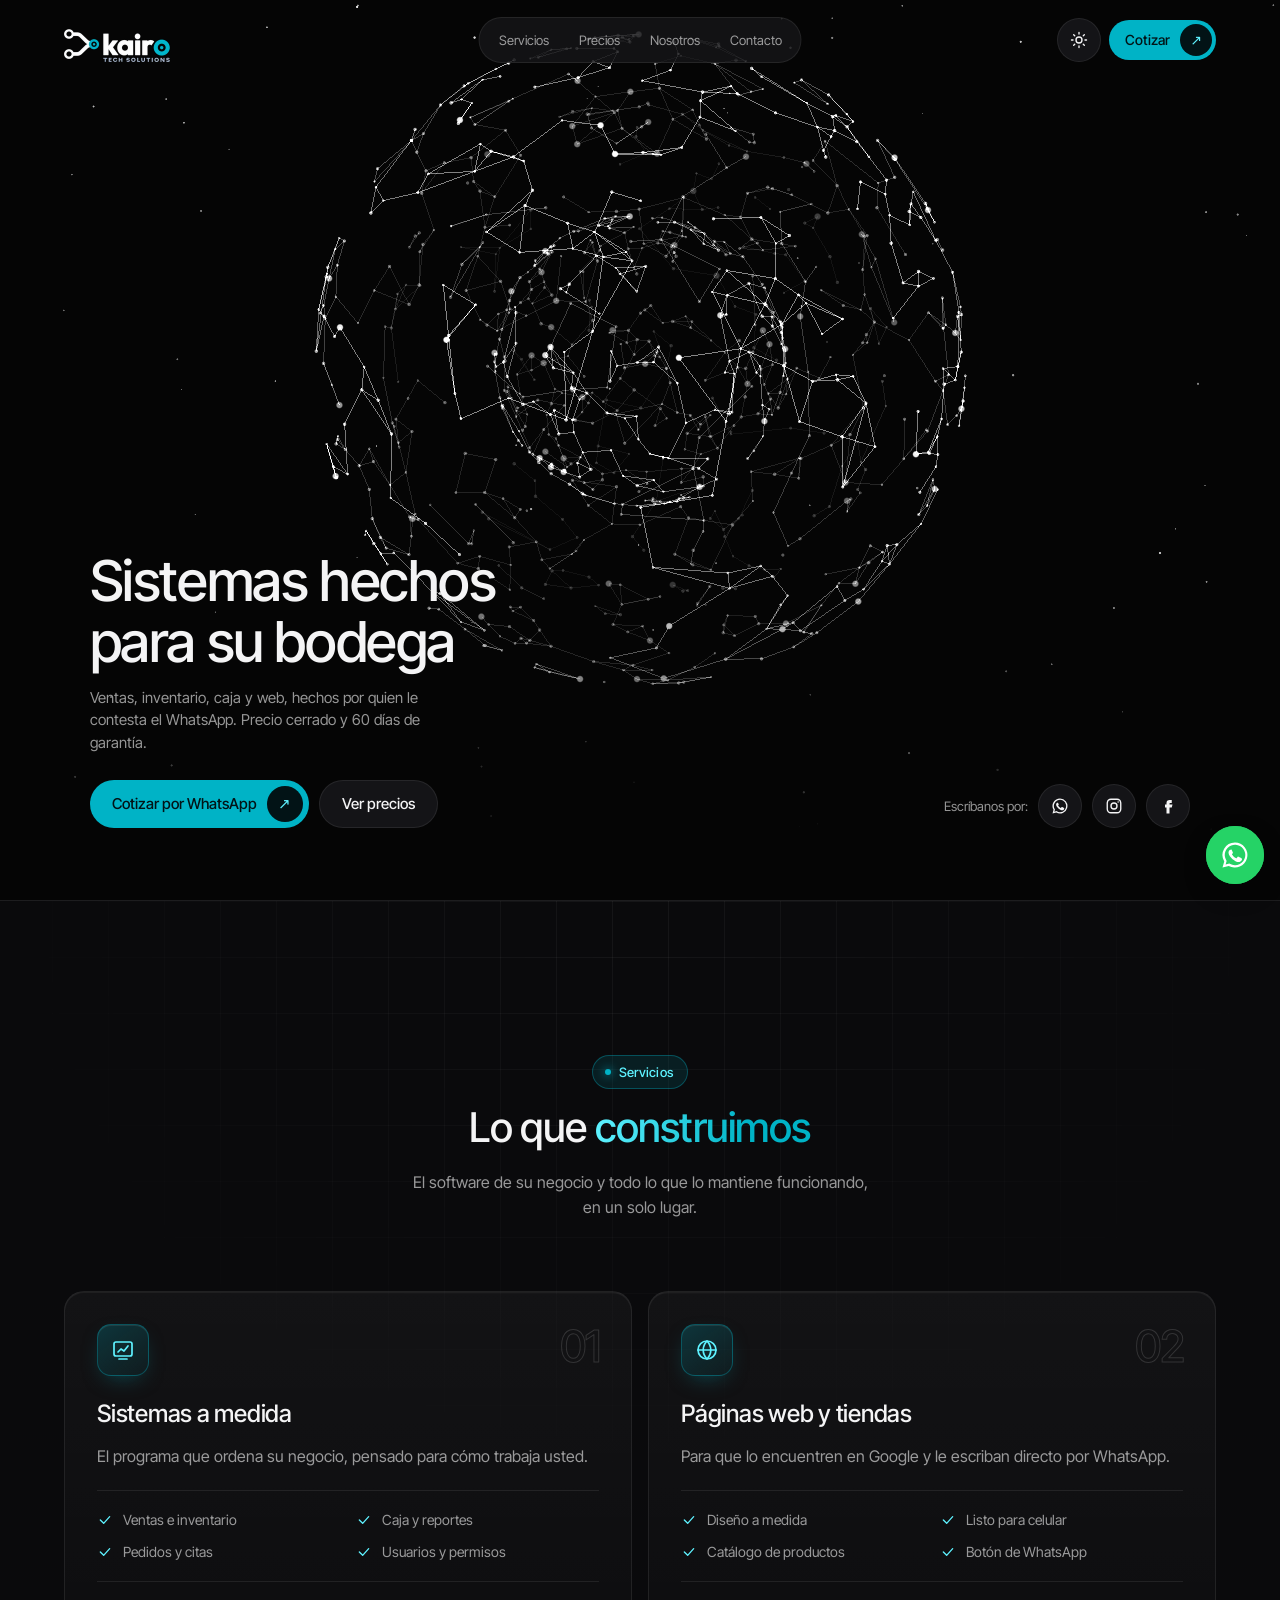
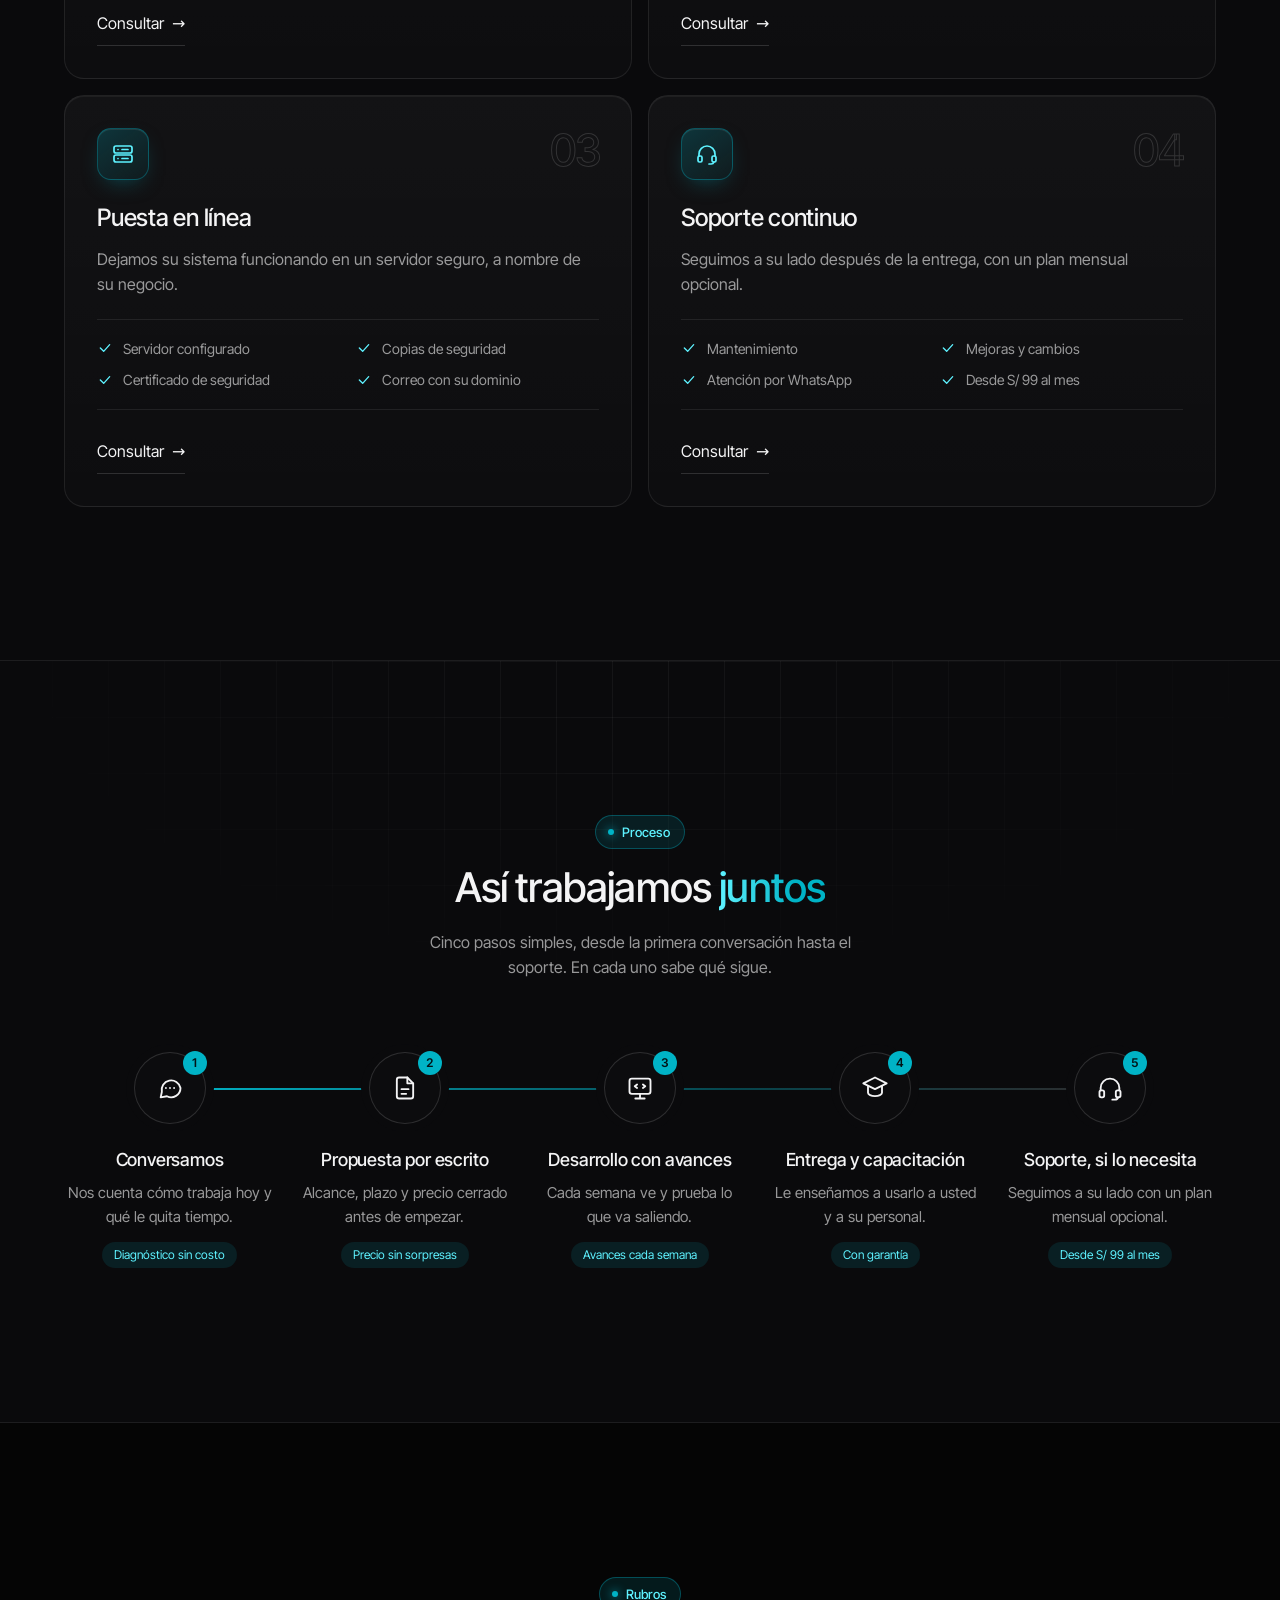
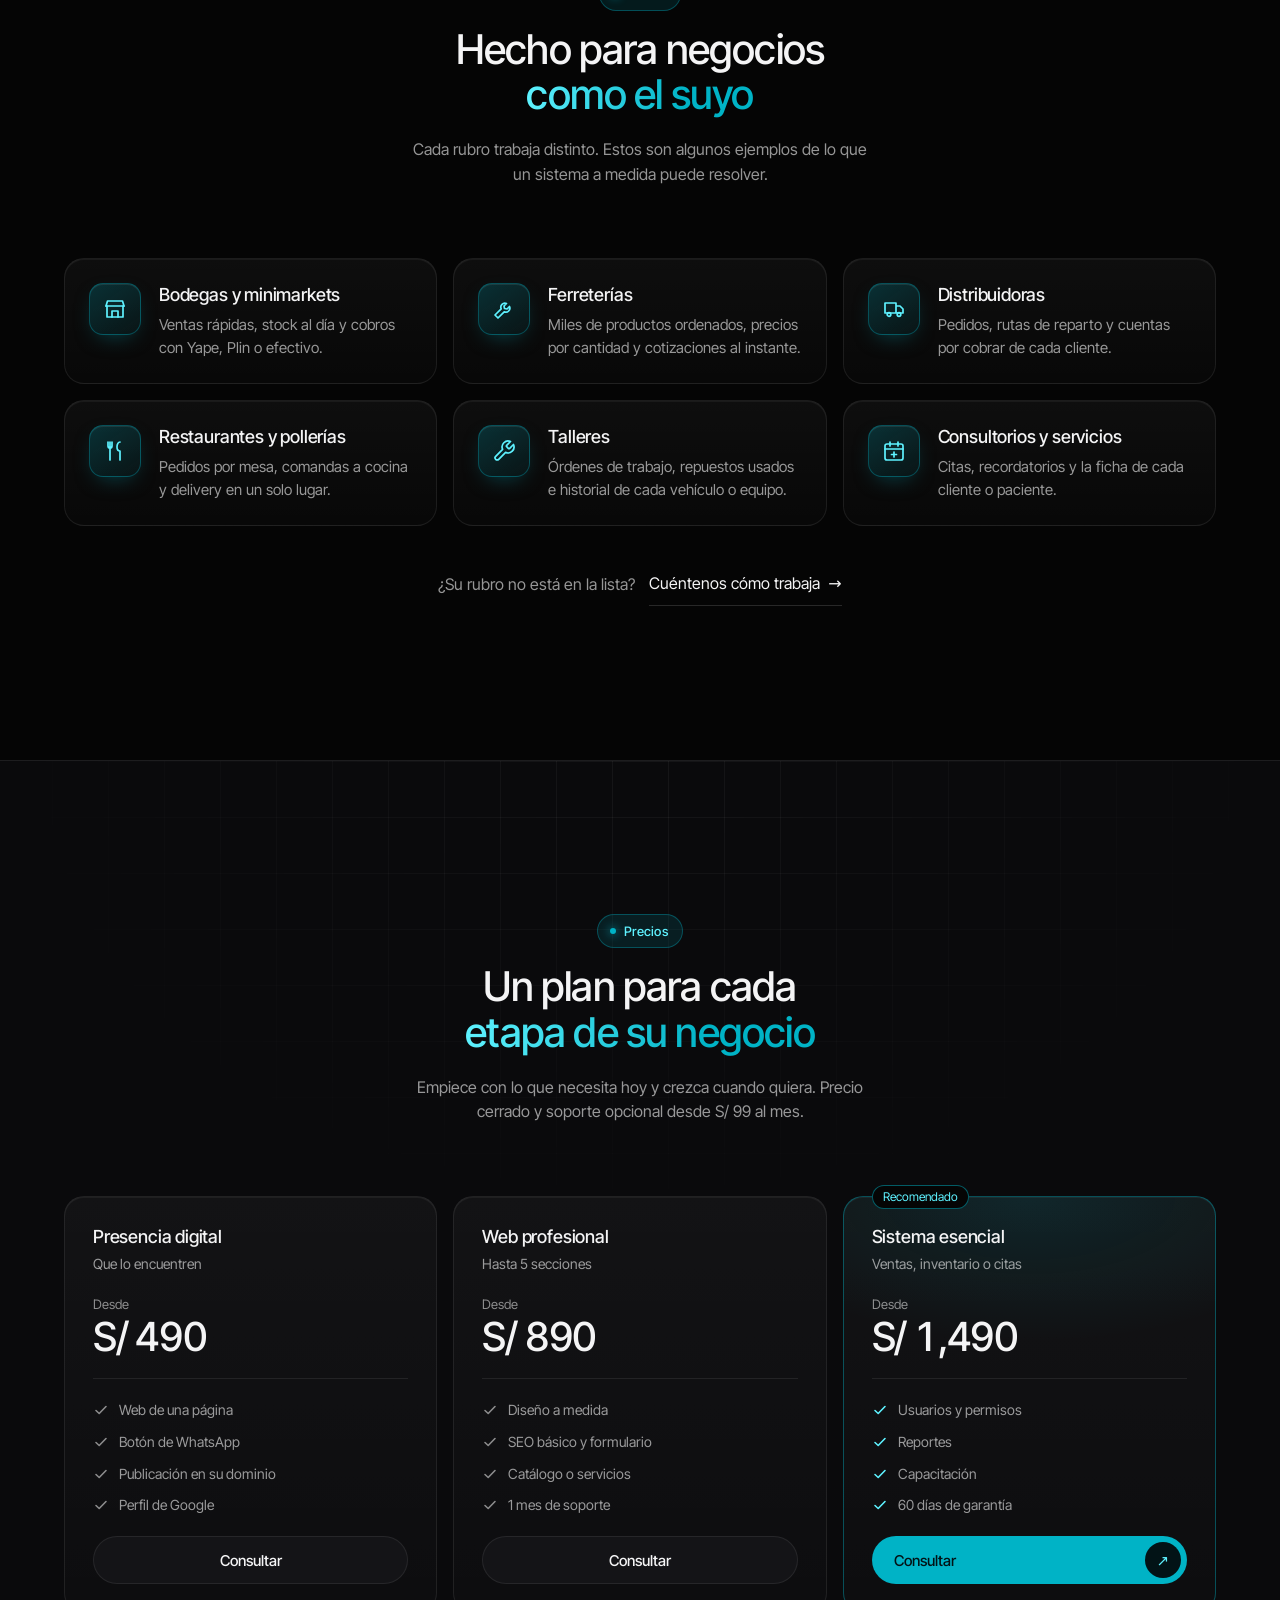
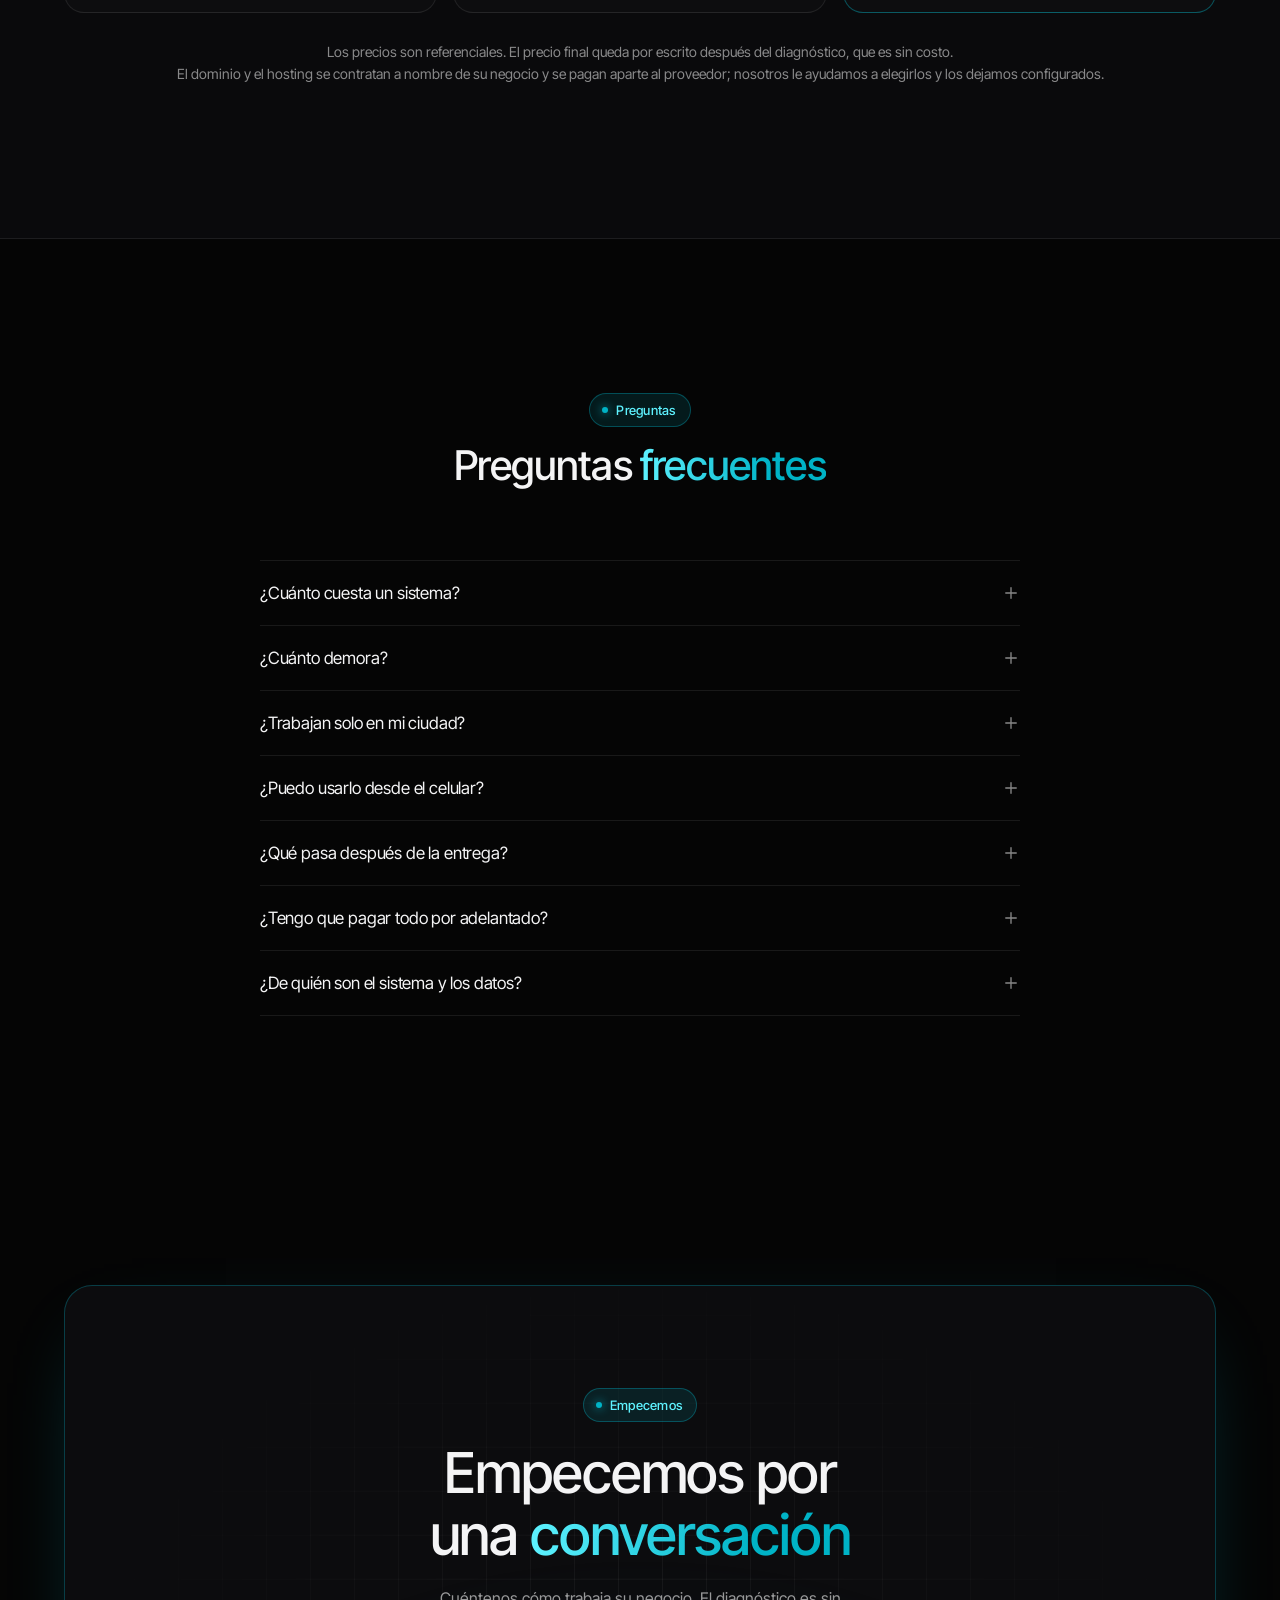
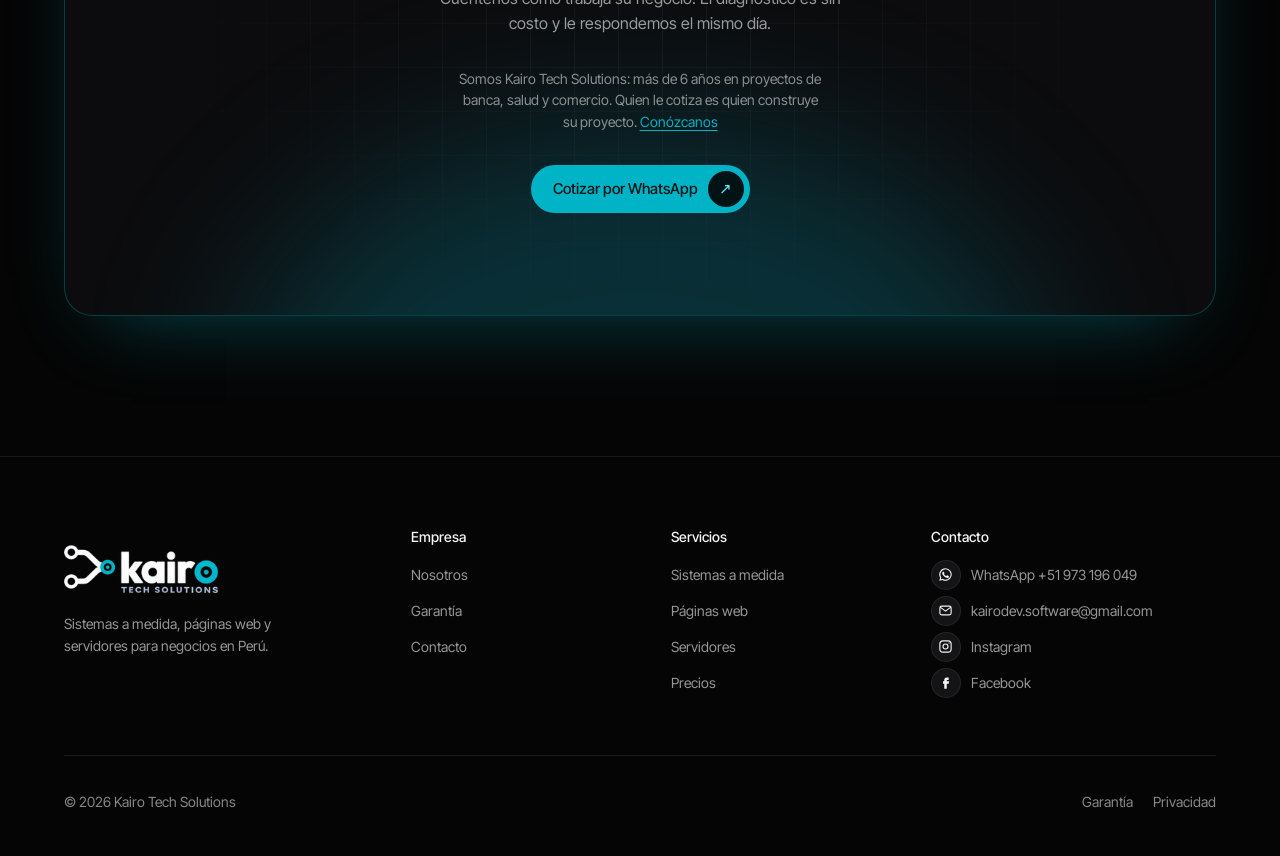
<file: index.html>
<!DOCTYPE html><html lang="es" data-tema="oscuro"><head><meta charset="utf-8"><script>
      // Antes de pintar: aplica el tema guardado para que no parpadee
      try { if (localStorage.getItem("tema") === "claro") document.documentElement.dataset.tema = "claro"; } catch (e) {}
    </script><meta name="viewport" content="width=device-width, initial-scale=1"><title>Kairo Tech Solutions · Sistemas a medida y webs para negocios en Perú</title><link rel="preload" href="/_astro/inter-tight-latin-wght-normal.DX-nOvPD.woff2" as="font" type="font/woff2" crossorigin><link rel="preconnect" href="https://wa.me"><meta name="description" content="Sistemas a medida, páginas web y servidores para negocios en Perú. Trato directo con quien programa y garantía de 60 días."><link rel="canonical" href="https://kairodev.pages.dev/"><meta property="og:title" content="Kairo Tech Solutions · Sistemas a medida y webs para negocios en Perú"><meta property="og:description" content="Sistemas a medida, páginas web y servidores para negocios en Perú. Trato directo con quien programa y garantía de 60 días."><meta property="og:image" content="https://kairodev.pages.dev/marca/logo-horizontal.png"><meta property="og:type" content="website"><meta property="og:locale" content="es_PE"><link rel="icon" href="/favicon.png"><link rel="apple-touch-icon" href="/apple-touch-icon.png"><meta name="theme-color" content="#050505"><script type="application/ld+json">{"@context":"https://schema.org","@type":"ProfessionalService","name":"Kairo Tech Solutions","url":"https://kairodev.pages.dev","description":"Sistemas a medida, páginas web y servidores para negocios en Perú. Trato directo con quien programa y garantía de 60 días.","logo":"https://kairodev.pages.dev/marca/logo-horizontal.png","image":"https://kairodev.pages.dev/marca/logo-horizontal.png","telephone":"+51973196049","email":"kairodev.software@gmail.com","areaServed":{"@type":"Country","name":"Perú"},"priceRange":"S/ 490 - S/ 1,490","sameAs":["https://www.instagram.com/kairo.techsolutions/","https://www.facebook.com/kairotechsolutions.pe"],"hasOfferCatalog":{"@type":"OfferCatalog","name":"Servicios","itemListElement":[{"@type":"Offer","name":"Página web de una página","price":"490","priceCurrency":"PEN"},{"@type":"Offer","name":"Web profesional","price":"890","priceCurrency":"PEN"},{"@type":"Offer","name":"Sistema de ventas, inventario o citas","price":"1490","priceCurrency":"PEN"},{"@type":"Offer","name":"Soporte mensual","price":"99","priceCurrency":"PEN"}]}}</script><style>/*! tailwindcss v4.3.5 | MIT License | https://tailwindcss.com */
@layer properties{@supports (((-webkit-hyphens:none)) and (not (margin-trim:block))) or ((-moz-orient:inline) and (not (color:rgb(from red r g b)))){*,:before,:after,::backdrop{--tw-rotate-x:initial;--tw-rotate-y:initial;--tw-rotate-z:initial;--tw-skew-x:initial;--tw-skew-y:initial;--tw-border-style:solid;--tw-shadow:0 0 #0000;--tw-shadow-color:initial;--tw-shadow-alpha:100%;--tw-inset-shadow:0 0 #0000;--tw-inset-shadow-color:initial;--tw-inset-shadow-alpha:100%;--tw-ring-color:initial;--tw-ring-shadow:0 0 #0000;--tw-inset-ring-color:initial;--tw-inset-ring-shadow:0 0 #0000;--tw-ring-inset:initial;--tw-ring-offset-width:0px;--tw-ring-offset-color:#fff;--tw-ring-offset-shadow:0 0 #0000;--tw-outline-style:solid;--tw-blur:initial;--tw-brightness:initial;--tw-contrast:initial;--tw-grayscale:initial;--tw-hue-rotate:initial;--tw-invert:initial;--tw-opacity:initial;--tw-saturate:initial;--tw-sepia:initial;--tw-drop-shadow:initial;--tw-drop-shadow-color:initial;--tw-drop-shadow-alpha:100%;--tw-drop-shadow-size:initial;--tw-backdrop-blur:initial;--tw-backdrop-brightness:initial;--tw-backdrop-contrast:initial;--tw-backdrop-grayscale:initial;--tw-backdrop-hue-rotate:initial;--tw-backdrop-invert:initial;--tw-backdrop-opacity:initial;--tw-backdrop-saturate:initial;--tw-backdrop-sepia:initial;--tw-ease:initial}}}@layer theme{:root,:host{--font-sans:-apple-system, BlinkMacSystemFont, "Segoe UI", Roboto, "Helvetica Neue", "Noto Sans", Arial, sans-serif, "Apple Color Emoji", "Segoe UI Emoji", "Segoe UI Symbol", "Noto Color Emoji";--font-mono:ui-monospace, SFMono-Regular, Menlo, Monaco, Consolas, "Liberation Mono", "Courier New", monospace;--ease-in:cubic-bezier(.4, 0, 1, 1);--ease-out:cubic-bezier(0, 0, .2, 1);--ease-in-out:cubic-bezier(.4, 0, .2, 1);--default-transition-duration:.15s;--default-transition-timing-function:cubic-bezier(.4, 0, .2, 1);--default-font-family:var(--font-sans);--default-mono-font-family:var(--font-mono)}}@layer base{*,:after,:before,::backdrop{box-sizing:border-box;border:0 solid;margin:0;padding:0}::file-selector-button{box-sizing:border-box;border:0 solid;margin:0;padding:0}html,:host{-webkit-text-size-adjust:100%;tab-size:4;line-height:1.5;font-family:var(--default-font-family,-apple-system, BlinkMacSystemFont, "Segoe UI", Roboto, "Helvetica Neue", "Noto Sans", Arial, sans-serif, "Apple Color Emoji", "Segoe UI Emoji", "Segoe UI Symbol", "Noto Color Emoji");font-feature-settings:var(--default-font-feature-settings,normal);font-variation-settings:var(--default-font-variation-settings,normal);-webkit-tap-highlight-color:transparent}hr{height:0;color:inherit;border-top-width:1px}abbr:where([title]){text-decoration:underline dotted}h1,h2,h3,h4,h5,h6{font-size:inherit;font-weight:inherit}a{color:inherit;-webkit-text-decoration:inherit;-webkit-text-decoration:inherit;-webkit-text-decoration:inherit;text-decoration:inherit}b,strong{font-weight:bolder}code,kbd,samp,pre{font-family:var(--default-mono-font-family,ui-monospace, SFMono-Regular, Menlo, Monaco, Consolas, "Liberation Mono", "Courier New", monospace);font-feature-settings:var(--default-mono-font-feature-settings,normal);font-variation-settings:var(--default-mono-font-variation-settings,normal);font-size:1em}small{font-size:80%}sub,sup{vertical-align:baseline;font-size:75%;line-height:0;position:relative}sub{bottom:-.25em}sup{top:-.5em}table{text-indent:0;border-color:inherit;border-collapse:collapse}:-moz-focusring:where(:not(iframe)){outline:auto}progress{vertical-align:baseline}summary{display:list-item}ol,ul,menu{list-style:none}img,svg,video,canvas,audio,iframe,embed,object{vertical-align:middle;display:block}img,video{max-width:100%;height:auto}button,input,select,optgroup,textarea{font:inherit;font-feature-settings:inherit;font-variation-settings:inherit;letter-spacing:inherit;color:inherit;opacity:1;background-color:#0000;border-radius:0}::file-selector-button{font:inherit;font-feature-settings:inherit;font-variation-settings:inherit;letter-spacing:inherit;color:inherit;opacity:1;background-color:#0000;border-radius:0}:where(select:is([multiple],[size])) optgroup{font-weight:bolder}:where(select:is([multiple],[size])) optgroup option{padding-inline-start:20px}::file-selector-button{margin-inline-end:4px}::placeholder{opacity:1}@supports (not ((-webkit-appearance:-apple-pay-button))) or (contain-intrinsic-size:1px){::placeholder{color:currentColor}@supports (color:color-mix(in lab, red, red)){::placeholder{color:color-mix(in oklab, currentcolor 50%, transparent)}}}textarea{resize:vertical}::-webkit-search-decoration{-webkit-appearance:none}::-webkit-date-and-time-value{min-height:1lh;text-align:inherit}::-webkit-datetime-edit{display:inline-flex}::-webkit-datetime-edit-fields-wrapper{padding:0}::-webkit-datetime-edit{padding-block:0}::-webkit-datetime-edit-year-field{padding-block:0}::-webkit-datetime-edit-month-field{padding-block:0}::-webkit-datetime-edit-day-field{padding-block:0}::-webkit-datetime-edit-hour-field{padding-block:0}::-webkit-datetime-edit-minute-field{padding-block:0}::-webkit-datetime-edit-second-field{padding-block:0}::-webkit-datetime-edit-millisecond-field{padding-block:0}::-webkit-datetime-edit-meridiem-field{padding-block:0}::-webkit-calendar-picker-indicator{line-height:1}:-moz-ui-invalid{box-shadow:none}button,input:where([type=button],[type=reset],[type=submit]){appearance:button}::file-selector-button{appearance:button}::-webkit-inner-spin-button{height:auto}::-webkit-outer-spin-button{height:auto}[hidden]:where(:not([hidden=until-found])){display:none!important}}@layer components;@layer utilities{.visible{visibility:visible}.flex{display:flex}.hidden{display:none}.transform{transform:var(--tw-rotate-x, ) var(--tw-rotate-y, ) var(--tw-rotate-z, ) var(--tw-skew-x, ) var(--tw-skew-y, )}.resize{resize:both}.flex-wrap{flex-wrap:wrap}.border{border-style:var(--tw-border-style);border-width:1px}.text-wrap{text-wrap:wrap}.ring{--tw-ring-shadow:var(--tw-ring-inset, ) 0 0 0 calc(1px + var(--tw-ring-offset-width)) var(--tw-ring-color,currentcolor);box-shadow:var(--tw-inset-shadow), var(--tw-inset-ring-shadow), var(--tw-ring-offset-shadow), var(--tw-ring-shadow), var(--tw-shadow)}.outline{outline-style:var(--tw-outline-style);outline-width:1px}.filter{filter:var(--tw-blur, ) var(--tw-brightness, ) var(--tw-contrast, ) var(--tw-grayscale, ) var(--tw-hue-rotate, ) var(--tw-invert, ) var(--tw-saturate, ) var(--tw-sepia, ) var(--tw-drop-shadow, )}.backdrop-filter{backdrop-filter:var(--tw-backdrop-blur, ) var(--tw-backdrop-brightness, ) var(--tw-backdrop-contrast, ) var(--tw-backdrop-grayscale, ) var(--tw-backdrop-hue-rotate, ) var(--tw-backdrop-invert, ) var(--tw-backdrop-opacity, ) var(--tw-backdrop-saturate, ) var(--tw-backdrop-sepia, )}.transition{transition-property:color,background-color,border-color,outline-color,text-decoration-color,fill,stroke,--tw-gradient-from,--tw-gradient-via,--tw-gradient-to,opacity,box-shadow,transform,translate,scale,rotate,filter,-webkit-backdrop-filter,backdrop-filter,display,content-visibility,overlay,pointer-events;transition-timing-function:var(--tw-ease,var(--default-transition-timing-function));transition-duration:var(--tw-duration,var(--default-transition-duration))}.ease-in{--tw-ease:var(--ease-in);transition-timing-function:var(--ease-in)}.ease-in-out{--tw-ease:var(--ease-in-out);transition-timing-function:var(--ease-in-out)}.ease-out{--tw-ease:var(--ease-out);transition-timing-function:var(--ease-out)}}@font-face{font-family:Inter Tight Variable;font-style:normal;font-display:swap;font-weight:100 900;src:url(/_astro/inter-tight-cyrillic-ext-wght-normal.okcGN4Nq.woff2)format("woff2-variations");unicode-range:U+460-52F,U+1C80-1C8A,U+20B4,U+2DE0-2DFF,U+A640-A69F,U+FE2E-FE2F}@font-face{font-family:Inter Tight Variable;font-style:normal;font-display:swap;font-weight:100 900;src:url(/_astro/inter-tight-cyrillic-wght-normal.BS41q_Tv.woff2)format("woff2-variations");unicode-range:U+301,U+400-45F,U+490-491,U+4B0-4B1,U+2116}@font-face{font-family:Inter Tight Variable;font-style:normal;font-display:swap;font-weight:100 900;src:url(/_astro/inter-tight-greek-ext-wght-normal.DQgQPNk4.woff2)format("woff2-variations");unicode-range:U+1F??}@font-face{font-family:Inter Tight Variable;font-style:normal;font-display:swap;font-weight:100 900;src:url(/_astro/inter-tight-greek-wght-normal.sS1B39LI.woff2)format("woff2-variations");unicode-range:U+370-377,U+37A-37F,U+384-38A,U+38C,U+38E-3A1,U+3A3-3FF}@font-face{font-family:Inter Tight Variable;font-style:normal;font-display:swap;font-weight:100 900;src:url(/_astro/inter-tight-vietnamese-wght-normal.TKKdAiBA.woff2)format("woff2-variations");unicode-range:U+102-103,U+110-111,U+128-129,U+168-169,U+1A0-1A1,U+1AF-1B0,U+300-301,U+303-304,U+308-309,U+323,U+329,U+1EA0-1EF9,U+20AB}@font-face{font-family:Inter Tight Variable;font-style:normal;font-display:swap;font-weight:100 900;src:url(/_astro/inter-tight-latin-ext-wght-normal.B4u9PlvR.woff2)format("woff2-variations");unicode-range:U+100-2BA,U+2BD-2C5,U+2C7-2CC,U+2CE-2D7,U+2DD-2FF,U+304,U+308,U+329,U+1D00-1DBF,U+1E00-1E9F,U+1EF2-1EFF,U+2020,U+20A0-20AB,U+20AD-20C0,U+2113,U+2C60-2C7F,U+A720-A7FF}@font-face{font-family:Inter Tight Variable;font-style:normal;font-display:swap;font-weight:100 900;src:url(/_astro/inter-tight-latin-wght-normal.DX-nOvPD.woff2)format("woff2-variations");unicode-range:U+??,U+131,U+152-153,U+2BB-2BC,U+2C6,U+2DA,U+2DC,U+304,U+308,U+329,U+2000-206F,U+20AC,U+2122,U+2191,U+2193,U+2212,U+2215,U+FEFF,U+FFFD}:root{color-scheme:dark;--tinte:255 255 255;--fondo:#050505;--superficie:#0c0c0e;--superficie-2:#141417;--borde:rgb(var(--tinte) / 8%);--borde-fuerte:rgb(var(--tinte) / 14%);--texto:#f4f4f5;--texto-2:rgb(var(--tinte) / 58%);--texto-3:rgb(var(--tinte) / 52%);--acento:#00b3c6;--acento-claro:#5ef2ff;--sobre-acento:#021316;--acento-texto:#5ef2ff;--superficie-3:#1d1d22;--nav-fijo:#050505cc;--nav-pildora:#161618d9;--sombra-tarjeta:inset 0 1px 0 #ffffff0d;--banda:#0a0a0c;--resalta:linear-gradient(90deg, #5ef2ff, #00b3c6 70%);--acento-suave:#00b3c61f;--fuente:"Inter Tight Variable", "Inter Tight", system-ui, sans-serif;--radio-s:12px;--radio-m:20px;--radio-l:28px;--pildora:999px;--margen:clamp(16px, 5vw, 80px);--seccion:clamp(88px, 12vw, 160px);--ancho:1200px;--ease:cubic-bezier(.22, 1, .36, 1);--rapido:.16s;--medio:.28s;--lento:.6s}:root[data-tema=claro]{color-scheme:light;--tinte:0 0 0;--fondo:#f6f6f7;--superficie:#fff;--superficie-2:#ececee;--superficie-3:#e2e2e5;--borde:#00000017;--borde-fuerte:#00000029;--texto:#0b0b0c;--texto-2:#000000a8;--texto-3:#00000094;--acento-texto:#00707d;--nav-fijo:#f6f6f7d9;--nav-pildora:#ffffffd9;--sombra-tarjeta:0 1px 2px #0000000a, 0 8px 24px -12px #0000001a;--banda:#ebedf0;--resalta:linear-gradient(90deg, #00808f, #00a3b5 70%)}[data-tema=claro] .tarjeta{background:var(--superficie)}[data-tema=claro] .tarjeta--destacada{background:radial-gradient(120% 50% at 50% 0%, #00b3c61a, transparent 70%), var(--superficie)}[data-tema=claro] .btn--primario:hover{box-shadow:0 8px 24px -8px #00b3c699}.logo-claro{display:none!important}[data-tema=claro] .logo-claro{display:block!important}[data-tema=claro] .logo-oscuro{display:none!important}.cambiando-tema,.cambiando-tema *{transition:background-color var(--medio), color var(--medio), border-color var(--medio)!important}html{background:var(--fondo);color:var(--texto);-webkit-font-smoothing:antialiased;scroll-behavior:smooth;scroll-padding-top:80px}body{font-family:var(--fuente);margin:0;font-size:16px;line-height:1.55;overflow-x:hidden}a{color:inherit;text-decoration:none}img{max-width:100%;height:auto;display:block}h1,h2,h3{text-wrap:balance;margin:0;font-weight:500}h2{letter-spacing:-.02em;font-size:clamp(32px,3.2vw,48px);line-height:1.1}h3{letter-spacing:-.01em;font-size:20px;line-height:1.3}p{margin:0}:focus-visible{outline:2px solid var(--acento);outline-offset:3px;border-radius:6px}.sr-only{clip:rect(0 0 0 0);white-space:nowrap;width:1px;height:1px;position:absolute;overflow:hidden}.contenedor{width:100%;max-width:calc(var(--ancho) + 2 * var(--margen));padding-inline:var(--margen);margin-inline:auto}.seccion{padding-block:var(--seccion)}.btn{border-radius:var(--pildora);cursor:pointer;min-height:48px;transition:transform var(--rapido) var(--ease), background-color var(--rapido), box-shadow var(--medio);border:0;align-items:center;gap:10px;padding:6px 6px 6px 22px;font-family:inherit;font-size:15px;font-weight:500;display:inline-flex}.btn:active{transform:scale(.97)}.btn--primario{background:var(--acento);color:var(--sobre-acento)}.btn--primario:hover{background:var(--acento-claro);box-shadow:0 0 32px #00b3c659}.btn__flecha{border-radius:var(--pildora);background:var(--sobre-acento);width:36px;height:36px;color:var(--acento-claro);transition:transform var(--medio) var(--ease);place-items:center;display:grid}.btn--primario:hover .btn__flecha{transform:rotate(-45deg)}.btn--secundario{background:var(--superficie-2);color:var(--texto);border:1px solid var(--borde);padding:0 22px}.btn--secundario:hover{background:var(--superficie-3)}.btn--chico{min-height:40px;padding:4px 4px 4px 16px;font-size:14px}.btn--chico .btn__flecha{width:32px;height:32px}.nav{z-index:40;padding:18px var(--margen);transition:background-color var(--medio), border-color var(--medio), padding var(--medio) var(--ease);border-bottom:1px solid #0000;justify-content:space-between;align-items:center;gap:16px;display:flex;position:fixed;inset:0 0 auto}.nav--fijo{background:var(--nav-fijo);border-bottom-color:var(--borde);padding-block:10px}.nav__logo img{width:auto;height:44px}.nav__links{border:1px solid var(--borde);border-radius:var(--pildora);background:var(--nav-pildora);gap:2px;padding:5px;display:flex;position:absolute;left:50%;transform:translate(-50%)}.nav__links a{border-radius:var(--pildora);color:var(--texto-2);transition:color var(--rapido), background-color var(--rapido);padding:7px 14px;font-size:13px}.nav__links a:hover,.nav__links a[aria-current=page]{color:var(--texto);background:rgb(var(--tinte) / 6%)}.nav__boton-menu{border-radius:var(--pildora);border:1px solid var(--borde);background:var(--superficie-2);width:44px;height:44px;color:var(--texto);cursor:pointer;place-items:center;display:none}.nav__boton-menu svg{width:18px;height:18px}.nav__acciones{align-items:center;gap:8px;display:flex}.tema{border-radius:var(--pildora);border:1px solid var(--borde);background:var(--superficie-2);width:44px;height:44px;color:var(--texto);cursor:pointer;transition:background-color var(--rapido), transform var(--rapido) var(--ease);place-items:center;display:grid}.tema:hover{background:var(--superficie-3)}.tema:active{transform:scale(.94)}.tema svg{width:18px;height:18px}.tema .icono-luna,[data-tema=claro] .tema .icono-sol{display:none}[data-tema=claro] .tema .icono-luna{display:block}.menu-movil{z-index:50;padding:18px var(--margen) 32px;background:var(--fondo);opacity:0;visibility:hidden;transition:opacity var(--medio) var(--ease), transform var(--medio) var(--ease), visibility 0s linear var(--medio);flex-direction:column;display:flex;position:fixed;inset:0;transform:translateY(-8px)}.menu-movil[data-abierto]{opacity:1;visibility:visible;transition-delay:0s;transform:none}.menu-movil__cabecera{justify-content:space-between;align-items:center;display:flex}.menu-movil__cabecera img{width:auto;height:44px}.menu-movil nav{flex-direction:column;margin-top:40px;display:flex}.menu-movil nav a{letter-spacing:-.02em;border-bottom:1px solid var(--borde);padding:12px 0;font-size:28px;display:block}.menu-movil .btn{justify-content:space-between;margin-top:auto}@media (width<=900px){.nav__links,.nav .btn--chico{display:none}.nav__boton-menu{display:grid}}.hero{background:var(--fondo);isolation:isolate;min-height:100svh;position:relative;overflow:hidden}.hero [data-globo]{z-index:0;opacity:0;transition:opacity 1.6s .2s;position:absolute;inset:0;-webkit-mask-image:linear-gradient(#000 58%,#0009 76%,#0000 94%);mask-image:linear-gradient(#000 58%,#0009 76%,#0000 94%)}.globo-listo [data-globo]{opacity:1}.hero__contenido{z-index:2;grid-template-columns:1fr auto;align-items:end;gap:32px;padding:0 clamp(16px,7vw,120px) clamp(36px,8vh,80px);display:grid;position:absolute;inset:auto 0 0}.hero h1{letter-spacing:-.025em;margin-bottom:14px;font-size:clamp(40px,4.4vw,68px);line-height:1.08}.hero h1 .l{display:block}.hero .rota{display:inline-block}.hero__bajada{max-width:40ch;color:var(--texto-2);margin-bottom:26px;font-size:15px;line-height:1.5}.hero__acciones{flex-wrap:wrap;gap:10px;display:flex}.canales{color:var(--texto-2);align-items:center;gap:10px;font-size:13px;display:flex}.canales a{background:var(--superficie-2);border:1px solid var(--borde);width:44px;height:44px;color:var(--texto);transition:background-color var(--rapido), color var(--rapido);border-radius:50%;place-items:center;display:grid}.canales a:hover{background:var(--acento);color:var(--sobre-acento)}.canales svg{width:18px;height:18px}@media (width<=860px){.hero__contenido{grid-template-columns:1fr;gap:28px;padding-bottom:32px}.hero h1{font-size:clamp(36px,10vw,46px)}}.cierre__nosotros{font-size:14px;color:var(--texto-3)!important}.cierre__nosotros a{color:var(--acento);text-underline-offset:3px;text-decoration:underline}.wa-flotante{right:max(16px, env(safe-area-inset-right));bottom:max(16px, env(safe-area-inset-bottom));z-index:45;color:#fff;width:58px;height:58px;transition:transform var(--rapido), box-shadow var(--rapido);background:#25d366;border-radius:50%;place-items:center;display:grid;position:fixed;box-shadow:0 10px 30px -8px #00000073}.wa-flotante:hover{transform:translateY(-3px);box-shadow:0 14px 34px -8px #0000008c}.wa-flotante svg{width:30px;height:30px}.wa-flotante:after{content:"";border-radius:inherit;pointer-events:none;border:2px solid #25d366;animation:2.4s ease-out infinite wa-latido;position:absolute;inset:0}@keyframes wa-latido{0%{opacity:.7;transform:scale(1)}to{opacity:0;transform:scale(1.35)}}@media (prefers-reduced-motion:reduce){.wa-flotante:after{opacity:0;animation:none}}body:has(.menu-movil[data-abierto]) .wa-flotante{display:none}.aparece{opacity:0;filter:blur(8px);animation:aparece .9s var(--ease) forwards;transform:translateY(14px)}.aparece:nth-child(2){animation-delay:.12s}.d1{animation-delay:.3s}.d2{animation-delay:.42s}.d3{animation-delay:.54s}@keyframes aparece{to{opacity:1;filter:blur();transform:none}}.listo .aparece{opacity:1;filter:none;animation:none;transform:none}.listo [data-globo]{opacity:1;transition:none}.js-anim [data-revelar]{opacity:0;filter:blur(6px);transition:opacity var(--lento) var(--ease), filter var(--lento) var(--ease), transform var(--lento) var(--ease);transform:translateY(16px)}.js-anim [data-revelar].visto{opacity:1;filter:none;transform:none}.js-anim [data-revelar].fin{transition:none}.cabecera{gap:20px;margin-bottom:clamp(40px,6vw,72px);display:grid}.cabecera p{color:var(--texto-2);max-width:52ch}.cabecera--centrada{text-align:center;justify-items:center}.cabecera--centrada h2{max-width:18ch}.etiqueta{border-radius:var(--pildora);background:var(--acento-suave);color:var(--acento-texto);letter-spacing:.02em;border:1px solid #00b3c659;align-items:center;gap:8px;padding:6px 14px 6px 12px;font-size:13px;font-weight:500;display:inline-flex}.etiqueta:before{content:"";background:var(--acento);width:6px;height:6px;box-shadow:0 0 10px var(--acento);border-radius:50%}.cabecera--centrada .etiqueta{margin-bottom:-4px}.resalta{background:var(--resalta);color:#0000;-webkit-background-clip:text;background-clip:text}.cabecera--centrada p{margin-inline:auto}.seccion--banda{isolation:isolate;background:var(--banda);border-block:1px solid var(--borde);position:relative}.seccion--banda:before{content:"";z-index:-1;pointer-events:none;background-image:linear-gradient(rgb(var(--tinte) / 5%) 1px, transparent 1px), linear-gradient(90deg, rgb(var(--tinte) / 5%) 1px, transparent 1px);background-position:top;background-size:56px 56px;position:absolute;inset:0;-webkit-mask-image:radial-gradient(70% 60% at 50% 0,#000,#0000 75%);mask-image:radial-gradient(70% 60% at 50% 0,#000,#0000 75%)}.seccion--banda .ruta__nodo{box-shadow:0 0 0 8px var(--banda)}.seccion--banda .ruta li:hover .ruta__nodo{box-shadow:0 0 0 8px var(--banda), 0 0 32px #00b3c64d}.seccion--banda+.seccion--banda{border-top:0}.tarjeta{border-radius:var(--radio-m);background:linear-gradient(180deg, rgb(var(--tinte) / 4%), rgb(var(--tinte) / 1.5%));border:1px solid var(--borde);box-shadow:var(--sombra-tarjeta);transition:border-color var(--medio);transition:border-color var(--medio), transform var(--medio) var(--ease), box-shadow var(--medio);padding:28px;position:relative}@media (hover:hover){.tarjeta:hover{box-shadow:var(--sombra-tarjeta), 0 18px 40px -20px #00b3c659;border-color:#00b3c666;transform:translateY(-4px)}.grafico.tarjeta:hover,.panel.tarjeta:hover{transform:none}}.tarjeta p{color:var(--texto-2)}.tarjeta--destacada{background:radial-gradient(120% 50% at 50% 0%, #00b3c61f, transparent 70%), linear-gradient(180deg, rgb(var(--tinte) / 4%), rgb(var(--tinte) / 1.5%));border-color:#00b3c666}.tarjeta--destacada:hover{border-color:#00b3c699}.ejemplo{border-radius:var(--pildora);border:1px dashed var(--borde-fuerte);color:var(--texto-3);white-space:nowrap;align-items:center;padding:2px 8px;font-size:11px;line-height:1.6;display:inline-flex}.punto{background:var(--acento);width:6px;height:6px;box-shadow:0 0 10px var(--acento);border-radius:50%;flex:none}.frag{border:1px solid var(--borde);border-radius:var(--radio-s);background:var(--fondo);color:var(--texto-2);font-size:13px;overflow:hidden}.frag__barra{border-bottom:1px solid var(--borde);color:var(--texto);justify-content:space-between;align-items:center;gap:12px;padding:10px 14px;display:flex}.frag table{border-collapse:collapse;font-variant-numeric:tabular-nums;width:100%}.frag th{text-align:left;color:var(--texto-3);padding:8px 14px;font-weight:400}.frag td{border-top:1px solid var(--borde);padding:9px 14px}.frag td:not(:first-child),.frag th:not(:first-child){text-align:right}.frag td:first-child{color:var(--texto)}.frag td:not(:first-child){white-space:nowrap}@media (width<=480px){.frag th,.frag td{padding-inline:10px}}.cian{color:var(--acento-texto)}.pilar__icono{width:52px;height:52px;color:var(--acento-texto);background:linear-gradient(145deg,#00b3c638,#00b3c60f);border:1px solid #00b3c659;border-radius:14px;flex:none;place-items:center;display:grid;box-shadow:inset 0 1px #ffffff14,0 8px 24px -12px #00b3c699}.pilar__icono svg{width:24px;height:24px}.pilar ul,.servicio ul{color:var(--texto-2);gap:8px;margin:0;padding:0;font-size:14px;list-style:none;display:grid}.pilar li,.servicio li{align-items:center;gap:10px;display:flex}.pilar li svg,.servicio li svg{width:16px;height:16px;color:var(--acento-texto);flex:none}.pilares{grid-template-columns:repeat(3,1fr);gap:16px;display:grid}.pilar{align-content:start;gap:16px;padding:32px 28px;display:grid}.pilar h3{margin-top:6px}.pilar ul{border-top:1px solid var(--borde);padding-top:18px}@media (width<=960px){.pilares{grid-template-columns:1fr}}.servicios{grid-template-columns:repeat(2,1fr);gap:16px;display:grid}.servicio{align-content:start;gap:14px;padding:32px;display:grid}.servicio__cabeza{justify-content:space-between;align-items:start;margin-bottom:8px;display:flex}.servicio__num{letter-spacing:-.04em;color:#0000;-webkit-text-stroke:1px var(--borde-fuerte);font-size:44px;font-weight:500;line-height:1}.servicio h3{font-size:24px}.servicio ul{border-block:1px solid var(--borde);grid-template-columns:1fr 1fr;gap:10px 16px;margin:8px 0 6px;padding:18px 0}.servicio .enlace-flecha{justify-self:start}@media (width<=860px){.servicios{grid-template-columns:1fr}}@media (width<=420px){.servicio{padding:24px 20px}.servicio ul{grid-template-columns:1fr}}.lista{margin:8px 0 0;padding:0;list-style:none;display:grid}.lista li{border-top:1px solid var(--borde);align-items:baseline;gap:14px;padding:14px 0;display:flex}.lista li .punto{transform:translateY(-3px)}.app{border-radius:var(--radio-m);border:1px solid var(--borde-fuerte);background:var(--superficie);max-width:1040px;color:var(--texto-2);margin-inline:auto;font-size:13px;overflow:hidden;box-shadow:0 40px 100px -40px #00b3c659,0 20px 50px -30px #00000080}.app__barra{border-bottom:1px solid var(--borde);background:var(--superficie-2);align-items:center;gap:14px;padding:12px 16px;display:flex}.app__puntos{gap:6px;display:flex}.app__puntos i{border-radius:50%;width:10px;height:10px}.app__puntos i:first-child{background:#ff5f57}.app__puntos i:nth-child(2){background:#febc2e}.app__puntos i:last-child{background:#28c840}.app__url{border-radius:var(--pildora);background:var(--fondo);max-width:320px;color:var(--texto-3);text-align:center;flex:1;margin-inline:auto;padding:4px 12px;font-size:12px}.app__cuerpo{grid-template-columns:170px 1fr;min-height:380px;display:grid}.app__menu{border-right:1px solid var(--borde);align-content:start;gap:2px;padding:16px 10px;display:grid}.app__menu span{border-radius:8px;padding:8px 12px}.app__menu .activo{background:var(--acento-suave);color:var(--acento-texto)}.app__main{align-content:start;gap:16px;padding:20px;display:grid}.app__saludo{gap:2px;display:grid}.app__saludo b{color:var(--texto);font-size:18px;font-weight:500}.app__kpis{grid-template-columns:repeat(3,1fr);gap:12px;display:grid}.app__kpi{border-radius:var(--radio-s);border:1px solid var(--borde);background:var(--fondo);gap:4px;padding:14px;display:grid}.app__kpi b{letter-spacing:-.02em;color:var(--texto);font-variant-numeric:tabular-nums;white-space:nowrap;font-size:clamp(20px,2.2vw,26px);font-weight:500}.app__kpi small{color:var(--texto-3);font-size:12px}.app__kpi small.sube{color:#16a34a}.app__kpi small.alerta{color:var(--acento-texto)}.app__fila{grid-template-columns:1.4fr 1fr;gap:12px;display:grid}.app__grafico,.app__lista{border-radius:var(--radio-s);border:1px solid var(--borde);background:var(--fondo);padding:14px}.app__titulo{color:var(--texto);justify-content:space-between;gap:8px;margin-bottom:10px;display:flex}.app__grafico svg{width:100%;height:130px;display:block}.app__dias{color:var(--texto-3);justify-content:space-between;margin-top:6px;font-size:11px;display:flex}.app__mov{border-top:1px solid var(--borde);grid-template-columns:auto 1fr auto;align-items:center;gap:10px;padding:9px 0;display:grid}.app__hora{color:var(--texto-3);font-variant-numeric:tabular-nums}.app__det{color:var(--texto);display:grid}.app__det small{color:var(--texto-3);font-size:11px}.app__mov b{color:var(--texto);font-variant-numeric:tabular-nums;font-weight:500}.app__puntos-lista{grid-template-columns:repeat(3,1fr);gap:24px;max-width:1040px;margin:40px auto 0;display:grid}.app__puntos-lista>div{align-items:baseline;gap:14px;display:flex}.app__puntos-lista .punto{transform:translateY(-3px)}.app__puntos-lista b{color:var(--texto);margin-bottom:4px;font-weight:500;display:block}.app__puntos-lista p{color:var(--texto-2);font-size:15px}@media (width<=900px){.app__cuerpo{grid-template-columns:1fr}.app__menu{border-right:0;border-bottom:1px solid var(--borde);padding:10px;display:flex;overflow:hidden}.app__menu span{white-space:nowrap}.app__fila{grid-template-columns:1fr}.app__puntos-lista{grid-template-columns:1fr;gap:16px}}@media (width<=560px){.app__kpis{grid-template-columns:1fr 1fr}.app__kpi:first-child{grid-column:1/-1}.app__barra .ejemplo{display:none}.app__main{padding:14px}}.ruta{position:relative}.ruta ol{grid-template-columns:repeat(5,1fr);gap:24px;margin:0;padding:0;list-style:none;display:grid;position:relative}.ruta li{text-align:center;align-content:start;justify-items:center;gap:10px;display:grid}.ruta h3{margin-top:14px;font-size:18px}.ruta p{color:var(--texto-2);max-width:24ch;font-size:15px}.ruta__linea{background:linear-gradient(90deg, var(--acento), #00b3c659 60%, var(--borde-fuerte));transform-origin:0;height:2px;transition:transform 1.2s var(--ease) .2s;border-radius:2px;position:absolute;top:36px;left:10%;right:10%}.js-anim .ruta .ruta__linea{transform:scaleX(0)}.js-anim .ruta.visto .ruta__linea{transform:none}.js-anim .ruta.fin .ruta__linea{transition:none}.ruta__nodo{background:var(--superficie);border:1px solid var(--borde-fuerte);width:72px;height:72px;color:var(--texto);box-shadow:0 0 0 8px var(--fondo);transition:border-color var(--medio), box-shadow var(--medio), color var(--medio);border-radius:50%;place-items:center;display:grid;position:relative}.ruta__nodo svg{width:28px;height:28px}.ruta__num{background:var(--acento);width:24px;height:24px;color:var(--sobre-acento);font-variant-numeric:tabular-nums;border-radius:50%;place-items:center;font-size:12px;font-weight:600;display:grid;position:absolute;top:-2px;right:-2px}.ruta li:hover .ruta__nodo{border-color:var(--acento);color:var(--acento-texto);box-shadow:0 0 0 8px var(--fondo), 0 0 32px #00b3c64d}.ruta__recibe{border-radius:var(--pildora);background:var(--acento-suave);color:var(--acento-texto);white-space:nowrap;margin-top:4px;padding:4px 12px;font-size:12px}@media (width<=960px){.ruta ol{grid-template-columns:1fr;gap:28px}.ruta li{text-align:left;grid-template-columns:72px 1fr;justify-items:start;gap:6px 20px}.ruta__nodo{grid-row:span 3}.ruta h3{margin-top:6px}.ruta p{max-width:46ch}.ruta__linea{transform-origin:top;background:linear-gradient(180deg, var(--acento), #00b3c659 60%, var(--borde-fuerte));width:2px;height:auto;inset:36px auto 36px 35px}.js-anim .ruta .ruta__linea{transform:scaleY(0)}}.cifras{grid-template-columns:1fr 1fr;gap:16px;display:grid}.cifras .tarjeta{align-content:space-between;gap:10px;min-height:180px;display:grid}.cifra{letter-spacing:-.03em;font-variant-numeric:tabular-nums;white-space:nowrap;font-size:clamp(32px,3.4vw,52px);line-height:1}.cifras p{font-size:15px}@media (width<=480px){.cifras{grid-template-columns:1fr}.cifras .tarjeta{min-height:0}}.rubros{grid-template-columns:repeat(3,1fr);gap:16px;display:grid}.rubro{align-items:flex-start;gap:18px;padding:24px;display:flex}.rubro h3{margin-bottom:6px;font-size:18px}.rubro p{font-size:15px}.rubros__nota{color:var(--texto-2);flex-wrap:wrap;justify-content:center;align-items:center;gap:4px 14px;margin-top:36px;display:flex}@media (width<=960px){.rubros{grid-template-columns:1fr 1fr}}@media (width<=640px){.rubros{grid-template-columns:1fr}}.planes{grid-template-columns:repeat(3,1fr);align-items:stretch;gap:16px;display:grid}.plan{flex-direction:column;gap:20px;display:flex}.plan__cabeza{gap:4px;display:grid}.plan__cabeza h3{justify-content:space-between;align-items:center;gap:8px;font-size:18px;display:flex}.plan__insignia{border-radius:var(--pildora);background:var(--fondo);color:var(--acento-texto);letter-spacing:0;white-space:nowrap;border:1px solid #00b3c680;padding:3px 10px;font-size:12px;font-weight:400;position:absolute;top:-12px;left:28px}.plan__para{font-size:14px}.plan__precio{gap:2px;display:grid}.plan__precio small{color:var(--texto-3);font-size:13px}.plan__precio strong{letter-spacing:-.03em;font-variant-numeric:tabular-nums;font-size:40px;font-weight:500;line-height:1.05}.plan ul{border-top:1px solid var(--borde);color:var(--texto-2);flex:1;align-content:start;gap:10px;margin:0;padding:20px 0 0;font-size:14px;list-style:none;display:grid}.plan li{align-items:flex-start;gap:10px;display:flex}.plan li svg{width:16px;height:16px;color:var(--texto-3);flex:none;margin-top:3px}.plan--destacado li svg{color:var(--acento-texto)}.plan .btn{justify-content:center}.plan .btn--primario{justify-content:space-between}.planes__nota{text-align:center;color:var(--texto-3);margin-top:28px;font-size:14px}@media (width<=900px){.planes{grid-template-columns:1fr}}@media (width<=620px){.planes{grid-template-columns:1fr}}.quien{margin-bottom:0}.quien h2{max-width:20ch}.quien__texto{justify-items:center;gap:16px;display:grid}.quien__texto p{color:var(--texto-2);max-width:58ch;font-size:18px;line-height:1.6}.quien__texto .enlace-flecha{margin-top:4px}.enlace-flecha{min-height:44px;color:var(--texto);border-bottom:1px solid var(--borde-fuerte);transition:border-color var(--rapido), color var(--rapido);align-items:center;gap:8px;display:inline-flex}.enlace-flecha:hover{color:var(--acento-texto);border-color:var(--acento)}.preguntas{border-top:1px solid var(--borde);max-width:760px;margin-inline:auto}.preguntas details{border-bottom:1px solid var(--borde)}.preguntas summary{cursor:pointer;letter-spacing:-.01em;justify-content:space-between;align-items:center;gap:24px;min-height:64px;padding:18px 0;font-size:17px;list-style:none;display:flex}.preguntas summary::-webkit-details-marker{display:none}.preguntas summary svg{width:18px;height:18px;color:var(--texto-3);transition:transform var(--medio) var(--ease), color var(--rapido);flex:none}.preguntas summary:hover svg{color:var(--texto)}.preguntas details[open] summary svg{color:var(--acento-texto);transform:rotate(45deg)}.preguntas details p{color:var(--texto-2);max-width:62ch;padding:0 48px 24px 0}.cierre{text-align:center;padding-block:clamp(64px,9vw,120px) clamp(80px,11vw,140px);position:relative}.cierre__caja{isolation:isolate;border-radius:var(--radio-l);background:var(--superficie);border:1px solid #00b3c64d;justify-items:center;gap:20px;padding:clamp(56px,8vw,104px) clamp(20px,5vw,64px);display:grid;position:relative;overflow:hidden;box-shadow:0 30px 80px -40px #00b3c673}.cierre__caja:before{content:"";z-index:-1;background-image:linear-gradient(rgb(var(--tinte) / 5%) 1px, transparent 1px), linear-gradient(90deg, rgb(var(--tinte) / 5%) 1px, transparent 1px);background-position:50%;background-size:44px 44px;position:absolute;inset:0;-webkit-mask-image:radial-gradient(60% 70%,#000,#0000 80%);mask-image:radial-gradient(60% 70%,#000,#0000 80%)}.cierre__caja:after{content:"";z-index:-1;filter:blur(80px);background:#00b3c638;border-radius:50%;width:70%;height:90%;position:absolute;bottom:-60%;left:50%;transform:translate(-50%)}.cierre h2{max-width:16ch;font-size:clamp(36px,4.4vw,64px)}.cierre p{color:var(--texto-2);max-width:46ch;margin-bottom:12px}.pie{border-top:1px solid var(--borde);color:var(--texto-2);background:var(--fondo);padding-block:72px 32px;font-size:14px}[data-tema=claro] .pie{color-scheme:dark;--tinte:255 255 255;--fondo:#050505;--superficie-2:#141417;--borde:#ffffff14;--borde-fuerte:#ffffff24;--texto:#f4f4f5;--texto-2:#ffffff9e;--texto-3:#ffffff85;--acento-texto:#5ef2ff;border-top-color:#0000}[data-tema=claro] .pie .logo-oscuro{display:block!important}[data-tema=claro] .pie .logo-claro{display:none!important}.pie__grilla{grid-template-columns:1.4fr 1fr 1fr 1.3fr;gap:40px;display:grid}.pie__marca img{width:auto;height:64px;margin-bottom:20px}.pie__contactos a{gap:10px;min-height:40px}.pie__icono{border:1px solid var(--borde);background:var(--superficie-2);width:30px;height:30px;color:var(--texto);transition:background-color var(--rapido), color var(--rapido), border-color var(--rapido);border-radius:50%;flex:none;place-items:center;display:grid}.pie__icono svg{width:15px;height:15px}.pie__contactos a:hover .pie__icono{background:var(--acento);border-color:var(--acento);color:var(--sobre-acento)}.pie__marca p{max-width:32ch}.pie h2{letter-spacing:0;color:var(--texto);margin-bottom:14px;font-size:14px}.pie ul{gap:4px;margin:0;padding:0;list-style:none;display:grid}.pie ul a{min-height:32px;transition:color var(--rapido);align-items:center;display:inline-flex}.pie ul a:hover{color:var(--texto)}.pie__final{border-top:1px solid var(--borde);color:var(--texto-3);flex-wrap:wrap;justify-content:space-between;gap:12px;margin-top:56px;padding-top:24px;display:flex}.pie__final nav{gap:20px;display:flex}.pie__final nav a,.pie__final>span{align-items:center;min-height:44px;display:inline-flex}.pie__final a:hover{color:var(--texto)}@media (width<=860px){.pie__grilla{grid-template-columns:1fr 1fr}.pie__marca{grid-column:1/-1}}.pagina{padding-top:clamp(140px,16vw,200px);padding-bottom:var(--seccion)}.pagina__cabeza{text-align:center;justify-items:center;gap:20px;max-width:820px;margin:0 auto clamp(48px,7vw,88px);display:grid}.pagina__cabeza h1{letter-spacing:-.03em;font-size:clamp(40px,5vw,72px);line-height:1.05}.pagina__cabeza p{color:var(--texto-2);max-width:52ch;font-size:18px}.pagina__cabeza time,.pagina__cabeza .rotulo{color:var(--texto-3);font-size:14px}.pagina__bloque+.pagina__bloque{margin-top:clamp(64px,9vw,120px)}.grilla-2{grid-template-columns:repeat(2,1fr);gap:16px;display:grid}.grilla-3{grid-template-columns:repeat(3,1fr);gap:16px;display:grid}.grilla-2 .tarjeta,.grilla-3 .tarjeta{align-content:start;gap:10px;display:grid}@media (width<=860px){.grilla-2,.grilla-3{grid-template-columns:1fr}}.prosa{max-width:68ch;color:var(--texto-2);font-size:17px;line-height:1.7}.prosa>*+*{margin-top:1.1em}.prosa h2{color:var(--texto);margin-top:2.2em;font-size:clamp(24px,2.4vw,30px)}.prosa h3{color:var(--texto);margin-top:1.8em}.prosa strong{color:var(--texto);font-weight:500}.prosa a{color:var(--texto);text-decoration:underline;-webkit-text-decoration-color:var(--acento);-webkit-text-decoration-color:var(--acento);text-decoration-color:var(--acento);text-underline-offset:3px}.prosa a:hover{color:var(--acento-texto)}.prosa ul,.prosa ol{padding-left:1.2em}.prosa li+li{margin-top:.4em}.prosa li::marker{color:var(--texto-3)}.prosa blockquote{border-left:2px solid var(--acento);color:var(--texto);margin-inline:0;padding-left:20px}.prosa table{border-collapse:collapse;width:100%;font-size:15px;display:block;overflow-x:auto}.prosa th,.prosa td{border-bottom:1px solid var(--borde);text-align:left;padding:10px 12px}.prosa th{color:var(--texto);font-weight:500}.prosa hr{border:0;border-top:1px solid var(--borde);margin-block:2.5em}.prosa code{background:var(--superficie-2);color:var(--texto);border-radius:6px;padding:2px 6px;font-size:.9em}.canal{align-content:start;gap:14px;display:grid}.canal__icono{background:var(--superficie-2);border:1px solid var(--borde);width:44px;height:44px;color:var(--texto);border-radius:50%;place-items:center;display:grid}.canal__icono svg{width:18px;height:18px}.canal--principal .canal__icono{background:var(--acento);color:var(--sobre-acento);border-color:#0000}.canal a.dato{color:var(--texto);word-break:break-word;font-size:18px}.canal a.dato:hover{color:var(--acento-texto)}.contacto{grid-template-columns:1.2fr 1fr 1fr;gap:16px;display:grid}@media (width<=960px){.contacto{grid-template-columns:1fr}}.articulos{border-top:1px solid var(--borde);max-width:860px;margin:0;padding:0;list-style:none}.articulos li{border-bottom:1px solid var(--borde)}.articulos a{transition:color var(--rapido);grid-template-columns:150px 1fr;gap:8px 32px;padding:28px 0;display:grid}.articulos a:hover h2{color:var(--acento-texto)}.articulos time{color:var(--texto-3);padding-top:4px;font-size:14px}.articulos h2{letter-spacing:-.01em;transition:color var(--rapido);font-size:22px;line-height:1.3}.articulos p{color:var(--texto-2);grid-column:2}.articulos .ejemplo{vertical-align:middle;margin-left:10px}@media (width<=640px){.articulos a{grid-template-columns:1fr}.articulos p{grid-column:auto}}.vacio{color:var(--texto-2)}.volver{min-height:44px;color:var(--texto-2);transition:color var(--rapido);align-items:center;gap:8px;display:inline-flex}.volver:hover{color:var(--texto)}@media (prefers-reduced-motion:reduce){html{scroll-behavior:auto}.aparece{opacity:1;filter:none;animation:none;transform:none}.js-anim [data-revelar]{filter:none;transform:none}*,:before,:after{transition-duration:0s!important}}.pagina-hero{isolation:isolate;background:var(--banda);border-bottom:1px solid var(--borde);padding:clamp(140px,16vw,200px) 0 clamp(72px,9vw,120px);position:relative;overflow:hidden}.pagina-hero:before{content:"";z-index:-2;background-image:linear-gradient(rgb(var(--tinte) / 5%) 1px, transparent 1px), linear-gradient(90deg, rgb(var(--tinte) / 5%) 1px, transparent 1px);background-size:56px 56px;position:absolute;inset:0;-webkit-mask-image:radial-gradient(70% 70% at 50% 40%,#000 30%,#0000 75%);mask-image:radial-gradient(70% 70% at 50% 40%,#000 30%,#0000 75%)}.pagina-hero:after{content:"";z-index:-1;aspect-ratio:1.6;filter:blur(20px);pointer-events:none;background:radial-gradient(closest-side,#00b3c638,#0000);width:min(900px,120vw);position:absolute;top:-20%;left:50%;translate:-50%}.pagina-hero__fondo{z-index:-1;pointer-events:none;position:absolute;inset:0;-webkit-mask-image:radial-gradient(60% 75%,#000 35%,#0000 80%);mask-image:radial-gradient(60% 75%,#000 35%,#0000 80%)}.anillo{aspect-ratio:1;border:1px solid rgb(var(--tinte) / 9%);border-radius:50%;animation:40s linear infinite gira;position:absolute;top:58%;left:50%;translate:-50% -50%}.anillo--1{width:380px}.anillo--2{border-style:dashed;border-color:rgb(var(--tinte) / 7%);width:620px;animation-duration:60s;animation-direction:reverse}.anillo--3{width:860px;animation-duration:90s}.anillo i{background:var(--acento-texto);border-radius:50%;width:8px;height:8px;margin-left:-4px;position:absolute;top:-4px;left:50%;box-shadow:0 0 12px 2px #00b3c6b3}.anillo i+i{top:auto;bottom:-4px}@keyframes gira{to{rotate:360deg}}@media (prefers-reduced-motion:reduce){.anillo{animation:none}}.pagina-hero__contenido{text-align:center;justify-items:center;gap:22px;display:grid}.pagina-hero h1{letter-spacing:-.035em;max-width:16ch;font-size:clamp(40px,5.4vw,76px);line-height:1.04}.pagina-hero__contenido>p{color:var(--texto-2);max-width:58ch;font-size:clamp(16px,1.4vw,19px)}.pagina-hero .rotulo{color:var(--texto-3)}.pagina-hero__acciones{flex-wrap:wrap;justify-content:center;gap:12px;margin-top:8px;display:flex}.pagina--tras-hero{padding-top:clamp(56px,8vw,96px)}@media (width<=640px){.anillo--1{width:260px}.anillo--2{width:420px}.anillo--3{width:600px}}.hoja{border-radius:var(--radio-m);border:1px solid var(--borde);background:var(--superficie);max-width:860px;box-shadow:var(--sombra-tarjeta);margin-inline:auto;padding:clamp(28px,5vw,56px)}.hoja .prosa{max-width:none}.pagina .grilla-3{margin-bottom:clamp(40px,6vw,64px)}.no-encontrada{border-bottom:0;place-content:center;min-height:100svh;display:grid}.no-encontrada__cifra{letter-spacing:-.06em;background:linear-gradient(180deg, var(--texto), rgb(var(--tinte) / 15%));color:#0000;-webkit-background-clip:text;background-clip:text;font-size:clamp(96px,16vw,200px);font-weight:500;line-height:.9}.manifiesto{isolation:isolate;text-align:center;position:relative;overflow:hidden}.manifiesto:before{content:"";aspect-ratio:2;z-index:-1;background:radial-gradient(closest-side,#00b3c624,#0000);width:min(760px,110vw);position:absolute;top:50%;left:50%;translate:-50% -50%}.manifiesto__texto{letter-spacing:-.03em;max-width:24ch;color:var(--texto);margin-inline:auto;font-size:clamp(28px,3.6vw,50px);line-height:1.18}.forma{grid-template-columns:repeat(3,1fr);gap:16px;display:grid}.forma__item{align-content:start;gap:12px;padding:28px;display:grid}.forma__item h3{font-size:20px}.forma__item p{font-size:15px}@media (width<=960px){.forma{grid-template-columns:1fr 1fr}}@media (width<=600px){.forma{grid-template-columns:1fr}}.contacto2{grid-template-columns:1.5fr 1fr;align-items:stretch;gap:16px;display:grid}.contacto2__wa{grid-template-columns:1fr 1fr;align-items:center;gap:28px;padding:clamp(24px,3.5vw,40px);display:grid}.contacto2__wa-texto{justify-items:start;gap:14px;display:grid}.contacto2__wa-texto p{color:var(--texto-2);font-size:15px}.contacto2__numero{letter-spacing:-.02em;color:var(--texto);font-variant-numeric:tabular-nums;font-size:clamp(26px,2.6vw,36px);font-weight:500}.contacto2__numero:hover{color:var(--acento-texto)}.contacto2__chat{border-radius:var(--radio-s);border:1px solid var(--borde);background:var(--fondo);align-content:start;gap:10px;padding:16px;font-size:13.5px;line-height:1.45;display:grid}.contacto2__chat-cabeza{border-bottom:1px solid var(--borde);align-items:center;gap:10px;padding-bottom:12px;display:flex}.contacto2__chat-cabeza div{display:grid}.contacto2__chat-cabeza b{color:var(--texto);font-size:14px;font-weight:500}.contacto2__chat-cabeza small{color:#16a34a;font-size:12px}.contacto2__avatar{background:var(--acento-texto);width:34px;height:34px;color:var(--fondo);border-radius:50%;place-items:center;font-weight:600;display:grid}.contacto2__msg{max-width:88%;color:var(--texto);border-radius:14px;padding:9px 12px}.contacto2__msg--cliente{background:#00b3c629;border-bottom-right-radius:4px;justify-self:end}.contacto2__msg--kairo{background:var(--superficie-2);border-bottom-left-radius:4px;justify-self:start}.contacto2__escribiendo{background:var(--superficie-2);border-radius:14px;justify-self:start;gap:4px;padding:10px 12px;display:inline-flex}.contacto2__escribiendo i{background:var(--texto-3);border-radius:50%;width:6px;height:6px;animation:1.2s ease-in-out infinite rebota}.contacto2__escribiendo i:nth-child(2){animation-delay:.15s}.contacto2__escribiendo i:nth-child(3){animation-delay:.3s}@keyframes rebota{0%,60%,to{opacity:.5;transform:translateY(0)}30%{opacity:1;transform:translateY(-4px)}}@media (prefers-reduced-motion:reduce){.contacto2__escribiendo i{animation:none}}.contacto2__nota{color:var(--texto-3);justify-self:center;font-size:11px}.contacto2__lado{gap:16px;display:grid}.contacto2__canal{align-items:flex-start;gap:18px;padding:24px;display:flex}.contacto2__canal>div{gap:6px;min-width:0;display:grid}.contacto2__canal .dato{color:var(--texto);overflow-wrap:anywhere;font-size:18px;font-weight:500}.contacto2__canal a.dato:hover{color:var(--acento-texto)}.contacto2__canal p{color:var(--texto-2);font-size:14px}.contacto2__redes{gap:10px;margin-top:4px;display:flex}.contacto2__redes a{border:1px solid var(--borde-fuerte);width:44px;height:44px;color:var(--texto-2);border-radius:50%;place-items:center;transition:color .2s,border-color .2s,background .2s;display:grid}.contacto2__redes a:hover{color:var(--acento-texto);background:var(--acento-suave);border-color:#00b3c680}.contacto2__redes svg{width:20px;height:20px}.sigue{grid-template-columns:repeat(3,1fr);gap:16px;margin:0;padding:0;list-style:none;display:grid}.sigue li{align-content:start;gap:12px;padding:28px;display:grid}.sigue__num{background:var(--acento-suave);width:44px;height:44px;color:var(--acento-texto);border:1px solid #00b3c673;border-radius:50%;place-items:center;font-weight:600;display:grid}.contar{gap:16px;max-width:760px;margin:24px auto 0;padding:clamp(24px,4vw,40px);display:grid}.contar ul{gap:12px;margin:0;padding:0;list-style:none;display:grid}.contar li{color:var(--texto-2);align-items:flex-start;gap:12px;display:flex}.contar li svg{width:20px;height:20px;color:var(--acento-texto);flex:none;margin-top:2px}.contar>p{color:var(--texto-3);font-size:14px}@media (width<=1000px){.contacto2{grid-template-columns:1fr}}@media (width<=720px){.contacto2__wa,.sigue{grid-template-columns:1fr}}.blog-grilla{grid-template-columns:repeat(2,1fr);gap:16px;display:grid}.blog-tarjeta{color:inherit;grid-template-rows:auto 1fr;padding:0;text-decoration:none;display:grid;overflow:hidden}.blog-tarjeta__portada{height:150px;color:var(--acento-texto);border-bottom:1px solid var(--borde);background:radial-gradient(circle at 50% 120%, #00b3c647, transparent 65%), linear-gradient(rgb(var(--tinte) / 5%) 1px, transparent 1px) 0 0 / 28px 28px, linear-gradient(90deg, rgb(var(--tinte) / 5%) 1px, transparent 1px) 0 0 / 28px 28px, var(--superficie-2);place-items:center;display:grid;position:relative}.blog-tarjeta__portada svg{filter:drop-shadow(0 0 14px #00b3c68c);width:52px;height:52px;transition:transform .4s cubic-bezier(.2,.7,.2,1)}.blog-tarjeta:hover .blog-tarjeta__portada svg{transform:scale(1.08)translateY(-2px)}.blog-tarjeta__cuerpo{align-content:start;gap:12px;padding:24px 28px 28px;display:grid}.blog-tarjeta__meta{color:var(--texto-3);flex-wrap:wrap;align-items:center;gap:8px 14px;font-size:13px;display:flex}.blog-tarjeta__tema{border-radius:var(--pildora);background:var(--acento-suave);color:var(--acento-texto);padding:3px 10px;font-weight:500}.blog-tarjeta h3{font-size:21px;line-height:1.25}.blog-tarjeta p{color:var(--texto-2);font-size:15px}.blog-tarjeta .enlace-flecha{justify-self:start;margin-top:4px}.blog-tarjeta__pronto{border-radius:var(--pildora);border:1px dashed var(--borde-fuerte);color:var(--texto-3);justify-self:start;margin-top:4px;padding:4px 12px;font-size:13px}.blog-sugerir{flex-wrap:wrap;justify-content:space-between;align-items:center;gap:20px;margin-top:24px;padding:clamp(24px,3.5vw,36px);display:flex}.blog-sugerir h3{margin-bottom:6px;font-size:20px}.blog-sugerir p{color:var(--texto-2);font-size:15px}@media (width<=760px){.blog-grilla{grid-template-columns:1fr}}@property --tw-rotate-x{syntax:"*";inherits:false}@property --tw-rotate-y{syntax:"*";inherits:false}@property --tw-rotate-z{syntax:"*";inherits:false}@property --tw-skew-x{syntax:"*";inherits:false}@property --tw-skew-y{syntax:"*";inherits:false}@property --tw-border-style{syntax:"*";inherits:false;initial-value:solid}@property --tw-shadow{syntax:"*";inherits:false;initial-value:0 0 #0000}@property --tw-shadow-color{syntax:"*";inherits:false}@property --tw-shadow-alpha{syntax:"<percentage>";inherits:false;initial-value:100%}@property --tw-inset-shadow{syntax:"*";inherits:false;initial-value:0 0 #0000}@property --tw-inset-shadow-color{syntax:"*";inherits:false}@property --tw-inset-shadow-alpha{syntax:"<percentage>";inherits:false;initial-value:100%}@property --tw-ring-color{syntax:"*";inherits:false}@property --tw-ring-shadow{syntax:"*";inherits:false;initial-value:0 0 #0000}@property --tw-inset-ring-color{syntax:"*";inherits:false}@property --tw-inset-ring-shadow{syntax:"*";inherits:false;initial-value:0 0 #0000}@property --tw-ring-inset{syntax:"*";inherits:false}@property --tw-ring-offset-width{syntax:"<length>";inherits:false;initial-value:0}@property --tw-ring-offset-color{syntax:"*";inherits:false;initial-value:#fff}@property --tw-ring-offset-shadow{syntax:"*";inherits:false;initial-value:0 0 #0000}@property --tw-outline-style{syntax:"*";inherits:false;initial-value:solid}@property --tw-blur{syntax:"*";inherits:false}@property --tw-brightness{syntax:"*";inherits:false}@property --tw-contrast{syntax:"*";inherits:false}@property --tw-grayscale{syntax:"*";inherits:false}@property --tw-hue-rotate{syntax:"*";inherits:false}@property --tw-invert{syntax:"*";inherits:false}@property --tw-opacity{syntax:"*";inherits:false}@property --tw-saturate{syntax:"*";inherits:false}@property --tw-sepia{syntax:"*";inherits:false}@property --tw-drop-shadow{syntax:"*";inherits:false}@property --tw-drop-shadow-color{syntax:"*";inherits:false}@property --tw-drop-shadow-alpha{syntax:"<percentage>";inherits:false;initial-value:100%}@property --tw-drop-shadow-size{syntax:"*";inherits:false}@property --tw-backdrop-blur{syntax:"*";inherits:false}@property --tw-backdrop-brightness{syntax:"*";inherits:false}@property --tw-backdrop-contrast{syntax:"*";inherits:false}@property --tw-backdrop-grayscale{syntax:"*";inherits:false}@property --tw-backdrop-hue-rotate{syntax:"*";inherits:false}@property --tw-backdrop-invert{syntax:"*";inherits:false}@property --tw-backdrop-opacity{syntax:"*";inherits:false}@property --tw-backdrop-saturate{syntax:"*";inherits:false}@property --tw-backdrop-sepia{syntax:"*";inherits:false}@property --tw-ease{syntax:"*";inherits:false}
</style></head><body><header class="nav" data-nav><a class="nav__logo" href="/" aria-label="Kairo Tech Solutions, inicio"><img class="logo-oscuro" src="/marca/logo-horizontal.webp" alt="Kairo Tech Solutions" width="123" height="44"><img class="logo-claro" src="/marca/logo-horizontal-claro.webp" alt="Kairo Tech Solutions" width="123" height="44"></a><nav class="nav__links" aria-label="Principal"><a href="/#servicios">Servicios</a><a href="/#precios">Precios</a><a href="/nosotros">Nosotros</a><a href="/contacto">Contacto</a></nav><div class="nav__acciones"><button class="tema" type="button" aria-label="Cambiar a modo claro" data-tema-boton><svg class="icono-sol" viewBox="0 0 24 24" fill="none" stroke="currentColor" stroke-width="1.8" stroke-linecap="round" aria-hidden="true"><circle cx="12" cy="12" r="4"></circle><path d="M12 2v2M12 20v2M4.9 4.9l1.4 1.4M17.7 17.7l1.4 1.4M2 12h2M20 12h2M4.9 19.1l1.4-1.4M17.7 6.3l1.4-1.4"></path></svg><svg class="icono-luna" viewBox="0 0 24 24" fill="none" stroke="currentColor" stroke-width="1.8" stroke-linecap="round" stroke-linejoin="round" aria-hidden="true"><path d="M20 14.5A8 8 0 0 1 9.5 4a8 8 0 1 0 10.5 10.5z"></path></svg></button><a class="btn btn--primario btn--chico" href="https://wa.me/51973196049?text=Hola%20Kairo%2C%20quiero%20cotizar%20un%20proyecto" target="_blank" rel="noopener">Cotizar <span class="btn__flecha" aria-hidden="true">↗</span></a><button class="nav__boton-menu" type="button" aria-label="Abrir menú" aria-expanded="false" aria-controls="menu-movil" data-abrir-menu><svg viewBox="0 0 24 24" fill="none" stroke="currentColor" stroke-width="1.8" stroke-linecap="round" aria-hidden="true"><path d="M4 7h16M4 12h16M4 17h16"></path></svg></button></div></header><div class="menu-movil" id="menu-movil" role="dialog" aria-modal="true" aria-label="Menú" data-menu><div class="menu-movil__cabecera"><img class="logo-oscuro" src="/marca/logo-horizontal.webp" alt="Kairo Tech Solutions" width="123" height="44"><img class="logo-claro" src="/marca/logo-horizontal-claro.webp" alt="Kairo Tech Solutions" width="123" height="44"><button class="nav__boton-menu" style="display:grid" type="button" aria-label="Cerrar menú" data-cerrar-menu><svg viewBox="0 0 24 24" fill="none" stroke="currentColor" stroke-width="1.8" stroke-linecap="round" aria-hidden="true"><path d="M6 6l12 12M18 6L6 18"></path></svg></button></div><nav aria-label="Menú del celular"><a href="/#servicios">Servicios</a><a href="/#precios">Precios</a><a href="/nosotros">Nosotros</a><a href="/contacto">Contacto</a></nav><a class="btn btn--primario" href="https://wa.me/51973196049?text=Hola%20Kairo%2C%20quiero%20cotizar%20un%20proyecto" target="_blank" rel="noopener">Cotizar por WhatsApp <span class="btn__flecha" aria-hidden="true">↗</span></a></div><script type="module">var e=document.querySelector(`[data-nav]`),t=document.querySelector(`[data-menu]`),n=document.querySelector(`[data-abrir-menu]`),r=document.querySelector(`[data-cerrar-menu]`),i=document.querySelector(`[data-tema-boton]`),a=document.documentElement,o=()=>{let e=a.dataset.tema===`claro`;i?.setAttribute(`aria-label`,e?`Cambiar a modo oscuro`:`Cambiar a modo claro`),document.querySelector(`meta[name="theme-color"]`)?.setAttribute(`content`,e?`#f6f6f7`:`#050505`)};i?.addEventListener(`click`,()=>{let e=a.dataset.tema===`claro`?`oscuro`:`claro`;a.classList.add(`cambiando-tema`),a.dataset.tema=e;try{localStorage.setItem(`tema`,e)}catch{}o(),setTimeout(()=>a.classList.remove(`cambiando-tema`),400)}),o();var s=()=>e?.classList.toggle(`nav--fijo`,scrollY>40);if(addEventListener(`scroll`,s,{passive:!0}),s(),t&&n&&r){let e=()=>Array.from(t.querySelectorAll(`a[href], button:not([disabled])`)),i=()=>{t.hasAttribute(`data-abierto`)&&(t.removeAttribute(`data-abierto`),n.setAttribute(`aria-expanded`,`false`),document.body.style.overflow=``,n.focus())};n.addEventListener(`click`,()=>{t.setAttribute(`data-abierto`,``),n.setAttribute(`aria-expanded`,`true`),document.body.style.overflow=`hidden`,r.focus()}),r.addEventListener(`click`,i),t.querySelectorAll(`a`).forEach(e=>e.addEventListener(`click`,i)),document.addEventListener(`keydown`,n=>{if(!t.hasAttribute(`data-abierto`))return;if(n.key===`Escape`)return i();if(n.key!==`Tab`)return;let r=e(),a=r[0],o=r[r.length-1];n.shiftKey&&document.activeElement===a?(n.preventDefault(),o.focus()):!n.shiftKey&&document.activeElement===o&&(n.preventDefault(),a.focus())})}</script><main><section class="hero"><div data-globo aria-hidden="true"></div><div class="hero__contenido"><div><h1 aria-label="Sistemas hechos para su negocio"><span class="l aparece">Sistemas hechos</span><span class="l aparece">para su <span class="rota" data-rota aria-hidden="true">negocio</span></span></h1><p class="hero__bajada aparece d1">Ventas, inventario, caja y web, hechos por quien le contesta el WhatsApp. Precio cerrado y 60 días de garantía.</p><div class="hero__acciones aparece d2"><a class="btn btn--primario" href="https://wa.me/51973196049?text=Hola%20Kairo%2C%20quiero%20cotizar%20un%20sistema%20o%20una%20p%C3%A1gina%20web" target="_blank" rel="noopener">Cotizar por WhatsApp <span class="btn__flecha" aria-hidden="true">↗</span></a><a class="btn btn--secundario" href="/#precios">Ver precios</a></div></div><div class="canales aparece d3"><span>Escríbanos por:</span><a href="https://wa.me/51973196049?text=Hola%20Kairo%2C%20quiero%20cotizar%20un%20proyecto" target="_blank" rel="noopener" aria-label="WhatsApp"><svg viewBox="0 0 24 24" fill="currentColor" aria-hidden="true"><path d="M12 2a10 10 0 0 0-8.6 15.1L2 22l5-1.3A10 10 0 1 0 12 2Zm0 18.2a8.2 8.2 0 0 1-4.2-1.2l-.3-.2-3 .8.8-2.9-.2-.3A8.2 8.2 0 1 1 12 20.2Zm4.5-6.1c-.2-.1-1.5-.7-1.7-.8s-.4-.1-.6.1-.7.8-.8 1-.3.2-.5.1a6.7 6.7 0 0 1-3.3-2.9c-.3-.4.2-.4.7-1.3.1-.2 0-.3 0-.4l-.8-1.8c-.2-.5-.4-.4-.6-.4h-.5a1 1 0 0 0-.7.3 3 3 0 0 0-.9 2.2 5.2 5.2 0 0 0 1.1 2.7 11.8 11.8 0 0 0 4.5 4c1.7.7 2.3.8 3.2.6a2.7 2.7 0 0 0 1.8-1.3 2.2 2.2 0 0 0 .2-1.3c-.1-.1-.3-.2-.5-.3Z"></path></svg></a><a href="https://www.instagram.com/kairo.techsolutions/" target="_blank" rel="noopener" aria-label="Instagram"><svg viewBox="0 0 24 24" fill="none" stroke="currentColor" stroke-width="1.8" aria-hidden="true"><rect x="3" y="3" width="18" height="18" rx="5"></rect><circle cx="12" cy="12" r="4"></circle><circle cx="17.5" cy="6.5" r="1" fill="currentColor" stroke="none"></circle></svg></a><a href="https://www.facebook.com/kairotechsolutions.pe" target="_blank" rel="noopener" aria-label="Facebook"><svg viewBox="0 0 24 24" fill="currentColor" aria-hidden="true"><path d="M14 8h3V4h-3a4 4 0 0 0-4 4v2H8v4h2v8h4v-8h3l1-4h-4V8.5a.5.5 0 0 1 .5-.5Z"></path></svg></a></div></div></section><script type="module" src="/_astro/Hero.astro_astro_type_script_index_0_lang.CMZnNuLt.js"></script><section class="seccion seccion--banda" id="servicios" aria-labelledby="servicios-titulo"><div class="contenedor"><div class="cabecera cabecera--centrada" data-revelar><span class="etiqueta">Servicios</span><h2 id="servicios-titulo">Lo que <span class="resalta">construimos</span></h2><p>El software de su negocio y todo lo que lo mantiene funcionando, en un solo lugar.</p></div><div class="servicios" data-revelar-grupo><article class="tarjeta servicio" data-revelar><div class="servicio__cabeza"><span class="pilar__icono" aria-hidden="true"><svg viewBox="0 0 24 24" fill="none" stroke="currentColor" stroke-width="1.7" stroke-linecap="round" stroke-linejoin="round"><rect x="3" y="4" width="18" height="14" rx="2"/><path d="M7 14l3-3 3 2 4-5M8 21h8"/></svg></span><span class="servicio__num" aria-hidden="true">01</span></div><h3>Sistemas a medida</h3><p>El programa que ordena su negocio, pensado para cómo trabaja usted.</p><ul><li><svg viewBox="0 0 24 24" fill="none" stroke="currentColor" stroke-width="2" stroke-linecap="round" stroke-linejoin="round" aria-hidden="true"><path d="M5 12l5 5 9-10"></path></svg>Ventas e inventario</li><li><svg viewBox="0 0 24 24" fill="none" stroke="currentColor" stroke-width="2" stroke-linecap="round" stroke-linejoin="round" aria-hidden="true"><path d="M5 12l5 5 9-10"></path></svg>Caja y reportes</li><li><svg viewBox="0 0 24 24" fill="none" stroke="currentColor" stroke-width="2" stroke-linecap="round" stroke-linejoin="round" aria-hidden="true"><path d="M5 12l5 5 9-10"></path></svg>Pedidos y citas</li><li><svg viewBox="0 0 24 24" fill="none" stroke="currentColor" stroke-width="2" stroke-linecap="round" stroke-linejoin="round" aria-hidden="true"><path d="M5 12l5 5 9-10"></path></svg>Usuarios y permisos</li></ul><a class="enlace-flecha" href="https://wa.me/51973196049?text=Hola%20Kairo%2C%20quiero%20consultar%20por%3A%20Sistemas%20a%20medida" target="_blank" rel="noopener">Consultar <span aria-hidden="true">→</span></a></article><article class="tarjeta servicio" data-revelar><div class="servicio__cabeza"><span class="pilar__icono" aria-hidden="true"><svg viewBox="0 0 24 24" fill="none" stroke="currentColor" stroke-width="1.7" stroke-linecap="round" stroke-linejoin="round"><circle cx="12" cy="12" r="9"/><path d="M3 12h18M12 3c2.5 2.6 3.8 5.6 3.8 9s-1.3 6.4-3.8 9c-2.5-2.6-3.8-5.6-3.8-9S9.5 5.6 12 3Z"/></svg></span><span class="servicio__num" aria-hidden="true">02</span></div><h3>Páginas web y tiendas</h3><p>Para que lo encuentren en Google y le escriban directo por WhatsApp.</p><ul><li><svg viewBox="0 0 24 24" fill="none" stroke="currentColor" stroke-width="2" stroke-linecap="round" stroke-linejoin="round" aria-hidden="true"><path d="M5 12l5 5 9-10"></path></svg>Diseño a medida</li><li><svg viewBox="0 0 24 24" fill="none" stroke="currentColor" stroke-width="2" stroke-linecap="round" stroke-linejoin="round" aria-hidden="true"><path d="M5 12l5 5 9-10"></path></svg>Listo para celular</li><li><svg viewBox="0 0 24 24" fill="none" stroke="currentColor" stroke-width="2" stroke-linecap="round" stroke-linejoin="round" aria-hidden="true"><path d="M5 12l5 5 9-10"></path></svg>Catálogo de productos</li><li><svg viewBox="0 0 24 24" fill="none" stroke="currentColor" stroke-width="2" stroke-linecap="round" stroke-linejoin="round" aria-hidden="true"><path d="M5 12l5 5 9-10"></path></svg>Botón de WhatsApp</li></ul><a class="enlace-flecha" href="https://wa.me/51973196049?text=Hola%20Kairo%2C%20quiero%20consultar%20por%3A%20P%C3%A1ginas%20web%20y%20tiendas" target="_blank" rel="noopener">Consultar <span aria-hidden="true">→</span></a></article><article class="tarjeta servicio" data-revelar><div class="servicio__cabeza"><span class="pilar__icono" aria-hidden="true"><svg viewBox="0 0 24 24" fill="none" stroke="currentColor" stroke-width="1.7" stroke-linecap="round" stroke-linejoin="round"><rect x="3" y="4" width="18" height="7" rx="2"/><rect x="3" y="13" width="18" height="7" rx="2"/><path d="M7 7.5h.01M7 16.5h.01M11 7.5h6M11 16.5h6"/></svg></span><span class="servicio__num" aria-hidden="true">03</span></div><h3>Puesta en línea</h3><p>Dejamos su sistema funcionando en un servidor seguro, a nombre de su negocio.</p><ul><li><svg viewBox="0 0 24 24" fill="none" stroke="currentColor" stroke-width="2" stroke-linecap="round" stroke-linejoin="round" aria-hidden="true"><path d="M5 12l5 5 9-10"></path></svg>Servidor configurado</li><li><svg viewBox="0 0 24 24" fill="none" stroke="currentColor" stroke-width="2" stroke-linecap="round" stroke-linejoin="round" aria-hidden="true"><path d="M5 12l5 5 9-10"></path></svg>Copias de seguridad</li><li><svg viewBox="0 0 24 24" fill="none" stroke="currentColor" stroke-width="2" stroke-linecap="round" stroke-linejoin="round" aria-hidden="true"><path d="M5 12l5 5 9-10"></path></svg>Certificado de seguridad</li><li><svg viewBox="0 0 24 24" fill="none" stroke="currentColor" stroke-width="2" stroke-linecap="round" stroke-linejoin="round" aria-hidden="true"><path d="M5 12l5 5 9-10"></path></svg>Correo con su dominio</li></ul><a class="enlace-flecha" href="https://wa.me/51973196049?text=Hola%20Kairo%2C%20quiero%20consultar%20por%3A%20Puesta%20en%20l%C3%ADnea" target="_blank" rel="noopener">Consultar <span aria-hidden="true">→</span></a></article><article class="tarjeta servicio" data-revelar><div class="servicio__cabeza"><span class="pilar__icono" aria-hidden="true"><svg viewBox="0 0 24 24" fill="none" stroke="currentColor" stroke-width="1.7" stroke-linecap="round" stroke-linejoin="round"><path d="M4 14v-2a8 8 0 0 1 16 0v2"/><rect x="3" y="14" width="4" height="6" rx="1.5"/><rect x="17" y="14" width="4" height="6" rx="1.5"/><path d="M19 20a3 3 0 0 1-3 2h-2"/></svg></span><span class="servicio__num" aria-hidden="true">04</span></div><h3>Soporte continuo</h3><p>Seguimos a su lado después de la entrega, con un plan mensual opcional.</p><ul><li><svg viewBox="0 0 24 24" fill="none" stroke="currentColor" stroke-width="2" stroke-linecap="round" stroke-linejoin="round" aria-hidden="true"><path d="M5 12l5 5 9-10"></path></svg>Mantenimiento</li><li><svg viewBox="0 0 24 24" fill="none" stroke="currentColor" stroke-width="2" stroke-linecap="round" stroke-linejoin="round" aria-hidden="true"><path d="M5 12l5 5 9-10"></path></svg>Mejoras y cambios</li><li><svg viewBox="0 0 24 24" fill="none" stroke="currentColor" stroke-width="2" stroke-linecap="round" stroke-linejoin="round" aria-hidden="true"><path d="M5 12l5 5 9-10"></path></svg>Atención por WhatsApp</li><li><svg viewBox="0 0 24 24" fill="none" stroke="currentColor" stroke-width="2" stroke-linecap="round" stroke-linejoin="round" aria-hidden="true"><path d="M5 12l5 5 9-10"></path></svg>Desde S/ 99 al mes</li></ul><a class="enlace-flecha" href="https://wa.me/51973196049?text=Hola%20Kairo%2C%20quiero%20consultar%20por%3A%20Soporte%20continuo" target="_blank" rel="noopener">Consultar <span aria-hidden="true">→</span></a></article></div></div></section><section class="seccion seccion--banda" aria-labelledby="proceso-titulo"><div class="contenedor"><div class="cabecera cabecera--centrada" data-revelar><span class="etiqueta">Proceso</span><h2 id="proceso-titulo">Así trabajamos <span class="resalta">juntos</span></h2><p>Cinco pasos simples, desde la primera conversación hasta el soporte. En cada uno sabe qué sigue.</p></div><div class="ruta" data-revelar><span class="ruta__linea" aria-hidden="true"></span><ol data-revelar-grupo><li data-revelar><div class="ruta__nodo"><svg viewBox="0 0 24 24" fill="none" stroke="currentColor" stroke-width="1.6" stroke-linecap="round" stroke-linejoin="round" aria-hidden="true"><path d="M21 12a8 8 0 0 1-11.6 7.1L4 20l1-4.6A8 8 0 1 1 21 12Z"/><path d="M8.5 12h.01M12 12h.01M15.5 12h.01"/></svg><span class="ruta__num">1</span></div><h3>Conversamos</h3><p>Nos cuenta cómo trabaja hoy y qué le quita tiempo.</p><span class="ruta__recibe">Diagnóstico sin costo</span></li><li data-revelar><div class="ruta__nodo"><svg viewBox="0 0 24 24" fill="none" stroke="currentColor" stroke-width="1.6" stroke-linecap="round" stroke-linejoin="round" aria-hidden="true"><path d="M14 3H7a2 2 0 0 0-2 2v14a2 2 0 0 0 2 2h10a2 2 0 0 0 2-2V8Z"/><path d="M14 3v5h5M9 13h6M9 17h4"/></svg><span class="ruta__num">2</span></div><h3>Propuesta por escrito</h3><p>Alcance, plazo y precio cerrado antes de empezar.</p><span class="ruta__recibe">Precio sin sorpresas</span></li><li data-revelar><div class="ruta__nodo"><svg viewBox="0 0 24 24" fill="none" stroke="currentColor" stroke-width="1.6" stroke-linecap="round" stroke-linejoin="round" aria-hidden="true"><rect x="3" y="4" width="18" height="13" rx="2"/><path d="M8 21h8M12 17v4M9.5 9 7.5 10.5l2 1.5M14.5 9l2 1.5-2 1.5"/></svg><span class="ruta__num">3</span></div><h3>Desarrollo con avances</h3><p>Cada semana ve y prueba lo que va saliendo.</p><span class="ruta__recibe">Avances cada semana</span></li><li data-revelar><div class="ruta__nodo"><svg viewBox="0 0 24 24" fill="none" stroke="currentColor" stroke-width="1.6" stroke-linecap="round" stroke-linejoin="round" aria-hidden="true"><path d="M12 3 2 8l10 5 10-5Z"/><path d="M6 10.5V16c0 1.7 2.7 3 6 3s6-1.3 6-3v-5.5"/></svg><span class="ruta__num">4</span></div><h3>Entrega y capacitación</h3><p>Le enseñamos a usarlo a usted y a su personal.</p><span class="ruta__recibe">Con garantía</span></li><li data-revelar><div class="ruta__nodo"><svg viewBox="0 0 24 24" fill="none" stroke="currentColor" stroke-width="1.6" stroke-linecap="round" stroke-linejoin="round" aria-hidden="true"><path d="M4 14v-2a8 8 0 0 1 16 0v2"/><rect x="3" y="14" width="4" height="6" rx="1.5"/><rect x="17" y="14" width="4" height="6" rx="1.5"/><path d="M19 20a3 3 0 0 1-3 2h-2"/></svg><span class="ruta__num">5</span></div><h3>Soporte, si lo necesita</h3><p>Seguimos a su lado con un plan mensual opcional.</p><span class="ruta__recibe">Desde S/ 99 al mes</span></li></ol></div></div></section><section class="seccion" aria-labelledby="rubros-titulo"><div class="contenedor"><div class="cabecera cabecera--centrada" data-revelar><span class="etiqueta">Rubros</span><h2 id="rubros-titulo">Hecho para negocios <span class="resalta">como el suyo</span></h2><p>Cada rubro trabaja distinto. Estos son algunos ejemplos de lo que un sistema a medida puede resolver.</p></div><div class="rubros" data-revelar-grupo><article class="tarjeta rubro" data-revelar><span class="pilar__icono" aria-hidden="true"><svg viewBox="0 0 24 24" fill="none" stroke="currentColor" stroke-width="1.7" stroke-linecap="round" stroke-linejoin="round"><path d="M3 9l1.5-5h15L21 9"/><path d="M4 9v11h16V9"/><path d="M3 9h18M9 20v-6h6v6"/></svg></span><div><h3>Bodegas y minimarkets</h3><p>Ventas rápidas, stock al día y cobros con Yape, Plin o efectivo.</p></div></article><article class="tarjeta rubro" data-revelar><span class="pilar__icono" aria-hidden="true"><svg viewBox="0 0 24 24" fill="none" stroke="currentColor" stroke-width="1.7" stroke-linecap="round" stroke-linejoin="round"><path d="M14.5 6.5a4 4 0 0 0-5.3 5.3L3 18l3 3 6.2-6.2a4 4 0 0 0 5.3-5.3l-2.5 2.5-2.5-.5-.5-2.5Z"/></svg></span><div><h3>Ferreterías</h3><p>Miles de productos ordenados, precios por cantidad y cotizaciones al instante.</p></div></article><article class="tarjeta rubro" data-revelar><span class="pilar__icono" aria-hidden="true"><svg viewBox="0 0 24 24" fill="none" stroke="currentColor" stroke-width="1.7" stroke-linecap="round" stroke-linejoin="round"><path d="M3 6h11v10H3zM14 9h4l3 3v4h-7"/><circle cx="7" cy="17.5" r="1.8"/><circle cx="17" cy="17.5" r="1.8"/></svg></span><div><h3>Distribuidoras</h3><p>Pedidos, rutas de reparto y cuentas por cobrar de cada cliente.</p></div></article><article class="tarjeta rubro" data-revelar><span class="pilar__icono" aria-hidden="true"><svg viewBox="0 0 24 24" fill="none" stroke="currentColor" stroke-width="1.7" stroke-linecap="round" stroke-linejoin="round"><path d="M7 3v8M5 3v4a2 2 0 0 0 4 0V3M7 11v10M17 3c-1.7 0-3 2-3 5s1.3 4 3 4v9"/></svg></span><div><h3>Restaurantes y pollerías</h3><p>Pedidos por mesa, comandas a cocina y delivery en un solo lugar.</p></div></article><article class="tarjeta rubro" data-revelar><span class="pilar__icono" aria-hidden="true"><svg viewBox="0 0 24 24" fill="none" stroke="currentColor" stroke-width="1.7" stroke-linecap="round" stroke-linejoin="round"><path d="M14.7 6.3a1 1 0 0 0 0 1.4l1.6 1.6a1 1 0 0 0 1.4 0l3.8-3.8a6 6 0 0 1-7.9 7.9l-6.9 6.9a2.1 2.1 0 0 1-3-3l6.9-6.9a6 6 0 0 1 7.9-7.9l-3.8 3.8Z"/></svg></span><div><h3>Talleres</h3><p>Órdenes de trabajo, repuestos usados e historial de cada vehículo o equipo.</p></div></article><article class="tarjeta rubro" data-revelar><span class="pilar__icono" aria-hidden="true"><svg viewBox="0 0 24 24" fill="none" stroke="currentColor" stroke-width="1.7" stroke-linecap="round" stroke-linejoin="round"><rect x="3" y="5" width="18" height="16" rx="2"/><path d="M16 3v4M8 3v4M3 10h18M12 13v5M9.5 15.5h5"/></svg></span><div><h3>Consultorios y servicios</h3><p>Citas, recordatorios y la ficha de cada cliente o paciente.</p></div></article></div><p class="rubros__nota" data-revelar>¿Su rubro no está en la lista?<a class="enlace-flecha" href="https://wa.me/51973196049?text=Hola%20Kairo%2C%20quiero%20un%20sistema%20para%20mi%20negocio" target="_blank" rel="noopener">Cuéntenos cómo trabaja <span aria-hidden="true">→</span></a></p></div></section><section class="seccion seccion--banda" id="precios" aria-labelledby="precios-titulo"><div class="contenedor"><div class="cabecera cabecera--centrada" data-revelar><span class="etiqueta">Precios</span><h2 id="precios-titulo">Un plan para cada <span class="resalta">etapa de su negocio</span></h2><p>Empiece con lo que necesita hoy y crezca cuando quiera. Precio cerrado y soporte opcional desde S/ 99 al mes.</p></div><div class="planes" data-revelar-grupo><article class="tarjeta plan" data-revelar><div class="plan__cabeza"><h3>Presencia digital</h3><p class="plan__para">Que lo encuentren</p></div><div class="plan__precio"><small>Desde</small><strong>S/ 490</strong></div><ul><li><svg viewBox="0 0 16 16" fill="none" stroke="currentColor" stroke-width="1.6" stroke-linecap="round" stroke-linejoin="round" aria-hidden="true"><path d="M3 8.5l3.2 3L13 4.5"></path></svg>Web de una página</li><li><svg viewBox="0 0 16 16" fill="none" stroke="currentColor" stroke-width="1.6" stroke-linecap="round" stroke-linejoin="round" aria-hidden="true"><path d="M3 8.5l3.2 3L13 4.5"></path></svg>Botón de WhatsApp</li><li><svg viewBox="0 0 16 16" fill="none" stroke="currentColor" stroke-width="1.6" stroke-linecap="round" stroke-linejoin="round" aria-hidden="true"><path d="M3 8.5l3.2 3L13 4.5"></path></svg>Publicación en su dominio</li><li><svg viewBox="0 0 16 16" fill="none" stroke="currentColor" stroke-width="1.6" stroke-linecap="round" stroke-linejoin="round" aria-hidden="true"><path d="M3 8.5l3.2 3L13 4.5"></path></svg>Perfil de Google</li></ul><a class="btn btn--secundario" href="https://wa.me/51973196049?text=Hola%20Kairo%2C%20quiero%20consultar%20por%20el%20plan%20Presencia%20digital" target="_blank" rel="noopener">Consultar</a></article><article class="tarjeta plan" data-revelar><div class="plan__cabeza"><h3>Web profesional</h3><p class="plan__para">Hasta 5 secciones</p></div><div class="plan__precio"><small>Desde</small><strong>S/ 890</strong></div><ul><li><svg viewBox="0 0 16 16" fill="none" stroke="currentColor" stroke-width="1.6" stroke-linecap="round" stroke-linejoin="round" aria-hidden="true"><path d="M3 8.5l3.2 3L13 4.5"></path></svg>Diseño a medida</li><li><svg viewBox="0 0 16 16" fill="none" stroke="currentColor" stroke-width="1.6" stroke-linecap="round" stroke-linejoin="round" aria-hidden="true"><path d="M3 8.5l3.2 3L13 4.5"></path></svg>SEO básico y formulario</li><li><svg viewBox="0 0 16 16" fill="none" stroke="currentColor" stroke-width="1.6" stroke-linecap="round" stroke-linejoin="round" aria-hidden="true"><path d="M3 8.5l3.2 3L13 4.5"></path></svg>Catálogo o servicios</li><li><svg viewBox="0 0 16 16" fill="none" stroke="currentColor" stroke-width="1.6" stroke-linecap="round" stroke-linejoin="round" aria-hidden="true"><path d="M3 8.5l3.2 3L13 4.5"></path></svg>1 mes de soporte</li></ul><a class="btn btn--secundario" href="https://wa.me/51973196049?text=Hola%20Kairo%2C%20quiero%20consultar%20por%20el%20plan%20Web%20profesional" target="_blank" rel="noopener">Consultar</a></article><article class="tarjeta plan tarjeta--destacada plan--destacado" data-revelar><div class="plan__cabeza"><h3>Sistema esencial<span class="plan__insignia">Recomendado</span></h3><p class="plan__para">Ventas, inventario o citas</p></div><div class="plan__precio"><small>Desde</small><strong>S/ 1,490</strong></div><ul><li><svg viewBox="0 0 16 16" fill="none" stroke="currentColor" stroke-width="1.6" stroke-linecap="round" stroke-linejoin="round" aria-hidden="true"><path d="M3 8.5l3.2 3L13 4.5"></path></svg>Usuarios y permisos</li><li><svg viewBox="0 0 16 16" fill="none" stroke="currentColor" stroke-width="1.6" stroke-linecap="round" stroke-linejoin="round" aria-hidden="true"><path d="M3 8.5l3.2 3L13 4.5"></path></svg>Reportes</li><li><svg viewBox="0 0 16 16" fill="none" stroke="currentColor" stroke-width="1.6" stroke-linecap="round" stroke-linejoin="round" aria-hidden="true"><path d="M3 8.5l3.2 3L13 4.5"></path></svg>Capacitación</li><li><svg viewBox="0 0 16 16" fill="none" stroke="currentColor" stroke-width="1.6" stroke-linecap="round" stroke-linejoin="round" aria-hidden="true"><path d="M3 8.5l3.2 3L13 4.5"></path></svg>60 días de garantía</li></ul><a class="btn btn--primario" href="https://wa.me/51973196049?text=Hola%20Kairo%2C%20quiero%20consultar%20por%20el%20plan%20Sistema%20esencial" target="_blank" rel="noopener">Consultar<span class="btn__flecha" aria-hidden="true">↗</span></a></article></div><p class="planes__nota">Los precios son referenciales. El precio final queda por escrito después del diagnóstico, que es sin costo.<br>El dominio y el hosting se contratan a nombre de su negocio y se pagan aparte al proveedor; nosotros le ayudamos a elegirlos y los dejamos configurados.</p></div></section><script type="application/ld+json">{"@context":"https://schema.org","@type":"FAQPage","mainEntity":[{"@type":"Question","name":"¿Cuánto cuesta un sistema?","acceptedAnswer":{"@type":"Answer","text":"Las webs empiezan en S/ 490 y los sistemas en S/ 1,490. Después del diagnóstico, que es sin costo, le enviamos una propuesta con el precio cerrado por escrito. Ese precio no cambia a mitad del proyecto."}},{"@type":"Question","name":"¿Cuánto demora?","acceptedAnswer":{"@type":"Answer","text":"Depende de los módulos que necesite. El plazo queda escrito en la propuesta antes de empezar y, durante el desarrollo, cada semana ve y prueba los avances."}},{"@type":"Question","name":"¿Trabajan solo en mi ciudad?","acceptedAnswer":{"@type":"Answer","text":"Trabajamos 100 % remoto, por videollamada y WhatsApp. Atendemos negocios de todo el Perú y también del extranjero."}},{"@type":"Question","name":"¿Puedo usarlo desde el celular?","acceptedAnswer":{"@type":"Answer","text":"Sí. Los sistemas funcionan en el navegador, así que puede revisar sus ventas desde el celular, la tablet o la computadora."}},{"@type":"Question","name":"¿Qué pasa después de la entrega?","acceptedAnswer":{"@type":"Answer","text":"Le capacitamos para usarlo y queda con 60 días de garantía en sistemas (30 en webs). Si después quiere mantenimiento o mejoras, hay planes de soporte desde S/ 99 al mes."}},{"@type":"Question","name":"¿Tengo que pagar todo por adelantado?","acceptedAnswer":{"@type":"Answer","text":"No. Se paga en tres partes: 40 % al iniciar, 30 % a mitad del proyecto y 30 % al entregar, después de que usted lo pruebe."}},{"@type":"Question","name":"¿De quién son el sistema y los datos?","acceptedAnswer":{"@type":"Answer","text":"Son suyos. Al completar el pago recibe el código, la documentación y una copia de su base de datos."}}]}</script><section class="seccion" aria-labelledby="preguntas-titulo"><div class="contenedor"><div class="cabecera cabecera--centrada" data-revelar><span class="etiqueta">Preguntas</span><h2 id="preguntas-titulo">Preguntas <span class="resalta">frecuentes</span></h2></div><div class="preguntas" data-revelar><details><summary>¿Cuánto cuesta un sistema?<svg viewBox="0 0 24 24" fill="none" stroke="currentColor" stroke-width="1.8" stroke-linecap="round" aria-hidden="true"><path d="M12 5v14M5 12h14"></path></svg></summary><p>Las webs empiezan en S/ 490 y los sistemas en S/ 1,490. Después del diagnóstico, que es sin costo, le enviamos una propuesta con el precio cerrado por escrito. Ese precio no cambia a mitad del proyecto.</p></details><details><summary>¿Cuánto demora?<svg viewBox="0 0 24 24" fill="none" stroke="currentColor" stroke-width="1.8" stroke-linecap="round" aria-hidden="true"><path d="M12 5v14M5 12h14"></path></svg></summary><p>Depende de los módulos que necesite. El plazo queda escrito en la propuesta antes de empezar y, durante el desarrollo, cada semana ve y prueba los avances.</p></details><details><summary>¿Trabajan solo en mi ciudad?<svg viewBox="0 0 24 24" fill="none" stroke="currentColor" stroke-width="1.8" stroke-linecap="round" aria-hidden="true"><path d="M12 5v14M5 12h14"></path></svg></summary><p>Trabajamos 100 % remoto, por videollamada y WhatsApp. Atendemos negocios de todo el Perú y también del extranjero.</p></details><details><summary>¿Puedo usarlo desde el celular?<svg viewBox="0 0 24 24" fill="none" stroke="currentColor" stroke-width="1.8" stroke-linecap="round" aria-hidden="true"><path d="M12 5v14M5 12h14"></path></svg></summary><p>Sí. Los sistemas funcionan en el navegador, así que puede revisar sus ventas desde el celular, la tablet o la computadora.</p></details><details><summary>¿Qué pasa después de la entrega?<svg viewBox="0 0 24 24" fill="none" stroke="currentColor" stroke-width="1.8" stroke-linecap="round" aria-hidden="true"><path d="M12 5v14M5 12h14"></path></svg></summary><p>Le capacitamos para usarlo y queda con 60 días de garantía en sistemas (30 en webs). Si después quiere mantenimiento o mejoras, hay planes de soporte desde S/ 99 al mes.</p></details><details><summary>¿Tengo que pagar todo por adelantado?<svg viewBox="0 0 24 24" fill="none" stroke="currentColor" stroke-width="1.8" stroke-linecap="round" aria-hidden="true"><path d="M12 5v14M5 12h14"></path></svg></summary><p>No. Se paga en tres partes: 40 % al iniciar, 30 % a mitad del proyecto y 30 % al entregar, después de que usted lo pruebe.</p></details><details><summary>¿De quién son el sistema y los datos?<svg viewBox="0 0 24 24" fill="none" stroke="currentColor" stroke-width="1.8" stroke-linecap="round" aria-hidden="true"><path d="M12 5v14M5 12h14"></path></svg></summary><p>Son suyos. Al completar el pago recibe el código, la documentación y una copia de su base de datos.</p></details></div></div></section><section class="cierre" aria-labelledby="cierre-titulo"><div class="contenedor" data-revelar><div class="cierre__caja"><span class="etiqueta">Empecemos</span><h2 id="cierre-titulo">Empecemos por una <span class="resalta">conversación</span></h2><p>Cuéntenos cómo trabaja su negocio. El diagnóstico es sin costo y le respondemos el mismo día.</p><p class="cierre__nosotros">Somos Kairo Tech Solutions: más de 6 años en proyectos de banca, salud y comercio. Quien le cotiza es quien construye su proyecto. <a href="/nosotros">Conózcanos</a></p><a class="btn btn--primario" href="https://wa.me/51973196049?text=Hola%20Kairo%2C%20quiero%20agendar%20el%20diagn%C3%B3stico%20sin%20costo" target="_blank" rel="noopener">Cotizar por WhatsApp <span class="btn__flecha" aria-hidden="true">↗</span></a></div></div></section></main><footer class="pie"><div class="contenedor"><div class="pie__grilla"><div class="pie__marca"><img class="logo-oscuro" src="/marca/logo-horizontal.webp" alt="Kairo Tech Solutions" width="179" height="64" loading="lazy"><img class="logo-claro" src="/marca/logo-horizontal-claro.webp" alt="Kairo Tech Solutions" width="179" height="64" loading="lazy"><p>Sistemas a medida, páginas web y servidores para negocios en Perú.</p></div><div><h2>Empresa</h2><ul><li><a href="/nosotros">Nosotros</a></li><li><a href="/garantia">Garantía</a></li><li><a href="/contacto">Contacto</a></li></ul></div><div><h2>Servicios</h2><ul><li><a href="/#servicios">Sistemas a medida</a></li><li><a href="/#servicios">Páginas web</a></li><li><a href="/#servicios">Servidores</a></li><li><a href="/#precios">Precios</a></li></ul></div><div><h2>Contacto</h2><ul class="pie__contactos"><li><a href="https://wa.me/51973196049?text=Hola%20Kairo%2C%20quiero%20cotizar%20un%20proyecto" target="_blank" rel="noopener"><span class="pie__icono" aria-hidden="true"><svg viewBox="0 0 24 24" fill="none" stroke="currentColor" stroke-width="1.8" stroke-linecap="round" stroke-linejoin="round"><path fill="currentColor" stroke="none" d="M12 2a10 10 0 0 0-8.6 15.1L2 22l5-1.3A10 10 0 1 0 12 2Zm0 18.2a8.2 8.2 0 0 1-4.2-1.2l-.3-.2-3 .8.8-2.9-.2-.3A8.2 8.2 0 1 1 12 20.2Zm4.5-6.1c-.2-.1-1.5-.7-1.7-.8s-.4-.1-.6.1-.7.8-.8 1-.3.2-.5.1a6.7 6.7 0 0 1-3.3-2.9c-.3-.4.2-.4.7-1.3.1-.2 0-.3 0-.4l-.8-1.8c-.2-.5-.4-.4-.6-.4h-.5a1 1 0 0 0-.7.3 3 3 0 0 0-.9 2.2 5.2 5.2 0 0 0 1.1 2.7 11.8 11.8 0 0 0 4.5 4c1.7.7 2.3.8 3.2.6a2.7 2.7 0 0 0 1.8-1.3 2.2 2.2 0 0 0 .2-1.3c-.1-.1-.3-.2-.5-.3Z"/></svg></span>WhatsApp +51 973 196 049</a></li><li><a href="mailto:kairodev.software@gmail.com"><span class="pie__icono" aria-hidden="true"><svg viewBox="0 0 24 24" fill="none" stroke="currentColor" stroke-width="1.8" stroke-linecap="round" stroke-linejoin="round"><rect x="3" y="5" width="18" height="14" rx="3"/><path d="m4 7 8 6 8-6"/></svg></span>kairodev.software@gmail.com</a></li><li><a href="https://www.instagram.com/kairo.techsolutions/" target="_blank" rel="noopener"><span class="pie__icono" aria-hidden="true"><svg viewBox="0 0 24 24" fill="none" stroke="currentColor" stroke-width="1.8" stroke-linecap="round" stroke-linejoin="round"><rect x="3" y="3" width="18" height="18" rx="5"/><circle cx="12" cy="12" r="4"/><circle cx="17.5" cy="6.5" r="1" fill="currentColor" stroke="none"/></svg></span>Instagram</a></li><li><a href="https://www.facebook.com/kairotechsolutions.pe" target="_blank" rel="noopener"><span class="pie__icono" aria-hidden="true"><svg viewBox="0 0 24 24" fill="none" stroke="currentColor" stroke-width="1.8" stroke-linecap="round" stroke-linejoin="round"><path fill="currentColor" stroke="none" d="M14 8h3V4h-3a4 4 0 0 0-4 4v2H8v4h2v8h4v-8h3l1-4h-4V8.5a.5.5 0 0 1 .5-.5Z"/></svg></span>Facebook</a></li></ul></div></div><div class="pie__final"><span>© 2026 Kairo Tech Solutions</span><nav aria-label="Legal"><a href="/garantia">Garantía</a><a href="/privacidad">Privacidad</a></nav></div></div></footer><a class="wa-flotante" href="https://wa.me/51973196049?text=Hola%20Kairo%2C%20vengo%20de%20su%20p%C3%A1gina%20web" target="_blank" rel="noopener" aria-label="Escríbanos por WhatsApp"><svg viewBox="0 0 24 24" fill="currentColor" aria-hidden="true"><path d="M12 2a10 10 0 0 0-8.6 15.1L2 22l5-1.3A10 10 0 1 0 12 2Zm0 18.2a8.2 8.2 0 0 1-4.2-1.2l-.3-.2-3 .8.8-2.9-.2-.3A8.2 8.2 0 1 1 12 20.2Zm4.5-6.1c-.2-.1-1.5-.7-1.7-.8s-.4-.1-.6.1-.7.8-.8 1-.3.2-.5.1a6.7 6.7 0 0 1-3.3-2.9c-.3-.4.2-.4.7-1.3.1-.2 0-.3 0-.4l-.8-1.8c-.2-.5-.4-.4-.6-.4h-.5a1 1 0 0 0-.7.3 3 3 0 0 0-.9 2.2 5.2 5.2 0 0 0 1.1 2.7 11.8 11.8 0 0 0 4.5 4c1.7.7 2.3.8 3.2.6a2.7 2.7 0 0 0 1.8-1.3 2.2 2.2 0 0 0 .2-1.3c-.1-.1-.3-.2-.5-.3Z"></path></svg></a><script type="module">document.documentElement.classList.add(`js-anim`);var e=Array.from(document.querySelectorAll(`[data-revelar]`));document.querySelectorAll(`[data-revelar-grupo]`).forEach(e=>{Array.from(e.children).filter(e=>e instanceof HTMLElement&&e.hasAttribute(`data-revelar`)).forEach((e,t)=>e.style.transitionDelay=`${t*80}ms`)});var t=e=>{e.classList.contains(`visto`)||(e.classList.add(`visto`),setTimeout(()=>e.classList.add(`fin`),1400))};if(matchMedia(`(prefers-reduced-motion: reduce)`).matches)e.forEach(t);else{let n=new IntersectionObserver(e=>{e.forEach(e=>{e.isIntersecting&&(t(e.target),n.unobserve(e.target))})},{threshold:.2});e.forEach(e=>n.observe(e)),setTimeout(()=>{e.forEach(e=>{e.getBoundingClientRect().top<innerHeight&&t(e)})},1600)}</script></body></html>
</file>
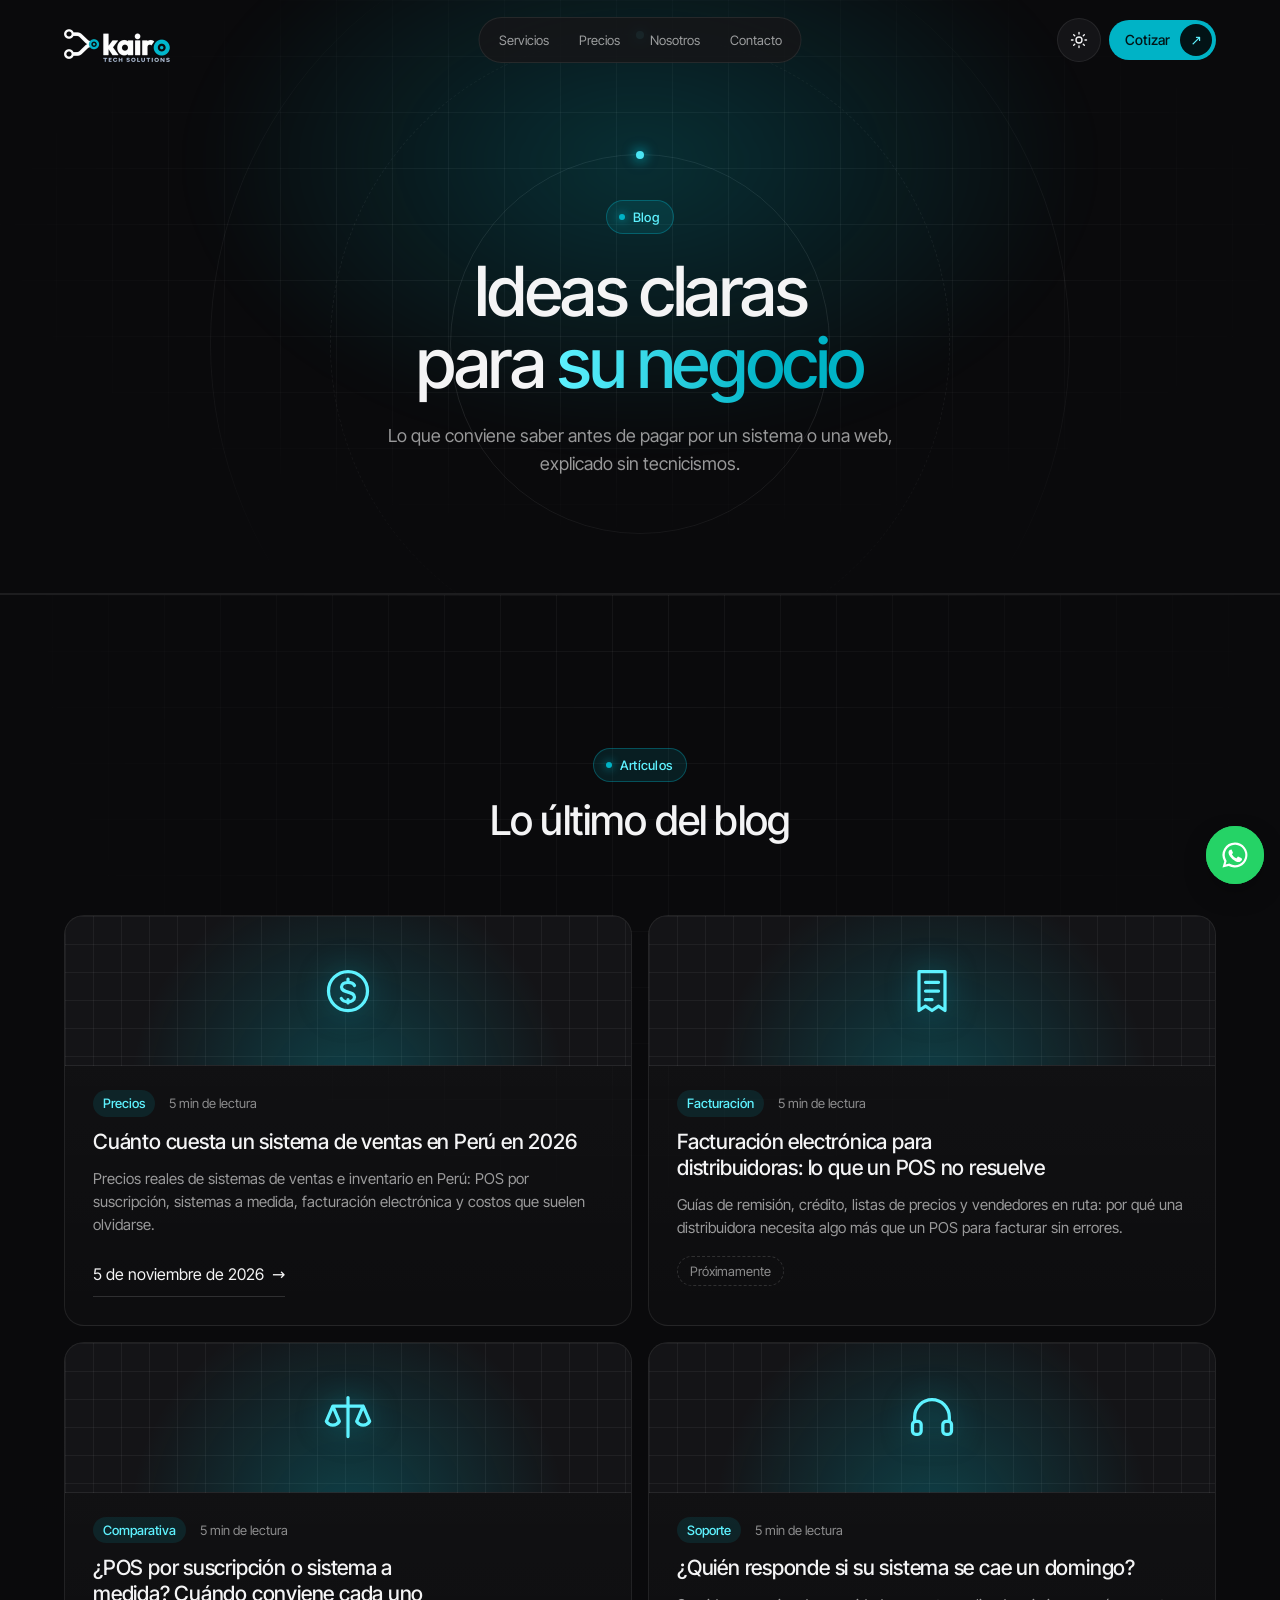
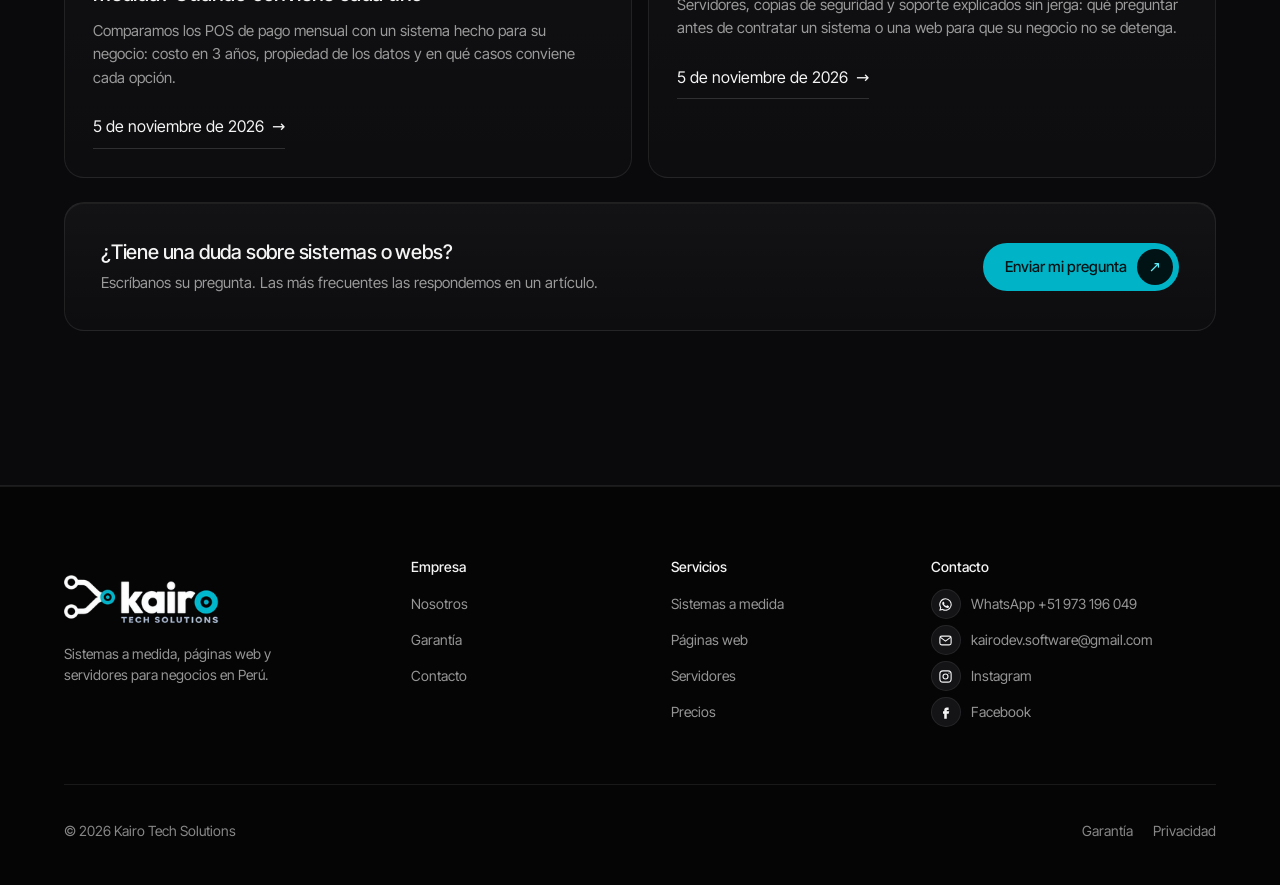
<file: blog/index.html>
<!DOCTYPE html><html lang="es" data-tema="oscuro"><head><meta charset="utf-8"><script>
      // Antes de pintar: aplica el tema guardado para que no parpadee
      try { if (localStorage.getItem("tema") === "claro") document.documentElement.dataset.tema = "claro"; } catch (e) {}
    </script><meta name="viewport" content="width=device-width, initial-scale=1"><title>Blog · Kairo Tech Solutions</title><link rel="preload" href="/_astro/inter-tight-latin-wght-normal.DX-nOvPD.woff2" as="font" type="font/woff2" crossorigin><link rel="preconnect" href="https://wa.me"><meta name="description" content="Artículos sobre sistemas, ventas e inventario para negocios en Perú, explicados sin tecnicismos."><link rel="canonical" href="https://kairodev.pages.dev/blog/"><meta property="og:title" content="Blog · Kairo Tech Solutions"><meta property="og:description" content="Artículos sobre sistemas, ventas e inventario para negocios en Perú, explicados sin tecnicismos."><meta property="og:image" content="https://kairodev.pages.dev/marca/logo-horizontal.png"><meta property="og:type" content="website"><meta property="og:locale" content="es_PE"><link rel="icon" href="/favicon.png"><link rel="apple-touch-icon" href="/apple-touch-icon.png"><meta name="theme-color" content="#050505"><script type="application/ld+json">{"@context":"https://schema.org","@type":"ProfessionalService","name":"Kairo Tech Solutions","url":"https://kairodev.pages.dev","description":"Sistemas a medida, páginas web y servidores para negocios en Perú. Trato directo con quien programa y garantía de 60 días.","logo":"https://kairodev.pages.dev/marca/logo-horizontal.png","image":"https://kairodev.pages.dev/marca/logo-horizontal.png","telephone":"+51973196049","email":"kairodev.software@gmail.com","areaServed":{"@type":"Country","name":"Perú"},"priceRange":"S/ 490 - S/ 1,490","sameAs":["https://www.instagram.com/kairo.techsolutions/","https://www.facebook.com/kairotechsolutions.pe"],"hasOfferCatalog":{"@type":"OfferCatalog","name":"Servicios","itemListElement":[{"@type":"Offer","name":"Página web de una página","price":"490","priceCurrency":"PEN"},{"@type":"Offer","name":"Web profesional","price":"890","priceCurrency":"PEN"},{"@type":"Offer","name":"Sistema de ventas, inventario o citas","price":"1490","priceCurrency":"PEN"},{"@type":"Offer","name":"Soporte mensual","price":"99","priceCurrency":"PEN"}]}}</script><style>/*! tailwindcss v4.3.5 | MIT License | https://tailwindcss.com */
@layer properties{@supports (((-webkit-hyphens:none)) and (not (margin-trim:block))) or ((-moz-orient:inline) and (not (color:rgb(from red r g b)))){*,:before,:after,::backdrop{--tw-rotate-x:initial;--tw-rotate-y:initial;--tw-rotate-z:initial;--tw-skew-x:initial;--tw-skew-y:initial;--tw-border-style:solid;--tw-shadow:0 0 #0000;--tw-shadow-color:initial;--tw-shadow-alpha:100%;--tw-inset-shadow:0 0 #0000;--tw-inset-shadow-color:initial;--tw-inset-shadow-alpha:100%;--tw-ring-color:initial;--tw-ring-shadow:0 0 #0000;--tw-inset-ring-color:initial;--tw-inset-ring-shadow:0 0 #0000;--tw-ring-inset:initial;--tw-ring-offset-width:0px;--tw-ring-offset-color:#fff;--tw-ring-offset-shadow:0 0 #0000;--tw-outline-style:solid;--tw-blur:initial;--tw-brightness:initial;--tw-contrast:initial;--tw-grayscale:initial;--tw-hue-rotate:initial;--tw-invert:initial;--tw-opacity:initial;--tw-saturate:initial;--tw-sepia:initial;--tw-drop-shadow:initial;--tw-drop-shadow-color:initial;--tw-drop-shadow-alpha:100%;--tw-drop-shadow-size:initial;--tw-backdrop-blur:initial;--tw-backdrop-brightness:initial;--tw-backdrop-contrast:initial;--tw-backdrop-grayscale:initial;--tw-backdrop-hue-rotate:initial;--tw-backdrop-invert:initial;--tw-backdrop-opacity:initial;--tw-backdrop-saturate:initial;--tw-backdrop-sepia:initial;--tw-ease:initial}}}@layer theme{:root,:host{--font-sans:-apple-system, BlinkMacSystemFont, "Segoe UI", Roboto, "Helvetica Neue", "Noto Sans", Arial, sans-serif, "Apple Color Emoji", "Segoe UI Emoji", "Segoe UI Symbol", "Noto Color Emoji";--font-mono:ui-monospace, SFMono-Regular, Menlo, Monaco, Consolas, "Liberation Mono", "Courier New", monospace;--ease-in:cubic-bezier(.4, 0, 1, 1);--ease-out:cubic-bezier(0, 0, .2, 1);--ease-in-out:cubic-bezier(.4, 0, .2, 1);--default-transition-duration:.15s;--default-transition-timing-function:cubic-bezier(.4, 0, .2, 1);--default-font-family:var(--font-sans);--default-mono-font-family:var(--font-mono)}}@layer base{*,:after,:before,::backdrop{box-sizing:border-box;border:0 solid;margin:0;padding:0}::file-selector-button{box-sizing:border-box;border:0 solid;margin:0;padding:0}html,:host{-webkit-text-size-adjust:100%;tab-size:4;line-height:1.5;font-family:var(--default-font-family,-apple-system, BlinkMacSystemFont, "Segoe UI", Roboto, "Helvetica Neue", "Noto Sans", Arial, sans-serif, "Apple Color Emoji", "Segoe UI Emoji", "Segoe UI Symbol", "Noto Color Emoji");font-feature-settings:var(--default-font-feature-settings,normal);font-variation-settings:var(--default-font-variation-settings,normal);-webkit-tap-highlight-color:transparent}hr{height:0;color:inherit;border-top-width:1px}abbr:where([title]){text-decoration:underline dotted}h1,h2,h3,h4,h5,h6{font-size:inherit;font-weight:inherit}a{color:inherit;-webkit-text-decoration:inherit;-webkit-text-decoration:inherit;-webkit-text-decoration:inherit;text-decoration:inherit}b,strong{font-weight:bolder}code,kbd,samp,pre{font-family:var(--default-mono-font-family,ui-monospace, SFMono-Regular, Menlo, Monaco, Consolas, "Liberation Mono", "Courier New", monospace);font-feature-settings:var(--default-mono-font-feature-settings,normal);font-variation-settings:var(--default-mono-font-variation-settings,normal);font-size:1em}small{font-size:80%}sub,sup{vertical-align:baseline;font-size:75%;line-height:0;position:relative}sub{bottom:-.25em}sup{top:-.5em}table{text-indent:0;border-color:inherit;border-collapse:collapse}:-moz-focusring:where(:not(iframe)){outline:auto}progress{vertical-align:baseline}summary{display:list-item}ol,ul,menu{list-style:none}img,svg,video,canvas,audio,iframe,embed,object{vertical-align:middle;display:block}img,video{max-width:100%;height:auto}button,input,select,optgroup,textarea{font:inherit;font-feature-settings:inherit;font-variation-settings:inherit;letter-spacing:inherit;color:inherit;opacity:1;background-color:#0000;border-radius:0}::file-selector-button{font:inherit;font-feature-settings:inherit;font-variation-settings:inherit;letter-spacing:inherit;color:inherit;opacity:1;background-color:#0000;border-radius:0}:where(select:is([multiple],[size])) optgroup{font-weight:bolder}:where(select:is([multiple],[size])) optgroup option{padding-inline-start:20px}::file-selector-button{margin-inline-end:4px}::placeholder{opacity:1}@supports (not ((-webkit-appearance:-apple-pay-button))) or (contain-intrinsic-size:1px){::placeholder{color:currentColor}@supports (color:color-mix(in lab, red, red)){::placeholder{color:color-mix(in oklab, currentcolor 50%, transparent)}}}textarea{resize:vertical}::-webkit-search-decoration{-webkit-appearance:none}::-webkit-date-and-time-value{min-height:1lh;text-align:inherit}::-webkit-datetime-edit{display:inline-flex}::-webkit-datetime-edit-fields-wrapper{padding:0}::-webkit-datetime-edit{padding-block:0}::-webkit-datetime-edit-year-field{padding-block:0}::-webkit-datetime-edit-month-field{padding-block:0}::-webkit-datetime-edit-day-field{padding-block:0}::-webkit-datetime-edit-hour-field{padding-block:0}::-webkit-datetime-edit-minute-field{padding-block:0}::-webkit-datetime-edit-second-field{padding-block:0}::-webkit-datetime-edit-millisecond-field{padding-block:0}::-webkit-datetime-edit-meridiem-field{padding-block:0}::-webkit-calendar-picker-indicator{line-height:1}:-moz-ui-invalid{box-shadow:none}button,input:where([type=button],[type=reset],[type=submit]){appearance:button}::file-selector-button{appearance:button}::-webkit-inner-spin-button{height:auto}::-webkit-outer-spin-button{height:auto}[hidden]:where(:not([hidden=until-found])){display:none!important}}@layer components;@layer utilities{.visible{visibility:visible}.flex{display:flex}.hidden{display:none}.transform{transform:var(--tw-rotate-x, ) var(--tw-rotate-y, ) var(--tw-rotate-z, ) var(--tw-skew-x, ) var(--tw-skew-y, )}.resize{resize:both}.flex-wrap{flex-wrap:wrap}.border{border-style:var(--tw-border-style);border-width:1px}.text-wrap{text-wrap:wrap}.ring{--tw-ring-shadow:var(--tw-ring-inset, ) 0 0 0 calc(1px + var(--tw-ring-offset-width)) var(--tw-ring-color,currentcolor);box-shadow:var(--tw-inset-shadow), var(--tw-inset-ring-shadow), var(--tw-ring-offset-shadow), var(--tw-ring-shadow), var(--tw-shadow)}.outline{outline-style:var(--tw-outline-style);outline-width:1px}.filter{filter:var(--tw-blur, ) var(--tw-brightness, ) var(--tw-contrast, ) var(--tw-grayscale, ) var(--tw-hue-rotate, ) var(--tw-invert, ) var(--tw-saturate, ) var(--tw-sepia, ) var(--tw-drop-shadow, )}.backdrop-filter{backdrop-filter:var(--tw-backdrop-blur, ) var(--tw-backdrop-brightness, ) var(--tw-backdrop-contrast, ) var(--tw-backdrop-grayscale, ) var(--tw-backdrop-hue-rotate, ) var(--tw-backdrop-invert, ) var(--tw-backdrop-opacity, ) var(--tw-backdrop-saturate, ) var(--tw-backdrop-sepia, )}.transition{transition-property:color,background-color,border-color,outline-color,text-decoration-color,fill,stroke,--tw-gradient-from,--tw-gradient-via,--tw-gradient-to,opacity,box-shadow,transform,translate,scale,rotate,filter,-webkit-backdrop-filter,backdrop-filter,display,content-visibility,overlay,pointer-events;transition-timing-function:var(--tw-ease,var(--default-transition-timing-function));transition-duration:var(--tw-duration,var(--default-transition-duration))}.ease-in{--tw-ease:var(--ease-in);transition-timing-function:var(--ease-in)}.ease-in-out{--tw-ease:var(--ease-in-out);transition-timing-function:var(--ease-in-out)}.ease-out{--tw-ease:var(--ease-out);transition-timing-function:var(--ease-out)}}@font-face{font-family:Inter Tight Variable;font-style:normal;font-display:swap;font-weight:100 900;src:url(/_astro/inter-tight-cyrillic-ext-wght-normal.okcGN4Nq.woff2)format("woff2-variations");unicode-range:U+460-52F,U+1C80-1C8A,U+20B4,U+2DE0-2DFF,U+A640-A69F,U+FE2E-FE2F}@font-face{font-family:Inter Tight Variable;font-style:normal;font-display:swap;font-weight:100 900;src:url(/_astro/inter-tight-cyrillic-wght-normal.BS41q_Tv.woff2)format("woff2-variations");unicode-range:U+301,U+400-45F,U+490-491,U+4B0-4B1,U+2116}@font-face{font-family:Inter Tight Variable;font-style:normal;font-display:swap;font-weight:100 900;src:url(/_astro/inter-tight-greek-ext-wght-normal.DQgQPNk4.woff2)format("woff2-variations");unicode-range:U+1F??}@font-face{font-family:Inter Tight Variable;font-style:normal;font-display:swap;font-weight:100 900;src:url(/_astro/inter-tight-greek-wght-normal.sS1B39LI.woff2)format("woff2-variations");unicode-range:U+370-377,U+37A-37F,U+384-38A,U+38C,U+38E-3A1,U+3A3-3FF}@font-face{font-family:Inter Tight Variable;font-style:normal;font-display:swap;font-weight:100 900;src:url(/_astro/inter-tight-vietnamese-wght-normal.TKKdAiBA.woff2)format("woff2-variations");unicode-range:U+102-103,U+110-111,U+128-129,U+168-169,U+1A0-1A1,U+1AF-1B0,U+300-301,U+303-304,U+308-309,U+323,U+329,U+1EA0-1EF9,U+20AB}@font-face{font-family:Inter Tight Variable;font-style:normal;font-display:swap;font-weight:100 900;src:url(/_astro/inter-tight-latin-ext-wght-normal.B4u9PlvR.woff2)format("woff2-variations");unicode-range:U+100-2BA,U+2BD-2C5,U+2C7-2CC,U+2CE-2D7,U+2DD-2FF,U+304,U+308,U+329,U+1D00-1DBF,U+1E00-1E9F,U+1EF2-1EFF,U+2020,U+20A0-20AB,U+20AD-20C0,U+2113,U+2C60-2C7F,U+A720-A7FF}@font-face{font-family:Inter Tight Variable;font-style:normal;font-display:swap;font-weight:100 900;src:url(/_astro/inter-tight-latin-wght-normal.DX-nOvPD.woff2)format("woff2-variations");unicode-range:U+??,U+131,U+152-153,U+2BB-2BC,U+2C6,U+2DA,U+2DC,U+304,U+308,U+329,U+2000-206F,U+20AC,U+2122,U+2191,U+2193,U+2212,U+2215,U+FEFF,U+FFFD}:root{color-scheme:dark;--tinte:255 255 255;--fondo:#050505;--superficie:#0c0c0e;--superficie-2:#141417;--borde:rgb(var(--tinte) / 8%);--borde-fuerte:rgb(var(--tinte) / 14%);--texto:#f4f4f5;--texto-2:rgb(var(--tinte) / 58%);--texto-3:rgb(var(--tinte) / 52%);--acento:#00b3c6;--acento-claro:#5ef2ff;--sobre-acento:#021316;--acento-texto:#5ef2ff;--superficie-3:#1d1d22;--nav-fijo:#050505cc;--nav-pildora:#161618d9;--sombra-tarjeta:inset 0 1px 0 #ffffff0d;--banda:#0a0a0c;--resalta:linear-gradient(90deg, #5ef2ff, #00b3c6 70%);--acento-suave:#00b3c61f;--fuente:"Inter Tight Variable", "Inter Tight", system-ui, sans-serif;--radio-s:12px;--radio-m:20px;--radio-l:28px;--pildora:999px;--margen:clamp(16px, 5vw, 80px);--seccion:clamp(88px, 12vw, 160px);--ancho:1200px;--ease:cubic-bezier(.22, 1, .36, 1);--rapido:.16s;--medio:.28s;--lento:.6s}:root[data-tema=claro]{color-scheme:light;--tinte:0 0 0;--fondo:#f6f6f7;--superficie:#fff;--superficie-2:#ececee;--superficie-3:#e2e2e5;--borde:#00000017;--borde-fuerte:#00000029;--texto:#0b0b0c;--texto-2:#000000a8;--texto-3:#00000094;--acento-texto:#00707d;--nav-fijo:#f6f6f7d9;--nav-pildora:#ffffffd9;--sombra-tarjeta:0 1px 2px #0000000a, 0 8px 24px -12px #0000001a;--banda:#ebedf0;--resalta:linear-gradient(90deg, #00808f, #00a3b5 70%)}[data-tema=claro] .tarjeta{background:var(--superficie)}[data-tema=claro] .tarjeta--destacada{background:radial-gradient(120% 50% at 50% 0%, #00b3c61a, transparent 70%), var(--superficie)}[data-tema=claro] .btn--primario:hover{box-shadow:0 8px 24px -8px #00b3c699}.logo-claro{display:none!important}[data-tema=claro] .logo-claro{display:block!important}[data-tema=claro] .logo-oscuro{display:none!important}.cambiando-tema,.cambiando-tema *{transition:background-color var(--medio), color var(--medio), border-color var(--medio)!important}html{background:var(--fondo);color:var(--texto);-webkit-font-smoothing:antialiased;scroll-behavior:smooth;scroll-padding-top:80px}body{font-family:var(--fuente);margin:0;font-size:16px;line-height:1.55;overflow-x:hidden}a{color:inherit;text-decoration:none}img{max-width:100%;height:auto;display:block}h1,h2,h3{text-wrap:balance;margin:0;font-weight:500}h2{letter-spacing:-.02em;font-size:clamp(32px,3.2vw,48px);line-height:1.1}h3{letter-spacing:-.01em;font-size:20px;line-height:1.3}p{margin:0}:focus-visible{outline:2px solid var(--acento);outline-offset:3px;border-radius:6px}.sr-only{clip:rect(0 0 0 0);white-space:nowrap;width:1px;height:1px;position:absolute;overflow:hidden}.contenedor{width:100%;max-width:calc(var(--ancho) + 2 * var(--margen));padding-inline:var(--margen);margin-inline:auto}.seccion{padding-block:var(--seccion)}.btn{border-radius:var(--pildora);cursor:pointer;min-height:48px;transition:transform var(--rapido) var(--ease), background-color var(--rapido), box-shadow var(--medio);border:0;align-items:center;gap:10px;padding:6px 6px 6px 22px;font-family:inherit;font-size:15px;font-weight:500;display:inline-flex}.btn:active{transform:scale(.97)}.btn--primario{background:var(--acento);color:var(--sobre-acento)}.btn--primario:hover{background:var(--acento-claro);box-shadow:0 0 32px #00b3c659}.btn__flecha{border-radius:var(--pildora);background:var(--sobre-acento);width:36px;height:36px;color:var(--acento-claro);transition:transform var(--medio) var(--ease);place-items:center;display:grid}.btn--primario:hover .btn__flecha{transform:rotate(-45deg)}.btn--secundario{background:var(--superficie-2);color:var(--texto);border:1px solid var(--borde);padding:0 22px}.btn--secundario:hover{background:var(--superficie-3)}.btn--chico{min-height:40px;padding:4px 4px 4px 16px;font-size:14px}.btn--chico .btn__flecha{width:32px;height:32px}.nav{z-index:40;padding:18px var(--margen);transition:background-color var(--medio), border-color var(--medio), padding var(--medio) var(--ease);border-bottom:1px solid #0000;justify-content:space-between;align-items:center;gap:16px;display:flex;position:fixed;inset:0 0 auto}.nav--fijo{background:var(--nav-fijo);border-bottom-color:var(--borde);padding-block:10px}.nav__logo img{width:auto;height:44px}.nav__links{border:1px solid var(--borde);border-radius:var(--pildora);background:var(--nav-pildora);gap:2px;padding:5px;display:flex;position:absolute;left:50%;transform:translate(-50%)}.nav__links a{border-radius:var(--pildora);color:var(--texto-2);transition:color var(--rapido), background-color var(--rapido);padding:7px 14px;font-size:13px}.nav__links a:hover,.nav__links a[aria-current=page]{color:var(--texto);background:rgb(var(--tinte) / 6%)}.nav__boton-menu{border-radius:var(--pildora);border:1px solid var(--borde);background:var(--superficie-2);width:44px;height:44px;color:var(--texto);cursor:pointer;place-items:center;display:none}.nav__boton-menu svg{width:18px;height:18px}.nav__acciones{align-items:center;gap:8px;display:flex}.tema{border-radius:var(--pildora);border:1px solid var(--borde);background:var(--superficie-2);width:44px;height:44px;color:var(--texto);cursor:pointer;transition:background-color var(--rapido), transform var(--rapido) var(--ease);place-items:center;display:grid}.tema:hover{background:var(--superficie-3)}.tema:active{transform:scale(.94)}.tema svg{width:18px;height:18px}.tema .icono-luna,[data-tema=claro] .tema .icono-sol{display:none}[data-tema=claro] .tema .icono-luna{display:block}.menu-movil{z-index:50;padding:18px var(--margen) 32px;background:var(--fondo);opacity:0;visibility:hidden;transition:opacity var(--medio) var(--ease), transform var(--medio) var(--ease), visibility 0s linear var(--medio);flex-direction:column;display:flex;position:fixed;inset:0;transform:translateY(-8px)}.menu-movil[data-abierto]{opacity:1;visibility:visible;transition-delay:0s;transform:none}.menu-movil__cabecera{justify-content:space-between;align-items:center;display:flex}.menu-movil__cabecera img{width:auto;height:44px}.menu-movil nav{flex-direction:column;margin-top:40px;display:flex}.menu-movil nav a{letter-spacing:-.02em;border-bottom:1px solid var(--borde);padding:12px 0;font-size:28px;display:block}.menu-movil .btn{justify-content:space-between;margin-top:auto}@media (width<=900px){.nav__links,.nav .btn--chico{display:none}.nav__boton-menu{display:grid}}.hero{background:var(--fondo);isolation:isolate;min-height:100svh;position:relative;overflow:hidden}.hero [data-globo]{z-index:0;opacity:0;transition:opacity 1.6s .2s;position:absolute;inset:0;-webkit-mask-image:linear-gradient(#000 58%,#0009 76%,#0000 94%);mask-image:linear-gradient(#000 58%,#0009 76%,#0000 94%)}.globo-listo [data-globo]{opacity:1}.hero__contenido{z-index:2;grid-template-columns:1fr auto;align-items:end;gap:32px;padding:0 clamp(16px,7vw,120px) clamp(36px,8vh,80px);display:grid;position:absolute;inset:auto 0 0}.hero h1{letter-spacing:-.025em;margin-bottom:14px;font-size:clamp(40px,4.4vw,68px);line-height:1.08}.hero h1 .l{display:block}.hero .rota{display:inline-block}.hero__bajada{max-width:40ch;color:var(--texto-2);margin-bottom:26px;font-size:15px;line-height:1.5}.hero__acciones{flex-wrap:wrap;gap:10px;display:flex}.canales{color:var(--texto-2);align-items:center;gap:10px;font-size:13px;display:flex}.canales a{background:var(--superficie-2);border:1px solid var(--borde);width:44px;height:44px;color:var(--texto);transition:background-color var(--rapido), color var(--rapido);border-radius:50%;place-items:center;display:grid}.canales a:hover{background:var(--acento);color:var(--sobre-acento)}.canales svg{width:18px;height:18px}@media (width<=860px){.hero__contenido{grid-template-columns:1fr;gap:28px;padding-bottom:32px}.hero h1{font-size:clamp(36px,10vw,46px)}}.cierre__nosotros{font-size:14px;color:var(--texto-3)!important}.cierre__nosotros a{color:var(--acento);text-underline-offset:3px;text-decoration:underline}.wa-flotante{right:max(16px, env(safe-area-inset-right));bottom:max(16px, env(safe-area-inset-bottom));z-index:45;color:#fff;width:58px;height:58px;transition:transform var(--rapido), box-shadow var(--rapido);background:#25d366;border-radius:50%;place-items:center;display:grid;position:fixed;box-shadow:0 10px 30px -8px #00000073}.wa-flotante:hover{transform:translateY(-3px);box-shadow:0 14px 34px -8px #0000008c}.wa-flotante svg{width:30px;height:30px}.wa-flotante:after{content:"";border-radius:inherit;pointer-events:none;border:2px solid #25d366;animation:2.4s ease-out infinite wa-latido;position:absolute;inset:0}@keyframes wa-latido{0%{opacity:.7;transform:scale(1)}to{opacity:0;transform:scale(1.35)}}@media (prefers-reduced-motion:reduce){.wa-flotante:after{opacity:0;animation:none}}body:has(.menu-movil[data-abierto]) .wa-flotante{display:none}.aparece{opacity:0;filter:blur(8px);animation:aparece .9s var(--ease) forwards;transform:translateY(14px)}.aparece:nth-child(2){animation-delay:.12s}.d1{animation-delay:.3s}.d2{animation-delay:.42s}.d3{animation-delay:.54s}@keyframes aparece{to{opacity:1;filter:blur();transform:none}}.listo .aparece{opacity:1;filter:none;animation:none;transform:none}.listo [data-globo]{opacity:1;transition:none}.js-anim [data-revelar]{opacity:0;filter:blur(6px);transition:opacity var(--lento) var(--ease), filter var(--lento) var(--ease), transform var(--lento) var(--ease);transform:translateY(16px)}.js-anim [data-revelar].visto{opacity:1;filter:none;transform:none}.js-anim [data-revelar].fin{transition:none}.cabecera{gap:20px;margin-bottom:clamp(40px,6vw,72px);display:grid}.cabecera p{color:var(--texto-2);max-width:52ch}.cabecera--centrada{text-align:center;justify-items:center}.cabecera--centrada h2{max-width:18ch}.etiqueta{border-radius:var(--pildora);background:var(--acento-suave);color:var(--acento-texto);letter-spacing:.02em;border:1px solid #00b3c659;align-items:center;gap:8px;padding:6px 14px 6px 12px;font-size:13px;font-weight:500;display:inline-flex}.etiqueta:before{content:"";background:var(--acento);width:6px;height:6px;box-shadow:0 0 10px var(--acento);border-radius:50%}.cabecera--centrada .etiqueta{margin-bottom:-4px}.resalta{background:var(--resalta);color:#0000;-webkit-background-clip:text;background-clip:text}.cabecera--centrada p{margin-inline:auto}.seccion--banda{isolation:isolate;background:var(--banda);border-block:1px solid var(--borde);position:relative}.seccion--banda:before{content:"";z-index:-1;pointer-events:none;background-image:linear-gradient(rgb(var(--tinte) / 5%) 1px, transparent 1px), linear-gradient(90deg, rgb(var(--tinte) / 5%) 1px, transparent 1px);background-position:top;background-size:56px 56px;position:absolute;inset:0;-webkit-mask-image:radial-gradient(70% 60% at 50% 0,#000,#0000 75%);mask-image:radial-gradient(70% 60% at 50% 0,#000,#0000 75%)}.seccion--banda .ruta__nodo{box-shadow:0 0 0 8px var(--banda)}.seccion--banda .ruta li:hover .ruta__nodo{box-shadow:0 0 0 8px var(--banda), 0 0 32px #00b3c64d}.seccion--banda+.seccion--banda{border-top:0}.tarjeta{border-radius:var(--radio-m);background:linear-gradient(180deg, rgb(var(--tinte) / 4%), rgb(var(--tinte) / 1.5%));border:1px solid var(--borde);box-shadow:var(--sombra-tarjeta);transition:border-color var(--medio);transition:border-color var(--medio), transform var(--medio) var(--ease), box-shadow var(--medio);padding:28px;position:relative}@media (hover:hover){.tarjeta:hover{box-shadow:var(--sombra-tarjeta), 0 18px 40px -20px #00b3c659;border-color:#00b3c666;transform:translateY(-4px)}.grafico.tarjeta:hover,.panel.tarjeta:hover{transform:none}}.tarjeta p{color:var(--texto-2)}.tarjeta--destacada{background:radial-gradient(120% 50% at 50% 0%, #00b3c61f, transparent 70%), linear-gradient(180deg, rgb(var(--tinte) / 4%), rgb(var(--tinte) / 1.5%));border-color:#00b3c666}.tarjeta--destacada:hover{border-color:#00b3c699}.ejemplo{border-radius:var(--pildora);border:1px dashed var(--borde-fuerte);color:var(--texto-3);white-space:nowrap;align-items:center;padding:2px 8px;font-size:11px;line-height:1.6;display:inline-flex}.punto{background:var(--acento);width:6px;height:6px;box-shadow:0 0 10px var(--acento);border-radius:50%;flex:none}.frag{border:1px solid var(--borde);border-radius:var(--radio-s);background:var(--fondo);color:var(--texto-2);font-size:13px;overflow:hidden}.frag__barra{border-bottom:1px solid var(--borde);color:var(--texto);justify-content:space-between;align-items:center;gap:12px;padding:10px 14px;display:flex}.frag table{border-collapse:collapse;font-variant-numeric:tabular-nums;width:100%}.frag th{text-align:left;color:var(--texto-3);padding:8px 14px;font-weight:400}.frag td{border-top:1px solid var(--borde);padding:9px 14px}.frag td:not(:first-child),.frag th:not(:first-child){text-align:right}.frag td:first-child{color:var(--texto)}.frag td:not(:first-child){white-space:nowrap}@media (width<=480px){.frag th,.frag td{padding-inline:10px}}.cian{color:var(--acento-texto)}.pilar__icono{width:52px;height:52px;color:var(--acento-texto);background:linear-gradient(145deg,#00b3c638,#00b3c60f);border:1px solid #00b3c659;border-radius:14px;flex:none;place-items:center;display:grid;box-shadow:inset 0 1px #ffffff14,0 8px 24px -12px #00b3c699}.pilar__icono svg{width:24px;height:24px}.pilar ul,.servicio ul{color:var(--texto-2);gap:8px;margin:0;padding:0;font-size:14px;list-style:none;display:grid}.pilar li,.servicio li{align-items:center;gap:10px;display:flex}.pilar li svg,.servicio li svg{width:16px;height:16px;color:var(--acento-texto);flex:none}.pilares{grid-template-columns:repeat(3,1fr);gap:16px;display:grid}.pilar{align-content:start;gap:16px;padding:32px 28px;display:grid}.pilar h3{margin-top:6px}.pilar ul{border-top:1px solid var(--borde);padding-top:18px}@media (width<=960px){.pilares{grid-template-columns:1fr}}.servicios{grid-template-columns:repeat(2,1fr);gap:16px;display:grid}.servicio{align-content:start;gap:14px;padding:32px;display:grid}.servicio__cabeza{justify-content:space-between;align-items:start;margin-bottom:8px;display:flex}.servicio__num{letter-spacing:-.04em;color:#0000;-webkit-text-stroke:1px var(--borde-fuerte);font-size:44px;font-weight:500;line-height:1}.servicio h3{font-size:24px}.servicio ul{border-block:1px solid var(--borde);grid-template-columns:1fr 1fr;gap:10px 16px;margin:8px 0 6px;padding:18px 0}.servicio .enlace-flecha{justify-self:start}@media (width<=860px){.servicios{grid-template-columns:1fr}}@media (width<=420px){.servicio{padding:24px 20px}.servicio ul{grid-template-columns:1fr}}.lista{margin:8px 0 0;padding:0;list-style:none;display:grid}.lista li{border-top:1px solid var(--borde);align-items:baseline;gap:14px;padding:14px 0;display:flex}.lista li .punto{transform:translateY(-3px)}.app{border-radius:var(--radio-m);border:1px solid var(--borde-fuerte);background:var(--superficie);max-width:1040px;color:var(--texto-2);margin-inline:auto;font-size:13px;overflow:hidden;box-shadow:0 40px 100px -40px #00b3c659,0 20px 50px -30px #00000080}.app__barra{border-bottom:1px solid var(--borde);background:var(--superficie-2);align-items:center;gap:14px;padding:12px 16px;display:flex}.app__puntos{gap:6px;display:flex}.app__puntos i{border-radius:50%;width:10px;height:10px}.app__puntos i:first-child{background:#ff5f57}.app__puntos i:nth-child(2){background:#febc2e}.app__puntos i:last-child{background:#28c840}.app__url{border-radius:var(--pildora);background:var(--fondo);max-width:320px;color:var(--texto-3);text-align:center;flex:1;margin-inline:auto;padding:4px 12px;font-size:12px}.app__cuerpo{grid-template-columns:170px 1fr;min-height:380px;display:grid}.app__menu{border-right:1px solid var(--borde);align-content:start;gap:2px;padding:16px 10px;display:grid}.app__menu span{border-radius:8px;padding:8px 12px}.app__menu .activo{background:var(--acento-suave);color:var(--acento-texto)}.app__main{align-content:start;gap:16px;padding:20px;display:grid}.app__saludo{gap:2px;display:grid}.app__saludo b{color:var(--texto);font-size:18px;font-weight:500}.app__kpis{grid-template-columns:repeat(3,1fr);gap:12px;display:grid}.app__kpi{border-radius:var(--radio-s);border:1px solid var(--borde);background:var(--fondo);gap:4px;padding:14px;display:grid}.app__kpi b{letter-spacing:-.02em;color:var(--texto);font-variant-numeric:tabular-nums;white-space:nowrap;font-size:clamp(20px,2.2vw,26px);font-weight:500}.app__kpi small{color:var(--texto-3);font-size:12px}.app__kpi small.sube{color:#16a34a}.app__kpi small.alerta{color:var(--acento-texto)}.app__fila{grid-template-columns:1.4fr 1fr;gap:12px;display:grid}.app__grafico,.app__lista{border-radius:var(--radio-s);border:1px solid var(--borde);background:var(--fondo);padding:14px}.app__titulo{color:var(--texto);justify-content:space-between;gap:8px;margin-bottom:10px;display:flex}.app__grafico svg{width:100%;height:130px;display:block}.app__dias{color:var(--texto-3);justify-content:space-between;margin-top:6px;font-size:11px;display:flex}.app__mov{border-top:1px solid var(--borde);grid-template-columns:auto 1fr auto;align-items:center;gap:10px;padding:9px 0;display:grid}.app__hora{color:var(--texto-3);font-variant-numeric:tabular-nums}.app__det{color:var(--texto);display:grid}.app__det small{color:var(--texto-3);font-size:11px}.app__mov b{color:var(--texto);font-variant-numeric:tabular-nums;font-weight:500}.app__puntos-lista{grid-template-columns:repeat(3,1fr);gap:24px;max-width:1040px;margin:40px auto 0;display:grid}.app__puntos-lista>div{align-items:baseline;gap:14px;display:flex}.app__puntos-lista .punto{transform:translateY(-3px)}.app__puntos-lista b{color:var(--texto);margin-bottom:4px;font-weight:500;display:block}.app__puntos-lista p{color:var(--texto-2);font-size:15px}@media (width<=900px){.app__cuerpo{grid-template-columns:1fr}.app__menu{border-right:0;border-bottom:1px solid var(--borde);padding:10px;display:flex;overflow:hidden}.app__menu span{white-space:nowrap}.app__fila{grid-template-columns:1fr}.app__puntos-lista{grid-template-columns:1fr;gap:16px}}@media (width<=560px){.app__kpis{grid-template-columns:1fr 1fr}.app__kpi:first-child{grid-column:1/-1}.app__barra .ejemplo{display:none}.app__main{padding:14px}}.ruta{position:relative}.ruta ol{grid-template-columns:repeat(5,1fr);gap:24px;margin:0;padding:0;list-style:none;display:grid;position:relative}.ruta li{text-align:center;align-content:start;justify-items:center;gap:10px;display:grid}.ruta h3{margin-top:14px;font-size:18px}.ruta p{color:var(--texto-2);max-width:24ch;font-size:15px}.ruta__linea{background:linear-gradient(90deg, var(--acento), #00b3c659 60%, var(--borde-fuerte));transform-origin:0;height:2px;transition:transform 1.2s var(--ease) .2s;border-radius:2px;position:absolute;top:36px;left:10%;right:10%}.js-anim .ruta .ruta__linea{transform:scaleX(0)}.js-anim .ruta.visto .ruta__linea{transform:none}.js-anim .ruta.fin .ruta__linea{transition:none}.ruta__nodo{background:var(--superficie);border:1px solid var(--borde-fuerte);width:72px;height:72px;color:var(--texto);box-shadow:0 0 0 8px var(--fondo);transition:border-color var(--medio), box-shadow var(--medio), color var(--medio);border-radius:50%;place-items:center;display:grid;position:relative}.ruta__nodo svg{width:28px;height:28px}.ruta__num{background:var(--acento);width:24px;height:24px;color:var(--sobre-acento);font-variant-numeric:tabular-nums;border-radius:50%;place-items:center;font-size:12px;font-weight:600;display:grid;position:absolute;top:-2px;right:-2px}.ruta li:hover .ruta__nodo{border-color:var(--acento);color:var(--acento-texto);box-shadow:0 0 0 8px var(--fondo), 0 0 32px #00b3c64d}.ruta__recibe{border-radius:var(--pildora);background:var(--acento-suave);color:var(--acento-texto);white-space:nowrap;margin-top:4px;padding:4px 12px;font-size:12px}@media (width<=960px){.ruta ol{grid-template-columns:1fr;gap:28px}.ruta li{text-align:left;grid-template-columns:72px 1fr;justify-items:start;gap:6px 20px}.ruta__nodo{grid-row:span 3}.ruta h3{margin-top:6px}.ruta p{max-width:46ch}.ruta__linea{transform-origin:top;background:linear-gradient(180deg, var(--acento), #00b3c659 60%, var(--borde-fuerte));width:2px;height:auto;inset:36px auto 36px 35px}.js-anim .ruta .ruta__linea{transform:scaleY(0)}}.cifras{grid-template-columns:1fr 1fr;gap:16px;display:grid}.cifras .tarjeta{align-content:space-between;gap:10px;min-height:180px;display:grid}.cifra{letter-spacing:-.03em;font-variant-numeric:tabular-nums;white-space:nowrap;font-size:clamp(32px,3.4vw,52px);line-height:1}.cifras p{font-size:15px}@media (width<=480px){.cifras{grid-template-columns:1fr}.cifras .tarjeta{min-height:0}}.rubros{grid-template-columns:repeat(3,1fr);gap:16px;display:grid}.rubro{align-items:flex-start;gap:18px;padding:24px;display:flex}.rubro h3{margin-bottom:6px;font-size:18px}.rubro p{font-size:15px}.rubros__nota{color:var(--texto-2);flex-wrap:wrap;justify-content:center;align-items:center;gap:4px 14px;margin-top:36px;display:flex}@media (width<=960px){.rubros{grid-template-columns:1fr 1fr}}@media (width<=640px){.rubros{grid-template-columns:1fr}}.planes{grid-template-columns:repeat(3,1fr);align-items:stretch;gap:16px;display:grid}.plan{flex-direction:column;gap:20px;display:flex}.plan__cabeza{gap:4px;display:grid}.plan__cabeza h3{justify-content:space-between;align-items:center;gap:8px;font-size:18px;display:flex}.plan__insignia{border-radius:var(--pildora);background:var(--fondo);color:var(--acento-texto);letter-spacing:0;white-space:nowrap;border:1px solid #00b3c680;padding:3px 10px;font-size:12px;font-weight:400;position:absolute;top:-12px;left:28px}.plan__para{font-size:14px}.plan__precio{gap:2px;display:grid}.plan__precio small{color:var(--texto-3);font-size:13px}.plan__precio strong{letter-spacing:-.03em;font-variant-numeric:tabular-nums;font-size:40px;font-weight:500;line-height:1.05}.plan ul{border-top:1px solid var(--borde);color:var(--texto-2);flex:1;align-content:start;gap:10px;margin:0;padding:20px 0 0;font-size:14px;list-style:none;display:grid}.plan li{align-items:flex-start;gap:10px;display:flex}.plan li svg{width:16px;height:16px;color:var(--texto-3);flex:none;margin-top:3px}.plan--destacado li svg{color:var(--acento-texto)}.plan .btn{justify-content:center}.plan .btn--primario{justify-content:space-between}.planes__nota{text-align:center;color:var(--texto-3);margin-top:28px;font-size:14px}@media (width<=900px){.planes{grid-template-columns:1fr}}@media (width<=620px){.planes{grid-template-columns:1fr}}.quien{margin-bottom:0}.quien h2{max-width:20ch}.quien__texto{justify-items:center;gap:16px;display:grid}.quien__texto p{color:var(--texto-2);max-width:58ch;font-size:18px;line-height:1.6}.quien__texto .enlace-flecha{margin-top:4px}.enlace-flecha{min-height:44px;color:var(--texto);border-bottom:1px solid var(--borde-fuerte);transition:border-color var(--rapido), color var(--rapido);align-items:center;gap:8px;display:inline-flex}.enlace-flecha:hover{color:var(--acento-texto);border-color:var(--acento)}.preguntas{border-top:1px solid var(--borde);max-width:760px;margin-inline:auto}.preguntas details{border-bottom:1px solid var(--borde)}.preguntas summary{cursor:pointer;letter-spacing:-.01em;justify-content:space-between;align-items:center;gap:24px;min-height:64px;padding:18px 0;font-size:17px;list-style:none;display:flex}.preguntas summary::-webkit-details-marker{display:none}.preguntas summary svg{width:18px;height:18px;color:var(--texto-3);transition:transform var(--medio) var(--ease), color var(--rapido);flex:none}.preguntas summary:hover svg{color:var(--texto)}.preguntas details[open] summary svg{color:var(--acento-texto);transform:rotate(45deg)}.preguntas details p{color:var(--texto-2);max-width:62ch;padding:0 48px 24px 0}.cierre{text-align:center;padding-block:clamp(64px,9vw,120px) clamp(80px,11vw,140px);position:relative}.cierre__caja{isolation:isolate;border-radius:var(--radio-l);background:var(--superficie);border:1px solid #00b3c64d;justify-items:center;gap:20px;padding:clamp(56px,8vw,104px) clamp(20px,5vw,64px);display:grid;position:relative;overflow:hidden;box-shadow:0 30px 80px -40px #00b3c673}.cierre__caja:before{content:"";z-index:-1;background-image:linear-gradient(rgb(var(--tinte) / 5%) 1px, transparent 1px), linear-gradient(90deg, rgb(var(--tinte) / 5%) 1px, transparent 1px);background-position:50%;background-size:44px 44px;position:absolute;inset:0;-webkit-mask-image:radial-gradient(60% 70%,#000,#0000 80%);mask-image:radial-gradient(60% 70%,#000,#0000 80%)}.cierre__caja:after{content:"";z-index:-1;filter:blur(80px);background:#00b3c638;border-radius:50%;width:70%;height:90%;position:absolute;bottom:-60%;left:50%;transform:translate(-50%)}.cierre h2{max-width:16ch;font-size:clamp(36px,4.4vw,64px)}.cierre p{color:var(--texto-2);max-width:46ch;margin-bottom:12px}.pie{border-top:1px solid var(--borde);color:var(--texto-2);background:var(--fondo);padding-block:72px 32px;font-size:14px}[data-tema=claro] .pie{color-scheme:dark;--tinte:255 255 255;--fondo:#050505;--superficie-2:#141417;--borde:#ffffff14;--borde-fuerte:#ffffff24;--texto:#f4f4f5;--texto-2:#ffffff9e;--texto-3:#ffffff85;--acento-texto:#5ef2ff;border-top-color:#0000}[data-tema=claro] .pie .logo-oscuro{display:block!important}[data-tema=claro] .pie .logo-claro{display:none!important}.pie__grilla{grid-template-columns:1.4fr 1fr 1fr 1.3fr;gap:40px;display:grid}.pie__marca img{width:auto;height:64px;margin-bottom:20px}.pie__contactos a{gap:10px;min-height:40px}.pie__icono{border:1px solid var(--borde);background:var(--superficie-2);width:30px;height:30px;color:var(--texto);transition:background-color var(--rapido), color var(--rapido), border-color var(--rapido);border-radius:50%;flex:none;place-items:center;display:grid}.pie__icono svg{width:15px;height:15px}.pie__contactos a:hover .pie__icono{background:var(--acento);border-color:var(--acento);color:var(--sobre-acento)}.pie__marca p{max-width:32ch}.pie h2{letter-spacing:0;color:var(--texto);margin-bottom:14px;font-size:14px}.pie ul{gap:4px;margin:0;padding:0;list-style:none;display:grid}.pie ul a{min-height:32px;transition:color var(--rapido);align-items:center;display:inline-flex}.pie ul a:hover{color:var(--texto)}.pie__final{border-top:1px solid var(--borde);color:var(--texto-3);flex-wrap:wrap;justify-content:space-between;gap:12px;margin-top:56px;padding-top:24px;display:flex}.pie__final nav{gap:20px;display:flex}.pie__final nav a,.pie__final>span{align-items:center;min-height:44px;display:inline-flex}.pie__final a:hover{color:var(--texto)}@media (width<=860px){.pie__grilla{grid-template-columns:1fr 1fr}.pie__marca{grid-column:1/-1}}.pagina{padding-top:clamp(140px,16vw,200px);padding-bottom:var(--seccion)}.pagina__cabeza{text-align:center;justify-items:center;gap:20px;max-width:820px;margin:0 auto clamp(48px,7vw,88px);display:grid}.pagina__cabeza h1{letter-spacing:-.03em;font-size:clamp(40px,5vw,72px);line-height:1.05}.pagina__cabeza p{color:var(--texto-2);max-width:52ch;font-size:18px}.pagina__cabeza time,.pagina__cabeza .rotulo{color:var(--texto-3);font-size:14px}.pagina__bloque+.pagina__bloque{margin-top:clamp(64px,9vw,120px)}.grilla-2{grid-template-columns:repeat(2,1fr);gap:16px;display:grid}.grilla-3{grid-template-columns:repeat(3,1fr);gap:16px;display:grid}.grilla-2 .tarjeta,.grilla-3 .tarjeta{align-content:start;gap:10px;display:grid}@media (width<=860px){.grilla-2,.grilla-3{grid-template-columns:1fr}}.prosa{max-width:68ch;color:var(--texto-2);font-size:17px;line-height:1.7}.prosa>*+*{margin-top:1.1em}.prosa h2{color:var(--texto);margin-top:2.2em;font-size:clamp(24px,2.4vw,30px)}.prosa h3{color:var(--texto);margin-top:1.8em}.prosa strong{color:var(--texto);font-weight:500}.prosa a{color:var(--texto);text-decoration:underline;-webkit-text-decoration-color:var(--acento);-webkit-text-decoration-color:var(--acento);text-decoration-color:var(--acento);text-underline-offset:3px}.prosa a:hover{color:var(--acento-texto)}.prosa ul,.prosa ol{padding-left:1.2em}.prosa li+li{margin-top:.4em}.prosa li::marker{color:var(--texto-3)}.prosa blockquote{border-left:2px solid var(--acento);color:var(--texto);margin-inline:0;padding-left:20px}.prosa table{border-collapse:collapse;width:100%;font-size:15px;display:block;overflow-x:auto}.prosa th,.prosa td{border-bottom:1px solid var(--borde);text-align:left;padding:10px 12px}.prosa th{color:var(--texto);font-weight:500}.prosa hr{border:0;border-top:1px solid var(--borde);margin-block:2.5em}.prosa code{background:var(--superficie-2);color:var(--texto);border-radius:6px;padding:2px 6px;font-size:.9em}.canal{align-content:start;gap:14px;display:grid}.canal__icono{background:var(--superficie-2);border:1px solid var(--borde);width:44px;height:44px;color:var(--texto);border-radius:50%;place-items:center;display:grid}.canal__icono svg{width:18px;height:18px}.canal--principal .canal__icono{background:var(--acento);color:var(--sobre-acento);border-color:#0000}.canal a.dato{color:var(--texto);word-break:break-word;font-size:18px}.canal a.dato:hover{color:var(--acento-texto)}.contacto{grid-template-columns:1.2fr 1fr 1fr;gap:16px;display:grid}@media (width<=960px){.contacto{grid-template-columns:1fr}}.articulos{border-top:1px solid var(--borde);max-width:860px;margin:0;padding:0;list-style:none}.articulos li{border-bottom:1px solid var(--borde)}.articulos a{transition:color var(--rapido);grid-template-columns:150px 1fr;gap:8px 32px;padding:28px 0;display:grid}.articulos a:hover h2{color:var(--acento-texto)}.articulos time{color:var(--texto-3);padding-top:4px;font-size:14px}.articulos h2{letter-spacing:-.01em;transition:color var(--rapido);font-size:22px;line-height:1.3}.articulos p{color:var(--texto-2);grid-column:2}.articulos .ejemplo{vertical-align:middle;margin-left:10px}@media (width<=640px){.articulos a{grid-template-columns:1fr}.articulos p{grid-column:auto}}.vacio{color:var(--texto-2)}.volver{min-height:44px;color:var(--texto-2);transition:color var(--rapido);align-items:center;gap:8px;display:inline-flex}.volver:hover{color:var(--texto)}@media (prefers-reduced-motion:reduce){html{scroll-behavior:auto}.aparece{opacity:1;filter:none;animation:none;transform:none}.js-anim [data-revelar]{filter:none;transform:none}*,:before,:after{transition-duration:0s!important}}.pagina-hero{isolation:isolate;background:var(--banda);border-bottom:1px solid var(--borde);padding:clamp(140px,16vw,200px) 0 clamp(72px,9vw,120px);position:relative;overflow:hidden}.pagina-hero:before{content:"";z-index:-2;background-image:linear-gradient(rgb(var(--tinte) / 5%) 1px, transparent 1px), linear-gradient(90deg, rgb(var(--tinte) / 5%) 1px, transparent 1px);background-size:56px 56px;position:absolute;inset:0;-webkit-mask-image:radial-gradient(70% 70% at 50% 40%,#000 30%,#0000 75%);mask-image:radial-gradient(70% 70% at 50% 40%,#000 30%,#0000 75%)}.pagina-hero:after{content:"";z-index:-1;aspect-ratio:1.6;filter:blur(20px);pointer-events:none;background:radial-gradient(closest-side,#00b3c638,#0000);width:min(900px,120vw);position:absolute;top:-20%;left:50%;translate:-50%}.pagina-hero__fondo{z-index:-1;pointer-events:none;position:absolute;inset:0;-webkit-mask-image:radial-gradient(60% 75%,#000 35%,#0000 80%);mask-image:radial-gradient(60% 75%,#000 35%,#0000 80%)}.anillo{aspect-ratio:1;border:1px solid rgb(var(--tinte) / 9%);border-radius:50%;animation:40s linear infinite gira;position:absolute;top:58%;left:50%;translate:-50% -50%}.anillo--1{width:380px}.anillo--2{border-style:dashed;border-color:rgb(var(--tinte) / 7%);width:620px;animation-duration:60s;animation-direction:reverse}.anillo--3{width:860px;animation-duration:90s}.anillo i{background:var(--acento-texto);border-radius:50%;width:8px;height:8px;margin-left:-4px;position:absolute;top:-4px;left:50%;box-shadow:0 0 12px 2px #00b3c6b3}.anillo i+i{top:auto;bottom:-4px}@keyframes gira{to{rotate:360deg}}@media (prefers-reduced-motion:reduce){.anillo{animation:none}}.pagina-hero__contenido{text-align:center;justify-items:center;gap:22px;display:grid}.pagina-hero h1{letter-spacing:-.035em;max-width:16ch;font-size:clamp(40px,5.4vw,76px);line-height:1.04}.pagina-hero__contenido>p{color:var(--texto-2);max-width:58ch;font-size:clamp(16px,1.4vw,19px)}.pagina-hero .rotulo{color:var(--texto-3)}.pagina-hero__acciones{flex-wrap:wrap;justify-content:center;gap:12px;margin-top:8px;display:flex}.pagina--tras-hero{padding-top:clamp(56px,8vw,96px)}@media (width<=640px){.anillo--1{width:260px}.anillo--2{width:420px}.anillo--3{width:600px}}.hoja{border-radius:var(--radio-m);border:1px solid var(--borde);background:var(--superficie);max-width:860px;box-shadow:var(--sombra-tarjeta);margin-inline:auto;padding:clamp(28px,5vw,56px)}.hoja .prosa{max-width:none}.pagina .grilla-3{margin-bottom:clamp(40px,6vw,64px)}.no-encontrada{border-bottom:0;place-content:center;min-height:100svh;display:grid}.no-encontrada__cifra{letter-spacing:-.06em;background:linear-gradient(180deg, var(--texto), rgb(var(--tinte) / 15%));color:#0000;-webkit-background-clip:text;background-clip:text;font-size:clamp(96px,16vw,200px);font-weight:500;line-height:.9}.manifiesto{isolation:isolate;text-align:center;position:relative;overflow:hidden}.manifiesto:before{content:"";aspect-ratio:2;z-index:-1;background:radial-gradient(closest-side,#00b3c624,#0000);width:min(760px,110vw);position:absolute;top:50%;left:50%;translate:-50% -50%}.manifiesto__texto{letter-spacing:-.03em;max-width:24ch;color:var(--texto);margin-inline:auto;font-size:clamp(28px,3.6vw,50px);line-height:1.18}.forma{grid-template-columns:repeat(3,1fr);gap:16px;display:grid}.forma__item{align-content:start;gap:12px;padding:28px;display:grid}.forma__item h3{font-size:20px}.forma__item p{font-size:15px}@media (width<=960px){.forma{grid-template-columns:1fr 1fr}}@media (width<=600px){.forma{grid-template-columns:1fr}}.contacto2{grid-template-columns:1.5fr 1fr;align-items:stretch;gap:16px;display:grid}.contacto2__wa{grid-template-columns:1fr 1fr;align-items:center;gap:28px;padding:clamp(24px,3.5vw,40px);display:grid}.contacto2__wa-texto{justify-items:start;gap:14px;display:grid}.contacto2__wa-texto p{color:var(--texto-2);font-size:15px}.contacto2__numero{letter-spacing:-.02em;color:var(--texto);font-variant-numeric:tabular-nums;font-size:clamp(26px,2.6vw,36px);font-weight:500}.contacto2__numero:hover{color:var(--acento-texto)}.contacto2__chat{border-radius:var(--radio-s);border:1px solid var(--borde);background:var(--fondo);align-content:start;gap:10px;padding:16px;font-size:13.5px;line-height:1.45;display:grid}.contacto2__chat-cabeza{border-bottom:1px solid var(--borde);align-items:center;gap:10px;padding-bottom:12px;display:flex}.contacto2__chat-cabeza div{display:grid}.contacto2__chat-cabeza b{color:var(--texto);font-size:14px;font-weight:500}.contacto2__chat-cabeza small{color:#16a34a;font-size:12px}.contacto2__avatar{background:var(--acento-texto);width:34px;height:34px;color:var(--fondo);border-radius:50%;place-items:center;font-weight:600;display:grid}.contacto2__msg{max-width:88%;color:var(--texto);border-radius:14px;padding:9px 12px}.contacto2__msg--cliente{background:#00b3c629;border-bottom-right-radius:4px;justify-self:end}.contacto2__msg--kairo{background:var(--superficie-2);border-bottom-left-radius:4px;justify-self:start}.contacto2__escribiendo{background:var(--superficie-2);border-radius:14px;justify-self:start;gap:4px;padding:10px 12px;display:inline-flex}.contacto2__escribiendo i{background:var(--texto-3);border-radius:50%;width:6px;height:6px;animation:1.2s ease-in-out infinite rebota}.contacto2__escribiendo i:nth-child(2){animation-delay:.15s}.contacto2__escribiendo i:nth-child(3){animation-delay:.3s}@keyframes rebota{0%,60%,to{opacity:.5;transform:translateY(0)}30%{opacity:1;transform:translateY(-4px)}}@media (prefers-reduced-motion:reduce){.contacto2__escribiendo i{animation:none}}.contacto2__nota{color:var(--texto-3);justify-self:center;font-size:11px}.contacto2__lado{gap:16px;display:grid}.contacto2__canal{align-items:flex-start;gap:18px;padding:24px;display:flex}.contacto2__canal>div{gap:6px;min-width:0;display:grid}.contacto2__canal .dato{color:var(--texto);overflow-wrap:anywhere;font-size:18px;font-weight:500}.contacto2__canal a.dato:hover{color:var(--acento-texto)}.contacto2__canal p{color:var(--texto-2);font-size:14px}.contacto2__redes{gap:10px;margin-top:4px;display:flex}.contacto2__redes a{border:1px solid var(--borde-fuerte);width:44px;height:44px;color:var(--texto-2);border-radius:50%;place-items:center;transition:color .2s,border-color .2s,background .2s;display:grid}.contacto2__redes a:hover{color:var(--acento-texto);background:var(--acento-suave);border-color:#00b3c680}.contacto2__redes svg{width:20px;height:20px}.sigue{grid-template-columns:repeat(3,1fr);gap:16px;margin:0;padding:0;list-style:none;display:grid}.sigue li{align-content:start;gap:12px;padding:28px;display:grid}.sigue__num{background:var(--acento-suave);width:44px;height:44px;color:var(--acento-texto);border:1px solid #00b3c673;border-radius:50%;place-items:center;font-weight:600;display:grid}.contar{gap:16px;max-width:760px;margin:24px auto 0;padding:clamp(24px,4vw,40px);display:grid}.contar ul{gap:12px;margin:0;padding:0;list-style:none;display:grid}.contar li{color:var(--texto-2);align-items:flex-start;gap:12px;display:flex}.contar li svg{width:20px;height:20px;color:var(--acento-texto);flex:none;margin-top:2px}.contar>p{color:var(--texto-3);font-size:14px}@media (width<=1000px){.contacto2{grid-template-columns:1fr}}@media (width<=720px){.contacto2__wa,.sigue{grid-template-columns:1fr}}.blog-grilla{grid-template-columns:repeat(2,1fr);gap:16px;display:grid}.blog-tarjeta{color:inherit;grid-template-rows:auto 1fr;padding:0;text-decoration:none;display:grid;overflow:hidden}.blog-tarjeta__portada{height:150px;color:var(--acento-texto);border-bottom:1px solid var(--borde);background:radial-gradient(circle at 50% 120%, #00b3c647, transparent 65%), linear-gradient(rgb(var(--tinte) / 5%) 1px, transparent 1px) 0 0 / 28px 28px, linear-gradient(90deg, rgb(var(--tinte) / 5%) 1px, transparent 1px) 0 0 / 28px 28px, var(--superficie-2);place-items:center;display:grid;position:relative}.blog-tarjeta__portada svg{filter:drop-shadow(0 0 14px #00b3c68c);width:52px;height:52px;transition:transform .4s cubic-bezier(.2,.7,.2,1)}.blog-tarjeta:hover .blog-tarjeta__portada svg{transform:scale(1.08)translateY(-2px)}.blog-tarjeta__cuerpo{align-content:start;gap:12px;padding:24px 28px 28px;display:grid}.blog-tarjeta__meta{color:var(--texto-3);flex-wrap:wrap;align-items:center;gap:8px 14px;font-size:13px;display:flex}.blog-tarjeta__tema{border-radius:var(--pildora);background:var(--acento-suave);color:var(--acento-texto);padding:3px 10px;font-weight:500}.blog-tarjeta h3{font-size:21px;line-height:1.25}.blog-tarjeta p{color:var(--texto-2);font-size:15px}.blog-tarjeta .enlace-flecha{justify-self:start;margin-top:4px}.blog-tarjeta__pronto{border-radius:var(--pildora);border:1px dashed var(--borde-fuerte);color:var(--texto-3);justify-self:start;margin-top:4px;padding:4px 12px;font-size:13px}.blog-sugerir{flex-wrap:wrap;justify-content:space-between;align-items:center;gap:20px;margin-top:24px;padding:clamp(24px,3.5vw,36px);display:flex}.blog-sugerir h3{margin-bottom:6px;font-size:20px}.blog-sugerir p{color:var(--texto-2);font-size:15px}@media (width<=760px){.blog-grilla{grid-template-columns:1fr}}@property --tw-rotate-x{syntax:"*";inherits:false}@property --tw-rotate-y{syntax:"*";inherits:false}@property --tw-rotate-z{syntax:"*";inherits:false}@property --tw-skew-x{syntax:"*";inherits:false}@property --tw-skew-y{syntax:"*";inherits:false}@property --tw-border-style{syntax:"*";inherits:false;initial-value:solid}@property --tw-shadow{syntax:"*";inherits:false;initial-value:0 0 #0000}@property --tw-shadow-color{syntax:"*";inherits:false}@property --tw-shadow-alpha{syntax:"<percentage>";inherits:false;initial-value:100%}@property --tw-inset-shadow{syntax:"*";inherits:false;initial-value:0 0 #0000}@property --tw-inset-shadow-color{syntax:"*";inherits:false}@property --tw-inset-shadow-alpha{syntax:"<percentage>";inherits:false;initial-value:100%}@property --tw-ring-color{syntax:"*";inherits:false}@property --tw-ring-shadow{syntax:"*";inherits:false;initial-value:0 0 #0000}@property --tw-inset-ring-color{syntax:"*";inherits:false}@property --tw-inset-ring-shadow{syntax:"*";inherits:false;initial-value:0 0 #0000}@property --tw-ring-inset{syntax:"*";inherits:false}@property --tw-ring-offset-width{syntax:"<length>";inherits:false;initial-value:0}@property --tw-ring-offset-color{syntax:"*";inherits:false;initial-value:#fff}@property --tw-ring-offset-shadow{syntax:"*";inherits:false;initial-value:0 0 #0000}@property --tw-outline-style{syntax:"*";inherits:false;initial-value:solid}@property --tw-blur{syntax:"*";inherits:false}@property --tw-brightness{syntax:"*";inherits:false}@property --tw-contrast{syntax:"*";inherits:false}@property --tw-grayscale{syntax:"*";inherits:false}@property --tw-hue-rotate{syntax:"*";inherits:false}@property --tw-invert{syntax:"*";inherits:false}@property --tw-opacity{syntax:"*";inherits:false}@property --tw-saturate{syntax:"*";inherits:false}@property --tw-sepia{syntax:"*";inherits:false}@property --tw-drop-shadow{syntax:"*";inherits:false}@property --tw-drop-shadow-color{syntax:"*";inherits:false}@property --tw-drop-shadow-alpha{syntax:"<percentage>";inherits:false;initial-value:100%}@property --tw-drop-shadow-size{syntax:"*";inherits:false}@property --tw-backdrop-blur{syntax:"*";inherits:false}@property --tw-backdrop-brightness{syntax:"*";inherits:false}@property --tw-backdrop-contrast{syntax:"*";inherits:false}@property --tw-backdrop-grayscale{syntax:"*";inherits:false}@property --tw-backdrop-hue-rotate{syntax:"*";inherits:false}@property --tw-backdrop-invert{syntax:"*";inherits:false}@property --tw-backdrop-opacity{syntax:"*";inherits:false}@property --tw-backdrop-saturate{syntax:"*";inherits:false}@property --tw-backdrop-sepia{syntax:"*";inherits:false}@property --tw-ease{syntax:"*";inherits:false}
</style></head><body><header class="nav" data-nav><a class="nav__logo" href="/" aria-label="Kairo Tech Solutions, inicio"><img class="logo-oscuro" src="/marca/logo-horizontal.webp" alt="Kairo Tech Solutions" width="123" height="44"><img class="logo-claro" src="/marca/logo-horizontal-claro.webp" alt="Kairo Tech Solutions" width="123" height="44"></a><nav class="nav__links" aria-label="Principal"><a href="/#servicios">Servicios</a><a href="/#precios">Precios</a><a href="/nosotros">Nosotros</a><a href="/contacto">Contacto</a></nav><div class="nav__acciones"><button class="tema" type="button" aria-label="Cambiar a modo claro" data-tema-boton><svg class="icono-sol" viewBox="0 0 24 24" fill="none" stroke="currentColor" stroke-width="1.8" stroke-linecap="round" aria-hidden="true"><circle cx="12" cy="12" r="4"></circle><path d="M12 2v2M12 20v2M4.9 4.9l1.4 1.4M17.7 17.7l1.4 1.4M2 12h2M20 12h2M4.9 19.1l1.4-1.4M17.7 6.3l1.4-1.4"></path></svg><svg class="icono-luna" viewBox="0 0 24 24" fill="none" stroke="currentColor" stroke-width="1.8" stroke-linecap="round" stroke-linejoin="round" aria-hidden="true"><path d="M20 14.5A8 8 0 0 1 9.5 4a8 8 0 1 0 10.5 10.5z"></path></svg></button><a class="btn btn--primario btn--chico" href="https://wa.me/51973196049?text=Hola%20Kairo%2C%20quiero%20cotizar%20un%20proyecto" target="_blank" rel="noopener">Cotizar <span class="btn__flecha" aria-hidden="true">↗</span></a><button class="nav__boton-menu" type="button" aria-label="Abrir menú" aria-expanded="false" aria-controls="menu-movil" data-abrir-menu><svg viewBox="0 0 24 24" fill="none" stroke="currentColor" stroke-width="1.8" stroke-linecap="round" aria-hidden="true"><path d="M4 7h16M4 12h16M4 17h16"></path></svg></button></div></header><div class="menu-movil" id="menu-movil" role="dialog" aria-modal="true" aria-label="Menú" data-menu><div class="menu-movil__cabecera"><img class="logo-oscuro" src="/marca/logo-horizontal.webp" alt="Kairo Tech Solutions" width="123" height="44"><img class="logo-claro" src="/marca/logo-horizontal-claro.webp" alt="Kairo Tech Solutions" width="123" height="44"><button class="nav__boton-menu" style="display:grid" type="button" aria-label="Cerrar menú" data-cerrar-menu><svg viewBox="0 0 24 24" fill="none" stroke="currentColor" stroke-width="1.8" stroke-linecap="round" aria-hidden="true"><path d="M6 6l12 12M18 6L6 18"></path></svg></button></div><nav aria-label="Menú del celular"><a href="/#servicios">Servicios</a><a href="/#precios">Precios</a><a href="/nosotros">Nosotros</a><a href="/contacto">Contacto</a></nav><a class="btn btn--primario" href="https://wa.me/51973196049?text=Hola%20Kairo%2C%20quiero%20cotizar%20un%20proyecto" target="_blank" rel="noopener">Cotizar por WhatsApp <span class="btn__flecha" aria-hidden="true">↗</span></a></div><script type="module">var e=document.querySelector(`[data-nav]`),t=document.querySelector(`[data-menu]`),n=document.querySelector(`[data-abrir-menu]`),r=document.querySelector(`[data-cerrar-menu]`),i=document.querySelector(`[data-tema-boton]`),a=document.documentElement,o=()=>{let e=a.dataset.tema===`claro`;i?.setAttribute(`aria-label`,e?`Cambiar a modo oscuro`:`Cambiar a modo claro`),document.querySelector(`meta[name="theme-color"]`)?.setAttribute(`content`,e?`#f6f6f7`:`#050505`)};i?.addEventListener(`click`,()=>{let e=a.dataset.tema===`claro`?`oscuro`:`claro`;a.classList.add(`cambiando-tema`),a.dataset.tema=e;try{localStorage.setItem(`tema`,e)}catch{}o(),setTimeout(()=>a.classList.remove(`cambiando-tema`),400)}),o();var s=()=>e?.classList.toggle(`nav--fijo`,scrollY>40);if(addEventListener(`scroll`,s,{passive:!0}),s(),t&&n&&r){let e=()=>Array.from(t.querySelectorAll(`a[href], button:not([disabled])`)),i=()=>{t.hasAttribute(`data-abierto`)&&(t.removeAttribute(`data-abierto`),n.setAttribute(`aria-expanded`,`false`),document.body.style.overflow=``,n.focus())};n.addEventListener(`click`,()=>{t.setAttribute(`data-abierto`,``),n.setAttribute(`aria-expanded`,`true`),document.body.style.overflow=`hidden`,r.focus()}),r.addEventListener(`click`,i),t.querySelectorAll(`a`).forEach(e=>e.addEventListener(`click`,i)),document.addEventListener(`keydown`,n=>{if(!t.hasAttribute(`data-abierto`))return;if(n.key===`Escape`)return i();if(n.key!==`Tab`)return;let r=e(),a=r[0],o=r[r.length-1];n.shiftKey&&document.activeElement===a?(n.preventDefault(),o.focus()):!n.shiftKey&&document.activeElement===o&&(n.preventDefault(),a.focus())})}</script><main><header class="pagina-hero"><div class="pagina-hero__fondo" aria-hidden="true"><span class="anillo anillo--1"><i></i></span><span class="anillo anillo--2"><i></i><i></i></span><span class="anillo anillo--3"><i></i></span></div><div class="contenedor pagina-hero__contenido" data-revelar><span class="etiqueta">Blog</span><h1>Ideas claras para <span class="resalta">su negocio</span></h1><p>Lo que conviene saber antes de pagar por un sistema o una web, explicado sin tecnicismos.</p></div></header><section class="seccion seccion--banda" aria-labelledby="articulos-titulo"><div class="contenedor"><div class="cabecera cabecera--centrada" data-revelar><span class="etiqueta">Artículos</span><h2 id="articulos-titulo">Lo último del blog</h2></div><div class="blog-grilla" data-revelar-grupo><a class="tarjeta blog-tarjeta" href="/blog/cuanto-cuesta-un-sistema-de-ventas-peru-2026/" data-revelar><div class="blog-tarjeta__portada" aria-hidden="true"><svg viewBox="0 0 24 24" fill="none" stroke="currentColor" stroke-width="1.5" stroke-linecap="round" stroke-linejoin="round"><circle cx="12" cy="12" r="9"/><path d="M15 9.5c-.5-1-1.6-1.5-3-1.5-1.7 0-3 .9-3 2.2 0 3 6 1.6 6 4.6 0 1.3-1.3 2.2-3 2.2-1.4 0-2.6-.6-3.1-1.6M12 6.5V8M12 16v1.5"/></svg></div><div class="blog-tarjeta__cuerpo"><div class="blog-tarjeta__meta"><span class="blog-tarjeta__tema">Precios</span><span>5 min de lectura</span></div><h3>Cuánto cuesta un sistema de ventas en Perú en 2026</h3><p>Precios reales de sistemas de ventas e inventario en Perú: POS por suscripción, sistemas a medida, facturación electrónica y costos que suelen olvidarse.</p><span class="enlace-flecha">5 de noviembre de 2026 <span aria-hidden="true">→</span></span></div></a><article class="tarjeta blog-tarjeta" data-revelar><div class="blog-tarjeta__portada" aria-hidden="true"><svg viewBox="0 0 24 24" fill="none" stroke="currentColor" stroke-width="1.5" stroke-linecap="round" stroke-linejoin="round"><path d="M6 3h12v18l-3-2-3 2-3-2-3 2Z"/><path d="M9 8h6M9 12h6M9 16h3"/></svg></div><div class="blog-tarjeta__cuerpo"><div class="blog-tarjeta__meta"><span class="blog-tarjeta__tema">Facturación</span><span>5 min de lectura</span></div><h3>Facturación electrónica para distribuidoras: lo que un POS no resuelve</h3><p>Guías de remisión, crédito, listas de precios y vendedores en ruta: por qué una distribuidora necesita algo más que un POS para facturar sin errores.</p><span class="blog-tarjeta__pronto">Próximamente</span></div></article><a class="tarjeta blog-tarjeta" href="/blog/pos-suscripcion-o-sistema-a-medida/" data-revelar><div class="blog-tarjeta__portada" aria-hidden="true"><svg viewBox="0 0 24 24" fill="none" stroke="currentColor" stroke-width="1.5" stroke-linecap="round" stroke-linejoin="round"><path d="M12 3v18M5 7h14M5 7l-3 7a3.5 3.5 0 0 0 6 0Zm14 0-3 7a3.5 3.5 0 0 0 6 0Z"/></svg></div><div class="blog-tarjeta__cuerpo"><div class="blog-tarjeta__meta"><span class="blog-tarjeta__tema">Comparativa</span><span>5 min de lectura</span></div><h3>¿POS por suscripción o sistema a medida? Cuándo conviene cada uno</h3><p>Comparamos los POS de pago mensual con un sistema hecho para su negocio: costo en 3 años, propiedad de los datos y en qué casos conviene cada opción.</p><span class="enlace-flecha">5 de noviembre de 2026 <span aria-hidden="true">→</span></span></div></a><a class="tarjeta blog-tarjeta" href="/blog/quien-responde-si-su-sistema-se-cae-un-domingo/" data-revelar><div class="blog-tarjeta__portada" aria-hidden="true"><svg viewBox="0 0 24 24" fill="none" stroke="currentColor" stroke-width="1.5" stroke-linecap="round" stroke-linejoin="round"><path d="M4 14v-2a8 8 0 0 1 16 0v2"/><rect x="3" y="14" width="4" height="6" rx="1.5"/><rect x="17" y="14" width="4" height="6" rx="1.5"/></svg></div><div class="blog-tarjeta__cuerpo"><div class="blog-tarjeta__meta"><span class="blog-tarjeta__tema">Soporte</span><span>5 min de lectura</span></div><h3>¿Quién responde si su sistema se cae un domingo?</h3><p>Servidores, copias de seguridad y soporte explicados sin jerga: qué preguntar antes de contratar un sistema o una web para que su negocio no se detenga.</p><span class="enlace-flecha">5 de noviembre de 2026 <span aria-hidden="true">→</span></span></div></a></div><div class="tarjeta blog-sugerir" data-revelar><div><h3>¿Tiene una duda sobre sistemas o webs?</h3><p>Escríbanos su pregunta. Las más frecuentes las respondemos en un artículo.</p></div><a class="btn btn--primario" href="https://wa.me/51973196049?text=Hola%20Kairo%2C%20tengo%20una%20pregunta%20para%20el%20blog" target="_blank" rel="noopener">Enviar mi pregunta <span class="btn__flecha" aria-hidden="true">↗</span></a></div></div></section></main><footer class="pie"><div class="contenedor"><div class="pie__grilla"><div class="pie__marca"><img class="logo-oscuro" src="/marca/logo-horizontal.webp" alt="Kairo Tech Solutions" width="179" height="64" loading="lazy"><img class="logo-claro" src="/marca/logo-horizontal-claro.webp" alt="Kairo Tech Solutions" width="179" height="64" loading="lazy"><p>Sistemas a medida, páginas web y servidores para negocios en Perú.</p></div><div><h2>Empresa</h2><ul><li><a href="/nosotros">Nosotros</a></li><li><a href="/garantia">Garantía</a></li><li><a href="/contacto">Contacto</a></li></ul></div><div><h2>Servicios</h2><ul><li><a href="/#servicios">Sistemas a medida</a></li><li><a href="/#servicios">Páginas web</a></li><li><a href="/#servicios">Servidores</a></li><li><a href="/#precios">Precios</a></li></ul></div><div><h2>Contacto</h2><ul class="pie__contactos"><li><a href="https://wa.me/51973196049?text=Hola%20Kairo%2C%20quiero%20cotizar%20un%20proyecto" target="_blank" rel="noopener"><span class="pie__icono" aria-hidden="true"><svg viewBox="0 0 24 24" fill="none" stroke="currentColor" stroke-width="1.8" stroke-linecap="round" stroke-linejoin="round"><path fill="currentColor" stroke="none" d="M12 2a10 10 0 0 0-8.6 15.1L2 22l5-1.3A10 10 0 1 0 12 2Zm0 18.2a8.2 8.2 0 0 1-4.2-1.2l-.3-.2-3 .8.8-2.9-.2-.3A8.2 8.2 0 1 1 12 20.2Zm4.5-6.1c-.2-.1-1.5-.7-1.7-.8s-.4-.1-.6.1-.7.8-.8 1-.3.2-.5.1a6.7 6.7 0 0 1-3.3-2.9c-.3-.4.2-.4.7-1.3.1-.2 0-.3 0-.4l-.8-1.8c-.2-.5-.4-.4-.6-.4h-.5a1 1 0 0 0-.7.3 3 3 0 0 0-.9 2.2 5.2 5.2 0 0 0 1.1 2.7 11.8 11.8 0 0 0 4.5 4c1.7.7 2.3.8 3.2.6a2.7 2.7 0 0 0 1.8-1.3 2.2 2.2 0 0 0 .2-1.3c-.1-.1-.3-.2-.5-.3Z"/></svg></span>WhatsApp +51 973 196 049</a></li><li><a href="mailto:kairodev.software@gmail.com"><span class="pie__icono" aria-hidden="true"><svg viewBox="0 0 24 24" fill="none" stroke="currentColor" stroke-width="1.8" stroke-linecap="round" stroke-linejoin="round"><rect x="3" y="5" width="18" height="14" rx="3"/><path d="m4 7 8 6 8-6"/></svg></span>kairodev.software@gmail.com</a></li><li><a href="https://www.instagram.com/kairo.techsolutions/" target="_blank" rel="noopener"><span class="pie__icono" aria-hidden="true"><svg viewBox="0 0 24 24" fill="none" stroke="currentColor" stroke-width="1.8" stroke-linecap="round" stroke-linejoin="round"><rect x="3" y="3" width="18" height="18" rx="5"/><circle cx="12" cy="12" r="4"/><circle cx="17.5" cy="6.5" r="1" fill="currentColor" stroke="none"/></svg></span>Instagram</a></li><li><a href="https://www.facebook.com/kairotechsolutions.pe" target="_blank" rel="noopener"><span class="pie__icono" aria-hidden="true"><svg viewBox="0 0 24 24" fill="none" stroke="currentColor" stroke-width="1.8" stroke-linecap="round" stroke-linejoin="round"><path fill="currentColor" stroke="none" d="M14 8h3V4h-3a4 4 0 0 0-4 4v2H8v4h2v8h4v-8h3l1-4h-4V8.5a.5.5 0 0 1 .5-.5Z"/></svg></span>Facebook</a></li></ul></div></div><div class="pie__final"><span>© 2026 Kairo Tech Solutions</span><nav aria-label="Legal"><a href="/garantia">Garantía</a><a href="/privacidad">Privacidad</a></nav></div></div></footer><a class="wa-flotante" href="https://wa.me/51973196049?text=Hola%20Kairo%2C%20vengo%20de%20su%20p%C3%A1gina%20web" target="_blank" rel="noopener" aria-label="Escríbanos por WhatsApp"><svg viewBox="0 0 24 24" fill="currentColor" aria-hidden="true"><path d="M12 2a10 10 0 0 0-8.6 15.1L2 22l5-1.3A10 10 0 1 0 12 2Zm0 18.2a8.2 8.2 0 0 1-4.2-1.2l-.3-.2-3 .8.8-2.9-.2-.3A8.2 8.2 0 1 1 12 20.2Zm4.5-6.1c-.2-.1-1.5-.7-1.7-.8s-.4-.1-.6.1-.7.8-.8 1-.3.2-.5.1a6.7 6.7 0 0 1-3.3-2.9c-.3-.4.2-.4.7-1.3.1-.2 0-.3 0-.4l-.8-1.8c-.2-.5-.4-.4-.6-.4h-.5a1 1 0 0 0-.7.3 3 3 0 0 0-.9 2.2 5.2 5.2 0 0 0 1.1 2.7 11.8 11.8 0 0 0 4.5 4c1.7.7 2.3.8 3.2.6a2.7 2.7 0 0 0 1.8-1.3 2.2 2.2 0 0 0 .2-1.3c-.1-.1-.3-.2-.5-.3Z"></path></svg></a><script type="module">document.documentElement.classList.add(`js-anim`);var e=Array.from(document.querySelectorAll(`[data-revelar]`));document.querySelectorAll(`[data-revelar-grupo]`).forEach(e=>{Array.from(e.children).filter(e=>e instanceof HTMLElement&&e.hasAttribute(`data-revelar`)).forEach((e,t)=>e.style.transitionDelay=`${t*80}ms`)});var t=e=>{e.classList.contains(`visto`)||(e.classList.add(`visto`),setTimeout(()=>e.classList.add(`fin`),1400))};if(matchMedia(`(prefers-reduced-motion: reduce)`).matches)e.forEach(t);else{let n=new IntersectionObserver(e=>{e.forEach(e=>{e.isIntersecting&&(t(e.target),n.unobserve(e.target))})},{threshold:.2});e.forEach(e=>n.observe(e)),setTimeout(()=>{e.forEach(e=>{e.getBoundingClientRect().top<innerHeight&&t(e)})},1600)}</script></body></html>
</file>
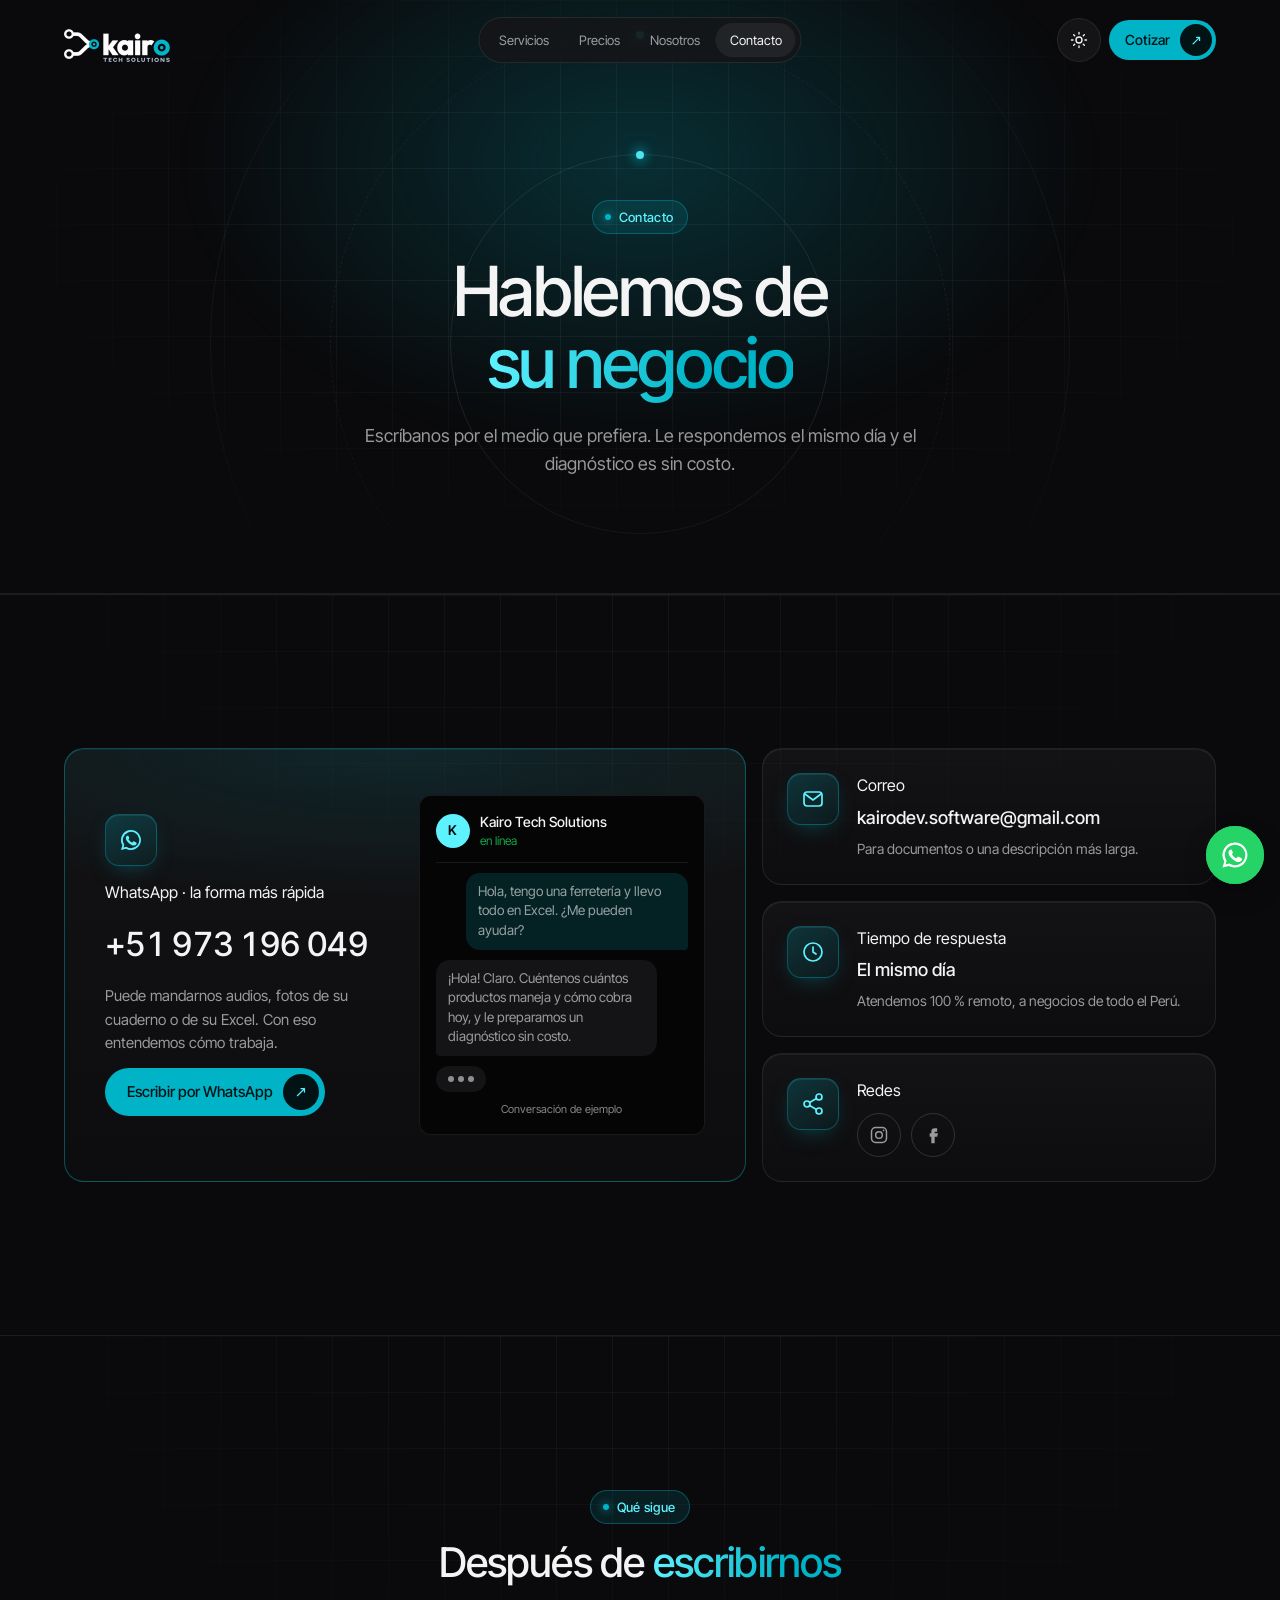
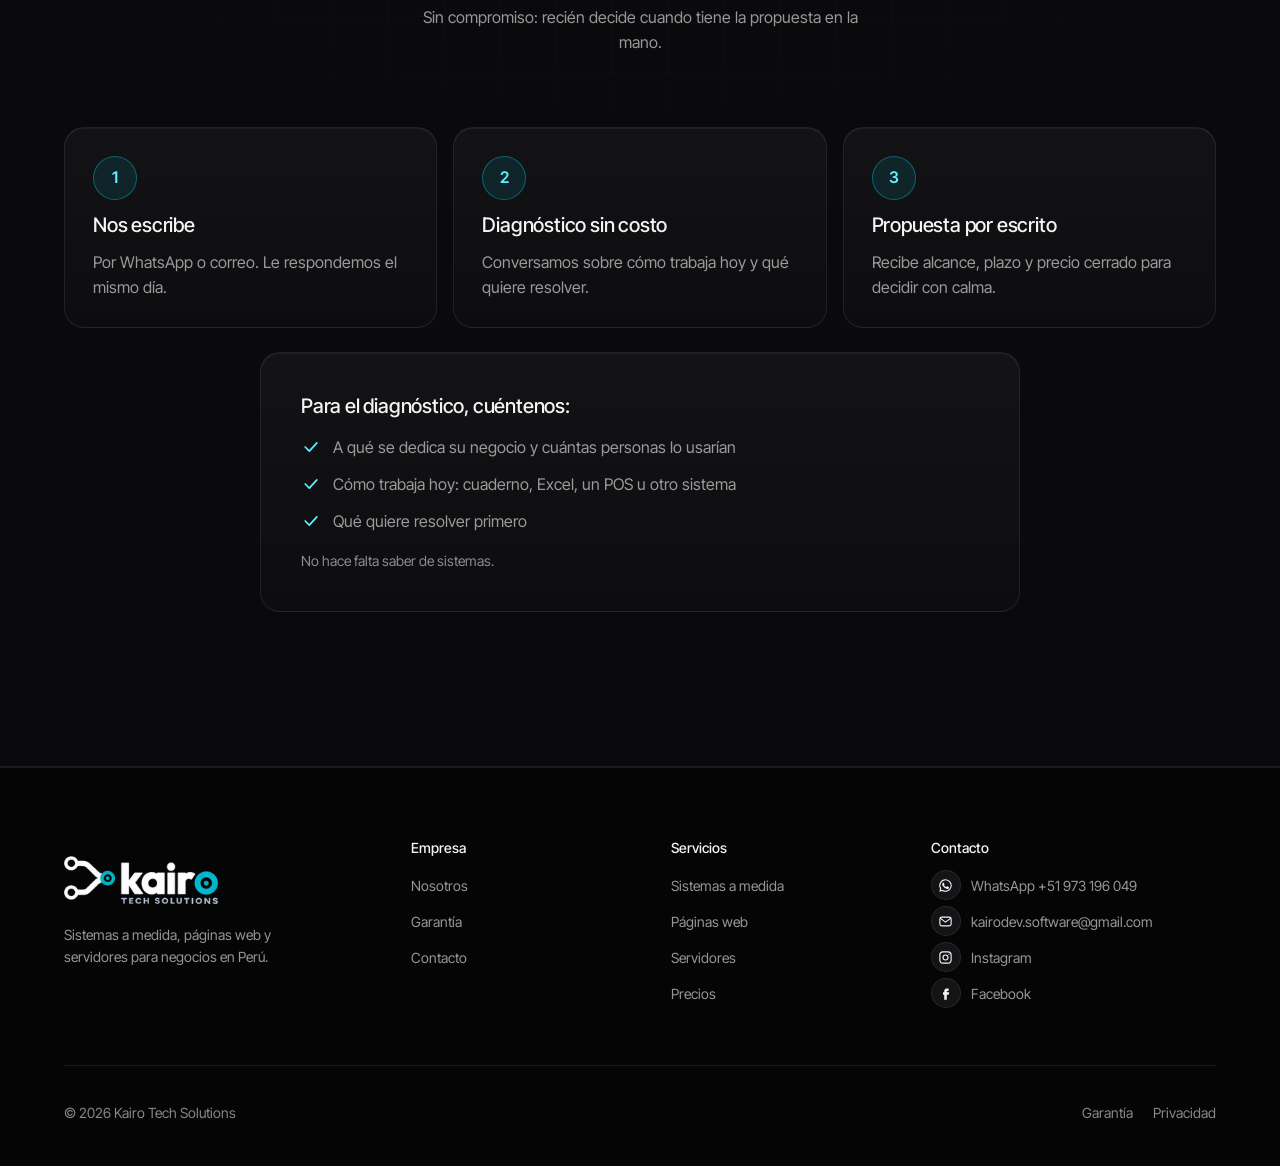
<file: contacto/index.html>
<!DOCTYPE html><html lang="es" data-tema="oscuro"><head><meta charset="utf-8"><script>
      // Antes de pintar: aplica el tema guardado para que no parpadee
      try { if (localStorage.getItem("tema") === "claro") document.documentElement.dataset.tema = "claro"; } catch (e) {}
    </script><meta name="viewport" content="width=device-width, initial-scale=1"><title>Contacto · Kairo Tech Solutions</title><link rel="preload" href="/_astro/inter-tight-latin-wght-normal.DX-nOvPD.woff2" as="font" type="font/woff2" crossorigin><link rel="preconnect" href="https://wa.me"><meta name="description" content="Escríbanos por WhatsApp o por correo. Le respondemos el mismo día y el diagnóstico es sin costo."><link rel="canonical" href="https://kairodev.pages.dev/contacto/"><meta property="og:title" content="Contacto · Kairo Tech Solutions"><meta property="og:description" content="Escríbanos por WhatsApp o por correo. Le respondemos el mismo día y el diagnóstico es sin costo."><meta property="og:image" content="https://kairodev.pages.dev/marca/logo-horizontal.png"><meta property="og:type" content="website"><meta property="og:locale" content="es_PE"><link rel="icon" href="/favicon.png"><link rel="apple-touch-icon" href="/apple-touch-icon.png"><meta name="theme-color" content="#050505"><script type="application/ld+json">{"@context":"https://schema.org","@type":"ProfessionalService","name":"Kairo Tech Solutions","url":"https://kairodev.pages.dev","description":"Sistemas a medida, páginas web y servidores para negocios en Perú. Trato directo con quien programa y garantía de 60 días.","logo":"https://kairodev.pages.dev/marca/logo-horizontal.png","image":"https://kairodev.pages.dev/marca/logo-horizontal.png","telephone":"+51973196049","email":"kairodev.software@gmail.com","areaServed":{"@type":"Country","name":"Perú"},"priceRange":"S/ 490 - S/ 1,490","sameAs":["https://www.instagram.com/kairo.techsolutions/","https://www.facebook.com/kairotechsolutions.pe"],"hasOfferCatalog":{"@type":"OfferCatalog","name":"Servicios","itemListElement":[{"@type":"Offer","name":"Página web de una página","price":"490","priceCurrency":"PEN"},{"@type":"Offer","name":"Web profesional","price":"890","priceCurrency":"PEN"},{"@type":"Offer","name":"Sistema de ventas, inventario o citas","price":"1490","priceCurrency":"PEN"},{"@type":"Offer","name":"Soporte mensual","price":"99","priceCurrency":"PEN"}]}}</script><style>/*! tailwindcss v4.3.5 | MIT License | https://tailwindcss.com */
@layer properties{@supports (((-webkit-hyphens:none)) and (not (margin-trim:block))) or ((-moz-orient:inline) and (not (color:rgb(from red r g b)))){*,:before,:after,::backdrop{--tw-rotate-x:initial;--tw-rotate-y:initial;--tw-rotate-z:initial;--tw-skew-x:initial;--tw-skew-y:initial;--tw-border-style:solid;--tw-shadow:0 0 #0000;--tw-shadow-color:initial;--tw-shadow-alpha:100%;--tw-inset-shadow:0 0 #0000;--tw-inset-shadow-color:initial;--tw-inset-shadow-alpha:100%;--tw-ring-color:initial;--tw-ring-shadow:0 0 #0000;--tw-inset-ring-color:initial;--tw-inset-ring-shadow:0 0 #0000;--tw-ring-inset:initial;--tw-ring-offset-width:0px;--tw-ring-offset-color:#fff;--tw-ring-offset-shadow:0 0 #0000;--tw-outline-style:solid;--tw-blur:initial;--tw-brightness:initial;--tw-contrast:initial;--tw-grayscale:initial;--tw-hue-rotate:initial;--tw-invert:initial;--tw-opacity:initial;--tw-saturate:initial;--tw-sepia:initial;--tw-drop-shadow:initial;--tw-drop-shadow-color:initial;--tw-drop-shadow-alpha:100%;--tw-drop-shadow-size:initial;--tw-backdrop-blur:initial;--tw-backdrop-brightness:initial;--tw-backdrop-contrast:initial;--tw-backdrop-grayscale:initial;--tw-backdrop-hue-rotate:initial;--tw-backdrop-invert:initial;--tw-backdrop-opacity:initial;--tw-backdrop-saturate:initial;--tw-backdrop-sepia:initial;--tw-ease:initial}}}@layer theme{:root,:host{--font-sans:-apple-system, BlinkMacSystemFont, "Segoe UI", Roboto, "Helvetica Neue", "Noto Sans", Arial, sans-serif, "Apple Color Emoji", "Segoe UI Emoji", "Segoe UI Symbol", "Noto Color Emoji";--font-mono:ui-monospace, SFMono-Regular, Menlo, Monaco, Consolas, "Liberation Mono", "Courier New", monospace;--ease-in:cubic-bezier(.4, 0, 1, 1);--ease-out:cubic-bezier(0, 0, .2, 1);--ease-in-out:cubic-bezier(.4, 0, .2, 1);--default-transition-duration:.15s;--default-transition-timing-function:cubic-bezier(.4, 0, .2, 1);--default-font-family:var(--font-sans);--default-mono-font-family:var(--font-mono)}}@layer base{*,:after,:before,::backdrop{box-sizing:border-box;border:0 solid;margin:0;padding:0}::file-selector-button{box-sizing:border-box;border:0 solid;margin:0;padding:0}html,:host{-webkit-text-size-adjust:100%;tab-size:4;line-height:1.5;font-family:var(--default-font-family,-apple-system, BlinkMacSystemFont, "Segoe UI", Roboto, "Helvetica Neue", "Noto Sans", Arial, sans-serif, "Apple Color Emoji", "Segoe UI Emoji", "Segoe UI Symbol", "Noto Color Emoji");font-feature-settings:var(--default-font-feature-settings,normal);font-variation-settings:var(--default-font-variation-settings,normal);-webkit-tap-highlight-color:transparent}hr{height:0;color:inherit;border-top-width:1px}abbr:where([title]){text-decoration:underline dotted}h1,h2,h3,h4,h5,h6{font-size:inherit;font-weight:inherit}a{color:inherit;-webkit-text-decoration:inherit;-webkit-text-decoration:inherit;-webkit-text-decoration:inherit;text-decoration:inherit}b,strong{font-weight:bolder}code,kbd,samp,pre{font-family:var(--default-mono-font-family,ui-monospace, SFMono-Regular, Menlo, Monaco, Consolas, "Liberation Mono", "Courier New", monospace);font-feature-settings:var(--default-mono-font-feature-settings,normal);font-variation-settings:var(--default-mono-font-variation-settings,normal);font-size:1em}small{font-size:80%}sub,sup{vertical-align:baseline;font-size:75%;line-height:0;position:relative}sub{bottom:-.25em}sup{top:-.5em}table{text-indent:0;border-color:inherit;border-collapse:collapse}:-moz-focusring:where(:not(iframe)){outline:auto}progress{vertical-align:baseline}summary{display:list-item}ol,ul,menu{list-style:none}img,svg,video,canvas,audio,iframe,embed,object{vertical-align:middle;display:block}img,video{max-width:100%;height:auto}button,input,select,optgroup,textarea{font:inherit;font-feature-settings:inherit;font-variation-settings:inherit;letter-spacing:inherit;color:inherit;opacity:1;background-color:#0000;border-radius:0}::file-selector-button{font:inherit;font-feature-settings:inherit;font-variation-settings:inherit;letter-spacing:inherit;color:inherit;opacity:1;background-color:#0000;border-radius:0}:where(select:is([multiple],[size])) optgroup{font-weight:bolder}:where(select:is([multiple],[size])) optgroup option{padding-inline-start:20px}::file-selector-button{margin-inline-end:4px}::placeholder{opacity:1}@supports (not ((-webkit-appearance:-apple-pay-button))) or (contain-intrinsic-size:1px){::placeholder{color:currentColor}@supports (color:color-mix(in lab, red, red)){::placeholder{color:color-mix(in oklab, currentcolor 50%, transparent)}}}textarea{resize:vertical}::-webkit-search-decoration{-webkit-appearance:none}::-webkit-date-and-time-value{min-height:1lh;text-align:inherit}::-webkit-datetime-edit{display:inline-flex}::-webkit-datetime-edit-fields-wrapper{padding:0}::-webkit-datetime-edit{padding-block:0}::-webkit-datetime-edit-year-field{padding-block:0}::-webkit-datetime-edit-month-field{padding-block:0}::-webkit-datetime-edit-day-field{padding-block:0}::-webkit-datetime-edit-hour-field{padding-block:0}::-webkit-datetime-edit-minute-field{padding-block:0}::-webkit-datetime-edit-second-field{padding-block:0}::-webkit-datetime-edit-millisecond-field{padding-block:0}::-webkit-datetime-edit-meridiem-field{padding-block:0}::-webkit-calendar-picker-indicator{line-height:1}:-moz-ui-invalid{box-shadow:none}button,input:where([type=button],[type=reset],[type=submit]){appearance:button}::file-selector-button{appearance:button}::-webkit-inner-spin-button{height:auto}::-webkit-outer-spin-button{height:auto}[hidden]:where(:not([hidden=until-found])){display:none!important}}@layer components;@layer utilities{.visible{visibility:visible}.flex{display:flex}.hidden{display:none}.transform{transform:var(--tw-rotate-x, ) var(--tw-rotate-y, ) var(--tw-rotate-z, ) var(--tw-skew-x, ) var(--tw-skew-y, )}.resize{resize:both}.flex-wrap{flex-wrap:wrap}.border{border-style:var(--tw-border-style);border-width:1px}.text-wrap{text-wrap:wrap}.ring{--tw-ring-shadow:var(--tw-ring-inset, ) 0 0 0 calc(1px + var(--tw-ring-offset-width)) var(--tw-ring-color,currentcolor);box-shadow:var(--tw-inset-shadow), var(--tw-inset-ring-shadow), var(--tw-ring-offset-shadow), var(--tw-ring-shadow), var(--tw-shadow)}.outline{outline-style:var(--tw-outline-style);outline-width:1px}.filter{filter:var(--tw-blur, ) var(--tw-brightness, ) var(--tw-contrast, ) var(--tw-grayscale, ) var(--tw-hue-rotate, ) var(--tw-invert, ) var(--tw-saturate, ) var(--tw-sepia, ) var(--tw-drop-shadow, )}.backdrop-filter{backdrop-filter:var(--tw-backdrop-blur, ) var(--tw-backdrop-brightness, ) var(--tw-backdrop-contrast, ) var(--tw-backdrop-grayscale, ) var(--tw-backdrop-hue-rotate, ) var(--tw-backdrop-invert, ) var(--tw-backdrop-opacity, ) var(--tw-backdrop-saturate, ) var(--tw-backdrop-sepia, )}.transition{transition-property:color,background-color,border-color,outline-color,text-decoration-color,fill,stroke,--tw-gradient-from,--tw-gradient-via,--tw-gradient-to,opacity,box-shadow,transform,translate,scale,rotate,filter,-webkit-backdrop-filter,backdrop-filter,display,content-visibility,overlay,pointer-events;transition-timing-function:var(--tw-ease,var(--default-transition-timing-function));transition-duration:var(--tw-duration,var(--default-transition-duration))}.ease-in{--tw-ease:var(--ease-in);transition-timing-function:var(--ease-in)}.ease-in-out{--tw-ease:var(--ease-in-out);transition-timing-function:var(--ease-in-out)}.ease-out{--tw-ease:var(--ease-out);transition-timing-function:var(--ease-out)}}@font-face{font-family:Inter Tight Variable;font-style:normal;font-display:swap;font-weight:100 900;src:url(/_astro/inter-tight-cyrillic-ext-wght-normal.okcGN4Nq.woff2)format("woff2-variations");unicode-range:U+460-52F,U+1C80-1C8A,U+20B4,U+2DE0-2DFF,U+A640-A69F,U+FE2E-FE2F}@font-face{font-family:Inter Tight Variable;font-style:normal;font-display:swap;font-weight:100 900;src:url(/_astro/inter-tight-cyrillic-wght-normal.BS41q_Tv.woff2)format("woff2-variations");unicode-range:U+301,U+400-45F,U+490-491,U+4B0-4B1,U+2116}@font-face{font-family:Inter Tight Variable;font-style:normal;font-display:swap;font-weight:100 900;src:url(/_astro/inter-tight-greek-ext-wght-normal.DQgQPNk4.woff2)format("woff2-variations");unicode-range:U+1F??}@font-face{font-family:Inter Tight Variable;font-style:normal;font-display:swap;font-weight:100 900;src:url(/_astro/inter-tight-greek-wght-normal.sS1B39LI.woff2)format("woff2-variations");unicode-range:U+370-377,U+37A-37F,U+384-38A,U+38C,U+38E-3A1,U+3A3-3FF}@font-face{font-family:Inter Tight Variable;font-style:normal;font-display:swap;font-weight:100 900;src:url(/_astro/inter-tight-vietnamese-wght-normal.TKKdAiBA.woff2)format("woff2-variations");unicode-range:U+102-103,U+110-111,U+128-129,U+168-169,U+1A0-1A1,U+1AF-1B0,U+300-301,U+303-304,U+308-309,U+323,U+329,U+1EA0-1EF9,U+20AB}@font-face{font-family:Inter Tight Variable;font-style:normal;font-display:swap;font-weight:100 900;src:url(/_astro/inter-tight-latin-ext-wght-normal.B4u9PlvR.woff2)format("woff2-variations");unicode-range:U+100-2BA,U+2BD-2C5,U+2C7-2CC,U+2CE-2D7,U+2DD-2FF,U+304,U+308,U+329,U+1D00-1DBF,U+1E00-1E9F,U+1EF2-1EFF,U+2020,U+20A0-20AB,U+20AD-20C0,U+2113,U+2C60-2C7F,U+A720-A7FF}@font-face{font-family:Inter Tight Variable;font-style:normal;font-display:swap;font-weight:100 900;src:url(/_astro/inter-tight-latin-wght-normal.DX-nOvPD.woff2)format("woff2-variations");unicode-range:U+??,U+131,U+152-153,U+2BB-2BC,U+2C6,U+2DA,U+2DC,U+304,U+308,U+329,U+2000-206F,U+20AC,U+2122,U+2191,U+2193,U+2212,U+2215,U+FEFF,U+FFFD}:root{color-scheme:dark;--tinte:255 255 255;--fondo:#050505;--superficie:#0c0c0e;--superficie-2:#141417;--borde:rgb(var(--tinte) / 8%);--borde-fuerte:rgb(var(--tinte) / 14%);--texto:#f4f4f5;--texto-2:rgb(var(--tinte) / 58%);--texto-3:rgb(var(--tinte) / 52%);--acento:#00b3c6;--acento-claro:#5ef2ff;--sobre-acento:#021316;--acento-texto:#5ef2ff;--superficie-3:#1d1d22;--nav-fijo:#050505cc;--nav-pildora:#161618d9;--sombra-tarjeta:inset 0 1px 0 #ffffff0d;--banda:#0a0a0c;--resalta:linear-gradient(90deg, #5ef2ff, #00b3c6 70%);--acento-suave:#00b3c61f;--fuente:"Inter Tight Variable", "Inter Tight", system-ui, sans-serif;--radio-s:12px;--radio-m:20px;--radio-l:28px;--pildora:999px;--margen:clamp(16px, 5vw, 80px);--seccion:clamp(88px, 12vw, 160px);--ancho:1200px;--ease:cubic-bezier(.22, 1, .36, 1);--rapido:.16s;--medio:.28s;--lento:.6s}:root[data-tema=claro]{color-scheme:light;--tinte:0 0 0;--fondo:#f6f6f7;--superficie:#fff;--superficie-2:#ececee;--superficie-3:#e2e2e5;--borde:#00000017;--borde-fuerte:#00000029;--texto:#0b0b0c;--texto-2:#000000a8;--texto-3:#00000094;--acento-texto:#00707d;--nav-fijo:#f6f6f7d9;--nav-pildora:#ffffffd9;--sombra-tarjeta:0 1px 2px #0000000a, 0 8px 24px -12px #0000001a;--banda:#ebedf0;--resalta:linear-gradient(90deg, #00808f, #00a3b5 70%)}[data-tema=claro] .tarjeta{background:var(--superficie)}[data-tema=claro] .tarjeta--destacada{background:radial-gradient(120% 50% at 50% 0%, #00b3c61a, transparent 70%), var(--superficie)}[data-tema=claro] .btn--primario:hover{box-shadow:0 8px 24px -8px #00b3c699}.logo-claro{display:none!important}[data-tema=claro] .logo-claro{display:block!important}[data-tema=claro] .logo-oscuro{display:none!important}.cambiando-tema,.cambiando-tema *{transition:background-color var(--medio), color var(--medio), border-color var(--medio)!important}html{background:var(--fondo);color:var(--texto);-webkit-font-smoothing:antialiased;scroll-behavior:smooth;scroll-padding-top:80px}body{font-family:var(--fuente);margin:0;font-size:16px;line-height:1.55;overflow-x:hidden}a{color:inherit;text-decoration:none}img{max-width:100%;height:auto;display:block}h1,h2,h3{text-wrap:balance;margin:0;font-weight:500}h2{letter-spacing:-.02em;font-size:clamp(32px,3.2vw,48px);line-height:1.1}h3{letter-spacing:-.01em;font-size:20px;line-height:1.3}p{margin:0}:focus-visible{outline:2px solid var(--acento);outline-offset:3px;border-radius:6px}.sr-only{clip:rect(0 0 0 0);white-space:nowrap;width:1px;height:1px;position:absolute;overflow:hidden}.contenedor{width:100%;max-width:calc(var(--ancho) + 2 * var(--margen));padding-inline:var(--margen);margin-inline:auto}.seccion{padding-block:var(--seccion)}.btn{border-radius:var(--pildora);cursor:pointer;min-height:48px;transition:transform var(--rapido) var(--ease), background-color var(--rapido), box-shadow var(--medio);border:0;align-items:center;gap:10px;padding:6px 6px 6px 22px;font-family:inherit;font-size:15px;font-weight:500;display:inline-flex}.btn:active{transform:scale(.97)}.btn--primario{background:var(--acento);color:var(--sobre-acento)}.btn--primario:hover{background:var(--acento-claro);box-shadow:0 0 32px #00b3c659}.btn__flecha{border-radius:var(--pildora);background:var(--sobre-acento);width:36px;height:36px;color:var(--acento-claro);transition:transform var(--medio) var(--ease);place-items:center;display:grid}.btn--primario:hover .btn__flecha{transform:rotate(-45deg)}.btn--secundario{background:var(--superficie-2);color:var(--texto);border:1px solid var(--borde);padding:0 22px}.btn--secundario:hover{background:var(--superficie-3)}.btn--chico{min-height:40px;padding:4px 4px 4px 16px;font-size:14px}.btn--chico .btn__flecha{width:32px;height:32px}.nav{z-index:40;padding:18px var(--margen);transition:background-color var(--medio), border-color var(--medio), padding var(--medio) var(--ease);border-bottom:1px solid #0000;justify-content:space-between;align-items:center;gap:16px;display:flex;position:fixed;inset:0 0 auto}.nav--fijo{background:var(--nav-fijo);border-bottom-color:var(--borde);padding-block:10px}.nav__logo img{width:auto;height:44px}.nav__links{border:1px solid var(--borde);border-radius:var(--pildora);background:var(--nav-pildora);gap:2px;padding:5px;display:flex;position:absolute;left:50%;transform:translate(-50%)}.nav__links a{border-radius:var(--pildora);color:var(--texto-2);transition:color var(--rapido), background-color var(--rapido);padding:7px 14px;font-size:13px}.nav__links a:hover,.nav__links a[aria-current=page]{color:var(--texto);background:rgb(var(--tinte) / 6%)}.nav__boton-menu{border-radius:var(--pildora);border:1px solid var(--borde);background:var(--superficie-2);width:44px;height:44px;color:var(--texto);cursor:pointer;place-items:center;display:none}.nav__boton-menu svg{width:18px;height:18px}.nav__acciones{align-items:center;gap:8px;display:flex}.tema{border-radius:var(--pildora);border:1px solid var(--borde);background:var(--superficie-2);width:44px;height:44px;color:var(--texto);cursor:pointer;transition:background-color var(--rapido), transform var(--rapido) var(--ease);place-items:center;display:grid}.tema:hover{background:var(--superficie-3)}.tema:active{transform:scale(.94)}.tema svg{width:18px;height:18px}.tema .icono-luna,[data-tema=claro] .tema .icono-sol{display:none}[data-tema=claro] .tema .icono-luna{display:block}.menu-movil{z-index:50;padding:18px var(--margen) 32px;background:var(--fondo);opacity:0;visibility:hidden;transition:opacity var(--medio) var(--ease), transform var(--medio) var(--ease), visibility 0s linear var(--medio);flex-direction:column;display:flex;position:fixed;inset:0;transform:translateY(-8px)}.menu-movil[data-abierto]{opacity:1;visibility:visible;transition-delay:0s;transform:none}.menu-movil__cabecera{justify-content:space-between;align-items:center;display:flex}.menu-movil__cabecera img{width:auto;height:44px}.menu-movil nav{flex-direction:column;margin-top:40px;display:flex}.menu-movil nav a{letter-spacing:-.02em;border-bottom:1px solid var(--borde);padding:12px 0;font-size:28px;display:block}.menu-movil .btn{justify-content:space-between;margin-top:auto}@media (width<=900px){.nav__links,.nav .btn--chico{display:none}.nav__boton-menu{display:grid}}.hero{background:var(--fondo);isolation:isolate;min-height:100svh;position:relative;overflow:hidden}.hero [data-globo]{z-index:0;opacity:0;transition:opacity 1.6s .2s;position:absolute;inset:0;-webkit-mask-image:linear-gradient(#000 58%,#0009 76%,#0000 94%);mask-image:linear-gradient(#000 58%,#0009 76%,#0000 94%)}.globo-listo [data-globo]{opacity:1}.hero__contenido{z-index:2;grid-template-columns:1fr auto;align-items:end;gap:32px;padding:0 clamp(16px,7vw,120px) clamp(36px,8vh,80px);display:grid;position:absolute;inset:auto 0 0}.hero h1{letter-spacing:-.025em;margin-bottom:14px;font-size:clamp(40px,4.4vw,68px);line-height:1.08}.hero h1 .l{display:block}.hero .rota{display:inline-block}.hero__bajada{max-width:40ch;color:var(--texto-2);margin-bottom:26px;font-size:15px;line-height:1.5}.hero__acciones{flex-wrap:wrap;gap:10px;display:flex}.canales{color:var(--texto-2);align-items:center;gap:10px;font-size:13px;display:flex}.canales a{background:var(--superficie-2);border:1px solid var(--borde);width:44px;height:44px;color:var(--texto);transition:background-color var(--rapido), color var(--rapido);border-radius:50%;place-items:center;display:grid}.canales a:hover{background:var(--acento);color:var(--sobre-acento)}.canales svg{width:18px;height:18px}@media (width<=860px){.hero__contenido{grid-template-columns:1fr;gap:28px;padding-bottom:32px}.hero h1{font-size:clamp(36px,10vw,46px)}}.cierre__nosotros{font-size:14px;color:var(--texto-3)!important}.cierre__nosotros a{color:var(--acento);text-underline-offset:3px;text-decoration:underline}.wa-flotante{right:max(16px, env(safe-area-inset-right));bottom:max(16px, env(safe-area-inset-bottom));z-index:45;color:#fff;width:58px;height:58px;transition:transform var(--rapido), box-shadow var(--rapido);background:#25d366;border-radius:50%;place-items:center;display:grid;position:fixed;box-shadow:0 10px 30px -8px #00000073}.wa-flotante:hover{transform:translateY(-3px);box-shadow:0 14px 34px -8px #0000008c}.wa-flotante svg{width:30px;height:30px}.wa-flotante:after{content:"";border-radius:inherit;pointer-events:none;border:2px solid #25d366;animation:2.4s ease-out infinite wa-latido;position:absolute;inset:0}@keyframes wa-latido{0%{opacity:.7;transform:scale(1)}to{opacity:0;transform:scale(1.35)}}@media (prefers-reduced-motion:reduce){.wa-flotante:after{opacity:0;animation:none}}body:has(.menu-movil[data-abierto]) .wa-flotante{display:none}.aparece{opacity:0;filter:blur(8px);animation:aparece .9s var(--ease) forwards;transform:translateY(14px)}.aparece:nth-child(2){animation-delay:.12s}.d1{animation-delay:.3s}.d2{animation-delay:.42s}.d3{animation-delay:.54s}@keyframes aparece{to{opacity:1;filter:blur();transform:none}}.listo .aparece{opacity:1;filter:none;animation:none;transform:none}.listo [data-globo]{opacity:1;transition:none}.js-anim [data-revelar]{opacity:0;filter:blur(6px);transition:opacity var(--lento) var(--ease), filter var(--lento) var(--ease), transform var(--lento) var(--ease);transform:translateY(16px)}.js-anim [data-revelar].visto{opacity:1;filter:none;transform:none}.js-anim [data-revelar].fin{transition:none}.cabecera{gap:20px;margin-bottom:clamp(40px,6vw,72px);display:grid}.cabecera p{color:var(--texto-2);max-width:52ch}.cabecera--centrada{text-align:center;justify-items:center}.cabecera--centrada h2{max-width:18ch}.etiqueta{border-radius:var(--pildora);background:var(--acento-suave);color:var(--acento-texto);letter-spacing:.02em;border:1px solid #00b3c659;align-items:center;gap:8px;padding:6px 14px 6px 12px;font-size:13px;font-weight:500;display:inline-flex}.etiqueta:before{content:"";background:var(--acento);width:6px;height:6px;box-shadow:0 0 10px var(--acento);border-radius:50%}.cabecera--centrada .etiqueta{margin-bottom:-4px}.resalta{background:var(--resalta);color:#0000;-webkit-background-clip:text;background-clip:text}.cabecera--centrada p{margin-inline:auto}.seccion--banda{isolation:isolate;background:var(--banda);border-block:1px solid var(--borde);position:relative}.seccion--banda:before{content:"";z-index:-1;pointer-events:none;background-image:linear-gradient(rgb(var(--tinte) / 5%) 1px, transparent 1px), linear-gradient(90deg, rgb(var(--tinte) / 5%) 1px, transparent 1px);background-position:top;background-size:56px 56px;position:absolute;inset:0;-webkit-mask-image:radial-gradient(70% 60% at 50% 0,#000,#0000 75%);mask-image:radial-gradient(70% 60% at 50% 0,#000,#0000 75%)}.seccion--banda .ruta__nodo{box-shadow:0 0 0 8px var(--banda)}.seccion--banda .ruta li:hover .ruta__nodo{box-shadow:0 0 0 8px var(--banda), 0 0 32px #00b3c64d}.seccion--banda+.seccion--banda{border-top:0}.tarjeta{border-radius:var(--radio-m);background:linear-gradient(180deg, rgb(var(--tinte) / 4%), rgb(var(--tinte) / 1.5%));border:1px solid var(--borde);box-shadow:var(--sombra-tarjeta);transition:border-color var(--medio);transition:border-color var(--medio), transform var(--medio) var(--ease), box-shadow var(--medio);padding:28px;position:relative}@media (hover:hover){.tarjeta:hover{box-shadow:var(--sombra-tarjeta), 0 18px 40px -20px #00b3c659;border-color:#00b3c666;transform:translateY(-4px)}.grafico.tarjeta:hover,.panel.tarjeta:hover{transform:none}}.tarjeta p{color:var(--texto-2)}.tarjeta--destacada{background:radial-gradient(120% 50% at 50% 0%, #00b3c61f, transparent 70%), linear-gradient(180deg, rgb(var(--tinte) / 4%), rgb(var(--tinte) / 1.5%));border-color:#00b3c666}.tarjeta--destacada:hover{border-color:#00b3c699}.ejemplo{border-radius:var(--pildora);border:1px dashed var(--borde-fuerte);color:var(--texto-3);white-space:nowrap;align-items:center;padding:2px 8px;font-size:11px;line-height:1.6;display:inline-flex}.punto{background:var(--acento);width:6px;height:6px;box-shadow:0 0 10px var(--acento);border-radius:50%;flex:none}.frag{border:1px solid var(--borde);border-radius:var(--radio-s);background:var(--fondo);color:var(--texto-2);font-size:13px;overflow:hidden}.frag__barra{border-bottom:1px solid var(--borde);color:var(--texto);justify-content:space-between;align-items:center;gap:12px;padding:10px 14px;display:flex}.frag table{border-collapse:collapse;font-variant-numeric:tabular-nums;width:100%}.frag th{text-align:left;color:var(--texto-3);padding:8px 14px;font-weight:400}.frag td{border-top:1px solid var(--borde);padding:9px 14px}.frag td:not(:first-child),.frag th:not(:first-child){text-align:right}.frag td:first-child{color:var(--texto)}.frag td:not(:first-child){white-space:nowrap}@media (width<=480px){.frag th,.frag td{padding-inline:10px}}.cian{color:var(--acento-texto)}.pilar__icono{width:52px;height:52px;color:var(--acento-texto);background:linear-gradient(145deg,#00b3c638,#00b3c60f);border:1px solid #00b3c659;border-radius:14px;flex:none;place-items:center;display:grid;box-shadow:inset 0 1px #ffffff14,0 8px 24px -12px #00b3c699}.pilar__icono svg{width:24px;height:24px}.pilar ul,.servicio ul{color:var(--texto-2);gap:8px;margin:0;padding:0;font-size:14px;list-style:none;display:grid}.pilar li,.servicio li{align-items:center;gap:10px;display:flex}.pilar li svg,.servicio li svg{width:16px;height:16px;color:var(--acento-texto);flex:none}.pilares{grid-template-columns:repeat(3,1fr);gap:16px;display:grid}.pilar{align-content:start;gap:16px;padding:32px 28px;display:grid}.pilar h3{margin-top:6px}.pilar ul{border-top:1px solid var(--borde);padding-top:18px}@media (width<=960px){.pilares{grid-template-columns:1fr}}.servicios{grid-template-columns:repeat(2,1fr);gap:16px;display:grid}.servicio{align-content:start;gap:14px;padding:32px;display:grid}.servicio__cabeza{justify-content:space-between;align-items:start;margin-bottom:8px;display:flex}.servicio__num{letter-spacing:-.04em;color:#0000;-webkit-text-stroke:1px var(--borde-fuerte);font-size:44px;font-weight:500;line-height:1}.servicio h3{font-size:24px}.servicio ul{border-block:1px solid var(--borde);grid-template-columns:1fr 1fr;gap:10px 16px;margin:8px 0 6px;padding:18px 0}.servicio .enlace-flecha{justify-self:start}@media (width<=860px){.servicios{grid-template-columns:1fr}}@media (width<=420px){.servicio{padding:24px 20px}.servicio ul{grid-template-columns:1fr}}.lista{margin:8px 0 0;padding:0;list-style:none;display:grid}.lista li{border-top:1px solid var(--borde);align-items:baseline;gap:14px;padding:14px 0;display:flex}.lista li .punto{transform:translateY(-3px)}.app{border-radius:var(--radio-m);border:1px solid var(--borde-fuerte);background:var(--superficie);max-width:1040px;color:var(--texto-2);margin-inline:auto;font-size:13px;overflow:hidden;box-shadow:0 40px 100px -40px #00b3c659,0 20px 50px -30px #00000080}.app__barra{border-bottom:1px solid var(--borde);background:var(--superficie-2);align-items:center;gap:14px;padding:12px 16px;display:flex}.app__puntos{gap:6px;display:flex}.app__puntos i{border-radius:50%;width:10px;height:10px}.app__puntos i:first-child{background:#ff5f57}.app__puntos i:nth-child(2){background:#febc2e}.app__puntos i:last-child{background:#28c840}.app__url{border-radius:var(--pildora);background:var(--fondo);max-width:320px;color:var(--texto-3);text-align:center;flex:1;margin-inline:auto;padding:4px 12px;font-size:12px}.app__cuerpo{grid-template-columns:170px 1fr;min-height:380px;display:grid}.app__menu{border-right:1px solid var(--borde);align-content:start;gap:2px;padding:16px 10px;display:grid}.app__menu span{border-radius:8px;padding:8px 12px}.app__menu .activo{background:var(--acento-suave);color:var(--acento-texto)}.app__main{align-content:start;gap:16px;padding:20px;display:grid}.app__saludo{gap:2px;display:grid}.app__saludo b{color:var(--texto);font-size:18px;font-weight:500}.app__kpis{grid-template-columns:repeat(3,1fr);gap:12px;display:grid}.app__kpi{border-radius:var(--radio-s);border:1px solid var(--borde);background:var(--fondo);gap:4px;padding:14px;display:grid}.app__kpi b{letter-spacing:-.02em;color:var(--texto);font-variant-numeric:tabular-nums;white-space:nowrap;font-size:clamp(20px,2.2vw,26px);font-weight:500}.app__kpi small{color:var(--texto-3);font-size:12px}.app__kpi small.sube{color:#16a34a}.app__kpi small.alerta{color:var(--acento-texto)}.app__fila{grid-template-columns:1.4fr 1fr;gap:12px;display:grid}.app__grafico,.app__lista{border-radius:var(--radio-s);border:1px solid var(--borde);background:var(--fondo);padding:14px}.app__titulo{color:var(--texto);justify-content:space-between;gap:8px;margin-bottom:10px;display:flex}.app__grafico svg{width:100%;height:130px;display:block}.app__dias{color:var(--texto-3);justify-content:space-between;margin-top:6px;font-size:11px;display:flex}.app__mov{border-top:1px solid var(--borde);grid-template-columns:auto 1fr auto;align-items:center;gap:10px;padding:9px 0;display:grid}.app__hora{color:var(--texto-3);font-variant-numeric:tabular-nums}.app__det{color:var(--texto);display:grid}.app__det small{color:var(--texto-3);font-size:11px}.app__mov b{color:var(--texto);font-variant-numeric:tabular-nums;font-weight:500}.app__puntos-lista{grid-template-columns:repeat(3,1fr);gap:24px;max-width:1040px;margin:40px auto 0;display:grid}.app__puntos-lista>div{align-items:baseline;gap:14px;display:flex}.app__puntos-lista .punto{transform:translateY(-3px)}.app__puntos-lista b{color:var(--texto);margin-bottom:4px;font-weight:500;display:block}.app__puntos-lista p{color:var(--texto-2);font-size:15px}@media (width<=900px){.app__cuerpo{grid-template-columns:1fr}.app__menu{border-right:0;border-bottom:1px solid var(--borde);padding:10px;display:flex;overflow:hidden}.app__menu span{white-space:nowrap}.app__fila{grid-template-columns:1fr}.app__puntos-lista{grid-template-columns:1fr;gap:16px}}@media (width<=560px){.app__kpis{grid-template-columns:1fr 1fr}.app__kpi:first-child{grid-column:1/-1}.app__barra .ejemplo{display:none}.app__main{padding:14px}}.ruta{position:relative}.ruta ol{grid-template-columns:repeat(5,1fr);gap:24px;margin:0;padding:0;list-style:none;display:grid;position:relative}.ruta li{text-align:center;align-content:start;justify-items:center;gap:10px;display:grid}.ruta h3{margin-top:14px;font-size:18px}.ruta p{color:var(--texto-2);max-width:24ch;font-size:15px}.ruta__linea{background:linear-gradient(90deg, var(--acento), #00b3c659 60%, var(--borde-fuerte));transform-origin:0;height:2px;transition:transform 1.2s var(--ease) .2s;border-radius:2px;position:absolute;top:36px;left:10%;right:10%}.js-anim .ruta .ruta__linea{transform:scaleX(0)}.js-anim .ruta.visto .ruta__linea{transform:none}.js-anim .ruta.fin .ruta__linea{transition:none}.ruta__nodo{background:var(--superficie);border:1px solid var(--borde-fuerte);width:72px;height:72px;color:var(--texto);box-shadow:0 0 0 8px var(--fondo);transition:border-color var(--medio), box-shadow var(--medio), color var(--medio);border-radius:50%;place-items:center;display:grid;position:relative}.ruta__nodo svg{width:28px;height:28px}.ruta__num{background:var(--acento);width:24px;height:24px;color:var(--sobre-acento);font-variant-numeric:tabular-nums;border-radius:50%;place-items:center;font-size:12px;font-weight:600;display:grid;position:absolute;top:-2px;right:-2px}.ruta li:hover .ruta__nodo{border-color:var(--acento);color:var(--acento-texto);box-shadow:0 0 0 8px var(--fondo), 0 0 32px #00b3c64d}.ruta__recibe{border-radius:var(--pildora);background:var(--acento-suave);color:var(--acento-texto);white-space:nowrap;margin-top:4px;padding:4px 12px;font-size:12px}@media (width<=960px){.ruta ol{grid-template-columns:1fr;gap:28px}.ruta li{text-align:left;grid-template-columns:72px 1fr;justify-items:start;gap:6px 20px}.ruta__nodo{grid-row:span 3}.ruta h3{margin-top:6px}.ruta p{max-width:46ch}.ruta__linea{transform-origin:top;background:linear-gradient(180deg, var(--acento), #00b3c659 60%, var(--borde-fuerte));width:2px;height:auto;inset:36px auto 36px 35px}.js-anim .ruta .ruta__linea{transform:scaleY(0)}}.cifras{grid-template-columns:1fr 1fr;gap:16px;display:grid}.cifras .tarjeta{align-content:space-between;gap:10px;min-height:180px;display:grid}.cifra{letter-spacing:-.03em;font-variant-numeric:tabular-nums;white-space:nowrap;font-size:clamp(32px,3.4vw,52px);line-height:1}.cifras p{font-size:15px}@media (width<=480px){.cifras{grid-template-columns:1fr}.cifras .tarjeta{min-height:0}}.rubros{grid-template-columns:repeat(3,1fr);gap:16px;display:grid}.rubro{align-items:flex-start;gap:18px;padding:24px;display:flex}.rubro h3{margin-bottom:6px;font-size:18px}.rubro p{font-size:15px}.rubros__nota{color:var(--texto-2);flex-wrap:wrap;justify-content:center;align-items:center;gap:4px 14px;margin-top:36px;display:flex}@media (width<=960px){.rubros{grid-template-columns:1fr 1fr}}@media (width<=640px){.rubros{grid-template-columns:1fr}}.planes{grid-template-columns:repeat(3,1fr);align-items:stretch;gap:16px;display:grid}.plan{flex-direction:column;gap:20px;display:flex}.plan__cabeza{gap:4px;display:grid}.plan__cabeza h3{justify-content:space-between;align-items:center;gap:8px;font-size:18px;display:flex}.plan__insignia{border-radius:var(--pildora);background:var(--fondo);color:var(--acento-texto);letter-spacing:0;white-space:nowrap;border:1px solid #00b3c680;padding:3px 10px;font-size:12px;font-weight:400;position:absolute;top:-12px;left:28px}.plan__para{font-size:14px}.plan__precio{gap:2px;display:grid}.plan__precio small{color:var(--texto-3);font-size:13px}.plan__precio strong{letter-spacing:-.03em;font-variant-numeric:tabular-nums;font-size:40px;font-weight:500;line-height:1.05}.plan ul{border-top:1px solid var(--borde);color:var(--texto-2);flex:1;align-content:start;gap:10px;margin:0;padding:20px 0 0;font-size:14px;list-style:none;display:grid}.plan li{align-items:flex-start;gap:10px;display:flex}.plan li svg{width:16px;height:16px;color:var(--texto-3);flex:none;margin-top:3px}.plan--destacado li svg{color:var(--acento-texto)}.plan .btn{justify-content:center}.plan .btn--primario{justify-content:space-between}.planes__nota{text-align:center;color:var(--texto-3);margin-top:28px;font-size:14px}@media (width<=900px){.planes{grid-template-columns:1fr}}@media (width<=620px){.planes{grid-template-columns:1fr}}.quien{margin-bottom:0}.quien h2{max-width:20ch}.quien__texto{justify-items:center;gap:16px;display:grid}.quien__texto p{color:var(--texto-2);max-width:58ch;font-size:18px;line-height:1.6}.quien__texto .enlace-flecha{margin-top:4px}.enlace-flecha{min-height:44px;color:var(--texto);border-bottom:1px solid var(--borde-fuerte);transition:border-color var(--rapido), color var(--rapido);align-items:center;gap:8px;display:inline-flex}.enlace-flecha:hover{color:var(--acento-texto);border-color:var(--acento)}.preguntas{border-top:1px solid var(--borde);max-width:760px;margin-inline:auto}.preguntas details{border-bottom:1px solid var(--borde)}.preguntas summary{cursor:pointer;letter-spacing:-.01em;justify-content:space-between;align-items:center;gap:24px;min-height:64px;padding:18px 0;font-size:17px;list-style:none;display:flex}.preguntas summary::-webkit-details-marker{display:none}.preguntas summary svg{width:18px;height:18px;color:var(--texto-3);transition:transform var(--medio) var(--ease), color var(--rapido);flex:none}.preguntas summary:hover svg{color:var(--texto)}.preguntas details[open] summary svg{color:var(--acento-texto);transform:rotate(45deg)}.preguntas details p{color:var(--texto-2);max-width:62ch;padding:0 48px 24px 0}.cierre{text-align:center;padding-block:clamp(64px,9vw,120px) clamp(80px,11vw,140px);position:relative}.cierre__caja{isolation:isolate;border-radius:var(--radio-l);background:var(--superficie);border:1px solid #00b3c64d;justify-items:center;gap:20px;padding:clamp(56px,8vw,104px) clamp(20px,5vw,64px);display:grid;position:relative;overflow:hidden;box-shadow:0 30px 80px -40px #00b3c673}.cierre__caja:before{content:"";z-index:-1;background-image:linear-gradient(rgb(var(--tinte) / 5%) 1px, transparent 1px), linear-gradient(90deg, rgb(var(--tinte) / 5%) 1px, transparent 1px);background-position:50%;background-size:44px 44px;position:absolute;inset:0;-webkit-mask-image:radial-gradient(60% 70%,#000,#0000 80%);mask-image:radial-gradient(60% 70%,#000,#0000 80%)}.cierre__caja:after{content:"";z-index:-1;filter:blur(80px);background:#00b3c638;border-radius:50%;width:70%;height:90%;position:absolute;bottom:-60%;left:50%;transform:translate(-50%)}.cierre h2{max-width:16ch;font-size:clamp(36px,4.4vw,64px)}.cierre p{color:var(--texto-2);max-width:46ch;margin-bottom:12px}.pie{border-top:1px solid var(--borde);color:var(--texto-2);background:var(--fondo);padding-block:72px 32px;font-size:14px}[data-tema=claro] .pie{color-scheme:dark;--tinte:255 255 255;--fondo:#050505;--superficie-2:#141417;--borde:#ffffff14;--borde-fuerte:#ffffff24;--texto:#f4f4f5;--texto-2:#ffffff9e;--texto-3:#ffffff85;--acento-texto:#5ef2ff;border-top-color:#0000}[data-tema=claro] .pie .logo-oscuro{display:block!important}[data-tema=claro] .pie .logo-claro{display:none!important}.pie__grilla{grid-template-columns:1.4fr 1fr 1fr 1.3fr;gap:40px;display:grid}.pie__marca img{width:auto;height:64px;margin-bottom:20px}.pie__contactos a{gap:10px;min-height:40px}.pie__icono{border:1px solid var(--borde);background:var(--superficie-2);width:30px;height:30px;color:var(--texto);transition:background-color var(--rapido), color var(--rapido), border-color var(--rapido);border-radius:50%;flex:none;place-items:center;display:grid}.pie__icono svg{width:15px;height:15px}.pie__contactos a:hover .pie__icono{background:var(--acento);border-color:var(--acento);color:var(--sobre-acento)}.pie__marca p{max-width:32ch}.pie h2{letter-spacing:0;color:var(--texto);margin-bottom:14px;font-size:14px}.pie ul{gap:4px;margin:0;padding:0;list-style:none;display:grid}.pie ul a{min-height:32px;transition:color var(--rapido);align-items:center;display:inline-flex}.pie ul a:hover{color:var(--texto)}.pie__final{border-top:1px solid var(--borde);color:var(--texto-3);flex-wrap:wrap;justify-content:space-between;gap:12px;margin-top:56px;padding-top:24px;display:flex}.pie__final nav{gap:20px;display:flex}.pie__final nav a,.pie__final>span{align-items:center;min-height:44px;display:inline-flex}.pie__final a:hover{color:var(--texto)}@media (width<=860px){.pie__grilla{grid-template-columns:1fr 1fr}.pie__marca{grid-column:1/-1}}.pagina{padding-top:clamp(140px,16vw,200px);padding-bottom:var(--seccion)}.pagina__cabeza{text-align:center;justify-items:center;gap:20px;max-width:820px;margin:0 auto clamp(48px,7vw,88px);display:grid}.pagina__cabeza h1{letter-spacing:-.03em;font-size:clamp(40px,5vw,72px);line-height:1.05}.pagina__cabeza p{color:var(--texto-2);max-width:52ch;font-size:18px}.pagina__cabeza time,.pagina__cabeza .rotulo{color:var(--texto-3);font-size:14px}.pagina__bloque+.pagina__bloque{margin-top:clamp(64px,9vw,120px)}.grilla-2{grid-template-columns:repeat(2,1fr);gap:16px;display:grid}.grilla-3{grid-template-columns:repeat(3,1fr);gap:16px;display:grid}.grilla-2 .tarjeta,.grilla-3 .tarjeta{align-content:start;gap:10px;display:grid}@media (width<=860px){.grilla-2,.grilla-3{grid-template-columns:1fr}}.prosa{max-width:68ch;color:var(--texto-2);font-size:17px;line-height:1.7}.prosa>*+*{margin-top:1.1em}.prosa h2{color:var(--texto);margin-top:2.2em;font-size:clamp(24px,2.4vw,30px)}.prosa h3{color:var(--texto);margin-top:1.8em}.prosa strong{color:var(--texto);font-weight:500}.prosa a{color:var(--texto);text-decoration:underline;-webkit-text-decoration-color:var(--acento);-webkit-text-decoration-color:var(--acento);text-decoration-color:var(--acento);text-underline-offset:3px}.prosa a:hover{color:var(--acento-texto)}.prosa ul,.prosa ol{padding-left:1.2em}.prosa li+li{margin-top:.4em}.prosa li::marker{color:var(--texto-3)}.prosa blockquote{border-left:2px solid var(--acento);color:var(--texto);margin-inline:0;padding-left:20px}.prosa table{border-collapse:collapse;width:100%;font-size:15px;display:block;overflow-x:auto}.prosa th,.prosa td{border-bottom:1px solid var(--borde);text-align:left;padding:10px 12px}.prosa th{color:var(--texto);font-weight:500}.prosa hr{border:0;border-top:1px solid var(--borde);margin-block:2.5em}.prosa code{background:var(--superficie-2);color:var(--texto);border-radius:6px;padding:2px 6px;font-size:.9em}.canal{align-content:start;gap:14px;display:grid}.canal__icono{background:var(--superficie-2);border:1px solid var(--borde);width:44px;height:44px;color:var(--texto);border-radius:50%;place-items:center;display:grid}.canal__icono svg{width:18px;height:18px}.canal--principal .canal__icono{background:var(--acento);color:var(--sobre-acento);border-color:#0000}.canal a.dato{color:var(--texto);word-break:break-word;font-size:18px}.canal a.dato:hover{color:var(--acento-texto)}.contacto{grid-template-columns:1.2fr 1fr 1fr;gap:16px;display:grid}@media (width<=960px){.contacto{grid-template-columns:1fr}}.articulos{border-top:1px solid var(--borde);max-width:860px;margin:0;padding:0;list-style:none}.articulos li{border-bottom:1px solid var(--borde)}.articulos a{transition:color var(--rapido);grid-template-columns:150px 1fr;gap:8px 32px;padding:28px 0;display:grid}.articulos a:hover h2{color:var(--acento-texto)}.articulos time{color:var(--texto-3);padding-top:4px;font-size:14px}.articulos h2{letter-spacing:-.01em;transition:color var(--rapido);font-size:22px;line-height:1.3}.articulos p{color:var(--texto-2);grid-column:2}.articulos .ejemplo{vertical-align:middle;margin-left:10px}@media (width<=640px){.articulos a{grid-template-columns:1fr}.articulos p{grid-column:auto}}.vacio{color:var(--texto-2)}.volver{min-height:44px;color:var(--texto-2);transition:color var(--rapido);align-items:center;gap:8px;display:inline-flex}.volver:hover{color:var(--texto)}@media (prefers-reduced-motion:reduce){html{scroll-behavior:auto}.aparece{opacity:1;filter:none;animation:none;transform:none}.js-anim [data-revelar]{filter:none;transform:none}*,:before,:after{transition-duration:0s!important}}.pagina-hero{isolation:isolate;background:var(--banda);border-bottom:1px solid var(--borde);padding:clamp(140px,16vw,200px) 0 clamp(72px,9vw,120px);position:relative;overflow:hidden}.pagina-hero:before{content:"";z-index:-2;background-image:linear-gradient(rgb(var(--tinte) / 5%) 1px, transparent 1px), linear-gradient(90deg, rgb(var(--tinte) / 5%) 1px, transparent 1px);background-size:56px 56px;position:absolute;inset:0;-webkit-mask-image:radial-gradient(70% 70% at 50% 40%,#000 30%,#0000 75%);mask-image:radial-gradient(70% 70% at 50% 40%,#000 30%,#0000 75%)}.pagina-hero:after{content:"";z-index:-1;aspect-ratio:1.6;filter:blur(20px);pointer-events:none;background:radial-gradient(closest-side,#00b3c638,#0000);width:min(900px,120vw);position:absolute;top:-20%;left:50%;translate:-50%}.pagina-hero__fondo{z-index:-1;pointer-events:none;position:absolute;inset:0;-webkit-mask-image:radial-gradient(60% 75%,#000 35%,#0000 80%);mask-image:radial-gradient(60% 75%,#000 35%,#0000 80%)}.anillo{aspect-ratio:1;border:1px solid rgb(var(--tinte) / 9%);border-radius:50%;animation:40s linear infinite gira;position:absolute;top:58%;left:50%;translate:-50% -50%}.anillo--1{width:380px}.anillo--2{border-style:dashed;border-color:rgb(var(--tinte) / 7%);width:620px;animation-duration:60s;animation-direction:reverse}.anillo--3{width:860px;animation-duration:90s}.anillo i{background:var(--acento-texto);border-radius:50%;width:8px;height:8px;margin-left:-4px;position:absolute;top:-4px;left:50%;box-shadow:0 0 12px 2px #00b3c6b3}.anillo i+i{top:auto;bottom:-4px}@keyframes gira{to{rotate:360deg}}@media (prefers-reduced-motion:reduce){.anillo{animation:none}}.pagina-hero__contenido{text-align:center;justify-items:center;gap:22px;display:grid}.pagina-hero h1{letter-spacing:-.035em;max-width:16ch;font-size:clamp(40px,5.4vw,76px);line-height:1.04}.pagina-hero__contenido>p{color:var(--texto-2);max-width:58ch;font-size:clamp(16px,1.4vw,19px)}.pagina-hero .rotulo{color:var(--texto-3)}.pagina-hero__acciones{flex-wrap:wrap;justify-content:center;gap:12px;margin-top:8px;display:flex}.pagina--tras-hero{padding-top:clamp(56px,8vw,96px)}@media (width<=640px){.anillo--1{width:260px}.anillo--2{width:420px}.anillo--3{width:600px}}.hoja{border-radius:var(--radio-m);border:1px solid var(--borde);background:var(--superficie);max-width:860px;box-shadow:var(--sombra-tarjeta);margin-inline:auto;padding:clamp(28px,5vw,56px)}.hoja .prosa{max-width:none}.pagina .grilla-3{margin-bottom:clamp(40px,6vw,64px)}.no-encontrada{border-bottom:0;place-content:center;min-height:100svh;display:grid}.no-encontrada__cifra{letter-spacing:-.06em;background:linear-gradient(180deg, var(--texto), rgb(var(--tinte) / 15%));color:#0000;-webkit-background-clip:text;background-clip:text;font-size:clamp(96px,16vw,200px);font-weight:500;line-height:.9}.manifiesto{isolation:isolate;text-align:center;position:relative;overflow:hidden}.manifiesto:before{content:"";aspect-ratio:2;z-index:-1;background:radial-gradient(closest-side,#00b3c624,#0000);width:min(760px,110vw);position:absolute;top:50%;left:50%;translate:-50% -50%}.manifiesto__texto{letter-spacing:-.03em;max-width:24ch;color:var(--texto);margin-inline:auto;font-size:clamp(28px,3.6vw,50px);line-height:1.18}.forma{grid-template-columns:repeat(3,1fr);gap:16px;display:grid}.forma__item{align-content:start;gap:12px;padding:28px;display:grid}.forma__item h3{font-size:20px}.forma__item p{font-size:15px}@media (width<=960px){.forma{grid-template-columns:1fr 1fr}}@media (width<=600px){.forma{grid-template-columns:1fr}}.contacto2{grid-template-columns:1.5fr 1fr;align-items:stretch;gap:16px;display:grid}.contacto2__wa{grid-template-columns:1fr 1fr;align-items:center;gap:28px;padding:clamp(24px,3.5vw,40px);display:grid}.contacto2__wa-texto{justify-items:start;gap:14px;display:grid}.contacto2__wa-texto p{color:var(--texto-2);font-size:15px}.contacto2__numero{letter-spacing:-.02em;color:var(--texto);font-variant-numeric:tabular-nums;font-size:clamp(26px,2.6vw,36px);font-weight:500}.contacto2__numero:hover{color:var(--acento-texto)}.contacto2__chat{border-radius:var(--radio-s);border:1px solid var(--borde);background:var(--fondo);align-content:start;gap:10px;padding:16px;font-size:13.5px;line-height:1.45;display:grid}.contacto2__chat-cabeza{border-bottom:1px solid var(--borde);align-items:center;gap:10px;padding-bottom:12px;display:flex}.contacto2__chat-cabeza div{display:grid}.contacto2__chat-cabeza b{color:var(--texto);font-size:14px;font-weight:500}.contacto2__chat-cabeza small{color:#16a34a;font-size:12px}.contacto2__avatar{background:var(--acento-texto);width:34px;height:34px;color:var(--fondo);border-radius:50%;place-items:center;font-weight:600;display:grid}.contacto2__msg{max-width:88%;color:var(--texto);border-radius:14px;padding:9px 12px}.contacto2__msg--cliente{background:#00b3c629;border-bottom-right-radius:4px;justify-self:end}.contacto2__msg--kairo{background:var(--superficie-2);border-bottom-left-radius:4px;justify-self:start}.contacto2__escribiendo{background:var(--superficie-2);border-radius:14px;justify-self:start;gap:4px;padding:10px 12px;display:inline-flex}.contacto2__escribiendo i{background:var(--texto-3);border-radius:50%;width:6px;height:6px;animation:1.2s ease-in-out infinite rebota}.contacto2__escribiendo i:nth-child(2){animation-delay:.15s}.contacto2__escribiendo i:nth-child(3){animation-delay:.3s}@keyframes rebota{0%,60%,to{opacity:.5;transform:translateY(0)}30%{opacity:1;transform:translateY(-4px)}}@media (prefers-reduced-motion:reduce){.contacto2__escribiendo i{animation:none}}.contacto2__nota{color:var(--texto-3);justify-self:center;font-size:11px}.contacto2__lado{gap:16px;display:grid}.contacto2__canal{align-items:flex-start;gap:18px;padding:24px;display:flex}.contacto2__canal>div{gap:6px;min-width:0;display:grid}.contacto2__canal .dato{color:var(--texto);overflow-wrap:anywhere;font-size:18px;font-weight:500}.contacto2__canal a.dato:hover{color:var(--acento-texto)}.contacto2__canal p{color:var(--texto-2);font-size:14px}.contacto2__redes{gap:10px;margin-top:4px;display:flex}.contacto2__redes a{border:1px solid var(--borde-fuerte);width:44px;height:44px;color:var(--texto-2);border-radius:50%;place-items:center;transition:color .2s,border-color .2s,background .2s;display:grid}.contacto2__redes a:hover{color:var(--acento-texto);background:var(--acento-suave);border-color:#00b3c680}.contacto2__redes svg{width:20px;height:20px}.sigue{grid-template-columns:repeat(3,1fr);gap:16px;margin:0;padding:0;list-style:none;display:grid}.sigue li{align-content:start;gap:12px;padding:28px;display:grid}.sigue__num{background:var(--acento-suave);width:44px;height:44px;color:var(--acento-texto);border:1px solid #00b3c673;border-radius:50%;place-items:center;font-weight:600;display:grid}.contar{gap:16px;max-width:760px;margin:24px auto 0;padding:clamp(24px,4vw,40px);display:grid}.contar ul{gap:12px;margin:0;padding:0;list-style:none;display:grid}.contar li{color:var(--texto-2);align-items:flex-start;gap:12px;display:flex}.contar li svg{width:20px;height:20px;color:var(--acento-texto);flex:none;margin-top:2px}.contar>p{color:var(--texto-3);font-size:14px}@media (width<=1000px){.contacto2{grid-template-columns:1fr}}@media (width<=720px){.contacto2__wa,.sigue{grid-template-columns:1fr}}.blog-grilla{grid-template-columns:repeat(2,1fr);gap:16px;display:grid}.blog-tarjeta{color:inherit;grid-template-rows:auto 1fr;padding:0;text-decoration:none;display:grid;overflow:hidden}.blog-tarjeta__portada{height:150px;color:var(--acento-texto);border-bottom:1px solid var(--borde);background:radial-gradient(circle at 50% 120%, #00b3c647, transparent 65%), linear-gradient(rgb(var(--tinte) / 5%) 1px, transparent 1px) 0 0 / 28px 28px, linear-gradient(90deg, rgb(var(--tinte) / 5%) 1px, transparent 1px) 0 0 / 28px 28px, var(--superficie-2);place-items:center;display:grid;position:relative}.blog-tarjeta__portada svg{filter:drop-shadow(0 0 14px #00b3c68c);width:52px;height:52px;transition:transform .4s cubic-bezier(.2,.7,.2,1)}.blog-tarjeta:hover .blog-tarjeta__portada svg{transform:scale(1.08)translateY(-2px)}.blog-tarjeta__cuerpo{align-content:start;gap:12px;padding:24px 28px 28px;display:grid}.blog-tarjeta__meta{color:var(--texto-3);flex-wrap:wrap;align-items:center;gap:8px 14px;font-size:13px;display:flex}.blog-tarjeta__tema{border-radius:var(--pildora);background:var(--acento-suave);color:var(--acento-texto);padding:3px 10px;font-weight:500}.blog-tarjeta h3{font-size:21px;line-height:1.25}.blog-tarjeta p{color:var(--texto-2);font-size:15px}.blog-tarjeta .enlace-flecha{justify-self:start;margin-top:4px}.blog-tarjeta__pronto{border-radius:var(--pildora);border:1px dashed var(--borde-fuerte);color:var(--texto-3);justify-self:start;margin-top:4px;padding:4px 12px;font-size:13px}.blog-sugerir{flex-wrap:wrap;justify-content:space-between;align-items:center;gap:20px;margin-top:24px;padding:clamp(24px,3.5vw,36px);display:flex}.blog-sugerir h3{margin-bottom:6px;font-size:20px}.blog-sugerir p{color:var(--texto-2);font-size:15px}@media (width<=760px){.blog-grilla{grid-template-columns:1fr}}@property --tw-rotate-x{syntax:"*";inherits:false}@property --tw-rotate-y{syntax:"*";inherits:false}@property --tw-rotate-z{syntax:"*";inherits:false}@property --tw-skew-x{syntax:"*";inherits:false}@property --tw-skew-y{syntax:"*";inherits:false}@property --tw-border-style{syntax:"*";inherits:false;initial-value:solid}@property --tw-shadow{syntax:"*";inherits:false;initial-value:0 0 #0000}@property --tw-shadow-color{syntax:"*";inherits:false}@property --tw-shadow-alpha{syntax:"<percentage>";inherits:false;initial-value:100%}@property --tw-inset-shadow{syntax:"*";inherits:false;initial-value:0 0 #0000}@property --tw-inset-shadow-color{syntax:"*";inherits:false}@property --tw-inset-shadow-alpha{syntax:"<percentage>";inherits:false;initial-value:100%}@property --tw-ring-color{syntax:"*";inherits:false}@property --tw-ring-shadow{syntax:"*";inherits:false;initial-value:0 0 #0000}@property --tw-inset-ring-color{syntax:"*";inherits:false}@property --tw-inset-ring-shadow{syntax:"*";inherits:false;initial-value:0 0 #0000}@property --tw-ring-inset{syntax:"*";inherits:false}@property --tw-ring-offset-width{syntax:"<length>";inherits:false;initial-value:0}@property --tw-ring-offset-color{syntax:"*";inherits:false;initial-value:#fff}@property --tw-ring-offset-shadow{syntax:"*";inherits:false;initial-value:0 0 #0000}@property --tw-outline-style{syntax:"*";inherits:false;initial-value:solid}@property --tw-blur{syntax:"*";inherits:false}@property --tw-brightness{syntax:"*";inherits:false}@property --tw-contrast{syntax:"*";inherits:false}@property --tw-grayscale{syntax:"*";inherits:false}@property --tw-hue-rotate{syntax:"*";inherits:false}@property --tw-invert{syntax:"*";inherits:false}@property --tw-opacity{syntax:"*";inherits:false}@property --tw-saturate{syntax:"*";inherits:false}@property --tw-sepia{syntax:"*";inherits:false}@property --tw-drop-shadow{syntax:"*";inherits:false}@property --tw-drop-shadow-color{syntax:"*";inherits:false}@property --tw-drop-shadow-alpha{syntax:"<percentage>";inherits:false;initial-value:100%}@property --tw-drop-shadow-size{syntax:"*";inherits:false}@property --tw-backdrop-blur{syntax:"*";inherits:false}@property --tw-backdrop-brightness{syntax:"*";inherits:false}@property --tw-backdrop-contrast{syntax:"*";inherits:false}@property --tw-backdrop-grayscale{syntax:"*";inherits:false}@property --tw-backdrop-hue-rotate{syntax:"*";inherits:false}@property --tw-backdrop-invert{syntax:"*";inherits:false}@property --tw-backdrop-opacity{syntax:"*";inherits:false}@property --tw-backdrop-saturate{syntax:"*";inherits:false}@property --tw-backdrop-sepia{syntax:"*";inherits:false}@property --tw-ease{syntax:"*";inherits:false}
</style></head><body><header class="nav" data-nav><a class="nav__logo" href="/" aria-label="Kairo Tech Solutions, inicio"><img class="logo-oscuro" src="/marca/logo-horizontal.webp" alt="Kairo Tech Solutions" width="123" height="44"><img class="logo-claro" src="/marca/logo-horizontal-claro.webp" alt="Kairo Tech Solutions" width="123" height="44"></a><nav class="nav__links" aria-label="Principal"><a href="/#servicios">Servicios</a><a href="/#precios">Precios</a><a href="/nosotros">Nosotros</a><a href="/contacto" aria-current="page">Contacto</a></nav><div class="nav__acciones"><button class="tema" type="button" aria-label="Cambiar a modo claro" data-tema-boton><svg class="icono-sol" viewBox="0 0 24 24" fill="none" stroke="currentColor" stroke-width="1.8" stroke-linecap="round" aria-hidden="true"><circle cx="12" cy="12" r="4"></circle><path d="M12 2v2M12 20v2M4.9 4.9l1.4 1.4M17.7 17.7l1.4 1.4M2 12h2M20 12h2M4.9 19.1l1.4-1.4M17.7 6.3l1.4-1.4"></path></svg><svg class="icono-luna" viewBox="0 0 24 24" fill="none" stroke="currentColor" stroke-width="1.8" stroke-linecap="round" stroke-linejoin="round" aria-hidden="true"><path d="M20 14.5A8 8 0 0 1 9.5 4a8 8 0 1 0 10.5 10.5z"></path></svg></button><a class="btn btn--primario btn--chico" href="https://wa.me/51973196049?text=Hola%20Kairo%2C%20quiero%20cotizar%20un%20proyecto" target="_blank" rel="noopener">Cotizar <span class="btn__flecha" aria-hidden="true">↗</span></a><button class="nav__boton-menu" type="button" aria-label="Abrir menú" aria-expanded="false" aria-controls="menu-movil" data-abrir-menu><svg viewBox="0 0 24 24" fill="none" stroke="currentColor" stroke-width="1.8" stroke-linecap="round" aria-hidden="true"><path d="M4 7h16M4 12h16M4 17h16"></path></svg></button></div></header><div class="menu-movil" id="menu-movil" role="dialog" aria-modal="true" aria-label="Menú" data-menu><div class="menu-movil__cabecera"><img class="logo-oscuro" src="/marca/logo-horizontal.webp" alt="Kairo Tech Solutions" width="123" height="44"><img class="logo-claro" src="/marca/logo-horizontal-claro.webp" alt="Kairo Tech Solutions" width="123" height="44"><button class="nav__boton-menu" style="display:grid" type="button" aria-label="Cerrar menú" data-cerrar-menu><svg viewBox="0 0 24 24" fill="none" stroke="currentColor" stroke-width="1.8" stroke-linecap="round" aria-hidden="true"><path d="M6 6l12 12M18 6L6 18"></path></svg></button></div><nav aria-label="Menú del celular"><a href="/#servicios">Servicios</a><a href="/#precios">Precios</a><a href="/nosotros">Nosotros</a><a href="/contacto" aria-current="page">Contacto</a></nav><a class="btn btn--primario" href="https://wa.me/51973196049?text=Hola%20Kairo%2C%20quiero%20cotizar%20un%20proyecto" target="_blank" rel="noopener">Cotizar por WhatsApp <span class="btn__flecha" aria-hidden="true">↗</span></a></div><script type="module">var e=document.querySelector(`[data-nav]`),t=document.querySelector(`[data-menu]`),n=document.querySelector(`[data-abrir-menu]`),r=document.querySelector(`[data-cerrar-menu]`),i=document.querySelector(`[data-tema-boton]`),a=document.documentElement,o=()=>{let e=a.dataset.tema===`claro`;i?.setAttribute(`aria-label`,e?`Cambiar a modo oscuro`:`Cambiar a modo claro`),document.querySelector(`meta[name="theme-color"]`)?.setAttribute(`content`,e?`#f6f6f7`:`#050505`)};i?.addEventListener(`click`,()=>{let e=a.dataset.tema===`claro`?`oscuro`:`claro`;a.classList.add(`cambiando-tema`),a.dataset.tema=e;try{localStorage.setItem(`tema`,e)}catch{}o(),setTimeout(()=>a.classList.remove(`cambiando-tema`),400)}),o();var s=()=>e?.classList.toggle(`nav--fijo`,scrollY>40);if(addEventListener(`scroll`,s,{passive:!0}),s(),t&&n&&r){let e=()=>Array.from(t.querySelectorAll(`a[href], button:not([disabled])`)),i=()=>{t.hasAttribute(`data-abierto`)&&(t.removeAttribute(`data-abierto`),n.setAttribute(`aria-expanded`,`false`),document.body.style.overflow=``,n.focus())};n.addEventListener(`click`,()=>{t.setAttribute(`data-abierto`,``),n.setAttribute(`aria-expanded`,`true`),document.body.style.overflow=`hidden`,r.focus()}),r.addEventListener(`click`,i),t.querySelectorAll(`a`).forEach(e=>e.addEventListener(`click`,i)),document.addEventListener(`keydown`,n=>{if(!t.hasAttribute(`data-abierto`))return;if(n.key===`Escape`)return i();if(n.key!==`Tab`)return;let r=e(),a=r[0],o=r[r.length-1];n.shiftKey&&document.activeElement===a?(n.preventDefault(),o.focus()):!n.shiftKey&&document.activeElement===o&&(n.preventDefault(),a.focus())})}</script><main><header class="pagina-hero"><div class="pagina-hero__fondo" aria-hidden="true"><span class="anillo anillo--1"><i></i></span><span class="anillo anillo--2"><i></i><i></i></span><span class="anillo anillo--3"><i></i></span></div><div class="contenedor pagina-hero__contenido" data-revelar><span class="etiqueta">Contacto</span><h1>Hablemos de <span class="resalta">su negocio</span></h1><p>Escríbanos por el medio que prefiera. Le respondemos el mismo día y el diagnóstico es sin costo.</p></div></header><section class="seccion seccion--banda contacto-seccion" aria-label="Medios de contacto"><div class="contenedor contacto2" data-revelar-grupo><article class="tarjeta tarjeta--destacada contacto2__wa" data-revelar><div class="contacto2__wa-texto"><span class="pilar__icono" aria-hidden="true"><svg viewBox="0 0 24 24" fill="none" stroke="currentColor" stroke-width="1.7"><path fill="currentColor" stroke="none" d="M12 2a10 10 0 0 0-8.6 15.1L2 22l5-1.3A10 10 0 1 0 12 2Zm0 18.2a8.2 8.2 0 0 1-4.2-1.2l-.3-.2-3 .8.8-2.9-.2-.3A8.2 8.2 0 1 1 12 20.2Zm4.5-6.1c-.2-.1-1.5-.7-1.7-.8s-.4-.1-.6.1-.7.8-.8 1-.3.2-.5.1a6.7 6.7 0 0 1-3.3-2.9c-.3-.4.2-.4.7-1.3.1-.2 0-.3 0-.4l-.8-1.8c-.2-.5-.4-.4-.6-.4h-.5a1 1 0 0 0-.7.3 3 3 0 0 0-.9 2.2 5.2 5.2 0 0 0 1.1 2.7 11.8 11.8 0 0 0 4.5 4c1.7.7 2.3.8 3.2.6a2.7 2.7 0 0 0 1.8-1.3 2.2 2.2 0 0 0 .2-1.3c-.1-.1-.3-.2-.5-.3Z"/></svg></span><span class="rotulo">WhatsApp · la forma más rápida</span><a class="contacto2__numero" href="https://wa.me/51973196049?text=Hola%20Kairo%2C%20quiero%20cotizar%20un%20proyecto" target="_blank" rel="noopener">+51 973 196 049</a><p>Puede mandarnos audios, fotos de su cuaderno o de su Excel. Con eso entendemos cómo trabaja.</p><a class="btn btn--primario" href="https://wa.me/51973196049?text=Hola%20Kairo%2C%20quiero%20cotizar%20un%20proyecto" target="_blank" rel="noopener">Escribir por WhatsApp <span class="btn__flecha" aria-hidden="true">↗</span></a></div><div class="contacto2__chat" aria-hidden="true"><div class="contacto2__chat-cabeza"><span class="contacto2__avatar">K</span><div><b>Kairo Tech Solutions</b><small>en línea</small></div></div><p class="contacto2__msg contacto2__msg--cliente">Hola, tengo una ferretería y llevo todo en Excel. ¿Me pueden ayudar?</p><p class="contacto2__msg contacto2__msg--kairo">¡Hola! Claro. Cuéntenos cuántos productos maneja y cómo cobra hoy, y le preparamos un diagnóstico sin costo.</p><span class="contacto2__escribiendo"><i></i><i></i><i></i></span><small class="contacto2__nota">Conversación de ejemplo</small></div></article><div class="contacto2__lado"><article class="tarjeta contacto2__canal" data-revelar><span class="pilar__icono" aria-hidden="true"><svg viewBox="0 0 24 24" fill="none" stroke="currentColor" stroke-width="1.7" stroke-linecap="round" stroke-linejoin="round"><rect x="3" y="5" width="18" height="14" rx="3"></rect><path d="m4 7 8 6 8-6"></path></svg></span><div><span class="rotulo">Correo</span><a class="dato" href="mailto:kairodev.software@gmail.com">kairodev.software@gmail.com</a><p>Para documentos o una descripción más larga.</p></div></article><article class="tarjeta contacto2__canal" data-revelar><span class="pilar__icono" aria-hidden="true"><svg viewBox="0 0 24 24" fill="none" stroke="currentColor" stroke-width="1.7" stroke-linecap="round" stroke-linejoin="round"><circle cx="12" cy="12" r="9"></circle><path d="M12 7v5l3 2"></path></svg></span><div><span class="rotulo">Tiempo de respuesta</span><b class="dato">El mismo día</b><p>Atendemos 100 % remoto, a negocios de todo el Perú.</p></div></article><article class="tarjeta contacto2__canal" data-revelar><span class="pilar__icono" aria-hidden="true"><svg viewBox="0 0 24 24" fill="none" stroke="currentColor" stroke-width="1.7" stroke-linecap="round" stroke-linejoin="round"><circle cx="18" cy="5" r="3"></circle><circle cx="6" cy="12" r="3"></circle><circle cx="18" cy="19" r="3"></circle><path d="m8.6 13.5 6.8 4M15.4 6.5l-6.8 4"></path></svg></span><div><span class="rotulo">Redes</span><div class="contacto2__redes"><a href="https://www.instagram.com/kairo.techsolutions/" target="_blank" rel="noopener" aria-label="Instagram"><svg viewBox="0 0 24 24" fill="none" stroke="currentColor" stroke-width="1.8" aria-hidden="true"><rect x="3" y="3" width="18" height="18" rx="5"/><circle cx="12" cy="12" r="4"/><circle cx="17.5" cy="6.5" r="1" fill="currentColor" stroke="none"/></svg></a><a href="https://www.facebook.com/kairotechsolutions.pe" target="_blank" rel="noopener" aria-label="Facebook"><svg viewBox="0 0 24 24" fill="none" stroke="currentColor" stroke-width="1.8" aria-hidden="true"><path fill="currentColor" stroke="none" d="M14 8h3V4h-3a4 4 0 0 0-4 4v2H8v4h2v8h4v-8h3l1-4h-4V8.5a.5.5 0 0 1 .5-.5Z"/></svg></a></div></div></article></div></div></section><section class="seccion seccion--banda" aria-labelledby="sigue-titulo"><div class="contenedor"><div class="cabecera cabecera--centrada" data-revelar><span class="etiqueta">Qué sigue</span><h2 id="sigue-titulo">Después de <span class="resalta">escribirnos</span></h2><p>Sin compromiso: recién decide cuando tiene la propuesta en la mano.</p></div><ol class="sigue" data-revelar-grupo><li class="tarjeta" data-revelar><span class="sigue__num">1</span><h3>Nos escribe</h3><p>Por WhatsApp o correo. Le respondemos el mismo día.</p></li><li class="tarjeta" data-revelar><span class="sigue__num">2</span><h3>Diagnóstico sin costo</h3><p>Conversamos sobre cómo trabaja hoy y qué quiere resolver.</p></li><li class="tarjeta" data-revelar><span class="sigue__num">3</span><h3>Propuesta por escrito</h3><p>Recibe alcance, plazo y precio cerrado para decidir con calma.</p></li></ol><div class="tarjeta contar" data-revelar><h3>Para el diagnóstico, cuéntenos:</h3><ul><li><svg viewBox="0 0 24 24" fill="none" stroke="currentColor" stroke-width="2" stroke-linecap="round" stroke-linejoin="round" aria-hidden="true"><path d="M5 12l5 5 9-10"></path></svg>A qué se dedica su negocio y cuántas personas lo usarían</li><li><svg viewBox="0 0 24 24" fill="none" stroke="currentColor" stroke-width="2" stroke-linecap="round" stroke-linejoin="round" aria-hidden="true"><path d="M5 12l5 5 9-10"></path></svg>Cómo trabaja hoy: cuaderno, Excel, un POS u otro sistema</li><li><svg viewBox="0 0 24 24" fill="none" stroke="currentColor" stroke-width="2" stroke-linecap="round" stroke-linejoin="round" aria-hidden="true"><path d="M5 12l5 5 9-10"></path></svg>Qué quiere resolver primero</li></ul><p>No hace falta saber de sistemas.</p></div></div></section></main><footer class="pie"><div class="contenedor"><div class="pie__grilla"><div class="pie__marca"><img class="logo-oscuro" src="/marca/logo-horizontal.webp" alt="Kairo Tech Solutions" width="179" height="64" loading="lazy"><img class="logo-claro" src="/marca/logo-horizontal-claro.webp" alt="Kairo Tech Solutions" width="179" height="64" loading="lazy"><p>Sistemas a medida, páginas web y servidores para negocios en Perú.</p></div><div><h2>Empresa</h2><ul><li><a href="/nosotros">Nosotros</a></li><li><a href="/garantia">Garantía</a></li><li><a href="/contacto">Contacto</a></li></ul></div><div><h2>Servicios</h2><ul><li><a href="/#servicios">Sistemas a medida</a></li><li><a href="/#servicios">Páginas web</a></li><li><a href="/#servicios">Servidores</a></li><li><a href="/#precios">Precios</a></li></ul></div><div><h2>Contacto</h2><ul class="pie__contactos"><li><a href="https://wa.me/51973196049?text=Hola%20Kairo%2C%20quiero%20cotizar%20un%20proyecto" target="_blank" rel="noopener"><span class="pie__icono" aria-hidden="true"><svg viewBox="0 0 24 24" fill="none" stroke="currentColor" stroke-width="1.8" stroke-linecap="round" stroke-linejoin="round"><path fill="currentColor" stroke="none" d="M12 2a10 10 0 0 0-8.6 15.1L2 22l5-1.3A10 10 0 1 0 12 2Zm0 18.2a8.2 8.2 0 0 1-4.2-1.2l-.3-.2-3 .8.8-2.9-.2-.3A8.2 8.2 0 1 1 12 20.2Zm4.5-6.1c-.2-.1-1.5-.7-1.7-.8s-.4-.1-.6.1-.7.8-.8 1-.3.2-.5.1a6.7 6.7 0 0 1-3.3-2.9c-.3-.4.2-.4.7-1.3.1-.2 0-.3 0-.4l-.8-1.8c-.2-.5-.4-.4-.6-.4h-.5a1 1 0 0 0-.7.3 3 3 0 0 0-.9 2.2 5.2 5.2 0 0 0 1.1 2.7 11.8 11.8 0 0 0 4.5 4c1.7.7 2.3.8 3.2.6a2.7 2.7 0 0 0 1.8-1.3 2.2 2.2 0 0 0 .2-1.3c-.1-.1-.3-.2-.5-.3Z"/></svg></span>WhatsApp +51 973 196 049</a></li><li><a href="mailto:kairodev.software@gmail.com"><span class="pie__icono" aria-hidden="true"><svg viewBox="0 0 24 24" fill="none" stroke="currentColor" stroke-width="1.8" stroke-linecap="round" stroke-linejoin="round"><rect x="3" y="5" width="18" height="14" rx="3"/><path d="m4 7 8 6 8-6"/></svg></span>kairodev.software@gmail.com</a></li><li><a href="https://www.instagram.com/kairo.techsolutions/" target="_blank" rel="noopener"><span class="pie__icono" aria-hidden="true"><svg viewBox="0 0 24 24" fill="none" stroke="currentColor" stroke-width="1.8" stroke-linecap="round" stroke-linejoin="round"><rect x="3" y="3" width="18" height="18" rx="5"/><circle cx="12" cy="12" r="4"/><circle cx="17.5" cy="6.5" r="1" fill="currentColor" stroke="none"/></svg></span>Instagram</a></li><li><a href="https://www.facebook.com/kairotechsolutions.pe" target="_blank" rel="noopener"><span class="pie__icono" aria-hidden="true"><svg viewBox="0 0 24 24" fill="none" stroke="currentColor" stroke-width="1.8" stroke-linecap="round" stroke-linejoin="round"><path fill="currentColor" stroke="none" d="M14 8h3V4h-3a4 4 0 0 0-4 4v2H8v4h2v8h4v-8h3l1-4h-4V8.5a.5.5 0 0 1 .5-.5Z"/></svg></span>Facebook</a></li></ul></div></div><div class="pie__final"><span>© 2026 Kairo Tech Solutions</span><nav aria-label="Legal"><a href="/garantia">Garantía</a><a href="/privacidad">Privacidad</a></nav></div></div></footer><a class="wa-flotante" href="https://wa.me/51973196049?text=Hola%20Kairo%2C%20vengo%20de%20su%20p%C3%A1gina%20web" target="_blank" rel="noopener" aria-label="Escríbanos por WhatsApp"><svg viewBox="0 0 24 24" fill="currentColor" aria-hidden="true"><path d="M12 2a10 10 0 0 0-8.6 15.1L2 22l5-1.3A10 10 0 1 0 12 2Zm0 18.2a8.2 8.2 0 0 1-4.2-1.2l-.3-.2-3 .8.8-2.9-.2-.3A8.2 8.2 0 1 1 12 20.2Zm4.5-6.1c-.2-.1-1.5-.7-1.7-.8s-.4-.1-.6.1-.7.8-.8 1-.3.2-.5.1a6.7 6.7 0 0 1-3.3-2.9c-.3-.4.2-.4.7-1.3.1-.2 0-.3 0-.4l-.8-1.8c-.2-.5-.4-.4-.6-.4h-.5a1 1 0 0 0-.7.3 3 3 0 0 0-.9 2.2 5.2 5.2 0 0 0 1.1 2.7 11.8 11.8 0 0 0 4.5 4c1.7.7 2.3.8 3.2.6a2.7 2.7 0 0 0 1.8-1.3 2.2 2.2 0 0 0 .2-1.3c-.1-.1-.3-.2-.5-.3Z"></path></svg></a><script type="module">document.documentElement.classList.add(`js-anim`);var e=Array.from(document.querySelectorAll(`[data-revelar]`));document.querySelectorAll(`[data-revelar-grupo]`).forEach(e=>{Array.from(e.children).filter(e=>e instanceof HTMLElement&&e.hasAttribute(`data-revelar`)).forEach((e,t)=>e.style.transitionDelay=`${t*80}ms`)});var t=e=>{e.classList.contains(`visto`)||(e.classList.add(`visto`),setTimeout(()=>e.classList.add(`fin`),1400))};if(matchMedia(`(prefers-reduced-motion: reduce)`).matches)e.forEach(t);else{let n=new IntersectionObserver(e=>{e.forEach(e=>{e.isIntersecting&&(t(e.target),n.unobserve(e.target))})},{threshold:.2});e.forEach(e=>n.observe(e)),setTimeout(()=>{e.forEach(e=>{e.getBoundingClientRect().top<innerHeight&&t(e)})},1600)}</script></body></html>
</file>
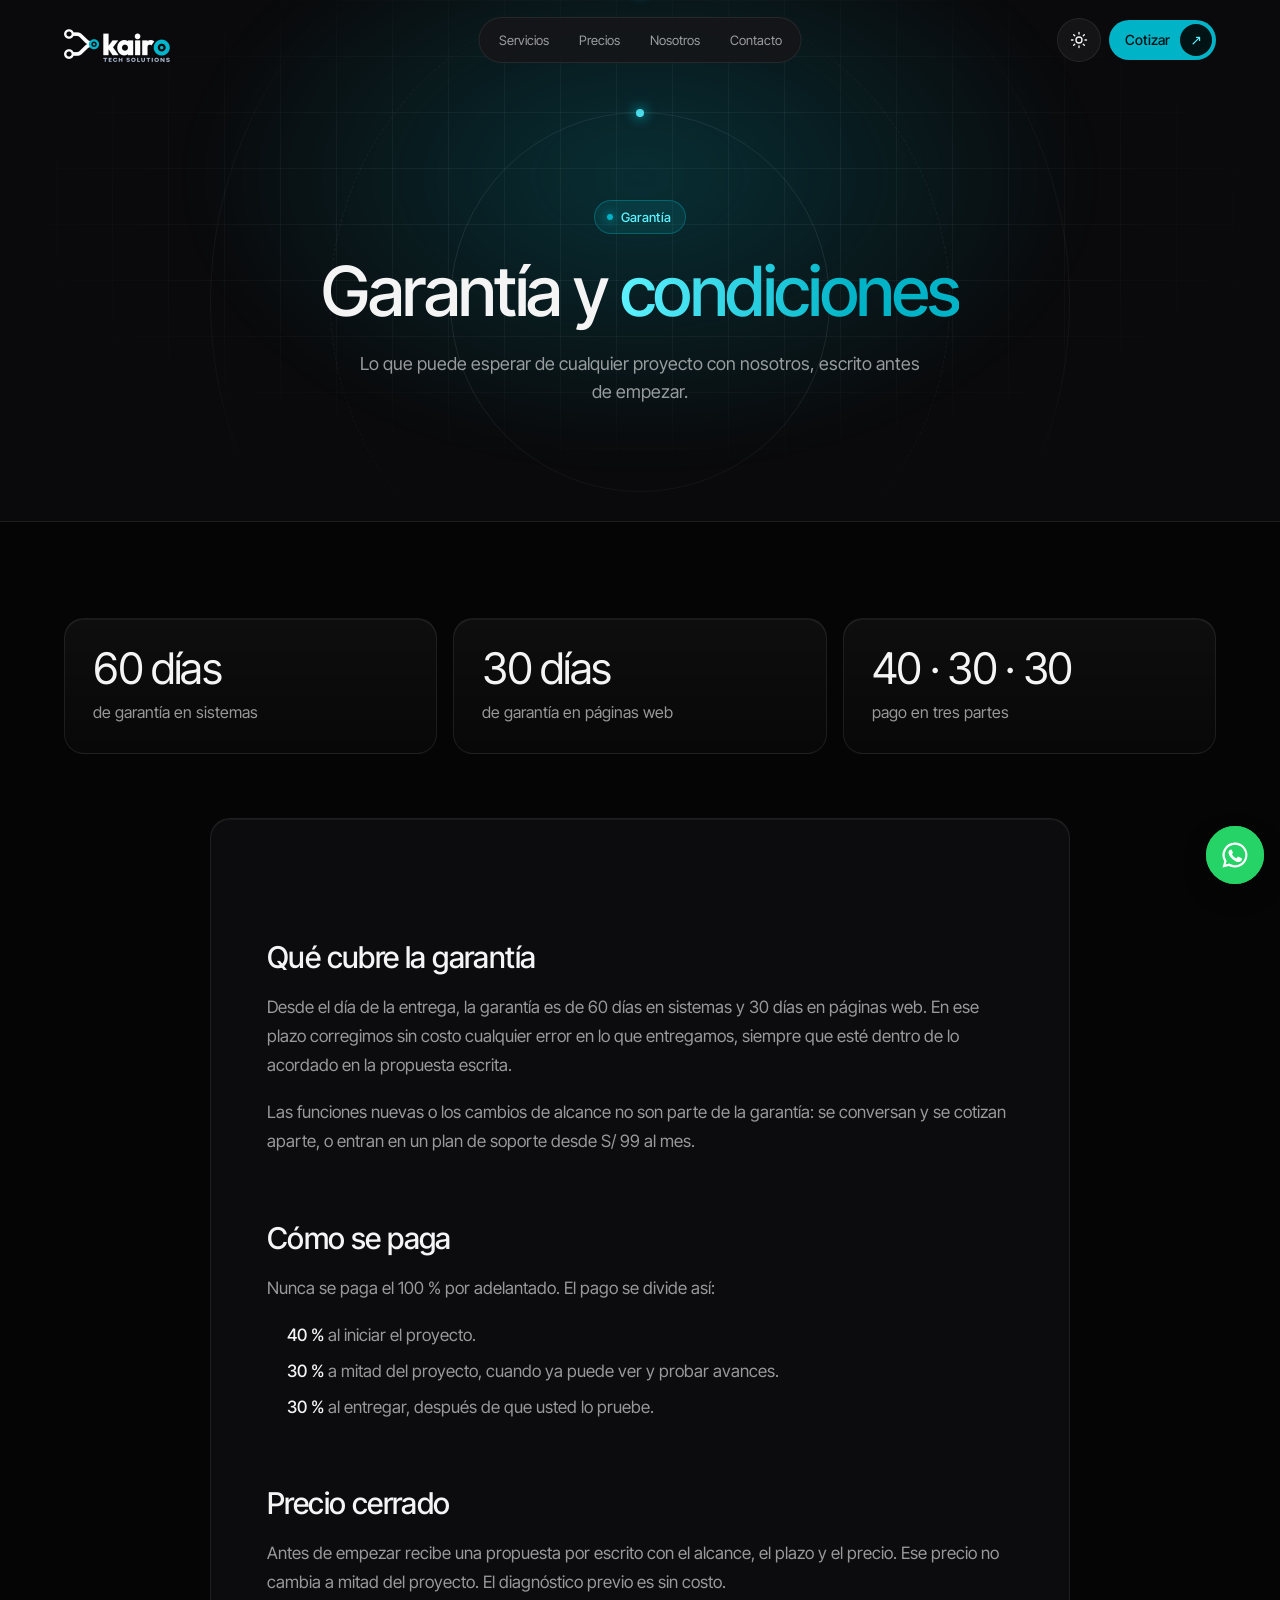
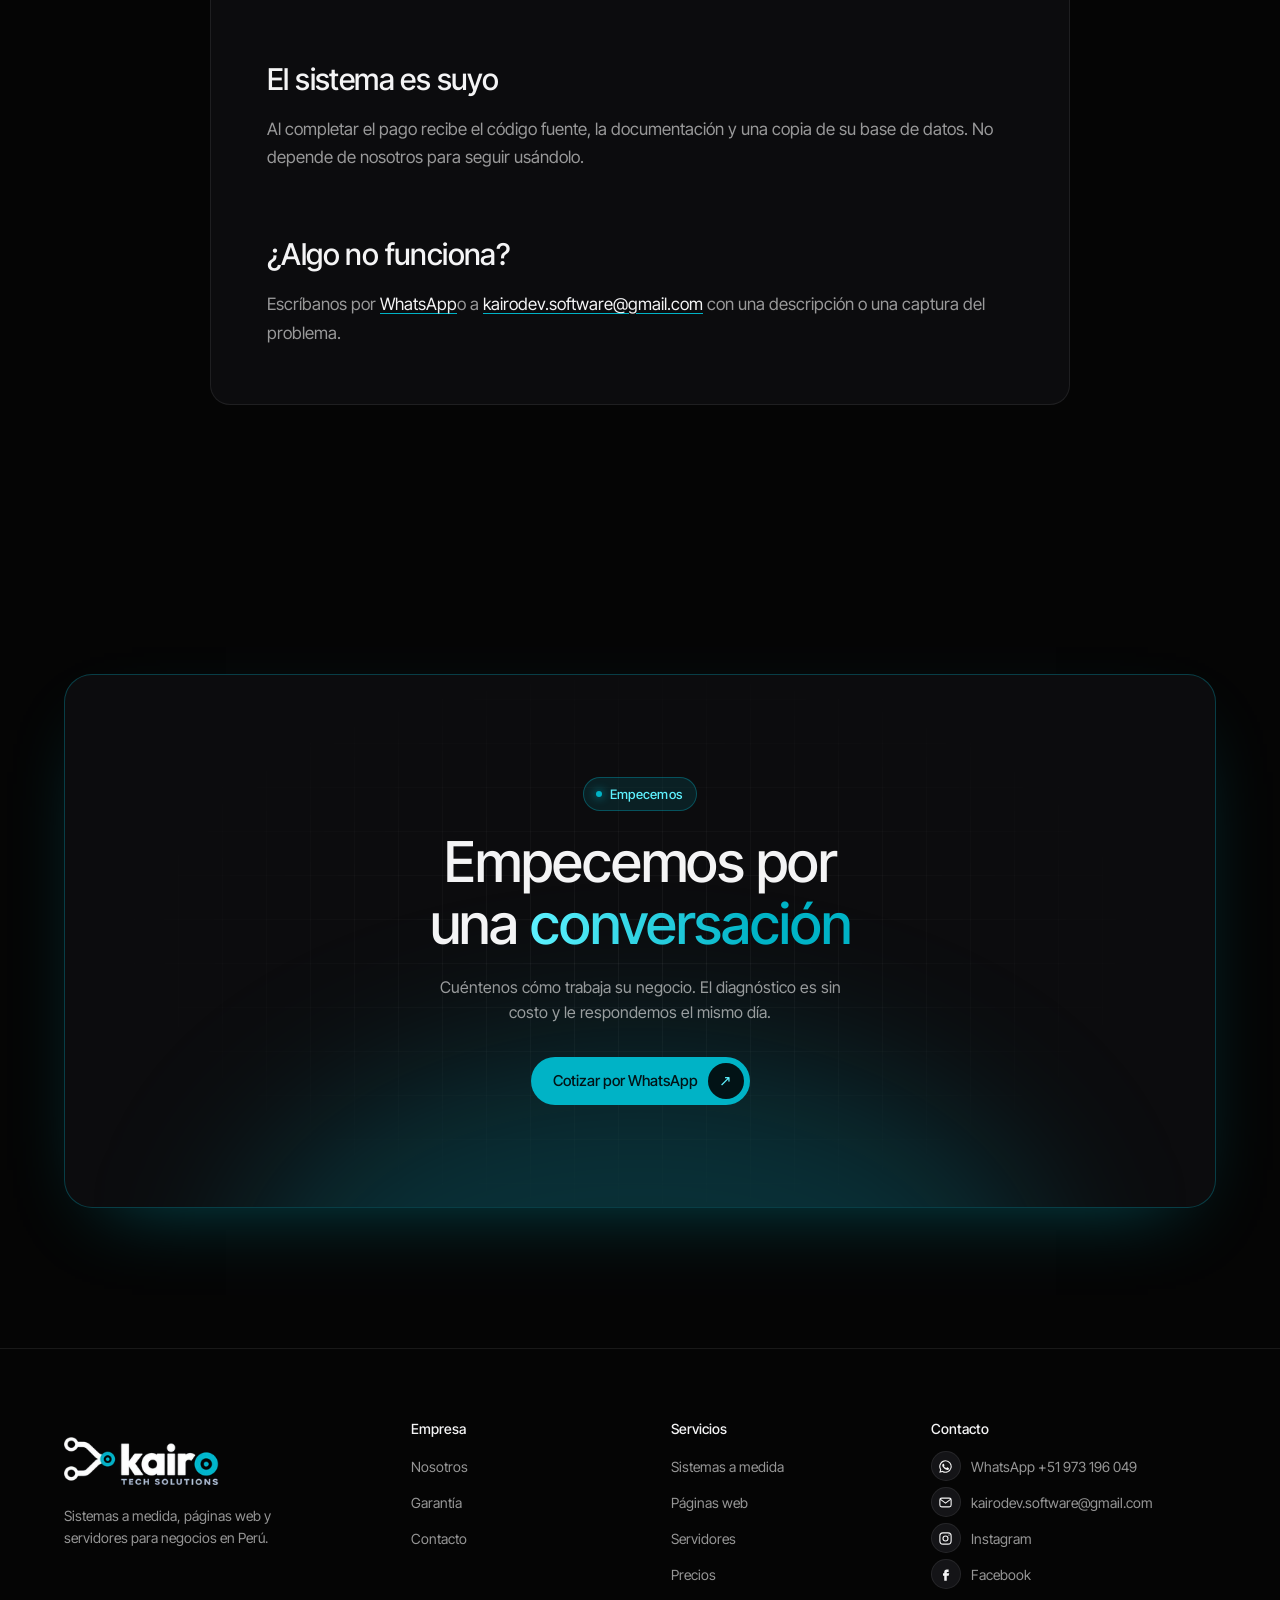
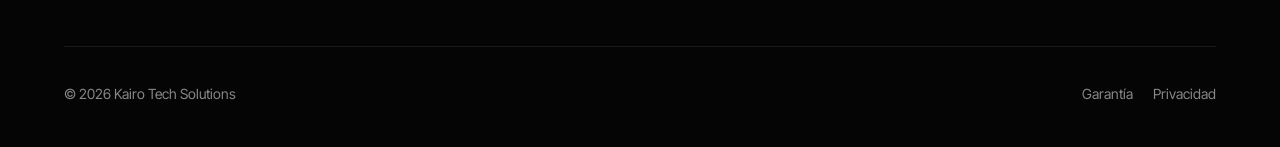
<file: garantia/index.html>
<!DOCTYPE html><html lang="es" data-tema="oscuro"><head><meta charset="utf-8"><script>
      // Antes de pintar: aplica el tema guardado para que no parpadee
      try { if (localStorage.getItem("tema") === "claro") document.documentElement.dataset.tema = "claro"; } catch (e) {}
    </script><meta name="viewport" content="width=device-width, initial-scale=1"><title>Garantía · Kairo Tech Solutions</title><link rel="preload" href="/_astro/inter-tight-latin-wght-normal.DX-nOvPD.woff2" as="font" type="font/woff2" crossorigin><link rel="preconnect" href="https://wa.me"><meta name="description" content="60 días de garantía en sistemas y 30 en webs, pago en tres partes y el código es suyo."><link rel="canonical" href="https://kairodev.pages.dev/garantia/"><meta property="og:title" content="Garantía · Kairo Tech Solutions"><meta property="og:description" content="60 días de garantía en sistemas y 30 en webs, pago en tres partes y el código es suyo."><meta property="og:image" content="https://kairodev.pages.dev/marca/logo-horizontal.png"><meta property="og:type" content="website"><meta property="og:locale" content="es_PE"><link rel="icon" href="/favicon.png"><link rel="apple-touch-icon" href="/apple-touch-icon.png"><meta name="theme-color" content="#050505"><script type="application/ld+json">{"@context":"https://schema.org","@type":"ProfessionalService","name":"Kairo Tech Solutions","url":"https://kairodev.pages.dev","description":"Sistemas a medida, páginas web y servidores para negocios en Perú. Trato directo con quien programa y garantía de 60 días.","logo":"https://kairodev.pages.dev/marca/logo-horizontal.png","image":"https://kairodev.pages.dev/marca/logo-horizontal.png","telephone":"+51973196049","email":"kairodev.software@gmail.com","areaServed":{"@type":"Country","name":"Perú"},"priceRange":"S/ 490 - S/ 1,490","sameAs":["https://www.instagram.com/kairo.techsolutions/","https://www.facebook.com/kairotechsolutions.pe"],"hasOfferCatalog":{"@type":"OfferCatalog","name":"Servicios","itemListElement":[{"@type":"Offer","name":"Página web de una página","price":"490","priceCurrency":"PEN"},{"@type":"Offer","name":"Web profesional","price":"890","priceCurrency":"PEN"},{"@type":"Offer","name":"Sistema de ventas, inventario o citas","price":"1490","priceCurrency":"PEN"},{"@type":"Offer","name":"Soporte mensual","price":"99","priceCurrency":"PEN"}]}}</script><style>/*! tailwindcss v4.3.5 | MIT License | https://tailwindcss.com */
@layer properties{@supports (((-webkit-hyphens:none)) and (not (margin-trim:block))) or ((-moz-orient:inline) and (not (color:rgb(from red r g b)))){*,:before,:after,::backdrop{--tw-rotate-x:initial;--tw-rotate-y:initial;--tw-rotate-z:initial;--tw-skew-x:initial;--tw-skew-y:initial;--tw-border-style:solid;--tw-shadow:0 0 #0000;--tw-shadow-color:initial;--tw-shadow-alpha:100%;--tw-inset-shadow:0 0 #0000;--tw-inset-shadow-color:initial;--tw-inset-shadow-alpha:100%;--tw-ring-color:initial;--tw-ring-shadow:0 0 #0000;--tw-inset-ring-color:initial;--tw-inset-ring-shadow:0 0 #0000;--tw-ring-inset:initial;--tw-ring-offset-width:0px;--tw-ring-offset-color:#fff;--tw-ring-offset-shadow:0 0 #0000;--tw-outline-style:solid;--tw-blur:initial;--tw-brightness:initial;--tw-contrast:initial;--tw-grayscale:initial;--tw-hue-rotate:initial;--tw-invert:initial;--tw-opacity:initial;--tw-saturate:initial;--tw-sepia:initial;--tw-drop-shadow:initial;--tw-drop-shadow-color:initial;--tw-drop-shadow-alpha:100%;--tw-drop-shadow-size:initial;--tw-backdrop-blur:initial;--tw-backdrop-brightness:initial;--tw-backdrop-contrast:initial;--tw-backdrop-grayscale:initial;--tw-backdrop-hue-rotate:initial;--tw-backdrop-invert:initial;--tw-backdrop-opacity:initial;--tw-backdrop-saturate:initial;--tw-backdrop-sepia:initial;--tw-ease:initial}}}@layer theme{:root,:host{--font-sans:-apple-system, BlinkMacSystemFont, "Segoe UI", Roboto, "Helvetica Neue", "Noto Sans", Arial, sans-serif, "Apple Color Emoji", "Segoe UI Emoji", "Segoe UI Symbol", "Noto Color Emoji";--font-mono:ui-monospace, SFMono-Regular, Menlo, Monaco, Consolas, "Liberation Mono", "Courier New", monospace;--ease-in:cubic-bezier(.4, 0, 1, 1);--ease-out:cubic-bezier(0, 0, .2, 1);--ease-in-out:cubic-bezier(.4, 0, .2, 1);--default-transition-duration:.15s;--default-transition-timing-function:cubic-bezier(.4, 0, .2, 1);--default-font-family:var(--font-sans);--default-mono-font-family:var(--font-mono)}}@layer base{*,:after,:before,::backdrop{box-sizing:border-box;border:0 solid;margin:0;padding:0}::file-selector-button{box-sizing:border-box;border:0 solid;margin:0;padding:0}html,:host{-webkit-text-size-adjust:100%;tab-size:4;line-height:1.5;font-family:var(--default-font-family,-apple-system, BlinkMacSystemFont, "Segoe UI", Roboto, "Helvetica Neue", "Noto Sans", Arial, sans-serif, "Apple Color Emoji", "Segoe UI Emoji", "Segoe UI Symbol", "Noto Color Emoji");font-feature-settings:var(--default-font-feature-settings,normal);font-variation-settings:var(--default-font-variation-settings,normal);-webkit-tap-highlight-color:transparent}hr{height:0;color:inherit;border-top-width:1px}abbr:where([title]){text-decoration:underline dotted}h1,h2,h3,h4,h5,h6{font-size:inherit;font-weight:inherit}a{color:inherit;-webkit-text-decoration:inherit;-webkit-text-decoration:inherit;-webkit-text-decoration:inherit;text-decoration:inherit}b,strong{font-weight:bolder}code,kbd,samp,pre{font-family:var(--default-mono-font-family,ui-monospace, SFMono-Regular, Menlo, Monaco, Consolas, "Liberation Mono", "Courier New", monospace);font-feature-settings:var(--default-mono-font-feature-settings,normal);font-variation-settings:var(--default-mono-font-variation-settings,normal);font-size:1em}small{font-size:80%}sub,sup{vertical-align:baseline;font-size:75%;line-height:0;position:relative}sub{bottom:-.25em}sup{top:-.5em}table{text-indent:0;border-color:inherit;border-collapse:collapse}:-moz-focusring:where(:not(iframe)){outline:auto}progress{vertical-align:baseline}summary{display:list-item}ol,ul,menu{list-style:none}img,svg,video,canvas,audio,iframe,embed,object{vertical-align:middle;display:block}img,video{max-width:100%;height:auto}button,input,select,optgroup,textarea{font:inherit;font-feature-settings:inherit;font-variation-settings:inherit;letter-spacing:inherit;color:inherit;opacity:1;background-color:#0000;border-radius:0}::file-selector-button{font:inherit;font-feature-settings:inherit;font-variation-settings:inherit;letter-spacing:inherit;color:inherit;opacity:1;background-color:#0000;border-radius:0}:where(select:is([multiple],[size])) optgroup{font-weight:bolder}:where(select:is([multiple],[size])) optgroup option{padding-inline-start:20px}::file-selector-button{margin-inline-end:4px}::placeholder{opacity:1}@supports (not ((-webkit-appearance:-apple-pay-button))) or (contain-intrinsic-size:1px){::placeholder{color:currentColor}@supports (color:color-mix(in lab, red, red)){::placeholder{color:color-mix(in oklab, currentcolor 50%, transparent)}}}textarea{resize:vertical}::-webkit-search-decoration{-webkit-appearance:none}::-webkit-date-and-time-value{min-height:1lh;text-align:inherit}::-webkit-datetime-edit{display:inline-flex}::-webkit-datetime-edit-fields-wrapper{padding:0}::-webkit-datetime-edit{padding-block:0}::-webkit-datetime-edit-year-field{padding-block:0}::-webkit-datetime-edit-month-field{padding-block:0}::-webkit-datetime-edit-day-field{padding-block:0}::-webkit-datetime-edit-hour-field{padding-block:0}::-webkit-datetime-edit-minute-field{padding-block:0}::-webkit-datetime-edit-second-field{padding-block:0}::-webkit-datetime-edit-millisecond-field{padding-block:0}::-webkit-datetime-edit-meridiem-field{padding-block:0}::-webkit-calendar-picker-indicator{line-height:1}:-moz-ui-invalid{box-shadow:none}button,input:where([type=button],[type=reset],[type=submit]){appearance:button}::file-selector-button{appearance:button}::-webkit-inner-spin-button{height:auto}::-webkit-outer-spin-button{height:auto}[hidden]:where(:not([hidden=until-found])){display:none!important}}@layer components;@layer utilities{.visible{visibility:visible}.flex{display:flex}.hidden{display:none}.transform{transform:var(--tw-rotate-x, ) var(--tw-rotate-y, ) var(--tw-rotate-z, ) var(--tw-skew-x, ) var(--tw-skew-y, )}.resize{resize:both}.flex-wrap{flex-wrap:wrap}.border{border-style:var(--tw-border-style);border-width:1px}.text-wrap{text-wrap:wrap}.ring{--tw-ring-shadow:var(--tw-ring-inset, ) 0 0 0 calc(1px + var(--tw-ring-offset-width)) var(--tw-ring-color,currentcolor);box-shadow:var(--tw-inset-shadow), var(--tw-inset-ring-shadow), var(--tw-ring-offset-shadow), var(--tw-ring-shadow), var(--tw-shadow)}.outline{outline-style:var(--tw-outline-style);outline-width:1px}.filter{filter:var(--tw-blur, ) var(--tw-brightness, ) var(--tw-contrast, ) var(--tw-grayscale, ) var(--tw-hue-rotate, ) var(--tw-invert, ) var(--tw-saturate, ) var(--tw-sepia, ) var(--tw-drop-shadow, )}.backdrop-filter{backdrop-filter:var(--tw-backdrop-blur, ) var(--tw-backdrop-brightness, ) var(--tw-backdrop-contrast, ) var(--tw-backdrop-grayscale, ) var(--tw-backdrop-hue-rotate, ) var(--tw-backdrop-invert, ) var(--tw-backdrop-opacity, ) var(--tw-backdrop-saturate, ) var(--tw-backdrop-sepia, )}.transition{transition-property:color,background-color,border-color,outline-color,text-decoration-color,fill,stroke,--tw-gradient-from,--tw-gradient-via,--tw-gradient-to,opacity,box-shadow,transform,translate,scale,rotate,filter,-webkit-backdrop-filter,backdrop-filter,display,content-visibility,overlay,pointer-events;transition-timing-function:var(--tw-ease,var(--default-transition-timing-function));transition-duration:var(--tw-duration,var(--default-transition-duration))}.ease-in{--tw-ease:var(--ease-in);transition-timing-function:var(--ease-in)}.ease-in-out{--tw-ease:var(--ease-in-out);transition-timing-function:var(--ease-in-out)}.ease-out{--tw-ease:var(--ease-out);transition-timing-function:var(--ease-out)}}@font-face{font-family:Inter Tight Variable;font-style:normal;font-display:swap;font-weight:100 900;src:url(/_astro/inter-tight-cyrillic-ext-wght-normal.okcGN4Nq.woff2)format("woff2-variations");unicode-range:U+460-52F,U+1C80-1C8A,U+20B4,U+2DE0-2DFF,U+A640-A69F,U+FE2E-FE2F}@font-face{font-family:Inter Tight Variable;font-style:normal;font-display:swap;font-weight:100 900;src:url(/_astro/inter-tight-cyrillic-wght-normal.BS41q_Tv.woff2)format("woff2-variations");unicode-range:U+301,U+400-45F,U+490-491,U+4B0-4B1,U+2116}@font-face{font-family:Inter Tight Variable;font-style:normal;font-display:swap;font-weight:100 900;src:url(/_astro/inter-tight-greek-ext-wght-normal.DQgQPNk4.woff2)format("woff2-variations");unicode-range:U+1F??}@font-face{font-family:Inter Tight Variable;font-style:normal;font-display:swap;font-weight:100 900;src:url(/_astro/inter-tight-greek-wght-normal.sS1B39LI.woff2)format("woff2-variations");unicode-range:U+370-377,U+37A-37F,U+384-38A,U+38C,U+38E-3A1,U+3A3-3FF}@font-face{font-family:Inter Tight Variable;font-style:normal;font-display:swap;font-weight:100 900;src:url(/_astro/inter-tight-vietnamese-wght-normal.TKKdAiBA.woff2)format("woff2-variations");unicode-range:U+102-103,U+110-111,U+128-129,U+168-169,U+1A0-1A1,U+1AF-1B0,U+300-301,U+303-304,U+308-309,U+323,U+329,U+1EA0-1EF9,U+20AB}@font-face{font-family:Inter Tight Variable;font-style:normal;font-display:swap;font-weight:100 900;src:url(/_astro/inter-tight-latin-ext-wght-normal.B4u9PlvR.woff2)format("woff2-variations");unicode-range:U+100-2BA,U+2BD-2C5,U+2C7-2CC,U+2CE-2D7,U+2DD-2FF,U+304,U+308,U+329,U+1D00-1DBF,U+1E00-1E9F,U+1EF2-1EFF,U+2020,U+20A0-20AB,U+20AD-20C0,U+2113,U+2C60-2C7F,U+A720-A7FF}@font-face{font-family:Inter Tight Variable;font-style:normal;font-display:swap;font-weight:100 900;src:url(/_astro/inter-tight-latin-wght-normal.DX-nOvPD.woff2)format("woff2-variations");unicode-range:U+??,U+131,U+152-153,U+2BB-2BC,U+2C6,U+2DA,U+2DC,U+304,U+308,U+329,U+2000-206F,U+20AC,U+2122,U+2191,U+2193,U+2212,U+2215,U+FEFF,U+FFFD}:root{color-scheme:dark;--tinte:255 255 255;--fondo:#050505;--superficie:#0c0c0e;--superficie-2:#141417;--borde:rgb(var(--tinte) / 8%);--borde-fuerte:rgb(var(--tinte) / 14%);--texto:#f4f4f5;--texto-2:rgb(var(--tinte) / 58%);--texto-3:rgb(var(--tinte) / 52%);--acento:#00b3c6;--acento-claro:#5ef2ff;--sobre-acento:#021316;--acento-texto:#5ef2ff;--superficie-3:#1d1d22;--nav-fijo:#050505cc;--nav-pildora:#161618d9;--sombra-tarjeta:inset 0 1px 0 #ffffff0d;--banda:#0a0a0c;--resalta:linear-gradient(90deg, #5ef2ff, #00b3c6 70%);--acento-suave:#00b3c61f;--fuente:"Inter Tight Variable", "Inter Tight", system-ui, sans-serif;--radio-s:12px;--radio-m:20px;--radio-l:28px;--pildora:999px;--margen:clamp(16px, 5vw, 80px);--seccion:clamp(88px, 12vw, 160px);--ancho:1200px;--ease:cubic-bezier(.22, 1, .36, 1);--rapido:.16s;--medio:.28s;--lento:.6s}:root[data-tema=claro]{color-scheme:light;--tinte:0 0 0;--fondo:#f6f6f7;--superficie:#fff;--superficie-2:#ececee;--superficie-3:#e2e2e5;--borde:#00000017;--borde-fuerte:#00000029;--texto:#0b0b0c;--texto-2:#000000a8;--texto-3:#00000094;--acento-texto:#00707d;--nav-fijo:#f6f6f7d9;--nav-pildora:#ffffffd9;--sombra-tarjeta:0 1px 2px #0000000a, 0 8px 24px -12px #0000001a;--banda:#ebedf0;--resalta:linear-gradient(90deg, #00808f, #00a3b5 70%)}[data-tema=claro] .tarjeta{background:var(--superficie)}[data-tema=claro] .tarjeta--destacada{background:radial-gradient(120% 50% at 50% 0%, #00b3c61a, transparent 70%), var(--superficie)}[data-tema=claro] .btn--primario:hover{box-shadow:0 8px 24px -8px #00b3c699}.logo-claro{display:none!important}[data-tema=claro] .logo-claro{display:block!important}[data-tema=claro] .logo-oscuro{display:none!important}.cambiando-tema,.cambiando-tema *{transition:background-color var(--medio), color var(--medio), border-color var(--medio)!important}html{background:var(--fondo);color:var(--texto);-webkit-font-smoothing:antialiased;scroll-behavior:smooth;scroll-padding-top:80px}body{font-family:var(--fuente);margin:0;font-size:16px;line-height:1.55;overflow-x:hidden}a{color:inherit;text-decoration:none}img{max-width:100%;height:auto;display:block}h1,h2,h3{text-wrap:balance;margin:0;font-weight:500}h2{letter-spacing:-.02em;font-size:clamp(32px,3.2vw,48px);line-height:1.1}h3{letter-spacing:-.01em;font-size:20px;line-height:1.3}p{margin:0}:focus-visible{outline:2px solid var(--acento);outline-offset:3px;border-radius:6px}.sr-only{clip:rect(0 0 0 0);white-space:nowrap;width:1px;height:1px;position:absolute;overflow:hidden}.contenedor{width:100%;max-width:calc(var(--ancho) + 2 * var(--margen));padding-inline:var(--margen);margin-inline:auto}.seccion{padding-block:var(--seccion)}.btn{border-radius:var(--pildora);cursor:pointer;min-height:48px;transition:transform var(--rapido) var(--ease), background-color var(--rapido), box-shadow var(--medio);border:0;align-items:center;gap:10px;padding:6px 6px 6px 22px;font-family:inherit;font-size:15px;font-weight:500;display:inline-flex}.btn:active{transform:scale(.97)}.btn--primario{background:var(--acento);color:var(--sobre-acento)}.btn--primario:hover{background:var(--acento-claro);box-shadow:0 0 32px #00b3c659}.btn__flecha{border-radius:var(--pildora);background:var(--sobre-acento);width:36px;height:36px;color:var(--acento-claro);transition:transform var(--medio) var(--ease);place-items:center;display:grid}.btn--primario:hover .btn__flecha{transform:rotate(-45deg)}.btn--secundario{background:var(--superficie-2);color:var(--texto);border:1px solid var(--borde);padding:0 22px}.btn--secundario:hover{background:var(--superficie-3)}.btn--chico{min-height:40px;padding:4px 4px 4px 16px;font-size:14px}.btn--chico .btn__flecha{width:32px;height:32px}.nav{z-index:40;padding:18px var(--margen);transition:background-color var(--medio), border-color var(--medio), padding var(--medio) var(--ease);border-bottom:1px solid #0000;justify-content:space-between;align-items:center;gap:16px;display:flex;position:fixed;inset:0 0 auto}.nav--fijo{background:var(--nav-fijo);border-bottom-color:var(--borde);padding-block:10px}.nav__logo img{width:auto;height:44px}.nav__links{border:1px solid var(--borde);border-radius:var(--pildora);background:var(--nav-pildora);gap:2px;padding:5px;display:flex;position:absolute;left:50%;transform:translate(-50%)}.nav__links a{border-radius:var(--pildora);color:var(--texto-2);transition:color var(--rapido), background-color var(--rapido);padding:7px 14px;font-size:13px}.nav__links a:hover,.nav__links a[aria-current=page]{color:var(--texto);background:rgb(var(--tinte) / 6%)}.nav__boton-menu{border-radius:var(--pildora);border:1px solid var(--borde);background:var(--superficie-2);width:44px;height:44px;color:var(--texto);cursor:pointer;place-items:center;display:none}.nav__boton-menu svg{width:18px;height:18px}.nav__acciones{align-items:center;gap:8px;display:flex}.tema{border-radius:var(--pildora);border:1px solid var(--borde);background:var(--superficie-2);width:44px;height:44px;color:var(--texto);cursor:pointer;transition:background-color var(--rapido), transform var(--rapido) var(--ease);place-items:center;display:grid}.tema:hover{background:var(--superficie-3)}.tema:active{transform:scale(.94)}.tema svg{width:18px;height:18px}.tema .icono-luna,[data-tema=claro] .tema .icono-sol{display:none}[data-tema=claro] .tema .icono-luna{display:block}.menu-movil{z-index:50;padding:18px var(--margen) 32px;background:var(--fondo);opacity:0;visibility:hidden;transition:opacity var(--medio) var(--ease), transform var(--medio) var(--ease), visibility 0s linear var(--medio);flex-direction:column;display:flex;position:fixed;inset:0;transform:translateY(-8px)}.menu-movil[data-abierto]{opacity:1;visibility:visible;transition-delay:0s;transform:none}.menu-movil__cabecera{justify-content:space-between;align-items:center;display:flex}.menu-movil__cabecera img{width:auto;height:44px}.menu-movil nav{flex-direction:column;margin-top:40px;display:flex}.menu-movil nav a{letter-spacing:-.02em;border-bottom:1px solid var(--borde);padding:12px 0;font-size:28px;display:block}.menu-movil .btn{justify-content:space-between;margin-top:auto}@media (width<=900px){.nav__links,.nav .btn--chico{display:none}.nav__boton-menu{display:grid}}.hero{background:var(--fondo);isolation:isolate;min-height:100svh;position:relative;overflow:hidden}.hero [data-globo]{z-index:0;opacity:0;transition:opacity 1.6s .2s;position:absolute;inset:0;-webkit-mask-image:linear-gradient(#000 58%,#0009 76%,#0000 94%);mask-image:linear-gradient(#000 58%,#0009 76%,#0000 94%)}.globo-listo [data-globo]{opacity:1}.hero__contenido{z-index:2;grid-template-columns:1fr auto;align-items:end;gap:32px;padding:0 clamp(16px,7vw,120px) clamp(36px,8vh,80px);display:grid;position:absolute;inset:auto 0 0}.hero h1{letter-spacing:-.025em;margin-bottom:14px;font-size:clamp(40px,4.4vw,68px);line-height:1.08}.hero h1 .l{display:block}.hero .rota{display:inline-block}.hero__bajada{max-width:40ch;color:var(--texto-2);margin-bottom:26px;font-size:15px;line-height:1.5}.hero__acciones{flex-wrap:wrap;gap:10px;display:flex}.canales{color:var(--texto-2);align-items:center;gap:10px;font-size:13px;display:flex}.canales a{background:var(--superficie-2);border:1px solid var(--borde);width:44px;height:44px;color:var(--texto);transition:background-color var(--rapido), color var(--rapido);border-radius:50%;place-items:center;display:grid}.canales a:hover{background:var(--acento);color:var(--sobre-acento)}.canales svg{width:18px;height:18px}@media (width<=860px){.hero__contenido{grid-template-columns:1fr;gap:28px;padding-bottom:32px}.hero h1{font-size:clamp(36px,10vw,46px)}}.cierre__nosotros{font-size:14px;color:var(--texto-3)!important}.cierre__nosotros a{color:var(--acento);text-underline-offset:3px;text-decoration:underline}.wa-flotante{right:max(16px, env(safe-area-inset-right));bottom:max(16px, env(safe-area-inset-bottom));z-index:45;color:#fff;width:58px;height:58px;transition:transform var(--rapido), box-shadow var(--rapido);background:#25d366;border-radius:50%;place-items:center;display:grid;position:fixed;box-shadow:0 10px 30px -8px #00000073}.wa-flotante:hover{transform:translateY(-3px);box-shadow:0 14px 34px -8px #0000008c}.wa-flotante svg{width:30px;height:30px}.wa-flotante:after{content:"";border-radius:inherit;pointer-events:none;border:2px solid #25d366;animation:2.4s ease-out infinite wa-latido;position:absolute;inset:0}@keyframes wa-latido{0%{opacity:.7;transform:scale(1)}to{opacity:0;transform:scale(1.35)}}@media (prefers-reduced-motion:reduce){.wa-flotante:after{opacity:0;animation:none}}body:has(.menu-movil[data-abierto]) .wa-flotante{display:none}.aparece{opacity:0;filter:blur(8px);animation:aparece .9s var(--ease) forwards;transform:translateY(14px)}.aparece:nth-child(2){animation-delay:.12s}.d1{animation-delay:.3s}.d2{animation-delay:.42s}.d3{animation-delay:.54s}@keyframes aparece{to{opacity:1;filter:blur();transform:none}}.listo .aparece{opacity:1;filter:none;animation:none;transform:none}.listo [data-globo]{opacity:1;transition:none}.js-anim [data-revelar]{opacity:0;filter:blur(6px);transition:opacity var(--lento) var(--ease), filter var(--lento) var(--ease), transform var(--lento) var(--ease);transform:translateY(16px)}.js-anim [data-revelar].visto{opacity:1;filter:none;transform:none}.js-anim [data-revelar].fin{transition:none}.cabecera{gap:20px;margin-bottom:clamp(40px,6vw,72px);display:grid}.cabecera p{color:var(--texto-2);max-width:52ch}.cabecera--centrada{text-align:center;justify-items:center}.cabecera--centrada h2{max-width:18ch}.etiqueta{border-radius:var(--pildora);background:var(--acento-suave);color:var(--acento-texto);letter-spacing:.02em;border:1px solid #00b3c659;align-items:center;gap:8px;padding:6px 14px 6px 12px;font-size:13px;font-weight:500;display:inline-flex}.etiqueta:before{content:"";background:var(--acento);width:6px;height:6px;box-shadow:0 0 10px var(--acento);border-radius:50%}.cabecera--centrada .etiqueta{margin-bottom:-4px}.resalta{background:var(--resalta);color:#0000;-webkit-background-clip:text;background-clip:text}.cabecera--centrada p{margin-inline:auto}.seccion--banda{isolation:isolate;background:var(--banda);border-block:1px solid var(--borde);position:relative}.seccion--banda:before{content:"";z-index:-1;pointer-events:none;background-image:linear-gradient(rgb(var(--tinte) / 5%) 1px, transparent 1px), linear-gradient(90deg, rgb(var(--tinte) / 5%) 1px, transparent 1px);background-position:top;background-size:56px 56px;position:absolute;inset:0;-webkit-mask-image:radial-gradient(70% 60% at 50% 0,#000,#0000 75%);mask-image:radial-gradient(70% 60% at 50% 0,#000,#0000 75%)}.seccion--banda .ruta__nodo{box-shadow:0 0 0 8px var(--banda)}.seccion--banda .ruta li:hover .ruta__nodo{box-shadow:0 0 0 8px var(--banda), 0 0 32px #00b3c64d}.seccion--banda+.seccion--banda{border-top:0}.tarjeta{border-radius:var(--radio-m);background:linear-gradient(180deg, rgb(var(--tinte) / 4%), rgb(var(--tinte) / 1.5%));border:1px solid var(--borde);box-shadow:var(--sombra-tarjeta);transition:border-color var(--medio);transition:border-color var(--medio), transform var(--medio) var(--ease), box-shadow var(--medio);padding:28px;position:relative}@media (hover:hover){.tarjeta:hover{box-shadow:var(--sombra-tarjeta), 0 18px 40px -20px #00b3c659;border-color:#00b3c666;transform:translateY(-4px)}.grafico.tarjeta:hover,.panel.tarjeta:hover{transform:none}}.tarjeta p{color:var(--texto-2)}.tarjeta--destacada{background:radial-gradient(120% 50% at 50% 0%, #00b3c61f, transparent 70%), linear-gradient(180deg, rgb(var(--tinte) / 4%), rgb(var(--tinte) / 1.5%));border-color:#00b3c666}.tarjeta--destacada:hover{border-color:#00b3c699}.ejemplo{border-radius:var(--pildora);border:1px dashed var(--borde-fuerte);color:var(--texto-3);white-space:nowrap;align-items:center;padding:2px 8px;font-size:11px;line-height:1.6;display:inline-flex}.punto{background:var(--acento);width:6px;height:6px;box-shadow:0 0 10px var(--acento);border-radius:50%;flex:none}.frag{border:1px solid var(--borde);border-radius:var(--radio-s);background:var(--fondo);color:var(--texto-2);font-size:13px;overflow:hidden}.frag__barra{border-bottom:1px solid var(--borde);color:var(--texto);justify-content:space-between;align-items:center;gap:12px;padding:10px 14px;display:flex}.frag table{border-collapse:collapse;font-variant-numeric:tabular-nums;width:100%}.frag th{text-align:left;color:var(--texto-3);padding:8px 14px;font-weight:400}.frag td{border-top:1px solid var(--borde);padding:9px 14px}.frag td:not(:first-child),.frag th:not(:first-child){text-align:right}.frag td:first-child{color:var(--texto)}.frag td:not(:first-child){white-space:nowrap}@media (width<=480px){.frag th,.frag td{padding-inline:10px}}.cian{color:var(--acento-texto)}.pilar__icono{width:52px;height:52px;color:var(--acento-texto);background:linear-gradient(145deg,#00b3c638,#00b3c60f);border:1px solid #00b3c659;border-radius:14px;flex:none;place-items:center;display:grid;box-shadow:inset 0 1px #ffffff14,0 8px 24px -12px #00b3c699}.pilar__icono svg{width:24px;height:24px}.pilar ul,.servicio ul{color:var(--texto-2);gap:8px;margin:0;padding:0;font-size:14px;list-style:none;display:grid}.pilar li,.servicio li{align-items:center;gap:10px;display:flex}.pilar li svg,.servicio li svg{width:16px;height:16px;color:var(--acento-texto);flex:none}.pilares{grid-template-columns:repeat(3,1fr);gap:16px;display:grid}.pilar{align-content:start;gap:16px;padding:32px 28px;display:grid}.pilar h3{margin-top:6px}.pilar ul{border-top:1px solid var(--borde);padding-top:18px}@media (width<=960px){.pilares{grid-template-columns:1fr}}.servicios{grid-template-columns:repeat(2,1fr);gap:16px;display:grid}.servicio{align-content:start;gap:14px;padding:32px;display:grid}.servicio__cabeza{justify-content:space-between;align-items:start;margin-bottom:8px;display:flex}.servicio__num{letter-spacing:-.04em;color:#0000;-webkit-text-stroke:1px var(--borde-fuerte);font-size:44px;font-weight:500;line-height:1}.servicio h3{font-size:24px}.servicio ul{border-block:1px solid var(--borde);grid-template-columns:1fr 1fr;gap:10px 16px;margin:8px 0 6px;padding:18px 0}.servicio .enlace-flecha{justify-self:start}@media (width<=860px){.servicios{grid-template-columns:1fr}}@media (width<=420px){.servicio{padding:24px 20px}.servicio ul{grid-template-columns:1fr}}.lista{margin:8px 0 0;padding:0;list-style:none;display:grid}.lista li{border-top:1px solid var(--borde);align-items:baseline;gap:14px;padding:14px 0;display:flex}.lista li .punto{transform:translateY(-3px)}.app{border-radius:var(--radio-m);border:1px solid var(--borde-fuerte);background:var(--superficie);max-width:1040px;color:var(--texto-2);margin-inline:auto;font-size:13px;overflow:hidden;box-shadow:0 40px 100px -40px #00b3c659,0 20px 50px -30px #00000080}.app__barra{border-bottom:1px solid var(--borde);background:var(--superficie-2);align-items:center;gap:14px;padding:12px 16px;display:flex}.app__puntos{gap:6px;display:flex}.app__puntos i{border-radius:50%;width:10px;height:10px}.app__puntos i:first-child{background:#ff5f57}.app__puntos i:nth-child(2){background:#febc2e}.app__puntos i:last-child{background:#28c840}.app__url{border-radius:var(--pildora);background:var(--fondo);max-width:320px;color:var(--texto-3);text-align:center;flex:1;margin-inline:auto;padding:4px 12px;font-size:12px}.app__cuerpo{grid-template-columns:170px 1fr;min-height:380px;display:grid}.app__menu{border-right:1px solid var(--borde);align-content:start;gap:2px;padding:16px 10px;display:grid}.app__menu span{border-radius:8px;padding:8px 12px}.app__menu .activo{background:var(--acento-suave);color:var(--acento-texto)}.app__main{align-content:start;gap:16px;padding:20px;display:grid}.app__saludo{gap:2px;display:grid}.app__saludo b{color:var(--texto);font-size:18px;font-weight:500}.app__kpis{grid-template-columns:repeat(3,1fr);gap:12px;display:grid}.app__kpi{border-radius:var(--radio-s);border:1px solid var(--borde);background:var(--fondo);gap:4px;padding:14px;display:grid}.app__kpi b{letter-spacing:-.02em;color:var(--texto);font-variant-numeric:tabular-nums;white-space:nowrap;font-size:clamp(20px,2.2vw,26px);font-weight:500}.app__kpi small{color:var(--texto-3);font-size:12px}.app__kpi small.sube{color:#16a34a}.app__kpi small.alerta{color:var(--acento-texto)}.app__fila{grid-template-columns:1.4fr 1fr;gap:12px;display:grid}.app__grafico,.app__lista{border-radius:var(--radio-s);border:1px solid var(--borde);background:var(--fondo);padding:14px}.app__titulo{color:var(--texto);justify-content:space-between;gap:8px;margin-bottom:10px;display:flex}.app__grafico svg{width:100%;height:130px;display:block}.app__dias{color:var(--texto-3);justify-content:space-between;margin-top:6px;font-size:11px;display:flex}.app__mov{border-top:1px solid var(--borde);grid-template-columns:auto 1fr auto;align-items:center;gap:10px;padding:9px 0;display:grid}.app__hora{color:var(--texto-3);font-variant-numeric:tabular-nums}.app__det{color:var(--texto);display:grid}.app__det small{color:var(--texto-3);font-size:11px}.app__mov b{color:var(--texto);font-variant-numeric:tabular-nums;font-weight:500}.app__puntos-lista{grid-template-columns:repeat(3,1fr);gap:24px;max-width:1040px;margin:40px auto 0;display:grid}.app__puntos-lista>div{align-items:baseline;gap:14px;display:flex}.app__puntos-lista .punto{transform:translateY(-3px)}.app__puntos-lista b{color:var(--texto);margin-bottom:4px;font-weight:500;display:block}.app__puntos-lista p{color:var(--texto-2);font-size:15px}@media (width<=900px){.app__cuerpo{grid-template-columns:1fr}.app__menu{border-right:0;border-bottom:1px solid var(--borde);padding:10px;display:flex;overflow:hidden}.app__menu span{white-space:nowrap}.app__fila{grid-template-columns:1fr}.app__puntos-lista{grid-template-columns:1fr;gap:16px}}@media (width<=560px){.app__kpis{grid-template-columns:1fr 1fr}.app__kpi:first-child{grid-column:1/-1}.app__barra .ejemplo{display:none}.app__main{padding:14px}}.ruta{position:relative}.ruta ol{grid-template-columns:repeat(5,1fr);gap:24px;margin:0;padding:0;list-style:none;display:grid;position:relative}.ruta li{text-align:center;align-content:start;justify-items:center;gap:10px;display:grid}.ruta h3{margin-top:14px;font-size:18px}.ruta p{color:var(--texto-2);max-width:24ch;font-size:15px}.ruta__linea{background:linear-gradient(90deg, var(--acento), #00b3c659 60%, var(--borde-fuerte));transform-origin:0;height:2px;transition:transform 1.2s var(--ease) .2s;border-radius:2px;position:absolute;top:36px;left:10%;right:10%}.js-anim .ruta .ruta__linea{transform:scaleX(0)}.js-anim .ruta.visto .ruta__linea{transform:none}.js-anim .ruta.fin .ruta__linea{transition:none}.ruta__nodo{background:var(--superficie);border:1px solid var(--borde-fuerte);width:72px;height:72px;color:var(--texto);box-shadow:0 0 0 8px var(--fondo);transition:border-color var(--medio), box-shadow var(--medio), color var(--medio);border-radius:50%;place-items:center;display:grid;position:relative}.ruta__nodo svg{width:28px;height:28px}.ruta__num{background:var(--acento);width:24px;height:24px;color:var(--sobre-acento);font-variant-numeric:tabular-nums;border-radius:50%;place-items:center;font-size:12px;font-weight:600;display:grid;position:absolute;top:-2px;right:-2px}.ruta li:hover .ruta__nodo{border-color:var(--acento);color:var(--acento-texto);box-shadow:0 0 0 8px var(--fondo), 0 0 32px #00b3c64d}.ruta__recibe{border-radius:var(--pildora);background:var(--acento-suave);color:var(--acento-texto);white-space:nowrap;margin-top:4px;padding:4px 12px;font-size:12px}@media (width<=960px){.ruta ol{grid-template-columns:1fr;gap:28px}.ruta li{text-align:left;grid-template-columns:72px 1fr;justify-items:start;gap:6px 20px}.ruta__nodo{grid-row:span 3}.ruta h3{margin-top:6px}.ruta p{max-width:46ch}.ruta__linea{transform-origin:top;background:linear-gradient(180deg, var(--acento), #00b3c659 60%, var(--borde-fuerte));width:2px;height:auto;inset:36px auto 36px 35px}.js-anim .ruta .ruta__linea{transform:scaleY(0)}}.cifras{grid-template-columns:1fr 1fr;gap:16px;display:grid}.cifras .tarjeta{align-content:space-between;gap:10px;min-height:180px;display:grid}.cifra{letter-spacing:-.03em;font-variant-numeric:tabular-nums;white-space:nowrap;font-size:clamp(32px,3.4vw,52px);line-height:1}.cifras p{font-size:15px}@media (width<=480px){.cifras{grid-template-columns:1fr}.cifras .tarjeta{min-height:0}}.rubros{grid-template-columns:repeat(3,1fr);gap:16px;display:grid}.rubro{align-items:flex-start;gap:18px;padding:24px;display:flex}.rubro h3{margin-bottom:6px;font-size:18px}.rubro p{font-size:15px}.rubros__nota{color:var(--texto-2);flex-wrap:wrap;justify-content:center;align-items:center;gap:4px 14px;margin-top:36px;display:flex}@media (width<=960px){.rubros{grid-template-columns:1fr 1fr}}@media (width<=640px){.rubros{grid-template-columns:1fr}}.planes{grid-template-columns:repeat(3,1fr);align-items:stretch;gap:16px;display:grid}.plan{flex-direction:column;gap:20px;display:flex}.plan__cabeza{gap:4px;display:grid}.plan__cabeza h3{justify-content:space-between;align-items:center;gap:8px;font-size:18px;display:flex}.plan__insignia{border-radius:var(--pildora);background:var(--fondo);color:var(--acento-texto);letter-spacing:0;white-space:nowrap;border:1px solid #00b3c680;padding:3px 10px;font-size:12px;font-weight:400;position:absolute;top:-12px;left:28px}.plan__para{font-size:14px}.plan__precio{gap:2px;display:grid}.plan__precio small{color:var(--texto-3);font-size:13px}.plan__precio strong{letter-spacing:-.03em;font-variant-numeric:tabular-nums;font-size:40px;font-weight:500;line-height:1.05}.plan ul{border-top:1px solid var(--borde);color:var(--texto-2);flex:1;align-content:start;gap:10px;margin:0;padding:20px 0 0;font-size:14px;list-style:none;display:grid}.plan li{align-items:flex-start;gap:10px;display:flex}.plan li svg{width:16px;height:16px;color:var(--texto-3);flex:none;margin-top:3px}.plan--destacado li svg{color:var(--acento-texto)}.plan .btn{justify-content:center}.plan .btn--primario{justify-content:space-between}.planes__nota{text-align:center;color:var(--texto-3);margin-top:28px;font-size:14px}@media (width<=900px){.planes{grid-template-columns:1fr}}@media (width<=620px){.planes{grid-template-columns:1fr}}.quien{margin-bottom:0}.quien h2{max-width:20ch}.quien__texto{justify-items:center;gap:16px;display:grid}.quien__texto p{color:var(--texto-2);max-width:58ch;font-size:18px;line-height:1.6}.quien__texto .enlace-flecha{margin-top:4px}.enlace-flecha{min-height:44px;color:var(--texto);border-bottom:1px solid var(--borde-fuerte);transition:border-color var(--rapido), color var(--rapido);align-items:center;gap:8px;display:inline-flex}.enlace-flecha:hover{color:var(--acento-texto);border-color:var(--acento)}.preguntas{border-top:1px solid var(--borde);max-width:760px;margin-inline:auto}.preguntas details{border-bottom:1px solid var(--borde)}.preguntas summary{cursor:pointer;letter-spacing:-.01em;justify-content:space-between;align-items:center;gap:24px;min-height:64px;padding:18px 0;font-size:17px;list-style:none;display:flex}.preguntas summary::-webkit-details-marker{display:none}.preguntas summary svg{width:18px;height:18px;color:var(--texto-3);transition:transform var(--medio) var(--ease), color var(--rapido);flex:none}.preguntas summary:hover svg{color:var(--texto)}.preguntas details[open] summary svg{color:var(--acento-texto);transform:rotate(45deg)}.preguntas details p{color:var(--texto-2);max-width:62ch;padding:0 48px 24px 0}.cierre{text-align:center;padding-block:clamp(64px,9vw,120px) clamp(80px,11vw,140px);position:relative}.cierre__caja{isolation:isolate;border-radius:var(--radio-l);background:var(--superficie);border:1px solid #00b3c64d;justify-items:center;gap:20px;padding:clamp(56px,8vw,104px) clamp(20px,5vw,64px);display:grid;position:relative;overflow:hidden;box-shadow:0 30px 80px -40px #00b3c673}.cierre__caja:before{content:"";z-index:-1;background-image:linear-gradient(rgb(var(--tinte) / 5%) 1px, transparent 1px), linear-gradient(90deg, rgb(var(--tinte) / 5%) 1px, transparent 1px);background-position:50%;background-size:44px 44px;position:absolute;inset:0;-webkit-mask-image:radial-gradient(60% 70%,#000,#0000 80%);mask-image:radial-gradient(60% 70%,#000,#0000 80%)}.cierre__caja:after{content:"";z-index:-1;filter:blur(80px);background:#00b3c638;border-radius:50%;width:70%;height:90%;position:absolute;bottom:-60%;left:50%;transform:translate(-50%)}.cierre h2{max-width:16ch;font-size:clamp(36px,4.4vw,64px)}.cierre p{color:var(--texto-2);max-width:46ch;margin-bottom:12px}.pie{border-top:1px solid var(--borde);color:var(--texto-2);background:var(--fondo);padding-block:72px 32px;font-size:14px}[data-tema=claro] .pie{color-scheme:dark;--tinte:255 255 255;--fondo:#050505;--superficie-2:#141417;--borde:#ffffff14;--borde-fuerte:#ffffff24;--texto:#f4f4f5;--texto-2:#ffffff9e;--texto-3:#ffffff85;--acento-texto:#5ef2ff;border-top-color:#0000}[data-tema=claro] .pie .logo-oscuro{display:block!important}[data-tema=claro] .pie .logo-claro{display:none!important}.pie__grilla{grid-template-columns:1.4fr 1fr 1fr 1.3fr;gap:40px;display:grid}.pie__marca img{width:auto;height:64px;margin-bottom:20px}.pie__contactos a{gap:10px;min-height:40px}.pie__icono{border:1px solid var(--borde);background:var(--superficie-2);width:30px;height:30px;color:var(--texto);transition:background-color var(--rapido), color var(--rapido), border-color var(--rapido);border-radius:50%;flex:none;place-items:center;display:grid}.pie__icono svg{width:15px;height:15px}.pie__contactos a:hover .pie__icono{background:var(--acento);border-color:var(--acento);color:var(--sobre-acento)}.pie__marca p{max-width:32ch}.pie h2{letter-spacing:0;color:var(--texto);margin-bottom:14px;font-size:14px}.pie ul{gap:4px;margin:0;padding:0;list-style:none;display:grid}.pie ul a{min-height:32px;transition:color var(--rapido);align-items:center;display:inline-flex}.pie ul a:hover{color:var(--texto)}.pie__final{border-top:1px solid var(--borde);color:var(--texto-3);flex-wrap:wrap;justify-content:space-between;gap:12px;margin-top:56px;padding-top:24px;display:flex}.pie__final nav{gap:20px;display:flex}.pie__final nav a,.pie__final>span{align-items:center;min-height:44px;display:inline-flex}.pie__final a:hover{color:var(--texto)}@media (width<=860px){.pie__grilla{grid-template-columns:1fr 1fr}.pie__marca{grid-column:1/-1}}.pagina{padding-top:clamp(140px,16vw,200px);padding-bottom:var(--seccion)}.pagina__cabeza{text-align:center;justify-items:center;gap:20px;max-width:820px;margin:0 auto clamp(48px,7vw,88px);display:grid}.pagina__cabeza h1{letter-spacing:-.03em;font-size:clamp(40px,5vw,72px);line-height:1.05}.pagina__cabeza p{color:var(--texto-2);max-width:52ch;font-size:18px}.pagina__cabeza time,.pagina__cabeza .rotulo{color:var(--texto-3);font-size:14px}.pagina__bloque+.pagina__bloque{margin-top:clamp(64px,9vw,120px)}.grilla-2{grid-template-columns:repeat(2,1fr);gap:16px;display:grid}.grilla-3{grid-template-columns:repeat(3,1fr);gap:16px;display:grid}.grilla-2 .tarjeta,.grilla-3 .tarjeta{align-content:start;gap:10px;display:grid}@media (width<=860px){.grilla-2,.grilla-3{grid-template-columns:1fr}}.prosa{max-width:68ch;color:var(--texto-2);font-size:17px;line-height:1.7}.prosa>*+*{margin-top:1.1em}.prosa h2{color:var(--texto);margin-top:2.2em;font-size:clamp(24px,2.4vw,30px)}.prosa h3{color:var(--texto);margin-top:1.8em}.prosa strong{color:var(--texto);font-weight:500}.prosa a{color:var(--texto);text-decoration:underline;-webkit-text-decoration-color:var(--acento);-webkit-text-decoration-color:var(--acento);text-decoration-color:var(--acento);text-underline-offset:3px}.prosa a:hover{color:var(--acento-texto)}.prosa ul,.prosa ol{padding-left:1.2em}.prosa li+li{margin-top:.4em}.prosa li::marker{color:var(--texto-3)}.prosa blockquote{border-left:2px solid var(--acento);color:var(--texto);margin-inline:0;padding-left:20px}.prosa table{border-collapse:collapse;width:100%;font-size:15px;display:block;overflow-x:auto}.prosa th,.prosa td{border-bottom:1px solid var(--borde);text-align:left;padding:10px 12px}.prosa th{color:var(--texto);font-weight:500}.prosa hr{border:0;border-top:1px solid var(--borde);margin-block:2.5em}.prosa code{background:var(--superficie-2);color:var(--texto);border-radius:6px;padding:2px 6px;font-size:.9em}.canal{align-content:start;gap:14px;display:grid}.canal__icono{background:var(--superficie-2);border:1px solid var(--borde);width:44px;height:44px;color:var(--texto);border-radius:50%;place-items:center;display:grid}.canal__icono svg{width:18px;height:18px}.canal--principal .canal__icono{background:var(--acento);color:var(--sobre-acento);border-color:#0000}.canal a.dato{color:var(--texto);word-break:break-word;font-size:18px}.canal a.dato:hover{color:var(--acento-texto)}.contacto{grid-template-columns:1.2fr 1fr 1fr;gap:16px;display:grid}@media (width<=960px){.contacto{grid-template-columns:1fr}}.articulos{border-top:1px solid var(--borde);max-width:860px;margin:0;padding:0;list-style:none}.articulos li{border-bottom:1px solid var(--borde)}.articulos a{transition:color var(--rapido);grid-template-columns:150px 1fr;gap:8px 32px;padding:28px 0;display:grid}.articulos a:hover h2{color:var(--acento-texto)}.articulos time{color:var(--texto-3);padding-top:4px;font-size:14px}.articulos h2{letter-spacing:-.01em;transition:color var(--rapido);font-size:22px;line-height:1.3}.articulos p{color:var(--texto-2);grid-column:2}.articulos .ejemplo{vertical-align:middle;margin-left:10px}@media (width<=640px){.articulos a{grid-template-columns:1fr}.articulos p{grid-column:auto}}.vacio{color:var(--texto-2)}.volver{min-height:44px;color:var(--texto-2);transition:color var(--rapido);align-items:center;gap:8px;display:inline-flex}.volver:hover{color:var(--texto)}@media (prefers-reduced-motion:reduce){html{scroll-behavior:auto}.aparece{opacity:1;filter:none;animation:none;transform:none}.js-anim [data-revelar]{filter:none;transform:none}*,:before,:after{transition-duration:0s!important}}.pagina-hero{isolation:isolate;background:var(--banda);border-bottom:1px solid var(--borde);padding:clamp(140px,16vw,200px) 0 clamp(72px,9vw,120px);position:relative;overflow:hidden}.pagina-hero:before{content:"";z-index:-2;background-image:linear-gradient(rgb(var(--tinte) / 5%) 1px, transparent 1px), linear-gradient(90deg, rgb(var(--tinte) / 5%) 1px, transparent 1px);background-size:56px 56px;position:absolute;inset:0;-webkit-mask-image:radial-gradient(70% 70% at 50% 40%,#000 30%,#0000 75%);mask-image:radial-gradient(70% 70% at 50% 40%,#000 30%,#0000 75%)}.pagina-hero:after{content:"";z-index:-1;aspect-ratio:1.6;filter:blur(20px);pointer-events:none;background:radial-gradient(closest-side,#00b3c638,#0000);width:min(900px,120vw);position:absolute;top:-20%;left:50%;translate:-50%}.pagina-hero__fondo{z-index:-1;pointer-events:none;position:absolute;inset:0;-webkit-mask-image:radial-gradient(60% 75%,#000 35%,#0000 80%);mask-image:radial-gradient(60% 75%,#000 35%,#0000 80%)}.anillo{aspect-ratio:1;border:1px solid rgb(var(--tinte) / 9%);border-radius:50%;animation:40s linear infinite gira;position:absolute;top:58%;left:50%;translate:-50% -50%}.anillo--1{width:380px}.anillo--2{border-style:dashed;border-color:rgb(var(--tinte) / 7%);width:620px;animation-duration:60s;animation-direction:reverse}.anillo--3{width:860px;animation-duration:90s}.anillo i{background:var(--acento-texto);border-radius:50%;width:8px;height:8px;margin-left:-4px;position:absolute;top:-4px;left:50%;box-shadow:0 0 12px 2px #00b3c6b3}.anillo i+i{top:auto;bottom:-4px}@keyframes gira{to{rotate:360deg}}@media (prefers-reduced-motion:reduce){.anillo{animation:none}}.pagina-hero__contenido{text-align:center;justify-items:center;gap:22px;display:grid}.pagina-hero h1{letter-spacing:-.035em;max-width:16ch;font-size:clamp(40px,5.4vw,76px);line-height:1.04}.pagina-hero__contenido>p{color:var(--texto-2);max-width:58ch;font-size:clamp(16px,1.4vw,19px)}.pagina-hero .rotulo{color:var(--texto-3)}.pagina-hero__acciones{flex-wrap:wrap;justify-content:center;gap:12px;margin-top:8px;display:flex}.pagina--tras-hero{padding-top:clamp(56px,8vw,96px)}@media (width<=640px){.anillo--1{width:260px}.anillo--2{width:420px}.anillo--3{width:600px}}.hoja{border-radius:var(--radio-m);border:1px solid var(--borde);background:var(--superficie);max-width:860px;box-shadow:var(--sombra-tarjeta);margin-inline:auto;padding:clamp(28px,5vw,56px)}.hoja .prosa{max-width:none}.pagina .grilla-3{margin-bottom:clamp(40px,6vw,64px)}.no-encontrada{border-bottom:0;place-content:center;min-height:100svh;display:grid}.no-encontrada__cifra{letter-spacing:-.06em;background:linear-gradient(180deg, var(--texto), rgb(var(--tinte) / 15%));color:#0000;-webkit-background-clip:text;background-clip:text;font-size:clamp(96px,16vw,200px);font-weight:500;line-height:.9}.manifiesto{isolation:isolate;text-align:center;position:relative;overflow:hidden}.manifiesto:before{content:"";aspect-ratio:2;z-index:-1;background:radial-gradient(closest-side,#00b3c624,#0000);width:min(760px,110vw);position:absolute;top:50%;left:50%;translate:-50% -50%}.manifiesto__texto{letter-spacing:-.03em;max-width:24ch;color:var(--texto);margin-inline:auto;font-size:clamp(28px,3.6vw,50px);line-height:1.18}.forma{grid-template-columns:repeat(3,1fr);gap:16px;display:grid}.forma__item{align-content:start;gap:12px;padding:28px;display:grid}.forma__item h3{font-size:20px}.forma__item p{font-size:15px}@media (width<=960px){.forma{grid-template-columns:1fr 1fr}}@media (width<=600px){.forma{grid-template-columns:1fr}}.contacto2{grid-template-columns:1.5fr 1fr;align-items:stretch;gap:16px;display:grid}.contacto2__wa{grid-template-columns:1fr 1fr;align-items:center;gap:28px;padding:clamp(24px,3.5vw,40px);display:grid}.contacto2__wa-texto{justify-items:start;gap:14px;display:grid}.contacto2__wa-texto p{color:var(--texto-2);font-size:15px}.contacto2__numero{letter-spacing:-.02em;color:var(--texto);font-variant-numeric:tabular-nums;font-size:clamp(26px,2.6vw,36px);font-weight:500}.contacto2__numero:hover{color:var(--acento-texto)}.contacto2__chat{border-radius:var(--radio-s);border:1px solid var(--borde);background:var(--fondo);align-content:start;gap:10px;padding:16px;font-size:13.5px;line-height:1.45;display:grid}.contacto2__chat-cabeza{border-bottom:1px solid var(--borde);align-items:center;gap:10px;padding-bottom:12px;display:flex}.contacto2__chat-cabeza div{display:grid}.contacto2__chat-cabeza b{color:var(--texto);font-size:14px;font-weight:500}.contacto2__chat-cabeza small{color:#16a34a;font-size:12px}.contacto2__avatar{background:var(--acento-texto);width:34px;height:34px;color:var(--fondo);border-radius:50%;place-items:center;font-weight:600;display:grid}.contacto2__msg{max-width:88%;color:var(--texto);border-radius:14px;padding:9px 12px}.contacto2__msg--cliente{background:#00b3c629;border-bottom-right-radius:4px;justify-self:end}.contacto2__msg--kairo{background:var(--superficie-2);border-bottom-left-radius:4px;justify-self:start}.contacto2__escribiendo{background:var(--superficie-2);border-radius:14px;justify-self:start;gap:4px;padding:10px 12px;display:inline-flex}.contacto2__escribiendo i{background:var(--texto-3);border-radius:50%;width:6px;height:6px;animation:1.2s ease-in-out infinite rebota}.contacto2__escribiendo i:nth-child(2){animation-delay:.15s}.contacto2__escribiendo i:nth-child(3){animation-delay:.3s}@keyframes rebota{0%,60%,to{opacity:.5;transform:translateY(0)}30%{opacity:1;transform:translateY(-4px)}}@media (prefers-reduced-motion:reduce){.contacto2__escribiendo i{animation:none}}.contacto2__nota{color:var(--texto-3);justify-self:center;font-size:11px}.contacto2__lado{gap:16px;display:grid}.contacto2__canal{align-items:flex-start;gap:18px;padding:24px;display:flex}.contacto2__canal>div{gap:6px;min-width:0;display:grid}.contacto2__canal .dato{color:var(--texto);overflow-wrap:anywhere;font-size:18px;font-weight:500}.contacto2__canal a.dato:hover{color:var(--acento-texto)}.contacto2__canal p{color:var(--texto-2);font-size:14px}.contacto2__redes{gap:10px;margin-top:4px;display:flex}.contacto2__redes a{border:1px solid var(--borde-fuerte);width:44px;height:44px;color:var(--texto-2);border-radius:50%;place-items:center;transition:color .2s,border-color .2s,background .2s;display:grid}.contacto2__redes a:hover{color:var(--acento-texto);background:var(--acento-suave);border-color:#00b3c680}.contacto2__redes svg{width:20px;height:20px}.sigue{grid-template-columns:repeat(3,1fr);gap:16px;margin:0;padding:0;list-style:none;display:grid}.sigue li{align-content:start;gap:12px;padding:28px;display:grid}.sigue__num{background:var(--acento-suave);width:44px;height:44px;color:var(--acento-texto);border:1px solid #00b3c673;border-radius:50%;place-items:center;font-weight:600;display:grid}.contar{gap:16px;max-width:760px;margin:24px auto 0;padding:clamp(24px,4vw,40px);display:grid}.contar ul{gap:12px;margin:0;padding:0;list-style:none;display:grid}.contar li{color:var(--texto-2);align-items:flex-start;gap:12px;display:flex}.contar li svg{width:20px;height:20px;color:var(--acento-texto);flex:none;margin-top:2px}.contar>p{color:var(--texto-3);font-size:14px}@media (width<=1000px){.contacto2{grid-template-columns:1fr}}@media (width<=720px){.contacto2__wa,.sigue{grid-template-columns:1fr}}.blog-grilla{grid-template-columns:repeat(2,1fr);gap:16px;display:grid}.blog-tarjeta{color:inherit;grid-template-rows:auto 1fr;padding:0;text-decoration:none;display:grid;overflow:hidden}.blog-tarjeta__portada{height:150px;color:var(--acento-texto);border-bottom:1px solid var(--borde);background:radial-gradient(circle at 50% 120%, #00b3c647, transparent 65%), linear-gradient(rgb(var(--tinte) / 5%) 1px, transparent 1px) 0 0 / 28px 28px, linear-gradient(90deg, rgb(var(--tinte) / 5%) 1px, transparent 1px) 0 0 / 28px 28px, var(--superficie-2);place-items:center;display:grid;position:relative}.blog-tarjeta__portada svg{filter:drop-shadow(0 0 14px #00b3c68c);width:52px;height:52px;transition:transform .4s cubic-bezier(.2,.7,.2,1)}.blog-tarjeta:hover .blog-tarjeta__portada svg{transform:scale(1.08)translateY(-2px)}.blog-tarjeta__cuerpo{align-content:start;gap:12px;padding:24px 28px 28px;display:grid}.blog-tarjeta__meta{color:var(--texto-3);flex-wrap:wrap;align-items:center;gap:8px 14px;font-size:13px;display:flex}.blog-tarjeta__tema{border-radius:var(--pildora);background:var(--acento-suave);color:var(--acento-texto);padding:3px 10px;font-weight:500}.blog-tarjeta h3{font-size:21px;line-height:1.25}.blog-tarjeta p{color:var(--texto-2);font-size:15px}.blog-tarjeta .enlace-flecha{justify-self:start;margin-top:4px}.blog-tarjeta__pronto{border-radius:var(--pildora);border:1px dashed var(--borde-fuerte);color:var(--texto-3);justify-self:start;margin-top:4px;padding:4px 12px;font-size:13px}.blog-sugerir{flex-wrap:wrap;justify-content:space-between;align-items:center;gap:20px;margin-top:24px;padding:clamp(24px,3.5vw,36px);display:flex}.blog-sugerir h3{margin-bottom:6px;font-size:20px}.blog-sugerir p{color:var(--texto-2);font-size:15px}@media (width<=760px){.blog-grilla{grid-template-columns:1fr}}@property --tw-rotate-x{syntax:"*";inherits:false}@property --tw-rotate-y{syntax:"*";inherits:false}@property --tw-rotate-z{syntax:"*";inherits:false}@property --tw-skew-x{syntax:"*";inherits:false}@property --tw-skew-y{syntax:"*";inherits:false}@property --tw-border-style{syntax:"*";inherits:false;initial-value:solid}@property --tw-shadow{syntax:"*";inherits:false;initial-value:0 0 #0000}@property --tw-shadow-color{syntax:"*";inherits:false}@property --tw-shadow-alpha{syntax:"<percentage>";inherits:false;initial-value:100%}@property --tw-inset-shadow{syntax:"*";inherits:false;initial-value:0 0 #0000}@property --tw-inset-shadow-color{syntax:"*";inherits:false}@property --tw-inset-shadow-alpha{syntax:"<percentage>";inherits:false;initial-value:100%}@property --tw-ring-color{syntax:"*";inherits:false}@property --tw-ring-shadow{syntax:"*";inherits:false;initial-value:0 0 #0000}@property --tw-inset-ring-color{syntax:"*";inherits:false}@property --tw-inset-ring-shadow{syntax:"*";inherits:false;initial-value:0 0 #0000}@property --tw-ring-inset{syntax:"*";inherits:false}@property --tw-ring-offset-width{syntax:"<length>";inherits:false;initial-value:0}@property --tw-ring-offset-color{syntax:"*";inherits:false;initial-value:#fff}@property --tw-ring-offset-shadow{syntax:"*";inherits:false;initial-value:0 0 #0000}@property --tw-outline-style{syntax:"*";inherits:false;initial-value:solid}@property --tw-blur{syntax:"*";inherits:false}@property --tw-brightness{syntax:"*";inherits:false}@property --tw-contrast{syntax:"*";inherits:false}@property --tw-grayscale{syntax:"*";inherits:false}@property --tw-hue-rotate{syntax:"*";inherits:false}@property --tw-invert{syntax:"*";inherits:false}@property --tw-opacity{syntax:"*";inherits:false}@property --tw-saturate{syntax:"*";inherits:false}@property --tw-sepia{syntax:"*";inherits:false}@property --tw-drop-shadow{syntax:"*";inherits:false}@property --tw-drop-shadow-color{syntax:"*";inherits:false}@property --tw-drop-shadow-alpha{syntax:"<percentage>";inherits:false;initial-value:100%}@property --tw-drop-shadow-size{syntax:"*";inherits:false}@property --tw-backdrop-blur{syntax:"*";inherits:false}@property --tw-backdrop-brightness{syntax:"*";inherits:false}@property --tw-backdrop-contrast{syntax:"*";inherits:false}@property --tw-backdrop-grayscale{syntax:"*";inherits:false}@property --tw-backdrop-hue-rotate{syntax:"*";inherits:false}@property --tw-backdrop-invert{syntax:"*";inherits:false}@property --tw-backdrop-opacity{syntax:"*";inherits:false}@property --tw-backdrop-saturate{syntax:"*";inherits:false}@property --tw-backdrop-sepia{syntax:"*";inherits:false}@property --tw-ease{syntax:"*";inherits:false}
</style></head><body><header class="nav" data-nav><a class="nav__logo" href="/" aria-label="Kairo Tech Solutions, inicio"><img class="logo-oscuro" src="/marca/logo-horizontal.webp" alt="Kairo Tech Solutions" width="123" height="44"><img class="logo-claro" src="/marca/logo-horizontal-claro.webp" alt="Kairo Tech Solutions" width="123" height="44"></a><nav class="nav__links" aria-label="Principal"><a href="/#servicios">Servicios</a><a href="/#precios">Precios</a><a href="/nosotros">Nosotros</a><a href="/contacto">Contacto</a></nav><div class="nav__acciones"><button class="tema" type="button" aria-label="Cambiar a modo claro" data-tema-boton><svg class="icono-sol" viewBox="0 0 24 24" fill="none" stroke="currentColor" stroke-width="1.8" stroke-linecap="round" aria-hidden="true"><circle cx="12" cy="12" r="4"></circle><path d="M12 2v2M12 20v2M4.9 4.9l1.4 1.4M17.7 17.7l1.4 1.4M2 12h2M20 12h2M4.9 19.1l1.4-1.4M17.7 6.3l1.4-1.4"></path></svg><svg class="icono-luna" viewBox="0 0 24 24" fill="none" stroke="currentColor" stroke-width="1.8" stroke-linecap="round" stroke-linejoin="round" aria-hidden="true"><path d="M20 14.5A8 8 0 0 1 9.5 4a8 8 0 1 0 10.5 10.5z"></path></svg></button><a class="btn btn--primario btn--chico" href="https://wa.me/51973196049?text=Hola%20Kairo%2C%20quiero%20cotizar%20un%20proyecto" target="_blank" rel="noopener">Cotizar <span class="btn__flecha" aria-hidden="true">↗</span></a><button class="nav__boton-menu" type="button" aria-label="Abrir menú" aria-expanded="false" aria-controls="menu-movil" data-abrir-menu><svg viewBox="0 0 24 24" fill="none" stroke="currentColor" stroke-width="1.8" stroke-linecap="round" aria-hidden="true"><path d="M4 7h16M4 12h16M4 17h16"></path></svg></button></div></header><div class="menu-movil" id="menu-movil" role="dialog" aria-modal="true" aria-label="Menú" data-menu><div class="menu-movil__cabecera"><img class="logo-oscuro" src="/marca/logo-horizontal.webp" alt="Kairo Tech Solutions" width="123" height="44"><img class="logo-claro" src="/marca/logo-horizontal-claro.webp" alt="Kairo Tech Solutions" width="123" height="44"><button class="nav__boton-menu" style="display:grid" type="button" aria-label="Cerrar menú" data-cerrar-menu><svg viewBox="0 0 24 24" fill="none" stroke="currentColor" stroke-width="1.8" stroke-linecap="round" aria-hidden="true"><path d="M6 6l12 12M18 6L6 18"></path></svg></button></div><nav aria-label="Menú del celular"><a href="/#servicios">Servicios</a><a href="/#precios">Precios</a><a href="/nosotros">Nosotros</a><a href="/contacto">Contacto</a></nav><a class="btn btn--primario" href="https://wa.me/51973196049?text=Hola%20Kairo%2C%20quiero%20cotizar%20un%20proyecto" target="_blank" rel="noopener">Cotizar por WhatsApp <span class="btn__flecha" aria-hidden="true">↗</span></a></div><script type="module">var e=document.querySelector(`[data-nav]`),t=document.querySelector(`[data-menu]`),n=document.querySelector(`[data-abrir-menu]`),r=document.querySelector(`[data-cerrar-menu]`),i=document.querySelector(`[data-tema-boton]`),a=document.documentElement,o=()=>{let e=a.dataset.tema===`claro`;i?.setAttribute(`aria-label`,e?`Cambiar a modo oscuro`:`Cambiar a modo claro`),document.querySelector(`meta[name="theme-color"]`)?.setAttribute(`content`,e?`#f6f6f7`:`#050505`)};i?.addEventListener(`click`,()=>{let e=a.dataset.tema===`claro`?`oscuro`:`claro`;a.classList.add(`cambiando-tema`),a.dataset.tema=e;try{localStorage.setItem(`tema`,e)}catch{}o(),setTimeout(()=>a.classList.remove(`cambiando-tema`),400)}),o();var s=()=>e?.classList.toggle(`nav--fijo`,scrollY>40);if(addEventListener(`scroll`,s,{passive:!0}),s(),t&&n&&r){let e=()=>Array.from(t.querySelectorAll(`a[href], button:not([disabled])`)),i=()=>{t.hasAttribute(`data-abierto`)&&(t.removeAttribute(`data-abierto`),n.setAttribute(`aria-expanded`,`false`),document.body.style.overflow=``,n.focus())};n.addEventListener(`click`,()=>{t.setAttribute(`data-abierto`,``),n.setAttribute(`aria-expanded`,`true`),document.body.style.overflow=`hidden`,r.focus()}),r.addEventListener(`click`,i),t.querySelectorAll(`a`).forEach(e=>e.addEventListener(`click`,i)),document.addEventListener(`keydown`,n=>{if(!t.hasAttribute(`data-abierto`))return;if(n.key===`Escape`)return i();if(n.key!==`Tab`)return;let r=e(),a=r[0],o=r[r.length-1];n.shiftKey&&document.activeElement===a?(n.preventDefault(),o.focus()):!n.shiftKey&&document.activeElement===o&&(n.preventDefault(),a.focus())})}</script><main><header class="pagina-hero"><div class="pagina-hero__fondo" aria-hidden="true"><span class="anillo anillo--1"><i></i></span><span class="anillo anillo--2"><i></i><i></i></span><span class="anillo anillo--3"><i></i></span></div><div class="contenedor pagina-hero__contenido" data-revelar><span class="etiqueta">Garantía</span><h1>Garantía y <span class="resalta">condiciones</span></h1><p>Lo que puede esperar de cualquier proyecto con nosotros, escrito antes de empezar.</p></div></header><div class="contenedor pagina pagina--tras-hero"><div class="grilla-3" data-revelar-grupo><div class="tarjeta" data-revelar><span class="cifra">60 días</span><p>de garantía en sistemas</p></div><div class="tarjeta" data-revelar><span class="cifra">30 días</span><p>de garantía en páginas web</p></div><div class="tarjeta" data-revelar><span class="cifra">40 · 30 · 30</span><p>pago en tres partes</p></div></div><div class="hoja pagina__bloque" data-revelar><div class="prosa"><h2>Qué cubre la garantía</h2><p>Desde el día de la entrega, la garantía es de 60 días en sistemas y 30 días en páginas web. En ese plazo corregimos sin costo cualquier error en lo que entregamos, siempre que esté dentro de lo acordado en la propuesta escrita.</p><p>Las funciones nuevas o los cambios de alcance no son parte de la garantía: se conversan y se cotizan aparte, o entran en un plan de soporte desde S/ 99 al mes.</p><h2>Cómo se paga</h2><p>Nunca se paga el 100 % por adelantado. El pago se divide así:</p><ul><li><strong>40 %</strong> al iniciar el proyecto.</li><li><strong>30 %</strong> a mitad del proyecto, cuando ya puede ver y probar avances.</li><li><strong>30 %</strong> al entregar, después de que usted lo pruebe.</li></ul><h2>Precio cerrado</h2><p>Antes de empezar recibe una propuesta por escrito con el alcance, el plazo y el precio. Ese precio no cambia a mitad del proyecto. El diagnóstico previo es sin costo.</p><h2>El sistema es suyo</h2><p>Al completar el pago recibe el código fuente, la documentación y una copia de su base de datos. No depende de nosotros para seguir usándolo.</p><h2>¿Algo no funciona?</h2><p>Escríbanos por <a href="https://wa.me/51973196049?text=Hola%20Kairo%2C%20quiero%20reportar%20un%20problema%20con%20mi%20sistema" target="_blank" rel="noopener">WhatsApp</a>o a <a href="mailto:kairodev.software@gmail.com">kairodev.software@gmail.com</a> con una descripción o una captura del problema.</p></div></div></div><section class="cierre" aria-labelledby="cierre-titulo"><div class="contenedor" data-revelar><div class="cierre__caja"><span class="etiqueta">Empecemos</span><h2 id="cierre-titulo">Empecemos por una <span class="resalta">conversación</span></h2><p>Cuéntenos cómo trabaja su negocio. El diagnóstico es sin costo y le respondemos el mismo día.</p><a class="btn btn--primario" href="https://wa.me/51973196049?text=Hola%20Kairo%2C%20quiero%20agendar%20el%20diagn%C3%B3stico%20sin%20costo" target="_blank" rel="noopener">Cotizar por WhatsApp <span class="btn__flecha" aria-hidden="true">↗</span></a></div></div></section></main><footer class="pie"><div class="contenedor"><div class="pie__grilla"><div class="pie__marca"><img class="logo-oscuro" src="/marca/logo-horizontal.webp" alt="Kairo Tech Solutions" width="179" height="64" loading="lazy"><img class="logo-claro" src="/marca/logo-horizontal-claro.webp" alt="Kairo Tech Solutions" width="179" height="64" loading="lazy"><p>Sistemas a medida, páginas web y servidores para negocios en Perú.</p></div><div><h2>Empresa</h2><ul><li><a href="/nosotros">Nosotros</a></li><li><a href="/garantia">Garantía</a></li><li><a href="/contacto">Contacto</a></li></ul></div><div><h2>Servicios</h2><ul><li><a href="/#servicios">Sistemas a medida</a></li><li><a href="/#servicios">Páginas web</a></li><li><a href="/#servicios">Servidores</a></li><li><a href="/#precios">Precios</a></li></ul></div><div><h2>Contacto</h2><ul class="pie__contactos"><li><a href="https://wa.me/51973196049?text=Hola%20Kairo%2C%20quiero%20cotizar%20un%20proyecto" target="_blank" rel="noopener"><span class="pie__icono" aria-hidden="true"><svg viewBox="0 0 24 24" fill="none" stroke="currentColor" stroke-width="1.8" stroke-linecap="round" stroke-linejoin="round"><path fill="currentColor" stroke="none" d="M12 2a10 10 0 0 0-8.6 15.1L2 22l5-1.3A10 10 0 1 0 12 2Zm0 18.2a8.2 8.2 0 0 1-4.2-1.2l-.3-.2-3 .8.8-2.9-.2-.3A8.2 8.2 0 1 1 12 20.2Zm4.5-6.1c-.2-.1-1.5-.7-1.7-.8s-.4-.1-.6.1-.7.8-.8 1-.3.2-.5.1a6.7 6.7 0 0 1-3.3-2.9c-.3-.4.2-.4.7-1.3.1-.2 0-.3 0-.4l-.8-1.8c-.2-.5-.4-.4-.6-.4h-.5a1 1 0 0 0-.7.3 3 3 0 0 0-.9 2.2 5.2 5.2 0 0 0 1.1 2.7 11.8 11.8 0 0 0 4.5 4c1.7.7 2.3.8 3.2.6a2.7 2.7 0 0 0 1.8-1.3 2.2 2.2 0 0 0 .2-1.3c-.1-.1-.3-.2-.5-.3Z"/></svg></span>WhatsApp +51 973 196 049</a></li><li><a href="mailto:kairodev.software@gmail.com"><span class="pie__icono" aria-hidden="true"><svg viewBox="0 0 24 24" fill="none" stroke="currentColor" stroke-width="1.8" stroke-linecap="round" stroke-linejoin="round"><rect x="3" y="5" width="18" height="14" rx="3"/><path d="m4 7 8 6 8-6"/></svg></span>kairodev.software@gmail.com</a></li><li><a href="https://www.instagram.com/kairo.techsolutions/" target="_blank" rel="noopener"><span class="pie__icono" aria-hidden="true"><svg viewBox="0 0 24 24" fill="none" stroke="currentColor" stroke-width="1.8" stroke-linecap="round" stroke-linejoin="round"><rect x="3" y="3" width="18" height="18" rx="5"/><circle cx="12" cy="12" r="4"/><circle cx="17.5" cy="6.5" r="1" fill="currentColor" stroke="none"/></svg></span>Instagram</a></li><li><a href="https://www.facebook.com/kairotechsolutions.pe" target="_blank" rel="noopener"><span class="pie__icono" aria-hidden="true"><svg viewBox="0 0 24 24" fill="none" stroke="currentColor" stroke-width="1.8" stroke-linecap="round" stroke-linejoin="round"><path fill="currentColor" stroke="none" d="M14 8h3V4h-3a4 4 0 0 0-4 4v2H8v4h2v8h4v-8h3l1-4h-4V8.5a.5.5 0 0 1 .5-.5Z"/></svg></span>Facebook</a></li></ul></div></div><div class="pie__final"><span>© 2026 Kairo Tech Solutions</span><nav aria-label="Legal"><a href="/garantia">Garantía</a><a href="/privacidad">Privacidad</a></nav></div></div></footer><a class="wa-flotante" href="https://wa.me/51973196049?text=Hola%20Kairo%2C%20vengo%20de%20su%20p%C3%A1gina%20web" target="_blank" rel="noopener" aria-label="Escríbanos por WhatsApp"><svg viewBox="0 0 24 24" fill="currentColor" aria-hidden="true"><path d="M12 2a10 10 0 0 0-8.6 15.1L2 22l5-1.3A10 10 0 1 0 12 2Zm0 18.2a8.2 8.2 0 0 1-4.2-1.2l-.3-.2-3 .8.8-2.9-.2-.3A8.2 8.2 0 1 1 12 20.2Zm4.5-6.1c-.2-.1-1.5-.7-1.7-.8s-.4-.1-.6.1-.7.8-.8 1-.3.2-.5.1a6.7 6.7 0 0 1-3.3-2.9c-.3-.4.2-.4.7-1.3.1-.2 0-.3 0-.4l-.8-1.8c-.2-.5-.4-.4-.6-.4h-.5a1 1 0 0 0-.7.3 3 3 0 0 0-.9 2.2 5.2 5.2 0 0 0 1.1 2.7 11.8 11.8 0 0 0 4.5 4c1.7.7 2.3.8 3.2.6a2.7 2.7 0 0 0 1.8-1.3 2.2 2.2 0 0 0 .2-1.3c-.1-.1-.3-.2-.5-.3Z"></path></svg></a><script type="module">document.documentElement.classList.add(`js-anim`);var e=Array.from(document.querySelectorAll(`[data-revelar]`));document.querySelectorAll(`[data-revelar-grupo]`).forEach(e=>{Array.from(e.children).filter(e=>e instanceof HTMLElement&&e.hasAttribute(`data-revelar`)).forEach((e,t)=>e.style.transitionDelay=`${t*80}ms`)});var t=e=>{e.classList.contains(`visto`)||(e.classList.add(`visto`),setTimeout(()=>e.classList.add(`fin`),1400))};if(matchMedia(`(prefers-reduced-motion: reduce)`).matches)e.forEach(t);else{let n=new IntersectionObserver(e=>{e.forEach(e=>{e.isIntersecting&&(t(e.target),n.unobserve(e.target))})},{threshold:.2});e.forEach(e=>n.observe(e)),setTimeout(()=>{e.forEach(e=>{e.getBoundingClientRect().top<innerHeight&&t(e)})},1600)}</script></body></html>
</file>
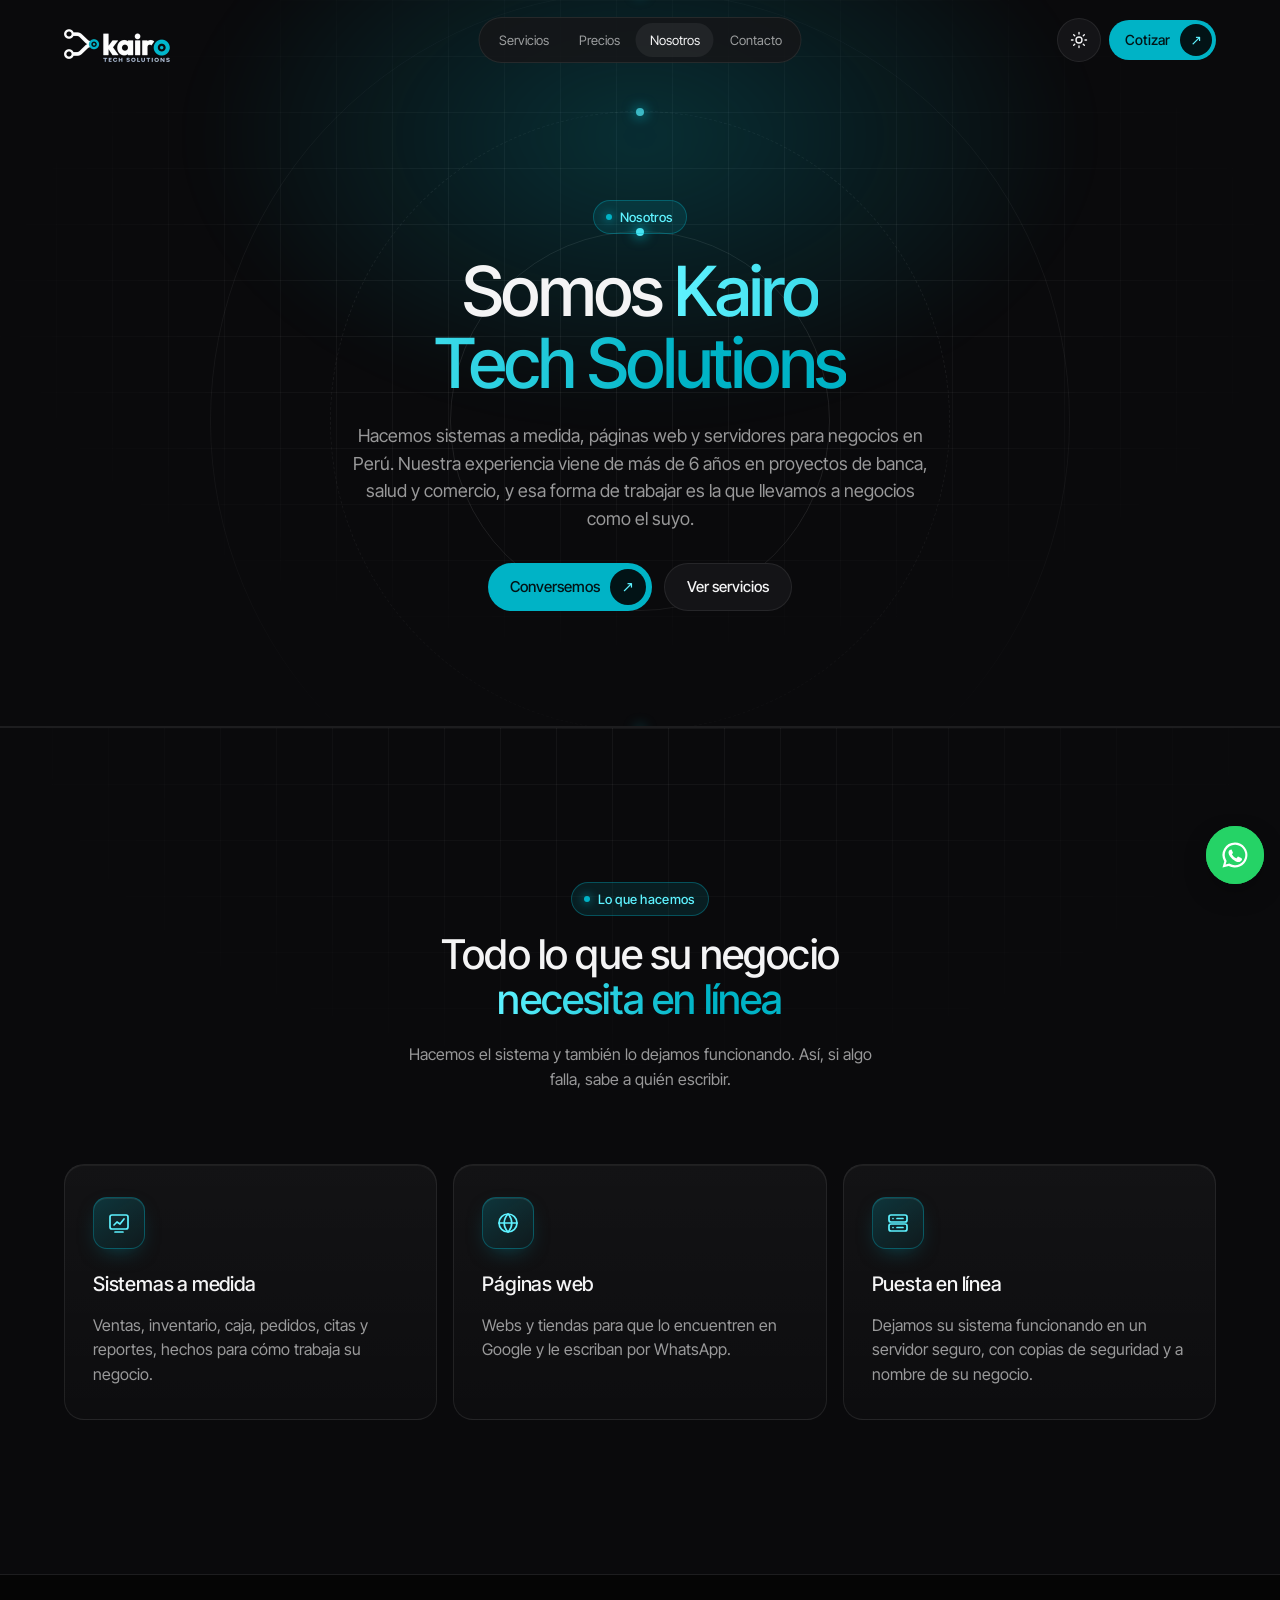
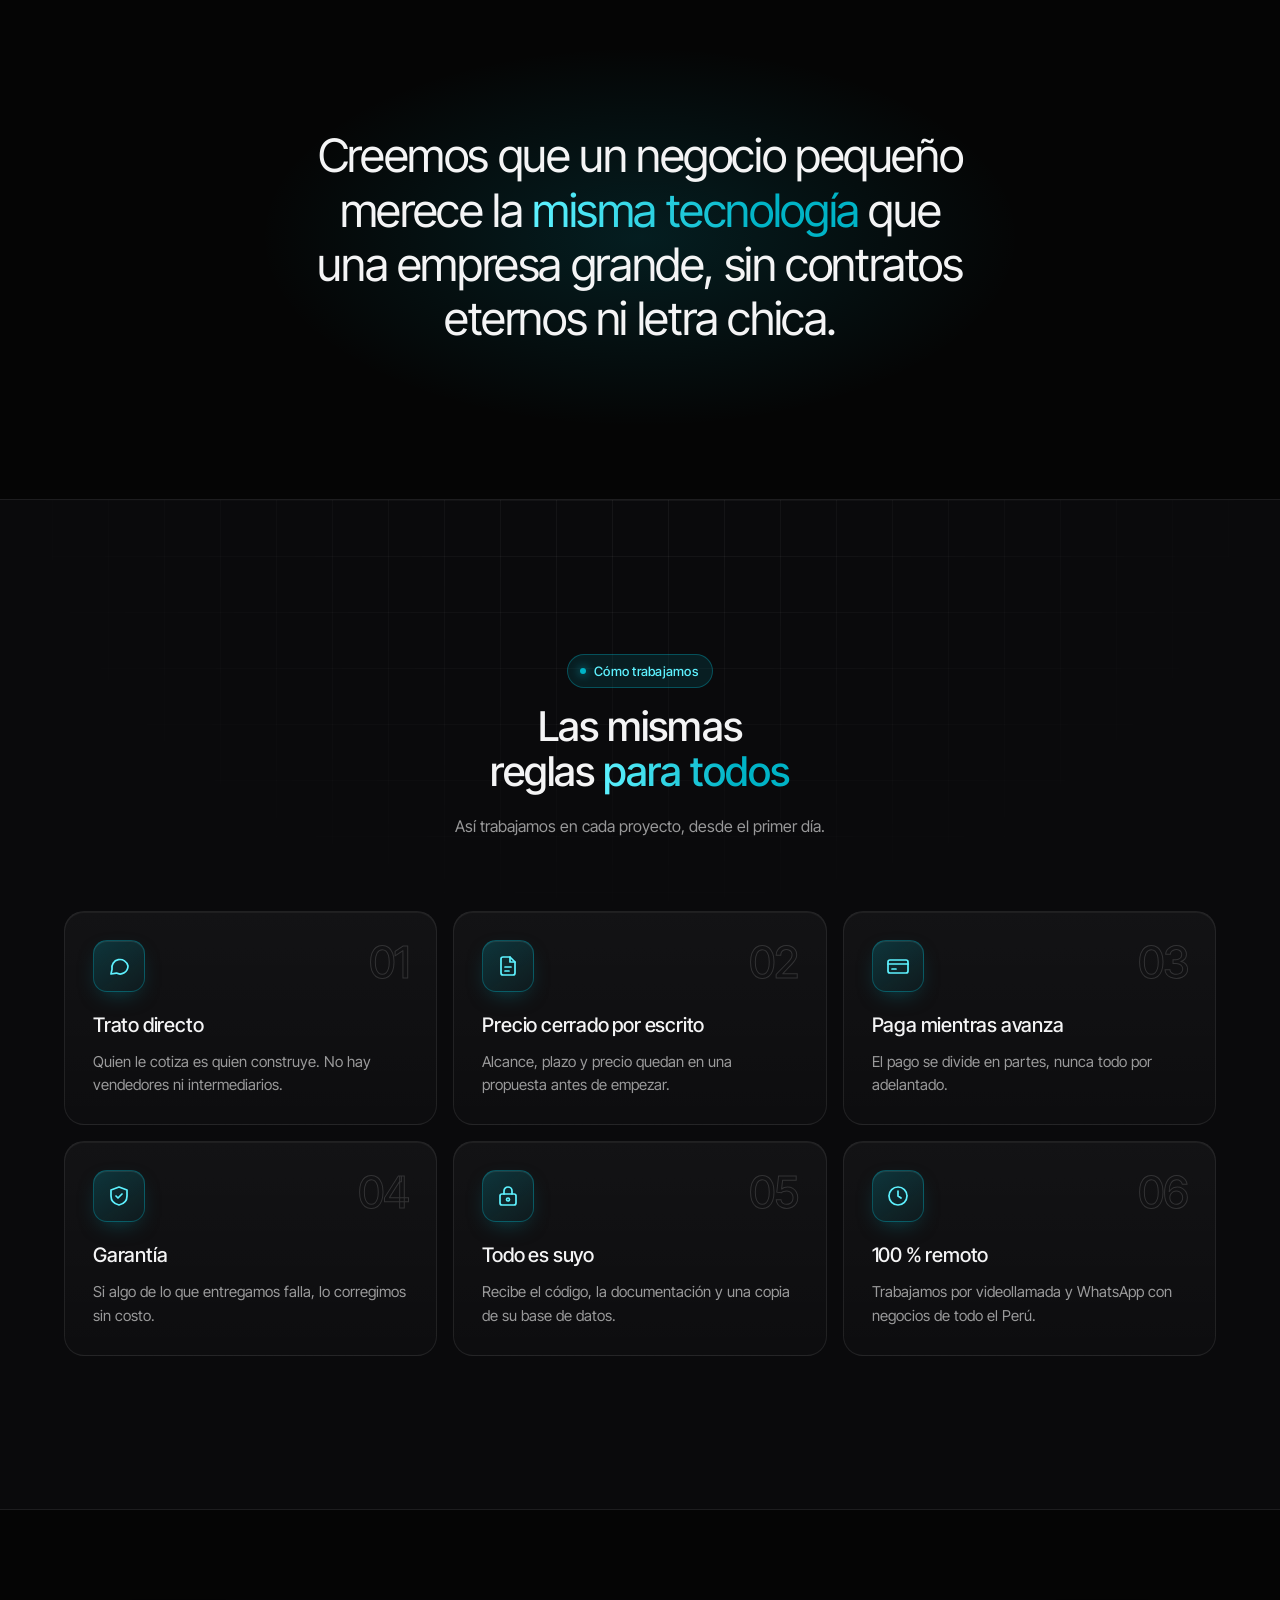
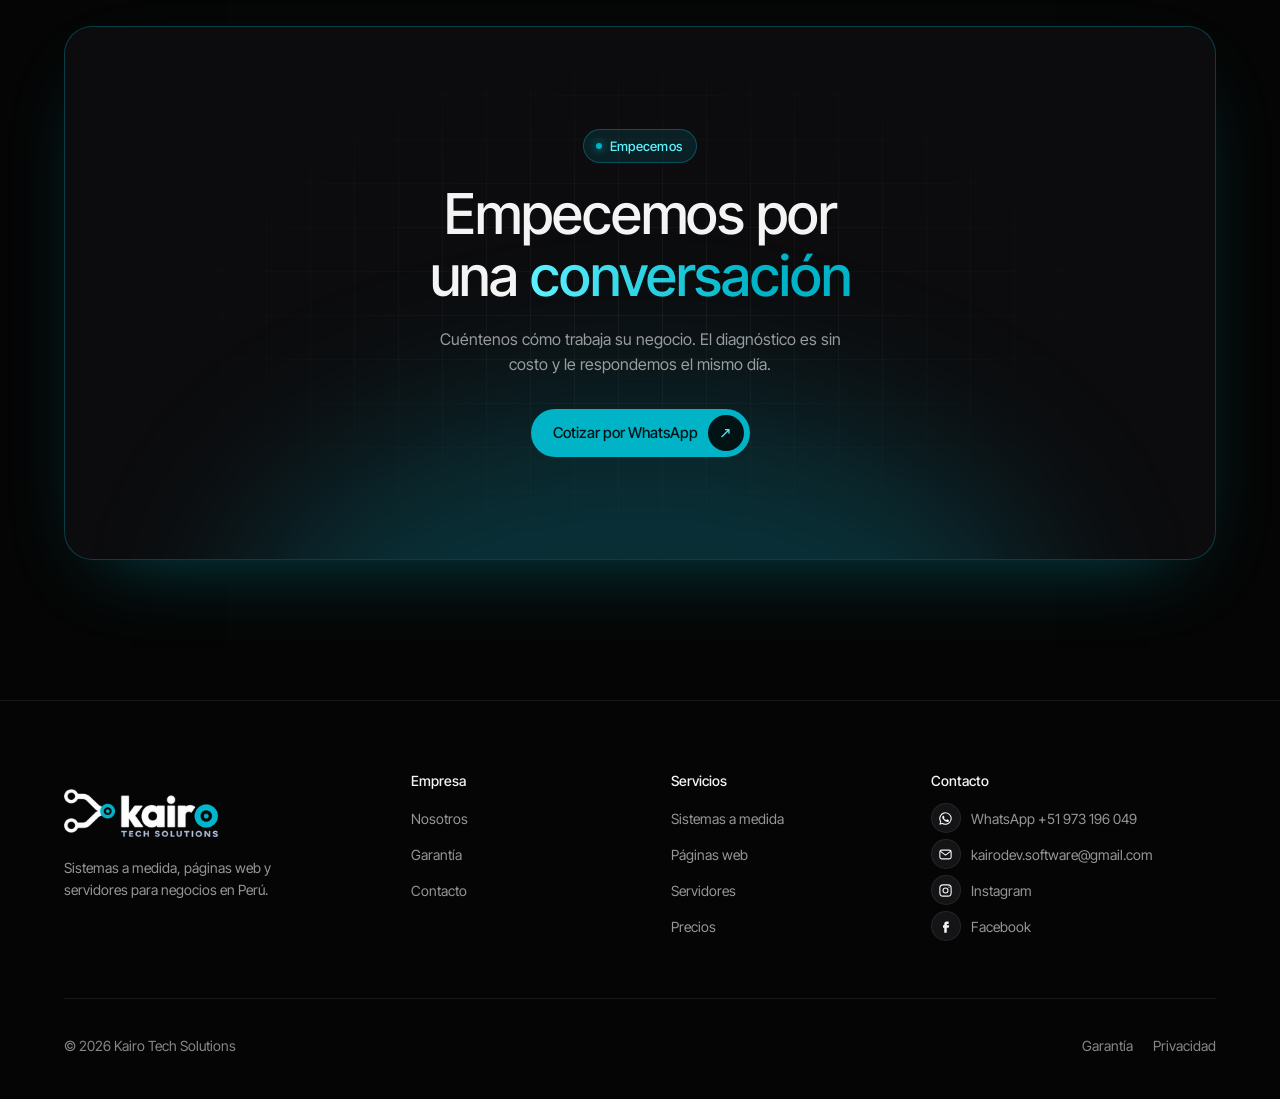
<file: nosotros/index.html>
<!DOCTYPE html><html lang="es" data-tema="oscuro"><head><meta charset="utf-8"><script>
      // Antes de pintar: aplica el tema guardado para que no parpadee
      try { if (localStorage.getItem("tema") === "claro") document.documentElement.dataset.tema = "claro"; } catch (e) {}
    </script><meta name="viewport" content="width=device-width, initial-scale=1"><title>Nosotros · Kairo Tech Solutions</title><link rel="preload" href="/_astro/inter-tight-latin-wght-normal.DX-nOvPD.woff2" as="font" type="font/woff2" crossorigin><link rel="preconnect" href="https://wa.me"><meta name="description" content="Somos Kairo Tech Solutions: sistemas a medida, páginas web y servidores para negocios en Perú, con trato directo y sin intermediarios."><link rel="canonical" href="https://kairodev.pages.dev/nosotros/"><meta property="og:title" content="Nosotros · Kairo Tech Solutions"><meta property="og:description" content="Somos Kairo Tech Solutions: sistemas a medida, páginas web y servidores para negocios en Perú, con trato directo y sin intermediarios."><meta property="og:image" content="https://kairodev.pages.dev/marca/logo-horizontal.png"><meta property="og:type" content="website"><meta property="og:locale" content="es_PE"><link rel="icon" href="/favicon.png"><link rel="apple-touch-icon" href="/apple-touch-icon.png"><meta name="theme-color" content="#050505"><script type="application/ld+json">{"@context":"https://schema.org","@type":"ProfessionalService","name":"Kairo Tech Solutions","url":"https://kairodev.pages.dev","description":"Sistemas a medida, páginas web y servidores para negocios en Perú. Trato directo con quien programa y garantía de 60 días.","logo":"https://kairodev.pages.dev/marca/logo-horizontal.png","image":"https://kairodev.pages.dev/marca/logo-horizontal.png","telephone":"+51973196049","email":"kairodev.software@gmail.com","areaServed":{"@type":"Country","name":"Perú"},"priceRange":"S/ 490 - S/ 1,490","sameAs":["https://www.instagram.com/kairo.techsolutions/","https://www.facebook.com/kairotechsolutions.pe"],"hasOfferCatalog":{"@type":"OfferCatalog","name":"Servicios","itemListElement":[{"@type":"Offer","name":"Página web de una página","price":"490","priceCurrency":"PEN"},{"@type":"Offer","name":"Web profesional","price":"890","priceCurrency":"PEN"},{"@type":"Offer","name":"Sistema de ventas, inventario o citas","price":"1490","priceCurrency":"PEN"},{"@type":"Offer","name":"Soporte mensual","price":"99","priceCurrency":"PEN"}]}}</script><style>/*! tailwindcss v4.3.5 | MIT License | https://tailwindcss.com */
@layer properties{@supports (((-webkit-hyphens:none)) and (not (margin-trim:block))) or ((-moz-orient:inline) and (not (color:rgb(from red r g b)))){*,:before,:after,::backdrop{--tw-rotate-x:initial;--tw-rotate-y:initial;--tw-rotate-z:initial;--tw-skew-x:initial;--tw-skew-y:initial;--tw-border-style:solid;--tw-shadow:0 0 #0000;--tw-shadow-color:initial;--tw-shadow-alpha:100%;--tw-inset-shadow:0 0 #0000;--tw-inset-shadow-color:initial;--tw-inset-shadow-alpha:100%;--tw-ring-color:initial;--tw-ring-shadow:0 0 #0000;--tw-inset-ring-color:initial;--tw-inset-ring-shadow:0 0 #0000;--tw-ring-inset:initial;--tw-ring-offset-width:0px;--tw-ring-offset-color:#fff;--tw-ring-offset-shadow:0 0 #0000;--tw-outline-style:solid;--tw-blur:initial;--tw-brightness:initial;--tw-contrast:initial;--tw-grayscale:initial;--tw-hue-rotate:initial;--tw-invert:initial;--tw-opacity:initial;--tw-saturate:initial;--tw-sepia:initial;--tw-drop-shadow:initial;--tw-drop-shadow-color:initial;--tw-drop-shadow-alpha:100%;--tw-drop-shadow-size:initial;--tw-backdrop-blur:initial;--tw-backdrop-brightness:initial;--tw-backdrop-contrast:initial;--tw-backdrop-grayscale:initial;--tw-backdrop-hue-rotate:initial;--tw-backdrop-invert:initial;--tw-backdrop-opacity:initial;--tw-backdrop-saturate:initial;--tw-backdrop-sepia:initial;--tw-ease:initial}}}@layer theme{:root,:host{--font-sans:-apple-system, BlinkMacSystemFont, "Segoe UI", Roboto, "Helvetica Neue", "Noto Sans", Arial, sans-serif, "Apple Color Emoji", "Segoe UI Emoji", "Segoe UI Symbol", "Noto Color Emoji";--font-mono:ui-monospace, SFMono-Regular, Menlo, Monaco, Consolas, "Liberation Mono", "Courier New", monospace;--ease-in:cubic-bezier(.4, 0, 1, 1);--ease-out:cubic-bezier(0, 0, .2, 1);--ease-in-out:cubic-bezier(.4, 0, .2, 1);--default-transition-duration:.15s;--default-transition-timing-function:cubic-bezier(.4, 0, .2, 1);--default-font-family:var(--font-sans);--default-mono-font-family:var(--font-mono)}}@layer base{*,:after,:before,::backdrop{box-sizing:border-box;border:0 solid;margin:0;padding:0}::file-selector-button{box-sizing:border-box;border:0 solid;margin:0;padding:0}html,:host{-webkit-text-size-adjust:100%;tab-size:4;line-height:1.5;font-family:var(--default-font-family,-apple-system, BlinkMacSystemFont, "Segoe UI", Roboto, "Helvetica Neue", "Noto Sans", Arial, sans-serif, "Apple Color Emoji", "Segoe UI Emoji", "Segoe UI Symbol", "Noto Color Emoji");font-feature-settings:var(--default-font-feature-settings,normal);font-variation-settings:var(--default-font-variation-settings,normal);-webkit-tap-highlight-color:transparent}hr{height:0;color:inherit;border-top-width:1px}abbr:where([title]){text-decoration:underline dotted}h1,h2,h3,h4,h5,h6{font-size:inherit;font-weight:inherit}a{color:inherit;-webkit-text-decoration:inherit;-webkit-text-decoration:inherit;-webkit-text-decoration:inherit;text-decoration:inherit}b,strong{font-weight:bolder}code,kbd,samp,pre{font-family:var(--default-mono-font-family,ui-monospace, SFMono-Regular, Menlo, Monaco, Consolas, "Liberation Mono", "Courier New", monospace);font-feature-settings:var(--default-mono-font-feature-settings,normal);font-variation-settings:var(--default-mono-font-variation-settings,normal);font-size:1em}small{font-size:80%}sub,sup{vertical-align:baseline;font-size:75%;line-height:0;position:relative}sub{bottom:-.25em}sup{top:-.5em}table{text-indent:0;border-color:inherit;border-collapse:collapse}:-moz-focusring:where(:not(iframe)){outline:auto}progress{vertical-align:baseline}summary{display:list-item}ol,ul,menu{list-style:none}img,svg,video,canvas,audio,iframe,embed,object{vertical-align:middle;display:block}img,video{max-width:100%;height:auto}button,input,select,optgroup,textarea{font:inherit;font-feature-settings:inherit;font-variation-settings:inherit;letter-spacing:inherit;color:inherit;opacity:1;background-color:#0000;border-radius:0}::file-selector-button{font:inherit;font-feature-settings:inherit;font-variation-settings:inherit;letter-spacing:inherit;color:inherit;opacity:1;background-color:#0000;border-radius:0}:where(select:is([multiple],[size])) optgroup{font-weight:bolder}:where(select:is([multiple],[size])) optgroup option{padding-inline-start:20px}::file-selector-button{margin-inline-end:4px}::placeholder{opacity:1}@supports (not ((-webkit-appearance:-apple-pay-button))) or (contain-intrinsic-size:1px){::placeholder{color:currentColor}@supports (color:color-mix(in lab, red, red)){::placeholder{color:color-mix(in oklab, currentcolor 50%, transparent)}}}textarea{resize:vertical}::-webkit-search-decoration{-webkit-appearance:none}::-webkit-date-and-time-value{min-height:1lh;text-align:inherit}::-webkit-datetime-edit{display:inline-flex}::-webkit-datetime-edit-fields-wrapper{padding:0}::-webkit-datetime-edit{padding-block:0}::-webkit-datetime-edit-year-field{padding-block:0}::-webkit-datetime-edit-month-field{padding-block:0}::-webkit-datetime-edit-day-field{padding-block:0}::-webkit-datetime-edit-hour-field{padding-block:0}::-webkit-datetime-edit-minute-field{padding-block:0}::-webkit-datetime-edit-second-field{padding-block:0}::-webkit-datetime-edit-millisecond-field{padding-block:0}::-webkit-datetime-edit-meridiem-field{padding-block:0}::-webkit-calendar-picker-indicator{line-height:1}:-moz-ui-invalid{box-shadow:none}button,input:where([type=button],[type=reset],[type=submit]){appearance:button}::file-selector-button{appearance:button}::-webkit-inner-spin-button{height:auto}::-webkit-outer-spin-button{height:auto}[hidden]:where(:not([hidden=until-found])){display:none!important}}@layer components;@layer utilities{.visible{visibility:visible}.flex{display:flex}.hidden{display:none}.transform{transform:var(--tw-rotate-x, ) var(--tw-rotate-y, ) var(--tw-rotate-z, ) var(--tw-skew-x, ) var(--tw-skew-y, )}.resize{resize:both}.flex-wrap{flex-wrap:wrap}.border{border-style:var(--tw-border-style);border-width:1px}.text-wrap{text-wrap:wrap}.ring{--tw-ring-shadow:var(--tw-ring-inset, ) 0 0 0 calc(1px + var(--tw-ring-offset-width)) var(--tw-ring-color,currentcolor);box-shadow:var(--tw-inset-shadow), var(--tw-inset-ring-shadow), var(--tw-ring-offset-shadow), var(--tw-ring-shadow), var(--tw-shadow)}.outline{outline-style:var(--tw-outline-style);outline-width:1px}.filter{filter:var(--tw-blur, ) var(--tw-brightness, ) var(--tw-contrast, ) var(--tw-grayscale, ) var(--tw-hue-rotate, ) var(--tw-invert, ) var(--tw-saturate, ) var(--tw-sepia, ) var(--tw-drop-shadow, )}.backdrop-filter{backdrop-filter:var(--tw-backdrop-blur, ) var(--tw-backdrop-brightness, ) var(--tw-backdrop-contrast, ) var(--tw-backdrop-grayscale, ) var(--tw-backdrop-hue-rotate, ) var(--tw-backdrop-invert, ) var(--tw-backdrop-opacity, ) var(--tw-backdrop-saturate, ) var(--tw-backdrop-sepia, )}.transition{transition-property:color,background-color,border-color,outline-color,text-decoration-color,fill,stroke,--tw-gradient-from,--tw-gradient-via,--tw-gradient-to,opacity,box-shadow,transform,translate,scale,rotate,filter,-webkit-backdrop-filter,backdrop-filter,display,content-visibility,overlay,pointer-events;transition-timing-function:var(--tw-ease,var(--default-transition-timing-function));transition-duration:var(--tw-duration,var(--default-transition-duration))}.ease-in{--tw-ease:var(--ease-in);transition-timing-function:var(--ease-in)}.ease-in-out{--tw-ease:var(--ease-in-out);transition-timing-function:var(--ease-in-out)}.ease-out{--tw-ease:var(--ease-out);transition-timing-function:var(--ease-out)}}@font-face{font-family:Inter Tight Variable;font-style:normal;font-display:swap;font-weight:100 900;src:url(/_astro/inter-tight-cyrillic-ext-wght-normal.okcGN4Nq.woff2)format("woff2-variations");unicode-range:U+460-52F,U+1C80-1C8A,U+20B4,U+2DE0-2DFF,U+A640-A69F,U+FE2E-FE2F}@font-face{font-family:Inter Tight Variable;font-style:normal;font-display:swap;font-weight:100 900;src:url(/_astro/inter-tight-cyrillic-wght-normal.BS41q_Tv.woff2)format("woff2-variations");unicode-range:U+301,U+400-45F,U+490-491,U+4B0-4B1,U+2116}@font-face{font-family:Inter Tight Variable;font-style:normal;font-display:swap;font-weight:100 900;src:url(/_astro/inter-tight-greek-ext-wght-normal.DQgQPNk4.woff2)format("woff2-variations");unicode-range:U+1F??}@font-face{font-family:Inter Tight Variable;font-style:normal;font-display:swap;font-weight:100 900;src:url(/_astro/inter-tight-greek-wght-normal.sS1B39LI.woff2)format("woff2-variations");unicode-range:U+370-377,U+37A-37F,U+384-38A,U+38C,U+38E-3A1,U+3A3-3FF}@font-face{font-family:Inter Tight Variable;font-style:normal;font-display:swap;font-weight:100 900;src:url(/_astro/inter-tight-vietnamese-wght-normal.TKKdAiBA.woff2)format("woff2-variations");unicode-range:U+102-103,U+110-111,U+128-129,U+168-169,U+1A0-1A1,U+1AF-1B0,U+300-301,U+303-304,U+308-309,U+323,U+329,U+1EA0-1EF9,U+20AB}@font-face{font-family:Inter Tight Variable;font-style:normal;font-display:swap;font-weight:100 900;src:url(/_astro/inter-tight-latin-ext-wght-normal.B4u9PlvR.woff2)format("woff2-variations");unicode-range:U+100-2BA,U+2BD-2C5,U+2C7-2CC,U+2CE-2D7,U+2DD-2FF,U+304,U+308,U+329,U+1D00-1DBF,U+1E00-1E9F,U+1EF2-1EFF,U+2020,U+20A0-20AB,U+20AD-20C0,U+2113,U+2C60-2C7F,U+A720-A7FF}@font-face{font-family:Inter Tight Variable;font-style:normal;font-display:swap;font-weight:100 900;src:url(/_astro/inter-tight-latin-wght-normal.DX-nOvPD.woff2)format("woff2-variations");unicode-range:U+??,U+131,U+152-153,U+2BB-2BC,U+2C6,U+2DA,U+2DC,U+304,U+308,U+329,U+2000-206F,U+20AC,U+2122,U+2191,U+2193,U+2212,U+2215,U+FEFF,U+FFFD}:root{color-scheme:dark;--tinte:255 255 255;--fondo:#050505;--superficie:#0c0c0e;--superficie-2:#141417;--borde:rgb(var(--tinte) / 8%);--borde-fuerte:rgb(var(--tinte) / 14%);--texto:#f4f4f5;--texto-2:rgb(var(--tinte) / 58%);--texto-3:rgb(var(--tinte) / 52%);--acento:#00b3c6;--acento-claro:#5ef2ff;--sobre-acento:#021316;--acento-texto:#5ef2ff;--superficie-3:#1d1d22;--nav-fijo:#050505cc;--nav-pildora:#161618d9;--sombra-tarjeta:inset 0 1px 0 #ffffff0d;--banda:#0a0a0c;--resalta:linear-gradient(90deg, #5ef2ff, #00b3c6 70%);--acento-suave:#00b3c61f;--fuente:"Inter Tight Variable", "Inter Tight", system-ui, sans-serif;--radio-s:12px;--radio-m:20px;--radio-l:28px;--pildora:999px;--margen:clamp(16px, 5vw, 80px);--seccion:clamp(88px, 12vw, 160px);--ancho:1200px;--ease:cubic-bezier(.22, 1, .36, 1);--rapido:.16s;--medio:.28s;--lento:.6s}:root[data-tema=claro]{color-scheme:light;--tinte:0 0 0;--fondo:#f6f6f7;--superficie:#fff;--superficie-2:#ececee;--superficie-3:#e2e2e5;--borde:#00000017;--borde-fuerte:#00000029;--texto:#0b0b0c;--texto-2:#000000a8;--texto-3:#00000094;--acento-texto:#00707d;--nav-fijo:#f6f6f7d9;--nav-pildora:#ffffffd9;--sombra-tarjeta:0 1px 2px #0000000a, 0 8px 24px -12px #0000001a;--banda:#ebedf0;--resalta:linear-gradient(90deg, #00808f, #00a3b5 70%)}[data-tema=claro] .tarjeta{background:var(--superficie)}[data-tema=claro] .tarjeta--destacada{background:radial-gradient(120% 50% at 50% 0%, #00b3c61a, transparent 70%), var(--superficie)}[data-tema=claro] .btn--primario:hover{box-shadow:0 8px 24px -8px #00b3c699}.logo-claro{display:none!important}[data-tema=claro] .logo-claro{display:block!important}[data-tema=claro] .logo-oscuro{display:none!important}.cambiando-tema,.cambiando-tema *{transition:background-color var(--medio), color var(--medio), border-color var(--medio)!important}html{background:var(--fondo);color:var(--texto);-webkit-font-smoothing:antialiased;scroll-behavior:smooth;scroll-padding-top:80px}body{font-family:var(--fuente);margin:0;font-size:16px;line-height:1.55;overflow-x:hidden}a{color:inherit;text-decoration:none}img{max-width:100%;height:auto;display:block}h1,h2,h3{text-wrap:balance;margin:0;font-weight:500}h2{letter-spacing:-.02em;font-size:clamp(32px,3.2vw,48px);line-height:1.1}h3{letter-spacing:-.01em;font-size:20px;line-height:1.3}p{margin:0}:focus-visible{outline:2px solid var(--acento);outline-offset:3px;border-radius:6px}.sr-only{clip:rect(0 0 0 0);white-space:nowrap;width:1px;height:1px;position:absolute;overflow:hidden}.contenedor{width:100%;max-width:calc(var(--ancho) + 2 * var(--margen));padding-inline:var(--margen);margin-inline:auto}.seccion{padding-block:var(--seccion)}.btn{border-radius:var(--pildora);cursor:pointer;min-height:48px;transition:transform var(--rapido) var(--ease), background-color var(--rapido), box-shadow var(--medio);border:0;align-items:center;gap:10px;padding:6px 6px 6px 22px;font-family:inherit;font-size:15px;font-weight:500;display:inline-flex}.btn:active{transform:scale(.97)}.btn--primario{background:var(--acento);color:var(--sobre-acento)}.btn--primario:hover{background:var(--acento-claro);box-shadow:0 0 32px #00b3c659}.btn__flecha{border-radius:var(--pildora);background:var(--sobre-acento);width:36px;height:36px;color:var(--acento-claro);transition:transform var(--medio) var(--ease);place-items:center;display:grid}.btn--primario:hover .btn__flecha{transform:rotate(-45deg)}.btn--secundario{background:var(--superficie-2);color:var(--texto);border:1px solid var(--borde);padding:0 22px}.btn--secundario:hover{background:var(--superficie-3)}.btn--chico{min-height:40px;padding:4px 4px 4px 16px;font-size:14px}.btn--chico .btn__flecha{width:32px;height:32px}.nav{z-index:40;padding:18px var(--margen);transition:background-color var(--medio), border-color var(--medio), padding var(--medio) var(--ease);border-bottom:1px solid #0000;justify-content:space-between;align-items:center;gap:16px;display:flex;position:fixed;inset:0 0 auto}.nav--fijo{background:var(--nav-fijo);border-bottom-color:var(--borde);padding-block:10px}.nav__logo img{width:auto;height:44px}.nav__links{border:1px solid var(--borde);border-radius:var(--pildora);background:var(--nav-pildora);gap:2px;padding:5px;display:flex;position:absolute;left:50%;transform:translate(-50%)}.nav__links a{border-radius:var(--pildora);color:var(--texto-2);transition:color var(--rapido), background-color var(--rapido);padding:7px 14px;font-size:13px}.nav__links a:hover,.nav__links a[aria-current=page]{color:var(--texto);background:rgb(var(--tinte) / 6%)}.nav__boton-menu{border-radius:var(--pildora);border:1px solid var(--borde);background:var(--superficie-2);width:44px;height:44px;color:var(--texto);cursor:pointer;place-items:center;display:none}.nav__boton-menu svg{width:18px;height:18px}.nav__acciones{align-items:center;gap:8px;display:flex}.tema{border-radius:var(--pildora);border:1px solid var(--borde);background:var(--superficie-2);width:44px;height:44px;color:var(--texto);cursor:pointer;transition:background-color var(--rapido), transform var(--rapido) var(--ease);place-items:center;display:grid}.tema:hover{background:var(--superficie-3)}.tema:active{transform:scale(.94)}.tema svg{width:18px;height:18px}.tema .icono-luna,[data-tema=claro] .tema .icono-sol{display:none}[data-tema=claro] .tema .icono-luna{display:block}.menu-movil{z-index:50;padding:18px var(--margen) 32px;background:var(--fondo);opacity:0;visibility:hidden;transition:opacity var(--medio) var(--ease), transform var(--medio) var(--ease), visibility 0s linear var(--medio);flex-direction:column;display:flex;position:fixed;inset:0;transform:translateY(-8px)}.menu-movil[data-abierto]{opacity:1;visibility:visible;transition-delay:0s;transform:none}.menu-movil__cabecera{justify-content:space-between;align-items:center;display:flex}.menu-movil__cabecera img{width:auto;height:44px}.menu-movil nav{flex-direction:column;margin-top:40px;display:flex}.menu-movil nav a{letter-spacing:-.02em;border-bottom:1px solid var(--borde);padding:12px 0;font-size:28px;display:block}.menu-movil .btn{justify-content:space-between;margin-top:auto}@media (width<=900px){.nav__links,.nav .btn--chico{display:none}.nav__boton-menu{display:grid}}.hero{background:var(--fondo);isolation:isolate;min-height:100svh;position:relative;overflow:hidden}.hero [data-globo]{z-index:0;opacity:0;transition:opacity 1.6s .2s;position:absolute;inset:0;-webkit-mask-image:linear-gradient(#000 58%,#0009 76%,#0000 94%);mask-image:linear-gradient(#000 58%,#0009 76%,#0000 94%)}.globo-listo [data-globo]{opacity:1}.hero__contenido{z-index:2;grid-template-columns:1fr auto;align-items:end;gap:32px;padding:0 clamp(16px,7vw,120px) clamp(36px,8vh,80px);display:grid;position:absolute;inset:auto 0 0}.hero h1{letter-spacing:-.025em;margin-bottom:14px;font-size:clamp(40px,4.4vw,68px);line-height:1.08}.hero h1 .l{display:block}.hero .rota{display:inline-block}.hero__bajada{max-width:40ch;color:var(--texto-2);margin-bottom:26px;font-size:15px;line-height:1.5}.hero__acciones{flex-wrap:wrap;gap:10px;display:flex}.canales{color:var(--texto-2);align-items:center;gap:10px;font-size:13px;display:flex}.canales a{background:var(--superficie-2);border:1px solid var(--borde);width:44px;height:44px;color:var(--texto);transition:background-color var(--rapido), color var(--rapido);border-radius:50%;place-items:center;display:grid}.canales a:hover{background:var(--acento);color:var(--sobre-acento)}.canales svg{width:18px;height:18px}@media (width<=860px){.hero__contenido{grid-template-columns:1fr;gap:28px;padding-bottom:32px}.hero h1{font-size:clamp(36px,10vw,46px)}}.cierre__nosotros{font-size:14px;color:var(--texto-3)!important}.cierre__nosotros a{color:var(--acento);text-underline-offset:3px;text-decoration:underline}.wa-flotante{right:max(16px, env(safe-area-inset-right));bottom:max(16px, env(safe-area-inset-bottom));z-index:45;color:#fff;width:58px;height:58px;transition:transform var(--rapido), box-shadow var(--rapido);background:#25d366;border-radius:50%;place-items:center;display:grid;position:fixed;box-shadow:0 10px 30px -8px #00000073}.wa-flotante:hover{transform:translateY(-3px);box-shadow:0 14px 34px -8px #0000008c}.wa-flotante svg{width:30px;height:30px}.wa-flotante:after{content:"";border-radius:inherit;pointer-events:none;border:2px solid #25d366;animation:2.4s ease-out infinite wa-latido;position:absolute;inset:0}@keyframes wa-latido{0%{opacity:.7;transform:scale(1)}to{opacity:0;transform:scale(1.35)}}@media (prefers-reduced-motion:reduce){.wa-flotante:after{opacity:0;animation:none}}body:has(.menu-movil[data-abierto]) .wa-flotante{display:none}.aparece{opacity:0;filter:blur(8px);animation:aparece .9s var(--ease) forwards;transform:translateY(14px)}.aparece:nth-child(2){animation-delay:.12s}.d1{animation-delay:.3s}.d2{animation-delay:.42s}.d3{animation-delay:.54s}@keyframes aparece{to{opacity:1;filter:blur();transform:none}}.listo .aparece{opacity:1;filter:none;animation:none;transform:none}.listo [data-globo]{opacity:1;transition:none}.js-anim [data-revelar]{opacity:0;filter:blur(6px);transition:opacity var(--lento) var(--ease), filter var(--lento) var(--ease), transform var(--lento) var(--ease);transform:translateY(16px)}.js-anim [data-revelar].visto{opacity:1;filter:none;transform:none}.js-anim [data-revelar].fin{transition:none}.cabecera{gap:20px;margin-bottom:clamp(40px,6vw,72px);display:grid}.cabecera p{color:var(--texto-2);max-width:52ch}.cabecera--centrada{text-align:center;justify-items:center}.cabecera--centrada h2{max-width:18ch}.etiqueta{border-radius:var(--pildora);background:var(--acento-suave);color:var(--acento-texto);letter-spacing:.02em;border:1px solid #00b3c659;align-items:center;gap:8px;padding:6px 14px 6px 12px;font-size:13px;font-weight:500;display:inline-flex}.etiqueta:before{content:"";background:var(--acento);width:6px;height:6px;box-shadow:0 0 10px var(--acento);border-radius:50%}.cabecera--centrada .etiqueta{margin-bottom:-4px}.resalta{background:var(--resalta);color:#0000;-webkit-background-clip:text;background-clip:text}.cabecera--centrada p{margin-inline:auto}.seccion--banda{isolation:isolate;background:var(--banda);border-block:1px solid var(--borde);position:relative}.seccion--banda:before{content:"";z-index:-1;pointer-events:none;background-image:linear-gradient(rgb(var(--tinte) / 5%) 1px, transparent 1px), linear-gradient(90deg, rgb(var(--tinte) / 5%) 1px, transparent 1px);background-position:top;background-size:56px 56px;position:absolute;inset:0;-webkit-mask-image:radial-gradient(70% 60% at 50% 0,#000,#0000 75%);mask-image:radial-gradient(70% 60% at 50% 0,#000,#0000 75%)}.seccion--banda .ruta__nodo{box-shadow:0 0 0 8px var(--banda)}.seccion--banda .ruta li:hover .ruta__nodo{box-shadow:0 0 0 8px var(--banda), 0 0 32px #00b3c64d}.seccion--banda+.seccion--banda{border-top:0}.tarjeta{border-radius:var(--radio-m);background:linear-gradient(180deg, rgb(var(--tinte) / 4%), rgb(var(--tinte) / 1.5%));border:1px solid var(--borde);box-shadow:var(--sombra-tarjeta);transition:border-color var(--medio);transition:border-color var(--medio), transform var(--medio) var(--ease), box-shadow var(--medio);padding:28px;position:relative}@media (hover:hover){.tarjeta:hover{box-shadow:var(--sombra-tarjeta), 0 18px 40px -20px #00b3c659;border-color:#00b3c666;transform:translateY(-4px)}.grafico.tarjeta:hover,.panel.tarjeta:hover{transform:none}}.tarjeta p{color:var(--texto-2)}.tarjeta--destacada{background:radial-gradient(120% 50% at 50% 0%, #00b3c61f, transparent 70%), linear-gradient(180deg, rgb(var(--tinte) / 4%), rgb(var(--tinte) / 1.5%));border-color:#00b3c666}.tarjeta--destacada:hover{border-color:#00b3c699}.ejemplo{border-radius:var(--pildora);border:1px dashed var(--borde-fuerte);color:var(--texto-3);white-space:nowrap;align-items:center;padding:2px 8px;font-size:11px;line-height:1.6;display:inline-flex}.punto{background:var(--acento);width:6px;height:6px;box-shadow:0 0 10px var(--acento);border-radius:50%;flex:none}.frag{border:1px solid var(--borde);border-radius:var(--radio-s);background:var(--fondo);color:var(--texto-2);font-size:13px;overflow:hidden}.frag__barra{border-bottom:1px solid var(--borde);color:var(--texto);justify-content:space-between;align-items:center;gap:12px;padding:10px 14px;display:flex}.frag table{border-collapse:collapse;font-variant-numeric:tabular-nums;width:100%}.frag th{text-align:left;color:var(--texto-3);padding:8px 14px;font-weight:400}.frag td{border-top:1px solid var(--borde);padding:9px 14px}.frag td:not(:first-child),.frag th:not(:first-child){text-align:right}.frag td:first-child{color:var(--texto)}.frag td:not(:first-child){white-space:nowrap}@media (width<=480px){.frag th,.frag td{padding-inline:10px}}.cian{color:var(--acento-texto)}.pilar__icono{width:52px;height:52px;color:var(--acento-texto);background:linear-gradient(145deg,#00b3c638,#00b3c60f);border:1px solid #00b3c659;border-radius:14px;flex:none;place-items:center;display:grid;box-shadow:inset 0 1px #ffffff14,0 8px 24px -12px #00b3c699}.pilar__icono svg{width:24px;height:24px}.pilar ul,.servicio ul{color:var(--texto-2);gap:8px;margin:0;padding:0;font-size:14px;list-style:none;display:grid}.pilar li,.servicio li{align-items:center;gap:10px;display:flex}.pilar li svg,.servicio li svg{width:16px;height:16px;color:var(--acento-texto);flex:none}.pilares{grid-template-columns:repeat(3,1fr);gap:16px;display:grid}.pilar{align-content:start;gap:16px;padding:32px 28px;display:grid}.pilar h3{margin-top:6px}.pilar ul{border-top:1px solid var(--borde);padding-top:18px}@media (width<=960px){.pilares{grid-template-columns:1fr}}.servicios{grid-template-columns:repeat(2,1fr);gap:16px;display:grid}.servicio{align-content:start;gap:14px;padding:32px;display:grid}.servicio__cabeza{justify-content:space-between;align-items:start;margin-bottom:8px;display:flex}.servicio__num{letter-spacing:-.04em;color:#0000;-webkit-text-stroke:1px var(--borde-fuerte);font-size:44px;font-weight:500;line-height:1}.servicio h3{font-size:24px}.servicio ul{border-block:1px solid var(--borde);grid-template-columns:1fr 1fr;gap:10px 16px;margin:8px 0 6px;padding:18px 0}.servicio .enlace-flecha{justify-self:start}@media (width<=860px){.servicios{grid-template-columns:1fr}}@media (width<=420px){.servicio{padding:24px 20px}.servicio ul{grid-template-columns:1fr}}.lista{margin:8px 0 0;padding:0;list-style:none;display:grid}.lista li{border-top:1px solid var(--borde);align-items:baseline;gap:14px;padding:14px 0;display:flex}.lista li .punto{transform:translateY(-3px)}.app{border-radius:var(--radio-m);border:1px solid var(--borde-fuerte);background:var(--superficie);max-width:1040px;color:var(--texto-2);margin-inline:auto;font-size:13px;overflow:hidden;box-shadow:0 40px 100px -40px #00b3c659,0 20px 50px -30px #00000080}.app__barra{border-bottom:1px solid var(--borde);background:var(--superficie-2);align-items:center;gap:14px;padding:12px 16px;display:flex}.app__puntos{gap:6px;display:flex}.app__puntos i{border-radius:50%;width:10px;height:10px}.app__puntos i:first-child{background:#ff5f57}.app__puntos i:nth-child(2){background:#febc2e}.app__puntos i:last-child{background:#28c840}.app__url{border-radius:var(--pildora);background:var(--fondo);max-width:320px;color:var(--texto-3);text-align:center;flex:1;margin-inline:auto;padding:4px 12px;font-size:12px}.app__cuerpo{grid-template-columns:170px 1fr;min-height:380px;display:grid}.app__menu{border-right:1px solid var(--borde);align-content:start;gap:2px;padding:16px 10px;display:grid}.app__menu span{border-radius:8px;padding:8px 12px}.app__menu .activo{background:var(--acento-suave);color:var(--acento-texto)}.app__main{align-content:start;gap:16px;padding:20px;display:grid}.app__saludo{gap:2px;display:grid}.app__saludo b{color:var(--texto);font-size:18px;font-weight:500}.app__kpis{grid-template-columns:repeat(3,1fr);gap:12px;display:grid}.app__kpi{border-radius:var(--radio-s);border:1px solid var(--borde);background:var(--fondo);gap:4px;padding:14px;display:grid}.app__kpi b{letter-spacing:-.02em;color:var(--texto);font-variant-numeric:tabular-nums;white-space:nowrap;font-size:clamp(20px,2.2vw,26px);font-weight:500}.app__kpi small{color:var(--texto-3);font-size:12px}.app__kpi small.sube{color:#16a34a}.app__kpi small.alerta{color:var(--acento-texto)}.app__fila{grid-template-columns:1.4fr 1fr;gap:12px;display:grid}.app__grafico,.app__lista{border-radius:var(--radio-s);border:1px solid var(--borde);background:var(--fondo);padding:14px}.app__titulo{color:var(--texto);justify-content:space-between;gap:8px;margin-bottom:10px;display:flex}.app__grafico svg{width:100%;height:130px;display:block}.app__dias{color:var(--texto-3);justify-content:space-between;margin-top:6px;font-size:11px;display:flex}.app__mov{border-top:1px solid var(--borde);grid-template-columns:auto 1fr auto;align-items:center;gap:10px;padding:9px 0;display:grid}.app__hora{color:var(--texto-3);font-variant-numeric:tabular-nums}.app__det{color:var(--texto);display:grid}.app__det small{color:var(--texto-3);font-size:11px}.app__mov b{color:var(--texto);font-variant-numeric:tabular-nums;font-weight:500}.app__puntos-lista{grid-template-columns:repeat(3,1fr);gap:24px;max-width:1040px;margin:40px auto 0;display:grid}.app__puntos-lista>div{align-items:baseline;gap:14px;display:flex}.app__puntos-lista .punto{transform:translateY(-3px)}.app__puntos-lista b{color:var(--texto);margin-bottom:4px;font-weight:500;display:block}.app__puntos-lista p{color:var(--texto-2);font-size:15px}@media (width<=900px){.app__cuerpo{grid-template-columns:1fr}.app__menu{border-right:0;border-bottom:1px solid var(--borde);padding:10px;display:flex;overflow:hidden}.app__menu span{white-space:nowrap}.app__fila{grid-template-columns:1fr}.app__puntos-lista{grid-template-columns:1fr;gap:16px}}@media (width<=560px){.app__kpis{grid-template-columns:1fr 1fr}.app__kpi:first-child{grid-column:1/-1}.app__barra .ejemplo{display:none}.app__main{padding:14px}}.ruta{position:relative}.ruta ol{grid-template-columns:repeat(5,1fr);gap:24px;margin:0;padding:0;list-style:none;display:grid;position:relative}.ruta li{text-align:center;align-content:start;justify-items:center;gap:10px;display:grid}.ruta h3{margin-top:14px;font-size:18px}.ruta p{color:var(--texto-2);max-width:24ch;font-size:15px}.ruta__linea{background:linear-gradient(90deg, var(--acento), #00b3c659 60%, var(--borde-fuerte));transform-origin:0;height:2px;transition:transform 1.2s var(--ease) .2s;border-radius:2px;position:absolute;top:36px;left:10%;right:10%}.js-anim .ruta .ruta__linea{transform:scaleX(0)}.js-anim .ruta.visto .ruta__linea{transform:none}.js-anim .ruta.fin .ruta__linea{transition:none}.ruta__nodo{background:var(--superficie);border:1px solid var(--borde-fuerte);width:72px;height:72px;color:var(--texto);box-shadow:0 0 0 8px var(--fondo);transition:border-color var(--medio), box-shadow var(--medio), color var(--medio);border-radius:50%;place-items:center;display:grid;position:relative}.ruta__nodo svg{width:28px;height:28px}.ruta__num{background:var(--acento);width:24px;height:24px;color:var(--sobre-acento);font-variant-numeric:tabular-nums;border-radius:50%;place-items:center;font-size:12px;font-weight:600;display:grid;position:absolute;top:-2px;right:-2px}.ruta li:hover .ruta__nodo{border-color:var(--acento);color:var(--acento-texto);box-shadow:0 0 0 8px var(--fondo), 0 0 32px #00b3c64d}.ruta__recibe{border-radius:var(--pildora);background:var(--acento-suave);color:var(--acento-texto);white-space:nowrap;margin-top:4px;padding:4px 12px;font-size:12px}@media (width<=960px){.ruta ol{grid-template-columns:1fr;gap:28px}.ruta li{text-align:left;grid-template-columns:72px 1fr;justify-items:start;gap:6px 20px}.ruta__nodo{grid-row:span 3}.ruta h3{margin-top:6px}.ruta p{max-width:46ch}.ruta__linea{transform-origin:top;background:linear-gradient(180deg, var(--acento), #00b3c659 60%, var(--borde-fuerte));width:2px;height:auto;inset:36px auto 36px 35px}.js-anim .ruta .ruta__linea{transform:scaleY(0)}}.cifras{grid-template-columns:1fr 1fr;gap:16px;display:grid}.cifras .tarjeta{align-content:space-between;gap:10px;min-height:180px;display:grid}.cifra{letter-spacing:-.03em;font-variant-numeric:tabular-nums;white-space:nowrap;font-size:clamp(32px,3.4vw,52px);line-height:1}.cifras p{font-size:15px}@media (width<=480px){.cifras{grid-template-columns:1fr}.cifras .tarjeta{min-height:0}}.rubros{grid-template-columns:repeat(3,1fr);gap:16px;display:grid}.rubro{align-items:flex-start;gap:18px;padding:24px;display:flex}.rubro h3{margin-bottom:6px;font-size:18px}.rubro p{font-size:15px}.rubros__nota{color:var(--texto-2);flex-wrap:wrap;justify-content:center;align-items:center;gap:4px 14px;margin-top:36px;display:flex}@media (width<=960px){.rubros{grid-template-columns:1fr 1fr}}@media (width<=640px){.rubros{grid-template-columns:1fr}}.planes{grid-template-columns:repeat(3,1fr);align-items:stretch;gap:16px;display:grid}.plan{flex-direction:column;gap:20px;display:flex}.plan__cabeza{gap:4px;display:grid}.plan__cabeza h3{justify-content:space-between;align-items:center;gap:8px;font-size:18px;display:flex}.plan__insignia{border-radius:var(--pildora);background:var(--fondo);color:var(--acento-texto);letter-spacing:0;white-space:nowrap;border:1px solid #00b3c680;padding:3px 10px;font-size:12px;font-weight:400;position:absolute;top:-12px;left:28px}.plan__para{font-size:14px}.plan__precio{gap:2px;display:grid}.plan__precio small{color:var(--texto-3);font-size:13px}.plan__precio strong{letter-spacing:-.03em;font-variant-numeric:tabular-nums;font-size:40px;font-weight:500;line-height:1.05}.plan ul{border-top:1px solid var(--borde);color:var(--texto-2);flex:1;align-content:start;gap:10px;margin:0;padding:20px 0 0;font-size:14px;list-style:none;display:grid}.plan li{align-items:flex-start;gap:10px;display:flex}.plan li svg{width:16px;height:16px;color:var(--texto-3);flex:none;margin-top:3px}.plan--destacado li svg{color:var(--acento-texto)}.plan .btn{justify-content:center}.plan .btn--primario{justify-content:space-between}.planes__nota{text-align:center;color:var(--texto-3);margin-top:28px;font-size:14px}@media (width<=900px){.planes{grid-template-columns:1fr}}@media (width<=620px){.planes{grid-template-columns:1fr}}.quien{margin-bottom:0}.quien h2{max-width:20ch}.quien__texto{justify-items:center;gap:16px;display:grid}.quien__texto p{color:var(--texto-2);max-width:58ch;font-size:18px;line-height:1.6}.quien__texto .enlace-flecha{margin-top:4px}.enlace-flecha{min-height:44px;color:var(--texto);border-bottom:1px solid var(--borde-fuerte);transition:border-color var(--rapido), color var(--rapido);align-items:center;gap:8px;display:inline-flex}.enlace-flecha:hover{color:var(--acento-texto);border-color:var(--acento)}.preguntas{border-top:1px solid var(--borde);max-width:760px;margin-inline:auto}.preguntas details{border-bottom:1px solid var(--borde)}.preguntas summary{cursor:pointer;letter-spacing:-.01em;justify-content:space-between;align-items:center;gap:24px;min-height:64px;padding:18px 0;font-size:17px;list-style:none;display:flex}.preguntas summary::-webkit-details-marker{display:none}.preguntas summary svg{width:18px;height:18px;color:var(--texto-3);transition:transform var(--medio) var(--ease), color var(--rapido);flex:none}.preguntas summary:hover svg{color:var(--texto)}.preguntas details[open] summary svg{color:var(--acento-texto);transform:rotate(45deg)}.preguntas details p{color:var(--texto-2);max-width:62ch;padding:0 48px 24px 0}.cierre{text-align:center;padding-block:clamp(64px,9vw,120px) clamp(80px,11vw,140px);position:relative}.cierre__caja{isolation:isolate;border-radius:var(--radio-l);background:var(--superficie);border:1px solid #00b3c64d;justify-items:center;gap:20px;padding:clamp(56px,8vw,104px) clamp(20px,5vw,64px);display:grid;position:relative;overflow:hidden;box-shadow:0 30px 80px -40px #00b3c673}.cierre__caja:before{content:"";z-index:-1;background-image:linear-gradient(rgb(var(--tinte) / 5%) 1px, transparent 1px), linear-gradient(90deg, rgb(var(--tinte) / 5%) 1px, transparent 1px);background-position:50%;background-size:44px 44px;position:absolute;inset:0;-webkit-mask-image:radial-gradient(60% 70%,#000,#0000 80%);mask-image:radial-gradient(60% 70%,#000,#0000 80%)}.cierre__caja:after{content:"";z-index:-1;filter:blur(80px);background:#00b3c638;border-radius:50%;width:70%;height:90%;position:absolute;bottom:-60%;left:50%;transform:translate(-50%)}.cierre h2{max-width:16ch;font-size:clamp(36px,4.4vw,64px)}.cierre p{color:var(--texto-2);max-width:46ch;margin-bottom:12px}.pie{border-top:1px solid var(--borde);color:var(--texto-2);background:var(--fondo);padding-block:72px 32px;font-size:14px}[data-tema=claro] .pie{color-scheme:dark;--tinte:255 255 255;--fondo:#050505;--superficie-2:#141417;--borde:#ffffff14;--borde-fuerte:#ffffff24;--texto:#f4f4f5;--texto-2:#ffffff9e;--texto-3:#ffffff85;--acento-texto:#5ef2ff;border-top-color:#0000}[data-tema=claro] .pie .logo-oscuro{display:block!important}[data-tema=claro] .pie .logo-claro{display:none!important}.pie__grilla{grid-template-columns:1.4fr 1fr 1fr 1.3fr;gap:40px;display:grid}.pie__marca img{width:auto;height:64px;margin-bottom:20px}.pie__contactos a{gap:10px;min-height:40px}.pie__icono{border:1px solid var(--borde);background:var(--superficie-2);width:30px;height:30px;color:var(--texto);transition:background-color var(--rapido), color var(--rapido), border-color var(--rapido);border-radius:50%;flex:none;place-items:center;display:grid}.pie__icono svg{width:15px;height:15px}.pie__contactos a:hover .pie__icono{background:var(--acento);border-color:var(--acento);color:var(--sobre-acento)}.pie__marca p{max-width:32ch}.pie h2{letter-spacing:0;color:var(--texto);margin-bottom:14px;font-size:14px}.pie ul{gap:4px;margin:0;padding:0;list-style:none;display:grid}.pie ul a{min-height:32px;transition:color var(--rapido);align-items:center;display:inline-flex}.pie ul a:hover{color:var(--texto)}.pie__final{border-top:1px solid var(--borde);color:var(--texto-3);flex-wrap:wrap;justify-content:space-between;gap:12px;margin-top:56px;padding-top:24px;display:flex}.pie__final nav{gap:20px;display:flex}.pie__final nav a,.pie__final>span{align-items:center;min-height:44px;display:inline-flex}.pie__final a:hover{color:var(--texto)}@media (width<=860px){.pie__grilla{grid-template-columns:1fr 1fr}.pie__marca{grid-column:1/-1}}.pagina{padding-top:clamp(140px,16vw,200px);padding-bottom:var(--seccion)}.pagina__cabeza{text-align:center;justify-items:center;gap:20px;max-width:820px;margin:0 auto clamp(48px,7vw,88px);display:grid}.pagina__cabeza h1{letter-spacing:-.03em;font-size:clamp(40px,5vw,72px);line-height:1.05}.pagina__cabeza p{color:var(--texto-2);max-width:52ch;font-size:18px}.pagina__cabeza time,.pagina__cabeza .rotulo{color:var(--texto-3);font-size:14px}.pagina__bloque+.pagina__bloque{margin-top:clamp(64px,9vw,120px)}.grilla-2{grid-template-columns:repeat(2,1fr);gap:16px;display:grid}.grilla-3{grid-template-columns:repeat(3,1fr);gap:16px;display:grid}.grilla-2 .tarjeta,.grilla-3 .tarjeta{align-content:start;gap:10px;display:grid}@media (width<=860px){.grilla-2,.grilla-3{grid-template-columns:1fr}}.prosa{max-width:68ch;color:var(--texto-2);font-size:17px;line-height:1.7}.prosa>*+*{margin-top:1.1em}.prosa h2{color:var(--texto);margin-top:2.2em;font-size:clamp(24px,2.4vw,30px)}.prosa h3{color:var(--texto);margin-top:1.8em}.prosa strong{color:var(--texto);font-weight:500}.prosa a{color:var(--texto);text-decoration:underline;-webkit-text-decoration-color:var(--acento);-webkit-text-decoration-color:var(--acento);text-decoration-color:var(--acento);text-underline-offset:3px}.prosa a:hover{color:var(--acento-texto)}.prosa ul,.prosa ol{padding-left:1.2em}.prosa li+li{margin-top:.4em}.prosa li::marker{color:var(--texto-3)}.prosa blockquote{border-left:2px solid var(--acento);color:var(--texto);margin-inline:0;padding-left:20px}.prosa table{border-collapse:collapse;width:100%;font-size:15px;display:block;overflow-x:auto}.prosa th,.prosa td{border-bottom:1px solid var(--borde);text-align:left;padding:10px 12px}.prosa th{color:var(--texto);font-weight:500}.prosa hr{border:0;border-top:1px solid var(--borde);margin-block:2.5em}.prosa code{background:var(--superficie-2);color:var(--texto);border-radius:6px;padding:2px 6px;font-size:.9em}.canal{align-content:start;gap:14px;display:grid}.canal__icono{background:var(--superficie-2);border:1px solid var(--borde);width:44px;height:44px;color:var(--texto);border-radius:50%;place-items:center;display:grid}.canal__icono svg{width:18px;height:18px}.canal--principal .canal__icono{background:var(--acento);color:var(--sobre-acento);border-color:#0000}.canal a.dato{color:var(--texto);word-break:break-word;font-size:18px}.canal a.dato:hover{color:var(--acento-texto)}.contacto{grid-template-columns:1.2fr 1fr 1fr;gap:16px;display:grid}@media (width<=960px){.contacto{grid-template-columns:1fr}}.articulos{border-top:1px solid var(--borde);max-width:860px;margin:0;padding:0;list-style:none}.articulos li{border-bottom:1px solid var(--borde)}.articulos a{transition:color var(--rapido);grid-template-columns:150px 1fr;gap:8px 32px;padding:28px 0;display:grid}.articulos a:hover h2{color:var(--acento-texto)}.articulos time{color:var(--texto-3);padding-top:4px;font-size:14px}.articulos h2{letter-spacing:-.01em;transition:color var(--rapido);font-size:22px;line-height:1.3}.articulos p{color:var(--texto-2);grid-column:2}.articulos .ejemplo{vertical-align:middle;margin-left:10px}@media (width<=640px){.articulos a{grid-template-columns:1fr}.articulos p{grid-column:auto}}.vacio{color:var(--texto-2)}.volver{min-height:44px;color:var(--texto-2);transition:color var(--rapido);align-items:center;gap:8px;display:inline-flex}.volver:hover{color:var(--texto)}@media (prefers-reduced-motion:reduce){html{scroll-behavior:auto}.aparece{opacity:1;filter:none;animation:none;transform:none}.js-anim [data-revelar]{filter:none;transform:none}*,:before,:after{transition-duration:0s!important}}.pagina-hero{isolation:isolate;background:var(--banda);border-bottom:1px solid var(--borde);padding:clamp(140px,16vw,200px) 0 clamp(72px,9vw,120px);position:relative;overflow:hidden}.pagina-hero:before{content:"";z-index:-2;background-image:linear-gradient(rgb(var(--tinte) / 5%) 1px, transparent 1px), linear-gradient(90deg, rgb(var(--tinte) / 5%) 1px, transparent 1px);background-size:56px 56px;position:absolute;inset:0;-webkit-mask-image:radial-gradient(70% 70% at 50% 40%,#000 30%,#0000 75%);mask-image:radial-gradient(70% 70% at 50% 40%,#000 30%,#0000 75%)}.pagina-hero:after{content:"";z-index:-1;aspect-ratio:1.6;filter:blur(20px);pointer-events:none;background:radial-gradient(closest-side,#00b3c638,#0000);width:min(900px,120vw);position:absolute;top:-20%;left:50%;translate:-50%}.pagina-hero__fondo{z-index:-1;pointer-events:none;position:absolute;inset:0;-webkit-mask-image:radial-gradient(60% 75%,#000 35%,#0000 80%);mask-image:radial-gradient(60% 75%,#000 35%,#0000 80%)}.anillo{aspect-ratio:1;border:1px solid rgb(var(--tinte) / 9%);border-radius:50%;animation:40s linear infinite gira;position:absolute;top:58%;left:50%;translate:-50% -50%}.anillo--1{width:380px}.anillo--2{border-style:dashed;border-color:rgb(var(--tinte) / 7%);width:620px;animation-duration:60s;animation-direction:reverse}.anillo--3{width:860px;animation-duration:90s}.anillo i{background:var(--acento-texto);border-radius:50%;width:8px;height:8px;margin-left:-4px;position:absolute;top:-4px;left:50%;box-shadow:0 0 12px 2px #00b3c6b3}.anillo i+i{top:auto;bottom:-4px}@keyframes gira{to{rotate:360deg}}@media (prefers-reduced-motion:reduce){.anillo{animation:none}}.pagina-hero__contenido{text-align:center;justify-items:center;gap:22px;display:grid}.pagina-hero h1{letter-spacing:-.035em;max-width:16ch;font-size:clamp(40px,5.4vw,76px);line-height:1.04}.pagina-hero__contenido>p{color:var(--texto-2);max-width:58ch;font-size:clamp(16px,1.4vw,19px)}.pagina-hero .rotulo{color:var(--texto-3)}.pagina-hero__acciones{flex-wrap:wrap;justify-content:center;gap:12px;margin-top:8px;display:flex}.pagina--tras-hero{padding-top:clamp(56px,8vw,96px)}@media (width<=640px){.anillo--1{width:260px}.anillo--2{width:420px}.anillo--3{width:600px}}.hoja{border-radius:var(--radio-m);border:1px solid var(--borde);background:var(--superficie);max-width:860px;box-shadow:var(--sombra-tarjeta);margin-inline:auto;padding:clamp(28px,5vw,56px)}.hoja .prosa{max-width:none}.pagina .grilla-3{margin-bottom:clamp(40px,6vw,64px)}.no-encontrada{border-bottom:0;place-content:center;min-height:100svh;display:grid}.no-encontrada__cifra{letter-spacing:-.06em;background:linear-gradient(180deg, var(--texto), rgb(var(--tinte) / 15%));color:#0000;-webkit-background-clip:text;background-clip:text;font-size:clamp(96px,16vw,200px);font-weight:500;line-height:.9}.manifiesto{isolation:isolate;text-align:center;position:relative;overflow:hidden}.manifiesto:before{content:"";aspect-ratio:2;z-index:-1;background:radial-gradient(closest-side,#00b3c624,#0000);width:min(760px,110vw);position:absolute;top:50%;left:50%;translate:-50% -50%}.manifiesto__texto{letter-spacing:-.03em;max-width:24ch;color:var(--texto);margin-inline:auto;font-size:clamp(28px,3.6vw,50px);line-height:1.18}.forma{grid-template-columns:repeat(3,1fr);gap:16px;display:grid}.forma__item{align-content:start;gap:12px;padding:28px;display:grid}.forma__item h3{font-size:20px}.forma__item p{font-size:15px}@media (width<=960px){.forma{grid-template-columns:1fr 1fr}}@media (width<=600px){.forma{grid-template-columns:1fr}}.contacto2{grid-template-columns:1.5fr 1fr;align-items:stretch;gap:16px;display:grid}.contacto2__wa{grid-template-columns:1fr 1fr;align-items:center;gap:28px;padding:clamp(24px,3.5vw,40px);display:grid}.contacto2__wa-texto{justify-items:start;gap:14px;display:grid}.contacto2__wa-texto p{color:var(--texto-2);font-size:15px}.contacto2__numero{letter-spacing:-.02em;color:var(--texto);font-variant-numeric:tabular-nums;font-size:clamp(26px,2.6vw,36px);font-weight:500}.contacto2__numero:hover{color:var(--acento-texto)}.contacto2__chat{border-radius:var(--radio-s);border:1px solid var(--borde);background:var(--fondo);align-content:start;gap:10px;padding:16px;font-size:13.5px;line-height:1.45;display:grid}.contacto2__chat-cabeza{border-bottom:1px solid var(--borde);align-items:center;gap:10px;padding-bottom:12px;display:flex}.contacto2__chat-cabeza div{display:grid}.contacto2__chat-cabeza b{color:var(--texto);font-size:14px;font-weight:500}.contacto2__chat-cabeza small{color:#16a34a;font-size:12px}.contacto2__avatar{background:var(--acento-texto);width:34px;height:34px;color:var(--fondo);border-radius:50%;place-items:center;font-weight:600;display:grid}.contacto2__msg{max-width:88%;color:var(--texto);border-radius:14px;padding:9px 12px}.contacto2__msg--cliente{background:#00b3c629;border-bottom-right-radius:4px;justify-self:end}.contacto2__msg--kairo{background:var(--superficie-2);border-bottom-left-radius:4px;justify-self:start}.contacto2__escribiendo{background:var(--superficie-2);border-radius:14px;justify-self:start;gap:4px;padding:10px 12px;display:inline-flex}.contacto2__escribiendo i{background:var(--texto-3);border-radius:50%;width:6px;height:6px;animation:1.2s ease-in-out infinite rebota}.contacto2__escribiendo i:nth-child(2){animation-delay:.15s}.contacto2__escribiendo i:nth-child(3){animation-delay:.3s}@keyframes rebota{0%,60%,to{opacity:.5;transform:translateY(0)}30%{opacity:1;transform:translateY(-4px)}}@media (prefers-reduced-motion:reduce){.contacto2__escribiendo i{animation:none}}.contacto2__nota{color:var(--texto-3);justify-self:center;font-size:11px}.contacto2__lado{gap:16px;display:grid}.contacto2__canal{align-items:flex-start;gap:18px;padding:24px;display:flex}.contacto2__canal>div{gap:6px;min-width:0;display:grid}.contacto2__canal .dato{color:var(--texto);overflow-wrap:anywhere;font-size:18px;font-weight:500}.contacto2__canal a.dato:hover{color:var(--acento-texto)}.contacto2__canal p{color:var(--texto-2);font-size:14px}.contacto2__redes{gap:10px;margin-top:4px;display:flex}.contacto2__redes a{border:1px solid var(--borde-fuerte);width:44px;height:44px;color:var(--texto-2);border-radius:50%;place-items:center;transition:color .2s,border-color .2s,background .2s;display:grid}.contacto2__redes a:hover{color:var(--acento-texto);background:var(--acento-suave);border-color:#00b3c680}.contacto2__redes svg{width:20px;height:20px}.sigue{grid-template-columns:repeat(3,1fr);gap:16px;margin:0;padding:0;list-style:none;display:grid}.sigue li{align-content:start;gap:12px;padding:28px;display:grid}.sigue__num{background:var(--acento-suave);width:44px;height:44px;color:var(--acento-texto);border:1px solid #00b3c673;border-radius:50%;place-items:center;font-weight:600;display:grid}.contar{gap:16px;max-width:760px;margin:24px auto 0;padding:clamp(24px,4vw,40px);display:grid}.contar ul{gap:12px;margin:0;padding:0;list-style:none;display:grid}.contar li{color:var(--texto-2);align-items:flex-start;gap:12px;display:flex}.contar li svg{width:20px;height:20px;color:var(--acento-texto);flex:none;margin-top:2px}.contar>p{color:var(--texto-3);font-size:14px}@media (width<=1000px){.contacto2{grid-template-columns:1fr}}@media (width<=720px){.contacto2__wa,.sigue{grid-template-columns:1fr}}.blog-grilla{grid-template-columns:repeat(2,1fr);gap:16px;display:grid}.blog-tarjeta{color:inherit;grid-template-rows:auto 1fr;padding:0;text-decoration:none;display:grid;overflow:hidden}.blog-tarjeta__portada{height:150px;color:var(--acento-texto);border-bottom:1px solid var(--borde);background:radial-gradient(circle at 50% 120%, #00b3c647, transparent 65%), linear-gradient(rgb(var(--tinte) / 5%) 1px, transparent 1px) 0 0 / 28px 28px, linear-gradient(90deg, rgb(var(--tinte) / 5%) 1px, transparent 1px) 0 0 / 28px 28px, var(--superficie-2);place-items:center;display:grid;position:relative}.blog-tarjeta__portada svg{filter:drop-shadow(0 0 14px #00b3c68c);width:52px;height:52px;transition:transform .4s cubic-bezier(.2,.7,.2,1)}.blog-tarjeta:hover .blog-tarjeta__portada svg{transform:scale(1.08)translateY(-2px)}.blog-tarjeta__cuerpo{align-content:start;gap:12px;padding:24px 28px 28px;display:grid}.blog-tarjeta__meta{color:var(--texto-3);flex-wrap:wrap;align-items:center;gap:8px 14px;font-size:13px;display:flex}.blog-tarjeta__tema{border-radius:var(--pildora);background:var(--acento-suave);color:var(--acento-texto);padding:3px 10px;font-weight:500}.blog-tarjeta h3{font-size:21px;line-height:1.25}.blog-tarjeta p{color:var(--texto-2);font-size:15px}.blog-tarjeta .enlace-flecha{justify-self:start;margin-top:4px}.blog-tarjeta__pronto{border-radius:var(--pildora);border:1px dashed var(--borde-fuerte);color:var(--texto-3);justify-self:start;margin-top:4px;padding:4px 12px;font-size:13px}.blog-sugerir{flex-wrap:wrap;justify-content:space-between;align-items:center;gap:20px;margin-top:24px;padding:clamp(24px,3.5vw,36px);display:flex}.blog-sugerir h3{margin-bottom:6px;font-size:20px}.blog-sugerir p{color:var(--texto-2);font-size:15px}@media (width<=760px){.blog-grilla{grid-template-columns:1fr}}@property --tw-rotate-x{syntax:"*";inherits:false}@property --tw-rotate-y{syntax:"*";inherits:false}@property --tw-rotate-z{syntax:"*";inherits:false}@property --tw-skew-x{syntax:"*";inherits:false}@property --tw-skew-y{syntax:"*";inherits:false}@property --tw-border-style{syntax:"*";inherits:false;initial-value:solid}@property --tw-shadow{syntax:"*";inherits:false;initial-value:0 0 #0000}@property --tw-shadow-color{syntax:"*";inherits:false}@property --tw-shadow-alpha{syntax:"<percentage>";inherits:false;initial-value:100%}@property --tw-inset-shadow{syntax:"*";inherits:false;initial-value:0 0 #0000}@property --tw-inset-shadow-color{syntax:"*";inherits:false}@property --tw-inset-shadow-alpha{syntax:"<percentage>";inherits:false;initial-value:100%}@property --tw-ring-color{syntax:"*";inherits:false}@property --tw-ring-shadow{syntax:"*";inherits:false;initial-value:0 0 #0000}@property --tw-inset-ring-color{syntax:"*";inherits:false}@property --tw-inset-ring-shadow{syntax:"*";inherits:false;initial-value:0 0 #0000}@property --tw-ring-inset{syntax:"*";inherits:false}@property --tw-ring-offset-width{syntax:"<length>";inherits:false;initial-value:0}@property --tw-ring-offset-color{syntax:"*";inherits:false;initial-value:#fff}@property --tw-ring-offset-shadow{syntax:"*";inherits:false;initial-value:0 0 #0000}@property --tw-outline-style{syntax:"*";inherits:false;initial-value:solid}@property --tw-blur{syntax:"*";inherits:false}@property --tw-brightness{syntax:"*";inherits:false}@property --tw-contrast{syntax:"*";inherits:false}@property --tw-grayscale{syntax:"*";inherits:false}@property --tw-hue-rotate{syntax:"*";inherits:false}@property --tw-invert{syntax:"*";inherits:false}@property --tw-opacity{syntax:"*";inherits:false}@property --tw-saturate{syntax:"*";inherits:false}@property --tw-sepia{syntax:"*";inherits:false}@property --tw-drop-shadow{syntax:"*";inherits:false}@property --tw-drop-shadow-color{syntax:"*";inherits:false}@property --tw-drop-shadow-alpha{syntax:"<percentage>";inherits:false;initial-value:100%}@property --tw-drop-shadow-size{syntax:"*";inherits:false}@property --tw-backdrop-blur{syntax:"*";inherits:false}@property --tw-backdrop-brightness{syntax:"*";inherits:false}@property --tw-backdrop-contrast{syntax:"*";inherits:false}@property --tw-backdrop-grayscale{syntax:"*";inherits:false}@property --tw-backdrop-hue-rotate{syntax:"*";inherits:false}@property --tw-backdrop-invert{syntax:"*";inherits:false}@property --tw-backdrop-opacity{syntax:"*";inherits:false}@property --tw-backdrop-saturate{syntax:"*";inherits:false}@property --tw-backdrop-sepia{syntax:"*";inherits:false}@property --tw-ease{syntax:"*";inherits:false}
</style></head><body><header class="nav" data-nav><a class="nav__logo" href="/" aria-label="Kairo Tech Solutions, inicio"><img class="logo-oscuro" src="/marca/logo-horizontal.webp" alt="Kairo Tech Solutions" width="123" height="44"><img class="logo-claro" src="/marca/logo-horizontal-claro.webp" alt="Kairo Tech Solutions" width="123" height="44"></a><nav class="nav__links" aria-label="Principal"><a href="/#servicios">Servicios</a><a href="/#precios">Precios</a><a href="/nosotros" aria-current="page">Nosotros</a><a href="/contacto">Contacto</a></nav><div class="nav__acciones"><button class="tema" type="button" aria-label="Cambiar a modo claro" data-tema-boton><svg class="icono-sol" viewBox="0 0 24 24" fill="none" stroke="currentColor" stroke-width="1.8" stroke-linecap="round" aria-hidden="true"><circle cx="12" cy="12" r="4"></circle><path d="M12 2v2M12 20v2M4.9 4.9l1.4 1.4M17.7 17.7l1.4 1.4M2 12h2M20 12h2M4.9 19.1l1.4-1.4M17.7 6.3l1.4-1.4"></path></svg><svg class="icono-luna" viewBox="0 0 24 24" fill="none" stroke="currentColor" stroke-width="1.8" stroke-linecap="round" stroke-linejoin="round" aria-hidden="true"><path d="M20 14.5A8 8 0 0 1 9.5 4a8 8 0 1 0 10.5 10.5z"></path></svg></button><a class="btn btn--primario btn--chico" href="https://wa.me/51973196049?text=Hola%20Kairo%2C%20quiero%20cotizar%20un%20proyecto" target="_blank" rel="noopener">Cotizar <span class="btn__flecha" aria-hidden="true">↗</span></a><button class="nav__boton-menu" type="button" aria-label="Abrir menú" aria-expanded="false" aria-controls="menu-movil" data-abrir-menu><svg viewBox="0 0 24 24" fill="none" stroke="currentColor" stroke-width="1.8" stroke-linecap="round" aria-hidden="true"><path d="M4 7h16M4 12h16M4 17h16"></path></svg></button></div></header><div class="menu-movil" id="menu-movil" role="dialog" aria-modal="true" aria-label="Menú" data-menu><div class="menu-movil__cabecera"><img class="logo-oscuro" src="/marca/logo-horizontal.webp" alt="Kairo Tech Solutions" width="123" height="44"><img class="logo-claro" src="/marca/logo-horizontal-claro.webp" alt="Kairo Tech Solutions" width="123" height="44"><button class="nav__boton-menu" style="display:grid" type="button" aria-label="Cerrar menú" data-cerrar-menu><svg viewBox="0 0 24 24" fill="none" stroke="currentColor" stroke-width="1.8" stroke-linecap="round" aria-hidden="true"><path d="M6 6l12 12M18 6L6 18"></path></svg></button></div><nav aria-label="Menú del celular"><a href="/#servicios">Servicios</a><a href="/#precios">Precios</a><a href="/nosotros" aria-current="page">Nosotros</a><a href="/contacto">Contacto</a></nav><a class="btn btn--primario" href="https://wa.me/51973196049?text=Hola%20Kairo%2C%20quiero%20cotizar%20un%20proyecto" target="_blank" rel="noopener">Cotizar por WhatsApp <span class="btn__flecha" aria-hidden="true">↗</span></a></div><script type="module">var e=document.querySelector(`[data-nav]`),t=document.querySelector(`[data-menu]`),n=document.querySelector(`[data-abrir-menu]`),r=document.querySelector(`[data-cerrar-menu]`),i=document.querySelector(`[data-tema-boton]`),a=document.documentElement,o=()=>{let e=a.dataset.tema===`claro`;i?.setAttribute(`aria-label`,e?`Cambiar a modo oscuro`:`Cambiar a modo claro`),document.querySelector(`meta[name="theme-color"]`)?.setAttribute(`content`,e?`#f6f6f7`:`#050505`)};i?.addEventListener(`click`,()=>{let e=a.dataset.tema===`claro`?`oscuro`:`claro`;a.classList.add(`cambiando-tema`),a.dataset.tema=e;try{localStorage.setItem(`tema`,e)}catch{}o(),setTimeout(()=>a.classList.remove(`cambiando-tema`),400)}),o();var s=()=>e?.classList.toggle(`nav--fijo`,scrollY>40);if(addEventListener(`scroll`,s,{passive:!0}),s(),t&&n&&r){let e=()=>Array.from(t.querySelectorAll(`a[href], button:not([disabled])`)),i=()=>{t.hasAttribute(`data-abierto`)&&(t.removeAttribute(`data-abierto`),n.setAttribute(`aria-expanded`,`false`),document.body.style.overflow=``,n.focus())};n.addEventListener(`click`,()=>{t.setAttribute(`data-abierto`,``),n.setAttribute(`aria-expanded`,`true`),document.body.style.overflow=`hidden`,r.focus()}),r.addEventListener(`click`,i),t.querySelectorAll(`a`).forEach(e=>e.addEventListener(`click`,i)),document.addEventListener(`keydown`,n=>{if(!t.hasAttribute(`data-abierto`))return;if(n.key===`Escape`)return i();if(n.key!==`Tab`)return;let r=e(),a=r[0],o=r[r.length-1];n.shiftKey&&document.activeElement===a?(n.preventDefault(),o.focus()):!n.shiftKey&&document.activeElement===o&&(n.preventDefault(),a.focus())})}</script><main><header class="pagina-hero"><div class="pagina-hero__fondo" aria-hidden="true"><span class="anillo anillo--1"><i></i></span><span class="anillo anillo--2"><i></i><i></i></span><span class="anillo anillo--3"><i></i></span></div><div class="contenedor pagina-hero__contenido" data-revelar><span class="etiqueta">Nosotros</span><h1>Somos <span class="resalta">Kairo Tech Solutions</span></h1><p>Hacemos sistemas a medida, páginas web y servidores para negocios en Perú. Nuestra experiencia viene de más de 6 años en proyectos de banca, salud y comercio, y esa forma de trabajar es la que llevamos a negocios como el suyo.</p><div class="pagina-hero__acciones"><a class="btn btn--primario" href="https://wa.me/51973196049?text=Hola%20Kairo%2C%20quiero%20cotizar%20un%20proyecto" target="_blank" rel="noopener">Conversemos <span class="btn__flecha" aria-hidden="true">↗</span></a><a class="btn btn--secundario" href="/#servicios">Ver servicios</a></div></div></header><section class="seccion seccion--banda" aria-labelledby="hacemos-titulo"><div class="contenedor"><div class="cabecera cabecera--centrada" data-revelar><span class="etiqueta">Lo que hacemos</span><h2 id="hacemos-titulo">Todo lo que su negocio <span class="resalta">necesita en línea</span></h2><p>Hacemos el sistema y también lo dejamos funcionando. Así, si algo falla, sabe a quién escribir.</p></div><div class="pilares" data-revelar-grupo><article class="tarjeta pilar" data-revelar><span class="pilar__icono" aria-hidden="true"><svg viewBox="0 0 24 24" fill="none" stroke="currentColor" stroke-width="1.7" stroke-linecap="round" stroke-linejoin="round"><rect x="3" y="4" width="18" height="14" rx="2"/><path d="M7 14l3-3 3 2 4-5M8 21h8"/></svg></span><h3>Sistemas a medida</h3><p>Ventas, inventario, caja, pedidos, citas y reportes, hechos para cómo trabaja su negocio.</p></article><article class="tarjeta pilar" data-revelar><span class="pilar__icono" aria-hidden="true"><svg viewBox="0 0 24 24" fill="none" stroke="currentColor" stroke-width="1.7" stroke-linecap="round" stroke-linejoin="round"><circle cx="12" cy="12" r="9"/><path d="M3 12h18M12 3c2.5 2.6 3.8 5.6 3.8 9s-1.3 6.4-3.8 9c-2.5-2.6-3.8-5.6-3.8-9S9.5 5.6 12 3Z"/></svg></span><h3>Páginas web</h3><p>Webs y tiendas para que lo encuentren en Google y le escriban por WhatsApp.</p></article><article class="tarjeta pilar" data-revelar><span class="pilar__icono" aria-hidden="true"><svg viewBox="0 0 24 24" fill="none" stroke="currentColor" stroke-width="1.7" stroke-linecap="round" stroke-linejoin="round"><rect x="3" y="4" width="18" height="7" rx="2"/><rect x="3" y="13" width="18" height="7" rx="2"/><path d="M7 7.5h.01M7 16.5h.01M11 7.5h6M11 16.5h6"/></svg></span><h3>Puesta en línea</h3><p>Dejamos su sistema funcionando en un servidor seguro, con copias de seguridad y a nombre de su negocio.</p></article></div></div></section><section class="seccion manifiesto" aria-label="Lo que creemos"><div class="contenedor" data-revelar><p class="manifiesto__texto">Creemos que un negocio pequeño merece la <span class="resalta">misma tecnología</span> que una empresa grande, sin contratos eternos ni letra chica.</p></div></section><section class="seccion seccion--banda" aria-labelledby="forma-titulo"><div class="contenedor"><div class="cabecera cabecera--centrada" data-revelar><span class="etiqueta">Cómo trabajamos</span><h2 id="forma-titulo">Las mismas reglas <span class="resalta">para todos</span></h2><p>Así trabajamos en cada proyecto, desde el primer día.</p></div><div class="forma" data-revelar-grupo><article class="tarjeta forma__item" data-revelar><div class="servicio__cabeza"><span class="pilar__icono" aria-hidden="true"><svg viewBox="0 0 24 24" fill="none" stroke="currentColor" stroke-width="1.7" stroke-linecap="round" stroke-linejoin="round"><path d="M21 12a8 8 0 0 1-11.6 7.1L4 20l1-4.6A8 8 0 1 1 21 12Z"/></svg></span><span class="servicio__num" aria-hidden="true">01</span></div><h3>Trato directo</h3><p>Quien le cotiza es quien construye. No hay vendedores ni intermediarios.</p></article><article class="tarjeta forma__item" data-revelar><div class="servicio__cabeza"><span class="pilar__icono" aria-hidden="true"><svg viewBox="0 0 24 24" fill="none" stroke="currentColor" stroke-width="1.7" stroke-linecap="round" stroke-linejoin="round"><path d="M14 3H7a2 2 0 0 0-2 2v14a2 2 0 0 0 2 2h10a2 2 0 0 0 2-2V8Z"/><path d="M14 3v5h5M9 13h6M9 17h4"/></svg></span><span class="servicio__num" aria-hidden="true">02</span></div><h3>Precio cerrado por escrito</h3><p>Alcance, plazo y precio quedan en una propuesta antes de empezar.</p></article><article class="tarjeta forma__item" data-revelar><div class="servicio__cabeza"><span class="pilar__icono" aria-hidden="true"><svg viewBox="0 0 24 24" fill="none" stroke="currentColor" stroke-width="1.7" stroke-linecap="round" stroke-linejoin="round"><rect x="2" y="6" width="20" height="13" rx="2"/><path d="M2 10h20M6 15h4"/></svg></span><span class="servicio__num" aria-hidden="true">03</span></div><h3>Paga mientras avanza</h3><p>El pago se divide en partes, nunca todo por adelantado.</p></article><article class="tarjeta forma__item" data-revelar><div class="servicio__cabeza"><span class="pilar__icono" aria-hidden="true"><svg viewBox="0 0 24 24" fill="none" stroke="currentColor" stroke-width="1.7" stroke-linecap="round" stroke-linejoin="round"><path d="M12 3l8 3v6c0 5-3.5 8-8 9-4.5-1-8-4-8-9V6Z"/><path d="M9 12l2 2 4-4"/></svg></span><span class="servicio__num" aria-hidden="true">04</span></div><h3>Garantía</h3><p>Si algo de lo que entregamos falla, lo corregimos sin costo.</p></article><article class="tarjeta forma__item" data-revelar><div class="servicio__cabeza"><span class="pilar__icono" aria-hidden="true"><svg viewBox="0 0 24 24" fill="none" stroke="currentColor" stroke-width="1.7" stroke-linecap="round" stroke-linejoin="round"><rect x="4" y="10" width="16" height="11" rx="2"/><path d="M8 10V7a4 4 0 0 1 8 0v3"/><circle cx="12" cy="15.5" r="1.5"/></svg></span><span class="servicio__num" aria-hidden="true">05</span></div><h3>Todo es suyo</h3><p>Recibe el código, la documentación y una copia de su base de datos.</p></article><article class="tarjeta forma__item" data-revelar><div class="servicio__cabeza"><span class="pilar__icono" aria-hidden="true"><svg viewBox="0 0 24 24" fill="none" stroke="currentColor" stroke-width="1.7" stroke-linecap="round" stroke-linejoin="round"><circle cx="12" cy="12" r="9"/><path d="M12 7v5l3 2"/></svg></span><span class="servicio__num" aria-hidden="true">06</span></div><h3>100 % remoto</h3><p>Trabajamos por videollamada y WhatsApp con negocios de todo el Perú.</p></article></div></div></section><section class="cierre" aria-labelledby="cierre-titulo"><div class="contenedor" data-revelar><div class="cierre__caja"><span class="etiqueta">Empecemos</span><h2 id="cierre-titulo">Empecemos por una <span class="resalta">conversación</span></h2><p>Cuéntenos cómo trabaja su negocio. El diagnóstico es sin costo y le respondemos el mismo día.</p><a class="btn btn--primario" href="https://wa.me/51973196049?text=Hola%20Kairo%2C%20quiero%20agendar%20el%20diagn%C3%B3stico%20sin%20costo" target="_blank" rel="noopener">Cotizar por WhatsApp <span class="btn__flecha" aria-hidden="true">↗</span></a></div></div></section></main><footer class="pie"><div class="contenedor"><div class="pie__grilla"><div class="pie__marca"><img class="logo-oscuro" src="/marca/logo-horizontal.webp" alt="Kairo Tech Solutions" width="179" height="64" loading="lazy"><img class="logo-claro" src="/marca/logo-horizontal-claro.webp" alt="Kairo Tech Solutions" width="179" height="64" loading="lazy"><p>Sistemas a medida, páginas web y servidores para negocios en Perú.</p></div><div><h2>Empresa</h2><ul><li><a href="/nosotros">Nosotros</a></li><li><a href="/garantia">Garantía</a></li><li><a href="/contacto">Contacto</a></li></ul></div><div><h2>Servicios</h2><ul><li><a href="/#servicios">Sistemas a medida</a></li><li><a href="/#servicios">Páginas web</a></li><li><a href="/#servicios">Servidores</a></li><li><a href="/#precios">Precios</a></li></ul></div><div><h2>Contacto</h2><ul class="pie__contactos"><li><a href="https://wa.me/51973196049?text=Hola%20Kairo%2C%20quiero%20cotizar%20un%20proyecto" target="_blank" rel="noopener"><span class="pie__icono" aria-hidden="true"><svg viewBox="0 0 24 24" fill="none" stroke="currentColor" stroke-width="1.8" stroke-linecap="round" stroke-linejoin="round"><path fill="currentColor" stroke="none" d="M12 2a10 10 0 0 0-8.6 15.1L2 22l5-1.3A10 10 0 1 0 12 2Zm0 18.2a8.2 8.2 0 0 1-4.2-1.2l-.3-.2-3 .8.8-2.9-.2-.3A8.2 8.2 0 1 1 12 20.2Zm4.5-6.1c-.2-.1-1.5-.7-1.7-.8s-.4-.1-.6.1-.7.8-.8 1-.3.2-.5.1a6.7 6.7 0 0 1-3.3-2.9c-.3-.4.2-.4.7-1.3.1-.2 0-.3 0-.4l-.8-1.8c-.2-.5-.4-.4-.6-.4h-.5a1 1 0 0 0-.7.3 3 3 0 0 0-.9 2.2 5.2 5.2 0 0 0 1.1 2.7 11.8 11.8 0 0 0 4.5 4c1.7.7 2.3.8 3.2.6a2.7 2.7 0 0 0 1.8-1.3 2.2 2.2 0 0 0 .2-1.3c-.1-.1-.3-.2-.5-.3Z"/></svg></span>WhatsApp +51 973 196 049</a></li><li><a href="mailto:kairodev.software@gmail.com"><span class="pie__icono" aria-hidden="true"><svg viewBox="0 0 24 24" fill="none" stroke="currentColor" stroke-width="1.8" stroke-linecap="round" stroke-linejoin="round"><rect x="3" y="5" width="18" height="14" rx="3"/><path d="m4 7 8 6 8-6"/></svg></span>kairodev.software@gmail.com</a></li><li><a href="https://www.instagram.com/kairo.techsolutions/" target="_blank" rel="noopener"><span class="pie__icono" aria-hidden="true"><svg viewBox="0 0 24 24" fill="none" stroke="currentColor" stroke-width="1.8" stroke-linecap="round" stroke-linejoin="round"><rect x="3" y="3" width="18" height="18" rx="5"/><circle cx="12" cy="12" r="4"/><circle cx="17.5" cy="6.5" r="1" fill="currentColor" stroke="none"/></svg></span>Instagram</a></li><li><a href="https://www.facebook.com/kairotechsolutions.pe" target="_blank" rel="noopener"><span class="pie__icono" aria-hidden="true"><svg viewBox="0 0 24 24" fill="none" stroke="currentColor" stroke-width="1.8" stroke-linecap="round" stroke-linejoin="round"><path fill="currentColor" stroke="none" d="M14 8h3V4h-3a4 4 0 0 0-4 4v2H8v4h2v8h4v-8h3l1-4h-4V8.5a.5.5 0 0 1 .5-.5Z"/></svg></span>Facebook</a></li></ul></div></div><div class="pie__final"><span>© 2026 Kairo Tech Solutions</span><nav aria-label="Legal"><a href="/garantia">Garantía</a><a href="/privacidad">Privacidad</a></nav></div></div></footer><a class="wa-flotante" href="https://wa.me/51973196049?text=Hola%20Kairo%2C%20vengo%20de%20su%20p%C3%A1gina%20web" target="_blank" rel="noopener" aria-label="Escríbanos por WhatsApp"><svg viewBox="0 0 24 24" fill="currentColor" aria-hidden="true"><path d="M12 2a10 10 0 0 0-8.6 15.1L2 22l5-1.3A10 10 0 1 0 12 2Zm0 18.2a8.2 8.2 0 0 1-4.2-1.2l-.3-.2-3 .8.8-2.9-.2-.3A8.2 8.2 0 1 1 12 20.2Zm4.5-6.1c-.2-.1-1.5-.7-1.7-.8s-.4-.1-.6.1-.7.8-.8 1-.3.2-.5.1a6.7 6.7 0 0 1-3.3-2.9c-.3-.4.2-.4.7-1.3.1-.2 0-.3 0-.4l-.8-1.8c-.2-.5-.4-.4-.6-.4h-.5a1 1 0 0 0-.7.3 3 3 0 0 0-.9 2.2 5.2 5.2 0 0 0 1.1 2.7 11.8 11.8 0 0 0 4.5 4c1.7.7 2.3.8 3.2.6a2.7 2.7 0 0 0 1.8-1.3 2.2 2.2 0 0 0 .2-1.3c-.1-.1-.3-.2-.5-.3Z"></path></svg></a><script type="module">document.documentElement.classList.add(`js-anim`);var e=Array.from(document.querySelectorAll(`[data-revelar]`));document.querySelectorAll(`[data-revelar-grupo]`).forEach(e=>{Array.from(e.children).filter(e=>e instanceof HTMLElement&&e.hasAttribute(`data-revelar`)).forEach((e,t)=>e.style.transitionDelay=`${t*80}ms`)});var t=e=>{e.classList.contains(`visto`)||(e.classList.add(`visto`),setTimeout(()=>e.classList.add(`fin`),1400))};if(matchMedia(`(prefers-reduced-motion: reduce)`).matches)e.forEach(t);else{let n=new IntersectionObserver(e=>{e.forEach(e=>{e.isIntersecting&&(t(e.target),n.unobserve(e.target))})},{threshold:.2});e.forEach(e=>n.observe(e)),setTimeout(()=>{e.forEach(e=>{e.getBoundingClientRect().top<innerHeight&&t(e)})},1600)}</script></body></html>
</file>
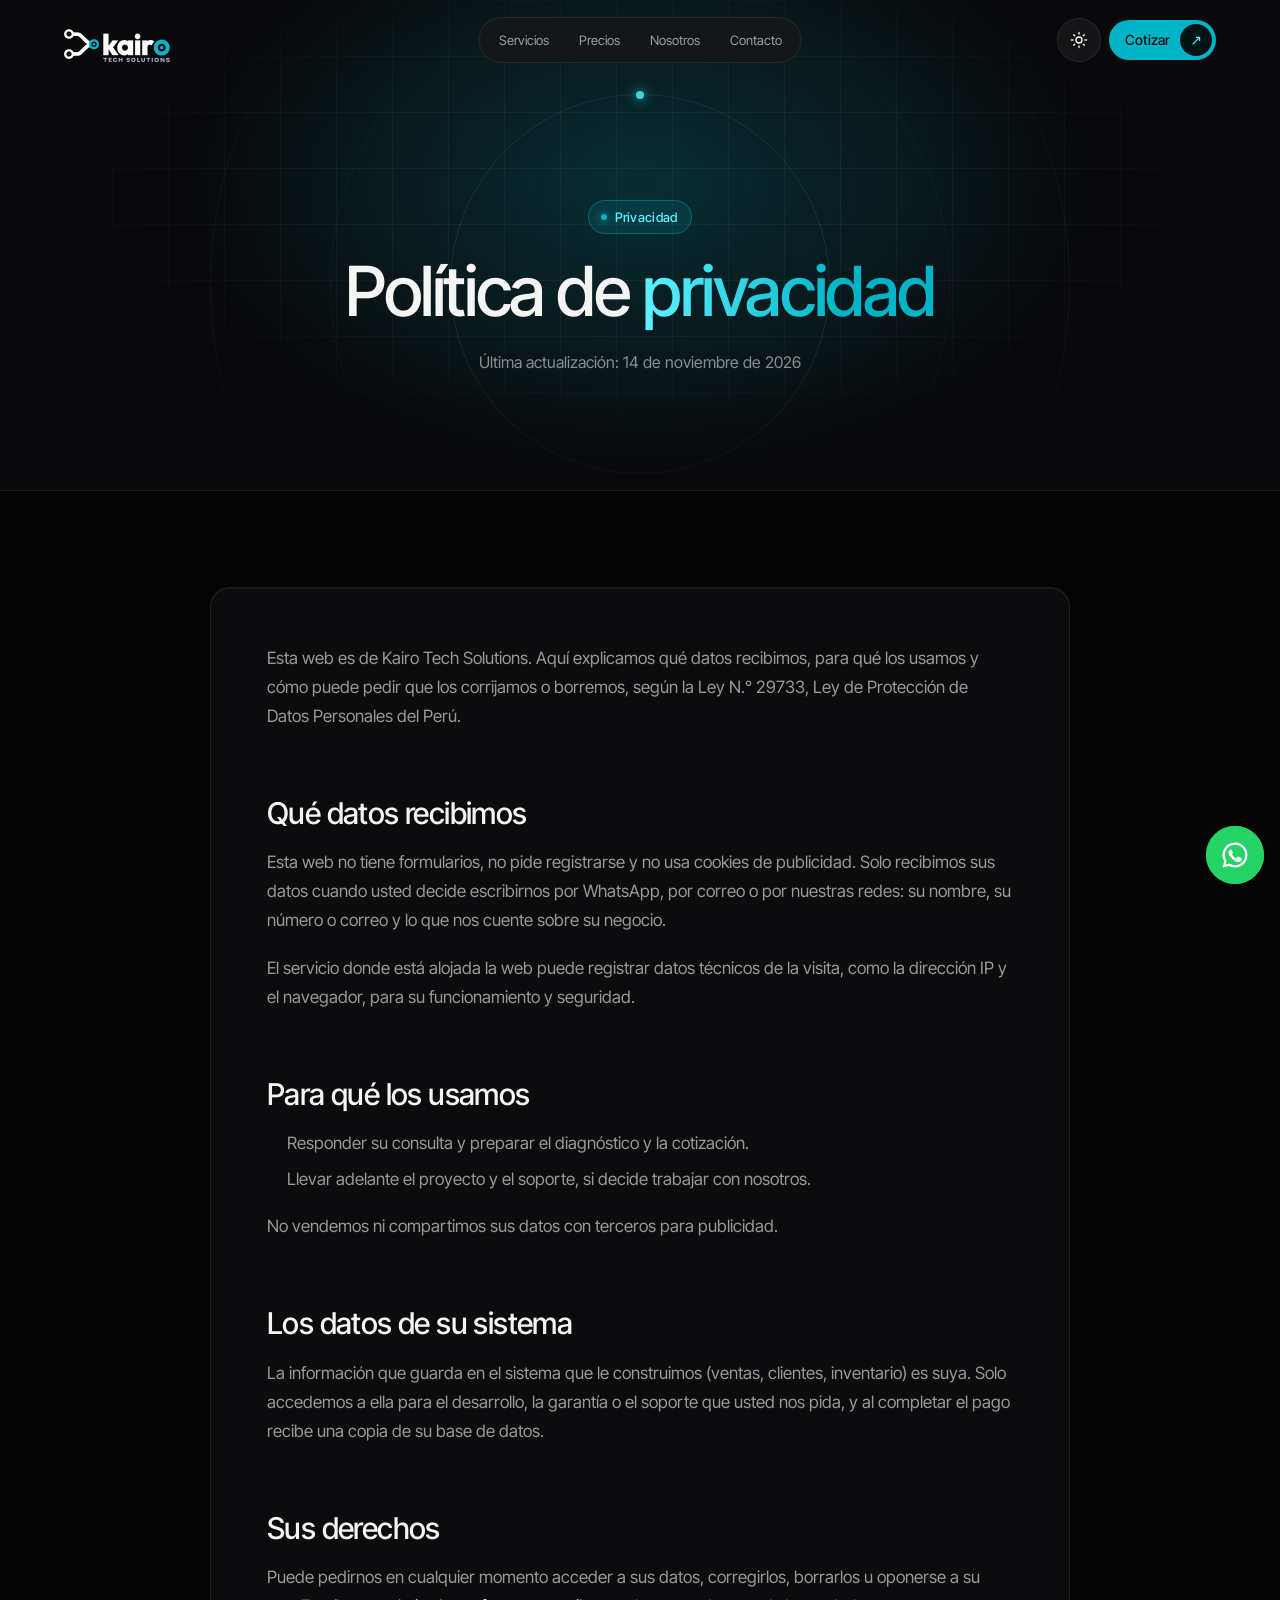
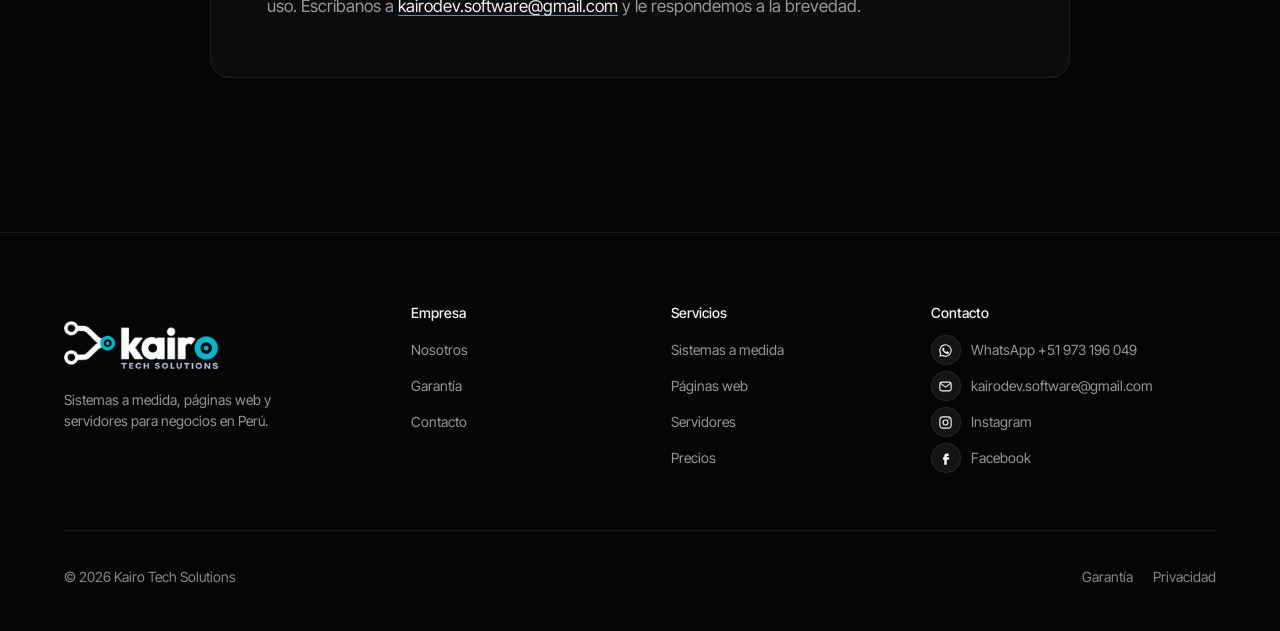
<file: privacidad/index.html>
<!DOCTYPE html><html lang="es" data-tema="oscuro"><head><meta charset="utf-8"><script>
      // Antes de pintar: aplica el tema guardado para que no parpadee
      try { if (localStorage.getItem("tema") === "claro") document.documentElement.dataset.tema = "claro"; } catch (e) {}
    </script><meta name="viewport" content="width=device-width, initial-scale=1"><title>Privacidad · Kairo Tech Solutions</title><link rel="preload" href="/_astro/inter-tight-latin-wght-normal.DX-nOvPD.woff2" as="font" type="font/woff2" crossorigin><link rel="preconnect" href="https://wa.me"><meta name="description" content="Cómo usamos los datos que nos comparte cuando nos escribe."><link rel="canonical" href="https://kairodev.pages.dev/privacidad/"><meta property="og:title" content="Privacidad · Kairo Tech Solutions"><meta property="og:description" content="Cómo usamos los datos que nos comparte cuando nos escribe."><meta property="og:image" content="https://kairodev.pages.dev/marca/logo-horizontal.png"><meta property="og:type" content="website"><meta property="og:locale" content="es_PE"><link rel="icon" href="/favicon.png"><link rel="apple-touch-icon" href="/apple-touch-icon.png"><meta name="theme-color" content="#050505"><script type="application/ld+json">{"@context":"https://schema.org","@type":"ProfessionalService","name":"Kairo Tech Solutions","url":"https://kairodev.pages.dev","description":"Sistemas a medida, páginas web y servidores para negocios en Perú. Trato directo con quien programa y garantía de 60 días.","logo":"https://kairodev.pages.dev/marca/logo-horizontal.png","image":"https://kairodev.pages.dev/marca/logo-horizontal.png","telephone":"+51973196049","email":"kairodev.software@gmail.com","areaServed":{"@type":"Country","name":"Perú"},"priceRange":"S/ 490 - S/ 1,490","sameAs":["https://www.instagram.com/kairo.techsolutions/","https://www.facebook.com/kairotechsolutions.pe"],"hasOfferCatalog":{"@type":"OfferCatalog","name":"Servicios","itemListElement":[{"@type":"Offer","name":"Página web de una página","price":"490","priceCurrency":"PEN"},{"@type":"Offer","name":"Web profesional","price":"890","priceCurrency":"PEN"},{"@type":"Offer","name":"Sistema de ventas, inventario o citas","price":"1490","priceCurrency":"PEN"},{"@type":"Offer","name":"Soporte mensual","price":"99","priceCurrency":"PEN"}]}}</script><style>/*! tailwindcss v4.3.5 | MIT License | https://tailwindcss.com */
@layer properties{@supports (((-webkit-hyphens:none)) and (not (margin-trim:block))) or ((-moz-orient:inline) and (not (color:rgb(from red r g b)))){*,:before,:after,::backdrop{--tw-rotate-x:initial;--tw-rotate-y:initial;--tw-rotate-z:initial;--tw-skew-x:initial;--tw-skew-y:initial;--tw-border-style:solid;--tw-shadow:0 0 #0000;--tw-shadow-color:initial;--tw-shadow-alpha:100%;--tw-inset-shadow:0 0 #0000;--tw-inset-shadow-color:initial;--tw-inset-shadow-alpha:100%;--tw-ring-color:initial;--tw-ring-shadow:0 0 #0000;--tw-inset-ring-color:initial;--tw-inset-ring-shadow:0 0 #0000;--tw-ring-inset:initial;--tw-ring-offset-width:0px;--tw-ring-offset-color:#fff;--tw-ring-offset-shadow:0 0 #0000;--tw-outline-style:solid;--tw-blur:initial;--tw-brightness:initial;--tw-contrast:initial;--tw-grayscale:initial;--tw-hue-rotate:initial;--tw-invert:initial;--tw-opacity:initial;--tw-saturate:initial;--tw-sepia:initial;--tw-drop-shadow:initial;--tw-drop-shadow-color:initial;--tw-drop-shadow-alpha:100%;--tw-drop-shadow-size:initial;--tw-backdrop-blur:initial;--tw-backdrop-brightness:initial;--tw-backdrop-contrast:initial;--tw-backdrop-grayscale:initial;--tw-backdrop-hue-rotate:initial;--tw-backdrop-invert:initial;--tw-backdrop-opacity:initial;--tw-backdrop-saturate:initial;--tw-backdrop-sepia:initial;--tw-ease:initial}}}@layer theme{:root,:host{--font-sans:-apple-system, BlinkMacSystemFont, "Segoe UI", Roboto, "Helvetica Neue", "Noto Sans", Arial, sans-serif, "Apple Color Emoji", "Segoe UI Emoji", "Segoe UI Symbol", "Noto Color Emoji";--font-mono:ui-monospace, SFMono-Regular, Menlo, Monaco, Consolas, "Liberation Mono", "Courier New", monospace;--ease-in:cubic-bezier(.4, 0, 1, 1);--ease-out:cubic-bezier(0, 0, .2, 1);--ease-in-out:cubic-bezier(.4, 0, .2, 1);--default-transition-duration:.15s;--default-transition-timing-function:cubic-bezier(.4, 0, .2, 1);--default-font-family:var(--font-sans);--default-mono-font-family:var(--font-mono)}}@layer base{*,:after,:before,::backdrop{box-sizing:border-box;border:0 solid;margin:0;padding:0}::file-selector-button{box-sizing:border-box;border:0 solid;margin:0;padding:0}html,:host{-webkit-text-size-adjust:100%;tab-size:4;line-height:1.5;font-family:var(--default-font-family,-apple-system, BlinkMacSystemFont, "Segoe UI", Roboto, "Helvetica Neue", "Noto Sans", Arial, sans-serif, "Apple Color Emoji", "Segoe UI Emoji", "Segoe UI Symbol", "Noto Color Emoji");font-feature-settings:var(--default-font-feature-settings,normal);font-variation-settings:var(--default-font-variation-settings,normal);-webkit-tap-highlight-color:transparent}hr{height:0;color:inherit;border-top-width:1px}abbr:where([title]){text-decoration:underline dotted}h1,h2,h3,h4,h5,h6{font-size:inherit;font-weight:inherit}a{color:inherit;-webkit-text-decoration:inherit;-webkit-text-decoration:inherit;-webkit-text-decoration:inherit;text-decoration:inherit}b,strong{font-weight:bolder}code,kbd,samp,pre{font-family:var(--default-mono-font-family,ui-monospace, SFMono-Regular, Menlo, Monaco, Consolas, "Liberation Mono", "Courier New", monospace);font-feature-settings:var(--default-mono-font-feature-settings,normal);font-variation-settings:var(--default-mono-font-variation-settings,normal);font-size:1em}small{font-size:80%}sub,sup{vertical-align:baseline;font-size:75%;line-height:0;position:relative}sub{bottom:-.25em}sup{top:-.5em}table{text-indent:0;border-color:inherit;border-collapse:collapse}:-moz-focusring:where(:not(iframe)){outline:auto}progress{vertical-align:baseline}summary{display:list-item}ol,ul,menu{list-style:none}img,svg,video,canvas,audio,iframe,embed,object{vertical-align:middle;display:block}img,video{max-width:100%;height:auto}button,input,select,optgroup,textarea{font:inherit;font-feature-settings:inherit;font-variation-settings:inherit;letter-spacing:inherit;color:inherit;opacity:1;background-color:#0000;border-radius:0}::file-selector-button{font:inherit;font-feature-settings:inherit;font-variation-settings:inherit;letter-spacing:inherit;color:inherit;opacity:1;background-color:#0000;border-radius:0}:where(select:is([multiple],[size])) optgroup{font-weight:bolder}:where(select:is([multiple],[size])) optgroup option{padding-inline-start:20px}::file-selector-button{margin-inline-end:4px}::placeholder{opacity:1}@supports (not ((-webkit-appearance:-apple-pay-button))) or (contain-intrinsic-size:1px){::placeholder{color:currentColor}@supports (color:color-mix(in lab, red, red)){::placeholder{color:color-mix(in oklab, currentcolor 50%, transparent)}}}textarea{resize:vertical}::-webkit-search-decoration{-webkit-appearance:none}::-webkit-date-and-time-value{min-height:1lh;text-align:inherit}::-webkit-datetime-edit{display:inline-flex}::-webkit-datetime-edit-fields-wrapper{padding:0}::-webkit-datetime-edit{padding-block:0}::-webkit-datetime-edit-year-field{padding-block:0}::-webkit-datetime-edit-month-field{padding-block:0}::-webkit-datetime-edit-day-field{padding-block:0}::-webkit-datetime-edit-hour-field{padding-block:0}::-webkit-datetime-edit-minute-field{padding-block:0}::-webkit-datetime-edit-second-field{padding-block:0}::-webkit-datetime-edit-millisecond-field{padding-block:0}::-webkit-datetime-edit-meridiem-field{padding-block:0}::-webkit-calendar-picker-indicator{line-height:1}:-moz-ui-invalid{box-shadow:none}button,input:where([type=button],[type=reset],[type=submit]){appearance:button}::file-selector-button{appearance:button}::-webkit-inner-spin-button{height:auto}::-webkit-outer-spin-button{height:auto}[hidden]:where(:not([hidden=until-found])){display:none!important}}@layer components;@layer utilities{.visible{visibility:visible}.flex{display:flex}.hidden{display:none}.transform{transform:var(--tw-rotate-x, ) var(--tw-rotate-y, ) var(--tw-rotate-z, ) var(--tw-skew-x, ) var(--tw-skew-y, )}.resize{resize:both}.flex-wrap{flex-wrap:wrap}.border{border-style:var(--tw-border-style);border-width:1px}.text-wrap{text-wrap:wrap}.ring{--tw-ring-shadow:var(--tw-ring-inset, ) 0 0 0 calc(1px + var(--tw-ring-offset-width)) var(--tw-ring-color,currentcolor);box-shadow:var(--tw-inset-shadow), var(--tw-inset-ring-shadow), var(--tw-ring-offset-shadow), var(--tw-ring-shadow), var(--tw-shadow)}.outline{outline-style:var(--tw-outline-style);outline-width:1px}.filter{filter:var(--tw-blur, ) var(--tw-brightness, ) var(--tw-contrast, ) var(--tw-grayscale, ) var(--tw-hue-rotate, ) var(--tw-invert, ) var(--tw-saturate, ) var(--tw-sepia, ) var(--tw-drop-shadow, )}.backdrop-filter{backdrop-filter:var(--tw-backdrop-blur, ) var(--tw-backdrop-brightness, ) var(--tw-backdrop-contrast, ) var(--tw-backdrop-grayscale, ) var(--tw-backdrop-hue-rotate, ) var(--tw-backdrop-invert, ) var(--tw-backdrop-opacity, ) var(--tw-backdrop-saturate, ) var(--tw-backdrop-sepia, )}.transition{transition-property:color,background-color,border-color,outline-color,text-decoration-color,fill,stroke,--tw-gradient-from,--tw-gradient-via,--tw-gradient-to,opacity,box-shadow,transform,translate,scale,rotate,filter,-webkit-backdrop-filter,backdrop-filter,display,content-visibility,overlay,pointer-events;transition-timing-function:var(--tw-ease,var(--default-transition-timing-function));transition-duration:var(--tw-duration,var(--default-transition-duration))}.ease-in{--tw-ease:var(--ease-in);transition-timing-function:var(--ease-in)}.ease-in-out{--tw-ease:var(--ease-in-out);transition-timing-function:var(--ease-in-out)}.ease-out{--tw-ease:var(--ease-out);transition-timing-function:var(--ease-out)}}@font-face{font-family:Inter Tight Variable;font-style:normal;font-display:swap;font-weight:100 900;src:url(/_astro/inter-tight-cyrillic-ext-wght-normal.okcGN4Nq.woff2)format("woff2-variations");unicode-range:U+460-52F,U+1C80-1C8A,U+20B4,U+2DE0-2DFF,U+A640-A69F,U+FE2E-FE2F}@font-face{font-family:Inter Tight Variable;font-style:normal;font-display:swap;font-weight:100 900;src:url(/_astro/inter-tight-cyrillic-wght-normal.BS41q_Tv.woff2)format("woff2-variations");unicode-range:U+301,U+400-45F,U+490-491,U+4B0-4B1,U+2116}@font-face{font-family:Inter Tight Variable;font-style:normal;font-display:swap;font-weight:100 900;src:url(/_astro/inter-tight-greek-ext-wght-normal.DQgQPNk4.woff2)format("woff2-variations");unicode-range:U+1F??}@font-face{font-family:Inter Tight Variable;font-style:normal;font-display:swap;font-weight:100 900;src:url(/_astro/inter-tight-greek-wght-normal.sS1B39LI.woff2)format("woff2-variations");unicode-range:U+370-377,U+37A-37F,U+384-38A,U+38C,U+38E-3A1,U+3A3-3FF}@font-face{font-family:Inter Tight Variable;font-style:normal;font-display:swap;font-weight:100 900;src:url(/_astro/inter-tight-vietnamese-wght-normal.TKKdAiBA.woff2)format("woff2-variations");unicode-range:U+102-103,U+110-111,U+128-129,U+168-169,U+1A0-1A1,U+1AF-1B0,U+300-301,U+303-304,U+308-309,U+323,U+329,U+1EA0-1EF9,U+20AB}@font-face{font-family:Inter Tight Variable;font-style:normal;font-display:swap;font-weight:100 900;src:url(/_astro/inter-tight-latin-ext-wght-normal.B4u9PlvR.woff2)format("woff2-variations");unicode-range:U+100-2BA,U+2BD-2C5,U+2C7-2CC,U+2CE-2D7,U+2DD-2FF,U+304,U+308,U+329,U+1D00-1DBF,U+1E00-1E9F,U+1EF2-1EFF,U+2020,U+20A0-20AB,U+20AD-20C0,U+2113,U+2C60-2C7F,U+A720-A7FF}@font-face{font-family:Inter Tight Variable;font-style:normal;font-display:swap;font-weight:100 900;src:url(/_astro/inter-tight-latin-wght-normal.DX-nOvPD.woff2)format("woff2-variations");unicode-range:U+??,U+131,U+152-153,U+2BB-2BC,U+2C6,U+2DA,U+2DC,U+304,U+308,U+329,U+2000-206F,U+20AC,U+2122,U+2191,U+2193,U+2212,U+2215,U+FEFF,U+FFFD}:root{color-scheme:dark;--tinte:255 255 255;--fondo:#050505;--superficie:#0c0c0e;--superficie-2:#141417;--borde:rgb(var(--tinte) / 8%);--borde-fuerte:rgb(var(--tinte) / 14%);--texto:#f4f4f5;--texto-2:rgb(var(--tinte) / 58%);--texto-3:rgb(var(--tinte) / 52%);--acento:#00b3c6;--acento-claro:#5ef2ff;--sobre-acento:#021316;--acento-texto:#5ef2ff;--superficie-3:#1d1d22;--nav-fijo:#050505cc;--nav-pildora:#161618d9;--sombra-tarjeta:inset 0 1px 0 #ffffff0d;--banda:#0a0a0c;--resalta:linear-gradient(90deg, #5ef2ff, #00b3c6 70%);--acento-suave:#00b3c61f;--fuente:"Inter Tight Variable", "Inter Tight", system-ui, sans-serif;--radio-s:12px;--radio-m:20px;--radio-l:28px;--pildora:999px;--margen:clamp(16px, 5vw, 80px);--seccion:clamp(88px, 12vw, 160px);--ancho:1200px;--ease:cubic-bezier(.22, 1, .36, 1);--rapido:.16s;--medio:.28s;--lento:.6s}:root[data-tema=claro]{color-scheme:light;--tinte:0 0 0;--fondo:#f6f6f7;--superficie:#fff;--superficie-2:#ececee;--superficie-3:#e2e2e5;--borde:#00000017;--borde-fuerte:#00000029;--texto:#0b0b0c;--texto-2:#000000a8;--texto-3:#00000094;--acento-texto:#00707d;--nav-fijo:#f6f6f7d9;--nav-pildora:#ffffffd9;--sombra-tarjeta:0 1px 2px #0000000a, 0 8px 24px -12px #0000001a;--banda:#ebedf0;--resalta:linear-gradient(90deg, #00808f, #00a3b5 70%)}[data-tema=claro] .tarjeta{background:var(--superficie)}[data-tema=claro] .tarjeta--destacada{background:radial-gradient(120% 50% at 50% 0%, #00b3c61a, transparent 70%), var(--superficie)}[data-tema=claro] .btn--primario:hover{box-shadow:0 8px 24px -8px #00b3c699}.logo-claro{display:none!important}[data-tema=claro] .logo-claro{display:block!important}[data-tema=claro] .logo-oscuro{display:none!important}.cambiando-tema,.cambiando-tema *{transition:background-color var(--medio), color var(--medio), border-color var(--medio)!important}html{background:var(--fondo);color:var(--texto);-webkit-font-smoothing:antialiased;scroll-behavior:smooth;scroll-padding-top:80px}body{font-family:var(--fuente);margin:0;font-size:16px;line-height:1.55;overflow-x:hidden}a{color:inherit;text-decoration:none}img{max-width:100%;height:auto;display:block}h1,h2,h3{text-wrap:balance;margin:0;font-weight:500}h2{letter-spacing:-.02em;font-size:clamp(32px,3.2vw,48px);line-height:1.1}h3{letter-spacing:-.01em;font-size:20px;line-height:1.3}p{margin:0}:focus-visible{outline:2px solid var(--acento);outline-offset:3px;border-radius:6px}.sr-only{clip:rect(0 0 0 0);white-space:nowrap;width:1px;height:1px;position:absolute;overflow:hidden}.contenedor{width:100%;max-width:calc(var(--ancho) + 2 * var(--margen));padding-inline:var(--margen);margin-inline:auto}.seccion{padding-block:var(--seccion)}.btn{border-radius:var(--pildora);cursor:pointer;min-height:48px;transition:transform var(--rapido) var(--ease), background-color var(--rapido), box-shadow var(--medio);border:0;align-items:center;gap:10px;padding:6px 6px 6px 22px;font-family:inherit;font-size:15px;font-weight:500;display:inline-flex}.btn:active{transform:scale(.97)}.btn--primario{background:var(--acento);color:var(--sobre-acento)}.btn--primario:hover{background:var(--acento-claro);box-shadow:0 0 32px #00b3c659}.btn__flecha{border-radius:var(--pildora);background:var(--sobre-acento);width:36px;height:36px;color:var(--acento-claro);transition:transform var(--medio) var(--ease);place-items:center;display:grid}.btn--primario:hover .btn__flecha{transform:rotate(-45deg)}.btn--secundario{background:var(--superficie-2);color:var(--texto);border:1px solid var(--borde);padding:0 22px}.btn--secundario:hover{background:var(--superficie-3)}.btn--chico{min-height:40px;padding:4px 4px 4px 16px;font-size:14px}.btn--chico .btn__flecha{width:32px;height:32px}.nav{z-index:40;padding:18px var(--margen);transition:background-color var(--medio), border-color var(--medio), padding var(--medio) var(--ease);border-bottom:1px solid #0000;justify-content:space-between;align-items:center;gap:16px;display:flex;position:fixed;inset:0 0 auto}.nav--fijo{background:var(--nav-fijo);border-bottom-color:var(--borde);padding-block:10px}.nav__logo img{width:auto;height:44px}.nav__links{border:1px solid var(--borde);border-radius:var(--pildora);background:var(--nav-pildora);gap:2px;padding:5px;display:flex;position:absolute;left:50%;transform:translate(-50%)}.nav__links a{border-radius:var(--pildora);color:var(--texto-2);transition:color var(--rapido), background-color var(--rapido);padding:7px 14px;font-size:13px}.nav__links a:hover,.nav__links a[aria-current=page]{color:var(--texto);background:rgb(var(--tinte) / 6%)}.nav__boton-menu{border-radius:var(--pildora);border:1px solid var(--borde);background:var(--superficie-2);width:44px;height:44px;color:var(--texto);cursor:pointer;place-items:center;display:none}.nav__boton-menu svg{width:18px;height:18px}.nav__acciones{align-items:center;gap:8px;display:flex}.tema{border-radius:var(--pildora);border:1px solid var(--borde);background:var(--superficie-2);width:44px;height:44px;color:var(--texto);cursor:pointer;transition:background-color var(--rapido), transform var(--rapido) var(--ease);place-items:center;display:grid}.tema:hover{background:var(--superficie-3)}.tema:active{transform:scale(.94)}.tema svg{width:18px;height:18px}.tema .icono-luna,[data-tema=claro] .tema .icono-sol{display:none}[data-tema=claro] .tema .icono-luna{display:block}.menu-movil{z-index:50;padding:18px var(--margen) 32px;background:var(--fondo);opacity:0;visibility:hidden;transition:opacity var(--medio) var(--ease), transform var(--medio) var(--ease), visibility 0s linear var(--medio);flex-direction:column;display:flex;position:fixed;inset:0;transform:translateY(-8px)}.menu-movil[data-abierto]{opacity:1;visibility:visible;transition-delay:0s;transform:none}.menu-movil__cabecera{justify-content:space-between;align-items:center;display:flex}.menu-movil__cabecera img{width:auto;height:44px}.menu-movil nav{flex-direction:column;margin-top:40px;display:flex}.menu-movil nav a{letter-spacing:-.02em;border-bottom:1px solid var(--borde);padding:12px 0;font-size:28px;display:block}.menu-movil .btn{justify-content:space-between;margin-top:auto}@media (width<=900px){.nav__links,.nav .btn--chico{display:none}.nav__boton-menu{display:grid}}.hero{background:var(--fondo);isolation:isolate;min-height:100svh;position:relative;overflow:hidden}.hero [data-globo]{z-index:0;opacity:0;transition:opacity 1.6s .2s;position:absolute;inset:0;-webkit-mask-image:linear-gradient(#000 58%,#0009 76%,#0000 94%);mask-image:linear-gradient(#000 58%,#0009 76%,#0000 94%)}.globo-listo [data-globo]{opacity:1}.hero__contenido{z-index:2;grid-template-columns:1fr auto;align-items:end;gap:32px;padding:0 clamp(16px,7vw,120px) clamp(36px,8vh,80px);display:grid;position:absolute;inset:auto 0 0}.hero h1{letter-spacing:-.025em;margin-bottom:14px;font-size:clamp(40px,4.4vw,68px);line-height:1.08}.hero h1 .l{display:block}.hero .rota{display:inline-block}.hero__bajada{max-width:40ch;color:var(--texto-2);margin-bottom:26px;font-size:15px;line-height:1.5}.hero__acciones{flex-wrap:wrap;gap:10px;display:flex}.canales{color:var(--texto-2);align-items:center;gap:10px;font-size:13px;display:flex}.canales a{background:var(--superficie-2);border:1px solid var(--borde);width:44px;height:44px;color:var(--texto);transition:background-color var(--rapido), color var(--rapido);border-radius:50%;place-items:center;display:grid}.canales a:hover{background:var(--acento);color:var(--sobre-acento)}.canales svg{width:18px;height:18px}@media (width<=860px){.hero__contenido{grid-template-columns:1fr;gap:28px;padding-bottom:32px}.hero h1{font-size:clamp(36px,10vw,46px)}}.cierre__nosotros{font-size:14px;color:var(--texto-3)!important}.cierre__nosotros a{color:var(--acento);text-underline-offset:3px;text-decoration:underline}.wa-flotante{right:max(16px, env(safe-area-inset-right));bottom:max(16px, env(safe-area-inset-bottom));z-index:45;color:#fff;width:58px;height:58px;transition:transform var(--rapido), box-shadow var(--rapido);background:#25d366;border-radius:50%;place-items:center;display:grid;position:fixed;box-shadow:0 10px 30px -8px #00000073}.wa-flotante:hover{transform:translateY(-3px);box-shadow:0 14px 34px -8px #0000008c}.wa-flotante svg{width:30px;height:30px}.wa-flotante:after{content:"";border-radius:inherit;pointer-events:none;border:2px solid #25d366;animation:2.4s ease-out infinite wa-latido;position:absolute;inset:0}@keyframes wa-latido{0%{opacity:.7;transform:scale(1)}to{opacity:0;transform:scale(1.35)}}@media (prefers-reduced-motion:reduce){.wa-flotante:after{opacity:0;animation:none}}body:has(.menu-movil[data-abierto]) .wa-flotante{display:none}.aparece{opacity:0;filter:blur(8px);animation:aparece .9s var(--ease) forwards;transform:translateY(14px)}.aparece:nth-child(2){animation-delay:.12s}.d1{animation-delay:.3s}.d2{animation-delay:.42s}.d3{animation-delay:.54s}@keyframes aparece{to{opacity:1;filter:blur();transform:none}}.listo .aparece{opacity:1;filter:none;animation:none;transform:none}.listo [data-globo]{opacity:1;transition:none}.js-anim [data-revelar]{opacity:0;filter:blur(6px);transition:opacity var(--lento) var(--ease), filter var(--lento) var(--ease), transform var(--lento) var(--ease);transform:translateY(16px)}.js-anim [data-revelar].visto{opacity:1;filter:none;transform:none}.js-anim [data-revelar].fin{transition:none}.cabecera{gap:20px;margin-bottom:clamp(40px,6vw,72px);display:grid}.cabecera p{color:var(--texto-2);max-width:52ch}.cabecera--centrada{text-align:center;justify-items:center}.cabecera--centrada h2{max-width:18ch}.etiqueta{border-radius:var(--pildora);background:var(--acento-suave);color:var(--acento-texto);letter-spacing:.02em;border:1px solid #00b3c659;align-items:center;gap:8px;padding:6px 14px 6px 12px;font-size:13px;font-weight:500;display:inline-flex}.etiqueta:before{content:"";background:var(--acento);width:6px;height:6px;box-shadow:0 0 10px var(--acento);border-radius:50%}.cabecera--centrada .etiqueta{margin-bottom:-4px}.resalta{background:var(--resalta);color:#0000;-webkit-background-clip:text;background-clip:text}.cabecera--centrada p{margin-inline:auto}.seccion--banda{isolation:isolate;background:var(--banda);border-block:1px solid var(--borde);position:relative}.seccion--banda:before{content:"";z-index:-1;pointer-events:none;background-image:linear-gradient(rgb(var(--tinte) / 5%) 1px, transparent 1px), linear-gradient(90deg, rgb(var(--tinte) / 5%) 1px, transparent 1px);background-position:top;background-size:56px 56px;position:absolute;inset:0;-webkit-mask-image:radial-gradient(70% 60% at 50% 0,#000,#0000 75%);mask-image:radial-gradient(70% 60% at 50% 0,#000,#0000 75%)}.seccion--banda .ruta__nodo{box-shadow:0 0 0 8px var(--banda)}.seccion--banda .ruta li:hover .ruta__nodo{box-shadow:0 0 0 8px var(--banda), 0 0 32px #00b3c64d}.seccion--banda+.seccion--banda{border-top:0}.tarjeta{border-radius:var(--radio-m);background:linear-gradient(180deg, rgb(var(--tinte) / 4%), rgb(var(--tinte) / 1.5%));border:1px solid var(--borde);box-shadow:var(--sombra-tarjeta);transition:border-color var(--medio);transition:border-color var(--medio), transform var(--medio) var(--ease), box-shadow var(--medio);padding:28px;position:relative}@media (hover:hover){.tarjeta:hover{box-shadow:var(--sombra-tarjeta), 0 18px 40px -20px #00b3c659;border-color:#00b3c666;transform:translateY(-4px)}.grafico.tarjeta:hover,.panel.tarjeta:hover{transform:none}}.tarjeta p{color:var(--texto-2)}.tarjeta--destacada{background:radial-gradient(120% 50% at 50% 0%, #00b3c61f, transparent 70%), linear-gradient(180deg, rgb(var(--tinte) / 4%), rgb(var(--tinte) / 1.5%));border-color:#00b3c666}.tarjeta--destacada:hover{border-color:#00b3c699}.ejemplo{border-radius:var(--pildora);border:1px dashed var(--borde-fuerte);color:var(--texto-3);white-space:nowrap;align-items:center;padding:2px 8px;font-size:11px;line-height:1.6;display:inline-flex}.punto{background:var(--acento);width:6px;height:6px;box-shadow:0 0 10px var(--acento);border-radius:50%;flex:none}.frag{border:1px solid var(--borde);border-radius:var(--radio-s);background:var(--fondo);color:var(--texto-2);font-size:13px;overflow:hidden}.frag__barra{border-bottom:1px solid var(--borde);color:var(--texto);justify-content:space-between;align-items:center;gap:12px;padding:10px 14px;display:flex}.frag table{border-collapse:collapse;font-variant-numeric:tabular-nums;width:100%}.frag th{text-align:left;color:var(--texto-3);padding:8px 14px;font-weight:400}.frag td{border-top:1px solid var(--borde);padding:9px 14px}.frag td:not(:first-child),.frag th:not(:first-child){text-align:right}.frag td:first-child{color:var(--texto)}.frag td:not(:first-child){white-space:nowrap}@media (width<=480px){.frag th,.frag td{padding-inline:10px}}.cian{color:var(--acento-texto)}.pilar__icono{width:52px;height:52px;color:var(--acento-texto);background:linear-gradient(145deg,#00b3c638,#00b3c60f);border:1px solid #00b3c659;border-radius:14px;flex:none;place-items:center;display:grid;box-shadow:inset 0 1px #ffffff14,0 8px 24px -12px #00b3c699}.pilar__icono svg{width:24px;height:24px}.pilar ul,.servicio ul{color:var(--texto-2);gap:8px;margin:0;padding:0;font-size:14px;list-style:none;display:grid}.pilar li,.servicio li{align-items:center;gap:10px;display:flex}.pilar li svg,.servicio li svg{width:16px;height:16px;color:var(--acento-texto);flex:none}.pilares{grid-template-columns:repeat(3,1fr);gap:16px;display:grid}.pilar{align-content:start;gap:16px;padding:32px 28px;display:grid}.pilar h3{margin-top:6px}.pilar ul{border-top:1px solid var(--borde);padding-top:18px}@media (width<=960px){.pilares{grid-template-columns:1fr}}.servicios{grid-template-columns:repeat(2,1fr);gap:16px;display:grid}.servicio{align-content:start;gap:14px;padding:32px;display:grid}.servicio__cabeza{justify-content:space-between;align-items:start;margin-bottom:8px;display:flex}.servicio__num{letter-spacing:-.04em;color:#0000;-webkit-text-stroke:1px var(--borde-fuerte);font-size:44px;font-weight:500;line-height:1}.servicio h3{font-size:24px}.servicio ul{border-block:1px solid var(--borde);grid-template-columns:1fr 1fr;gap:10px 16px;margin:8px 0 6px;padding:18px 0}.servicio .enlace-flecha{justify-self:start}@media (width<=860px){.servicios{grid-template-columns:1fr}}@media (width<=420px){.servicio{padding:24px 20px}.servicio ul{grid-template-columns:1fr}}.lista{margin:8px 0 0;padding:0;list-style:none;display:grid}.lista li{border-top:1px solid var(--borde);align-items:baseline;gap:14px;padding:14px 0;display:flex}.lista li .punto{transform:translateY(-3px)}.app{border-radius:var(--radio-m);border:1px solid var(--borde-fuerte);background:var(--superficie);max-width:1040px;color:var(--texto-2);margin-inline:auto;font-size:13px;overflow:hidden;box-shadow:0 40px 100px -40px #00b3c659,0 20px 50px -30px #00000080}.app__barra{border-bottom:1px solid var(--borde);background:var(--superficie-2);align-items:center;gap:14px;padding:12px 16px;display:flex}.app__puntos{gap:6px;display:flex}.app__puntos i{border-radius:50%;width:10px;height:10px}.app__puntos i:first-child{background:#ff5f57}.app__puntos i:nth-child(2){background:#febc2e}.app__puntos i:last-child{background:#28c840}.app__url{border-radius:var(--pildora);background:var(--fondo);max-width:320px;color:var(--texto-3);text-align:center;flex:1;margin-inline:auto;padding:4px 12px;font-size:12px}.app__cuerpo{grid-template-columns:170px 1fr;min-height:380px;display:grid}.app__menu{border-right:1px solid var(--borde);align-content:start;gap:2px;padding:16px 10px;display:grid}.app__menu span{border-radius:8px;padding:8px 12px}.app__menu .activo{background:var(--acento-suave);color:var(--acento-texto)}.app__main{align-content:start;gap:16px;padding:20px;display:grid}.app__saludo{gap:2px;display:grid}.app__saludo b{color:var(--texto);font-size:18px;font-weight:500}.app__kpis{grid-template-columns:repeat(3,1fr);gap:12px;display:grid}.app__kpi{border-radius:var(--radio-s);border:1px solid var(--borde);background:var(--fondo);gap:4px;padding:14px;display:grid}.app__kpi b{letter-spacing:-.02em;color:var(--texto);font-variant-numeric:tabular-nums;white-space:nowrap;font-size:clamp(20px,2.2vw,26px);font-weight:500}.app__kpi small{color:var(--texto-3);font-size:12px}.app__kpi small.sube{color:#16a34a}.app__kpi small.alerta{color:var(--acento-texto)}.app__fila{grid-template-columns:1.4fr 1fr;gap:12px;display:grid}.app__grafico,.app__lista{border-radius:var(--radio-s);border:1px solid var(--borde);background:var(--fondo);padding:14px}.app__titulo{color:var(--texto);justify-content:space-between;gap:8px;margin-bottom:10px;display:flex}.app__grafico svg{width:100%;height:130px;display:block}.app__dias{color:var(--texto-3);justify-content:space-between;margin-top:6px;font-size:11px;display:flex}.app__mov{border-top:1px solid var(--borde);grid-template-columns:auto 1fr auto;align-items:center;gap:10px;padding:9px 0;display:grid}.app__hora{color:var(--texto-3);font-variant-numeric:tabular-nums}.app__det{color:var(--texto);display:grid}.app__det small{color:var(--texto-3);font-size:11px}.app__mov b{color:var(--texto);font-variant-numeric:tabular-nums;font-weight:500}.app__puntos-lista{grid-template-columns:repeat(3,1fr);gap:24px;max-width:1040px;margin:40px auto 0;display:grid}.app__puntos-lista>div{align-items:baseline;gap:14px;display:flex}.app__puntos-lista .punto{transform:translateY(-3px)}.app__puntos-lista b{color:var(--texto);margin-bottom:4px;font-weight:500;display:block}.app__puntos-lista p{color:var(--texto-2);font-size:15px}@media (width<=900px){.app__cuerpo{grid-template-columns:1fr}.app__menu{border-right:0;border-bottom:1px solid var(--borde);padding:10px;display:flex;overflow:hidden}.app__menu span{white-space:nowrap}.app__fila{grid-template-columns:1fr}.app__puntos-lista{grid-template-columns:1fr;gap:16px}}@media (width<=560px){.app__kpis{grid-template-columns:1fr 1fr}.app__kpi:first-child{grid-column:1/-1}.app__barra .ejemplo{display:none}.app__main{padding:14px}}.ruta{position:relative}.ruta ol{grid-template-columns:repeat(5,1fr);gap:24px;margin:0;padding:0;list-style:none;display:grid;position:relative}.ruta li{text-align:center;align-content:start;justify-items:center;gap:10px;display:grid}.ruta h3{margin-top:14px;font-size:18px}.ruta p{color:var(--texto-2);max-width:24ch;font-size:15px}.ruta__linea{background:linear-gradient(90deg, var(--acento), #00b3c659 60%, var(--borde-fuerte));transform-origin:0;height:2px;transition:transform 1.2s var(--ease) .2s;border-radius:2px;position:absolute;top:36px;left:10%;right:10%}.js-anim .ruta .ruta__linea{transform:scaleX(0)}.js-anim .ruta.visto .ruta__linea{transform:none}.js-anim .ruta.fin .ruta__linea{transition:none}.ruta__nodo{background:var(--superficie);border:1px solid var(--borde-fuerte);width:72px;height:72px;color:var(--texto);box-shadow:0 0 0 8px var(--fondo);transition:border-color var(--medio), box-shadow var(--medio), color var(--medio);border-radius:50%;place-items:center;display:grid;position:relative}.ruta__nodo svg{width:28px;height:28px}.ruta__num{background:var(--acento);width:24px;height:24px;color:var(--sobre-acento);font-variant-numeric:tabular-nums;border-radius:50%;place-items:center;font-size:12px;font-weight:600;display:grid;position:absolute;top:-2px;right:-2px}.ruta li:hover .ruta__nodo{border-color:var(--acento);color:var(--acento-texto);box-shadow:0 0 0 8px var(--fondo), 0 0 32px #00b3c64d}.ruta__recibe{border-radius:var(--pildora);background:var(--acento-suave);color:var(--acento-texto);white-space:nowrap;margin-top:4px;padding:4px 12px;font-size:12px}@media (width<=960px){.ruta ol{grid-template-columns:1fr;gap:28px}.ruta li{text-align:left;grid-template-columns:72px 1fr;justify-items:start;gap:6px 20px}.ruta__nodo{grid-row:span 3}.ruta h3{margin-top:6px}.ruta p{max-width:46ch}.ruta__linea{transform-origin:top;background:linear-gradient(180deg, var(--acento), #00b3c659 60%, var(--borde-fuerte));width:2px;height:auto;inset:36px auto 36px 35px}.js-anim .ruta .ruta__linea{transform:scaleY(0)}}.cifras{grid-template-columns:1fr 1fr;gap:16px;display:grid}.cifras .tarjeta{align-content:space-between;gap:10px;min-height:180px;display:grid}.cifra{letter-spacing:-.03em;font-variant-numeric:tabular-nums;white-space:nowrap;font-size:clamp(32px,3.4vw,52px);line-height:1}.cifras p{font-size:15px}@media (width<=480px){.cifras{grid-template-columns:1fr}.cifras .tarjeta{min-height:0}}.rubros{grid-template-columns:repeat(3,1fr);gap:16px;display:grid}.rubro{align-items:flex-start;gap:18px;padding:24px;display:flex}.rubro h3{margin-bottom:6px;font-size:18px}.rubro p{font-size:15px}.rubros__nota{color:var(--texto-2);flex-wrap:wrap;justify-content:center;align-items:center;gap:4px 14px;margin-top:36px;display:flex}@media (width<=960px){.rubros{grid-template-columns:1fr 1fr}}@media (width<=640px){.rubros{grid-template-columns:1fr}}.planes{grid-template-columns:repeat(3,1fr);align-items:stretch;gap:16px;display:grid}.plan{flex-direction:column;gap:20px;display:flex}.plan__cabeza{gap:4px;display:grid}.plan__cabeza h3{justify-content:space-between;align-items:center;gap:8px;font-size:18px;display:flex}.plan__insignia{border-radius:var(--pildora);background:var(--fondo);color:var(--acento-texto);letter-spacing:0;white-space:nowrap;border:1px solid #00b3c680;padding:3px 10px;font-size:12px;font-weight:400;position:absolute;top:-12px;left:28px}.plan__para{font-size:14px}.plan__precio{gap:2px;display:grid}.plan__precio small{color:var(--texto-3);font-size:13px}.plan__precio strong{letter-spacing:-.03em;font-variant-numeric:tabular-nums;font-size:40px;font-weight:500;line-height:1.05}.plan ul{border-top:1px solid var(--borde);color:var(--texto-2);flex:1;align-content:start;gap:10px;margin:0;padding:20px 0 0;font-size:14px;list-style:none;display:grid}.plan li{align-items:flex-start;gap:10px;display:flex}.plan li svg{width:16px;height:16px;color:var(--texto-3);flex:none;margin-top:3px}.plan--destacado li svg{color:var(--acento-texto)}.plan .btn{justify-content:center}.plan .btn--primario{justify-content:space-between}.planes__nota{text-align:center;color:var(--texto-3);margin-top:28px;font-size:14px}@media (width<=900px){.planes{grid-template-columns:1fr}}@media (width<=620px){.planes{grid-template-columns:1fr}}.quien{margin-bottom:0}.quien h2{max-width:20ch}.quien__texto{justify-items:center;gap:16px;display:grid}.quien__texto p{color:var(--texto-2);max-width:58ch;font-size:18px;line-height:1.6}.quien__texto .enlace-flecha{margin-top:4px}.enlace-flecha{min-height:44px;color:var(--texto);border-bottom:1px solid var(--borde-fuerte);transition:border-color var(--rapido), color var(--rapido);align-items:center;gap:8px;display:inline-flex}.enlace-flecha:hover{color:var(--acento-texto);border-color:var(--acento)}.preguntas{border-top:1px solid var(--borde);max-width:760px;margin-inline:auto}.preguntas details{border-bottom:1px solid var(--borde)}.preguntas summary{cursor:pointer;letter-spacing:-.01em;justify-content:space-between;align-items:center;gap:24px;min-height:64px;padding:18px 0;font-size:17px;list-style:none;display:flex}.preguntas summary::-webkit-details-marker{display:none}.preguntas summary svg{width:18px;height:18px;color:var(--texto-3);transition:transform var(--medio) var(--ease), color var(--rapido);flex:none}.preguntas summary:hover svg{color:var(--texto)}.preguntas details[open] summary svg{color:var(--acento-texto);transform:rotate(45deg)}.preguntas details p{color:var(--texto-2);max-width:62ch;padding:0 48px 24px 0}.cierre{text-align:center;padding-block:clamp(64px,9vw,120px) clamp(80px,11vw,140px);position:relative}.cierre__caja{isolation:isolate;border-radius:var(--radio-l);background:var(--superficie);border:1px solid #00b3c64d;justify-items:center;gap:20px;padding:clamp(56px,8vw,104px) clamp(20px,5vw,64px);display:grid;position:relative;overflow:hidden;box-shadow:0 30px 80px -40px #00b3c673}.cierre__caja:before{content:"";z-index:-1;background-image:linear-gradient(rgb(var(--tinte) / 5%) 1px, transparent 1px), linear-gradient(90deg, rgb(var(--tinte) / 5%) 1px, transparent 1px);background-position:50%;background-size:44px 44px;position:absolute;inset:0;-webkit-mask-image:radial-gradient(60% 70%,#000,#0000 80%);mask-image:radial-gradient(60% 70%,#000,#0000 80%)}.cierre__caja:after{content:"";z-index:-1;filter:blur(80px);background:#00b3c638;border-radius:50%;width:70%;height:90%;position:absolute;bottom:-60%;left:50%;transform:translate(-50%)}.cierre h2{max-width:16ch;font-size:clamp(36px,4.4vw,64px)}.cierre p{color:var(--texto-2);max-width:46ch;margin-bottom:12px}.pie{border-top:1px solid var(--borde);color:var(--texto-2);background:var(--fondo);padding-block:72px 32px;font-size:14px}[data-tema=claro] .pie{color-scheme:dark;--tinte:255 255 255;--fondo:#050505;--superficie-2:#141417;--borde:#ffffff14;--borde-fuerte:#ffffff24;--texto:#f4f4f5;--texto-2:#ffffff9e;--texto-3:#ffffff85;--acento-texto:#5ef2ff;border-top-color:#0000}[data-tema=claro] .pie .logo-oscuro{display:block!important}[data-tema=claro] .pie .logo-claro{display:none!important}.pie__grilla{grid-template-columns:1.4fr 1fr 1fr 1.3fr;gap:40px;display:grid}.pie__marca img{width:auto;height:64px;margin-bottom:20px}.pie__contactos a{gap:10px;min-height:40px}.pie__icono{border:1px solid var(--borde);background:var(--superficie-2);width:30px;height:30px;color:var(--texto);transition:background-color var(--rapido), color var(--rapido), border-color var(--rapido);border-radius:50%;flex:none;place-items:center;display:grid}.pie__icono svg{width:15px;height:15px}.pie__contactos a:hover .pie__icono{background:var(--acento);border-color:var(--acento);color:var(--sobre-acento)}.pie__marca p{max-width:32ch}.pie h2{letter-spacing:0;color:var(--texto);margin-bottom:14px;font-size:14px}.pie ul{gap:4px;margin:0;padding:0;list-style:none;display:grid}.pie ul a{min-height:32px;transition:color var(--rapido);align-items:center;display:inline-flex}.pie ul a:hover{color:var(--texto)}.pie__final{border-top:1px solid var(--borde);color:var(--texto-3);flex-wrap:wrap;justify-content:space-between;gap:12px;margin-top:56px;padding-top:24px;display:flex}.pie__final nav{gap:20px;display:flex}.pie__final nav a,.pie__final>span{align-items:center;min-height:44px;display:inline-flex}.pie__final a:hover{color:var(--texto)}@media (width<=860px){.pie__grilla{grid-template-columns:1fr 1fr}.pie__marca{grid-column:1/-1}}.pagina{padding-top:clamp(140px,16vw,200px);padding-bottom:var(--seccion)}.pagina__cabeza{text-align:center;justify-items:center;gap:20px;max-width:820px;margin:0 auto clamp(48px,7vw,88px);display:grid}.pagina__cabeza h1{letter-spacing:-.03em;font-size:clamp(40px,5vw,72px);line-height:1.05}.pagina__cabeza p{color:var(--texto-2);max-width:52ch;font-size:18px}.pagina__cabeza time,.pagina__cabeza .rotulo{color:var(--texto-3);font-size:14px}.pagina__bloque+.pagina__bloque{margin-top:clamp(64px,9vw,120px)}.grilla-2{grid-template-columns:repeat(2,1fr);gap:16px;display:grid}.grilla-3{grid-template-columns:repeat(3,1fr);gap:16px;display:grid}.grilla-2 .tarjeta,.grilla-3 .tarjeta{align-content:start;gap:10px;display:grid}@media (width<=860px){.grilla-2,.grilla-3{grid-template-columns:1fr}}.prosa{max-width:68ch;color:var(--texto-2);font-size:17px;line-height:1.7}.prosa>*+*{margin-top:1.1em}.prosa h2{color:var(--texto);margin-top:2.2em;font-size:clamp(24px,2.4vw,30px)}.prosa h3{color:var(--texto);margin-top:1.8em}.prosa strong{color:var(--texto);font-weight:500}.prosa a{color:var(--texto);text-decoration:underline;-webkit-text-decoration-color:var(--acento);-webkit-text-decoration-color:var(--acento);text-decoration-color:var(--acento);text-underline-offset:3px}.prosa a:hover{color:var(--acento-texto)}.prosa ul,.prosa ol{padding-left:1.2em}.prosa li+li{margin-top:.4em}.prosa li::marker{color:var(--texto-3)}.prosa blockquote{border-left:2px solid var(--acento);color:var(--texto);margin-inline:0;padding-left:20px}.prosa table{border-collapse:collapse;width:100%;font-size:15px;display:block;overflow-x:auto}.prosa th,.prosa td{border-bottom:1px solid var(--borde);text-align:left;padding:10px 12px}.prosa th{color:var(--texto);font-weight:500}.prosa hr{border:0;border-top:1px solid var(--borde);margin-block:2.5em}.prosa code{background:var(--superficie-2);color:var(--texto);border-radius:6px;padding:2px 6px;font-size:.9em}.canal{align-content:start;gap:14px;display:grid}.canal__icono{background:var(--superficie-2);border:1px solid var(--borde);width:44px;height:44px;color:var(--texto);border-radius:50%;place-items:center;display:grid}.canal__icono svg{width:18px;height:18px}.canal--principal .canal__icono{background:var(--acento);color:var(--sobre-acento);border-color:#0000}.canal a.dato{color:var(--texto);word-break:break-word;font-size:18px}.canal a.dato:hover{color:var(--acento-texto)}.contacto{grid-template-columns:1.2fr 1fr 1fr;gap:16px;display:grid}@media (width<=960px){.contacto{grid-template-columns:1fr}}.articulos{border-top:1px solid var(--borde);max-width:860px;margin:0;padding:0;list-style:none}.articulos li{border-bottom:1px solid var(--borde)}.articulos a{transition:color var(--rapido);grid-template-columns:150px 1fr;gap:8px 32px;padding:28px 0;display:grid}.articulos a:hover h2{color:var(--acento-texto)}.articulos time{color:var(--texto-3);padding-top:4px;font-size:14px}.articulos h2{letter-spacing:-.01em;transition:color var(--rapido);font-size:22px;line-height:1.3}.articulos p{color:var(--texto-2);grid-column:2}.articulos .ejemplo{vertical-align:middle;margin-left:10px}@media (width<=640px){.articulos a{grid-template-columns:1fr}.articulos p{grid-column:auto}}.vacio{color:var(--texto-2)}.volver{min-height:44px;color:var(--texto-2);transition:color var(--rapido);align-items:center;gap:8px;display:inline-flex}.volver:hover{color:var(--texto)}@media (prefers-reduced-motion:reduce){html{scroll-behavior:auto}.aparece{opacity:1;filter:none;animation:none;transform:none}.js-anim [data-revelar]{filter:none;transform:none}*,:before,:after{transition-duration:0s!important}}.pagina-hero{isolation:isolate;background:var(--banda);border-bottom:1px solid var(--borde);padding:clamp(140px,16vw,200px) 0 clamp(72px,9vw,120px);position:relative;overflow:hidden}.pagina-hero:before{content:"";z-index:-2;background-image:linear-gradient(rgb(var(--tinte) / 5%) 1px, transparent 1px), linear-gradient(90deg, rgb(var(--tinte) / 5%) 1px, transparent 1px);background-size:56px 56px;position:absolute;inset:0;-webkit-mask-image:radial-gradient(70% 70% at 50% 40%,#000 30%,#0000 75%);mask-image:radial-gradient(70% 70% at 50% 40%,#000 30%,#0000 75%)}.pagina-hero:after{content:"";z-index:-1;aspect-ratio:1.6;filter:blur(20px);pointer-events:none;background:radial-gradient(closest-side,#00b3c638,#0000);width:min(900px,120vw);position:absolute;top:-20%;left:50%;translate:-50%}.pagina-hero__fondo{z-index:-1;pointer-events:none;position:absolute;inset:0;-webkit-mask-image:radial-gradient(60% 75%,#000 35%,#0000 80%);mask-image:radial-gradient(60% 75%,#000 35%,#0000 80%)}.anillo{aspect-ratio:1;border:1px solid rgb(var(--tinte) / 9%);border-radius:50%;animation:40s linear infinite gira;position:absolute;top:58%;left:50%;translate:-50% -50%}.anillo--1{width:380px}.anillo--2{border-style:dashed;border-color:rgb(var(--tinte) / 7%);width:620px;animation-duration:60s;animation-direction:reverse}.anillo--3{width:860px;animation-duration:90s}.anillo i{background:var(--acento-texto);border-radius:50%;width:8px;height:8px;margin-left:-4px;position:absolute;top:-4px;left:50%;box-shadow:0 0 12px 2px #00b3c6b3}.anillo i+i{top:auto;bottom:-4px}@keyframes gira{to{rotate:360deg}}@media (prefers-reduced-motion:reduce){.anillo{animation:none}}.pagina-hero__contenido{text-align:center;justify-items:center;gap:22px;display:grid}.pagina-hero h1{letter-spacing:-.035em;max-width:16ch;font-size:clamp(40px,5.4vw,76px);line-height:1.04}.pagina-hero__contenido>p{color:var(--texto-2);max-width:58ch;font-size:clamp(16px,1.4vw,19px)}.pagina-hero .rotulo{color:var(--texto-3)}.pagina-hero__acciones{flex-wrap:wrap;justify-content:center;gap:12px;margin-top:8px;display:flex}.pagina--tras-hero{padding-top:clamp(56px,8vw,96px)}@media (width<=640px){.anillo--1{width:260px}.anillo--2{width:420px}.anillo--3{width:600px}}.hoja{border-radius:var(--radio-m);border:1px solid var(--borde);background:var(--superficie);max-width:860px;box-shadow:var(--sombra-tarjeta);margin-inline:auto;padding:clamp(28px,5vw,56px)}.hoja .prosa{max-width:none}.pagina .grilla-3{margin-bottom:clamp(40px,6vw,64px)}.no-encontrada{border-bottom:0;place-content:center;min-height:100svh;display:grid}.no-encontrada__cifra{letter-spacing:-.06em;background:linear-gradient(180deg, var(--texto), rgb(var(--tinte) / 15%));color:#0000;-webkit-background-clip:text;background-clip:text;font-size:clamp(96px,16vw,200px);font-weight:500;line-height:.9}.manifiesto{isolation:isolate;text-align:center;position:relative;overflow:hidden}.manifiesto:before{content:"";aspect-ratio:2;z-index:-1;background:radial-gradient(closest-side,#00b3c624,#0000);width:min(760px,110vw);position:absolute;top:50%;left:50%;translate:-50% -50%}.manifiesto__texto{letter-spacing:-.03em;max-width:24ch;color:var(--texto);margin-inline:auto;font-size:clamp(28px,3.6vw,50px);line-height:1.18}.forma{grid-template-columns:repeat(3,1fr);gap:16px;display:grid}.forma__item{align-content:start;gap:12px;padding:28px;display:grid}.forma__item h3{font-size:20px}.forma__item p{font-size:15px}@media (width<=960px){.forma{grid-template-columns:1fr 1fr}}@media (width<=600px){.forma{grid-template-columns:1fr}}.contacto2{grid-template-columns:1.5fr 1fr;align-items:stretch;gap:16px;display:grid}.contacto2__wa{grid-template-columns:1fr 1fr;align-items:center;gap:28px;padding:clamp(24px,3.5vw,40px);display:grid}.contacto2__wa-texto{justify-items:start;gap:14px;display:grid}.contacto2__wa-texto p{color:var(--texto-2);font-size:15px}.contacto2__numero{letter-spacing:-.02em;color:var(--texto);font-variant-numeric:tabular-nums;font-size:clamp(26px,2.6vw,36px);font-weight:500}.contacto2__numero:hover{color:var(--acento-texto)}.contacto2__chat{border-radius:var(--radio-s);border:1px solid var(--borde);background:var(--fondo);align-content:start;gap:10px;padding:16px;font-size:13.5px;line-height:1.45;display:grid}.contacto2__chat-cabeza{border-bottom:1px solid var(--borde);align-items:center;gap:10px;padding-bottom:12px;display:flex}.contacto2__chat-cabeza div{display:grid}.contacto2__chat-cabeza b{color:var(--texto);font-size:14px;font-weight:500}.contacto2__chat-cabeza small{color:#16a34a;font-size:12px}.contacto2__avatar{background:var(--acento-texto);width:34px;height:34px;color:var(--fondo);border-radius:50%;place-items:center;font-weight:600;display:grid}.contacto2__msg{max-width:88%;color:var(--texto);border-radius:14px;padding:9px 12px}.contacto2__msg--cliente{background:#00b3c629;border-bottom-right-radius:4px;justify-self:end}.contacto2__msg--kairo{background:var(--superficie-2);border-bottom-left-radius:4px;justify-self:start}.contacto2__escribiendo{background:var(--superficie-2);border-radius:14px;justify-self:start;gap:4px;padding:10px 12px;display:inline-flex}.contacto2__escribiendo i{background:var(--texto-3);border-radius:50%;width:6px;height:6px;animation:1.2s ease-in-out infinite rebota}.contacto2__escribiendo i:nth-child(2){animation-delay:.15s}.contacto2__escribiendo i:nth-child(3){animation-delay:.3s}@keyframes rebota{0%,60%,to{opacity:.5;transform:translateY(0)}30%{opacity:1;transform:translateY(-4px)}}@media (prefers-reduced-motion:reduce){.contacto2__escribiendo i{animation:none}}.contacto2__nota{color:var(--texto-3);justify-self:center;font-size:11px}.contacto2__lado{gap:16px;display:grid}.contacto2__canal{align-items:flex-start;gap:18px;padding:24px;display:flex}.contacto2__canal>div{gap:6px;min-width:0;display:grid}.contacto2__canal .dato{color:var(--texto);overflow-wrap:anywhere;font-size:18px;font-weight:500}.contacto2__canal a.dato:hover{color:var(--acento-texto)}.contacto2__canal p{color:var(--texto-2);font-size:14px}.contacto2__redes{gap:10px;margin-top:4px;display:flex}.contacto2__redes a{border:1px solid var(--borde-fuerte);width:44px;height:44px;color:var(--texto-2);border-radius:50%;place-items:center;transition:color .2s,border-color .2s,background .2s;display:grid}.contacto2__redes a:hover{color:var(--acento-texto);background:var(--acento-suave);border-color:#00b3c680}.contacto2__redes svg{width:20px;height:20px}.sigue{grid-template-columns:repeat(3,1fr);gap:16px;margin:0;padding:0;list-style:none;display:grid}.sigue li{align-content:start;gap:12px;padding:28px;display:grid}.sigue__num{background:var(--acento-suave);width:44px;height:44px;color:var(--acento-texto);border:1px solid #00b3c673;border-radius:50%;place-items:center;font-weight:600;display:grid}.contar{gap:16px;max-width:760px;margin:24px auto 0;padding:clamp(24px,4vw,40px);display:grid}.contar ul{gap:12px;margin:0;padding:0;list-style:none;display:grid}.contar li{color:var(--texto-2);align-items:flex-start;gap:12px;display:flex}.contar li svg{width:20px;height:20px;color:var(--acento-texto);flex:none;margin-top:2px}.contar>p{color:var(--texto-3);font-size:14px}@media (width<=1000px){.contacto2{grid-template-columns:1fr}}@media (width<=720px){.contacto2__wa,.sigue{grid-template-columns:1fr}}.blog-grilla{grid-template-columns:repeat(2,1fr);gap:16px;display:grid}.blog-tarjeta{color:inherit;grid-template-rows:auto 1fr;padding:0;text-decoration:none;display:grid;overflow:hidden}.blog-tarjeta__portada{height:150px;color:var(--acento-texto);border-bottom:1px solid var(--borde);background:radial-gradient(circle at 50% 120%, #00b3c647, transparent 65%), linear-gradient(rgb(var(--tinte) / 5%) 1px, transparent 1px) 0 0 / 28px 28px, linear-gradient(90deg, rgb(var(--tinte) / 5%) 1px, transparent 1px) 0 0 / 28px 28px, var(--superficie-2);place-items:center;display:grid;position:relative}.blog-tarjeta__portada svg{filter:drop-shadow(0 0 14px #00b3c68c);width:52px;height:52px;transition:transform .4s cubic-bezier(.2,.7,.2,1)}.blog-tarjeta:hover .blog-tarjeta__portada svg{transform:scale(1.08)translateY(-2px)}.blog-tarjeta__cuerpo{align-content:start;gap:12px;padding:24px 28px 28px;display:grid}.blog-tarjeta__meta{color:var(--texto-3);flex-wrap:wrap;align-items:center;gap:8px 14px;font-size:13px;display:flex}.blog-tarjeta__tema{border-radius:var(--pildora);background:var(--acento-suave);color:var(--acento-texto);padding:3px 10px;font-weight:500}.blog-tarjeta h3{font-size:21px;line-height:1.25}.blog-tarjeta p{color:var(--texto-2);font-size:15px}.blog-tarjeta .enlace-flecha{justify-self:start;margin-top:4px}.blog-tarjeta__pronto{border-radius:var(--pildora);border:1px dashed var(--borde-fuerte);color:var(--texto-3);justify-self:start;margin-top:4px;padding:4px 12px;font-size:13px}.blog-sugerir{flex-wrap:wrap;justify-content:space-between;align-items:center;gap:20px;margin-top:24px;padding:clamp(24px,3.5vw,36px);display:flex}.blog-sugerir h3{margin-bottom:6px;font-size:20px}.blog-sugerir p{color:var(--texto-2);font-size:15px}@media (width<=760px){.blog-grilla{grid-template-columns:1fr}}@property --tw-rotate-x{syntax:"*";inherits:false}@property --tw-rotate-y{syntax:"*";inherits:false}@property --tw-rotate-z{syntax:"*";inherits:false}@property --tw-skew-x{syntax:"*";inherits:false}@property --tw-skew-y{syntax:"*";inherits:false}@property --tw-border-style{syntax:"*";inherits:false;initial-value:solid}@property --tw-shadow{syntax:"*";inherits:false;initial-value:0 0 #0000}@property --tw-shadow-color{syntax:"*";inherits:false}@property --tw-shadow-alpha{syntax:"<percentage>";inherits:false;initial-value:100%}@property --tw-inset-shadow{syntax:"*";inherits:false;initial-value:0 0 #0000}@property --tw-inset-shadow-color{syntax:"*";inherits:false}@property --tw-inset-shadow-alpha{syntax:"<percentage>";inherits:false;initial-value:100%}@property --tw-ring-color{syntax:"*";inherits:false}@property --tw-ring-shadow{syntax:"*";inherits:false;initial-value:0 0 #0000}@property --tw-inset-ring-color{syntax:"*";inherits:false}@property --tw-inset-ring-shadow{syntax:"*";inherits:false;initial-value:0 0 #0000}@property --tw-ring-inset{syntax:"*";inherits:false}@property --tw-ring-offset-width{syntax:"<length>";inherits:false;initial-value:0}@property --tw-ring-offset-color{syntax:"*";inherits:false;initial-value:#fff}@property --tw-ring-offset-shadow{syntax:"*";inherits:false;initial-value:0 0 #0000}@property --tw-outline-style{syntax:"*";inherits:false;initial-value:solid}@property --tw-blur{syntax:"*";inherits:false}@property --tw-brightness{syntax:"*";inherits:false}@property --tw-contrast{syntax:"*";inherits:false}@property --tw-grayscale{syntax:"*";inherits:false}@property --tw-hue-rotate{syntax:"*";inherits:false}@property --tw-invert{syntax:"*";inherits:false}@property --tw-opacity{syntax:"*";inherits:false}@property --tw-saturate{syntax:"*";inherits:false}@property --tw-sepia{syntax:"*";inherits:false}@property --tw-drop-shadow{syntax:"*";inherits:false}@property --tw-drop-shadow-color{syntax:"*";inherits:false}@property --tw-drop-shadow-alpha{syntax:"<percentage>";inherits:false;initial-value:100%}@property --tw-drop-shadow-size{syntax:"*";inherits:false}@property --tw-backdrop-blur{syntax:"*";inherits:false}@property --tw-backdrop-brightness{syntax:"*";inherits:false}@property --tw-backdrop-contrast{syntax:"*";inherits:false}@property --tw-backdrop-grayscale{syntax:"*";inherits:false}@property --tw-backdrop-hue-rotate{syntax:"*";inherits:false}@property --tw-backdrop-invert{syntax:"*";inherits:false}@property --tw-backdrop-opacity{syntax:"*";inherits:false}@property --tw-backdrop-saturate{syntax:"*";inherits:false}@property --tw-backdrop-sepia{syntax:"*";inherits:false}@property --tw-ease{syntax:"*";inherits:false}
</style></head><body><header class="nav" data-nav><a class="nav__logo" href="/" aria-label="Kairo Tech Solutions, inicio"><img class="logo-oscuro" src="/marca/logo-horizontal.webp" alt="Kairo Tech Solutions" width="123" height="44"><img class="logo-claro" src="/marca/logo-horizontal-claro.webp" alt="Kairo Tech Solutions" width="123" height="44"></a><nav class="nav__links" aria-label="Principal"><a href="/#servicios">Servicios</a><a href="/#precios">Precios</a><a href="/nosotros">Nosotros</a><a href="/contacto">Contacto</a></nav><div class="nav__acciones"><button class="tema" type="button" aria-label="Cambiar a modo claro" data-tema-boton><svg class="icono-sol" viewBox="0 0 24 24" fill="none" stroke="currentColor" stroke-width="1.8" stroke-linecap="round" aria-hidden="true"><circle cx="12" cy="12" r="4"></circle><path d="M12 2v2M12 20v2M4.9 4.9l1.4 1.4M17.7 17.7l1.4 1.4M2 12h2M20 12h2M4.9 19.1l1.4-1.4M17.7 6.3l1.4-1.4"></path></svg><svg class="icono-luna" viewBox="0 0 24 24" fill="none" stroke="currentColor" stroke-width="1.8" stroke-linecap="round" stroke-linejoin="round" aria-hidden="true"><path d="M20 14.5A8 8 0 0 1 9.5 4a8 8 0 1 0 10.5 10.5z"></path></svg></button><a class="btn btn--primario btn--chico" href="https://wa.me/51973196049?text=Hola%20Kairo%2C%20quiero%20cotizar%20un%20proyecto" target="_blank" rel="noopener">Cotizar <span class="btn__flecha" aria-hidden="true">↗</span></a><button class="nav__boton-menu" type="button" aria-label="Abrir menú" aria-expanded="false" aria-controls="menu-movil" data-abrir-menu><svg viewBox="0 0 24 24" fill="none" stroke="currentColor" stroke-width="1.8" stroke-linecap="round" aria-hidden="true"><path d="M4 7h16M4 12h16M4 17h16"></path></svg></button></div></header><div class="menu-movil" id="menu-movil" role="dialog" aria-modal="true" aria-label="Menú" data-menu><div class="menu-movil__cabecera"><img class="logo-oscuro" src="/marca/logo-horizontal.webp" alt="Kairo Tech Solutions" width="123" height="44"><img class="logo-claro" src="/marca/logo-horizontal-claro.webp" alt="Kairo Tech Solutions" width="123" height="44"><button class="nav__boton-menu" style="display:grid" type="button" aria-label="Cerrar menú" data-cerrar-menu><svg viewBox="0 0 24 24" fill="none" stroke="currentColor" stroke-width="1.8" stroke-linecap="round" aria-hidden="true"><path d="M6 6l12 12M18 6L6 18"></path></svg></button></div><nav aria-label="Menú del celular"><a href="/#servicios">Servicios</a><a href="/#precios">Precios</a><a href="/nosotros">Nosotros</a><a href="/contacto">Contacto</a></nav><a class="btn btn--primario" href="https://wa.me/51973196049?text=Hola%20Kairo%2C%20quiero%20cotizar%20un%20proyecto" target="_blank" rel="noopener">Cotizar por WhatsApp <span class="btn__flecha" aria-hidden="true">↗</span></a></div><script type="module">var e=document.querySelector(`[data-nav]`),t=document.querySelector(`[data-menu]`),n=document.querySelector(`[data-abrir-menu]`),r=document.querySelector(`[data-cerrar-menu]`),i=document.querySelector(`[data-tema-boton]`),a=document.documentElement,o=()=>{let e=a.dataset.tema===`claro`;i?.setAttribute(`aria-label`,e?`Cambiar a modo oscuro`:`Cambiar a modo claro`),document.querySelector(`meta[name="theme-color"]`)?.setAttribute(`content`,e?`#f6f6f7`:`#050505`)};i?.addEventListener(`click`,()=>{let e=a.dataset.tema===`claro`?`oscuro`:`claro`;a.classList.add(`cambiando-tema`),a.dataset.tema=e;try{localStorage.setItem(`tema`,e)}catch{}o(),setTimeout(()=>a.classList.remove(`cambiando-tema`),400)}),o();var s=()=>e?.classList.toggle(`nav--fijo`,scrollY>40);if(addEventListener(`scroll`,s,{passive:!0}),s(),t&&n&&r){let e=()=>Array.from(t.querySelectorAll(`a[href], button:not([disabled])`)),i=()=>{t.hasAttribute(`data-abierto`)&&(t.removeAttribute(`data-abierto`),n.setAttribute(`aria-expanded`,`false`),document.body.style.overflow=``,n.focus())};n.addEventListener(`click`,()=>{t.setAttribute(`data-abierto`,``),n.setAttribute(`aria-expanded`,`true`),document.body.style.overflow=`hidden`,r.focus()}),r.addEventListener(`click`,i),t.querySelectorAll(`a`).forEach(e=>e.addEventListener(`click`,i)),document.addEventListener(`keydown`,n=>{if(!t.hasAttribute(`data-abierto`))return;if(n.key===`Escape`)return i();if(n.key!==`Tab`)return;let r=e(),a=r[0],o=r[r.length-1];n.shiftKey&&document.activeElement===a?(n.preventDefault(),o.focus()):!n.shiftKey&&document.activeElement===o&&(n.preventDefault(),a.focus())})}</script><main><header class="pagina-hero"><div class="pagina-hero__fondo" aria-hidden="true"><span class="anillo anillo--1"><i></i></span><span class="anillo anillo--2"><i></i><i></i></span><span class="anillo anillo--3"><i></i></span></div><div class="contenedor pagina-hero__contenido" data-revelar><span class="etiqueta">Privacidad</span><h1>Política de <span class="resalta">privacidad</span></h1><span class="rotulo">Última actualización: 14 de noviembre de 2026</span></div></header><div class="contenedor pagina pagina--tras-hero"><div class="hoja" data-revelar><div class="prosa"><p>Esta web es de Kairo Tech Solutions. Aquí explicamos qué datos recibimos, para qué los usamos y cómo puede pedir que los corrijamos o borremos, según la Ley N.° 29733, Ley de Protección de Datos Personales del Perú.</p><h2>Qué datos recibimos</h2><p>Esta web no tiene formularios, no pide registrarse y no usa cookies de publicidad. Solo recibimos sus datos cuando usted decide escribirnos por WhatsApp, por correo o por nuestras redes: su nombre, su número o correo y lo que nos cuente sobre su negocio.</p><p>El servicio donde está alojada la web puede registrar datos técnicos de la visita, como la dirección IP y el navegador, para su funcionamiento y seguridad.</p><h2>Para qué los usamos</h2><ul><li>Responder su consulta y preparar el diagnóstico y la cotización.</li><li>Llevar adelante el proyecto y el soporte, si decide trabajar con nosotros.</li></ul><p>No vendemos ni compartimos sus datos con terceros para publicidad.</p><h2>Los datos de su sistema</h2><p>La información que guarda en el sistema que le construimos (ventas, clientes, inventario) es suya. Solo accedemos a ella para el desarrollo, la garantía o el soporte que usted nos pida, y al completar el pago recibe una copia de su base de datos.</p><h2>Sus derechos</h2><p>Puede pedirnos en cualquier momento acceder a sus datos, corregirlos, borrarlos u oponerse a su uso. Escríbanos a <a href="mailto:kairodev.software@gmail.com">kairodev.software@gmail.com</a> y le respondemos a la brevedad.</p></div></div></div></main><footer class="pie"><div class="contenedor"><div class="pie__grilla"><div class="pie__marca"><img class="logo-oscuro" src="/marca/logo-horizontal.webp" alt="Kairo Tech Solutions" width="179" height="64" loading="lazy"><img class="logo-claro" src="/marca/logo-horizontal-claro.webp" alt="Kairo Tech Solutions" width="179" height="64" loading="lazy"><p>Sistemas a medida, páginas web y servidores para negocios en Perú.</p></div><div><h2>Empresa</h2><ul><li><a href="/nosotros">Nosotros</a></li><li><a href="/garantia">Garantía</a></li><li><a href="/contacto">Contacto</a></li></ul></div><div><h2>Servicios</h2><ul><li><a href="/#servicios">Sistemas a medida</a></li><li><a href="/#servicios">Páginas web</a></li><li><a href="/#servicios">Servidores</a></li><li><a href="/#precios">Precios</a></li></ul></div><div><h2>Contacto</h2><ul class="pie__contactos"><li><a href="https://wa.me/51973196049?text=Hola%20Kairo%2C%20quiero%20cotizar%20un%20proyecto" target="_blank" rel="noopener"><span class="pie__icono" aria-hidden="true"><svg viewBox="0 0 24 24" fill="none" stroke="currentColor" stroke-width="1.8" stroke-linecap="round" stroke-linejoin="round"><path fill="currentColor" stroke="none" d="M12 2a10 10 0 0 0-8.6 15.1L2 22l5-1.3A10 10 0 1 0 12 2Zm0 18.2a8.2 8.2 0 0 1-4.2-1.2l-.3-.2-3 .8.8-2.9-.2-.3A8.2 8.2 0 1 1 12 20.2Zm4.5-6.1c-.2-.1-1.5-.7-1.7-.8s-.4-.1-.6.1-.7.8-.8 1-.3.2-.5.1a6.7 6.7 0 0 1-3.3-2.9c-.3-.4.2-.4.7-1.3.1-.2 0-.3 0-.4l-.8-1.8c-.2-.5-.4-.4-.6-.4h-.5a1 1 0 0 0-.7.3 3 3 0 0 0-.9 2.2 5.2 5.2 0 0 0 1.1 2.7 11.8 11.8 0 0 0 4.5 4c1.7.7 2.3.8 3.2.6a2.7 2.7 0 0 0 1.8-1.3 2.2 2.2 0 0 0 .2-1.3c-.1-.1-.3-.2-.5-.3Z"/></svg></span>WhatsApp +51 973 196 049</a></li><li><a href="mailto:kairodev.software@gmail.com"><span class="pie__icono" aria-hidden="true"><svg viewBox="0 0 24 24" fill="none" stroke="currentColor" stroke-width="1.8" stroke-linecap="round" stroke-linejoin="round"><rect x="3" y="5" width="18" height="14" rx="3"/><path d="m4 7 8 6 8-6"/></svg></span>kairodev.software@gmail.com</a></li><li><a href="https://www.instagram.com/kairo.techsolutions/" target="_blank" rel="noopener"><span class="pie__icono" aria-hidden="true"><svg viewBox="0 0 24 24" fill="none" stroke="currentColor" stroke-width="1.8" stroke-linecap="round" stroke-linejoin="round"><rect x="3" y="3" width="18" height="18" rx="5"/><circle cx="12" cy="12" r="4"/><circle cx="17.5" cy="6.5" r="1" fill="currentColor" stroke="none"/></svg></span>Instagram</a></li><li><a href="https://www.facebook.com/kairotechsolutions.pe" target="_blank" rel="noopener"><span class="pie__icono" aria-hidden="true"><svg viewBox="0 0 24 24" fill="none" stroke="currentColor" stroke-width="1.8" stroke-linecap="round" stroke-linejoin="round"><path fill="currentColor" stroke="none" d="M14 8h3V4h-3a4 4 0 0 0-4 4v2H8v4h2v8h4v-8h3l1-4h-4V8.5a.5.5 0 0 1 .5-.5Z"/></svg></span>Facebook</a></li></ul></div></div><div class="pie__final"><span>© 2026 Kairo Tech Solutions</span><nav aria-label="Legal"><a href="/garantia">Garantía</a><a href="/privacidad">Privacidad</a></nav></div></div></footer><a class="wa-flotante" href="https://wa.me/51973196049?text=Hola%20Kairo%2C%20vengo%20de%20su%20p%C3%A1gina%20web" target="_blank" rel="noopener" aria-label="Escríbanos por WhatsApp"><svg viewBox="0 0 24 24" fill="currentColor" aria-hidden="true"><path d="M12 2a10 10 0 0 0-8.6 15.1L2 22l5-1.3A10 10 0 1 0 12 2Zm0 18.2a8.2 8.2 0 0 1-4.2-1.2l-.3-.2-3 .8.8-2.9-.2-.3A8.2 8.2 0 1 1 12 20.2Zm4.5-6.1c-.2-.1-1.5-.7-1.7-.8s-.4-.1-.6.1-.7.8-.8 1-.3.2-.5.1a6.7 6.7 0 0 1-3.3-2.9c-.3-.4.2-.4.7-1.3.1-.2 0-.3 0-.4l-.8-1.8c-.2-.5-.4-.4-.6-.4h-.5a1 1 0 0 0-.7.3 3 3 0 0 0-.9 2.2 5.2 5.2 0 0 0 1.1 2.7 11.8 11.8 0 0 0 4.5 4c1.7.7 2.3.8 3.2.6a2.7 2.7 0 0 0 1.8-1.3 2.2 2.2 0 0 0 .2-1.3c-.1-.1-.3-.2-.5-.3Z"></path></svg></a><script type="module">document.documentElement.classList.add(`js-anim`);var e=Array.from(document.querySelectorAll(`[data-revelar]`));document.querySelectorAll(`[data-revelar-grupo]`).forEach(e=>{Array.from(e.children).filter(e=>e instanceof HTMLElement&&e.hasAttribute(`data-revelar`)).forEach((e,t)=>e.style.transitionDelay=`${t*80}ms`)});var t=e=>{e.classList.contains(`visto`)||(e.classList.add(`visto`),setTimeout(()=>e.classList.add(`fin`),1400))};if(matchMedia(`(prefers-reduced-motion: reduce)`).matches)e.forEach(t);else{let n=new IntersectionObserver(e=>{e.forEach(e=>{e.isIntersecting&&(t(e.target),n.unobserve(e.target))})},{threshold:.2});e.forEach(e=>n.observe(e)),setTimeout(()=>{e.forEach(e=>{e.getBoundingClientRect().top<innerHeight&&t(e)})},1600)}</script></body></html>
</file>
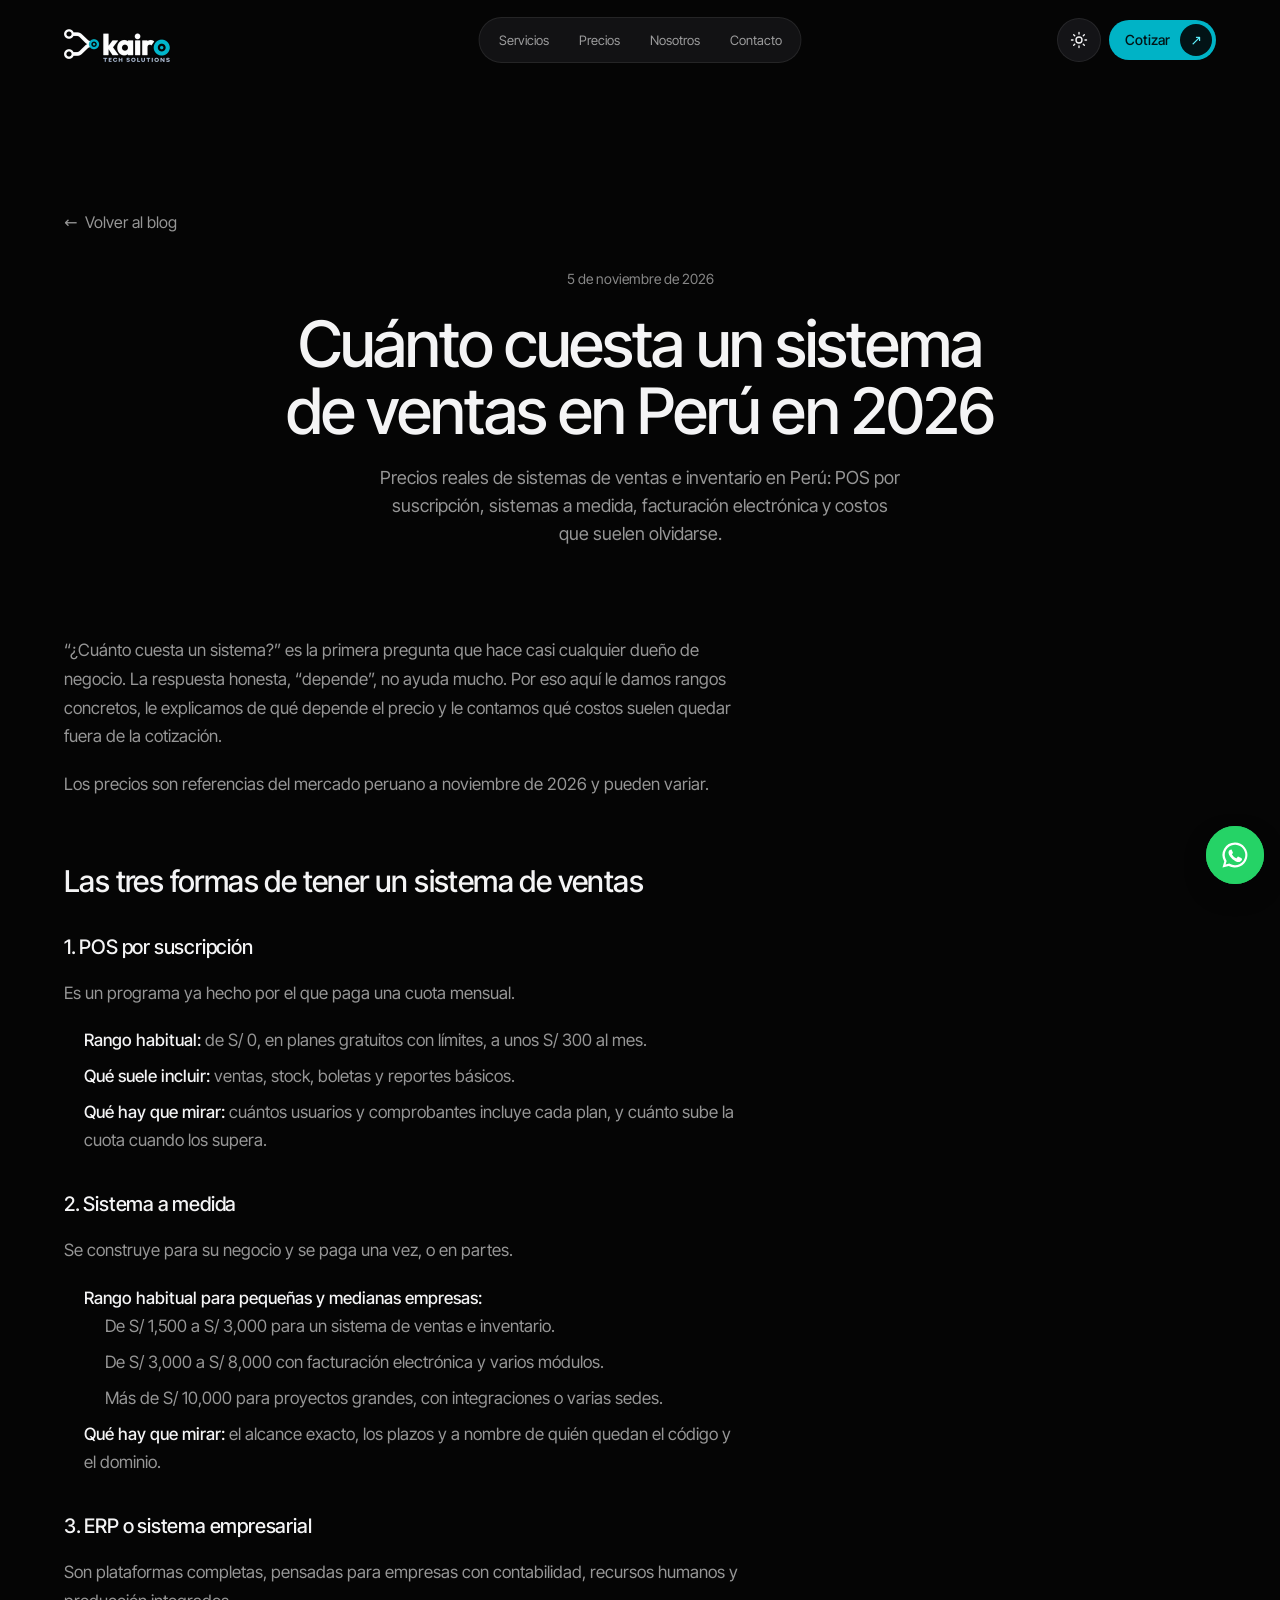
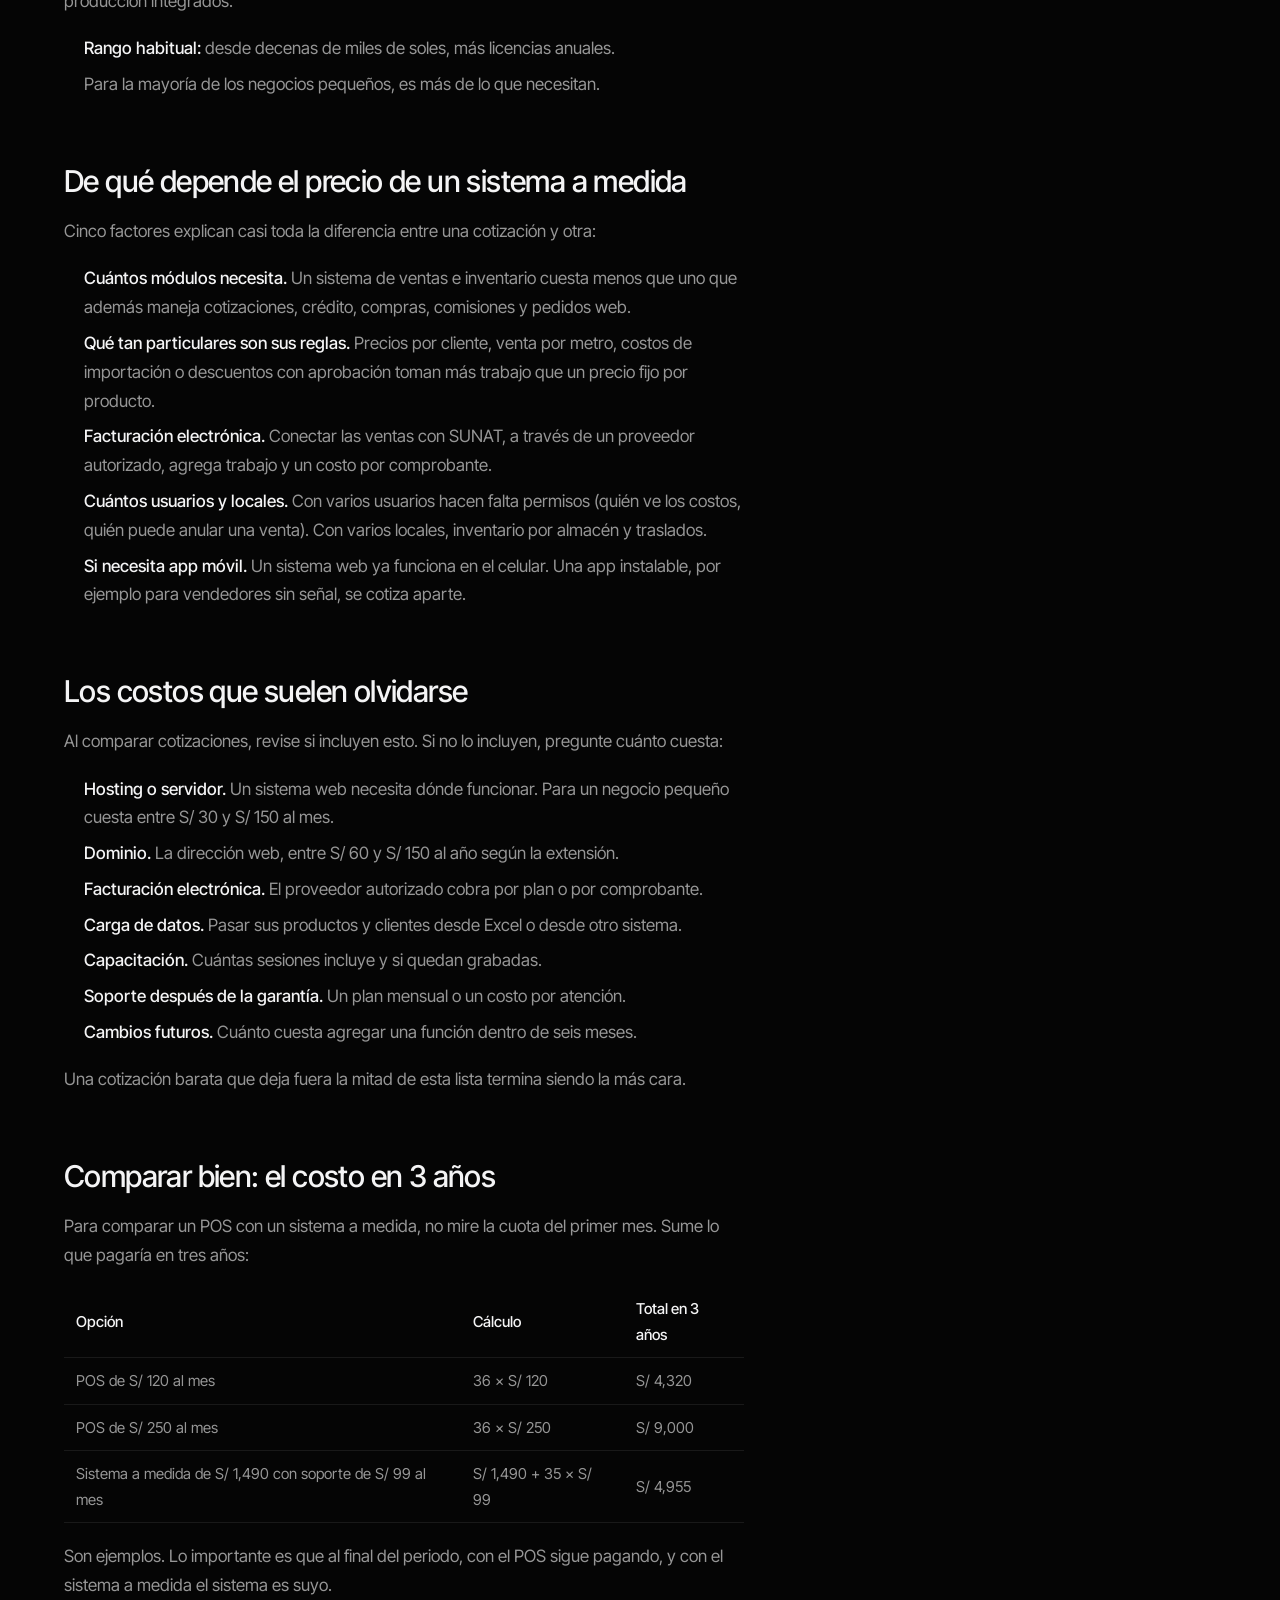
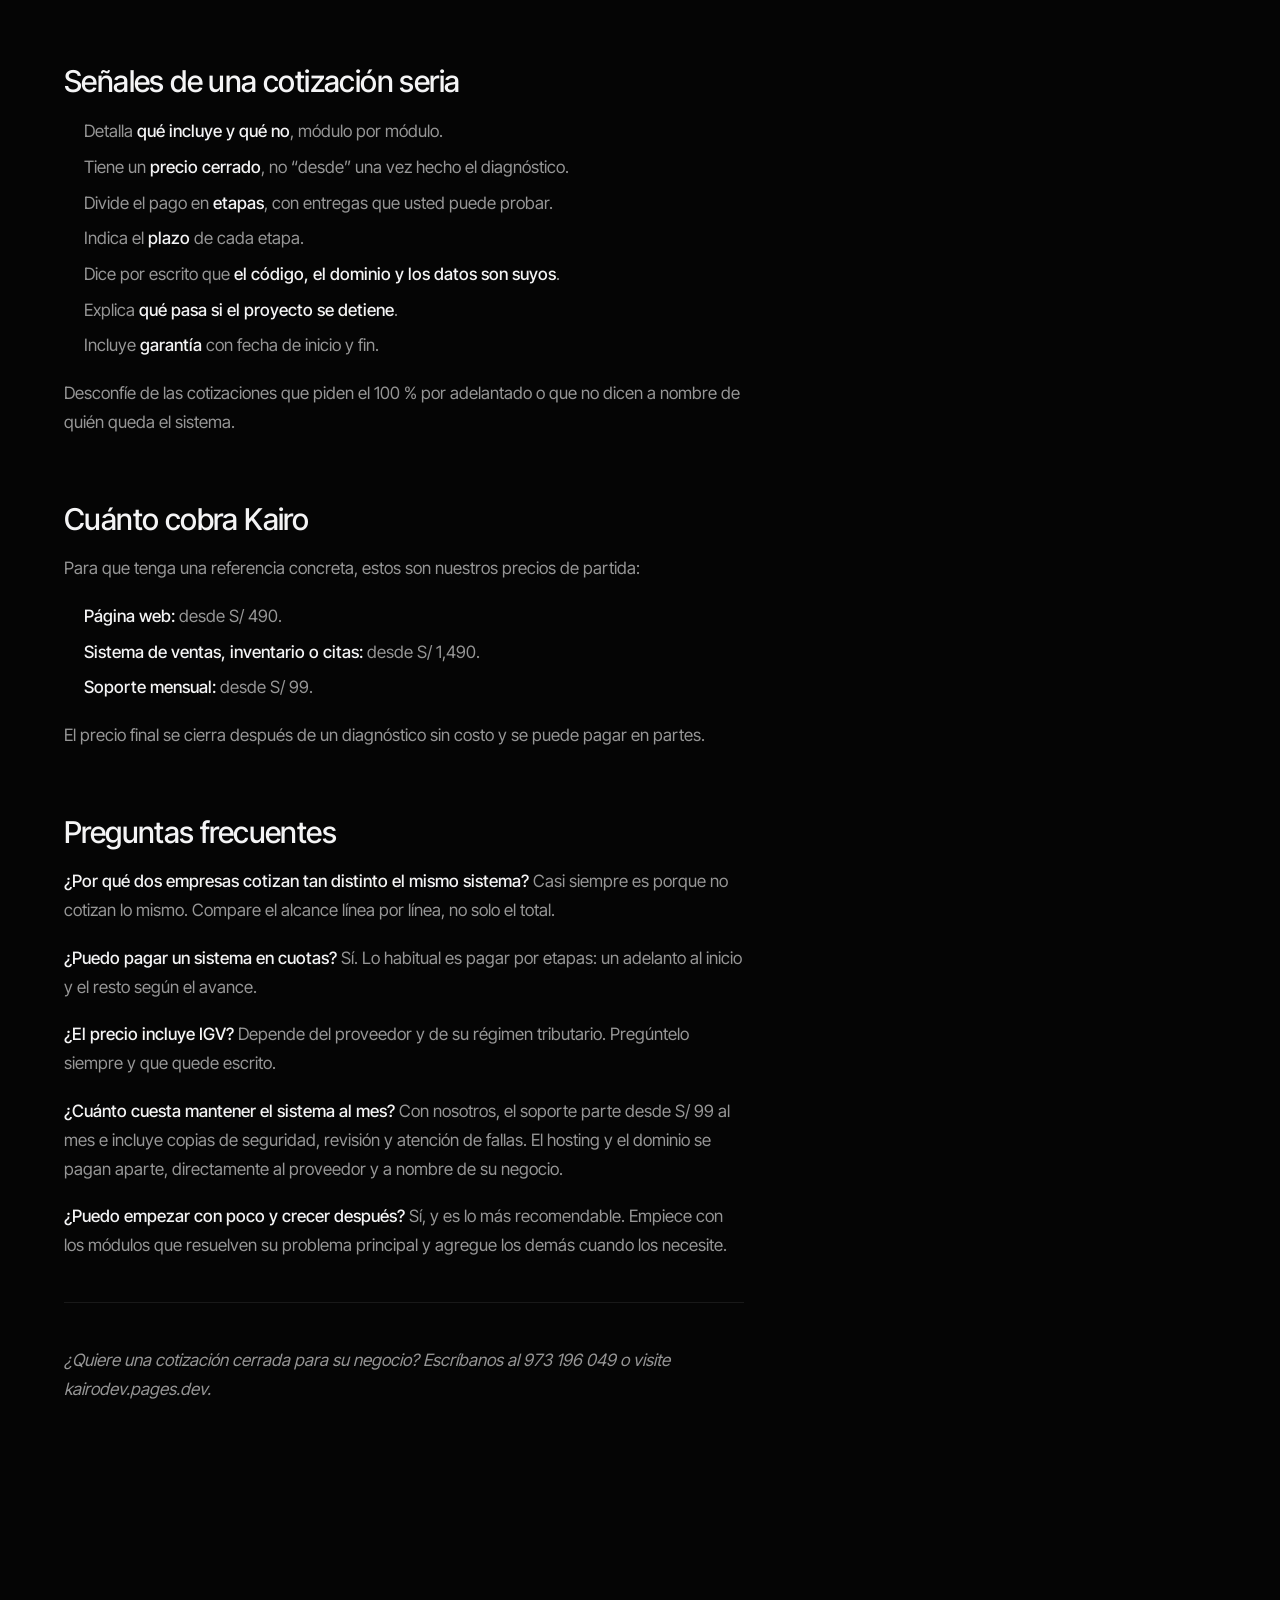
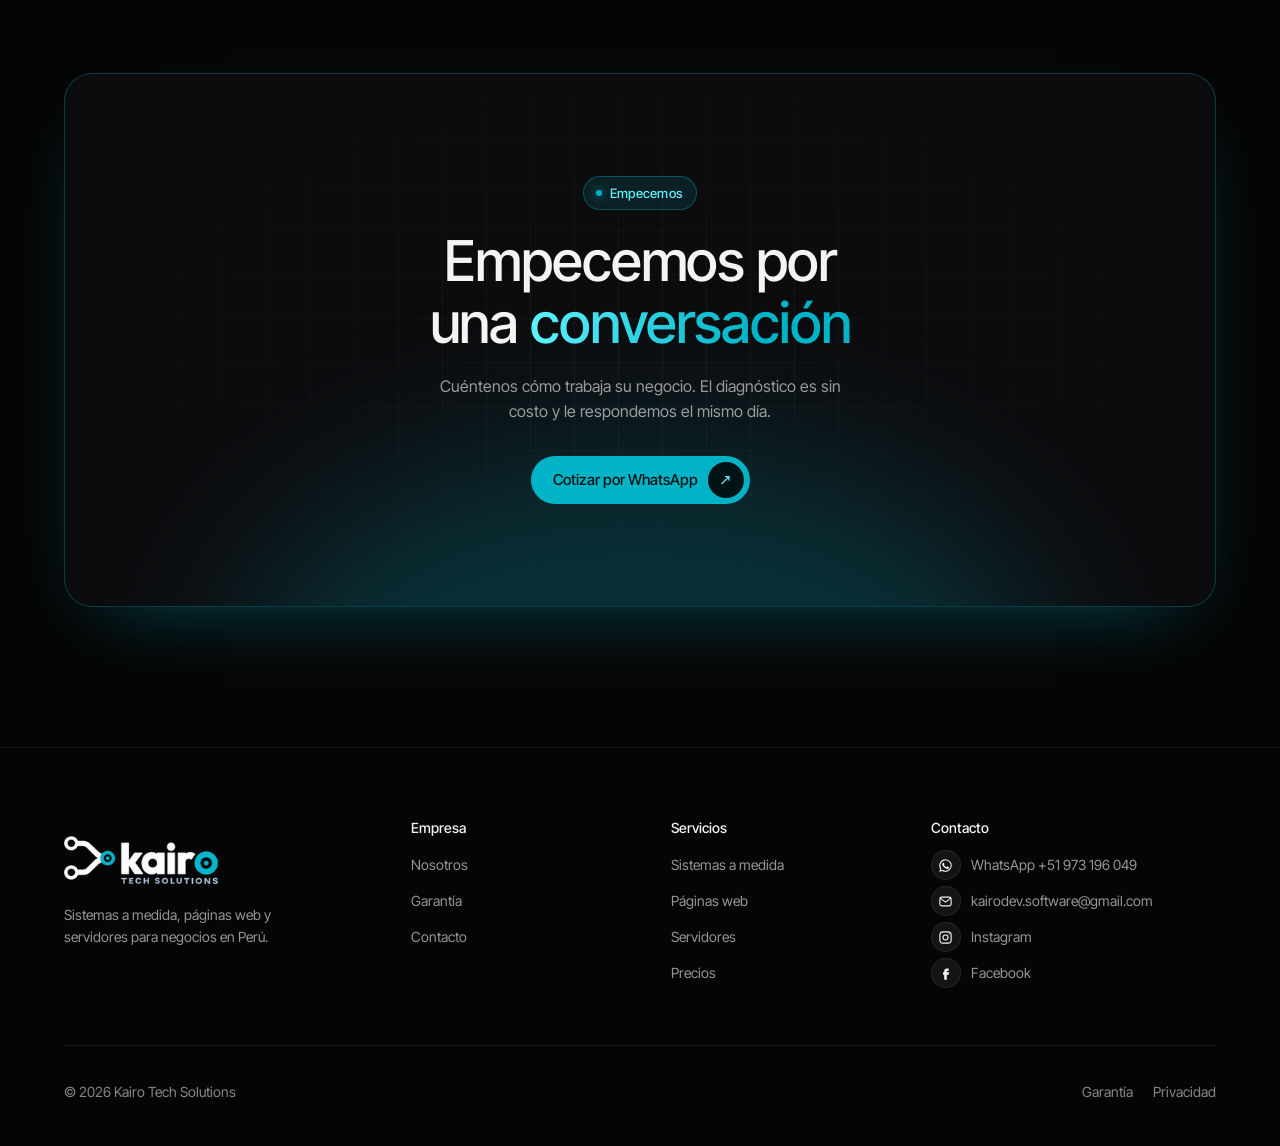
<file: blog/cuanto-cuesta-un-sistema-de-ventas-peru-2026/index.html>
<!DOCTYPE html><html lang="es" data-tema="oscuro"><head><meta charset="utf-8"><script>
      // Antes de pintar: aplica el tema guardado para que no parpadee
      try { if (localStorage.getItem("tema") === "claro") document.documentElement.dataset.tema = "claro"; } catch (e) {}
    </script><meta name="viewport" content="width=device-width, initial-scale=1"><title>Cuánto cuesta un sistema de ventas en Perú en 2026 · Kairo Tech Solutions</title><link rel="preload" href="/_astro/inter-tight-latin-wght-normal.DX-nOvPD.woff2" as="font" type="font/woff2" crossorigin><link rel="preconnect" href="https://wa.me"><meta name="description" content="Precios reales de sistemas de ventas e inventario en Perú: POS por suscripción, sistemas a medida, facturación electrónica y costos que suelen olvidarse."><link rel="canonical" href="https://kairodev.pages.dev/blog/cuanto-cuesta-un-sistema-de-ventas-peru-2026/"><meta property="og:title" content="Cuánto cuesta un sistema de ventas en Perú en 2026 · Kairo Tech Solutions"><meta property="og:description" content="Precios reales de sistemas de ventas e inventario en Perú: POS por suscripción, sistemas a medida, facturación electrónica y costos que suelen olvidarse."><meta property="og:image" content="https://kairodev.pages.dev/marca/logo-horizontal.png"><meta property="og:type" content="website"><meta property="og:locale" content="es_PE"><link rel="icon" href="/favicon.png"><link rel="apple-touch-icon" href="/apple-touch-icon.png"><meta name="theme-color" content="#050505"><script type="application/ld+json">{"@context":"https://schema.org","@type":"ProfessionalService","name":"Kairo Tech Solutions","url":"https://kairodev.pages.dev","description":"Sistemas a medida, páginas web y servidores para negocios en Perú. Trato directo con quien programa y garantía de 60 días.","logo":"https://kairodev.pages.dev/marca/logo-horizontal.png","image":"https://kairodev.pages.dev/marca/logo-horizontal.png","telephone":"+51973196049","email":"kairodev.software@gmail.com","areaServed":{"@type":"Country","name":"Perú"},"priceRange":"S/ 490 - S/ 1,490","sameAs":["https://www.instagram.com/kairo.techsolutions/","https://www.facebook.com/kairotechsolutions.pe"],"hasOfferCatalog":{"@type":"OfferCatalog","name":"Servicios","itemListElement":[{"@type":"Offer","name":"Página web de una página","price":"490","priceCurrency":"PEN"},{"@type":"Offer","name":"Web profesional","price":"890","priceCurrency":"PEN"},{"@type":"Offer","name":"Sistema de ventas, inventario o citas","price":"1490","priceCurrency":"PEN"},{"@type":"Offer","name":"Soporte mensual","price":"99","priceCurrency":"PEN"}]}}</script><style>/*! tailwindcss v4.3.5 | MIT License | https://tailwindcss.com */
@layer properties{@supports (((-webkit-hyphens:none)) and (not (margin-trim:block))) or ((-moz-orient:inline) and (not (color:rgb(from red r g b)))){*,:before,:after,::backdrop{--tw-rotate-x:initial;--tw-rotate-y:initial;--tw-rotate-z:initial;--tw-skew-x:initial;--tw-skew-y:initial;--tw-border-style:solid;--tw-shadow:0 0 #0000;--tw-shadow-color:initial;--tw-shadow-alpha:100%;--tw-inset-shadow:0 0 #0000;--tw-inset-shadow-color:initial;--tw-inset-shadow-alpha:100%;--tw-ring-color:initial;--tw-ring-shadow:0 0 #0000;--tw-inset-ring-color:initial;--tw-inset-ring-shadow:0 0 #0000;--tw-ring-inset:initial;--tw-ring-offset-width:0px;--tw-ring-offset-color:#fff;--tw-ring-offset-shadow:0 0 #0000;--tw-outline-style:solid;--tw-blur:initial;--tw-brightness:initial;--tw-contrast:initial;--tw-grayscale:initial;--tw-hue-rotate:initial;--tw-invert:initial;--tw-opacity:initial;--tw-saturate:initial;--tw-sepia:initial;--tw-drop-shadow:initial;--tw-drop-shadow-color:initial;--tw-drop-shadow-alpha:100%;--tw-drop-shadow-size:initial;--tw-backdrop-blur:initial;--tw-backdrop-brightness:initial;--tw-backdrop-contrast:initial;--tw-backdrop-grayscale:initial;--tw-backdrop-hue-rotate:initial;--tw-backdrop-invert:initial;--tw-backdrop-opacity:initial;--tw-backdrop-saturate:initial;--tw-backdrop-sepia:initial;--tw-ease:initial}}}@layer theme{:root,:host{--font-sans:-apple-system, BlinkMacSystemFont, "Segoe UI", Roboto, "Helvetica Neue", "Noto Sans", Arial, sans-serif, "Apple Color Emoji", "Segoe UI Emoji", "Segoe UI Symbol", "Noto Color Emoji";--font-mono:ui-monospace, SFMono-Regular, Menlo, Monaco, Consolas, "Liberation Mono", "Courier New", monospace;--ease-in:cubic-bezier(.4, 0, 1, 1);--ease-out:cubic-bezier(0, 0, .2, 1);--ease-in-out:cubic-bezier(.4, 0, .2, 1);--default-transition-duration:.15s;--default-transition-timing-function:cubic-bezier(.4, 0, .2, 1);--default-font-family:var(--font-sans);--default-mono-font-family:var(--font-mono)}}@layer base{*,:after,:before,::backdrop{box-sizing:border-box;border:0 solid;margin:0;padding:0}::file-selector-button{box-sizing:border-box;border:0 solid;margin:0;padding:0}html,:host{-webkit-text-size-adjust:100%;tab-size:4;line-height:1.5;font-family:var(--default-font-family,-apple-system, BlinkMacSystemFont, "Segoe UI", Roboto, "Helvetica Neue", "Noto Sans", Arial, sans-serif, "Apple Color Emoji", "Segoe UI Emoji", "Segoe UI Symbol", "Noto Color Emoji");font-feature-settings:var(--default-font-feature-settings,normal);font-variation-settings:var(--default-font-variation-settings,normal);-webkit-tap-highlight-color:transparent}hr{height:0;color:inherit;border-top-width:1px}abbr:where([title]){text-decoration:underline dotted}h1,h2,h3,h4,h5,h6{font-size:inherit;font-weight:inherit}a{color:inherit;-webkit-text-decoration:inherit;-webkit-text-decoration:inherit;-webkit-text-decoration:inherit;text-decoration:inherit}b,strong{font-weight:bolder}code,kbd,samp,pre{font-family:var(--default-mono-font-family,ui-monospace, SFMono-Regular, Menlo, Monaco, Consolas, "Liberation Mono", "Courier New", monospace);font-feature-settings:var(--default-mono-font-feature-settings,normal);font-variation-settings:var(--default-mono-font-variation-settings,normal);font-size:1em}small{font-size:80%}sub,sup{vertical-align:baseline;font-size:75%;line-height:0;position:relative}sub{bottom:-.25em}sup{top:-.5em}table{text-indent:0;border-color:inherit;border-collapse:collapse}:-moz-focusring:where(:not(iframe)){outline:auto}progress{vertical-align:baseline}summary{display:list-item}ol,ul,menu{list-style:none}img,svg,video,canvas,audio,iframe,embed,object{vertical-align:middle;display:block}img,video{max-width:100%;height:auto}button,input,select,optgroup,textarea{font:inherit;font-feature-settings:inherit;font-variation-settings:inherit;letter-spacing:inherit;color:inherit;opacity:1;background-color:#0000;border-radius:0}::file-selector-button{font:inherit;font-feature-settings:inherit;font-variation-settings:inherit;letter-spacing:inherit;color:inherit;opacity:1;background-color:#0000;border-radius:0}:where(select:is([multiple],[size])) optgroup{font-weight:bolder}:where(select:is([multiple],[size])) optgroup option{padding-inline-start:20px}::file-selector-button{margin-inline-end:4px}::placeholder{opacity:1}@supports (not ((-webkit-appearance:-apple-pay-button))) or (contain-intrinsic-size:1px){::placeholder{color:currentColor}@supports (color:color-mix(in lab, red, red)){::placeholder{color:color-mix(in oklab, currentcolor 50%, transparent)}}}textarea{resize:vertical}::-webkit-search-decoration{-webkit-appearance:none}::-webkit-date-and-time-value{min-height:1lh;text-align:inherit}::-webkit-datetime-edit{display:inline-flex}::-webkit-datetime-edit-fields-wrapper{padding:0}::-webkit-datetime-edit{padding-block:0}::-webkit-datetime-edit-year-field{padding-block:0}::-webkit-datetime-edit-month-field{padding-block:0}::-webkit-datetime-edit-day-field{padding-block:0}::-webkit-datetime-edit-hour-field{padding-block:0}::-webkit-datetime-edit-minute-field{padding-block:0}::-webkit-datetime-edit-second-field{padding-block:0}::-webkit-datetime-edit-millisecond-field{padding-block:0}::-webkit-datetime-edit-meridiem-field{padding-block:0}::-webkit-calendar-picker-indicator{line-height:1}:-moz-ui-invalid{box-shadow:none}button,input:where([type=button],[type=reset],[type=submit]){appearance:button}::file-selector-button{appearance:button}::-webkit-inner-spin-button{height:auto}::-webkit-outer-spin-button{height:auto}[hidden]:where(:not([hidden=until-found])){display:none!important}}@layer components;@layer utilities{.visible{visibility:visible}.flex{display:flex}.hidden{display:none}.transform{transform:var(--tw-rotate-x, ) var(--tw-rotate-y, ) var(--tw-rotate-z, ) var(--tw-skew-x, ) var(--tw-skew-y, )}.resize{resize:both}.flex-wrap{flex-wrap:wrap}.border{border-style:var(--tw-border-style);border-width:1px}.text-wrap{text-wrap:wrap}.ring{--tw-ring-shadow:var(--tw-ring-inset, ) 0 0 0 calc(1px + var(--tw-ring-offset-width)) var(--tw-ring-color,currentcolor);box-shadow:var(--tw-inset-shadow), var(--tw-inset-ring-shadow), var(--tw-ring-offset-shadow), var(--tw-ring-shadow), var(--tw-shadow)}.outline{outline-style:var(--tw-outline-style);outline-width:1px}.filter{filter:var(--tw-blur, ) var(--tw-brightness, ) var(--tw-contrast, ) var(--tw-grayscale, ) var(--tw-hue-rotate, ) var(--tw-invert, ) var(--tw-saturate, ) var(--tw-sepia, ) var(--tw-drop-shadow, )}.backdrop-filter{backdrop-filter:var(--tw-backdrop-blur, ) var(--tw-backdrop-brightness, ) var(--tw-backdrop-contrast, ) var(--tw-backdrop-grayscale, ) var(--tw-backdrop-hue-rotate, ) var(--tw-backdrop-invert, ) var(--tw-backdrop-opacity, ) var(--tw-backdrop-saturate, ) var(--tw-backdrop-sepia, )}.transition{transition-property:color,background-color,border-color,outline-color,text-decoration-color,fill,stroke,--tw-gradient-from,--tw-gradient-via,--tw-gradient-to,opacity,box-shadow,transform,translate,scale,rotate,filter,-webkit-backdrop-filter,backdrop-filter,display,content-visibility,overlay,pointer-events;transition-timing-function:var(--tw-ease,var(--default-transition-timing-function));transition-duration:var(--tw-duration,var(--default-transition-duration))}.ease-in{--tw-ease:var(--ease-in);transition-timing-function:var(--ease-in)}.ease-in-out{--tw-ease:var(--ease-in-out);transition-timing-function:var(--ease-in-out)}.ease-out{--tw-ease:var(--ease-out);transition-timing-function:var(--ease-out)}}@font-face{font-family:Inter Tight Variable;font-style:normal;font-display:swap;font-weight:100 900;src:url(/_astro/inter-tight-cyrillic-ext-wght-normal.okcGN4Nq.woff2)format("woff2-variations");unicode-range:U+460-52F,U+1C80-1C8A,U+20B4,U+2DE0-2DFF,U+A640-A69F,U+FE2E-FE2F}@font-face{font-family:Inter Tight Variable;font-style:normal;font-display:swap;font-weight:100 900;src:url(/_astro/inter-tight-cyrillic-wght-normal.BS41q_Tv.woff2)format("woff2-variations");unicode-range:U+301,U+400-45F,U+490-491,U+4B0-4B1,U+2116}@font-face{font-family:Inter Tight Variable;font-style:normal;font-display:swap;font-weight:100 900;src:url(/_astro/inter-tight-greek-ext-wght-normal.DQgQPNk4.woff2)format("woff2-variations");unicode-range:U+1F??}@font-face{font-family:Inter Tight Variable;font-style:normal;font-display:swap;font-weight:100 900;src:url(/_astro/inter-tight-greek-wght-normal.sS1B39LI.woff2)format("woff2-variations");unicode-range:U+370-377,U+37A-37F,U+384-38A,U+38C,U+38E-3A1,U+3A3-3FF}@font-face{font-family:Inter Tight Variable;font-style:normal;font-display:swap;font-weight:100 900;src:url(/_astro/inter-tight-vietnamese-wght-normal.TKKdAiBA.woff2)format("woff2-variations");unicode-range:U+102-103,U+110-111,U+128-129,U+168-169,U+1A0-1A1,U+1AF-1B0,U+300-301,U+303-304,U+308-309,U+323,U+329,U+1EA0-1EF9,U+20AB}@font-face{font-family:Inter Tight Variable;font-style:normal;font-display:swap;font-weight:100 900;src:url(/_astro/inter-tight-latin-ext-wght-normal.B4u9PlvR.woff2)format("woff2-variations");unicode-range:U+100-2BA,U+2BD-2C5,U+2C7-2CC,U+2CE-2D7,U+2DD-2FF,U+304,U+308,U+329,U+1D00-1DBF,U+1E00-1E9F,U+1EF2-1EFF,U+2020,U+20A0-20AB,U+20AD-20C0,U+2113,U+2C60-2C7F,U+A720-A7FF}@font-face{font-family:Inter Tight Variable;font-style:normal;font-display:swap;font-weight:100 900;src:url(/_astro/inter-tight-latin-wght-normal.DX-nOvPD.woff2)format("woff2-variations");unicode-range:U+??,U+131,U+152-153,U+2BB-2BC,U+2C6,U+2DA,U+2DC,U+304,U+308,U+329,U+2000-206F,U+20AC,U+2122,U+2191,U+2193,U+2212,U+2215,U+FEFF,U+FFFD}:root{color-scheme:dark;--tinte:255 255 255;--fondo:#050505;--superficie:#0c0c0e;--superficie-2:#141417;--borde:rgb(var(--tinte) / 8%);--borde-fuerte:rgb(var(--tinte) / 14%);--texto:#f4f4f5;--texto-2:rgb(var(--tinte) / 58%);--texto-3:rgb(var(--tinte) / 52%);--acento:#00b3c6;--acento-claro:#5ef2ff;--sobre-acento:#021316;--acento-texto:#5ef2ff;--superficie-3:#1d1d22;--nav-fijo:#050505cc;--nav-pildora:#161618d9;--sombra-tarjeta:inset 0 1px 0 #ffffff0d;--banda:#0a0a0c;--resalta:linear-gradient(90deg, #5ef2ff, #00b3c6 70%);--acento-suave:#00b3c61f;--fuente:"Inter Tight Variable", "Inter Tight", system-ui, sans-serif;--radio-s:12px;--radio-m:20px;--radio-l:28px;--pildora:999px;--margen:clamp(16px, 5vw, 80px);--seccion:clamp(88px, 12vw, 160px);--ancho:1200px;--ease:cubic-bezier(.22, 1, .36, 1);--rapido:.16s;--medio:.28s;--lento:.6s}:root[data-tema=claro]{color-scheme:light;--tinte:0 0 0;--fondo:#f6f6f7;--superficie:#fff;--superficie-2:#ececee;--superficie-3:#e2e2e5;--borde:#00000017;--borde-fuerte:#00000029;--texto:#0b0b0c;--texto-2:#000000a8;--texto-3:#00000094;--acento-texto:#00707d;--nav-fijo:#f6f6f7d9;--nav-pildora:#ffffffd9;--sombra-tarjeta:0 1px 2px #0000000a, 0 8px 24px -12px #0000001a;--banda:#ebedf0;--resalta:linear-gradient(90deg, #00808f, #00a3b5 70%)}[data-tema=claro] .tarjeta{background:var(--superficie)}[data-tema=claro] .tarjeta--destacada{background:radial-gradient(120% 50% at 50% 0%, #00b3c61a, transparent 70%), var(--superficie)}[data-tema=claro] .btn--primario:hover{box-shadow:0 8px 24px -8px #00b3c699}.logo-claro{display:none!important}[data-tema=claro] .logo-claro{display:block!important}[data-tema=claro] .logo-oscuro{display:none!important}.cambiando-tema,.cambiando-tema *{transition:background-color var(--medio), color var(--medio), border-color var(--medio)!important}html{background:var(--fondo);color:var(--texto);-webkit-font-smoothing:antialiased;scroll-behavior:smooth;scroll-padding-top:80px}body{font-family:var(--fuente);margin:0;font-size:16px;line-height:1.55;overflow-x:hidden}a{color:inherit;text-decoration:none}img{max-width:100%;height:auto;display:block}h1,h2,h3{text-wrap:balance;margin:0;font-weight:500}h2{letter-spacing:-.02em;font-size:clamp(32px,3.2vw,48px);line-height:1.1}h3{letter-spacing:-.01em;font-size:20px;line-height:1.3}p{margin:0}:focus-visible{outline:2px solid var(--acento);outline-offset:3px;border-radius:6px}.sr-only{clip:rect(0 0 0 0);white-space:nowrap;width:1px;height:1px;position:absolute;overflow:hidden}.contenedor{width:100%;max-width:calc(var(--ancho) + 2 * var(--margen));padding-inline:var(--margen);margin-inline:auto}.seccion{padding-block:var(--seccion)}.btn{border-radius:var(--pildora);cursor:pointer;min-height:48px;transition:transform var(--rapido) var(--ease), background-color var(--rapido), box-shadow var(--medio);border:0;align-items:center;gap:10px;padding:6px 6px 6px 22px;font-family:inherit;font-size:15px;font-weight:500;display:inline-flex}.btn:active{transform:scale(.97)}.btn--primario{background:var(--acento);color:var(--sobre-acento)}.btn--primario:hover{background:var(--acento-claro);box-shadow:0 0 32px #00b3c659}.btn__flecha{border-radius:var(--pildora);background:var(--sobre-acento);width:36px;height:36px;color:var(--acento-claro);transition:transform var(--medio) var(--ease);place-items:center;display:grid}.btn--primario:hover .btn__flecha{transform:rotate(-45deg)}.btn--secundario{background:var(--superficie-2);color:var(--texto);border:1px solid var(--borde);padding:0 22px}.btn--secundario:hover{background:var(--superficie-3)}.btn--chico{min-height:40px;padding:4px 4px 4px 16px;font-size:14px}.btn--chico .btn__flecha{width:32px;height:32px}.nav{z-index:40;padding:18px var(--margen);transition:background-color var(--medio), border-color var(--medio), padding var(--medio) var(--ease);border-bottom:1px solid #0000;justify-content:space-between;align-items:center;gap:16px;display:flex;position:fixed;inset:0 0 auto}.nav--fijo{background:var(--nav-fijo);border-bottom-color:var(--borde);padding-block:10px}.nav__logo img{width:auto;height:44px}.nav__links{border:1px solid var(--borde);border-radius:var(--pildora);background:var(--nav-pildora);gap:2px;padding:5px;display:flex;position:absolute;left:50%;transform:translate(-50%)}.nav__links a{border-radius:var(--pildora);color:var(--texto-2);transition:color var(--rapido), background-color var(--rapido);padding:7px 14px;font-size:13px}.nav__links a:hover,.nav__links a[aria-current=page]{color:var(--texto);background:rgb(var(--tinte) / 6%)}.nav__boton-menu{border-radius:var(--pildora);border:1px solid var(--borde);background:var(--superficie-2);width:44px;height:44px;color:var(--texto);cursor:pointer;place-items:center;display:none}.nav__boton-menu svg{width:18px;height:18px}.nav__acciones{align-items:center;gap:8px;display:flex}.tema{border-radius:var(--pildora);border:1px solid var(--borde);background:var(--superficie-2);width:44px;height:44px;color:var(--texto);cursor:pointer;transition:background-color var(--rapido), transform var(--rapido) var(--ease);place-items:center;display:grid}.tema:hover{background:var(--superficie-3)}.tema:active{transform:scale(.94)}.tema svg{width:18px;height:18px}.tema .icono-luna,[data-tema=claro] .tema .icono-sol{display:none}[data-tema=claro] .tema .icono-luna{display:block}.menu-movil{z-index:50;padding:18px var(--margen) 32px;background:var(--fondo);opacity:0;visibility:hidden;transition:opacity var(--medio) var(--ease), transform var(--medio) var(--ease), visibility 0s linear var(--medio);flex-direction:column;display:flex;position:fixed;inset:0;transform:translateY(-8px)}.menu-movil[data-abierto]{opacity:1;visibility:visible;transition-delay:0s;transform:none}.menu-movil__cabecera{justify-content:space-between;align-items:center;display:flex}.menu-movil__cabecera img{width:auto;height:44px}.menu-movil nav{flex-direction:column;margin-top:40px;display:flex}.menu-movil nav a{letter-spacing:-.02em;border-bottom:1px solid var(--borde);padding:12px 0;font-size:28px;display:block}.menu-movil .btn{justify-content:space-between;margin-top:auto}@media (width<=900px){.nav__links,.nav .btn--chico{display:none}.nav__boton-menu{display:grid}}.hero{background:var(--fondo);isolation:isolate;min-height:100svh;position:relative;overflow:hidden}.hero [data-globo]{z-index:0;opacity:0;transition:opacity 1.6s .2s;position:absolute;inset:0;-webkit-mask-image:linear-gradient(#000 58%,#0009 76%,#0000 94%);mask-image:linear-gradient(#000 58%,#0009 76%,#0000 94%)}.globo-listo [data-globo]{opacity:1}.hero__contenido{z-index:2;grid-template-columns:1fr auto;align-items:end;gap:32px;padding:0 clamp(16px,7vw,120px) clamp(36px,8vh,80px);display:grid;position:absolute;inset:auto 0 0}.hero h1{letter-spacing:-.025em;margin-bottom:14px;font-size:clamp(40px,4.4vw,68px);line-height:1.08}.hero h1 .l{display:block}.hero .rota{display:inline-block}.hero__bajada{max-width:40ch;color:var(--texto-2);margin-bottom:26px;font-size:15px;line-height:1.5}.hero__acciones{flex-wrap:wrap;gap:10px;display:flex}.canales{color:var(--texto-2);align-items:center;gap:10px;font-size:13px;display:flex}.canales a{background:var(--superficie-2);border:1px solid var(--borde);width:44px;height:44px;color:var(--texto);transition:background-color var(--rapido), color var(--rapido);border-radius:50%;place-items:center;display:grid}.canales a:hover{background:var(--acento);color:var(--sobre-acento)}.canales svg{width:18px;height:18px}@media (width<=860px){.hero__contenido{grid-template-columns:1fr;gap:28px;padding-bottom:32px}.hero h1{font-size:clamp(36px,10vw,46px)}}.cierre__nosotros{font-size:14px;color:var(--texto-3)!important}.cierre__nosotros a{color:var(--acento);text-underline-offset:3px;text-decoration:underline}.wa-flotante{right:max(16px, env(safe-area-inset-right));bottom:max(16px, env(safe-area-inset-bottom));z-index:45;color:#fff;width:58px;height:58px;transition:transform var(--rapido), box-shadow var(--rapido);background:#25d366;border-radius:50%;place-items:center;display:grid;position:fixed;box-shadow:0 10px 30px -8px #00000073}.wa-flotante:hover{transform:translateY(-3px);box-shadow:0 14px 34px -8px #0000008c}.wa-flotante svg{width:30px;height:30px}.wa-flotante:after{content:"";border-radius:inherit;pointer-events:none;border:2px solid #25d366;animation:2.4s ease-out infinite wa-latido;position:absolute;inset:0}@keyframes wa-latido{0%{opacity:.7;transform:scale(1)}to{opacity:0;transform:scale(1.35)}}@media (prefers-reduced-motion:reduce){.wa-flotante:after{opacity:0;animation:none}}body:has(.menu-movil[data-abierto]) .wa-flotante{display:none}.aparece{opacity:0;filter:blur(8px);animation:aparece .9s var(--ease) forwards;transform:translateY(14px)}.aparece:nth-child(2){animation-delay:.12s}.d1{animation-delay:.3s}.d2{animation-delay:.42s}.d3{animation-delay:.54s}@keyframes aparece{to{opacity:1;filter:blur();transform:none}}.listo .aparece{opacity:1;filter:none;animation:none;transform:none}.listo [data-globo]{opacity:1;transition:none}.js-anim [data-revelar]{opacity:0;filter:blur(6px);transition:opacity var(--lento) var(--ease), filter var(--lento) var(--ease), transform var(--lento) var(--ease);transform:translateY(16px)}.js-anim [data-revelar].visto{opacity:1;filter:none;transform:none}.js-anim [data-revelar].fin{transition:none}.cabecera{gap:20px;margin-bottom:clamp(40px,6vw,72px);display:grid}.cabecera p{color:var(--texto-2);max-width:52ch}.cabecera--centrada{text-align:center;justify-items:center}.cabecera--centrada h2{max-width:18ch}.etiqueta{border-radius:var(--pildora);background:var(--acento-suave);color:var(--acento-texto);letter-spacing:.02em;border:1px solid #00b3c659;align-items:center;gap:8px;padding:6px 14px 6px 12px;font-size:13px;font-weight:500;display:inline-flex}.etiqueta:before{content:"";background:var(--acento);width:6px;height:6px;box-shadow:0 0 10px var(--acento);border-radius:50%}.cabecera--centrada .etiqueta{margin-bottom:-4px}.resalta{background:var(--resalta);color:#0000;-webkit-background-clip:text;background-clip:text}.cabecera--centrada p{margin-inline:auto}.seccion--banda{isolation:isolate;background:var(--banda);border-block:1px solid var(--borde);position:relative}.seccion--banda:before{content:"";z-index:-1;pointer-events:none;background-image:linear-gradient(rgb(var(--tinte) / 5%) 1px, transparent 1px), linear-gradient(90deg, rgb(var(--tinte) / 5%) 1px, transparent 1px);background-position:top;background-size:56px 56px;position:absolute;inset:0;-webkit-mask-image:radial-gradient(70% 60% at 50% 0,#000,#0000 75%);mask-image:radial-gradient(70% 60% at 50% 0,#000,#0000 75%)}.seccion--banda .ruta__nodo{box-shadow:0 0 0 8px var(--banda)}.seccion--banda .ruta li:hover .ruta__nodo{box-shadow:0 0 0 8px var(--banda), 0 0 32px #00b3c64d}.seccion--banda+.seccion--banda{border-top:0}.tarjeta{border-radius:var(--radio-m);background:linear-gradient(180deg, rgb(var(--tinte) / 4%), rgb(var(--tinte) / 1.5%));border:1px solid var(--borde);box-shadow:var(--sombra-tarjeta);transition:border-color var(--medio);transition:border-color var(--medio), transform var(--medio) var(--ease), box-shadow var(--medio);padding:28px;position:relative}@media (hover:hover){.tarjeta:hover{box-shadow:var(--sombra-tarjeta), 0 18px 40px -20px #00b3c659;border-color:#00b3c666;transform:translateY(-4px)}.grafico.tarjeta:hover,.panel.tarjeta:hover{transform:none}}.tarjeta p{color:var(--texto-2)}.tarjeta--destacada{background:radial-gradient(120% 50% at 50% 0%, #00b3c61f, transparent 70%), linear-gradient(180deg, rgb(var(--tinte) / 4%), rgb(var(--tinte) / 1.5%));border-color:#00b3c666}.tarjeta--destacada:hover{border-color:#00b3c699}.ejemplo{border-radius:var(--pildora);border:1px dashed var(--borde-fuerte);color:var(--texto-3);white-space:nowrap;align-items:center;padding:2px 8px;font-size:11px;line-height:1.6;display:inline-flex}.punto{background:var(--acento);width:6px;height:6px;box-shadow:0 0 10px var(--acento);border-radius:50%;flex:none}.frag{border:1px solid var(--borde);border-radius:var(--radio-s);background:var(--fondo);color:var(--texto-2);font-size:13px;overflow:hidden}.frag__barra{border-bottom:1px solid var(--borde);color:var(--texto);justify-content:space-between;align-items:center;gap:12px;padding:10px 14px;display:flex}.frag table{border-collapse:collapse;font-variant-numeric:tabular-nums;width:100%}.frag th{text-align:left;color:var(--texto-3);padding:8px 14px;font-weight:400}.frag td{border-top:1px solid var(--borde);padding:9px 14px}.frag td:not(:first-child),.frag th:not(:first-child){text-align:right}.frag td:first-child{color:var(--texto)}.frag td:not(:first-child){white-space:nowrap}@media (width<=480px){.frag th,.frag td{padding-inline:10px}}.cian{color:var(--acento-texto)}.pilar__icono{width:52px;height:52px;color:var(--acento-texto);background:linear-gradient(145deg,#00b3c638,#00b3c60f);border:1px solid #00b3c659;border-radius:14px;flex:none;place-items:center;display:grid;box-shadow:inset 0 1px #ffffff14,0 8px 24px -12px #00b3c699}.pilar__icono svg{width:24px;height:24px}.pilar ul,.servicio ul{color:var(--texto-2);gap:8px;margin:0;padding:0;font-size:14px;list-style:none;display:grid}.pilar li,.servicio li{align-items:center;gap:10px;display:flex}.pilar li svg,.servicio li svg{width:16px;height:16px;color:var(--acento-texto);flex:none}.pilares{grid-template-columns:repeat(3,1fr);gap:16px;display:grid}.pilar{align-content:start;gap:16px;padding:32px 28px;display:grid}.pilar h3{margin-top:6px}.pilar ul{border-top:1px solid var(--borde);padding-top:18px}@media (width<=960px){.pilares{grid-template-columns:1fr}}.servicios{grid-template-columns:repeat(2,1fr);gap:16px;display:grid}.servicio{align-content:start;gap:14px;padding:32px;display:grid}.servicio__cabeza{justify-content:space-between;align-items:start;margin-bottom:8px;display:flex}.servicio__num{letter-spacing:-.04em;color:#0000;-webkit-text-stroke:1px var(--borde-fuerte);font-size:44px;font-weight:500;line-height:1}.servicio h3{font-size:24px}.servicio ul{border-block:1px solid var(--borde);grid-template-columns:1fr 1fr;gap:10px 16px;margin:8px 0 6px;padding:18px 0}.servicio .enlace-flecha{justify-self:start}@media (width<=860px){.servicios{grid-template-columns:1fr}}@media (width<=420px){.servicio{padding:24px 20px}.servicio ul{grid-template-columns:1fr}}.lista{margin:8px 0 0;padding:0;list-style:none;display:grid}.lista li{border-top:1px solid var(--borde);align-items:baseline;gap:14px;padding:14px 0;display:flex}.lista li .punto{transform:translateY(-3px)}.app{border-radius:var(--radio-m);border:1px solid var(--borde-fuerte);background:var(--superficie);max-width:1040px;color:var(--texto-2);margin-inline:auto;font-size:13px;overflow:hidden;box-shadow:0 40px 100px -40px #00b3c659,0 20px 50px -30px #00000080}.app__barra{border-bottom:1px solid var(--borde);background:var(--superficie-2);align-items:center;gap:14px;padding:12px 16px;display:flex}.app__puntos{gap:6px;display:flex}.app__puntos i{border-radius:50%;width:10px;height:10px}.app__puntos i:first-child{background:#ff5f57}.app__puntos i:nth-child(2){background:#febc2e}.app__puntos i:last-child{background:#28c840}.app__url{border-radius:var(--pildora);background:var(--fondo);max-width:320px;color:var(--texto-3);text-align:center;flex:1;margin-inline:auto;padding:4px 12px;font-size:12px}.app__cuerpo{grid-template-columns:170px 1fr;min-height:380px;display:grid}.app__menu{border-right:1px solid var(--borde);align-content:start;gap:2px;padding:16px 10px;display:grid}.app__menu span{border-radius:8px;padding:8px 12px}.app__menu .activo{background:var(--acento-suave);color:var(--acento-texto)}.app__main{align-content:start;gap:16px;padding:20px;display:grid}.app__saludo{gap:2px;display:grid}.app__saludo b{color:var(--texto);font-size:18px;font-weight:500}.app__kpis{grid-template-columns:repeat(3,1fr);gap:12px;display:grid}.app__kpi{border-radius:var(--radio-s);border:1px solid var(--borde);background:var(--fondo);gap:4px;padding:14px;display:grid}.app__kpi b{letter-spacing:-.02em;color:var(--texto);font-variant-numeric:tabular-nums;white-space:nowrap;font-size:clamp(20px,2.2vw,26px);font-weight:500}.app__kpi small{color:var(--texto-3);font-size:12px}.app__kpi small.sube{color:#16a34a}.app__kpi small.alerta{color:var(--acento-texto)}.app__fila{grid-template-columns:1.4fr 1fr;gap:12px;display:grid}.app__grafico,.app__lista{border-radius:var(--radio-s);border:1px solid var(--borde);background:var(--fondo);padding:14px}.app__titulo{color:var(--texto);justify-content:space-between;gap:8px;margin-bottom:10px;display:flex}.app__grafico svg{width:100%;height:130px;display:block}.app__dias{color:var(--texto-3);justify-content:space-between;margin-top:6px;font-size:11px;display:flex}.app__mov{border-top:1px solid var(--borde);grid-template-columns:auto 1fr auto;align-items:center;gap:10px;padding:9px 0;display:grid}.app__hora{color:var(--texto-3);font-variant-numeric:tabular-nums}.app__det{color:var(--texto);display:grid}.app__det small{color:var(--texto-3);font-size:11px}.app__mov b{color:var(--texto);font-variant-numeric:tabular-nums;font-weight:500}.app__puntos-lista{grid-template-columns:repeat(3,1fr);gap:24px;max-width:1040px;margin:40px auto 0;display:grid}.app__puntos-lista>div{align-items:baseline;gap:14px;display:flex}.app__puntos-lista .punto{transform:translateY(-3px)}.app__puntos-lista b{color:var(--texto);margin-bottom:4px;font-weight:500;display:block}.app__puntos-lista p{color:var(--texto-2);font-size:15px}@media (width<=900px){.app__cuerpo{grid-template-columns:1fr}.app__menu{border-right:0;border-bottom:1px solid var(--borde);padding:10px;display:flex;overflow:hidden}.app__menu span{white-space:nowrap}.app__fila{grid-template-columns:1fr}.app__puntos-lista{grid-template-columns:1fr;gap:16px}}@media (width<=560px){.app__kpis{grid-template-columns:1fr 1fr}.app__kpi:first-child{grid-column:1/-1}.app__barra .ejemplo{display:none}.app__main{padding:14px}}.ruta{position:relative}.ruta ol{grid-template-columns:repeat(5,1fr);gap:24px;margin:0;padding:0;list-style:none;display:grid;position:relative}.ruta li{text-align:center;align-content:start;justify-items:center;gap:10px;display:grid}.ruta h3{margin-top:14px;font-size:18px}.ruta p{color:var(--texto-2);max-width:24ch;font-size:15px}.ruta__linea{background:linear-gradient(90deg, var(--acento), #00b3c659 60%, var(--borde-fuerte));transform-origin:0;height:2px;transition:transform 1.2s var(--ease) .2s;border-radius:2px;position:absolute;top:36px;left:10%;right:10%}.js-anim .ruta .ruta__linea{transform:scaleX(0)}.js-anim .ruta.visto .ruta__linea{transform:none}.js-anim .ruta.fin .ruta__linea{transition:none}.ruta__nodo{background:var(--superficie);border:1px solid var(--borde-fuerte);width:72px;height:72px;color:var(--texto);box-shadow:0 0 0 8px var(--fondo);transition:border-color var(--medio), box-shadow var(--medio), color var(--medio);border-radius:50%;place-items:center;display:grid;position:relative}.ruta__nodo svg{width:28px;height:28px}.ruta__num{background:var(--acento);width:24px;height:24px;color:var(--sobre-acento);font-variant-numeric:tabular-nums;border-radius:50%;place-items:center;font-size:12px;font-weight:600;display:grid;position:absolute;top:-2px;right:-2px}.ruta li:hover .ruta__nodo{border-color:var(--acento);color:var(--acento-texto);box-shadow:0 0 0 8px var(--fondo), 0 0 32px #00b3c64d}.ruta__recibe{border-radius:var(--pildora);background:var(--acento-suave);color:var(--acento-texto);white-space:nowrap;margin-top:4px;padding:4px 12px;font-size:12px}@media (width<=960px){.ruta ol{grid-template-columns:1fr;gap:28px}.ruta li{text-align:left;grid-template-columns:72px 1fr;justify-items:start;gap:6px 20px}.ruta__nodo{grid-row:span 3}.ruta h3{margin-top:6px}.ruta p{max-width:46ch}.ruta__linea{transform-origin:top;background:linear-gradient(180deg, var(--acento), #00b3c659 60%, var(--borde-fuerte));width:2px;height:auto;inset:36px auto 36px 35px}.js-anim .ruta .ruta__linea{transform:scaleY(0)}}.cifras{grid-template-columns:1fr 1fr;gap:16px;display:grid}.cifras .tarjeta{align-content:space-between;gap:10px;min-height:180px;display:grid}.cifra{letter-spacing:-.03em;font-variant-numeric:tabular-nums;white-space:nowrap;font-size:clamp(32px,3.4vw,52px);line-height:1}.cifras p{font-size:15px}@media (width<=480px){.cifras{grid-template-columns:1fr}.cifras .tarjeta{min-height:0}}.rubros{grid-template-columns:repeat(3,1fr);gap:16px;display:grid}.rubro{align-items:flex-start;gap:18px;padding:24px;display:flex}.rubro h3{margin-bottom:6px;font-size:18px}.rubro p{font-size:15px}.rubros__nota{color:var(--texto-2);flex-wrap:wrap;justify-content:center;align-items:center;gap:4px 14px;margin-top:36px;display:flex}@media (width<=960px){.rubros{grid-template-columns:1fr 1fr}}@media (width<=640px){.rubros{grid-template-columns:1fr}}.planes{grid-template-columns:repeat(3,1fr);align-items:stretch;gap:16px;display:grid}.plan{flex-direction:column;gap:20px;display:flex}.plan__cabeza{gap:4px;display:grid}.plan__cabeza h3{justify-content:space-between;align-items:center;gap:8px;font-size:18px;display:flex}.plan__insignia{border-radius:var(--pildora);background:var(--fondo);color:var(--acento-texto);letter-spacing:0;white-space:nowrap;border:1px solid #00b3c680;padding:3px 10px;font-size:12px;font-weight:400;position:absolute;top:-12px;left:28px}.plan__para{font-size:14px}.plan__precio{gap:2px;display:grid}.plan__precio small{color:var(--texto-3);font-size:13px}.plan__precio strong{letter-spacing:-.03em;font-variant-numeric:tabular-nums;font-size:40px;font-weight:500;line-height:1.05}.plan ul{border-top:1px solid var(--borde);color:var(--texto-2);flex:1;align-content:start;gap:10px;margin:0;padding:20px 0 0;font-size:14px;list-style:none;display:grid}.plan li{align-items:flex-start;gap:10px;display:flex}.plan li svg{width:16px;height:16px;color:var(--texto-3);flex:none;margin-top:3px}.plan--destacado li svg{color:var(--acento-texto)}.plan .btn{justify-content:center}.plan .btn--primario{justify-content:space-between}.planes__nota{text-align:center;color:var(--texto-3);margin-top:28px;font-size:14px}@media (width<=900px){.planes{grid-template-columns:1fr}}@media (width<=620px){.planes{grid-template-columns:1fr}}.quien{margin-bottom:0}.quien h2{max-width:20ch}.quien__texto{justify-items:center;gap:16px;display:grid}.quien__texto p{color:var(--texto-2);max-width:58ch;font-size:18px;line-height:1.6}.quien__texto .enlace-flecha{margin-top:4px}.enlace-flecha{min-height:44px;color:var(--texto);border-bottom:1px solid var(--borde-fuerte);transition:border-color var(--rapido), color var(--rapido);align-items:center;gap:8px;display:inline-flex}.enlace-flecha:hover{color:var(--acento-texto);border-color:var(--acento)}.preguntas{border-top:1px solid var(--borde);max-width:760px;margin-inline:auto}.preguntas details{border-bottom:1px solid var(--borde)}.preguntas summary{cursor:pointer;letter-spacing:-.01em;justify-content:space-between;align-items:center;gap:24px;min-height:64px;padding:18px 0;font-size:17px;list-style:none;display:flex}.preguntas summary::-webkit-details-marker{display:none}.preguntas summary svg{width:18px;height:18px;color:var(--texto-3);transition:transform var(--medio) var(--ease), color var(--rapido);flex:none}.preguntas summary:hover svg{color:var(--texto)}.preguntas details[open] summary svg{color:var(--acento-texto);transform:rotate(45deg)}.preguntas details p{color:var(--texto-2);max-width:62ch;padding:0 48px 24px 0}.cierre{text-align:center;padding-block:clamp(64px,9vw,120px) clamp(80px,11vw,140px);position:relative}.cierre__caja{isolation:isolate;border-radius:var(--radio-l);background:var(--superficie);border:1px solid #00b3c64d;justify-items:center;gap:20px;padding:clamp(56px,8vw,104px) clamp(20px,5vw,64px);display:grid;position:relative;overflow:hidden;box-shadow:0 30px 80px -40px #00b3c673}.cierre__caja:before{content:"";z-index:-1;background-image:linear-gradient(rgb(var(--tinte) / 5%) 1px, transparent 1px), linear-gradient(90deg, rgb(var(--tinte) / 5%) 1px, transparent 1px);background-position:50%;background-size:44px 44px;position:absolute;inset:0;-webkit-mask-image:radial-gradient(60% 70%,#000,#0000 80%);mask-image:radial-gradient(60% 70%,#000,#0000 80%)}.cierre__caja:after{content:"";z-index:-1;filter:blur(80px);background:#00b3c638;border-radius:50%;width:70%;height:90%;position:absolute;bottom:-60%;left:50%;transform:translate(-50%)}.cierre h2{max-width:16ch;font-size:clamp(36px,4.4vw,64px)}.cierre p{color:var(--texto-2);max-width:46ch;margin-bottom:12px}.pie{border-top:1px solid var(--borde);color:var(--texto-2);background:var(--fondo);padding-block:72px 32px;font-size:14px}[data-tema=claro] .pie{color-scheme:dark;--tinte:255 255 255;--fondo:#050505;--superficie-2:#141417;--borde:#ffffff14;--borde-fuerte:#ffffff24;--texto:#f4f4f5;--texto-2:#ffffff9e;--texto-3:#ffffff85;--acento-texto:#5ef2ff;border-top-color:#0000}[data-tema=claro] .pie .logo-oscuro{display:block!important}[data-tema=claro] .pie .logo-claro{display:none!important}.pie__grilla{grid-template-columns:1.4fr 1fr 1fr 1.3fr;gap:40px;display:grid}.pie__marca img{width:auto;height:64px;margin-bottom:20px}.pie__contactos a{gap:10px;min-height:40px}.pie__icono{border:1px solid var(--borde);background:var(--superficie-2);width:30px;height:30px;color:var(--texto);transition:background-color var(--rapido), color var(--rapido), border-color var(--rapido);border-radius:50%;flex:none;place-items:center;display:grid}.pie__icono svg{width:15px;height:15px}.pie__contactos a:hover .pie__icono{background:var(--acento);border-color:var(--acento);color:var(--sobre-acento)}.pie__marca p{max-width:32ch}.pie h2{letter-spacing:0;color:var(--texto);margin-bottom:14px;font-size:14px}.pie ul{gap:4px;margin:0;padding:0;list-style:none;display:grid}.pie ul a{min-height:32px;transition:color var(--rapido);align-items:center;display:inline-flex}.pie ul a:hover{color:var(--texto)}.pie__final{border-top:1px solid var(--borde);color:var(--texto-3);flex-wrap:wrap;justify-content:space-between;gap:12px;margin-top:56px;padding-top:24px;display:flex}.pie__final nav{gap:20px;display:flex}.pie__final nav a,.pie__final>span{align-items:center;min-height:44px;display:inline-flex}.pie__final a:hover{color:var(--texto)}@media (width<=860px){.pie__grilla{grid-template-columns:1fr 1fr}.pie__marca{grid-column:1/-1}}.pagina{padding-top:clamp(140px,16vw,200px);padding-bottom:var(--seccion)}.pagina__cabeza{text-align:center;justify-items:center;gap:20px;max-width:820px;margin:0 auto clamp(48px,7vw,88px);display:grid}.pagina__cabeza h1{letter-spacing:-.03em;font-size:clamp(40px,5vw,72px);line-height:1.05}.pagina__cabeza p{color:var(--texto-2);max-width:52ch;font-size:18px}.pagina__cabeza time,.pagina__cabeza .rotulo{color:var(--texto-3);font-size:14px}.pagina__bloque+.pagina__bloque{margin-top:clamp(64px,9vw,120px)}.grilla-2{grid-template-columns:repeat(2,1fr);gap:16px;display:grid}.grilla-3{grid-template-columns:repeat(3,1fr);gap:16px;display:grid}.grilla-2 .tarjeta,.grilla-3 .tarjeta{align-content:start;gap:10px;display:grid}@media (width<=860px){.grilla-2,.grilla-3{grid-template-columns:1fr}}.prosa{max-width:68ch;color:var(--texto-2);font-size:17px;line-height:1.7}.prosa>*+*{margin-top:1.1em}.prosa h2{color:var(--texto);margin-top:2.2em;font-size:clamp(24px,2.4vw,30px)}.prosa h3{color:var(--texto);margin-top:1.8em}.prosa strong{color:var(--texto);font-weight:500}.prosa a{color:var(--texto);text-decoration:underline;-webkit-text-decoration-color:var(--acento);-webkit-text-decoration-color:var(--acento);text-decoration-color:var(--acento);text-underline-offset:3px}.prosa a:hover{color:var(--acento-texto)}.prosa ul,.prosa ol{padding-left:1.2em}.prosa li+li{margin-top:.4em}.prosa li::marker{color:var(--texto-3)}.prosa blockquote{border-left:2px solid var(--acento);color:var(--texto);margin-inline:0;padding-left:20px}.prosa table{border-collapse:collapse;width:100%;font-size:15px;display:block;overflow-x:auto}.prosa th,.prosa td{border-bottom:1px solid var(--borde);text-align:left;padding:10px 12px}.prosa th{color:var(--texto);font-weight:500}.prosa hr{border:0;border-top:1px solid var(--borde);margin-block:2.5em}.prosa code{background:var(--superficie-2);color:var(--texto);border-radius:6px;padding:2px 6px;font-size:.9em}.canal{align-content:start;gap:14px;display:grid}.canal__icono{background:var(--superficie-2);border:1px solid var(--borde);width:44px;height:44px;color:var(--texto);border-radius:50%;place-items:center;display:grid}.canal__icono svg{width:18px;height:18px}.canal--principal .canal__icono{background:var(--acento);color:var(--sobre-acento);border-color:#0000}.canal a.dato{color:var(--texto);word-break:break-word;font-size:18px}.canal a.dato:hover{color:var(--acento-texto)}.contacto{grid-template-columns:1.2fr 1fr 1fr;gap:16px;display:grid}@media (width<=960px){.contacto{grid-template-columns:1fr}}.articulos{border-top:1px solid var(--borde);max-width:860px;margin:0;padding:0;list-style:none}.articulos li{border-bottom:1px solid var(--borde)}.articulos a{transition:color var(--rapido);grid-template-columns:150px 1fr;gap:8px 32px;padding:28px 0;display:grid}.articulos a:hover h2{color:var(--acento-texto)}.articulos time{color:var(--texto-3);padding-top:4px;font-size:14px}.articulos h2{letter-spacing:-.01em;transition:color var(--rapido);font-size:22px;line-height:1.3}.articulos p{color:var(--texto-2);grid-column:2}.articulos .ejemplo{vertical-align:middle;margin-left:10px}@media (width<=640px){.articulos a{grid-template-columns:1fr}.articulos p{grid-column:auto}}.vacio{color:var(--texto-2)}.volver{min-height:44px;color:var(--texto-2);transition:color var(--rapido);align-items:center;gap:8px;display:inline-flex}.volver:hover{color:var(--texto)}@media (prefers-reduced-motion:reduce){html{scroll-behavior:auto}.aparece{opacity:1;filter:none;animation:none;transform:none}.js-anim [data-revelar]{filter:none;transform:none}*,:before,:after{transition-duration:0s!important}}.pagina-hero{isolation:isolate;background:var(--banda);border-bottom:1px solid var(--borde);padding:clamp(140px,16vw,200px) 0 clamp(72px,9vw,120px);position:relative;overflow:hidden}.pagina-hero:before{content:"";z-index:-2;background-image:linear-gradient(rgb(var(--tinte) / 5%) 1px, transparent 1px), linear-gradient(90deg, rgb(var(--tinte) / 5%) 1px, transparent 1px);background-size:56px 56px;position:absolute;inset:0;-webkit-mask-image:radial-gradient(70% 70% at 50% 40%,#000 30%,#0000 75%);mask-image:radial-gradient(70% 70% at 50% 40%,#000 30%,#0000 75%)}.pagina-hero:after{content:"";z-index:-1;aspect-ratio:1.6;filter:blur(20px);pointer-events:none;background:radial-gradient(closest-side,#00b3c638,#0000);width:min(900px,120vw);position:absolute;top:-20%;left:50%;translate:-50%}.pagina-hero__fondo{z-index:-1;pointer-events:none;position:absolute;inset:0;-webkit-mask-image:radial-gradient(60% 75%,#000 35%,#0000 80%);mask-image:radial-gradient(60% 75%,#000 35%,#0000 80%)}.anillo{aspect-ratio:1;border:1px solid rgb(var(--tinte) / 9%);border-radius:50%;animation:40s linear infinite gira;position:absolute;top:58%;left:50%;translate:-50% -50%}.anillo--1{width:380px}.anillo--2{border-style:dashed;border-color:rgb(var(--tinte) / 7%);width:620px;animation-duration:60s;animation-direction:reverse}.anillo--3{width:860px;animation-duration:90s}.anillo i{background:var(--acento-texto);border-radius:50%;width:8px;height:8px;margin-left:-4px;position:absolute;top:-4px;left:50%;box-shadow:0 0 12px 2px #00b3c6b3}.anillo i+i{top:auto;bottom:-4px}@keyframes gira{to{rotate:360deg}}@media (prefers-reduced-motion:reduce){.anillo{animation:none}}.pagina-hero__contenido{text-align:center;justify-items:center;gap:22px;display:grid}.pagina-hero h1{letter-spacing:-.035em;max-width:16ch;font-size:clamp(40px,5.4vw,76px);line-height:1.04}.pagina-hero__contenido>p{color:var(--texto-2);max-width:58ch;font-size:clamp(16px,1.4vw,19px)}.pagina-hero .rotulo{color:var(--texto-3)}.pagina-hero__acciones{flex-wrap:wrap;justify-content:center;gap:12px;margin-top:8px;display:flex}.pagina--tras-hero{padding-top:clamp(56px,8vw,96px)}@media (width<=640px){.anillo--1{width:260px}.anillo--2{width:420px}.anillo--3{width:600px}}.hoja{border-radius:var(--radio-m);border:1px solid var(--borde);background:var(--superficie);max-width:860px;box-shadow:var(--sombra-tarjeta);margin-inline:auto;padding:clamp(28px,5vw,56px)}.hoja .prosa{max-width:none}.pagina .grilla-3{margin-bottom:clamp(40px,6vw,64px)}.no-encontrada{border-bottom:0;place-content:center;min-height:100svh;display:grid}.no-encontrada__cifra{letter-spacing:-.06em;background:linear-gradient(180deg, var(--texto), rgb(var(--tinte) / 15%));color:#0000;-webkit-background-clip:text;background-clip:text;font-size:clamp(96px,16vw,200px);font-weight:500;line-height:.9}.manifiesto{isolation:isolate;text-align:center;position:relative;overflow:hidden}.manifiesto:before{content:"";aspect-ratio:2;z-index:-1;background:radial-gradient(closest-side,#00b3c624,#0000);width:min(760px,110vw);position:absolute;top:50%;left:50%;translate:-50% -50%}.manifiesto__texto{letter-spacing:-.03em;max-width:24ch;color:var(--texto);margin-inline:auto;font-size:clamp(28px,3.6vw,50px);line-height:1.18}.forma{grid-template-columns:repeat(3,1fr);gap:16px;display:grid}.forma__item{align-content:start;gap:12px;padding:28px;display:grid}.forma__item h3{font-size:20px}.forma__item p{font-size:15px}@media (width<=960px){.forma{grid-template-columns:1fr 1fr}}@media (width<=600px){.forma{grid-template-columns:1fr}}.contacto2{grid-template-columns:1.5fr 1fr;align-items:stretch;gap:16px;display:grid}.contacto2__wa{grid-template-columns:1fr 1fr;align-items:center;gap:28px;padding:clamp(24px,3.5vw,40px);display:grid}.contacto2__wa-texto{justify-items:start;gap:14px;display:grid}.contacto2__wa-texto p{color:var(--texto-2);font-size:15px}.contacto2__numero{letter-spacing:-.02em;color:var(--texto);font-variant-numeric:tabular-nums;font-size:clamp(26px,2.6vw,36px);font-weight:500}.contacto2__numero:hover{color:var(--acento-texto)}.contacto2__chat{border-radius:var(--radio-s);border:1px solid var(--borde);background:var(--fondo);align-content:start;gap:10px;padding:16px;font-size:13.5px;line-height:1.45;display:grid}.contacto2__chat-cabeza{border-bottom:1px solid var(--borde);align-items:center;gap:10px;padding-bottom:12px;display:flex}.contacto2__chat-cabeza div{display:grid}.contacto2__chat-cabeza b{color:var(--texto);font-size:14px;font-weight:500}.contacto2__chat-cabeza small{color:#16a34a;font-size:12px}.contacto2__avatar{background:var(--acento-texto);width:34px;height:34px;color:var(--fondo);border-radius:50%;place-items:center;font-weight:600;display:grid}.contacto2__msg{max-width:88%;color:var(--texto);border-radius:14px;padding:9px 12px}.contacto2__msg--cliente{background:#00b3c629;border-bottom-right-radius:4px;justify-self:end}.contacto2__msg--kairo{background:var(--superficie-2);border-bottom-left-radius:4px;justify-self:start}.contacto2__escribiendo{background:var(--superficie-2);border-radius:14px;justify-self:start;gap:4px;padding:10px 12px;display:inline-flex}.contacto2__escribiendo i{background:var(--texto-3);border-radius:50%;width:6px;height:6px;animation:1.2s ease-in-out infinite rebota}.contacto2__escribiendo i:nth-child(2){animation-delay:.15s}.contacto2__escribiendo i:nth-child(3){animation-delay:.3s}@keyframes rebota{0%,60%,to{opacity:.5;transform:translateY(0)}30%{opacity:1;transform:translateY(-4px)}}@media (prefers-reduced-motion:reduce){.contacto2__escribiendo i{animation:none}}.contacto2__nota{color:var(--texto-3);justify-self:center;font-size:11px}.contacto2__lado{gap:16px;display:grid}.contacto2__canal{align-items:flex-start;gap:18px;padding:24px;display:flex}.contacto2__canal>div{gap:6px;min-width:0;display:grid}.contacto2__canal .dato{color:var(--texto);overflow-wrap:anywhere;font-size:18px;font-weight:500}.contacto2__canal a.dato:hover{color:var(--acento-texto)}.contacto2__canal p{color:var(--texto-2);font-size:14px}.contacto2__redes{gap:10px;margin-top:4px;display:flex}.contacto2__redes a{border:1px solid var(--borde-fuerte);width:44px;height:44px;color:var(--texto-2);border-radius:50%;place-items:center;transition:color .2s,border-color .2s,background .2s;display:grid}.contacto2__redes a:hover{color:var(--acento-texto);background:var(--acento-suave);border-color:#00b3c680}.contacto2__redes svg{width:20px;height:20px}.sigue{grid-template-columns:repeat(3,1fr);gap:16px;margin:0;padding:0;list-style:none;display:grid}.sigue li{align-content:start;gap:12px;padding:28px;display:grid}.sigue__num{background:var(--acento-suave);width:44px;height:44px;color:var(--acento-texto);border:1px solid #00b3c673;border-radius:50%;place-items:center;font-weight:600;display:grid}.contar{gap:16px;max-width:760px;margin:24px auto 0;padding:clamp(24px,4vw,40px);display:grid}.contar ul{gap:12px;margin:0;padding:0;list-style:none;display:grid}.contar li{color:var(--texto-2);align-items:flex-start;gap:12px;display:flex}.contar li svg{width:20px;height:20px;color:var(--acento-texto);flex:none;margin-top:2px}.contar>p{color:var(--texto-3);font-size:14px}@media (width<=1000px){.contacto2{grid-template-columns:1fr}}@media (width<=720px){.contacto2__wa,.sigue{grid-template-columns:1fr}}.blog-grilla{grid-template-columns:repeat(2,1fr);gap:16px;display:grid}.blog-tarjeta{color:inherit;grid-template-rows:auto 1fr;padding:0;text-decoration:none;display:grid;overflow:hidden}.blog-tarjeta__portada{height:150px;color:var(--acento-texto);border-bottom:1px solid var(--borde);background:radial-gradient(circle at 50% 120%, #00b3c647, transparent 65%), linear-gradient(rgb(var(--tinte) / 5%) 1px, transparent 1px) 0 0 / 28px 28px, linear-gradient(90deg, rgb(var(--tinte) / 5%) 1px, transparent 1px) 0 0 / 28px 28px, var(--superficie-2);place-items:center;display:grid;position:relative}.blog-tarjeta__portada svg{filter:drop-shadow(0 0 14px #00b3c68c);width:52px;height:52px;transition:transform .4s cubic-bezier(.2,.7,.2,1)}.blog-tarjeta:hover .blog-tarjeta__portada svg{transform:scale(1.08)translateY(-2px)}.blog-tarjeta__cuerpo{align-content:start;gap:12px;padding:24px 28px 28px;display:grid}.blog-tarjeta__meta{color:var(--texto-3);flex-wrap:wrap;align-items:center;gap:8px 14px;font-size:13px;display:flex}.blog-tarjeta__tema{border-radius:var(--pildora);background:var(--acento-suave);color:var(--acento-texto);padding:3px 10px;font-weight:500}.blog-tarjeta h3{font-size:21px;line-height:1.25}.blog-tarjeta p{color:var(--texto-2);font-size:15px}.blog-tarjeta .enlace-flecha{justify-self:start;margin-top:4px}.blog-tarjeta__pronto{border-radius:var(--pildora);border:1px dashed var(--borde-fuerte);color:var(--texto-3);justify-self:start;margin-top:4px;padding:4px 12px;font-size:13px}.blog-sugerir{flex-wrap:wrap;justify-content:space-between;align-items:center;gap:20px;margin-top:24px;padding:clamp(24px,3.5vw,36px);display:flex}.blog-sugerir h3{margin-bottom:6px;font-size:20px}.blog-sugerir p{color:var(--texto-2);font-size:15px}@media (width<=760px){.blog-grilla{grid-template-columns:1fr}}@property --tw-rotate-x{syntax:"*";inherits:false}@property --tw-rotate-y{syntax:"*";inherits:false}@property --tw-rotate-z{syntax:"*";inherits:false}@property --tw-skew-x{syntax:"*";inherits:false}@property --tw-skew-y{syntax:"*";inherits:false}@property --tw-border-style{syntax:"*";inherits:false;initial-value:solid}@property --tw-shadow{syntax:"*";inherits:false;initial-value:0 0 #0000}@property --tw-shadow-color{syntax:"*";inherits:false}@property --tw-shadow-alpha{syntax:"<percentage>";inherits:false;initial-value:100%}@property --tw-inset-shadow{syntax:"*";inherits:false;initial-value:0 0 #0000}@property --tw-inset-shadow-color{syntax:"*";inherits:false}@property --tw-inset-shadow-alpha{syntax:"<percentage>";inherits:false;initial-value:100%}@property --tw-ring-color{syntax:"*";inherits:false}@property --tw-ring-shadow{syntax:"*";inherits:false;initial-value:0 0 #0000}@property --tw-inset-ring-color{syntax:"*";inherits:false}@property --tw-inset-ring-shadow{syntax:"*";inherits:false;initial-value:0 0 #0000}@property --tw-ring-inset{syntax:"*";inherits:false}@property --tw-ring-offset-width{syntax:"<length>";inherits:false;initial-value:0}@property --tw-ring-offset-color{syntax:"*";inherits:false;initial-value:#fff}@property --tw-ring-offset-shadow{syntax:"*";inherits:false;initial-value:0 0 #0000}@property --tw-outline-style{syntax:"*";inherits:false;initial-value:solid}@property --tw-blur{syntax:"*";inherits:false}@property --tw-brightness{syntax:"*";inherits:false}@property --tw-contrast{syntax:"*";inherits:false}@property --tw-grayscale{syntax:"*";inherits:false}@property --tw-hue-rotate{syntax:"*";inherits:false}@property --tw-invert{syntax:"*";inherits:false}@property --tw-opacity{syntax:"*";inherits:false}@property --tw-saturate{syntax:"*";inherits:false}@property --tw-sepia{syntax:"*";inherits:false}@property --tw-drop-shadow{syntax:"*";inherits:false}@property --tw-drop-shadow-color{syntax:"*";inherits:false}@property --tw-drop-shadow-alpha{syntax:"<percentage>";inherits:false;initial-value:100%}@property --tw-drop-shadow-size{syntax:"*";inherits:false}@property --tw-backdrop-blur{syntax:"*";inherits:false}@property --tw-backdrop-brightness{syntax:"*";inherits:false}@property --tw-backdrop-contrast{syntax:"*";inherits:false}@property --tw-backdrop-grayscale{syntax:"*";inherits:false}@property --tw-backdrop-hue-rotate{syntax:"*";inherits:false}@property --tw-backdrop-invert{syntax:"*";inherits:false}@property --tw-backdrop-opacity{syntax:"*";inherits:false}@property --tw-backdrop-saturate{syntax:"*";inherits:false}@property --tw-backdrop-sepia{syntax:"*";inherits:false}@property --tw-ease{syntax:"*";inherits:false}
</style></head><body><header class="nav" data-nav><a class="nav__logo" href="/" aria-label="Kairo Tech Solutions, inicio"><img class="logo-oscuro" src="/marca/logo-horizontal.webp" alt="Kairo Tech Solutions" width="123" height="44"><img class="logo-claro" src="/marca/logo-horizontal-claro.webp" alt="Kairo Tech Solutions" width="123" height="44"></a><nav class="nav__links" aria-label="Principal"><a href="/#servicios">Servicios</a><a href="/#precios">Precios</a><a href="/nosotros">Nosotros</a><a href="/contacto">Contacto</a></nav><div class="nav__acciones"><button class="tema" type="button" aria-label="Cambiar a modo claro" data-tema-boton><svg class="icono-sol" viewBox="0 0 24 24" fill="none" stroke="currentColor" stroke-width="1.8" stroke-linecap="round" aria-hidden="true"><circle cx="12" cy="12" r="4"></circle><path d="M12 2v2M12 20v2M4.9 4.9l1.4 1.4M17.7 17.7l1.4 1.4M2 12h2M20 12h2M4.9 19.1l1.4-1.4M17.7 6.3l1.4-1.4"></path></svg><svg class="icono-luna" viewBox="0 0 24 24" fill="none" stroke="currentColor" stroke-width="1.8" stroke-linecap="round" stroke-linejoin="round" aria-hidden="true"><path d="M20 14.5A8 8 0 0 1 9.5 4a8 8 0 1 0 10.5 10.5z"></path></svg></button><a class="btn btn--primario btn--chico" href="https://wa.me/51973196049?text=Hola%20Kairo%2C%20quiero%20cotizar%20un%20proyecto" target="_blank" rel="noopener">Cotizar <span class="btn__flecha" aria-hidden="true">↗</span></a><button class="nav__boton-menu" type="button" aria-label="Abrir menú" aria-expanded="false" aria-controls="menu-movil" data-abrir-menu><svg viewBox="0 0 24 24" fill="none" stroke="currentColor" stroke-width="1.8" stroke-linecap="round" aria-hidden="true"><path d="M4 7h16M4 12h16M4 17h16"></path></svg></button></div></header><div class="menu-movil" id="menu-movil" role="dialog" aria-modal="true" aria-label="Menú" data-menu><div class="menu-movil__cabecera"><img class="logo-oscuro" src="/marca/logo-horizontal.webp" alt="Kairo Tech Solutions" width="123" height="44"><img class="logo-claro" src="/marca/logo-horizontal-claro.webp" alt="Kairo Tech Solutions" width="123" height="44"><button class="nav__boton-menu" style="display:grid" type="button" aria-label="Cerrar menú" data-cerrar-menu><svg viewBox="0 0 24 24" fill="none" stroke="currentColor" stroke-width="1.8" stroke-linecap="round" aria-hidden="true"><path d="M6 6l12 12M18 6L6 18"></path></svg></button></div><nav aria-label="Menú del celular"><a href="/#servicios">Servicios</a><a href="/#precios">Precios</a><a href="/nosotros">Nosotros</a><a href="/contacto">Contacto</a></nav><a class="btn btn--primario" href="https://wa.me/51973196049?text=Hola%20Kairo%2C%20quiero%20cotizar%20un%20proyecto" target="_blank" rel="noopener">Cotizar por WhatsApp <span class="btn__flecha" aria-hidden="true">↗</span></a></div><script type="module">var e=document.querySelector(`[data-nav]`),t=document.querySelector(`[data-menu]`),n=document.querySelector(`[data-abrir-menu]`),r=document.querySelector(`[data-cerrar-menu]`),i=document.querySelector(`[data-tema-boton]`),a=document.documentElement,o=()=>{let e=a.dataset.tema===`claro`;i?.setAttribute(`aria-label`,e?`Cambiar a modo oscuro`:`Cambiar a modo claro`),document.querySelector(`meta[name="theme-color"]`)?.setAttribute(`content`,e?`#f6f6f7`:`#050505`)};i?.addEventListener(`click`,()=>{let e=a.dataset.tema===`claro`?`oscuro`:`claro`;a.classList.add(`cambiando-tema`),a.dataset.tema=e;try{localStorage.setItem(`tema`,e)}catch{}o(),setTimeout(()=>a.classList.remove(`cambiando-tema`),400)}),o();var s=()=>e?.classList.toggle(`nav--fijo`,scrollY>40);if(addEventListener(`scroll`,s,{passive:!0}),s(),t&&n&&r){let e=()=>Array.from(t.querySelectorAll(`a[href], button:not([disabled])`)),i=()=>{t.hasAttribute(`data-abierto`)&&(t.removeAttribute(`data-abierto`),n.setAttribute(`aria-expanded`,`false`),document.body.style.overflow=``,n.focus())};n.addEventListener(`click`,()=>{t.setAttribute(`data-abierto`,``),n.setAttribute(`aria-expanded`,`true`),document.body.style.overflow=`hidden`,r.focus()}),r.addEventListener(`click`,i),t.querySelectorAll(`a`).forEach(e=>e.addEventListener(`click`,i)),document.addEventListener(`keydown`,n=>{if(!t.hasAttribute(`data-abierto`))return;if(n.key===`Escape`)return i();if(n.key!==`Tab`)return;let r=e(),a=r[0],o=r[r.length-1];n.shiftKey&&document.activeElement===a?(n.preventDefault(),o.focus()):!n.shiftKey&&document.activeElement===o&&(n.preventDefault(),a.focus())})}</script><main><article class="contenedor pagina"><a class="volver" href="/blog"><span aria-hidden="true">←</span> Volver al blog</a><header class="pagina__cabeza" style="margin-top:24px"><time datetime="2026-11-05T00:00:00.000Z">5 de noviembre de 2026</time><h1>Cuánto cuesta un sistema de ventas en Perú en 2026</h1><p>Precios reales de sistemas de ventas e inventario en Perú: POS por suscripción, sistemas a medida, facturación electrónica y costos que suelen olvidarse.</p></header><div class="prosa"><p>“¿Cuánto cuesta un sistema?” es la primera pregunta que hace casi cualquier dueño de negocio. La respuesta honesta, “depende”, no ayuda mucho. Por eso aquí le damos rangos concretos, le explicamos de qué depende el precio y le contamos qué costos suelen quedar fuera de la cotización.</p>
<p>Los precios son referencias del mercado peruano a noviembre de 2026 y pueden variar.</p>
<h2 id="las-tres-formas-de-tener-un-sistema-de-ventas">Las tres formas de tener un sistema de ventas</h2>
<h3 id="1-pos-por-suscripción">1. POS por suscripción</h3>
<p>Es un programa ya hecho por el que paga una cuota mensual.</p>
<ul>
<li><strong>Rango habitual:</strong> de S/ 0, en planes gratuitos con límites, a unos S/ 300 al mes.</li>
<li><strong>Qué suele incluir:</strong> ventas, stock, boletas y reportes básicos.</li>
<li><strong>Qué hay que mirar:</strong> cuántos usuarios y comprobantes incluye cada plan, y cuánto sube la cuota cuando los supera.</li>
</ul>
<h3 id="2-sistema-a-medida">2. Sistema a medida</h3>
<p>Se construye para su negocio y se paga una vez, o en partes.</p>
<ul>
<li><strong>Rango habitual para pequeñas y medianas empresas:</strong>
<ul>
<li>De S/ 1,500 a S/ 3,000 para un sistema de ventas e inventario.</li>
<li>De S/ 3,000 a S/ 8,000 con facturación electrónica y varios módulos.</li>
<li>Más de S/ 10,000 para proyectos grandes, con integraciones o varias sedes.</li>
</ul>
</li>
<li><strong>Qué hay que mirar:</strong> el alcance exacto, los plazos y a nombre de quién quedan el código y el dominio.</li>
</ul>
<h3 id="3-erp-o-sistema-empresarial">3. ERP o sistema empresarial</h3>
<p>Son plataformas completas, pensadas para empresas con contabilidad, recursos humanos y producción integrados.</p>
<ul>
<li><strong>Rango habitual:</strong> desde decenas de miles de soles, más licencias anuales.</li>
<li>Para la mayoría de los negocios pequeños, es más de lo que necesitan.</li>
</ul>
<h2 id="de-qué-depende-el-precio-de-un-sistema-a-medida">De qué depende el precio de un sistema a medida</h2>
<p>Cinco factores explican casi toda la diferencia entre una cotización y otra:</p>
<ol>
<li><strong>Cuántos módulos necesita.</strong> Un sistema de ventas e inventario cuesta menos que uno que además maneja cotizaciones, crédito, compras, comisiones y pedidos web.</li>
<li><strong>Qué tan particulares son sus reglas.</strong> Precios por cliente, venta por metro, costos de importación o descuentos con aprobación toman más trabajo que un precio fijo por producto.</li>
<li><strong>Facturación electrónica.</strong> Conectar las ventas con SUNAT, a través de un proveedor autorizado, agrega trabajo y un costo por comprobante.</li>
<li><strong>Cuántos usuarios y locales.</strong> Con varios usuarios hacen falta permisos (quién ve los costos, quién puede anular una venta). Con varios locales, inventario por almacén y traslados.</li>
<li><strong>Si necesita app móvil.</strong> Un sistema web ya funciona en el celular. Una app instalable, por ejemplo para vendedores sin señal, se cotiza aparte.</li>
</ol>
<h2 id="los-costos-que-suelen-olvidarse">Los costos que suelen olvidarse</h2>
<p>Al comparar cotizaciones, revise si incluyen esto. Si no lo incluyen, pregunte cuánto cuesta:</p>
<ul>
<li><strong>Hosting o servidor.</strong> Un sistema web necesita dónde funcionar. Para un negocio pequeño cuesta entre S/ 30 y S/ 150 al mes.</li>
<li><strong>Dominio.</strong> La dirección web, entre S/ 60 y S/ 150 al año según la extensión.</li>
<li><strong>Facturación electrónica.</strong> El proveedor autorizado cobra por plan o por comprobante.</li>
<li><strong>Carga de datos.</strong> Pasar sus productos y clientes desde Excel o desde otro sistema.</li>
<li><strong>Capacitación.</strong> Cuántas sesiones incluye y si quedan grabadas.</li>
<li><strong>Soporte después de la garantía.</strong> Un plan mensual o un costo por atención.</li>
<li><strong>Cambios futuros.</strong> Cuánto cuesta agregar una función dentro de seis meses.</li>
</ul>
<p>Una cotización barata que deja fuera la mitad de esta lista termina siendo la más cara.</p>
<h2 id="comparar-bien-el-costo-en-3-años">Comparar bien: el costo en 3 años</h2>
<p>Para comparar un POS con un sistema a medida, no mire la cuota del primer mes. Sume lo que pagaría en tres años:</p>
<table>
<thead>
<tr>
<th>Opción</th>
<th>Cálculo</th>
<th>Total en 3 años</th>
</tr>
</thead>
<tbody>
<tr>
<td>POS de S/ 120 al mes</td>
<td>36 × S/ 120</td>
<td>S/ 4,320</td>
</tr>
<tr>
<td>POS de S/ 250 al mes</td>
<td>36 × S/ 250</td>
<td>S/ 9,000</td>
</tr>
<tr>
<td>Sistema a medida de S/ 1,490 con soporte de S/ 99 al mes</td>
<td>S/ 1,490 + 35 × S/ 99</td>
<td>S/ 4,955</td>
</tr>
</tbody>
</table>
<p>Son ejemplos. Lo importante es que al final del periodo, con el POS sigue pagando, y con el sistema a medida el sistema es suyo.</p>
<h2 id="señales-de-una-cotización-seria">Señales de una cotización seria</h2>
<ul>
<li>Detalla <strong>qué incluye y qué no</strong>, módulo por módulo.</li>
<li>Tiene un <strong>precio cerrado</strong>, no “desde” una vez hecho el diagnóstico.</li>
<li>Divide el pago en <strong>etapas</strong>, con entregas que usted puede probar.</li>
<li>Indica el <strong>plazo</strong> de cada etapa.</li>
<li>Dice por escrito que <strong>el código, el dominio y los datos son suyos</strong>.</li>
<li>Explica <strong>qué pasa si el proyecto se detiene</strong>.</li>
<li>Incluye <strong>garantía</strong> con fecha de inicio y fin.</li>
</ul>
<p>Desconfíe de las cotizaciones que piden el 100 % por adelantado o que no dicen a nombre de quién queda el sistema.</p>
<h2 id="cuánto-cobra-kairo">Cuánto cobra Kairo</h2>
<p>Para que tenga una referencia concreta, estos son nuestros precios de partida:</p>
<ul>
<li><strong>Página web:</strong> desde S/ 490.</li>
<li><strong>Sistema de ventas, inventario o citas:</strong> desde S/ 1,490.</li>
<li><strong>Soporte mensual:</strong> desde S/ 99.</li>
</ul>
<p>El precio final se cierra después de un diagnóstico sin costo y se puede pagar en partes.</p>
<h2 id="preguntas-frecuentes">Preguntas frecuentes</h2>
<p><strong>¿Por qué dos empresas cotizan tan distinto el mismo sistema?</strong>
Casi siempre es porque no cotizan lo mismo. Compare el alcance línea por línea, no solo el total.</p>
<p><strong>¿Puedo pagar un sistema en cuotas?</strong>
Sí. Lo habitual es pagar por etapas: un adelanto al inicio y el resto según el avance.</p>
<p><strong>¿El precio incluye IGV?</strong>
Depende del proveedor y de su régimen tributario. Pregúntelo siempre y que quede escrito.</p>
<p><strong>¿Cuánto cuesta mantener el sistema al mes?</strong>
Con nosotros, el soporte parte desde S/ 99 al mes e incluye copias de seguridad, revisión y atención de fallas. El hosting y el dominio se pagan aparte, directamente al proveedor y a nombre de su negocio.</p>
<p><strong>¿Puedo empezar con poco y crecer después?</strong>
Sí, y es lo más recomendable. Empiece con los módulos que resuelven su problema principal y agregue los demás cuando los necesite.</p>
<hr>
<p><em>¿Quiere una cotización cerrada para su negocio? Escríbanos al 973 196 049 o visite kairodev.pages.dev.</em></p>
</div></article><section class="cierre" aria-labelledby="cierre-titulo"><div class="contenedor" data-revelar><div class="cierre__caja"><span class="etiqueta">Empecemos</span><h2 id="cierre-titulo">Empecemos por una <span class="resalta">conversación</span></h2><p>Cuéntenos cómo trabaja su negocio. El diagnóstico es sin costo y le respondemos el mismo día.</p><a class="btn btn--primario" href="https://wa.me/51973196049?text=Hola%20Kairo%2C%20quiero%20agendar%20el%20diagn%C3%B3stico%20sin%20costo" target="_blank" rel="noopener">Cotizar por WhatsApp <span class="btn__flecha" aria-hidden="true">↗</span></a></div></div></section></main><footer class="pie"><div class="contenedor"><div class="pie__grilla"><div class="pie__marca"><img class="logo-oscuro" src="/marca/logo-horizontal.webp" alt="Kairo Tech Solutions" width="179" height="64" loading="lazy"><img class="logo-claro" src="/marca/logo-horizontal-claro.webp" alt="Kairo Tech Solutions" width="179" height="64" loading="lazy"><p>Sistemas a medida, páginas web y servidores para negocios en Perú.</p></div><div><h2>Empresa</h2><ul><li><a href="/nosotros">Nosotros</a></li><li><a href="/garantia">Garantía</a></li><li><a href="/contacto">Contacto</a></li></ul></div><div><h2>Servicios</h2><ul><li><a href="/#servicios">Sistemas a medida</a></li><li><a href="/#servicios">Páginas web</a></li><li><a href="/#servicios">Servidores</a></li><li><a href="/#precios">Precios</a></li></ul></div><div><h2>Contacto</h2><ul class="pie__contactos"><li><a href="https://wa.me/51973196049?text=Hola%20Kairo%2C%20quiero%20cotizar%20un%20proyecto" target="_blank" rel="noopener"><span class="pie__icono" aria-hidden="true"><svg viewBox="0 0 24 24" fill="none" stroke="currentColor" stroke-width="1.8" stroke-linecap="round" stroke-linejoin="round"><path fill="currentColor" stroke="none" d="M12 2a10 10 0 0 0-8.6 15.1L2 22l5-1.3A10 10 0 1 0 12 2Zm0 18.2a8.2 8.2 0 0 1-4.2-1.2l-.3-.2-3 .8.8-2.9-.2-.3A8.2 8.2 0 1 1 12 20.2Zm4.5-6.1c-.2-.1-1.5-.7-1.7-.8s-.4-.1-.6.1-.7.8-.8 1-.3.2-.5.1a6.7 6.7 0 0 1-3.3-2.9c-.3-.4.2-.4.7-1.3.1-.2 0-.3 0-.4l-.8-1.8c-.2-.5-.4-.4-.6-.4h-.5a1 1 0 0 0-.7.3 3 3 0 0 0-.9 2.2 5.2 5.2 0 0 0 1.1 2.7 11.8 11.8 0 0 0 4.5 4c1.7.7 2.3.8 3.2.6a2.7 2.7 0 0 0 1.8-1.3 2.2 2.2 0 0 0 .2-1.3c-.1-.1-.3-.2-.5-.3Z"/></svg></span>WhatsApp +51 973 196 049</a></li><li><a href="mailto:kairodev.software@gmail.com"><span class="pie__icono" aria-hidden="true"><svg viewBox="0 0 24 24" fill="none" stroke="currentColor" stroke-width="1.8" stroke-linecap="round" stroke-linejoin="round"><rect x="3" y="5" width="18" height="14" rx="3"/><path d="m4 7 8 6 8-6"/></svg></span>kairodev.software@gmail.com</a></li><li><a href="https://www.instagram.com/kairo.techsolutions/" target="_blank" rel="noopener"><span class="pie__icono" aria-hidden="true"><svg viewBox="0 0 24 24" fill="none" stroke="currentColor" stroke-width="1.8" stroke-linecap="round" stroke-linejoin="round"><rect x="3" y="3" width="18" height="18" rx="5"/><circle cx="12" cy="12" r="4"/><circle cx="17.5" cy="6.5" r="1" fill="currentColor" stroke="none"/></svg></span>Instagram</a></li><li><a href="https://www.facebook.com/kairotechsolutions.pe" target="_blank" rel="noopener"><span class="pie__icono" aria-hidden="true"><svg viewBox="0 0 24 24" fill="none" stroke="currentColor" stroke-width="1.8" stroke-linecap="round" stroke-linejoin="round"><path fill="currentColor" stroke="none" d="M14 8h3V4h-3a4 4 0 0 0-4 4v2H8v4h2v8h4v-8h3l1-4h-4V8.5a.5.5 0 0 1 .5-.5Z"/></svg></span>Facebook</a></li></ul></div></div><div class="pie__final"><span>© 2026 Kairo Tech Solutions</span><nav aria-label="Legal"><a href="/garantia">Garantía</a><a href="/privacidad">Privacidad</a></nav></div></div></footer><a class="wa-flotante" href="https://wa.me/51973196049?text=Hola%20Kairo%2C%20vengo%20de%20su%20p%C3%A1gina%20web" target="_blank" rel="noopener" aria-label="Escríbanos por WhatsApp"><svg viewBox="0 0 24 24" fill="currentColor" aria-hidden="true"><path d="M12 2a10 10 0 0 0-8.6 15.1L2 22l5-1.3A10 10 0 1 0 12 2Zm0 18.2a8.2 8.2 0 0 1-4.2-1.2l-.3-.2-3 .8.8-2.9-.2-.3A8.2 8.2 0 1 1 12 20.2Zm4.5-6.1c-.2-.1-1.5-.7-1.7-.8s-.4-.1-.6.1-.7.8-.8 1-.3.2-.5.1a6.7 6.7 0 0 1-3.3-2.9c-.3-.4.2-.4.7-1.3.1-.2 0-.3 0-.4l-.8-1.8c-.2-.5-.4-.4-.6-.4h-.5a1 1 0 0 0-.7.3 3 3 0 0 0-.9 2.2 5.2 5.2 0 0 0 1.1 2.7 11.8 11.8 0 0 0 4.5 4c1.7.7 2.3.8 3.2.6a2.7 2.7 0 0 0 1.8-1.3 2.2 2.2 0 0 0 .2-1.3c-.1-.1-.3-.2-.5-.3Z"></path></svg></a><script type="module">document.documentElement.classList.add(`js-anim`);var e=Array.from(document.querySelectorAll(`[data-revelar]`));document.querySelectorAll(`[data-revelar-grupo]`).forEach(e=>{Array.from(e.children).filter(e=>e instanceof HTMLElement&&e.hasAttribute(`data-revelar`)).forEach((e,t)=>e.style.transitionDelay=`${t*80}ms`)});var t=e=>{e.classList.contains(`visto`)||(e.classList.add(`visto`),setTimeout(()=>e.classList.add(`fin`),1400))};if(matchMedia(`(prefers-reduced-motion: reduce)`).matches)e.forEach(t);else{let n=new IntersectionObserver(e=>{e.forEach(e=>{e.isIntersecting&&(t(e.target),n.unobserve(e.target))})},{threshold:.2});e.forEach(e=>n.observe(e)),setTimeout(()=>{e.forEach(e=>{e.getBoundingClientRect().top<innerHeight&&t(e)})},1600)}</script></body></html>
</file>
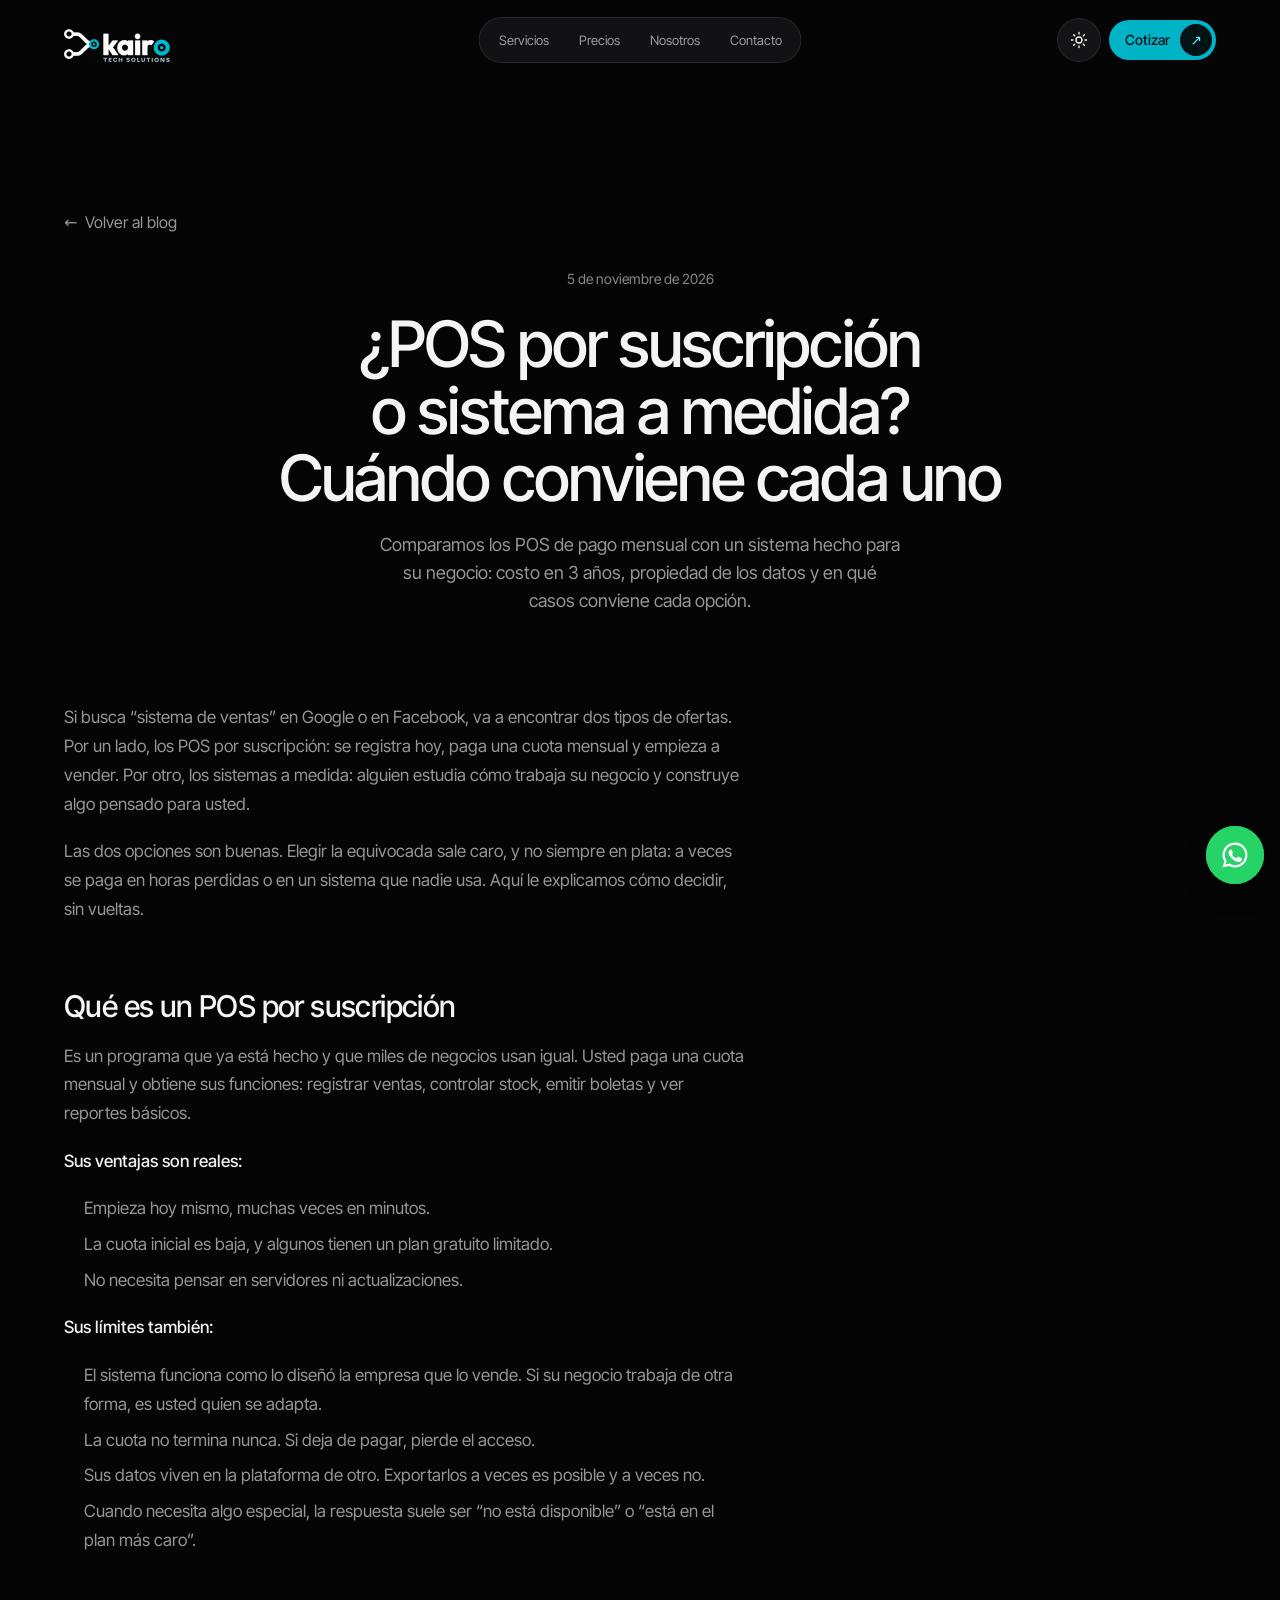
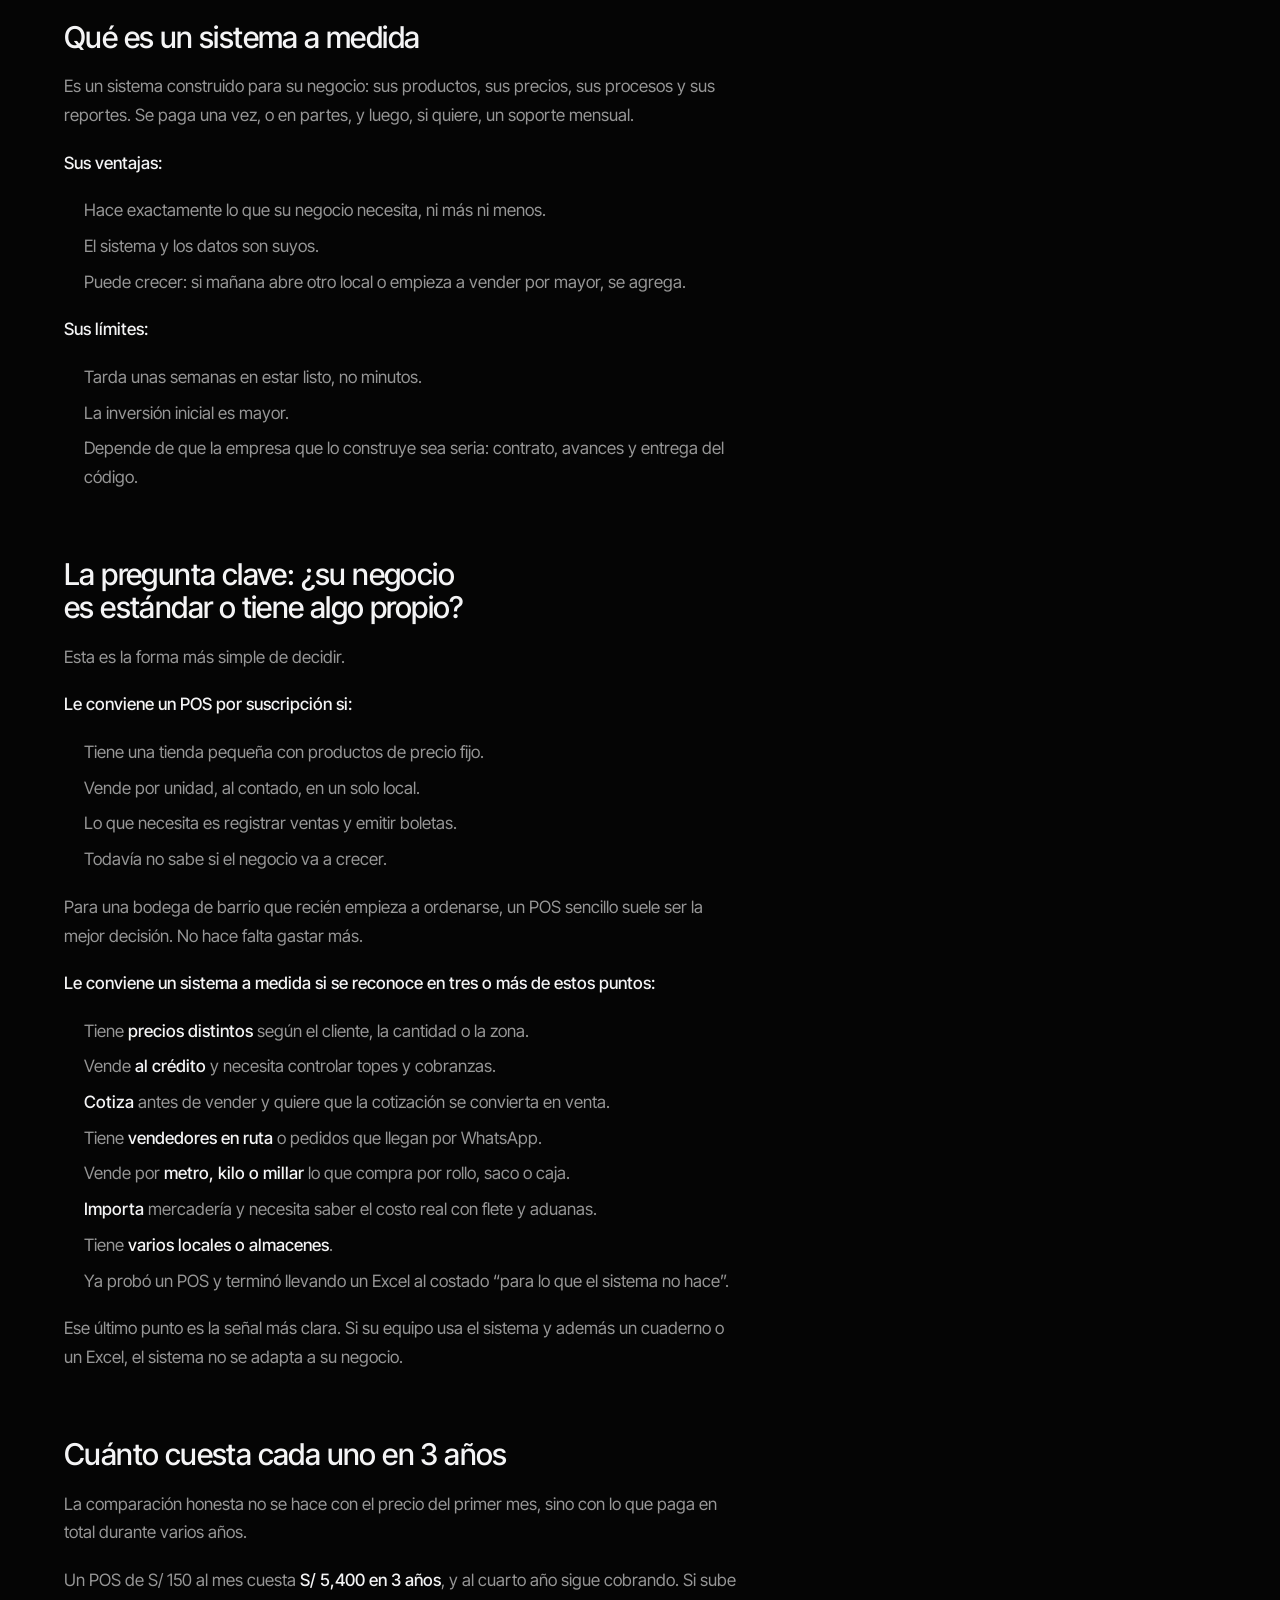
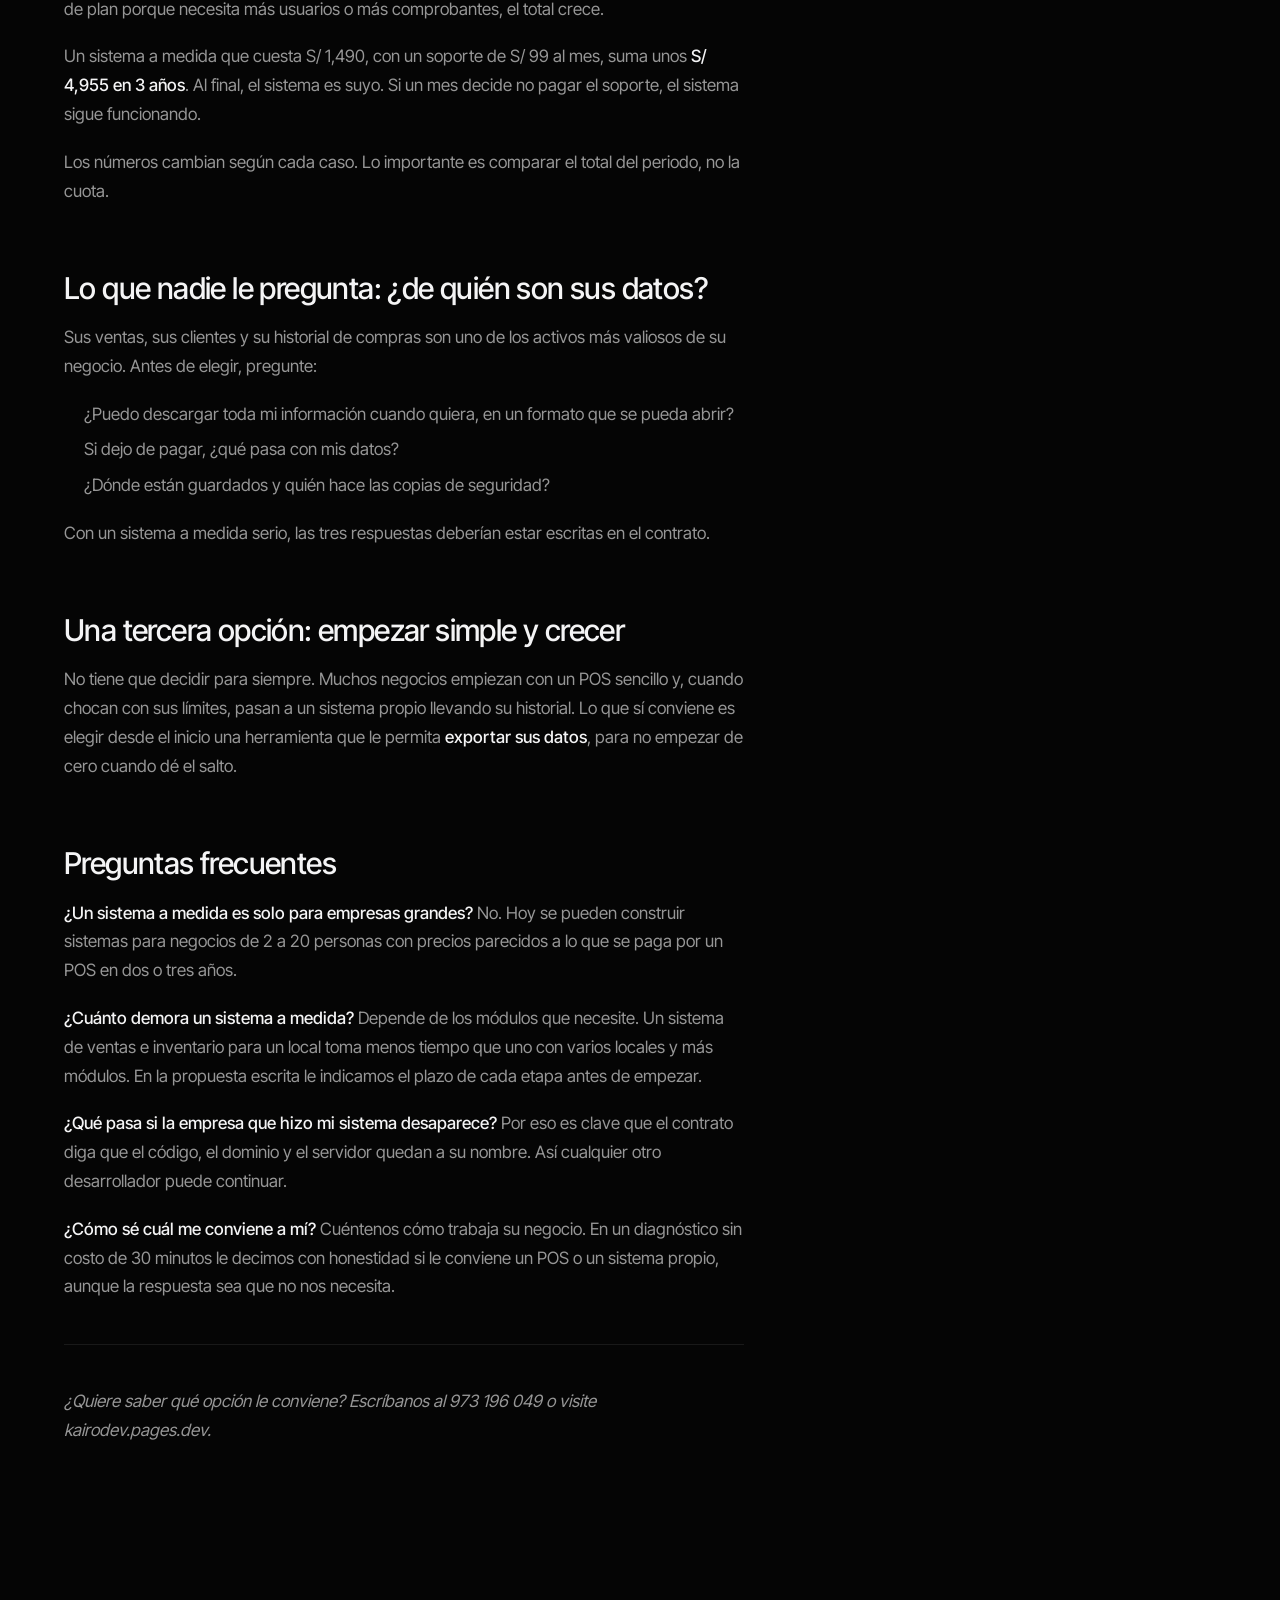
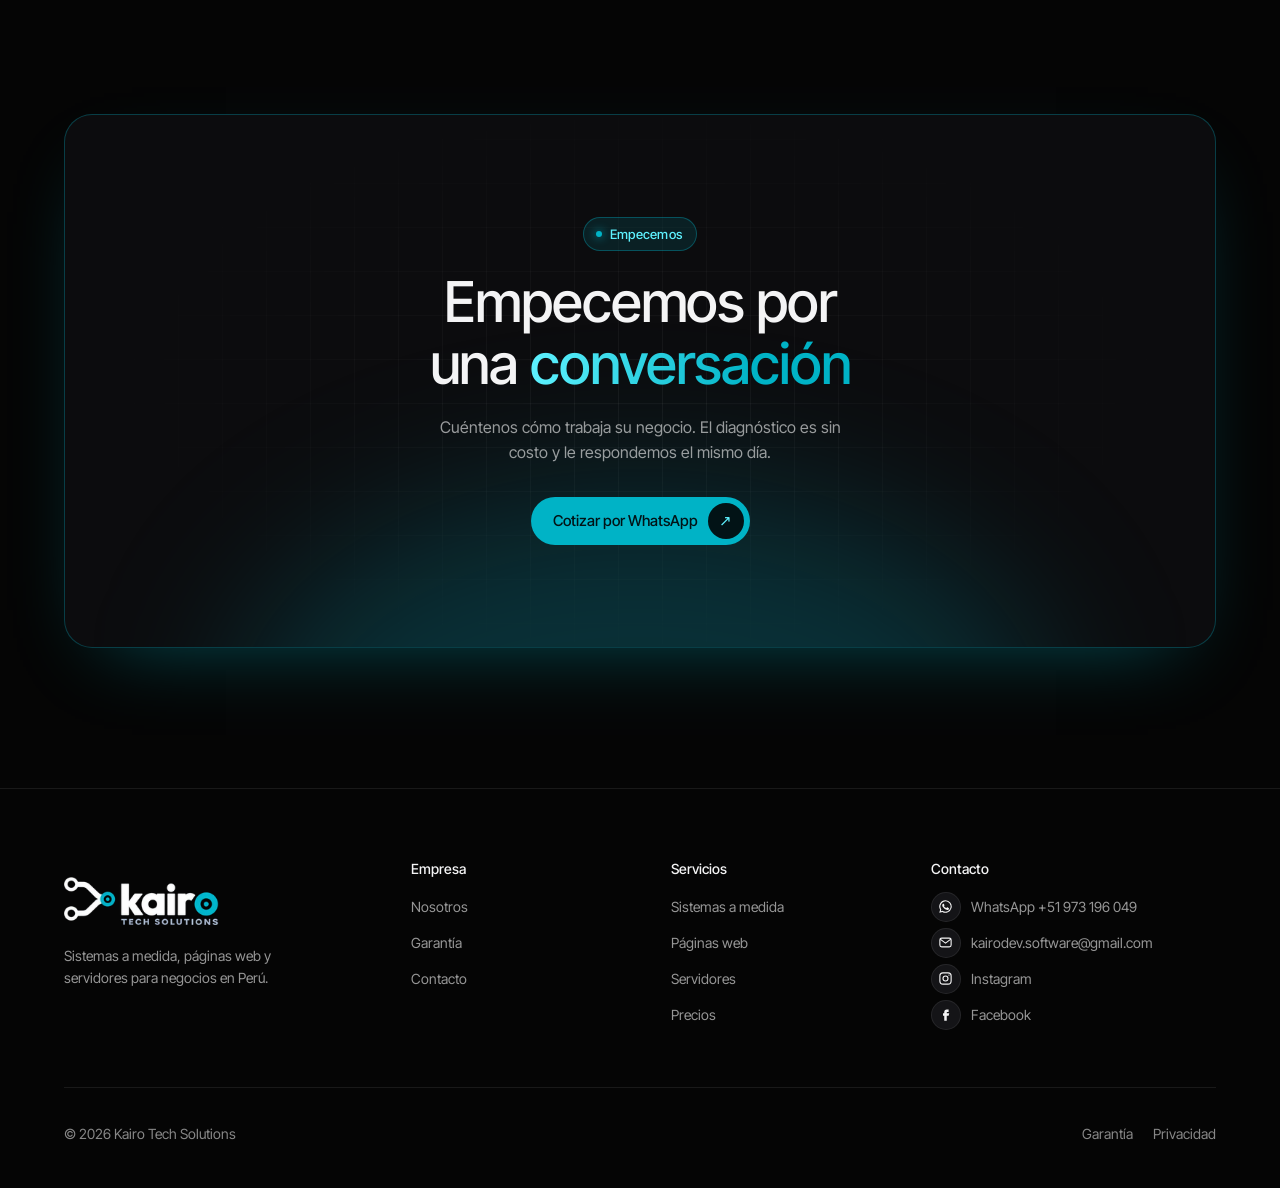
<file: blog/pos-suscripcion-o-sistema-a-medida/index.html>
<!DOCTYPE html><html lang="es" data-tema="oscuro"><head><meta charset="utf-8"><script>
      // Antes de pintar: aplica el tema guardado para que no parpadee
      try { if (localStorage.getItem("tema") === "claro") document.documentElement.dataset.tema = "claro"; } catch (e) {}
    </script><meta name="viewport" content="width=device-width, initial-scale=1"><title>¿POS por suscripción o sistema a medida? Cuándo conviene cada uno · Kairo Tech Solutions</title><link rel="preload" href="/_astro/inter-tight-latin-wght-normal.DX-nOvPD.woff2" as="font" type="font/woff2" crossorigin><link rel="preconnect" href="https://wa.me"><meta name="description" content="Comparamos los POS de pago mensual con un sistema hecho para su negocio: costo en 3 años, propiedad de los datos y en qué casos conviene cada opción."><link rel="canonical" href="https://kairodev.pages.dev/blog/pos-suscripcion-o-sistema-a-medida/"><meta property="og:title" content="¿POS por suscripción o sistema a medida? Cuándo conviene cada uno · Kairo Tech Solutions"><meta property="og:description" content="Comparamos los POS de pago mensual con un sistema hecho para su negocio: costo en 3 años, propiedad de los datos y en qué casos conviene cada opción."><meta property="og:image" content="https://kairodev.pages.dev/marca/logo-horizontal.png"><meta property="og:type" content="website"><meta property="og:locale" content="es_PE"><link rel="icon" href="/favicon.png"><link rel="apple-touch-icon" href="/apple-touch-icon.png"><meta name="theme-color" content="#050505"><script type="application/ld+json">{"@context":"https://schema.org","@type":"ProfessionalService","name":"Kairo Tech Solutions","url":"https://kairodev.pages.dev","description":"Sistemas a medida, páginas web y servidores para negocios en Perú. Trato directo con quien programa y garantía de 60 días.","logo":"https://kairodev.pages.dev/marca/logo-horizontal.png","image":"https://kairodev.pages.dev/marca/logo-horizontal.png","telephone":"+51973196049","email":"kairodev.software@gmail.com","areaServed":{"@type":"Country","name":"Perú"},"priceRange":"S/ 490 - S/ 1,490","sameAs":["https://www.instagram.com/kairo.techsolutions/","https://www.facebook.com/kairotechsolutions.pe"],"hasOfferCatalog":{"@type":"OfferCatalog","name":"Servicios","itemListElement":[{"@type":"Offer","name":"Página web de una página","price":"490","priceCurrency":"PEN"},{"@type":"Offer","name":"Web profesional","price":"890","priceCurrency":"PEN"},{"@type":"Offer","name":"Sistema de ventas, inventario o citas","price":"1490","priceCurrency":"PEN"},{"@type":"Offer","name":"Soporte mensual","price":"99","priceCurrency":"PEN"}]}}</script><style>/*! tailwindcss v4.3.5 | MIT License | https://tailwindcss.com */
@layer properties{@supports (((-webkit-hyphens:none)) and (not (margin-trim:block))) or ((-moz-orient:inline) and (not (color:rgb(from red r g b)))){*,:before,:after,::backdrop{--tw-rotate-x:initial;--tw-rotate-y:initial;--tw-rotate-z:initial;--tw-skew-x:initial;--tw-skew-y:initial;--tw-border-style:solid;--tw-shadow:0 0 #0000;--tw-shadow-color:initial;--tw-shadow-alpha:100%;--tw-inset-shadow:0 0 #0000;--tw-inset-shadow-color:initial;--tw-inset-shadow-alpha:100%;--tw-ring-color:initial;--tw-ring-shadow:0 0 #0000;--tw-inset-ring-color:initial;--tw-inset-ring-shadow:0 0 #0000;--tw-ring-inset:initial;--tw-ring-offset-width:0px;--tw-ring-offset-color:#fff;--tw-ring-offset-shadow:0 0 #0000;--tw-outline-style:solid;--tw-blur:initial;--tw-brightness:initial;--tw-contrast:initial;--tw-grayscale:initial;--tw-hue-rotate:initial;--tw-invert:initial;--tw-opacity:initial;--tw-saturate:initial;--tw-sepia:initial;--tw-drop-shadow:initial;--tw-drop-shadow-color:initial;--tw-drop-shadow-alpha:100%;--tw-drop-shadow-size:initial;--tw-backdrop-blur:initial;--tw-backdrop-brightness:initial;--tw-backdrop-contrast:initial;--tw-backdrop-grayscale:initial;--tw-backdrop-hue-rotate:initial;--tw-backdrop-invert:initial;--tw-backdrop-opacity:initial;--tw-backdrop-saturate:initial;--tw-backdrop-sepia:initial;--tw-ease:initial}}}@layer theme{:root,:host{--font-sans:-apple-system, BlinkMacSystemFont, "Segoe UI", Roboto, "Helvetica Neue", "Noto Sans", Arial, sans-serif, "Apple Color Emoji", "Segoe UI Emoji", "Segoe UI Symbol", "Noto Color Emoji";--font-mono:ui-monospace, SFMono-Regular, Menlo, Monaco, Consolas, "Liberation Mono", "Courier New", monospace;--ease-in:cubic-bezier(.4, 0, 1, 1);--ease-out:cubic-bezier(0, 0, .2, 1);--ease-in-out:cubic-bezier(.4, 0, .2, 1);--default-transition-duration:.15s;--default-transition-timing-function:cubic-bezier(.4, 0, .2, 1);--default-font-family:var(--font-sans);--default-mono-font-family:var(--font-mono)}}@layer base{*,:after,:before,::backdrop{box-sizing:border-box;border:0 solid;margin:0;padding:0}::file-selector-button{box-sizing:border-box;border:0 solid;margin:0;padding:0}html,:host{-webkit-text-size-adjust:100%;tab-size:4;line-height:1.5;font-family:var(--default-font-family,-apple-system, BlinkMacSystemFont, "Segoe UI", Roboto, "Helvetica Neue", "Noto Sans", Arial, sans-serif, "Apple Color Emoji", "Segoe UI Emoji", "Segoe UI Symbol", "Noto Color Emoji");font-feature-settings:var(--default-font-feature-settings,normal);font-variation-settings:var(--default-font-variation-settings,normal);-webkit-tap-highlight-color:transparent}hr{height:0;color:inherit;border-top-width:1px}abbr:where([title]){text-decoration:underline dotted}h1,h2,h3,h4,h5,h6{font-size:inherit;font-weight:inherit}a{color:inherit;-webkit-text-decoration:inherit;-webkit-text-decoration:inherit;-webkit-text-decoration:inherit;text-decoration:inherit}b,strong{font-weight:bolder}code,kbd,samp,pre{font-family:var(--default-mono-font-family,ui-monospace, SFMono-Regular, Menlo, Monaco, Consolas, "Liberation Mono", "Courier New", monospace);font-feature-settings:var(--default-mono-font-feature-settings,normal);font-variation-settings:var(--default-mono-font-variation-settings,normal);font-size:1em}small{font-size:80%}sub,sup{vertical-align:baseline;font-size:75%;line-height:0;position:relative}sub{bottom:-.25em}sup{top:-.5em}table{text-indent:0;border-color:inherit;border-collapse:collapse}:-moz-focusring:where(:not(iframe)){outline:auto}progress{vertical-align:baseline}summary{display:list-item}ol,ul,menu{list-style:none}img,svg,video,canvas,audio,iframe,embed,object{vertical-align:middle;display:block}img,video{max-width:100%;height:auto}button,input,select,optgroup,textarea{font:inherit;font-feature-settings:inherit;font-variation-settings:inherit;letter-spacing:inherit;color:inherit;opacity:1;background-color:#0000;border-radius:0}::file-selector-button{font:inherit;font-feature-settings:inherit;font-variation-settings:inherit;letter-spacing:inherit;color:inherit;opacity:1;background-color:#0000;border-radius:0}:where(select:is([multiple],[size])) optgroup{font-weight:bolder}:where(select:is([multiple],[size])) optgroup option{padding-inline-start:20px}::file-selector-button{margin-inline-end:4px}::placeholder{opacity:1}@supports (not ((-webkit-appearance:-apple-pay-button))) or (contain-intrinsic-size:1px){::placeholder{color:currentColor}@supports (color:color-mix(in lab, red, red)){::placeholder{color:color-mix(in oklab, currentcolor 50%, transparent)}}}textarea{resize:vertical}::-webkit-search-decoration{-webkit-appearance:none}::-webkit-date-and-time-value{min-height:1lh;text-align:inherit}::-webkit-datetime-edit{display:inline-flex}::-webkit-datetime-edit-fields-wrapper{padding:0}::-webkit-datetime-edit{padding-block:0}::-webkit-datetime-edit-year-field{padding-block:0}::-webkit-datetime-edit-month-field{padding-block:0}::-webkit-datetime-edit-day-field{padding-block:0}::-webkit-datetime-edit-hour-field{padding-block:0}::-webkit-datetime-edit-minute-field{padding-block:0}::-webkit-datetime-edit-second-field{padding-block:0}::-webkit-datetime-edit-millisecond-field{padding-block:0}::-webkit-datetime-edit-meridiem-field{padding-block:0}::-webkit-calendar-picker-indicator{line-height:1}:-moz-ui-invalid{box-shadow:none}button,input:where([type=button],[type=reset],[type=submit]){appearance:button}::file-selector-button{appearance:button}::-webkit-inner-spin-button{height:auto}::-webkit-outer-spin-button{height:auto}[hidden]:where(:not([hidden=until-found])){display:none!important}}@layer components;@layer utilities{.visible{visibility:visible}.flex{display:flex}.hidden{display:none}.transform{transform:var(--tw-rotate-x, ) var(--tw-rotate-y, ) var(--tw-rotate-z, ) var(--tw-skew-x, ) var(--tw-skew-y, )}.resize{resize:both}.flex-wrap{flex-wrap:wrap}.border{border-style:var(--tw-border-style);border-width:1px}.text-wrap{text-wrap:wrap}.ring{--tw-ring-shadow:var(--tw-ring-inset, ) 0 0 0 calc(1px + var(--tw-ring-offset-width)) var(--tw-ring-color,currentcolor);box-shadow:var(--tw-inset-shadow), var(--tw-inset-ring-shadow), var(--tw-ring-offset-shadow), var(--tw-ring-shadow), var(--tw-shadow)}.outline{outline-style:var(--tw-outline-style);outline-width:1px}.filter{filter:var(--tw-blur, ) var(--tw-brightness, ) var(--tw-contrast, ) var(--tw-grayscale, ) var(--tw-hue-rotate, ) var(--tw-invert, ) var(--tw-saturate, ) var(--tw-sepia, ) var(--tw-drop-shadow, )}.backdrop-filter{backdrop-filter:var(--tw-backdrop-blur, ) var(--tw-backdrop-brightness, ) var(--tw-backdrop-contrast, ) var(--tw-backdrop-grayscale, ) var(--tw-backdrop-hue-rotate, ) var(--tw-backdrop-invert, ) var(--tw-backdrop-opacity, ) var(--tw-backdrop-saturate, ) var(--tw-backdrop-sepia, )}.transition{transition-property:color,background-color,border-color,outline-color,text-decoration-color,fill,stroke,--tw-gradient-from,--tw-gradient-via,--tw-gradient-to,opacity,box-shadow,transform,translate,scale,rotate,filter,-webkit-backdrop-filter,backdrop-filter,display,content-visibility,overlay,pointer-events;transition-timing-function:var(--tw-ease,var(--default-transition-timing-function));transition-duration:var(--tw-duration,var(--default-transition-duration))}.ease-in{--tw-ease:var(--ease-in);transition-timing-function:var(--ease-in)}.ease-in-out{--tw-ease:var(--ease-in-out);transition-timing-function:var(--ease-in-out)}.ease-out{--tw-ease:var(--ease-out);transition-timing-function:var(--ease-out)}}@font-face{font-family:Inter Tight Variable;font-style:normal;font-display:swap;font-weight:100 900;src:url(/_astro/inter-tight-cyrillic-ext-wght-normal.okcGN4Nq.woff2)format("woff2-variations");unicode-range:U+460-52F,U+1C80-1C8A,U+20B4,U+2DE0-2DFF,U+A640-A69F,U+FE2E-FE2F}@font-face{font-family:Inter Tight Variable;font-style:normal;font-display:swap;font-weight:100 900;src:url(/_astro/inter-tight-cyrillic-wght-normal.BS41q_Tv.woff2)format("woff2-variations");unicode-range:U+301,U+400-45F,U+490-491,U+4B0-4B1,U+2116}@font-face{font-family:Inter Tight Variable;font-style:normal;font-display:swap;font-weight:100 900;src:url(/_astro/inter-tight-greek-ext-wght-normal.DQgQPNk4.woff2)format("woff2-variations");unicode-range:U+1F??}@font-face{font-family:Inter Tight Variable;font-style:normal;font-display:swap;font-weight:100 900;src:url(/_astro/inter-tight-greek-wght-normal.sS1B39LI.woff2)format("woff2-variations");unicode-range:U+370-377,U+37A-37F,U+384-38A,U+38C,U+38E-3A1,U+3A3-3FF}@font-face{font-family:Inter Tight Variable;font-style:normal;font-display:swap;font-weight:100 900;src:url(/_astro/inter-tight-vietnamese-wght-normal.TKKdAiBA.woff2)format("woff2-variations");unicode-range:U+102-103,U+110-111,U+128-129,U+168-169,U+1A0-1A1,U+1AF-1B0,U+300-301,U+303-304,U+308-309,U+323,U+329,U+1EA0-1EF9,U+20AB}@font-face{font-family:Inter Tight Variable;font-style:normal;font-display:swap;font-weight:100 900;src:url(/_astro/inter-tight-latin-ext-wght-normal.B4u9PlvR.woff2)format("woff2-variations");unicode-range:U+100-2BA,U+2BD-2C5,U+2C7-2CC,U+2CE-2D7,U+2DD-2FF,U+304,U+308,U+329,U+1D00-1DBF,U+1E00-1E9F,U+1EF2-1EFF,U+2020,U+20A0-20AB,U+20AD-20C0,U+2113,U+2C60-2C7F,U+A720-A7FF}@font-face{font-family:Inter Tight Variable;font-style:normal;font-display:swap;font-weight:100 900;src:url(/_astro/inter-tight-latin-wght-normal.DX-nOvPD.woff2)format("woff2-variations");unicode-range:U+??,U+131,U+152-153,U+2BB-2BC,U+2C6,U+2DA,U+2DC,U+304,U+308,U+329,U+2000-206F,U+20AC,U+2122,U+2191,U+2193,U+2212,U+2215,U+FEFF,U+FFFD}:root{color-scheme:dark;--tinte:255 255 255;--fondo:#050505;--superficie:#0c0c0e;--superficie-2:#141417;--borde:rgb(var(--tinte) / 8%);--borde-fuerte:rgb(var(--tinte) / 14%);--texto:#f4f4f5;--texto-2:rgb(var(--tinte) / 58%);--texto-3:rgb(var(--tinte) / 52%);--acento:#00b3c6;--acento-claro:#5ef2ff;--sobre-acento:#021316;--acento-texto:#5ef2ff;--superficie-3:#1d1d22;--nav-fijo:#050505cc;--nav-pildora:#161618d9;--sombra-tarjeta:inset 0 1px 0 #ffffff0d;--banda:#0a0a0c;--resalta:linear-gradient(90deg, #5ef2ff, #00b3c6 70%);--acento-suave:#00b3c61f;--fuente:"Inter Tight Variable", "Inter Tight", system-ui, sans-serif;--radio-s:12px;--radio-m:20px;--radio-l:28px;--pildora:999px;--margen:clamp(16px, 5vw, 80px);--seccion:clamp(88px, 12vw, 160px);--ancho:1200px;--ease:cubic-bezier(.22, 1, .36, 1);--rapido:.16s;--medio:.28s;--lento:.6s}:root[data-tema=claro]{color-scheme:light;--tinte:0 0 0;--fondo:#f6f6f7;--superficie:#fff;--superficie-2:#ececee;--superficie-3:#e2e2e5;--borde:#00000017;--borde-fuerte:#00000029;--texto:#0b0b0c;--texto-2:#000000a8;--texto-3:#00000094;--acento-texto:#00707d;--nav-fijo:#f6f6f7d9;--nav-pildora:#ffffffd9;--sombra-tarjeta:0 1px 2px #0000000a, 0 8px 24px -12px #0000001a;--banda:#ebedf0;--resalta:linear-gradient(90deg, #00808f, #00a3b5 70%)}[data-tema=claro] .tarjeta{background:var(--superficie)}[data-tema=claro] .tarjeta--destacada{background:radial-gradient(120% 50% at 50% 0%, #00b3c61a, transparent 70%), var(--superficie)}[data-tema=claro] .btn--primario:hover{box-shadow:0 8px 24px -8px #00b3c699}.logo-claro{display:none!important}[data-tema=claro] .logo-claro{display:block!important}[data-tema=claro] .logo-oscuro{display:none!important}.cambiando-tema,.cambiando-tema *{transition:background-color var(--medio), color var(--medio), border-color var(--medio)!important}html{background:var(--fondo);color:var(--texto);-webkit-font-smoothing:antialiased;scroll-behavior:smooth;scroll-padding-top:80px}body{font-family:var(--fuente);margin:0;font-size:16px;line-height:1.55;overflow-x:hidden}a{color:inherit;text-decoration:none}img{max-width:100%;height:auto;display:block}h1,h2,h3{text-wrap:balance;margin:0;font-weight:500}h2{letter-spacing:-.02em;font-size:clamp(32px,3.2vw,48px);line-height:1.1}h3{letter-spacing:-.01em;font-size:20px;line-height:1.3}p{margin:0}:focus-visible{outline:2px solid var(--acento);outline-offset:3px;border-radius:6px}.sr-only{clip:rect(0 0 0 0);white-space:nowrap;width:1px;height:1px;position:absolute;overflow:hidden}.contenedor{width:100%;max-width:calc(var(--ancho) + 2 * var(--margen));padding-inline:var(--margen);margin-inline:auto}.seccion{padding-block:var(--seccion)}.btn{border-radius:var(--pildora);cursor:pointer;min-height:48px;transition:transform var(--rapido) var(--ease), background-color var(--rapido), box-shadow var(--medio);border:0;align-items:center;gap:10px;padding:6px 6px 6px 22px;font-family:inherit;font-size:15px;font-weight:500;display:inline-flex}.btn:active{transform:scale(.97)}.btn--primario{background:var(--acento);color:var(--sobre-acento)}.btn--primario:hover{background:var(--acento-claro);box-shadow:0 0 32px #00b3c659}.btn__flecha{border-radius:var(--pildora);background:var(--sobre-acento);width:36px;height:36px;color:var(--acento-claro);transition:transform var(--medio) var(--ease);place-items:center;display:grid}.btn--primario:hover .btn__flecha{transform:rotate(-45deg)}.btn--secundario{background:var(--superficie-2);color:var(--texto);border:1px solid var(--borde);padding:0 22px}.btn--secundario:hover{background:var(--superficie-3)}.btn--chico{min-height:40px;padding:4px 4px 4px 16px;font-size:14px}.btn--chico .btn__flecha{width:32px;height:32px}.nav{z-index:40;padding:18px var(--margen);transition:background-color var(--medio), border-color var(--medio), padding var(--medio) var(--ease);border-bottom:1px solid #0000;justify-content:space-between;align-items:center;gap:16px;display:flex;position:fixed;inset:0 0 auto}.nav--fijo{background:var(--nav-fijo);border-bottom-color:var(--borde);padding-block:10px}.nav__logo img{width:auto;height:44px}.nav__links{border:1px solid var(--borde);border-radius:var(--pildora);background:var(--nav-pildora);gap:2px;padding:5px;display:flex;position:absolute;left:50%;transform:translate(-50%)}.nav__links a{border-radius:var(--pildora);color:var(--texto-2);transition:color var(--rapido), background-color var(--rapido);padding:7px 14px;font-size:13px}.nav__links a:hover,.nav__links a[aria-current=page]{color:var(--texto);background:rgb(var(--tinte) / 6%)}.nav__boton-menu{border-radius:var(--pildora);border:1px solid var(--borde);background:var(--superficie-2);width:44px;height:44px;color:var(--texto);cursor:pointer;place-items:center;display:none}.nav__boton-menu svg{width:18px;height:18px}.nav__acciones{align-items:center;gap:8px;display:flex}.tema{border-radius:var(--pildora);border:1px solid var(--borde);background:var(--superficie-2);width:44px;height:44px;color:var(--texto);cursor:pointer;transition:background-color var(--rapido), transform var(--rapido) var(--ease);place-items:center;display:grid}.tema:hover{background:var(--superficie-3)}.tema:active{transform:scale(.94)}.tema svg{width:18px;height:18px}.tema .icono-luna,[data-tema=claro] .tema .icono-sol{display:none}[data-tema=claro] .tema .icono-luna{display:block}.menu-movil{z-index:50;padding:18px var(--margen) 32px;background:var(--fondo);opacity:0;visibility:hidden;transition:opacity var(--medio) var(--ease), transform var(--medio) var(--ease), visibility 0s linear var(--medio);flex-direction:column;display:flex;position:fixed;inset:0;transform:translateY(-8px)}.menu-movil[data-abierto]{opacity:1;visibility:visible;transition-delay:0s;transform:none}.menu-movil__cabecera{justify-content:space-between;align-items:center;display:flex}.menu-movil__cabecera img{width:auto;height:44px}.menu-movil nav{flex-direction:column;margin-top:40px;display:flex}.menu-movil nav a{letter-spacing:-.02em;border-bottom:1px solid var(--borde);padding:12px 0;font-size:28px;display:block}.menu-movil .btn{justify-content:space-between;margin-top:auto}@media (width<=900px){.nav__links,.nav .btn--chico{display:none}.nav__boton-menu{display:grid}}.hero{background:var(--fondo);isolation:isolate;min-height:100svh;position:relative;overflow:hidden}.hero [data-globo]{z-index:0;opacity:0;transition:opacity 1.6s .2s;position:absolute;inset:0;-webkit-mask-image:linear-gradient(#000 58%,#0009 76%,#0000 94%);mask-image:linear-gradient(#000 58%,#0009 76%,#0000 94%)}.globo-listo [data-globo]{opacity:1}.hero__contenido{z-index:2;grid-template-columns:1fr auto;align-items:end;gap:32px;padding:0 clamp(16px,7vw,120px) clamp(36px,8vh,80px);display:grid;position:absolute;inset:auto 0 0}.hero h1{letter-spacing:-.025em;margin-bottom:14px;font-size:clamp(40px,4.4vw,68px);line-height:1.08}.hero h1 .l{display:block}.hero .rota{display:inline-block}.hero__bajada{max-width:40ch;color:var(--texto-2);margin-bottom:26px;font-size:15px;line-height:1.5}.hero__acciones{flex-wrap:wrap;gap:10px;display:flex}.canales{color:var(--texto-2);align-items:center;gap:10px;font-size:13px;display:flex}.canales a{background:var(--superficie-2);border:1px solid var(--borde);width:44px;height:44px;color:var(--texto);transition:background-color var(--rapido), color var(--rapido);border-radius:50%;place-items:center;display:grid}.canales a:hover{background:var(--acento);color:var(--sobre-acento)}.canales svg{width:18px;height:18px}@media (width<=860px){.hero__contenido{grid-template-columns:1fr;gap:28px;padding-bottom:32px}.hero h1{font-size:clamp(36px,10vw,46px)}}.cierre__nosotros{font-size:14px;color:var(--texto-3)!important}.cierre__nosotros a{color:var(--acento);text-underline-offset:3px;text-decoration:underline}.wa-flotante{right:max(16px, env(safe-area-inset-right));bottom:max(16px, env(safe-area-inset-bottom));z-index:45;color:#fff;width:58px;height:58px;transition:transform var(--rapido), box-shadow var(--rapido);background:#25d366;border-radius:50%;place-items:center;display:grid;position:fixed;box-shadow:0 10px 30px -8px #00000073}.wa-flotante:hover{transform:translateY(-3px);box-shadow:0 14px 34px -8px #0000008c}.wa-flotante svg{width:30px;height:30px}.wa-flotante:after{content:"";border-radius:inherit;pointer-events:none;border:2px solid #25d366;animation:2.4s ease-out infinite wa-latido;position:absolute;inset:0}@keyframes wa-latido{0%{opacity:.7;transform:scale(1)}to{opacity:0;transform:scale(1.35)}}@media (prefers-reduced-motion:reduce){.wa-flotante:after{opacity:0;animation:none}}body:has(.menu-movil[data-abierto]) .wa-flotante{display:none}.aparece{opacity:0;filter:blur(8px);animation:aparece .9s var(--ease) forwards;transform:translateY(14px)}.aparece:nth-child(2){animation-delay:.12s}.d1{animation-delay:.3s}.d2{animation-delay:.42s}.d3{animation-delay:.54s}@keyframes aparece{to{opacity:1;filter:blur();transform:none}}.listo .aparece{opacity:1;filter:none;animation:none;transform:none}.listo [data-globo]{opacity:1;transition:none}.js-anim [data-revelar]{opacity:0;filter:blur(6px);transition:opacity var(--lento) var(--ease), filter var(--lento) var(--ease), transform var(--lento) var(--ease);transform:translateY(16px)}.js-anim [data-revelar].visto{opacity:1;filter:none;transform:none}.js-anim [data-revelar].fin{transition:none}.cabecera{gap:20px;margin-bottom:clamp(40px,6vw,72px);display:grid}.cabecera p{color:var(--texto-2);max-width:52ch}.cabecera--centrada{text-align:center;justify-items:center}.cabecera--centrada h2{max-width:18ch}.etiqueta{border-radius:var(--pildora);background:var(--acento-suave);color:var(--acento-texto);letter-spacing:.02em;border:1px solid #00b3c659;align-items:center;gap:8px;padding:6px 14px 6px 12px;font-size:13px;font-weight:500;display:inline-flex}.etiqueta:before{content:"";background:var(--acento);width:6px;height:6px;box-shadow:0 0 10px var(--acento);border-radius:50%}.cabecera--centrada .etiqueta{margin-bottom:-4px}.resalta{background:var(--resalta);color:#0000;-webkit-background-clip:text;background-clip:text}.cabecera--centrada p{margin-inline:auto}.seccion--banda{isolation:isolate;background:var(--banda);border-block:1px solid var(--borde);position:relative}.seccion--banda:before{content:"";z-index:-1;pointer-events:none;background-image:linear-gradient(rgb(var(--tinte) / 5%) 1px, transparent 1px), linear-gradient(90deg, rgb(var(--tinte) / 5%) 1px, transparent 1px);background-position:top;background-size:56px 56px;position:absolute;inset:0;-webkit-mask-image:radial-gradient(70% 60% at 50% 0,#000,#0000 75%);mask-image:radial-gradient(70% 60% at 50% 0,#000,#0000 75%)}.seccion--banda .ruta__nodo{box-shadow:0 0 0 8px var(--banda)}.seccion--banda .ruta li:hover .ruta__nodo{box-shadow:0 0 0 8px var(--banda), 0 0 32px #00b3c64d}.seccion--banda+.seccion--banda{border-top:0}.tarjeta{border-radius:var(--radio-m);background:linear-gradient(180deg, rgb(var(--tinte) / 4%), rgb(var(--tinte) / 1.5%));border:1px solid var(--borde);box-shadow:var(--sombra-tarjeta);transition:border-color var(--medio);transition:border-color var(--medio), transform var(--medio) var(--ease), box-shadow var(--medio);padding:28px;position:relative}@media (hover:hover){.tarjeta:hover{box-shadow:var(--sombra-tarjeta), 0 18px 40px -20px #00b3c659;border-color:#00b3c666;transform:translateY(-4px)}.grafico.tarjeta:hover,.panel.tarjeta:hover{transform:none}}.tarjeta p{color:var(--texto-2)}.tarjeta--destacada{background:radial-gradient(120% 50% at 50% 0%, #00b3c61f, transparent 70%), linear-gradient(180deg, rgb(var(--tinte) / 4%), rgb(var(--tinte) / 1.5%));border-color:#00b3c666}.tarjeta--destacada:hover{border-color:#00b3c699}.ejemplo{border-radius:var(--pildora);border:1px dashed var(--borde-fuerte);color:var(--texto-3);white-space:nowrap;align-items:center;padding:2px 8px;font-size:11px;line-height:1.6;display:inline-flex}.punto{background:var(--acento);width:6px;height:6px;box-shadow:0 0 10px var(--acento);border-radius:50%;flex:none}.frag{border:1px solid var(--borde);border-radius:var(--radio-s);background:var(--fondo);color:var(--texto-2);font-size:13px;overflow:hidden}.frag__barra{border-bottom:1px solid var(--borde);color:var(--texto);justify-content:space-between;align-items:center;gap:12px;padding:10px 14px;display:flex}.frag table{border-collapse:collapse;font-variant-numeric:tabular-nums;width:100%}.frag th{text-align:left;color:var(--texto-3);padding:8px 14px;font-weight:400}.frag td{border-top:1px solid var(--borde);padding:9px 14px}.frag td:not(:first-child),.frag th:not(:first-child){text-align:right}.frag td:first-child{color:var(--texto)}.frag td:not(:first-child){white-space:nowrap}@media (width<=480px){.frag th,.frag td{padding-inline:10px}}.cian{color:var(--acento-texto)}.pilar__icono{width:52px;height:52px;color:var(--acento-texto);background:linear-gradient(145deg,#00b3c638,#00b3c60f);border:1px solid #00b3c659;border-radius:14px;flex:none;place-items:center;display:grid;box-shadow:inset 0 1px #ffffff14,0 8px 24px -12px #00b3c699}.pilar__icono svg{width:24px;height:24px}.pilar ul,.servicio ul{color:var(--texto-2);gap:8px;margin:0;padding:0;font-size:14px;list-style:none;display:grid}.pilar li,.servicio li{align-items:center;gap:10px;display:flex}.pilar li svg,.servicio li svg{width:16px;height:16px;color:var(--acento-texto);flex:none}.pilares{grid-template-columns:repeat(3,1fr);gap:16px;display:grid}.pilar{align-content:start;gap:16px;padding:32px 28px;display:grid}.pilar h3{margin-top:6px}.pilar ul{border-top:1px solid var(--borde);padding-top:18px}@media (width<=960px){.pilares{grid-template-columns:1fr}}.servicios{grid-template-columns:repeat(2,1fr);gap:16px;display:grid}.servicio{align-content:start;gap:14px;padding:32px;display:grid}.servicio__cabeza{justify-content:space-between;align-items:start;margin-bottom:8px;display:flex}.servicio__num{letter-spacing:-.04em;color:#0000;-webkit-text-stroke:1px var(--borde-fuerte);font-size:44px;font-weight:500;line-height:1}.servicio h3{font-size:24px}.servicio ul{border-block:1px solid var(--borde);grid-template-columns:1fr 1fr;gap:10px 16px;margin:8px 0 6px;padding:18px 0}.servicio .enlace-flecha{justify-self:start}@media (width<=860px){.servicios{grid-template-columns:1fr}}@media (width<=420px){.servicio{padding:24px 20px}.servicio ul{grid-template-columns:1fr}}.lista{margin:8px 0 0;padding:0;list-style:none;display:grid}.lista li{border-top:1px solid var(--borde);align-items:baseline;gap:14px;padding:14px 0;display:flex}.lista li .punto{transform:translateY(-3px)}.app{border-radius:var(--radio-m);border:1px solid var(--borde-fuerte);background:var(--superficie);max-width:1040px;color:var(--texto-2);margin-inline:auto;font-size:13px;overflow:hidden;box-shadow:0 40px 100px -40px #00b3c659,0 20px 50px -30px #00000080}.app__barra{border-bottom:1px solid var(--borde);background:var(--superficie-2);align-items:center;gap:14px;padding:12px 16px;display:flex}.app__puntos{gap:6px;display:flex}.app__puntos i{border-radius:50%;width:10px;height:10px}.app__puntos i:first-child{background:#ff5f57}.app__puntos i:nth-child(2){background:#febc2e}.app__puntos i:last-child{background:#28c840}.app__url{border-radius:var(--pildora);background:var(--fondo);max-width:320px;color:var(--texto-3);text-align:center;flex:1;margin-inline:auto;padding:4px 12px;font-size:12px}.app__cuerpo{grid-template-columns:170px 1fr;min-height:380px;display:grid}.app__menu{border-right:1px solid var(--borde);align-content:start;gap:2px;padding:16px 10px;display:grid}.app__menu span{border-radius:8px;padding:8px 12px}.app__menu .activo{background:var(--acento-suave);color:var(--acento-texto)}.app__main{align-content:start;gap:16px;padding:20px;display:grid}.app__saludo{gap:2px;display:grid}.app__saludo b{color:var(--texto);font-size:18px;font-weight:500}.app__kpis{grid-template-columns:repeat(3,1fr);gap:12px;display:grid}.app__kpi{border-radius:var(--radio-s);border:1px solid var(--borde);background:var(--fondo);gap:4px;padding:14px;display:grid}.app__kpi b{letter-spacing:-.02em;color:var(--texto);font-variant-numeric:tabular-nums;white-space:nowrap;font-size:clamp(20px,2.2vw,26px);font-weight:500}.app__kpi small{color:var(--texto-3);font-size:12px}.app__kpi small.sube{color:#16a34a}.app__kpi small.alerta{color:var(--acento-texto)}.app__fila{grid-template-columns:1.4fr 1fr;gap:12px;display:grid}.app__grafico,.app__lista{border-radius:var(--radio-s);border:1px solid var(--borde);background:var(--fondo);padding:14px}.app__titulo{color:var(--texto);justify-content:space-between;gap:8px;margin-bottom:10px;display:flex}.app__grafico svg{width:100%;height:130px;display:block}.app__dias{color:var(--texto-3);justify-content:space-between;margin-top:6px;font-size:11px;display:flex}.app__mov{border-top:1px solid var(--borde);grid-template-columns:auto 1fr auto;align-items:center;gap:10px;padding:9px 0;display:grid}.app__hora{color:var(--texto-3);font-variant-numeric:tabular-nums}.app__det{color:var(--texto);display:grid}.app__det small{color:var(--texto-3);font-size:11px}.app__mov b{color:var(--texto);font-variant-numeric:tabular-nums;font-weight:500}.app__puntos-lista{grid-template-columns:repeat(3,1fr);gap:24px;max-width:1040px;margin:40px auto 0;display:grid}.app__puntos-lista>div{align-items:baseline;gap:14px;display:flex}.app__puntos-lista .punto{transform:translateY(-3px)}.app__puntos-lista b{color:var(--texto);margin-bottom:4px;font-weight:500;display:block}.app__puntos-lista p{color:var(--texto-2);font-size:15px}@media (width<=900px){.app__cuerpo{grid-template-columns:1fr}.app__menu{border-right:0;border-bottom:1px solid var(--borde);padding:10px;display:flex;overflow:hidden}.app__menu span{white-space:nowrap}.app__fila{grid-template-columns:1fr}.app__puntos-lista{grid-template-columns:1fr;gap:16px}}@media (width<=560px){.app__kpis{grid-template-columns:1fr 1fr}.app__kpi:first-child{grid-column:1/-1}.app__barra .ejemplo{display:none}.app__main{padding:14px}}.ruta{position:relative}.ruta ol{grid-template-columns:repeat(5,1fr);gap:24px;margin:0;padding:0;list-style:none;display:grid;position:relative}.ruta li{text-align:center;align-content:start;justify-items:center;gap:10px;display:grid}.ruta h3{margin-top:14px;font-size:18px}.ruta p{color:var(--texto-2);max-width:24ch;font-size:15px}.ruta__linea{background:linear-gradient(90deg, var(--acento), #00b3c659 60%, var(--borde-fuerte));transform-origin:0;height:2px;transition:transform 1.2s var(--ease) .2s;border-radius:2px;position:absolute;top:36px;left:10%;right:10%}.js-anim .ruta .ruta__linea{transform:scaleX(0)}.js-anim .ruta.visto .ruta__linea{transform:none}.js-anim .ruta.fin .ruta__linea{transition:none}.ruta__nodo{background:var(--superficie);border:1px solid var(--borde-fuerte);width:72px;height:72px;color:var(--texto);box-shadow:0 0 0 8px var(--fondo);transition:border-color var(--medio), box-shadow var(--medio), color var(--medio);border-radius:50%;place-items:center;display:grid;position:relative}.ruta__nodo svg{width:28px;height:28px}.ruta__num{background:var(--acento);width:24px;height:24px;color:var(--sobre-acento);font-variant-numeric:tabular-nums;border-radius:50%;place-items:center;font-size:12px;font-weight:600;display:grid;position:absolute;top:-2px;right:-2px}.ruta li:hover .ruta__nodo{border-color:var(--acento);color:var(--acento-texto);box-shadow:0 0 0 8px var(--fondo), 0 0 32px #00b3c64d}.ruta__recibe{border-radius:var(--pildora);background:var(--acento-suave);color:var(--acento-texto);white-space:nowrap;margin-top:4px;padding:4px 12px;font-size:12px}@media (width<=960px){.ruta ol{grid-template-columns:1fr;gap:28px}.ruta li{text-align:left;grid-template-columns:72px 1fr;justify-items:start;gap:6px 20px}.ruta__nodo{grid-row:span 3}.ruta h3{margin-top:6px}.ruta p{max-width:46ch}.ruta__linea{transform-origin:top;background:linear-gradient(180deg, var(--acento), #00b3c659 60%, var(--borde-fuerte));width:2px;height:auto;inset:36px auto 36px 35px}.js-anim .ruta .ruta__linea{transform:scaleY(0)}}.cifras{grid-template-columns:1fr 1fr;gap:16px;display:grid}.cifras .tarjeta{align-content:space-between;gap:10px;min-height:180px;display:grid}.cifra{letter-spacing:-.03em;font-variant-numeric:tabular-nums;white-space:nowrap;font-size:clamp(32px,3.4vw,52px);line-height:1}.cifras p{font-size:15px}@media (width<=480px){.cifras{grid-template-columns:1fr}.cifras .tarjeta{min-height:0}}.rubros{grid-template-columns:repeat(3,1fr);gap:16px;display:grid}.rubro{align-items:flex-start;gap:18px;padding:24px;display:flex}.rubro h3{margin-bottom:6px;font-size:18px}.rubro p{font-size:15px}.rubros__nota{color:var(--texto-2);flex-wrap:wrap;justify-content:center;align-items:center;gap:4px 14px;margin-top:36px;display:flex}@media (width<=960px){.rubros{grid-template-columns:1fr 1fr}}@media (width<=640px){.rubros{grid-template-columns:1fr}}.planes{grid-template-columns:repeat(3,1fr);align-items:stretch;gap:16px;display:grid}.plan{flex-direction:column;gap:20px;display:flex}.plan__cabeza{gap:4px;display:grid}.plan__cabeza h3{justify-content:space-between;align-items:center;gap:8px;font-size:18px;display:flex}.plan__insignia{border-radius:var(--pildora);background:var(--fondo);color:var(--acento-texto);letter-spacing:0;white-space:nowrap;border:1px solid #00b3c680;padding:3px 10px;font-size:12px;font-weight:400;position:absolute;top:-12px;left:28px}.plan__para{font-size:14px}.plan__precio{gap:2px;display:grid}.plan__precio small{color:var(--texto-3);font-size:13px}.plan__precio strong{letter-spacing:-.03em;font-variant-numeric:tabular-nums;font-size:40px;font-weight:500;line-height:1.05}.plan ul{border-top:1px solid var(--borde);color:var(--texto-2);flex:1;align-content:start;gap:10px;margin:0;padding:20px 0 0;font-size:14px;list-style:none;display:grid}.plan li{align-items:flex-start;gap:10px;display:flex}.plan li svg{width:16px;height:16px;color:var(--texto-3);flex:none;margin-top:3px}.plan--destacado li svg{color:var(--acento-texto)}.plan .btn{justify-content:center}.plan .btn--primario{justify-content:space-between}.planes__nota{text-align:center;color:var(--texto-3);margin-top:28px;font-size:14px}@media (width<=900px){.planes{grid-template-columns:1fr}}@media (width<=620px){.planes{grid-template-columns:1fr}}.quien{margin-bottom:0}.quien h2{max-width:20ch}.quien__texto{justify-items:center;gap:16px;display:grid}.quien__texto p{color:var(--texto-2);max-width:58ch;font-size:18px;line-height:1.6}.quien__texto .enlace-flecha{margin-top:4px}.enlace-flecha{min-height:44px;color:var(--texto);border-bottom:1px solid var(--borde-fuerte);transition:border-color var(--rapido), color var(--rapido);align-items:center;gap:8px;display:inline-flex}.enlace-flecha:hover{color:var(--acento-texto);border-color:var(--acento)}.preguntas{border-top:1px solid var(--borde);max-width:760px;margin-inline:auto}.preguntas details{border-bottom:1px solid var(--borde)}.preguntas summary{cursor:pointer;letter-spacing:-.01em;justify-content:space-between;align-items:center;gap:24px;min-height:64px;padding:18px 0;font-size:17px;list-style:none;display:flex}.preguntas summary::-webkit-details-marker{display:none}.preguntas summary svg{width:18px;height:18px;color:var(--texto-3);transition:transform var(--medio) var(--ease), color var(--rapido);flex:none}.preguntas summary:hover svg{color:var(--texto)}.preguntas details[open] summary svg{color:var(--acento-texto);transform:rotate(45deg)}.preguntas details p{color:var(--texto-2);max-width:62ch;padding:0 48px 24px 0}.cierre{text-align:center;padding-block:clamp(64px,9vw,120px) clamp(80px,11vw,140px);position:relative}.cierre__caja{isolation:isolate;border-radius:var(--radio-l);background:var(--superficie);border:1px solid #00b3c64d;justify-items:center;gap:20px;padding:clamp(56px,8vw,104px) clamp(20px,5vw,64px);display:grid;position:relative;overflow:hidden;box-shadow:0 30px 80px -40px #00b3c673}.cierre__caja:before{content:"";z-index:-1;background-image:linear-gradient(rgb(var(--tinte) / 5%) 1px, transparent 1px), linear-gradient(90deg, rgb(var(--tinte) / 5%) 1px, transparent 1px);background-position:50%;background-size:44px 44px;position:absolute;inset:0;-webkit-mask-image:radial-gradient(60% 70%,#000,#0000 80%);mask-image:radial-gradient(60% 70%,#000,#0000 80%)}.cierre__caja:after{content:"";z-index:-1;filter:blur(80px);background:#00b3c638;border-radius:50%;width:70%;height:90%;position:absolute;bottom:-60%;left:50%;transform:translate(-50%)}.cierre h2{max-width:16ch;font-size:clamp(36px,4.4vw,64px)}.cierre p{color:var(--texto-2);max-width:46ch;margin-bottom:12px}.pie{border-top:1px solid var(--borde);color:var(--texto-2);background:var(--fondo);padding-block:72px 32px;font-size:14px}[data-tema=claro] .pie{color-scheme:dark;--tinte:255 255 255;--fondo:#050505;--superficie-2:#141417;--borde:#ffffff14;--borde-fuerte:#ffffff24;--texto:#f4f4f5;--texto-2:#ffffff9e;--texto-3:#ffffff85;--acento-texto:#5ef2ff;border-top-color:#0000}[data-tema=claro] .pie .logo-oscuro{display:block!important}[data-tema=claro] .pie .logo-claro{display:none!important}.pie__grilla{grid-template-columns:1.4fr 1fr 1fr 1.3fr;gap:40px;display:grid}.pie__marca img{width:auto;height:64px;margin-bottom:20px}.pie__contactos a{gap:10px;min-height:40px}.pie__icono{border:1px solid var(--borde);background:var(--superficie-2);width:30px;height:30px;color:var(--texto);transition:background-color var(--rapido), color var(--rapido), border-color var(--rapido);border-radius:50%;flex:none;place-items:center;display:grid}.pie__icono svg{width:15px;height:15px}.pie__contactos a:hover .pie__icono{background:var(--acento);border-color:var(--acento);color:var(--sobre-acento)}.pie__marca p{max-width:32ch}.pie h2{letter-spacing:0;color:var(--texto);margin-bottom:14px;font-size:14px}.pie ul{gap:4px;margin:0;padding:0;list-style:none;display:grid}.pie ul a{min-height:32px;transition:color var(--rapido);align-items:center;display:inline-flex}.pie ul a:hover{color:var(--texto)}.pie__final{border-top:1px solid var(--borde);color:var(--texto-3);flex-wrap:wrap;justify-content:space-between;gap:12px;margin-top:56px;padding-top:24px;display:flex}.pie__final nav{gap:20px;display:flex}.pie__final nav a,.pie__final>span{align-items:center;min-height:44px;display:inline-flex}.pie__final a:hover{color:var(--texto)}@media (width<=860px){.pie__grilla{grid-template-columns:1fr 1fr}.pie__marca{grid-column:1/-1}}.pagina{padding-top:clamp(140px,16vw,200px);padding-bottom:var(--seccion)}.pagina__cabeza{text-align:center;justify-items:center;gap:20px;max-width:820px;margin:0 auto clamp(48px,7vw,88px);display:grid}.pagina__cabeza h1{letter-spacing:-.03em;font-size:clamp(40px,5vw,72px);line-height:1.05}.pagina__cabeza p{color:var(--texto-2);max-width:52ch;font-size:18px}.pagina__cabeza time,.pagina__cabeza .rotulo{color:var(--texto-3);font-size:14px}.pagina__bloque+.pagina__bloque{margin-top:clamp(64px,9vw,120px)}.grilla-2{grid-template-columns:repeat(2,1fr);gap:16px;display:grid}.grilla-3{grid-template-columns:repeat(3,1fr);gap:16px;display:grid}.grilla-2 .tarjeta,.grilla-3 .tarjeta{align-content:start;gap:10px;display:grid}@media (width<=860px){.grilla-2,.grilla-3{grid-template-columns:1fr}}.prosa{max-width:68ch;color:var(--texto-2);font-size:17px;line-height:1.7}.prosa>*+*{margin-top:1.1em}.prosa h2{color:var(--texto);margin-top:2.2em;font-size:clamp(24px,2.4vw,30px)}.prosa h3{color:var(--texto);margin-top:1.8em}.prosa strong{color:var(--texto);font-weight:500}.prosa a{color:var(--texto);text-decoration:underline;-webkit-text-decoration-color:var(--acento);-webkit-text-decoration-color:var(--acento);text-decoration-color:var(--acento);text-underline-offset:3px}.prosa a:hover{color:var(--acento-texto)}.prosa ul,.prosa ol{padding-left:1.2em}.prosa li+li{margin-top:.4em}.prosa li::marker{color:var(--texto-3)}.prosa blockquote{border-left:2px solid var(--acento);color:var(--texto);margin-inline:0;padding-left:20px}.prosa table{border-collapse:collapse;width:100%;font-size:15px;display:block;overflow-x:auto}.prosa th,.prosa td{border-bottom:1px solid var(--borde);text-align:left;padding:10px 12px}.prosa th{color:var(--texto);font-weight:500}.prosa hr{border:0;border-top:1px solid var(--borde);margin-block:2.5em}.prosa code{background:var(--superficie-2);color:var(--texto);border-radius:6px;padding:2px 6px;font-size:.9em}.canal{align-content:start;gap:14px;display:grid}.canal__icono{background:var(--superficie-2);border:1px solid var(--borde);width:44px;height:44px;color:var(--texto);border-radius:50%;place-items:center;display:grid}.canal__icono svg{width:18px;height:18px}.canal--principal .canal__icono{background:var(--acento);color:var(--sobre-acento);border-color:#0000}.canal a.dato{color:var(--texto);word-break:break-word;font-size:18px}.canal a.dato:hover{color:var(--acento-texto)}.contacto{grid-template-columns:1.2fr 1fr 1fr;gap:16px;display:grid}@media (width<=960px){.contacto{grid-template-columns:1fr}}.articulos{border-top:1px solid var(--borde);max-width:860px;margin:0;padding:0;list-style:none}.articulos li{border-bottom:1px solid var(--borde)}.articulos a{transition:color var(--rapido);grid-template-columns:150px 1fr;gap:8px 32px;padding:28px 0;display:grid}.articulos a:hover h2{color:var(--acento-texto)}.articulos time{color:var(--texto-3);padding-top:4px;font-size:14px}.articulos h2{letter-spacing:-.01em;transition:color var(--rapido);font-size:22px;line-height:1.3}.articulos p{color:var(--texto-2);grid-column:2}.articulos .ejemplo{vertical-align:middle;margin-left:10px}@media (width<=640px){.articulos a{grid-template-columns:1fr}.articulos p{grid-column:auto}}.vacio{color:var(--texto-2)}.volver{min-height:44px;color:var(--texto-2);transition:color var(--rapido);align-items:center;gap:8px;display:inline-flex}.volver:hover{color:var(--texto)}@media (prefers-reduced-motion:reduce){html{scroll-behavior:auto}.aparece{opacity:1;filter:none;animation:none;transform:none}.js-anim [data-revelar]{filter:none;transform:none}*,:before,:after{transition-duration:0s!important}}.pagina-hero{isolation:isolate;background:var(--banda);border-bottom:1px solid var(--borde);padding:clamp(140px,16vw,200px) 0 clamp(72px,9vw,120px);position:relative;overflow:hidden}.pagina-hero:before{content:"";z-index:-2;background-image:linear-gradient(rgb(var(--tinte) / 5%) 1px, transparent 1px), linear-gradient(90deg, rgb(var(--tinte) / 5%) 1px, transparent 1px);background-size:56px 56px;position:absolute;inset:0;-webkit-mask-image:radial-gradient(70% 70% at 50% 40%,#000 30%,#0000 75%);mask-image:radial-gradient(70% 70% at 50% 40%,#000 30%,#0000 75%)}.pagina-hero:after{content:"";z-index:-1;aspect-ratio:1.6;filter:blur(20px);pointer-events:none;background:radial-gradient(closest-side,#00b3c638,#0000);width:min(900px,120vw);position:absolute;top:-20%;left:50%;translate:-50%}.pagina-hero__fondo{z-index:-1;pointer-events:none;position:absolute;inset:0;-webkit-mask-image:radial-gradient(60% 75%,#000 35%,#0000 80%);mask-image:radial-gradient(60% 75%,#000 35%,#0000 80%)}.anillo{aspect-ratio:1;border:1px solid rgb(var(--tinte) / 9%);border-radius:50%;animation:40s linear infinite gira;position:absolute;top:58%;left:50%;translate:-50% -50%}.anillo--1{width:380px}.anillo--2{border-style:dashed;border-color:rgb(var(--tinte) / 7%);width:620px;animation-duration:60s;animation-direction:reverse}.anillo--3{width:860px;animation-duration:90s}.anillo i{background:var(--acento-texto);border-radius:50%;width:8px;height:8px;margin-left:-4px;position:absolute;top:-4px;left:50%;box-shadow:0 0 12px 2px #00b3c6b3}.anillo i+i{top:auto;bottom:-4px}@keyframes gira{to{rotate:360deg}}@media (prefers-reduced-motion:reduce){.anillo{animation:none}}.pagina-hero__contenido{text-align:center;justify-items:center;gap:22px;display:grid}.pagina-hero h1{letter-spacing:-.035em;max-width:16ch;font-size:clamp(40px,5.4vw,76px);line-height:1.04}.pagina-hero__contenido>p{color:var(--texto-2);max-width:58ch;font-size:clamp(16px,1.4vw,19px)}.pagina-hero .rotulo{color:var(--texto-3)}.pagina-hero__acciones{flex-wrap:wrap;justify-content:center;gap:12px;margin-top:8px;display:flex}.pagina--tras-hero{padding-top:clamp(56px,8vw,96px)}@media (width<=640px){.anillo--1{width:260px}.anillo--2{width:420px}.anillo--3{width:600px}}.hoja{border-radius:var(--radio-m);border:1px solid var(--borde);background:var(--superficie);max-width:860px;box-shadow:var(--sombra-tarjeta);margin-inline:auto;padding:clamp(28px,5vw,56px)}.hoja .prosa{max-width:none}.pagina .grilla-3{margin-bottom:clamp(40px,6vw,64px)}.no-encontrada{border-bottom:0;place-content:center;min-height:100svh;display:grid}.no-encontrada__cifra{letter-spacing:-.06em;background:linear-gradient(180deg, var(--texto), rgb(var(--tinte) / 15%));color:#0000;-webkit-background-clip:text;background-clip:text;font-size:clamp(96px,16vw,200px);font-weight:500;line-height:.9}.manifiesto{isolation:isolate;text-align:center;position:relative;overflow:hidden}.manifiesto:before{content:"";aspect-ratio:2;z-index:-1;background:radial-gradient(closest-side,#00b3c624,#0000);width:min(760px,110vw);position:absolute;top:50%;left:50%;translate:-50% -50%}.manifiesto__texto{letter-spacing:-.03em;max-width:24ch;color:var(--texto);margin-inline:auto;font-size:clamp(28px,3.6vw,50px);line-height:1.18}.forma{grid-template-columns:repeat(3,1fr);gap:16px;display:grid}.forma__item{align-content:start;gap:12px;padding:28px;display:grid}.forma__item h3{font-size:20px}.forma__item p{font-size:15px}@media (width<=960px){.forma{grid-template-columns:1fr 1fr}}@media (width<=600px){.forma{grid-template-columns:1fr}}.contacto2{grid-template-columns:1.5fr 1fr;align-items:stretch;gap:16px;display:grid}.contacto2__wa{grid-template-columns:1fr 1fr;align-items:center;gap:28px;padding:clamp(24px,3.5vw,40px);display:grid}.contacto2__wa-texto{justify-items:start;gap:14px;display:grid}.contacto2__wa-texto p{color:var(--texto-2);font-size:15px}.contacto2__numero{letter-spacing:-.02em;color:var(--texto);font-variant-numeric:tabular-nums;font-size:clamp(26px,2.6vw,36px);font-weight:500}.contacto2__numero:hover{color:var(--acento-texto)}.contacto2__chat{border-radius:var(--radio-s);border:1px solid var(--borde);background:var(--fondo);align-content:start;gap:10px;padding:16px;font-size:13.5px;line-height:1.45;display:grid}.contacto2__chat-cabeza{border-bottom:1px solid var(--borde);align-items:center;gap:10px;padding-bottom:12px;display:flex}.contacto2__chat-cabeza div{display:grid}.contacto2__chat-cabeza b{color:var(--texto);font-size:14px;font-weight:500}.contacto2__chat-cabeza small{color:#16a34a;font-size:12px}.contacto2__avatar{background:var(--acento-texto);width:34px;height:34px;color:var(--fondo);border-radius:50%;place-items:center;font-weight:600;display:grid}.contacto2__msg{max-width:88%;color:var(--texto);border-radius:14px;padding:9px 12px}.contacto2__msg--cliente{background:#00b3c629;border-bottom-right-radius:4px;justify-self:end}.contacto2__msg--kairo{background:var(--superficie-2);border-bottom-left-radius:4px;justify-self:start}.contacto2__escribiendo{background:var(--superficie-2);border-radius:14px;justify-self:start;gap:4px;padding:10px 12px;display:inline-flex}.contacto2__escribiendo i{background:var(--texto-3);border-radius:50%;width:6px;height:6px;animation:1.2s ease-in-out infinite rebota}.contacto2__escribiendo i:nth-child(2){animation-delay:.15s}.contacto2__escribiendo i:nth-child(3){animation-delay:.3s}@keyframes rebota{0%,60%,to{opacity:.5;transform:translateY(0)}30%{opacity:1;transform:translateY(-4px)}}@media (prefers-reduced-motion:reduce){.contacto2__escribiendo i{animation:none}}.contacto2__nota{color:var(--texto-3);justify-self:center;font-size:11px}.contacto2__lado{gap:16px;display:grid}.contacto2__canal{align-items:flex-start;gap:18px;padding:24px;display:flex}.contacto2__canal>div{gap:6px;min-width:0;display:grid}.contacto2__canal .dato{color:var(--texto);overflow-wrap:anywhere;font-size:18px;font-weight:500}.contacto2__canal a.dato:hover{color:var(--acento-texto)}.contacto2__canal p{color:var(--texto-2);font-size:14px}.contacto2__redes{gap:10px;margin-top:4px;display:flex}.contacto2__redes a{border:1px solid var(--borde-fuerte);width:44px;height:44px;color:var(--texto-2);border-radius:50%;place-items:center;transition:color .2s,border-color .2s,background .2s;display:grid}.contacto2__redes a:hover{color:var(--acento-texto);background:var(--acento-suave);border-color:#00b3c680}.contacto2__redes svg{width:20px;height:20px}.sigue{grid-template-columns:repeat(3,1fr);gap:16px;margin:0;padding:0;list-style:none;display:grid}.sigue li{align-content:start;gap:12px;padding:28px;display:grid}.sigue__num{background:var(--acento-suave);width:44px;height:44px;color:var(--acento-texto);border:1px solid #00b3c673;border-radius:50%;place-items:center;font-weight:600;display:grid}.contar{gap:16px;max-width:760px;margin:24px auto 0;padding:clamp(24px,4vw,40px);display:grid}.contar ul{gap:12px;margin:0;padding:0;list-style:none;display:grid}.contar li{color:var(--texto-2);align-items:flex-start;gap:12px;display:flex}.contar li svg{width:20px;height:20px;color:var(--acento-texto);flex:none;margin-top:2px}.contar>p{color:var(--texto-3);font-size:14px}@media (width<=1000px){.contacto2{grid-template-columns:1fr}}@media (width<=720px){.contacto2__wa,.sigue{grid-template-columns:1fr}}.blog-grilla{grid-template-columns:repeat(2,1fr);gap:16px;display:grid}.blog-tarjeta{color:inherit;grid-template-rows:auto 1fr;padding:0;text-decoration:none;display:grid;overflow:hidden}.blog-tarjeta__portada{height:150px;color:var(--acento-texto);border-bottom:1px solid var(--borde);background:radial-gradient(circle at 50% 120%, #00b3c647, transparent 65%), linear-gradient(rgb(var(--tinte) / 5%) 1px, transparent 1px) 0 0 / 28px 28px, linear-gradient(90deg, rgb(var(--tinte) / 5%) 1px, transparent 1px) 0 0 / 28px 28px, var(--superficie-2);place-items:center;display:grid;position:relative}.blog-tarjeta__portada svg{filter:drop-shadow(0 0 14px #00b3c68c);width:52px;height:52px;transition:transform .4s cubic-bezier(.2,.7,.2,1)}.blog-tarjeta:hover .blog-tarjeta__portada svg{transform:scale(1.08)translateY(-2px)}.blog-tarjeta__cuerpo{align-content:start;gap:12px;padding:24px 28px 28px;display:grid}.blog-tarjeta__meta{color:var(--texto-3);flex-wrap:wrap;align-items:center;gap:8px 14px;font-size:13px;display:flex}.blog-tarjeta__tema{border-radius:var(--pildora);background:var(--acento-suave);color:var(--acento-texto);padding:3px 10px;font-weight:500}.blog-tarjeta h3{font-size:21px;line-height:1.25}.blog-tarjeta p{color:var(--texto-2);font-size:15px}.blog-tarjeta .enlace-flecha{justify-self:start;margin-top:4px}.blog-tarjeta__pronto{border-radius:var(--pildora);border:1px dashed var(--borde-fuerte);color:var(--texto-3);justify-self:start;margin-top:4px;padding:4px 12px;font-size:13px}.blog-sugerir{flex-wrap:wrap;justify-content:space-between;align-items:center;gap:20px;margin-top:24px;padding:clamp(24px,3.5vw,36px);display:flex}.blog-sugerir h3{margin-bottom:6px;font-size:20px}.blog-sugerir p{color:var(--texto-2);font-size:15px}@media (width<=760px){.blog-grilla{grid-template-columns:1fr}}@property --tw-rotate-x{syntax:"*";inherits:false}@property --tw-rotate-y{syntax:"*";inherits:false}@property --tw-rotate-z{syntax:"*";inherits:false}@property --tw-skew-x{syntax:"*";inherits:false}@property --tw-skew-y{syntax:"*";inherits:false}@property --tw-border-style{syntax:"*";inherits:false;initial-value:solid}@property --tw-shadow{syntax:"*";inherits:false;initial-value:0 0 #0000}@property --tw-shadow-color{syntax:"*";inherits:false}@property --tw-shadow-alpha{syntax:"<percentage>";inherits:false;initial-value:100%}@property --tw-inset-shadow{syntax:"*";inherits:false;initial-value:0 0 #0000}@property --tw-inset-shadow-color{syntax:"*";inherits:false}@property --tw-inset-shadow-alpha{syntax:"<percentage>";inherits:false;initial-value:100%}@property --tw-ring-color{syntax:"*";inherits:false}@property --tw-ring-shadow{syntax:"*";inherits:false;initial-value:0 0 #0000}@property --tw-inset-ring-color{syntax:"*";inherits:false}@property --tw-inset-ring-shadow{syntax:"*";inherits:false;initial-value:0 0 #0000}@property --tw-ring-inset{syntax:"*";inherits:false}@property --tw-ring-offset-width{syntax:"<length>";inherits:false;initial-value:0}@property --tw-ring-offset-color{syntax:"*";inherits:false;initial-value:#fff}@property --tw-ring-offset-shadow{syntax:"*";inherits:false;initial-value:0 0 #0000}@property --tw-outline-style{syntax:"*";inherits:false;initial-value:solid}@property --tw-blur{syntax:"*";inherits:false}@property --tw-brightness{syntax:"*";inherits:false}@property --tw-contrast{syntax:"*";inherits:false}@property --tw-grayscale{syntax:"*";inherits:false}@property --tw-hue-rotate{syntax:"*";inherits:false}@property --tw-invert{syntax:"*";inherits:false}@property --tw-opacity{syntax:"*";inherits:false}@property --tw-saturate{syntax:"*";inherits:false}@property --tw-sepia{syntax:"*";inherits:false}@property --tw-drop-shadow{syntax:"*";inherits:false}@property --tw-drop-shadow-color{syntax:"*";inherits:false}@property --tw-drop-shadow-alpha{syntax:"<percentage>";inherits:false;initial-value:100%}@property --tw-drop-shadow-size{syntax:"*";inherits:false}@property --tw-backdrop-blur{syntax:"*";inherits:false}@property --tw-backdrop-brightness{syntax:"*";inherits:false}@property --tw-backdrop-contrast{syntax:"*";inherits:false}@property --tw-backdrop-grayscale{syntax:"*";inherits:false}@property --tw-backdrop-hue-rotate{syntax:"*";inherits:false}@property --tw-backdrop-invert{syntax:"*";inherits:false}@property --tw-backdrop-opacity{syntax:"*";inherits:false}@property --tw-backdrop-saturate{syntax:"*";inherits:false}@property --tw-backdrop-sepia{syntax:"*";inherits:false}@property --tw-ease{syntax:"*";inherits:false}
</style></head><body><header class="nav" data-nav><a class="nav__logo" href="/" aria-label="Kairo Tech Solutions, inicio"><img class="logo-oscuro" src="/marca/logo-horizontal.webp" alt="Kairo Tech Solutions" width="123" height="44"><img class="logo-claro" src="/marca/logo-horizontal-claro.webp" alt="Kairo Tech Solutions" width="123" height="44"></a><nav class="nav__links" aria-label="Principal"><a href="/#servicios">Servicios</a><a href="/#precios">Precios</a><a href="/nosotros">Nosotros</a><a href="/contacto">Contacto</a></nav><div class="nav__acciones"><button class="tema" type="button" aria-label="Cambiar a modo claro" data-tema-boton><svg class="icono-sol" viewBox="0 0 24 24" fill="none" stroke="currentColor" stroke-width="1.8" stroke-linecap="round" aria-hidden="true"><circle cx="12" cy="12" r="4"></circle><path d="M12 2v2M12 20v2M4.9 4.9l1.4 1.4M17.7 17.7l1.4 1.4M2 12h2M20 12h2M4.9 19.1l1.4-1.4M17.7 6.3l1.4-1.4"></path></svg><svg class="icono-luna" viewBox="0 0 24 24" fill="none" stroke="currentColor" stroke-width="1.8" stroke-linecap="round" stroke-linejoin="round" aria-hidden="true"><path d="M20 14.5A8 8 0 0 1 9.5 4a8 8 0 1 0 10.5 10.5z"></path></svg></button><a class="btn btn--primario btn--chico" href="https://wa.me/51973196049?text=Hola%20Kairo%2C%20quiero%20cotizar%20un%20proyecto" target="_blank" rel="noopener">Cotizar <span class="btn__flecha" aria-hidden="true">↗</span></a><button class="nav__boton-menu" type="button" aria-label="Abrir menú" aria-expanded="false" aria-controls="menu-movil" data-abrir-menu><svg viewBox="0 0 24 24" fill="none" stroke="currentColor" stroke-width="1.8" stroke-linecap="round" aria-hidden="true"><path d="M4 7h16M4 12h16M4 17h16"></path></svg></button></div></header><div class="menu-movil" id="menu-movil" role="dialog" aria-modal="true" aria-label="Menú" data-menu><div class="menu-movil__cabecera"><img class="logo-oscuro" src="/marca/logo-horizontal.webp" alt="Kairo Tech Solutions" width="123" height="44"><img class="logo-claro" src="/marca/logo-horizontal-claro.webp" alt="Kairo Tech Solutions" width="123" height="44"><button class="nav__boton-menu" style="display:grid" type="button" aria-label="Cerrar menú" data-cerrar-menu><svg viewBox="0 0 24 24" fill="none" stroke="currentColor" stroke-width="1.8" stroke-linecap="round" aria-hidden="true"><path d="M6 6l12 12M18 6L6 18"></path></svg></button></div><nav aria-label="Menú del celular"><a href="/#servicios">Servicios</a><a href="/#precios">Precios</a><a href="/nosotros">Nosotros</a><a href="/contacto">Contacto</a></nav><a class="btn btn--primario" href="https://wa.me/51973196049?text=Hola%20Kairo%2C%20quiero%20cotizar%20un%20proyecto" target="_blank" rel="noopener">Cotizar por WhatsApp <span class="btn__flecha" aria-hidden="true">↗</span></a></div><script type="module">var e=document.querySelector(`[data-nav]`),t=document.querySelector(`[data-menu]`),n=document.querySelector(`[data-abrir-menu]`),r=document.querySelector(`[data-cerrar-menu]`),i=document.querySelector(`[data-tema-boton]`),a=document.documentElement,o=()=>{let e=a.dataset.tema===`claro`;i?.setAttribute(`aria-label`,e?`Cambiar a modo oscuro`:`Cambiar a modo claro`),document.querySelector(`meta[name="theme-color"]`)?.setAttribute(`content`,e?`#f6f6f7`:`#050505`)};i?.addEventListener(`click`,()=>{let e=a.dataset.tema===`claro`?`oscuro`:`claro`;a.classList.add(`cambiando-tema`),a.dataset.tema=e;try{localStorage.setItem(`tema`,e)}catch{}o(),setTimeout(()=>a.classList.remove(`cambiando-tema`),400)}),o();var s=()=>e?.classList.toggle(`nav--fijo`,scrollY>40);if(addEventListener(`scroll`,s,{passive:!0}),s(),t&&n&&r){let e=()=>Array.from(t.querySelectorAll(`a[href], button:not([disabled])`)),i=()=>{t.hasAttribute(`data-abierto`)&&(t.removeAttribute(`data-abierto`),n.setAttribute(`aria-expanded`,`false`),document.body.style.overflow=``,n.focus())};n.addEventListener(`click`,()=>{t.setAttribute(`data-abierto`,``),n.setAttribute(`aria-expanded`,`true`),document.body.style.overflow=`hidden`,r.focus()}),r.addEventListener(`click`,i),t.querySelectorAll(`a`).forEach(e=>e.addEventListener(`click`,i)),document.addEventListener(`keydown`,n=>{if(!t.hasAttribute(`data-abierto`))return;if(n.key===`Escape`)return i();if(n.key!==`Tab`)return;let r=e(),a=r[0],o=r[r.length-1];n.shiftKey&&document.activeElement===a?(n.preventDefault(),o.focus()):!n.shiftKey&&document.activeElement===o&&(n.preventDefault(),a.focus())})}</script><main><article class="contenedor pagina"><a class="volver" href="/blog"><span aria-hidden="true">←</span> Volver al blog</a><header class="pagina__cabeza" style="margin-top:24px"><time datetime="2026-11-05T00:00:00.000Z">5 de noviembre de 2026</time><h1>¿POS por suscripción o sistema a medida? Cuándo conviene cada uno</h1><p>Comparamos los POS de pago mensual con un sistema hecho para su negocio: costo en 3 años, propiedad de los datos y en qué casos conviene cada opción.</p></header><div class="prosa"><p>Si busca “sistema de ventas” en Google o en Facebook, va a encontrar dos tipos de ofertas. Por un lado, los POS por suscripción: se registra hoy, paga una cuota mensual y empieza a vender. Por otro, los sistemas a medida: alguien estudia cómo trabaja su negocio y construye algo pensado para usted.</p>
<p>Las dos opciones son buenas. Elegir la equivocada sale caro, y no siempre en plata: a veces se paga en horas perdidas o en un sistema que nadie usa. Aquí le explicamos cómo decidir, sin vueltas.</p>
<h2 id="qué-es-un-pos-por-suscripción">Qué es un POS por suscripción</h2>
<p>Es un programa que ya está hecho y que miles de negocios usan igual. Usted paga una cuota mensual y obtiene sus funciones: registrar ventas, controlar stock, emitir boletas y ver reportes básicos.</p>
<p><strong>Sus ventajas son reales:</strong></p>
<ul>
<li>Empieza hoy mismo, muchas veces en minutos.</li>
<li>La cuota inicial es baja, y algunos tienen un plan gratuito limitado.</li>
<li>No necesita pensar en servidores ni actualizaciones.</li>
</ul>
<p><strong>Sus límites también:</strong></p>
<ul>
<li>El sistema funciona como lo diseñó la empresa que lo vende. Si su negocio trabaja de otra forma, es usted quien se adapta.</li>
<li>La cuota no termina nunca. Si deja de pagar, pierde el acceso.</li>
<li>Sus datos viven en la plataforma de otro. Exportarlos a veces es posible y a veces no.</li>
<li>Cuando necesita algo especial, la respuesta suele ser “no está disponible” o “está en el plan más caro”.</li>
</ul>
<h2 id="qué-es-un-sistema-a-medida">Qué es un sistema a medida</h2>
<p>Es un sistema construido para su negocio: sus productos, sus precios, sus procesos y sus reportes. Se paga una vez, o en partes, y luego, si quiere, un soporte mensual.</p>
<p><strong>Sus ventajas:</strong></p>
<ul>
<li>Hace exactamente lo que su negocio necesita, ni más ni menos.</li>
<li>El sistema y los datos son suyos.</li>
<li>Puede crecer: si mañana abre otro local o empieza a vender por mayor, se agrega.</li>
</ul>
<p><strong>Sus límites:</strong></p>
<ul>
<li>Tarda unas semanas en estar listo, no minutos.</li>
<li>La inversión inicial es mayor.</li>
<li>Depende de que la empresa que lo construye sea seria: contrato, avances y entrega del código.</li>
</ul>
<h2 id="la-pregunta-clave-su-negocio-es-estándar-o-tiene-algo-propio">La pregunta clave: ¿su negocio es estándar o tiene algo propio?</h2>
<p>Esta es la forma más simple de decidir.</p>
<p><strong>Le conviene un POS por suscripción si:</strong></p>
<ul>
<li>Tiene una tienda pequeña con productos de precio fijo.</li>
<li>Vende por unidad, al contado, en un solo local.</li>
<li>Lo que necesita es registrar ventas y emitir boletas.</li>
<li>Todavía no sabe si el negocio va a crecer.</li>
</ul>
<p>Para una bodega de barrio que recién empieza a ordenarse, un POS sencillo suele ser la mejor decisión. No hace falta gastar más.</p>
<p><strong>Le conviene un sistema a medida si se reconoce en tres o más de estos puntos:</strong></p>
<ul>
<li>Tiene <strong>precios distintos</strong> según el cliente, la cantidad o la zona.</li>
<li>Vende <strong>al crédito</strong> y necesita controlar topes y cobranzas.</li>
<li><strong>Cotiza</strong> antes de vender y quiere que la cotización se convierta en venta.</li>
<li>Tiene <strong>vendedores en ruta</strong> o pedidos que llegan por WhatsApp.</li>
<li>Vende por <strong>metro, kilo o millar</strong> lo que compra por rollo, saco o caja.</li>
<li><strong>Importa</strong> mercadería y necesita saber el costo real con flete y aduanas.</li>
<li>Tiene <strong>varios locales o almacenes</strong>.</li>
<li>Ya probó un POS y terminó llevando un Excel al costado “para lo que el sistema no hace”.</li>
</ul>
<p>Ese último punto es la señal más clara. Si su equipo usa el sistema y además un cuaderno o un Excel, el sistema no se adapta a su negocio.</p>
<h2 id="cuánto-cuesta-cada-uno-en-3-años">Cuánto cuesta cada uno en 3 años</h2>
<p>La comparación honesta no se hace con el precio del primer mes, sino con lo que paga en total durante varios años.</p>
<p>Un POS de S/ 150 al mes cuesta <strong>S/ 5,400 en 3 años</strong>, y al cuarto año sigue cobrando. Si sube de plan porque necesita más usuarios o más comprobantes, el total crece.</p>
<p>Un sistema a medida que cuesta S/ 1,490, con un soporte de S/ 99 al mes, suma unos <strong>S/ 4,955 en 3 años</strong>. Al final, el sistema es suyo. Si un mes decide no pagar el soporte, el sistema sigue funcionando.</p>
<p>Los números cambian según cada caso. Lo importante es comparar el total del periodo, no la cuota.</p>
<h2 id="lo-que-nadie-le-pregunta-de-quién-son-sus-datos">Lo que nadie le pregunta: ¿de quién son sus datos?</h2>
<p>Sus ventas, sus clientes y su historial de compras son uno de los activos más valiosos de su negocio. Antes de elegir, pregunte:</p>
<ol>
<li>¿Puedo descargar toda mi información cuando quiera, en un formato que se pueda abrir?</li>
<li>Si dejo de pagar, ¿qué pasa con mis datos?</li>
<li>¿Dónde están guardados y quién hace las copias de seguridad?</li>
</ol>
<p>Con un sistema a medida serio, las tres respuestas deberían estar escritas en el contrato.</p>
<h2 id="una-tercera-opción-empezar-simple-y-crecer">Una tercera opción: empezar simple y crecer</h2>
<p>No tiene que decidir para siempre. Muchos negocios empiezan con un POS sencillo y, cuando chocan con sus límites, pasan a un sistema propio llevando su historial. Lo que sí conviene es elegir desde el inicio una herramienta que le permita <strong>exportar sus datos</strong>, para no empezar de cero cuando dé el salto.</p>
<h2 id="preguntas-frecuentes">Preguntas frecuentes</h2>
<p><strong>¿Un sistema a medida es solo para empresas grandes?</strong>
No. Hoy se pueden construir sistemas para negocios de 2 a 20 personas con precios parecidos a lo que se paga por un POS en dos o tres años.</p>
<p><strong>¿Cuánto demora un sistema a medida?</strong>
Depende de los módulos que necesite. Un sistema de ventas e inventario para un local toma menos tiempo que uno con varios locales y más módulos. En la propuesta escrita le indicamos el plazo de cada etapa antes de empezar.</p>
<p><strong>¿Qué pasa si la empresa que hizo mi sistema desaparece?</strong>
Por eso es clave que el contrato diga que el código, el dominio y el servidor quedan a su nombre. Así cualquier otro desarrollador puede continuar.</p>
<p><strong>¿Cómo sé cuál me conviene a mí?</strong>
Cuéntenos cómo trabaja su negocio. En un diagnóstico sin costo de 30 minutos le decimos con honestidad si le conviene un POS o un sistema propio, aunque la respuesta sea que no nos necesita.</p>
<hr>
<p><em>¿Quiere saber qué opción le conviene? Escríbanos al 973 196 049 o visite kairodev.pages.dev.</em></p>
</div></article><section class="cierre" aria-labelledby="cierre-titulo"><div class="contenedor" data-revelar><div class="cierre__caja"><span class="etiqueta">Empecemos</span><h2 id="cierre-titulo">Empecemos por una <span class="resalta">conversación</span></h2><p>Cuéntenos cómo trabaja su negocio. El diagnóstico es sin costo y le respondemos el mismo día.</p><a class="btn btn--primario" href="https://wa.me/51973196049?text=Hola%20Kairo%2C%20quiero%20agendar%20el%20diagn%C3%B3stico%20sin%20costo" target="_blank" rel="noopener">Cotizar por WhatsApp <span class="btn__flecha" aria-hidden="true">↗</span></a></div></div></section></main><footer class="pie"><div class="contenedor"><div class="pie__grilla"><div class="pie__marca"><img class="logo-oscuro" src="/marca/logo-horizontal.webp" alt="Kairo Tech Solutions" width="179" height="64" loading="lazy"><img class="logo-claro" src="/marca/logo-horizontal-claro.webp" alt="Kairo Tech Solutions" width="179" height="64" loading="lazy"><p>Sistemas a medida, páginas web y servidores para negocios en Perú.</p></div><div><h2>Empresa</h2><ul><li><a href="/nosotros">Nosotros</a></li><li><a href="/garantia">Garantía</a></li><li><a href="/contacto">Contacto</a></li></ul></div><div><h2>Servicios</h2><ul><li><a href="/#servicios">Sistemas a medida</a></li><li><a href="/#servicios">Páginas web</a></li><li><a href="/#servicios">Servidores</a></li><li><a href="/#precios">Precios</a></li></ul></div><div><h2>Contacto</h2><ul class="pie__contactos"><li><a href="https://wa.me/51973196049?text=Hola%20Kairo%2C%20quiero%20cotizar%20un%20proyecto" target="_blank" rel="noopener"><span class="pie__icono" aria-hidden="true"><svg viewBox="0 0 24 24" fill="none" stroke="currentColor" stroke-width="1.8" stroke-linecap="round" stroke-linejoin="round"><path fill="currentColor" stroke="none" d="M12 2a10 10 0 0 0-8.6 15.1L2 22l5-1.3A10 10 0 1 0 12 2Zm0 18.2a8.2 8.2 0 0 1-4.2-1.2l-.3-.2-3 .8.8-2.9-.2-.3A8.2 8.2 0 1 1 12 20.2Zm4.5-6.1c-.2-.1-1.5-.7-1.7-.8s-.4-.1-.6.1-.7.8-.8 1-.3.2-.5.1a6.7 6.7 0 0 1-3.3-2.9c-.3-.4.2-.4.7-1.3.1-.2 0-.3 0-.4l-.8-1.8c-.2-.5-.4-.4-.6-.4h-.5a1 1 0 0 0-.7.3 3 3 0 0 0-.9 2.2 5.2 5.2 0 0 0 1.1 2.7 11.8 11.8 0 0 0 4.5 4c1.7.7 2.3.8 3.2.6a2.7 2.7 0 0 0 1.8-1.3 2.2 2.2 0 0 0 .2-1.3c-.1-.1-.3-.2-.5-.3Z"/></svg></span>WhatsApp +51 973 196 049</a></li><li><a href="mailto:kairodev.software@gmail.com"><span class="pie__icono" aria-hidden="true"><svg viewBox="0 0 24 24" fill="none" stroke="currentColor" stroke-width="1.8" stroke-linecap="round" stroke-linejoin="round"><rect x="3" y="5" width="18" height="14" rx="3"/><path d="m4 7 8 6 8-6"/></svg></span>kairodev.software@gmail.com</a></li><li><a href="https://www.instagram.com/kairo.techsolutions/" target="_blank" rel="noopener"><span class="pie__icono" aria-hidden="true"><svg viewBox="0 0 24 24" fill="none" stroke="currentColor" stroke-width="1.8" stroke-linecap="round" stroke-linejoin="round"><rect x="3" y="3" width="18" height="18" rx="5"/><circle cx="12" cy="12" r="4"/><circle cx="17.5" cy="6.5" r="1" fill="currentColor" stroke="none"/></svg></span>Instagram</a></li><li><a href="https://www.facebook.com/kairotechsolutions.pe" target="_blank" rel="noopener"><span class="pie__icono" aria-hidden="true"><svg viewBox="0 0 24 24" fill="none" stroke="currentColor" stroke-width="1.8" stroke-linecap="round" stroke-linejoin="round"><path fill="currentColor" stroke="none" d="M14 8h3V4h-3a4 4 0 0 0-4 4v2H8v4h2v8h4v-8h3l1-4h-4V8.5a.5.5 0 0 1 .5-.5Z"/></svg></span>Facebook</a></li></ul></div></div><div class="pie__final"><span>© 2026 Kairo Tech Solutions</span><nav aria-label="Legal"><a href="/garantia">Garantía</a><a href="/privacidad">Privacidad</a></nav></div></div></footer><a class="wa-flotante" href="https://wa.me/51973196049?text=Hola%20Kairo%2C%20vengo%20de%20su%20p%C3%A1gina%20web" target="_blank" rel="noopener" aria-label="Escríbanos por WhatsApp"><svg viewBox="0 0 24 24" fill="currentColor" aria-hidden="true"><path d="M12 2a10 10 0 0 0-8.6 15.1L2 22l5-1.3A10 10 0 1 0 12 2Zm0 18.2a8.2 8.2 0 0 1-4.2-1.2l-.3-.2-3 .8.8-2.9-.2-.3A8.2 8.2 0 1 1 12 20.2Zm4.5-6.1c-.2-.1-1.5-.7-1.7-.8s-.4-.1-.6.1-.7.8-.8 1-.3.2-.5.1a6.7 6.7 0 0 1-3.3-2.9c-.3-.4.2-.4.7-1.3.1-.2 0-.3 0-.4l-.8-1.8c-.2-.5-.4-.4-.6-.4h-.5a1 1 0 0 0-.7.3 3 3 0 0 0-.9 2.2 5.2 5.2 0 0 0 1.1 2.7 11.8 11.8 0 0 0 4.5 4c1.7.7 2.3.8 3.2.6a2.7 2.7 0 0 0 1.8-1.3 2.2 2.2 0 0 0 .2-1.3c-.1-.1-.3-.2-.5-.3Z"></path></svg></a><script type="module">document.documentElement.classList.add(`js-anim`);var e=Array.from(document.querySelectorAll(`[data-revelar]`));document.querySelectorAll(`[data-revelar-grupo]`).forEach(e=>{Array.from(e.children).filter(e=>e instanceof HTMLElement&&e.hasAttribute(`data-revelar`)).forEach((e,t)=>e.style.transitionDelay=`${t*80}ms`)});var t=e=>{e.classList.contains(`visto`)||(e.classList.add(`visto`),setTimeout(()=>e.classList.add(`fin`),1400))};if(matchMedia(`(prefers-reduced-motion: reduce)`).matches)e.forEach(t);else{let n=new IntersectionObserver(e=>{e.forEach(e=>{e.isIntersecting&&(t(e.target),n.unobserve(e.target))})},{threshold:.2});e.forEach(e=>n.observe(e)),setTimeout(()=>{e.forEach(e=>{e.getBoundingClientRect().top<innerHeight&&t(e)})},1600)}</script></body></html>
</file>
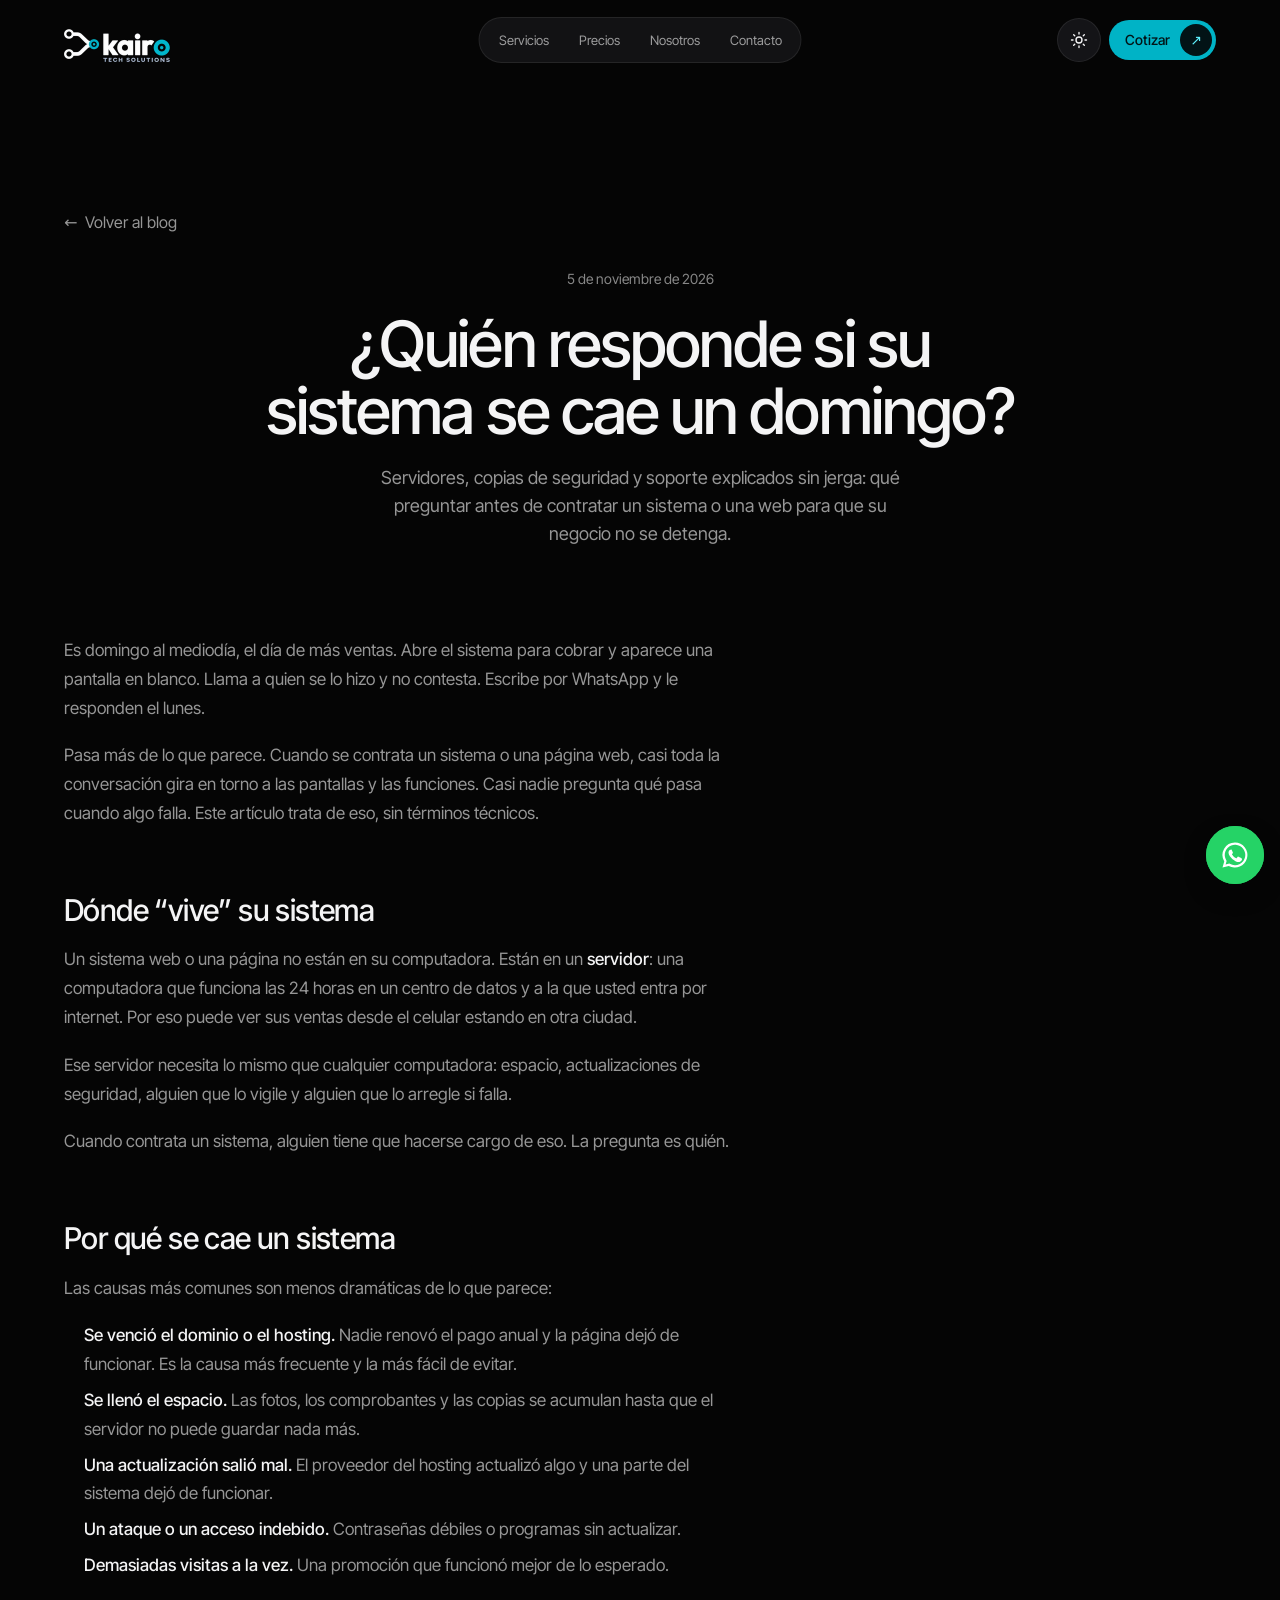
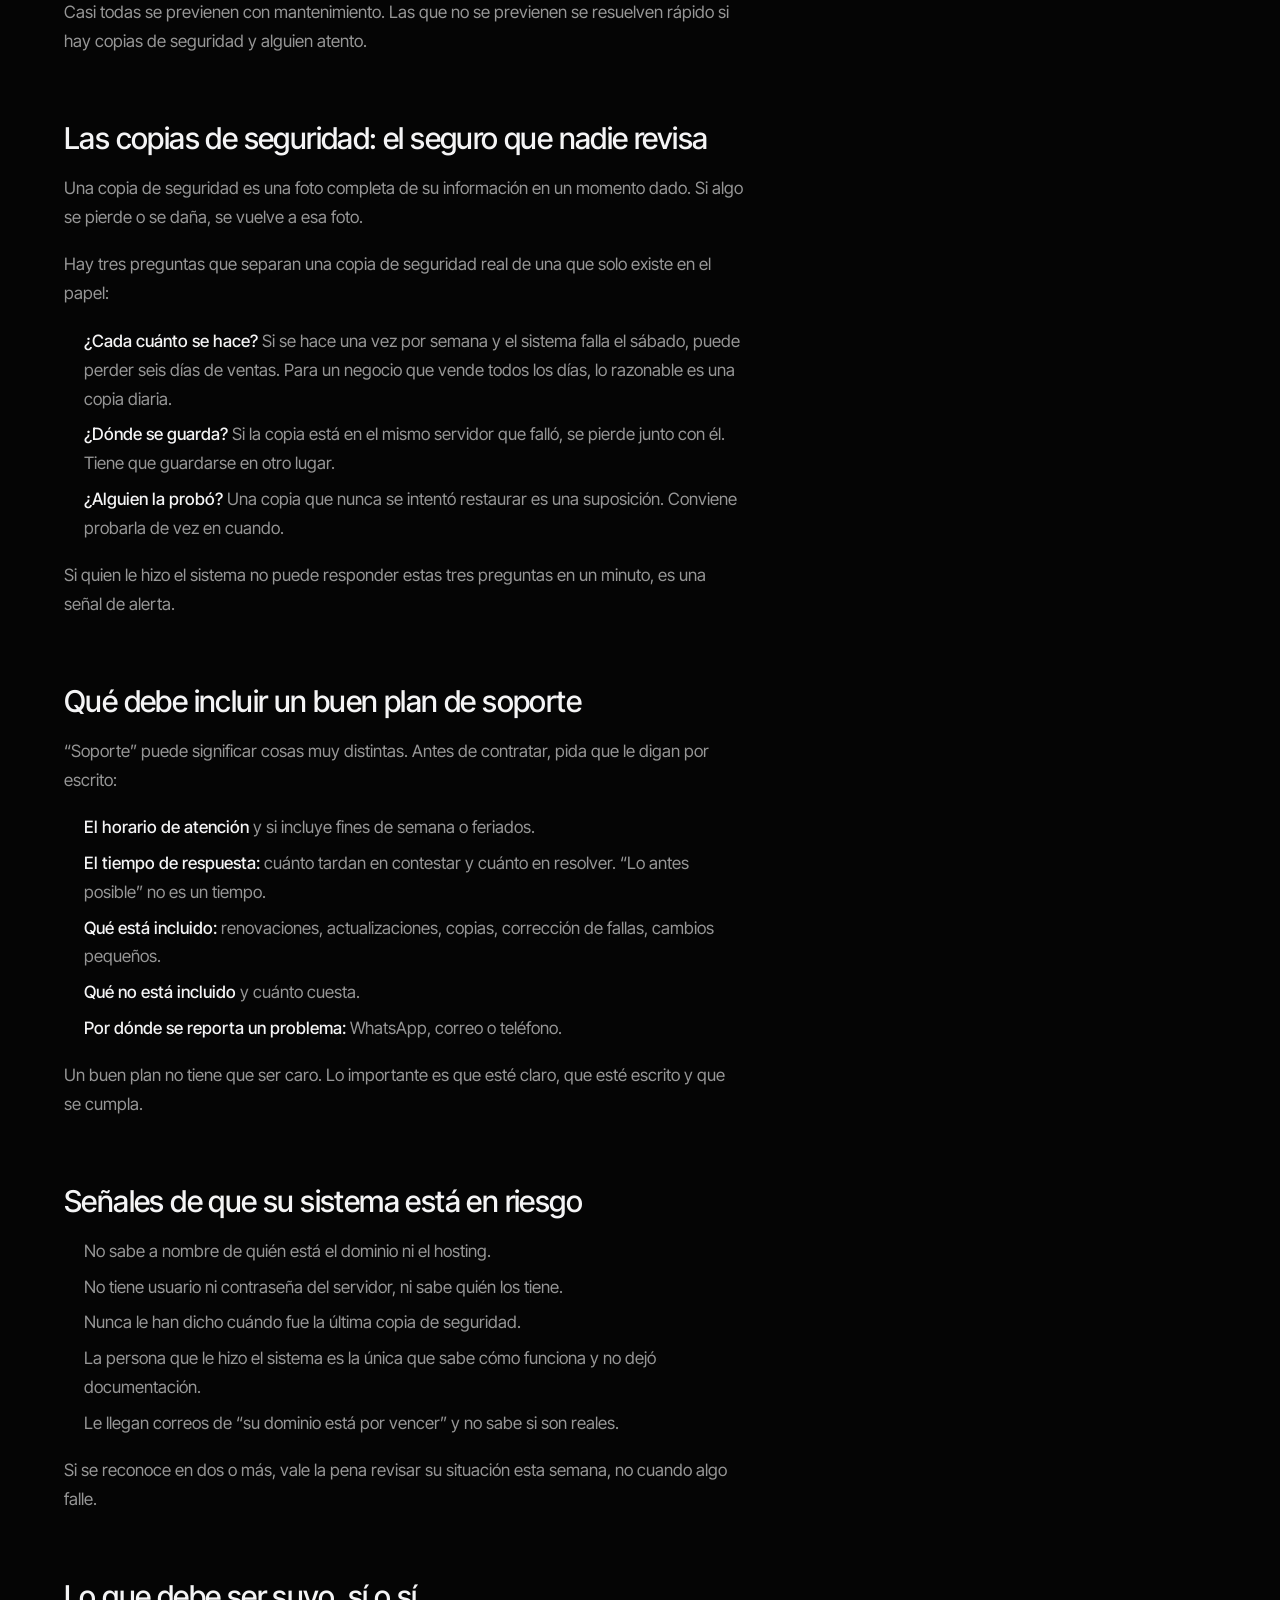
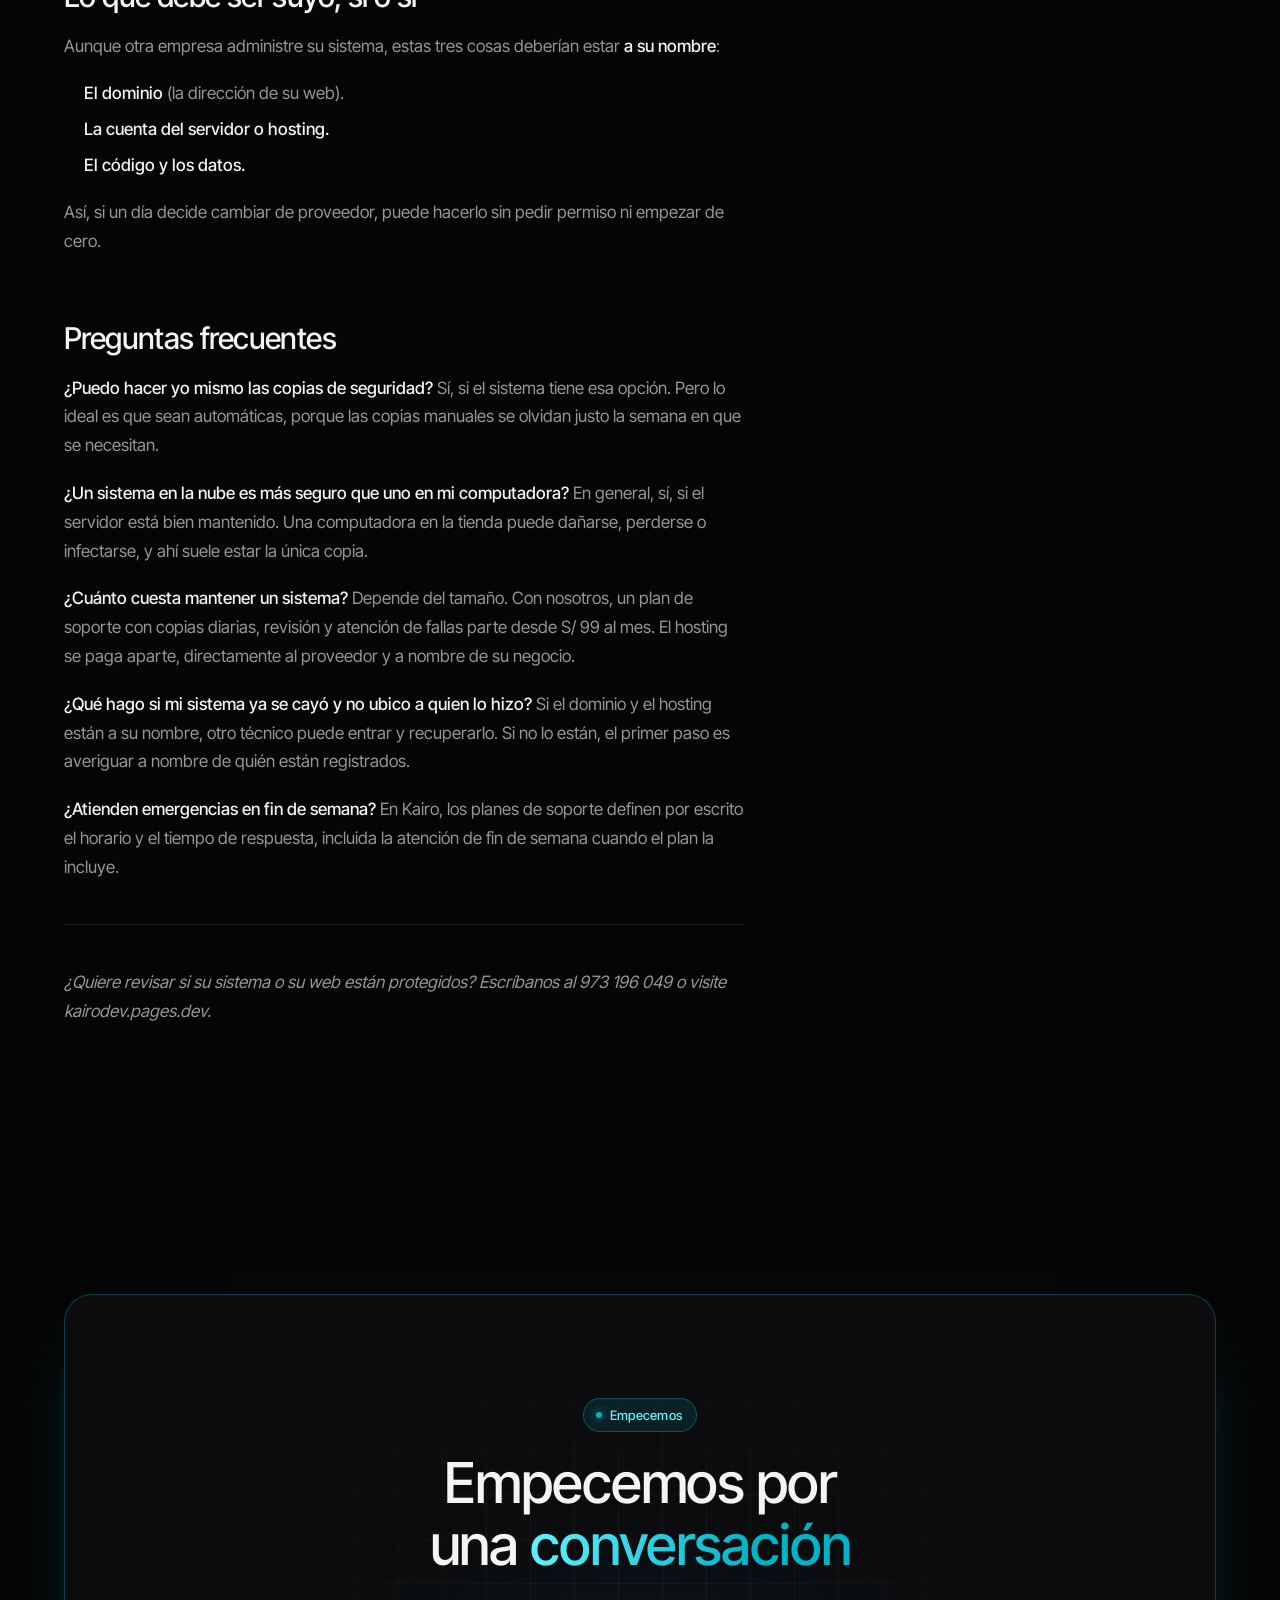
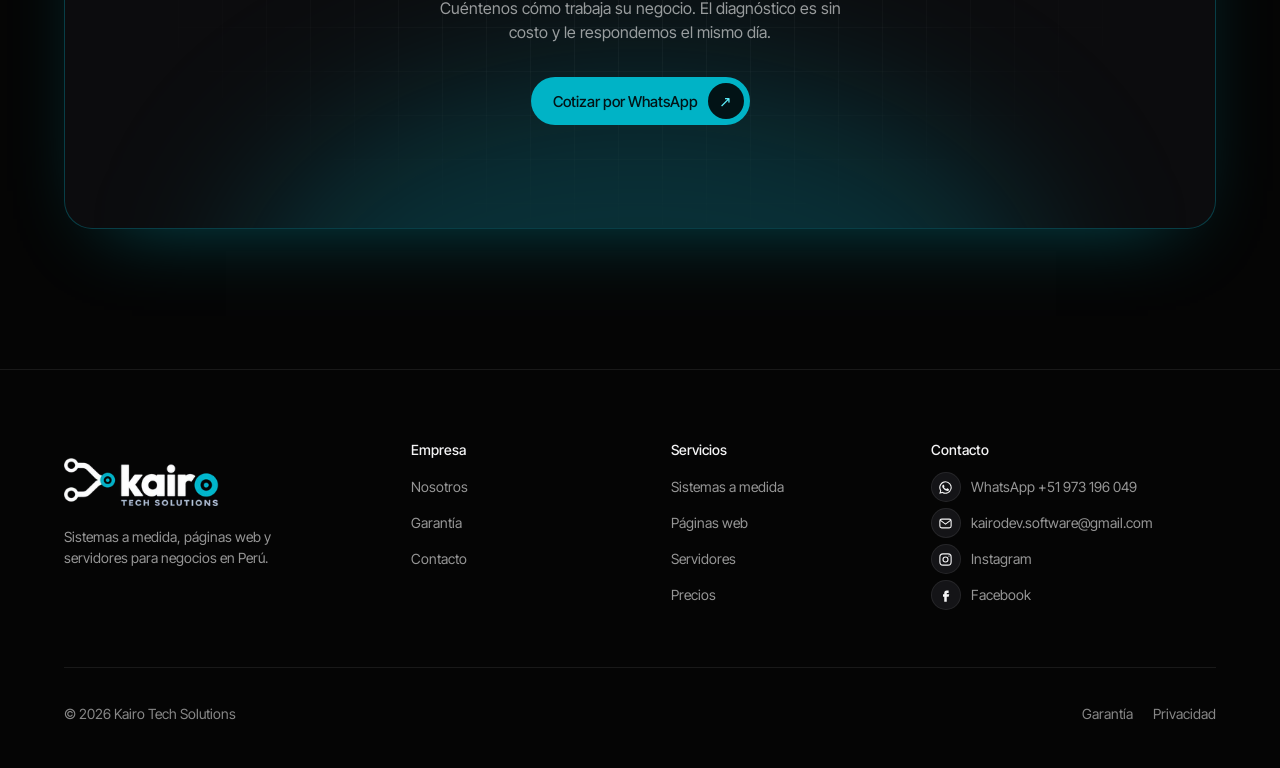
<file: blog/quien-responde-si-su-sistema-se-cae-un-domingo/index.html>
<!DOCTYPE html><html lang="es" data-tema="oscuro"><head><meta charset="utf-8"><script>
      // Antes de pintar: aplica el tema guardado para que no parpadee
      try { if (localStorage.getItem("tema") === "claro") document.documentElement.dataset.tema = "claro"; } catch (e) {}
    </script><meta name="viewport" content="width=device-width, initial-scale=1"><title>¿Quién responde si su sistema se cae un domingo? · Kairo Tech Solutions</title><link rel="preload" href="/_astro/inter-tight-latin-wght-normal.DX-nOvPD.woff2" as="font" type="font/woff2" crossorigin><link rel="preconnect" href="https://wa.me"><meta name="description" content="Servidores, copias de seguridad y soporte explicados sin jerga: qué preguntar antes de contratar un sistema o una web para que su negocio no se detenga."><link rel="canonical" href="https://kairodev.pages.dev/blog/quien-responde-si-su-sistema-se-cae-un-domingo/"><meta property="og:title" content="¿Quién responde si su sistema se cae un domingo? · Kairo Tech Solutions"><meta property="og:description" content="Servidores, copias de seguridad y soporte explicados sin jerga: qué preguntar antes de contratar un sistema o una web para que su negocio no se detenga."><meta property="og:image" content="https://kairodev.pages.dev/marca/logo-horizontal.png"><meta property="og:type" content="website"><meta property="og:locale" content="es_PE"><link rel="icon" href="/favicon.png"><link rel="apple-touch-icon" href="/apple-touch-icon.png"><meta name="theme-color" content="#050505"><script type="application/ld+json">{"@context":"https://schema.org","@type":"ProfessionalService","name":"Kairo Tech Solutions","url":"https://kairodev.pages.dev","description":"Sistemas a medida, páginas web y servidores para negocios en Perú. Trato directo con quien programa y garantía de 60 días.","logo":"https://kairodev.pages.dev/marca/logo-horizontal.png","image":"https://kairodev.pages.dev/marca/logo-horizontal.png","telephone":"+51973196049","email":"kairodev.software@gmail.com","areaServed":{"@type":"Country","name":"Perú"},"priceRange":"S/ 490 - S/ 1,490","sameAs":["https://www.instagram.com/kairo.techsolutions/","https://www.facebook.com/kairotechsolutions.pe"],"hasOfferCatalog":{"@type":"OfferCatalog","name":"Servicios","itemListElement":[{"@type":"Offer","name":"Página web de una página","price":"490","priceCurrency":"PEN"},{"@type":"Offer","name":"Web profesional","price":"890","priceCurrency":"PEN"},{"@type":"Offer","name":"Sistema de ventas, inventario o citas","price":"1490","priceCurrency":"PEN"},{"@type":"Offer","name":"Soporte mensual","price":"99","priceCurrency":"PEN"}]}}</script><style>/*! tailwindcss v4.3.5 | MIT License | https://tailwindcss.com */
@layer properties{@supports (((-webkit-hyphens:none)) and (not (margin-trim:block))) or ((-moz-orient:inline) and (not (color:rgb(from red r g b)))){*,:before,:after,::backdrop{--tw-rotate-x:initial;--tw-rotate-y:initial;--tw-rotate-z:initial;--tw-skew-x:initial;--tw-skew-y:initial;--tw-border-style:solid;--tw-shadow:0 0 #0000;--tw-shadow-color:initial;--tw-shadow-alpha:100%;--tw-inset-shadow:0 0 #0000;--tw-inset-shadow-color:initial;--tw-inset-shadow-alpha:100%;--tw-ring-color:initial;--tw-ring-shadow:0 0 #0000;--tw-inset-ring-color:initial;--tw-inset-ring-shadow:0 0 #0000;--tw-ring-inset:initial;--tw-ring-offset-width:0px;--tw-ring-offset-color:#fff;--tw-ring-offset-shadow:0 0 #0000;--tw-outline-style:solid;--tw-blur:initial;--tw-brightness:initial;--tw-contrast:initial;--tw-grayscale:initial;--tw-hue-rotate:initial;--tw-invert:initial;--tw-opacity:initial;--tw-saturate:initial;--tw-sepia:initial;--tw-drop-shadow:initial;--tw-drop-shadow-color:initial;--tw-drop-shadow-alpha:100%;--tw-drop-shadow-size:initial;--tw-backdrop-blur:initial;--tw-backdrop-brightness:initial;--tw-backdrop-contrast:initial;--tw-backdrop-grayscale:initial;--tw-backdrop-hue-rotate:initial;--tw-backdrop-invert:initial;--tw-backdrop-opacity:initial;--tw-backdrop-saturate:initial;--tw-backdrop-sepia:initial;--tw-ease:initial}}}@layer theme{:root,:host{--font-sans:-apple-system, BlinkMacSystemFont, "Segoe UI", Roboto, "Helvetica Neue", "Noto Sans", Arial, sans-serif, "Apple Color Emoji", "Segoe UI Emoji", "Segoe UI Symbol", "Noto Color Emoji";--font-mono:ui-monospace, SFMono-Regular, Menlo, Monaco, Consolas, "Liberation Mono", "Courier New", monospace;--ease-in:cubic-bezier(.4, 0, 1, 1);--ease-out:cubic-bezier(0, 0, .2, 1);--ease-in-out:cubic-bezier(.4, 0, .2, 1);--default-transition-duration:.15s;--default-transition-timing-function:cubic-bezier(.4, 0, .2, 1);--default-font-family:var(--font-sans);--default-mono-font-family:var(--font-mono)}}@layer base{*,:after,:before,::backdrop{box-sizing:border-box;border:0 solid;margin:0;padding:0}::file-selector-button{box-sizing:border-box;border:0 solid;margin:0;padding:0}html,:host{-webkit-text-size-adjust:100%;tab-size:4;line-height:1.5;font-family:var(--default-font-family,-apple-system, BlinkMacSystemFont, "Segoe UI", Roboto, "Helvetica Neue", "Noto Sans", Arial, sans-serif, "Apple Color Emoji", "Segoe UI Emoji", "Segoe UI Symbol", "Noto Color Emoji");font-feature-settings:var(--default-font-feature-settings,normal);font-variation-settings:var(--default-font-variation-settings,normal);-webkit-tap-highlight-color:transparent}hr{height:0;color:inherit;border-top-width:1px}abbr:where([title]){text-decoration:underline dotted}h1,h2,h3,h4,h5,h6{font-size:inherit;font-weight:inherit}a{color:inherit;-webkit-text-decoration:inherit;-webkit-text-decoration:inherit;-webkit-text-decoration:inherit;text-decoration:inherit}b,strong{font-weight:bolder}code,kbd,samp,pre{font-family:var(--default-mono-font-family,ui-monospace, SFMono-Regular, Menlo, Monaco, Consolas, "Liberation Mono", "Courier New", monospace);font-feature-settings:var(--default-mono-font-feature-settings,normal);font-variation-settings:var(--default-mono-font-variation-settings,normal);font-size:1em}small{font-size:80%}sub,sup{vertical-align:baseline;font-size:75%;line-height:0;position:relative}sub{bottom:-.25em}sup{top:-.5em}table{text-indent:0;border-color:inherit;border-collapse:collapse}:-moz-focusring:where(:not(iframe)){outline:auto}progress{vertical-align:baseline}summary{display:list-item}ol,ul,menu{list-style:none}img,svg,video,canvas,audio,iframe,embed,object{vertical-align:middle;display:block}img,video{max-width:100%;height:auto}button,input,select,optgroup,textarea{font:inherit;font-feature-settings:inherit;font-variation-settings:inherit;letter-spacing:inherit;color:inherit;opacity:1;background-color:#0000;border-radius:0}::file-selector-button{font:inherit;font-feature-settings:inherit;font-variation-settings:inherit;letter-spacing:inherit;color:inherit;opacity:1;background-color:#0000;border-radius:0}:where(select:is([multiple],[size])) optgroup{font-weight:bolder}:where(select:is([multiple],[size])) optgroup option{padding-inline-start:20px}::file-selector-button{margin-inline-end:4px}::placeholder{opacity:1}@supports (not ((-webkit-appearance:-apple-pay-button))) or (contain-intrinsic-size:1px){::placeholder{color:currentColor}@supports (color:color-mix(in lab, red, red)){::placeholder{color:color-mix(in oklab, currentcolor 50%, transparent)}}}textarea{resize:vertical}::-webkit-search-decoration{-webkit-appearance:none}::-webkit-date-and-time-value{min-height:1lh;text-align:inherit}::-webkit-datetime-edit{display:inline-flex}::-webkit-datetime-edit-fields-wrapper{padding:0}::-webkit-datetime-edit{padding-block:0}::-webkit-datetime-edit-year-field{padding-block:0}::-webkit-datetime-edit-month-field{padding-block:0}::-webkit-datetime-edit-day-field{padding-block:0}::-webkit-datetime-edit-hour-field{padding-block:0}::-webkit-datetime-edit-minute-field{padding-block:0}::-webkit-datetime-edit-second-field{padding-block:0}::-webkit-datetime-edit-millisecond-field{padding-block:0}::-webkit-datetime-edit-meridiem-field{padding-block:0}::-webkit-calendar-picker-indicator{line-height:1}:-moz-ui-invalid{box-shadow:none}button,input:where([type=button],[type=reset],[type=submit]){appearance:button}::file-selector-button{appearance:button}::-webkit-inner-spin-button{height:auto}::-webkit-outer-spin-button{height:auto}[hidden]:where(:not([hidden=until-found])){display:none!important}}@layer components;@layer utilities{.visible{visibility:visible}.flex{display:flex}.hidden{display:none}.transform{transform:var(--tw-rotate-x, ) var(--tw-rotate-y, ) var(--tw-rotate-z, ) var(--tw-skew-x, ) var(--tw-skew-y, )}.resize{resize:both}.flex-wrap{flex-wrap:wrap}.border{border-style:var(--tw-border-style);border-width:1px}.text-wrap{text-wrap:wrap}.ring{--tw-ring-shadow:var(--tw-ring-inset, ) 0 0 0 calc(1px + var(--tw-ring-offset-width)) var(--tw-ring-color,currentcolor);box-shadow:var(--tw-inset-shadow), var(--tw-inset-ring-shadow), var(--tw-ring-offset-shadow), var(--tw-ring-shadow), var(--tw-shadow)}.outline{outline-style:var(--tw-outline-style);outline-width:1px}.filter{filter:var(--tw-blur, ) var(--tw-brightness, ) var(--tw-contrast, ) var(--tw-grayscale, ) var(--tw-hue-rotate, ) var(--tw-invert, ) var(--tw-saturate, ) var(--tw-sepia, ) var(--tw-drop-shadow, )}.backdrop-filter{backdrop-filter:var(--tw-backdrop-blur, ) var(--tw-backdrop-brightness, ) var(--tw-backdrop-contrast, ) var(--tw-backdrop-grayscale, ) var(--tw-backdrop-hue-rotate, ) var(--tw-backdrop-invert, ) var(--tw-backdrop-opacity, ) var(--tw-backdrop-saturate, ) var(--tw-backdrop-sepia, )}.transition{transition-property:color,background-color,border-color,outline-color,text-decoration-color,fill,stroke,--tw-gradient-from,--tw-gradient-via,--tw-gradient-to,opacity,box-shadow,transform,translate,scale,rotate,filter,-webkit-backdrop-filter,backdrop-filter,display,content-visibility,overlay,pointer-events;transition-timing-function:var(--tw-ease,var(--default-transition-timing-function));transition-duration:var(--tw-duration,var(--default-transition-duration))}.ease-in{--tw-ease:var(--ease-in);transition-timing-function:var(--ease-in)}.ease-in-out{--tw-ease:var(--ease-in-out);transition-timing-function:var(--ease-in-out)}.ease-out{--tw-ease:var(--ease-out);transition-timing-function:var(--ease-out)}}@font-face{font-family:Inter Tight Variable;font-style:normal;font-display:swap;font-weight:100 900;src:url(/_astro/inter-tight-cyrillic-ext-wght-normal.okcGN4Nq.woff2)format("woff2-variations");unicode-range:U+460-52F,U+1C80-1C8A,U+20B4,U+2DE0-2DFF,U+A640-A69F,U+FE2E-FE2F}@font-face{font-family:Inter Tight Variable;font-style:normal;font-display:swap;font-weight:100 900;src:url(/_astro/inter-tight-cyrillic-wght-normal.BS41q_Tv.woff2)format("woff2-variations");unicode-range:U+301,U+400-45F,U+490-491,U+4B0-4B1,U+2116}@font-face{font-family:Inter Tight Variable;font-style:normal;font-display:swap;font-weight:100 900;src:url(/_astro/inter-tight-greek-ext-wght-normal.DQgQPNk4.woff2)format("woff2-variations");unicode-range:U+1F??}@font-face{font-family:Inter Tight Variable;font-style:normal;font-display:swap;font-weight:100 900;src:url(/_astro/inter-tight-greek-wght-normal.sS1B39LI.woff2)format("woff2-variations");unicode-range:U+370-377,U+37A-37F,U+384-38A,U+38C,U+38E-3A1,U+3A3-3FF}@font-face{font-family:Inter Tight Variable;font-style:normal;font-display:swap;font-weight:100 900;src:url(/_astro/inter-tight-vietnamese-wght-normal.TKKdAiBA.woff2)format("woff2-variations");unicode-range:U+102-103,U+110-111,U+128-129,U+168-169,U+1A0-1A1,U+1AF-1B0,U+300-301,U+303-304,U+308-309,U+323,U+329,U+1EA0-1EF9,U+20AB}@font-face{font-family:Inter Tight Variable;font-style:normal;font-display:swap;font-weight:100 900;src:url(/_astro/inter-tight-latin-ext-wght-normal.B4u9PlvR.woff2)format("woff2-variations");unicode-range:U+100-2BA,U+2BD-2C5,U+2C7-2CC,U+2CE-2D7,U+2DD-2FF,U+304,U+308,U+329,U+1D00-1DBF,U+1E00-1E9F,U+1EF2-1EFF,U+2020,U+20A0-20AB,U+20AD-20C0,U+2113,U+2C60-2C7F,U+A720-A7FF}@font-face{font-family:Inter Tight Variable;font-style:normal;font-display:swap;font-weight:100 900;src:url(/_astro/inter-tight-latin-wght-normal.DX-nOvPD.woff2)format("woff2-variations");unicode-range:U+??,U+131,U+152-153,U+2BB-2BC,U+2C6,U+2DA,U+2DC,U+304,U+308,U+329,U+2000-206F,U+20AC,U+2122,U+2191,U+2193,U+2212,U+2215,U+FEFF,U+FFFD}:root{color-scheme:dark;--tinte:255 255 255;--fondo:#050505;--superficie:#0c0c0e;--superficie-2:#141417;--borde:rgb(var(--tinte) / 8%);--borde-fuerte:rgb(var(--tinte) / 14%);--texto:#f4f4f5;--texto-2:rgb(var(--tinte) / 58%);--texto-3:rgb(var(--tinte) / 52%);--acento:#00b3c6;--acento-claro:#5ef2ff;--sobre-acento:#021316;--acento-texto:#5ef2ff;--superficie-3:#1d1d22;--nav-fijo:#050505cc;--nav-pildora:#161618d9;--sombra-tarjeta:inset 0 1px 0 #ffffff0d;--banda:#0a0a0c;--resalta:linear-gradient(90deg, #5ef2ff, #00b3c6 70%);--acento-suave:#00b3c61f;--fuente:"Inter Tight Variable", "Inter Tight", system-ui, sans-serif;--radio-s:12px;--radio-m:20px;--radio-l:28px;--pildora:999px;--margen:clamp(16px, 5vw, 80px);--seccion:clamp(88px, 12vw, 160px);--ancho:1200px;--ease:cubic-bezier(.22, 1, .36, 1);--rapido:.16s;--medio:.28s;--lento:.6s}:root[data-tema=claro]{color-scheme:light;--tinte:0 0 0;--fondo:#f6f6f7;--superficie:#fff;--superficie-2:#ececee;--superficie-3:#e2e2e5;--borde:#00000017;--borde-fuerte:#00000029;--texto:#0b0b0c;--texto-2:#000000a8;--texto-3:#00000094;--acento-texto:#00707d;--nav-fijo:#f6f6f7d9;--nav-pildora:#ffffffd9;--sombra-tarjeta:0 1px 2px #0000000a, 0 8px 24px -12px #0000001a;--banda:#ebedf0;--resalta:linear-gradient(90deg, #00808f, #00a3b5 70%)}[data-tema=claro] .tarjeta{background:var(--superficie)}[data-tema=claro] .tarjeta--destacada{background:radial-gradient(120% 50% at 50% 0%, #00b3c61a, transparent 70%), var(--superficie)}[data-tema=claro] .btn--primario:hover{box-shadow:0 8px 24px -8px #00b3c699}.logo-claro{display:none!important}[data-tema=claro] .logo-claro{display:block!important}[data-tema=claro] .logo-oscuro{display:none!important}.cambiando-tema,.cambiando-tema *{transition:background-color var(--medio), color var(--medio), border-color var(--medio)!important}html{background:var(--fondo);color:var(--texto);-webkit-font-smoothing:antialiased;scroll-behavior:smooth;scroll-padding-top:80px}body{font-family:var(--fuente);margin:0;font-size:16px;line-height:1.55;overflow-x:hidden}a{color:inherit;text-decoration:none}img{max-width:100%;height:auto;display:block}h1,h2,h3{text-wrap:balance;margin:0;font-weight:500}h2{letter-spacing:-.02em;font-size:clamp(32px,3.2vw,48px);line-height:1.1}h3{letter-spacing:-.01em;font-size:20px;line-height:1.3}p{margin:0}:focus-visible{outline:2px solid var(--acento);outline-offset:3px;border-radius:6px}.sr-only{clip:rect(0 0 0 0);white-space:nowrap;width:1px;height:1px;position:absolute;overflow:hidden}.contenedor{width:100%;max-width:calc(var(--ancho) + 2 * var(--margen));padding-inline:var(--margen);margin-inline:auto}.seccion{padding-block:var(--seccion)}.btn{border-radius:var(--pildora);cursor:pointer;min-height:48px;transition:transform var(--rapido) var(--ease), background-color var(--rapido), box-shadow var(--medio);border:0;align-items:center;gap:10px;padding:6px 6px 6px 22px;font-family:inherit;font-size:15px;font-weight:500;display:inline-flex}.btn:active{transform:scale(.97)}.btn--primario{background:var(--acento);color:var(--sobre-acento)}.btn--primario:hover{background:var(--acento-claro);box-shadow:0 0 32px #00b3c659}.btn__flecha{border-radius:var(--pildora);background:var(--sobre-acento);width:36px;height:36px;color:var(--acento-claro);transition:transform var(--medio) var(--ease);place-items:center;display:grid}.btn--primario:hover .btn__flecha{transform:rotate(-45deg)}.btn--secundario{background:var(--superficie-2);color:var(--texto);border:1px solid var(--borde);padding:0 22px}.btn--secundario:hover{background:var(--superficie-3)}.btn--chico{min-height:40px;padding:4px 4px 4px 16px;font-size:14px}.btn--chico .btn__flecha{width:32px;height:32px}.nav{z-index:40;padding:18px var(--margen);transition:background-color var(--medio), border-color var(--medio), padding var(--medio) var(--ease);border-bottom:1px solid #0000;justify-content:space-between;align-items:center;gap:16px;display:flex;position:fixed;inset:0 0 auto}.nav--fijo{background:var(--nav-fijo);border-bottom-color:var(--borde);padding-block:10px}.nav__logo img{width:auto;height:44px}.nav__links{border:1px solid var(--borde);border-radius:var(--pildora);background:var(--nav-pildora);gap:2px;padding:5px;display:flex;position:absolute;left:50%;transform:translate(-50%)}.nav__links a{border-radius:var(--pildora);color:var(--texto-2);transition:color var(--rapido), background-color var(--rapido);padding:7px 14px;font-size:13px}.nav__links a:hover,.nav__links a[aria-current=page]{color:var(--texto);background:rgb(var(--tinte) / 6%)}.nav__boton-menu{border-radius:var(--pildora);border:1px solid var(--borde);background:var(--superficie-2);width:44px;height:44px;color:var(--texto);cursor:pointer;place-items:center;display:none}.nav__boton-menu svg{width:18px;height:18px}.nav__acciones{align-items:center;gap:8px;display:flex}.tema{border-radius:var(--pildora);border:1px solid var(--borde);background:var(--superficie-2);width:44px;height:44px;color:var(--texto);cursor:pointer;transition:background-color var(--rapido), transform var(--rapido) var(--ease);place-items:center;display:grid}.tema:hover{background:var(--superficie-3)}.tema:active{transform:scale(.94)}.tema svg{width:18px;height:18px}.tema .icono-luna,[data-tema=claro] .tema .icono-sol{display:none}[data-tema=claro] .tema .icono-luna{display:block}.menu-movil{z-index:50;padding:18px var(--margen) 32px;background:var(--fondo);opacity:0;visibility:hidden;transition:opacity var(--medio) var(--ease), transform var(--medio) var(--ease), visibility 0s linear var(--medio);flex-direction:column;display:flex;position:fixed;inset:0;transform:translateY(-8px)}.menu-movil[data-abierto]{opacity:1;visibility:visible;transition-delay:0s;transform:none}.menu-movil__cabecera{justify-content:space-between;align-items:center;display:flex}.menu-movil__cabecera img{width:auto;height:44px}.menu-movil nav{flex-direction:column;margin-top:40px;display:flex}.menu-movil nav a{letter-spacing:-.02em;border-bottom:1px solid var(--borde);padding:12px 0;font-size:28px;display:block}.menu-movil .btn{justify-content:space-between;margin-top:auto}@media (width<=900px){.nav__links,.nav .btn--chico{display:none}.nav__boton-menu{display:grid}}.hero{background:var(--fondo);isolation:isolate;min-height:100svh;position:relative;overflow:hidden}.hero [data-globo]{z-index:0;opacity:0;transition:opacity 1.6s .2s;position:absolute;inset:0;-webkit-mask-image:linear-gradient(#000 58%,#0009 76%,#0000 94%);mask-image:linear-gradient(#000 58%,#0009 76%,#0000 94%)}.globo-listo [data-globo]{opacity:1}.hero__contenido{z-index:2;grid-template-columns:1fr auto;align-items:end;gap:32px;padding:0 clamp(16px,7vw,120px) clamp(36px,8vh,80px);display:grid;position:absolute;inset:auto 0 0}.hero h1{letter-spacing:-.025em;margin-bottom:14px;font-size:clamp(40px,4.4vw,68px);line-height:1.08}.hero h1 .l{display:block}.hero .rota{display:inline-block}.hero__bajada{max-width:40ch;color:var(--texto-2);margin-bottom:26px;font-size:15px;line-height:1.5}.hero__acciones{flex-wrap:wrap;gap:10px;display:flex}.canales{color:var(--texto-2);align-items:center;gap:10px;font-size:13px;display:flex}.canales a{background:var(--superficie-2);border:1px solid var(--borde);width:44px;height:44px;color:var(--texto);transition:background-color var(--rapido), color var(--rapido);border-radius:50%;place-items:center;display:grid}.canales a:hover{background:var(--acento);color:var(--sobre-acento)}.canales svg{width:18px;height:18px}@media (width<=860px){.hero__contenido{grid-template-columns:1fr;gap:28px;padding-bottom:32px}.hero h1{font-size:clamp(36px,10vw,46px)}}.cierre__nosotros{font-size:14px;color:var(--texto-3)!important}.cierre__nosotros a{color:var(--acento);text-underline-offset:3px;text-decoration:underline}.wa-flotante{right:max(16px, env(safe-area-inset-right));bottom:max(16px, env(safe-area-inset-bottom));z-index:45;color:#fff;width:58px;height:58px;transition:transform var(--rapido), box-shadow var(--rapido);background:#25d366;border-radius:50%;place-items:center;display:grid;position:fixed;box-shadow:0 10px 30px -8px #00000073}.wa-flotante:hover{transform:translateY(-3px);box-shadow:0 14px 34px -8px #0000008c}.wa-flotante svg{width:30px;height:30px}.wa-flotante:after{content:"";border-radius:inherit;pointer-events:none;border:2px solid #25d366;animation:2.4s ease-out infinite wa-latido;position:absolute;inset:0}@keyframes wa-latido{0%{opacity:.7;transform:scale(1)}to{opacity:0;transform:scale(1.35)}}@media (prefers-reduced-motion:reduce){.wa-flotante:after{opacity:0;animation:none}}body:has(.menu-movil[data-abierto]) .wa-flotante{display:none}.aparece{opacity:0;filter:blur(8px);animation:aparece .9s var(--ease) forwards;transform:translateY(14px)}.aparece:nth-child(2){animation-delay:.12s}.d1{animation-delay:.3s}.d2{animation-delay:.42s}.d3{animation-delay:.54s}@keyframes aparece{to{opacity:1;filter:blur();transform:none}}.listo .aparece{opacity:1;filter:none;animation:none;transform:none}.listo [data-globo]{opacity:1;transition:none}.js-anim [data-revelar]{opacity:0;filter:blur(6px);transition:opacity var(--lento) var(--ease), filter var(--lento) var(--ease), transform var(--lento) var(--ease);transform:translateY(16px)}.js-anim [data-revelar].visto{opacity:1;filter:none;transform:none}.js-anim [data-revelar].fin{transition:none}.cabecera{gap:20px;margin-bottom:clamp(40px,6vw,72px);display:grid}.cabecera p{color:var(--texto-2);max-width:52ch}.cabecera--centrada{text-align:center;justify-items:center}.cabecera--centrada h2{max-width:18ch}.etiqueta{border-radius:var(--pildora);background:var(--acento-suave);color:var(--acento-texto);letter-spacing:.02em;border:1px solid #00b3c659;align-items:center;gap:8px;padding:6px 14px 6px 12px;font-size:13px;font-weight:500;display:inline-flex}.etiqueta:before{content:"";background:var(--acento);width:6px;height:6px;box-shadow:0 0 10px var(--acento);border-radius:50%}.cabecera--centrada .etiqueta{margin-bottom:-4px}.resalta{background:var(--resalta);color:#0000;-webkit-background-clip:text;background-clip:text}.cabecera--centrada p{margin-inline:auto}.seccion--banda{isolation:isolate;background:var(--banda);border-block:1px solid var(--borde);position:relative}.seccion--banda:before{content:"";z-index:-1;pointer-events:none;background-image:linear-gradient(rgb(var(--tinte) / 5%) 1px, transparent 1px), linear-gradient(90deg, rgb(var(--tinte) / 5%) 1px, transparent 1px);background-position:top;background-size:56px 56px;position:absolute;inset:0;-webkit-mask-image:radial-gradient(70% 60% at 50% 0,#000,#0000 75%);mask-image:radial-gradient(70% 60% at 50% 0,#000,#0000 75%)}.seccion--banda .ruta__nodo{box-shadow:0 0 0 8px var(--banda)}.seccion--banda .ruta li:hover .ruta__nodo{box-shadow:0 0 0 8px var(--banda), 0 0 32px #00b3c64d}.seccion--banda+.seccion--banda{border-top:0}.tarjeta{border-radius:var(--radio-m);background:linear-gradient(180deg, rgb(var(--tinte) / 4%), rgb(var(--tinte) / 1.5%));border:1px solid var(--borde);box-shadow:var(--sombra-tarjeta);transition:border-color var(--medio);transition:border-color var(--medio), transform var(--medio) var(--ease), box-shadow var(--medio);padding:28px;position:relative}@media (hover:hover){.tarjeta:hover{box-shadow:var(--sombra-tarjeta), 0 18px 40px -20px #00b3c659;border-color:#00b3c666;transform:translateY(-4px)}.grafico.tarjeta:hover,.panel.tarjeta:hover{transform:none}}.tarjeta p{color:var(--texto-2)}.tarjeta--destacada{background:radial-gradient(120% 50% at 50% 0%, #00b3c61f, transparent 70%), linear-gradient(180deg, rgb(var(--tinte) / 4%), rgb(var(--tinte) / 1.5%));border-color:#00b3c666}.tarjeta--destacada:hover{border-color:#00b3c699}.ejemplo{border-radius:var(--pildora);border:1px dashed var(--borde-fuerte);color:var(--texto-3);white-space:nowrap;align-items:center;padding:2px 8px;font-size:11px;line-height:1.6;display:inline-flex}.punto{background:var(--acento);width:6px;height:6px;box-shadow:0 0 10px var(--acento);border-radius:50%;flex:none}.frag{border:1px solid var(--borde);border-radius:var(--radio-s);background:var(--fondo);color:var(--texto-2);font-size:13px;overflow:hidden}.frag__barra{border-bottom:1px solid var(--borde);color:var(--texto);justify-content:space-between;align-items:center;gap:12px;padding:10px 14px;display:flex}.frag table{border-collapse:collapse;font-variant-numeric:tabular-nums;width:100%}.frag th{text-align:left;color:var(--texto-3);padding:8px 14px;font-weight:400}.frag td{border-top:1px solid var(--borde);padding:9px 14px}.frag td:not(:first-child),.frag th:not(:first-child){text-align:right}.frag td:first-child{color:var(--texto)}.frag td:not(:first-child){white-space:nowrap}@media (width<=480px){.frag th,.frag td{padding-inline:10px}}.cian{color:var(--acento-texto)}.pilar__icono{width:52px;height:52px;color:var(--acento-texto);background:linear-gradient(145deg,#00b3c638,#00b3c60f);border:1px solid #00b3c659;border-radius:14px;flex:none;place-items:center;display:grid;box-shadow:inset 0 1px #ffffff14,0 8px 24px -12px #00b3c699}.pilar__icono svg{width:24px;height:24px}.pilar ul,.servicio ul{color:var(--texto-2);gap:8px;margin:0;padding:0;font-size:14px;list-style:none;display:grid}.pilar li,.servicio li{align-items:center;gap:10px;display:flex}.pilar li svg,.servicio li svg{width:16px;height:16px;color:var(--acento-texto);flex:none}.pilares{grid-template-columns:repeat(3,1fr);gap:16px;display:grid}.pilar{align-content:start;gap:16px;padding:32px 28px;display:grid}.pilar h3{margin-top:6px}.pilar ul{border-top:1px solid var(--borde);padding-top:18px}@media (width<=960px){.pilares{grid-template-columns:1fr}}.servicios{grid-template-columns:repeat(2,1fr);gap:16px;display:grid}.servicio{align-content:start;gap:14px;padding:32px;display:grid}.servicio__cabeza{justify-content:space-between;align-items:start;margin-bottom:8px;display:flex}.servicio__num{letter-spacing:-.04em;color:#0000;-webkit-text-stroke:1px var(--borde-fuerte);font-size:44px;font-weight:500;line-height:1}.servicio h3{font-size:24px}.servicio ul{border-block:1px solid var(--borde);grid-template-columns:1fr 1fr;gap:10px 16px;margin:8px 0 6px;padding:18px 0}.servicio .enlace-flecha{justify-self:start}@media (width<=860px){.servicios{grid-template-columns:1fr}}@media (width<=420px){.servicio{padding:24px 20px}.servicio ul{grid-template-columns:1fr}}.lista{margin:8px 0 0;padding:0;list-style:none;display:grid}.lista li{border-top:1px solid var(--borde);align-items:baseline;gap:14px;padding:14px 0;display:flex}.lista li .punto{transform:translateY(-3px)}.app{border-radius:var(--radio-m);border:1px solid var(--borde-fuerte);background:var(--superficie);max-width:1040px;color:var(--texto-2);margin-inline:auto;font-size:13px;overflow:hidden;box-shadow:0 40px 100px -40px #00b3c659,0 20px 50px -30px #00000080}.app__barra{border-bottom:1px solid var(--borde);background:var(--superficie-2);align-items:center;gap:14px;padding:12px 16px;display:flex}.app__puntos{gap:6px;display:flex}.app__puntos i{border-radius:50%;width:10px;height:10px}.app__puntos i:first-child{background:#ff5f57}.app__puntos i:nth-child(2){background:#febc2e}.app__puntos i:last-child{background:#28c840}.app__url{border-radius:var(--pildora);background:var(--fondo);max-width:320px;color:var(--texto-3);text-align:center;flex:1;margin-inline:auto;padding:4px 12px;font-size:12px}.app__cuerpo{grid-template-columns:170px 1fr;min-height:380px;display:grid}.app__menu{border-right:1px solid var(--borde);align-content:start;gap:2px;padding:16px 10px;display:grid}.app__menu span{border-radius:8px;padding:8px 12px}.app__menu .activo{background:var(--acento-suave);color:var(--acento-texto)}.app__main{align-content:start;gap:16px;padding:20px;display:grid}.app__saludo{gap:2px;display:grid}.app__saludo b{color:var(--texto);font-size:18px;font-weight:500}.app__kpis{grid-template-columns:repeat(3,1fr);gap:12px;display:grid}.app__kpi{border-radius:var(--radio-s);border:1px solid var(--borde);background:var(--fondo);gap:4px;padding:14px;display:grid}.app__kpi b{letter-spacing:-.02em;color:var(--texto);font-variant-numeric:tabular-nums;white-space:nowrap;font-size:clamp(20px,2.2vw,26px);font-weight:500}.app__kpi small{color:var(--texto-3);font-size:12px}.app__kpi small.sube{color:#16a34a}.app__kpi small.alerta{color:var(--acento-texto)}.app__fila{grid-template-columns:1.4fr 1fr;gap:12px;display:grid}.app__grafico,.app__lista{border-radius:var(--radio-s);border:1px solid var(--borde);background:var(--fondo);padding:14px}.app__titulo{color:var(--texto);justify-content:space-between;gap:8px;margin-bottom:10px;display:flex}.app__grafico svg{width:100%;height:130px;display:block}.app__dias{color:var(--texto-3);justify-content:space-between;margin-top:6px;font-size:11px;display:flex}.app__mov{border-top:1px solid var(--borde);grid-template-columns:auto 1fr auto;align-items:center;gap:10px;padding:9px 0;display:grid}.app__hora{color:var(--texto-3);font-variant-numeric:tabular-nums}.app__det{color:var(--texto);display:grid}.app__det small{color:var(--texto-3);font-size:11px}.app__mov b{color:var(--texto);font-variant-numeric:tabular-nums;font-weight:500}.app__puntos-lista{grid-template-columns:repeat(3,1fr);gap:24px;max-width:1040px;margin:40px auto 0;display:grid}.app__puntos-lista>div{align-items:baseline;gap:14px;display:flex}.app__puntos-lista .punto{transform:translateY(-3px)}.app__puntos-lista b{color:var(--texto);margin-bottom:4px;font-weight:500;display:block}.app__puntos-lista p{color:var(--texto-2);font-size:15px}@media (width<=900px){.app__cuerpo{grid-template-columns:1fr}.app__menu{border-right:0;border-bottom:1px solid var(--borde);padding:10px;display:flex;overflow:hidden}.app__menu span{white-space:nowrap}.app__fila{grid-template-columns:1fr}.app__puntos-lista{grid-template-columns:1fr;gap:16px}}@media (width<=560px){.app__kpis{grid-template-columns:1fr 1fr}.app__kpi:first-child{grid-column:1/-1}.app__barra .ejemplo{display:none}.app__main{padding:14px}}.ruta{position:relative}.ruta ol{grid-template-columns:repeat(5,1fr);gap:24px;margin:0;padding:0;list-style:none;display:grid;position:relative}.ruta li{text-align:center;align-content:start;justify-items:center;gap:10px;display:grid}.ruta h3{margin-top:14px;font-size:18px}.ruta p{color:var(--texto-2);max-width:24ch;font-size:15px}.ruta__linea{background:linear-gradient(90deg, var(--acento), #00b3c659 60%, var(--borde-fuerte));transform-origin:0;height:2px;transition:transform 1.2s var(--ease) .2s;border-radius:2px;position:absolute;top:36px;left:10%;right:10%}.js-anim .ruta .ruta__linea{transform:scaleX(0)}.js-anim .ruta.visto .ruta__linea{transform:none}.js-anim .ruta.fin .ruta__linea{transition:none}.ruta__nodo{background:var(--superficie);border:1px solid var(--borde-fuerte);width:72px;height:72px;color:var(--texto);box-shadow:0 0 0 8px var(--fondo);transition:border-color var(--medio), box-shadow var(--medio), color var(--medio);border-radius:50%;place-items:center;display:grid;position:relative}.ruta__nodo svg{width:28px;height:28px}.ruta__num{background:var(--acento);width:24px;height:24px;color:var(--sobre-acento);font-variant-numeric:tabular-nums;border-radius:50%;place-items:center;font-size:12px;font-weight:600;display:grid;position:absolute;top:-2px;right:-2px}.ruta li:hover .ruta__nodo{border-color:var(--acento);color:var(--acento-texto);box-shadow:0 0 0 8px var(--fondo), 0 0 32px #00b3c64d}.ruta__recibe{border-radius:var(--pildora);background:var(--acento-suave);color:var(--acento-texto);white-space:nowrap;margin-top:4px;padding:4px 12px;font-size:12px}@media (width<=960px){.ruta ol{grid-template-columns:1fr;gap:28px}.ruta li{text-align:left;grid-template-columns:72px 1fr;justify-items:start;gap:6px 20px}.ruta__nodo{grid-row:span 3}.ruta h3{margin-top:6px}.ruta p{max-width:46ch}.ruta__linea{transform-origin:top;background:linear-gradient(180deg, var(--acento), #00b3c659 60%, var(--borde-fuerte));width:2px;height:auto;inset:36px auto 36px 35px}.js-anim .ruta .ruta__linea{transform:scaleY(0)}}.cifras{grid-template-columns:1fr 1fr;gap:16px;display:grid}.cifras .tarjeta{align-content:space-between;gap:10px;min-height:180px;display:grid}.cifra{letter-spacing:-.03em;font-variant-numeric:tabular-nums;white-space:nowrap;font-size:clamp(32px,3.4vw,52px);line-height:1}.cifras p{font-size:15px}@media (width<=480px){.cifras{grid-template-columns:1fr}.cifras .tarjeta{min-height:0}}.rubros{grid-template-columns:repeat(3,1fr);gap:16px;display:grid}.rubro{align-items:flex-start;gap:18px;padding:24px;display:flex}.rubro h3{margin-bottom:6px;font-size:18px}.rubro p{font-size:15px}.rubros__nota{color:var(--texto-2);flex-wrap:wrap;justify-content:center;align-items:center;gap:4px 14px;margin-top:36px;display:flex}@media (width<=960px){.rubros{grid-template-columns:1fr 1fr}}@media (width<=640px){.rubros{grid-template-columns:1fr}}.planes{grid-template-columns:repeat(3,1fr);align-items:stretch;gap:16px;display:grid}.plan{flex-direction:column;gap:20px;display:flex}.plan__cabeza{gap:4px;display:grid}.plan__cabeza h3{justify-content:space-between;align-items:center;gap:8px;font-size:18px;display:flex}.plan__insignia{border-radius:var(--pildora);background:var(--fondo);color:var(--acento-texto);letter-spacing:0;white-space:nowrap;border:1px solid #00b3c680;padding:3px 10px;font-size:12px;font-weight:400;position:absolute;top:-12px;left:28px}.plan__para{font-size:14px}.plan__precio{gap:2px;display:grid}.plan__precio small{color:var(--texto-3);font-size:13px}.plan__precio strong{letter-spacing:-.03em;font-variant-numeric:tabular-nums;font-size:40px;font-weight:500;line-height:1.05}.plan ul{border-top:1px solid var(--borde);color:var(--texto-2);flex:1;align-content:start;gap:10px;margin:0;padding:20px 0 0;font-size:14px;list-style:none;display:grid}.plan li{align-items:flex-start;gap:10px;display:flex}.plan li svg{width:16px;height:16px;color:var(--texto-3);flex:none;margin-top:3px}.plan--destacado li svg{color:var(--acento-texto)}.plan .btn{justify-content:center}.plan .btn--primario{justify-content:space-between}.planes__nota{text-align:center;color:var(--texto-3);margin-top:28px;font-size:14px}@media (width<=900px){.planes{grid-template-columns:1fr}}@media (width<=620px){.planes{grid-template-columns:1fr}}.quien{margin-bottom:0}.quien h2{max-width:20ch}.quien__texto{justify-items:center;gap:16px;display:grid}.quien__texto p{color:var(--texto-2);max-width:58ch;font-size:18px;line-height:1.6}.quien__texto .enlace-flecha{margin-top:4px}.enlace-flecha{min-height:44px;color:var(--texto);border-bottom:1px solid var(--borde-fuerte);transition:border-color var(--rapido), color var(--rapido);align-items:center;gap:8px;display:inline-flex}.enlace-flecha:hover{color:var(--acento-texto);border-color:var(--acento)}.preguntas{border-top:1px solid var(--borde);max-width:760px;margin-inline:auto}.preguntas details{border-bottom:1px solid var(--borde)}.preguntas summary{cursor:pointer;letter-spacing:-.01em;justify-content:space-between;align-items:center;gap:24px;min-height:64px;padding:18px 0;font-size:17px;list-style:none;display:flex}.preguntas summary::-webkit-details-marker{display:none}.preguntas summary svg{width:18px;height:18px;color:var(--texto-3);transition:transform var(--medio) var(--ease), color var(--rapido);flex:none}.preguntas summary:hover svg{color:var(--texto)}.preguntas details[open] summary svg{color:var(--acento-texto);transform:rotate(45deg)}.preguntas details p{color:var(--texto-2);max-width:62ch;padding:0 48px 24px 0}.cierre{text-align:center;padding-block:clamp(64px,9vw,120px) clamp(80px,11vw,140px);position:relative}.cierre__caja{isolation:isolate;border-radius:var(--radio-l);background:var(--superficie);border:1px solid #00b3c64d;justify-items:center;gap:20px;padding:clamp(56px,8vw,104px) clamp(20px,5vw,64px);display:grid;position:relative;overflow:hidden;box-shadow:0 30px 80px -40px #00b3c673}.cierre__caja:before{content:"";z-index:-1;background-image:linear-gradient(rgb(var(--tinte) / 5%) 1px, transparent 1px), linear-gradient(90deg, rgb(var(--tinte) / 5%) 1px, transparent 1px);background-position:50%;background-size:44px 44px;position:absolute;inset:0;-webkit-mask-image:radial-gradient(60% 70%,#000,#0000 80%);mask-image:radial-gradient(60% 70%,#000,#0000 80%)}.cierre__caja:after{content:"";z-index:-1;filter:blur(80px);background:#00b3c638;border-radius:50%;width:70%;height:90%;position:absolute;bottom:-60%;left:50%;transform:translate(-50%)}.cierre h2{max-width:16ch;font-size:clamp(36px,4.4vw,64px)}.cierre p{color:var(--texto-2);max-width:46ch;margin-bottom:12px}.pie{border-top:1px solid var(--borde);color:var(--texto-2);background:var(--fondo);padding-block:72px 32px;font-size:14px}[data-tema=claro] .pie{color-scheme:dark;--tinte:255 255 255;--fondo:#050505;--superficie-2:#141417;--borde:#ffffff14;--borde-fuerte:#ffffff24;--texto:#f4f4f5;--texto-2:#ffffff9e;--texto-3:#ffffff85;--acento-texto:#5ef2ff;border-top-color:#0000}[data-tema=claro] .pie .logo-oscuro{display:block!important}[data-tema=claro] .pie .logo-claro{display:none!important}.pie__grilla{grid-template-columns:1.4fr 1fr 1fr 1.3fr;gap:40px;display:grid}.pie__marca img{width:auto;height:64px;margin-bottom:20px}.pie__contactos a{gap:10px;min-height:40px}.pie__icono{border:1px solid var(--borde);background:var(--superficie-2);width:30px;height:30px;color:var(--texto);transition:background-color var(--rapido), color var(--rapido), border-color var(--rapido);border-radius:50%;flex:none;place-items:center;display:grid}.pie__icono svg{width:15px;height:15px}.pie__contactos a:hover .pie__icono{background:var(--acento);border-color:var(--acento);color:var(--sobre-acento)}.pie__marca p{max-width:32ch}.pie h2{letter-spacing:0;color:var(--texto);margin-bottom:14px;font-size:14px}.pie ul{gap:4px;margin:0;padding:0;list-style:none;display:grid}.pie ul a{min-height:32px;transition:color var(--rapido);align-items:center;display:inline-flex}.pie ul a:hover{color:var(--texto)}.pie__final{border-top:1px solid var(--borde);color:var(--texto-3);flex-wrap:wrap;justify-content:space-between;gap:12px;margin-top:56px;padding-top:24px;display:flex}.pie__final nav{gap:20px;display:flex}.pie__final nav a,.pie__final>span{align-items:center;min-height:44px;display:inline-flex}.pie__final a:hover{color:var(--texto)}@media (width<=860px){.pie__grilla{grid-template-columns:1fr 1fr}.pie__marca{grid-column:1/-1}}.pagina{padding-top:clamp(140px,16vw,200px);padding-bottom:var(--seccion)}.pagina__cabeza{text-align:center;justify-items:center;gap:20px;max-width:820px;margin:0 auto clamp(48px,7vw,88px);display:grid}.pagina__cabeza h1{letter-spacing:-.03em;font-size:clamp(40px,5vw,72px);line-height:1.05}.pagina__cabeza p{color:var(--texto-2);max-width:52ch;font-size:18px}.pagina__cabeza time,.pagina__cabeza .rotulo{color:var(--texto-3);font-size:14px}.pagina__bloque+.pagina__bloque{margin-top:clamp(64px,9vw,120px)}.grilla-2{grid-template-columns:repeat(2,1fr);gap:16px;display:grid}.grilla-3{grid-template-columns:repeat(3,1fr);gap:16px;display:grid}.grilla-2 .tarjeta,.grilla-3 .tarjeta{align-content:start;gap:10px;display:grid}@media (width<=860px){.grilla-2,.grilla-3{grid-template-columns:1fr}}.prosa{max-width:68ch;color:var(--texto-2);font-size:17px;line-height:1.7}.prosa>*+*{margin-top:1.1em}.prosa h2{color:var(--texto);margin-top:2.2em;font-size:clamp(24px,2.4vw,30px)}.prosa h3{color:var(--texto);margin-top:1.8em}.prosa strong{color:var(--texto);font-weight:500}.prosa a{color:var(--texto);text-decoration:underline;-webkit-text-decoration-color:var(--acento);-webkit-text-decoration-color:var(--acento);text-decoration-color:var(--acento);text-underline-offset:3px}.prosa a:hover{color:var(--acento-texto)}.prosa ul,.prosa ol{padding-left:1.2em}.prosa li+li{margin-top:.4em}.prosa li::marker{color:var(--texto-3)}.prosa blockquote{border-left:2px solid var(--acento);color:var(--texto);margin-inline:0;padding-left:20px}.prosa table{border-collapse:collapse;width:100%;font-size:15px;display:block;overflow-x:auto}.prosa th,.prosa td{border-bottom:1px solid var(--borde);text-align:left;padding:10px 12px}.prosa th{color:var(--texto);font-weight:500}.prosa hr{border:0;border-top:1px solid var(--borde);margin-block:2.5em}.prosa code{background:var(--superficie-2);color:var(--texto);border-radius:6px;padding:2px 6px;font-size:.9em}.canal{align-content:start;gap:14px;display:grid}.canal__icono{background:var(--superficie-2);border:1px solid var(--borde);width:44px;height:44px;color:var(--texto);border-radius:50%;place-items:center;display:grid}.canal__icono svg{width:18px;height:18px}.canal--principal .canal__icono{background:var(--acento);color:var(--sobre-acento);border-color:#0000}.canal a.dato{color:var(--texto);word-break:break-word;font-size:18px}.canal a.dato:hover{color:var(--acento-texto)}.contacto{grid-template-columns:1.2fr 1fr 1fr;gap:16px;display:grid}@media (width<=960px){.contacto{grid-template-columns:1fr}}.articulos{border-top:1px solid var(--borde);max-width:860px;margin:0;padding:0;list-style:none}.articulos li{border-bottom:1px solid var(--borde)}.articulos a{transition:color var(--rapido);grid-template-columns:150px 1fr;gap:8px 32px;padding:28px 0;display:grid}.articulos a:hover h2{color:var(--acento-texto)}.articulos time{color:var(--texto-3);padding-top:4px;font-size:14px}.articulos h2{letter-spacing:-.01em;transition:color var(--rapido);font-size:22px;line-height:1.3}.articulos p{color:var(--texto-2);grid-column:2}.articulos .ejemplo{vertical-align:middle;margin-left:10px}@media (width<=640px){.articulos a{grid-template-columns:1fr}.articulos p{grid-column:auto}}.vacio{color:var(--texto-2)}.volver{min-height:44px;color:var(--texto-2);transition:color var(--rapido);align-items:center;gap:8px;display:inline-flex}.volver:hover{color:var(--texto)}@media (prefers-reduced-motion:reduce){html{scroll-behavior:auto}.aparece{opacity:1;filter:none;animation:none;transform:none}.js-anim [data-revelar]{filter:none;transform:none}*,:before,:after{transition-duration:0s!important}}.pagina-hero{isolation:isolate;background:var(--banda);border-bottom:1px solid var(--borde);padding:clamp(140px,16vw,200px) 0 clamp(72px,9vw,120px);position:relative;overflow:hidden}.pagina-hero:before{content:"";z-index:-2;background-image:linear-gradient(rgb(var(--tinte) / 5%) 1px, transparent 1px), linear-gradient(90deg, rgb(var(--tinte) / 5%) 1px, transparent 1px);background-size:56px 56px;position:absolute;inset:0;-webkit-mask-image:radial-gradient(70% 70% at 50% 40%,#000 30%,#0000 75%);mask-image:radial-gradient(70% 70% at 50% 40%,#000 30%,#0000 75%)}.pagina-hero:after{content:"";z-index:-1;aspect-ratio:1.6;filter:blur(20px);pointer-events:none;background:radial-gradient(closest-side,#00b3c638,#0000);width:min(900px,120vw);position:absolute;top:-20%;left:50%;translate:-50%}.pagina-hero__fondo{z-index:-1;pointer-events:none;position:absolute;inset:0;-webkit-mask-image:radial-gradient(60% 75%,#000 35%,#0000 80%);mask-image:radial-gradient(60% 75%,#000 35%,#0000 80%)}.anillo{aspect-ratio:1;border:1px solid rgb(var(--tinte) / 9%);border-radius:50%;animation:40s linear infinite gira;position:absolute;top:58%;left:50%;translate:-50% -50%}.anillo--1{width:380px}.anillo--2{border-style:dashed;border-color:rgb(var(--tinte) / 7%);width:620px;animation-duration:60s;animation-direction:reverse}.anillo--3{width:860px;animation-duration:90s}.anillo i{background:var(--acento-texto);border-radius:50%;width:8px;height:8px;margin-left:-4px;position:absolute;top:-4px;left:50%;box-shadow:0 0 12px 2px #00b3c6b3}.anillo i+i{top:auto;bottom:-4px}@keyframes gira{to{rotate:360deg}}@media (prefers-reduced-motion:reduce){.anillo{animation:none}}.pagina-hero__contenido{text-align:center;justify-items:center;gap:22px;display:grid}.pagina-hero h1{letter-spacing:-.035em;max-width:16ch;font-size:clamp(40px,5.4vw,76px);line-height:1.04}.pagina-hero__contenido>p{color:var(--texto-2);max-width:58ch;font-size:clamp(16px,1.4vw,19px)}.pagina-hero .rotulo{color:var(--texto-3)}.pagina-hero__acciones{flex-wrap:wrap;justify-content:center;gap:12px;margin-top:8px;display:flex}.pagina--tras-hero{padding-top:clamp(56px,8vw,96px)}@media (width<=640px){.anillo--1{width:260px}.anillo--2{width:420px}.anillo--3{width:600px}}.hoja{border-radius:var(--radio-m);border:1px solid var(--borde);background:var(--superficie);max-width:860px;box-shadow:var(--sombra-tarjeta);margin-inline:auto;padding:clamp(28px,5vw,56px)}.hoja .prosa{max-width:none}.pagina .grilla-3{margin-bottom:clamp(40px,6vw,64px)}.no-encontrada{border-bottom:0;place-content:center;min-height:100svh;display:grid}.no-encontrada__cifra{letter-spacing:-.06em;background:linear-gradient(180deg, var(--texto), rgb(var(--tinte) / 15%));color:#0000;-webkit-background-clip:text;background-clip:text;font-size:clamp(96px,16vw,200px);font-weight:500;line-height:.9}.manifiesto{isolation:isolate;text-align:center;position:relative;overflow:hidden}.manifiesto:before{content:"";aspect-ratio:2;z-index:-1;background:radial-gradient(closest-side,#00b3c624,#0000);width:min(760px,110vw);position:absolute;top:50%;left:50%;translate:-50% -50%}.manifiesto__texto{letter-spacing:-.03em;max-width:24ch;color:var(--texto);margin-inline:auto;font-size:clamp(28px,3.6vw,50px);line-height:1.18}.forma{grid-template-columns:repeat(3,1fr);gap:16px;display:grid}.forma__item{align-content:start;gap:12px;padding:28px;display:grid}.forma__item h3{font-size:20px}.forma__item p{font-size:15px}@media (width<=960px){.forma{grid-template-columns:1fr 1fr}}@media (width<=600px){.forma{grid-template-columns:1fr}}.contacto2{grid-template-columns:1.5fr 1fr;align-items:stretch;gap:16px;display:grid}.contacto2__wa{grid-template-columns:1fr 1fr;align-items:center;gap:28px;padding:clamp(24px,3.5vw,40px);display:grid}.contacto2__wa-texto{justify-items:start;gap:14px;display:grid}.contacto2__wa-texto p{color:var(--texto-2);font-size:15px}.contacto2__numero{letter-spacing:-.02em;color:var(--texto);font-variant-numeric:tabular-nums;font-size:clamp(26px,2.6vw,36px);font-weight:500}.contacto2__numero:hover{color:var(--acento-texto)}.contacto2__chat{border-radius:var(--radio-s);border:1px solid var(--borde);background:var(--fondo);align-content:start;gap:10px;padding:16px;font-size:13.5px;line-height:1.45;display:grid}.contacto2__chat-cabeza{border-bottom:1px solid var(--borde);align-items:center;gap:10px;padding-bottom:12px;display:flex}.contacto2__chat-cabeza div{display:grid}.contacto2__chat-cabeza b{color:var(--texto);font-size:14px;font-weight:500}.contacto2__chat-cabeza small{color:#16a34a;font-size:12px}.contacto2__avatar{background:var(--acento-texto);width:34px;height:34px;color:var(--fondo);border-radius:50%;place-items:center;font-weight:600;display:grid}.contacto2__msg{max-width:88%;color:var(--texto);border-radius:14px;padding:9px 12px}.contacto2__msg--cliente{background:#00b3c629;border-bottom-right-radius:4px;justify-self:end}.contacto2__msg--kairo{background:var(--superficie-2);border-bottom-left-radius:4px;justify-self:start}.contacto2__escribiendo{background:var(--superficie-2);border-radius:14px;justify-self:start;gap:4px;padding:10px 12px;display:inline-flex}.contacto2__escribiendo i{background:var(--texto-3);border-radius:50%;width:6px;height:6px;animation:1.2s ease-in-out infinite rebota}.contacto2__escribiendo i:nth-child(2){animation-delay:.15s}.contacto2__escribiendo i:nth-child(3){animation-delay:.3s}@keyframes rebota{0%,60%,to{opacity:.5;transform:translateY(0)}30%{opacity:1;transform:translateY(-4px)}}@media (prefers-reduced-motion:reduce){.contacto2__escribiendo i{animation:none}}.contacto2__nota{color:var(--texto-3);justify-self:center;font-size:11px}.contacto2__lado{gap:16px;display:grid}.contacto2__canal{align-items:flex-start;gap:18px;padding:24px;display:flex}.contacto2__canal>div{gap:6px;min-width:0;display:grid}.contacto2__canal .dato{color:var(--texto);overflow-wrap:anywhere;font-size:18px;font-weight:500}.contacto2__canal a.dato:hover{color:var(--acento-texto)}.contacto2__canal p{color:var(--texto-2);font-size:14px}.contacto2__redes{gap:10px;margin-top:4px;display:flex}.contacto2__redes a{border:1px solid var(--borde-fuerte);width:44px;height:44px;color:var(--texto-2);border-radius:50%;place-items:center;transition:color .2s,border-color .2s,background .2s;display:grid}.contacto2__redes a:hover{color:var(--acento-texto);background:var(--acento-suave);border-color:#00b3c680}.contacto2__redes svg{width:20px;height:20px}.sigue{grid-template-columns:repeat(3,1fr);gap:16px;margin:0;padding:0;list-style:none;display:grid}.sigue li{align-content:start;gap:12px;padding:28px;display:grid}.sigue__num{background:var(--acento-suave);width:44px;height:44px;color:var(--acento-texto);border:1px solid #00b3c673;border-radius:50%;place-items:center;font-weight:600;display:grid}.contar{gap:16px;max-width:760px;margin:24px auto 0;padding:clamp(24px,4vw,40px);display:grid}.contar ul{gap:12px;margin:0;padding:0;list-style:none;display:grid}.contar li{color:var(--texto-2);align-items:flex-start;gap:12px;display:flex}.contar li svg{width:20px;height:20px;color:var(--acento-texto);flex:none;margin-top:2px}.contar>p{color:var(--texto-3);font-size:14px}@media (width<=1000px){.contacto2{grid-template-columns:1fr}}@media (width<=720px){.contacto2__wa,.sigue{grid-template-columns:1fr}}.blog-grilla{grid-template-columns:repeat(2,1fr);gap:16px;display:grid}.blog-tarjeta{color:inherit;grid-template-rows:auto 1fr;padding:0;text-decoration:none;display:grid;overflow:hidden}.blog-tarjeta__portada{height:150px;color:var(--acento-texto);border-bottom:1px solid var(--borde);background:radial-gradient(circle at 50% 120%, #00b3c647, transparent 65%), linear-gradient(rgb(var(--tinte) / 5%) 1px, transparent 1px) 0 0 / 28px 28px, linear-gradient(90deg, rgb(var(--tinte) / 5%) 1px, transparent 1px) 0 0 / 28px 28px, var(--superficie-2);place-items:center;display:grid;position:relative}.blog-tarjeta__portada svg{filter:drop-shadow(0 0 14px #00b3c68c);width:52px;height:52px;transition:transform .4s cubic-bezier(.2,.7,.2,1)}.blog-tarjeta:hover .blog-tarjeta__portada svg{transform:scale(1.08)translateY(-2px)}.blog-tarjeta__cuerpo{align-content:start;gap:12px;padding:24px 28px 28px;display:grid}.blog-tarjeta__meta{color:var(--texto-3);flex-wrap:wrap;align-items:center;gap:8px 14px;font-size:13px;display:flex}.blog-tarjeta__tema{border-radius:var(--pildora);background:var(--acento-suave);color:var(--acento-texto);padding:3px 10px;font-weight:500}.blog-tarjeta h3{font-size:21px;line-height:1.25}.blog-tarjeta p{color:var(--texto-2);font-size:15px}.blog-tarjeta .enlace-flecha{justify-self:start;margin-top:4px}.blog-tarjeta__pronto{border-radius:var(--pildora);border:1px dashed var(--borde-fuerte);color:var(--texto-3);justify-self:start;margin-top:4px;padding:4px 12px;font-size:13px}.blog-sugerir{flex-wrap:wrap;justify-content:space-between;align-items:center;gap:20px;margin-top:24px;padding:clamp(24px,3.5vw,36px);display:flex}.blog-sugerir h3{margin-bottom:6px;font-size:20px}.blog-sugerir p{color:var(--texto-2);font-size:15px}@media (width<=760px){.blog-grilla{grid-template-columns:1fr}}@property --tw-rotate-x{syntax:"*";inherits:false}@property --tw-rotate-y{syntax:"*";inherits:false}@property --tw-rotate-z{syntax:"*";inherits:false}@property --tw-skew-x{syntax:"*";inherits:false}@property --tw-skew-y{syntax:"*";inherits:false}@property --tw-border-style{syntax:"*";inherits:false;initial-value:solid}@property --tw-shadow{syntax:"*";inherits:false;initial-value:0 0 #0000}@property --tw-shadow-color{syntax:"*";inherits:false}@property --tw-shadow-alpha{syntax:"<percentage>";inherits:false;initial-value:100%}@property --tw-inset-shadow{syntax:"*";inherits:false;initial-value:0 0 #0000}@property --tw-inset-shadow-color{syntax:"*";inherits:false}@property --tw-inset-shadow-alpha{syntax:"<percentage>";inherits:false;initial-value:100%}@property --tw-ring-color{syntax:"*";inherits:false}@property --tw-ring-shadow{syntax:"*";inherits:false;initial-value:0 0 #0000}@property --tw-inset-ring-color{syntax:"*";inherits:false}@property --tw-inset-ring-shadow{syntax:"*";inherits:false;initial-value:0 0 #0000}@property --tw-ring-inset{syntax:"*";inherits:false}@property --tw-ring-offset-width{syntax:"<length>";inherits:false;initial-value:0}@property --tw-ring-offset-color{syntax:"*";inherits:false;initial-value:#fff}@property --tw-ring-offset-shadow{syntax:"*";inherits:false;initial-value:0 0 #0000}@property --tw-outline-style{syntax:"*";inherits:false;initial-value:solid}@property --tw-blur{syntax:"*";inherits:false}@property --tw-brightness{syntax:"*";inherits:false}@property --tw-contrast{syntax:"*";inherits:false}@property --tw-grayscale{syntax:"*";inherits:false}@property --tw-hue-rotate{syntax:"*";inherits:false}@property --tw-invert{syntax:"*";inherits:false}@property --tw-opacity{syntax:"*";inherits:false}@property --tw-saturate{syntax:"*";inherits:false}@property --tw-sepia{syntax:"*";inherits:false}@property --tw-drop-shadow{syntax:"*";inherits:false}@property --tw-drop-shadow-color{syntax:"*";inherits:false}@property --tw-drop-shadow-alpha{syntax:"<percentage>";inherits:false;initial-value:100%}@property --tw-drop-shadow-size{syntax:"*";inherits:false}@property --tw-backdrop-blur{syntax:"*";inherits:false}@property --tw-backdrop-brightness{syntax:"*";inherits:false}@property --tw-backdrop-contrast{syntax:"*";inherits:false}@property --tw-backdrop-grayscale{syntax:"*";inherits:false}@property --tw-backdrop-hue-rotate{syntax:"*";inherits:false}@property --tw-backdrop-invert{syntax:"*";inherits:false}@property --tw-backdrop-opacity{syntax:"*";inherits:false}@property --tw-backdrop-saturate{syntax:"*";inherits:false}@property --tw-backdrop-sepia{syntax:"*";inherits:false}@property --tw-ease{syntax:"*";inherits:false}
</style></head><body><header class="nav" data-nav><a class="nav__logo" href="/" aria-label="Kairo Tech Solutions, inicio"><img class="logo-oscuro" src="/marca/logo-horizontal.webp" alt="Kairo Tech Solutions" width="123" height="44"><img class="logo-claro" src="/marca/logo-horizontal-claro.webp" alt="Kairo Tech Solutions" width="123" height="44"></a><nav class="nav__links" aria-label="Principal"><a href="/#servicios">Servicios</a><a href="/#precios">Precios</a><a href="/nosotros">Nosotros</a><a href="/contacto">Contacto</a></nav><div class="nav__acciones"><button class="tema" type="button" aria-label="Cambiar a modo claro" data-tema-boton><svg class="icono-sol" viewBox="0 0 24 24" fill="none" stroke="currentColor" stroke-width="1.8" stroke-linecap="round" aria-hidden="true"><circle cx="12" cy="12" r="4"></circle><path d="M12 2v2M12 20v2M4.9 4.9l1.4 1.4M17.7 17.7l1.4 1.4M2 12h2M20 12h2M4.9 19.1l1.4-1.4M17.7 6.3l1.4-1.4"></path></svg><svg class="icono-luna" viewBox="0 0 24 24" fill="none" stroke="currentColor" stroke-width="1.8" stroke-linecap="round" stroke-linejoin="round" aria-hidden="true"><path d="M20 14.5A8 8 0 0 1 9.5 4a8 8 0 1 0 10.5 10.5z"></path></svg></button><a class="btn btn--primario btn--chico" href="https://wa.me/51973196049?text=Hola%20Kairo%2C%20quiero%20cotizar%20un%20proyecto" target="_blank" rel="noopener">Cotizar <span class="btn__flecha" aria-hidden="true">↗</span></a><button class="nav__boton-menu" type="button" aria-label="Abrir menú" aria-expanded="false" aria-controls="menu-movil" data-abrir-menu><svg viewBox="0 0 24 24" fill="none" stroke="currentColor" stroke-width="1.8" stroke-linecap="round" aria-hidden="true"><path d="M4 7h16M4 12h16M4 17h16"></path></svg></button></div></header><div class="menu-movil" id="menu-movil" role="dialog" aria-modal="true" aria-label="Menú" data-menu><div class="menu-movil__cabecera"><img class="logo-oscuro" src="/marca/logo-horizontal.webp" alt="Kairo Tech Solutions" width="123" height="44"><img class="logo-claro" src="/marca/logo-horizontal-claro.webp" alt="Kairo Tech Solutions" width="123" height="44"><button class="nav__boton-menu" style="display:grid" type="button" aria-label="Cerrar menú" data-cerrar-menu><svg viewBox="0 0 24 24" fill="none" stroke="currentColor" stroke-width="1.8" stroke-linecap="round" aria-hidden="true"><path d="M6 6l12 12M18 6L6 18"></path></svg></button></div><nav aria-label="Menú del celular"><a href="/#servicios">Servicios</a><a href="/#precios">Precios</a><a href="/nosotros">Nosotros</a><a href="/contacto">Contacto</a></nav><a class="btn btn--primario" href="https://wa.me/51973196049?text=Hola%20Kairo%2C%20quiero%20cotizar%20un%20proyecto" target="_blank" rel="noopener">Cotizar por WhatsApp <span class="btn__flecha" aria-hidden="true">↗</span></a></div><script type="module">var e=document.querySelector(`[data-nav]`),t=document.querySelector(`[data-menu]`),n=document.querySelector(`[data-abrir-menu]`),r=document.querySelector(`[data-cerrar-menu]`),i=document.querySelector(`[data-tema-boton]`),a=document.documentElement,o=()=>{let e=a.dataset.tema===`claro`;i?.setAttribute(`aria-label`,e?`Cambiar a modo oscuro`:`Cambiar a modo claro`),document.querySelector(`meta[name="theme-color"]`)?.setAttribute(`content`,e?`#f6f6f7`:`#050505`)};i?.addEventListener(`click`,()=>{let e=a.dataset.tema===`claro`?`oscuro`:`claro`;a.classList.add(`cambiando-tema`),a.dataset.tema=e;try{localStorage.setItem(`tema`,e)}catch{}o(),setTimeout(()=>a.classList.remove(`cambiando-tema`),400)}),o();var s=()=>e?.classList.toggle(`nav--fijo`,scrollY>40);if(addEventListener(`scroll`,s,{passive:!0}),s(),t&&n&&r){let e=()=>Array.from(t.querySelectorAll(`a[href], button:not([disabled])`)),i=()=>{t.hasAttribute(`data-abierto`)&&(t.removeAttribute(`data-abierto`),n.setAttribute(`aria-expanded`,`false`),document.body.style.overflow=``,n.focus())};n.addEventListener(`click`,()=>{t.setAttribute(`data-abierto`,``),n.setAttribute(`aria-expanded`,`true`),document.body.style.overflow=`hidden`,r.focus()}),r.addEventListener(`click`,i),t.querySelectorAll(`a`).forEach(e=>e.addEventListener(`click`,i)),document.addEventListener(`keydown`,n=>{if(!t.hasAttribute(`data-abierto`))return;if(n.key===`Escape`)return i();if(n.key!==`Tab`)return;let r=e(),a=r[0],o=r[r.length-1];n.shiftKey&&document.activeElement===a?(n.preventDefault(),o.focus()):!n.shiftKey&&document.activeElement===o&&(n.preventDefault(),a.focus())})}</script><main><article class="contenedor pagina"><a class="volver" href="/blog"><span aria-hidden="true">←</span> Volver al blog</a><header class="pagina__cabeza" style="margin-top:24px"><time datetime="2026-11-05T00:00:00.000Z">5 de noviembre de 2026</time><h1>¿Quién responde si su sistema se cae un domingo?</h1><p>Servidores, copias de seguridad y soporte explicados sin jerga: qué preguntar antes de contratar un sistema o una web para que su negocio no se detenga.</p></header><div class="prosa"><p>Es domingo al mediodía, el día de más ventas. Abre el sistema para cobrar y aparece una pantalla en blanco. Llama a quien se lo hizo y no contesta. Escribe por WhatsApp y le responden el lunes.</p>
<p>Pasa más de lo que parece. Cuando se contrata un sistema o una página web, casi toda la conversación gira en torno a las pantallas y las funciones. Casi nadie pregunta qué pasa cuando algo falla. Este artículo trata de eso, sin términos técnicos.</p>
<h2 id="dónde-vive-su-sistema">Dónde “vive” su sistema</h2>
<p>Un sistema web o una página no están en su computadora. Están en un <strong>servidor</strong>: una computadora que funciona las 24 horas en un centro de datos y a la que usted entra por internet. Por eso puede ver sus ventas desde el celular estando en otra ciudad.</p>
<p>Ese servidor necesita lo mismo que cualquier computadora: espacio, actualizaciones de seguridad, alguien que lo vigile y alguien que lo arregle si falla.</p>
<p>Cuando contrata un sistema, alguien tiene que hacerse cargo de eso. La pregunta es quién.</p>
<h2 id="por-qué-se-cae-un-sistema">Por qué se cae un sistema</h2>
<p>Las causas más comunes son menos dramáticas de lo que parece:</p>
<ul>
<li><strong>Se venció el dominio o el hosting.</strong> Nadie renovó el pago anual y la página dejó de funcionar. Es la causa más frecuente y la más fácil de evitar.</li>
<li><strong>Se llenó el espacio.</strong> Las fotos, los comprobantes y las copias se acumulan hasta que el servidor no puede guardar nada más.</li>
<li><strong>Una actualización salió mal.</strong> El proveedor del hosting actualizó algo y una parte del sistema dejó de funcionar.</li>
<li><strong>Un ataque o un acceso indebido.</strong> Contraseñas débiles o programas sin actualizar.</li>
<li><strong>Demasiadas visitas a la vez.</strong> Una promoción que funcionó mejor de lo esperado.</li>
</ul>
<p>Casi todas se previenen con mantenimiento. Las que no se previenen se resuelven rápido si hay copias de seguridad y alguien atento.</p>
<h2 id="las-copias-de-seguridad-el-seguro-que-nadie-revisa">Las copias de seguridad: el seguro que nadie revisa</h2>
<p>Una copia de seguridad es una foto completa de su información en un momento dado. Si algo se pierde o se daña, se vuelve a esa foto.</p>
<p>Hay tres preguntas que separan una copia de seguridad real de una que solo existe en el papel:</p>
<ol>
<li><strong>¿Cada cuánto se hace?</strong> Si se hace una vez por semana y el sistema falla el sábado, puede perder seis días de ventas. Para un negocio que vende todos los días, lo razonable es una copia diaria.</li>
<li><strong>¿Dónde se guarda?</strong> Si la copia está en el mismo servidor que falló, se pierde junto con él. Tiene que guardarse en otro lugar.</li>
<li><strong>¿Alguien la probó?</strong> Una copia que nunca se intentó restaurar es una suposición. Conviene probarla de vez en cuando.</li>
</ol>
<p>Si quien le hizo el sistema no puede responder estas tres preguntas en un minuto, es una señal de alerta.</p>
<h2 id="qué-debe-incluir-un-buen-plan-de-soporte">Qué debe incluir un buen plan de soporte</h2>
<p>“Soporte” puede significar cosas muy distintas. Antes de contratar, pida que le digan por escrito:</p>
<ul>
<li><strong>El horario de atención</strong> y si incluye fines de semana o feriados.</li>
<li><strong>El tiempo de respuesta:</strong> cuánto tardan en contestar y cuánto en resolver. “Lo antes posible” no es un tiempo.</li>
<li><strong>Qué está incluido:</strong> renovaciones, actualizaciones, copias, corrección de fallas, cambios pequeños.</li>
<li><strong>Qué no está incluido</strong> y cuánto cuesta.</li>
<li><strong>Por dónde se reporta un problema:</strong> WhatsApp, correo o teléfono.</li>
</ul>
<p>Un buen plan no tiene que ser caro. Lo importante es que esté claro, que esté escrito y que se cumpla.</p>
<h2 id="señales-de-que-su-sistema-está-en-riesgo">Señales de que su sistema está en riesgo</h2>
<ul>
<li>No sabe a nombre de quién está el dominio ni el hosting.</li>
<li>No tiene usuario ni contraseña del servidor, ni sabe quién los tiene.</li>
<li>Nunca le han dicho cuándo fue la última copia de seguridad.</li>
<li>La persona que le hizo el sistema es la única que sabe cómo funciona y no dejó documentación.</li>
<li>Le llegan correos de “su dominio está por vencer” y no sabe si son reales.</li>
</ul>
<p>Si se reconoce en dos o más, vale la pena revisar su situación esta semana, no cuando algo falle.</p>
<h2 id="lo-que-debe-ser-suyo-sí-o-sí">Lo que debe ser suyo, sí o sí</h2>
<p>Aunque otra empresa administre su sistema, estas tres cosas deberían estar <strong>a su nombre</strong>:</p>
<ol>
<li><strong>El dominio</strong> (la dirección de su web).</li>
<li><strong>La cuenta del servidor o hosting.</strong></li>
<li><strong>El código y los datos.</strong></li>
</ol>
<p>Así, si un día decide cambiar de proveedor, puede hacerlo sin pedir permiso ni empezar de cero.</p>
<h2 id="preguntas-frecuentes">Preguntas frecuentes</h2>
<p><strong>¿Puedo hacer yo mismo las copias de seguridad?</strong>
Sí, si el sistema tiene esa opción. Pero lo ideal es que sean automáticas, porque las copias manuales se olvidan justo la semana en que se necesitan.</p>
<p><strong>¿Un sistema en la nube es más seguro que uno en mi computadora?</strong>
En general, sí, si el servidor está bien mantenido. Una computadora en la tienda puede dañarse, perderse o infectarse, y ahí suele estar la única copia.</p>
<p><strong>¿Cuánto cuesta mantener un sistema?</strong>
Depende del tamaño. Con nosotros, un plan de soporte con copias diarias, revisión y atención de fallas parte desde S/ 99 al mes. El hosting se paga aparte, directamente al proveedor y a nombre de su negocio.</p>
<p><strong>¿Qué hago si mi sistema ya se cayó y no ubico a quien lo hizo?</strong>
Si el dominio y el hosting están a su nombre, otro técnico puede entrar y recuperarlo. Si no lo están, el primer paso es averiguar a nombre de quién están registrados.</p>
<p><strong>¿Atienden emergencias en fin de semana?</strong>
En Kairo, los planes de soporte definen por escrito el horario y el tiempo de respuesta, incluida la atención de fin de semana cuando el plan la incluye.</p>
<hr>
<p><em>¿Quiere revisar si su sistema o su web están protegidos? Escríbanos al 973 196 049 o visite kairodev.pages.dev.</em></p>
</div></article><section class="cierre" aria-labelledby="cierre-titulo"><div class="contenedor" data-revelar><div class="cierre__caja"><span class="etiqueta">Empecemos</span><h2 id="cierre-titulo">Empecemos por una <span class="resalta">conversación</span></h2><p>Cuéntenos cómo trabaja su negocio. El diagnóstico es sin costo y le respondemos el mismo día.</p><a class="btn btn--primario" href="https://wa.me/51973196049?text=Hola%20Kairo%2C%20quiero%20agendar%20el%20diagn%C3%B3stico%20sin%20costo" target="_blank" rel="noopener">Cotizar por WhatsApp <span class="btn__flecha" aria-hidden="true">↗</span></a></div></div></section></main><footer class="pie"><div class="contenedor"><div class="pie__grilla"><div class="pie__marca"><img class="logo-oscuro" src="/marca/logo-horizontal.webp" alt="Kairo Tech Solutions" width="179" height="64" loading="lazy"><img class="logo-claro" src="/marca/logo-horizontal-claro.webp" alt="Kairo Tech Solutions" width="179" height="64" loading="lazy"><p>Sistemas a medida, páginas web y servidores para negocios en Perú.</p></div><div><h2>Empresa</h2><ul><li><a href="/nosotros">Nosotros</a></li><li><a href="/garantia">Garantía</a></li><li><a href="/contacto">Contacto</a></li></ul></div><div><h2>Servicios</h2><ul><li><a href="/#servicios">Sistemas a medida</a></li><li><a href="/#servicios">Páginas web</a></li><li><a href="/#servicios">Servidores</a></li><li><a href="/#precios">Precios</a></li></ul></div><div><h2>Contacto</h2><ul class="pie__contactos"><li><a href="https://wa.me/51973196049?text=Hola%20Kairo%2C%20quiero%20cotizar%20un%20proyecto" target="_blank" rel="noopener"><span class="pie__icono" aria-hidden="true"><svg viewBox="0 0 24 24" fill="none" stroke="currentColor" stroke-width="1.8" stroke-linecap="round" stroke-linejoin="round"><path fill="currentColor" stroke="none" d="M12 2a10 10 0 0 0-8.6 15.1L2 22l5-1.3A10 10 0 1 0 12 2Zm0 18.2a8.2 8.2 0 0 1-4.2-1.2l-.3-.2-3 .8.8-2.9-.2-.3A8.2 8.2 0 1 1 12 20.2Zm4.5-6.1c-.2-.1-1.5-.7-1.7-.8s-.4-.1-.6.1-.7.8-.8 1-.3.2-.5.1a6.7 6.7 0 0 1-3.3-2.9c-.3-.4.2-.4.7-1.3.1-.2 0-.3 0-.4l-.8-1.8c-.2-.5-.4-.4-.6-.4h-.5a1 1 0 0 0-.7.3 3 3 0 0 0-.9 2.2 5.2 5.2 0 0 0 1.1 2.7 11.8 11.8 0 0 0 4.5 4c1.7.7 2.3.8 3.2.6a2.7 2.7 0 0 0 1.8-1.3 2.2 2.2 0 0 0 .2-1.3c-.1-.1-.3-.2-.5-.3Z"/></svg></span>WhatsApp +51 973 196 049</a></li><li><a href="mailto:kairodev.software@gmail.com"><span class="pie__icono" aria-hidden="true"><svg viewBox="0 0 24 24" fill="none" stroke="currentColor" stroke-width="1.8" stroke-linecap="round" stroke-linejoin="round"><rect x="3" y="5" width="18" height="14" rx="3"/><path d="m4 7 8 6 8-6"/></svg></span>kairodev.software@gmail.com</a></li><li><a href="https://www.instagram.com/kairo.techsolutions/" target="_blank" rel="noopener"><span class="pie__icono" aria-hidden="true"><svg viewBox="0 0 24 24" fill="none" stroke="currentColor" stroke-width="1.8" stroke-linecap="round" stroke-linejoin="round"><rect x="3" y="3" width="18" height="18" rx="5"/><circle cx="12" cy="12" r="4"/><circle cx="17.5" cy="6.5" r="1" fill="currentColor" stroke="none"/></svg></span>Instagram</a></li><li><a href="https://www.facebook.com/kairotechsolutions.pe" target="_blank" rel="noopener"><span class="pie__icono" aria-hidden="true"><svg viewBox="0 0 24 24" fill="none" stroke="currentColor" stroke-width="1.8" stroke-linecap="round" stroke-linejoin="round"><path fill="currentColor" stroke="none" d="M14 8h3V4h-3a4 4 0 0 0-4 4v2H8v4h2v8h4v-8h3l1-4h-4V8.5a.5.5 0 0 1 .5-.5Z"/></svg></span>Facebook</a></li></ul></div></div><div class="pie__final"><span>© 2026 Kairo Tech Solutions</span><nav aria-label="Legal"><a href="/garantia">Garantía</a><a href="/privacidad">Privacidad</a></nav></div></div></footer><a class="wa-flotante" href="https://wa.me/51973196049?text=Hola%20Kairo%2C%20vengo%20de%20su%20p%C3%A1gina%20web" target="_blank" rel="noopener" aria-label="Escríbanos por WhatsApp"><svg viewBox="0 0 24 24" fill="currentColor" aria-hidden="true"><path d="M12 2a10 10 0 0 0-8.6 15.1L2 22l5-1.3A10 10 0 1 0 12 2Zm0 18.2a8.2 8.2 0 0 1-4.2-1.2l-.3-.2-3 .8.8-2.9-.2-.3A8.2 8.2 0 1 1 12 20.2Zm4.5-6.1c-.2-.1-1.5-.7-1.7-.8s-.4-.1-.6.1-.7.8-.8 1-.3.2-.5.1a6.7 6.7 0 0 1-3.3-2.9c-.3-.4.2-.4.7-1.3.1-.2 0-.3 0-.4l-.8-1.8c-.2-.5-.4-.4-.6-.4h-.5a1 1 0 0 0-.7.3 3 3 0 0 0-.9 2.2 5.2 5.2 0 0 0 1.1 2.7 11.8 11.8 0 0 0 4.5 4c1.7.7 2.3.8 3.2.6a2.7 2.7 0 0 0 1.8-1.3 2.2 2.2 0 0 0 .2-1.3c-.1-.1-.3-.2-.5-.3Z"></path></svg></a><script type="module">document.documentElement.classList.add(`js-anim`);var e=Array.from(document.querySelectorAll(`[data-revelar]`));document.querySelectorAll(`[data-revelar-grupo]`).forEach(e=>{Array.from(e.children).filter(e=>e instanceof HTMLElement&&e.hasAttribute(`data-revelar`)).forEach((e,t)=>e.style.transitionDelay=`${t*80}ms`)});var t=e=>{e.classList.contains(`visto`)||(e.classList.add(`visto`),setTimeout(()=>e.classList.add(`fin`),1400))};if(matchMedia(`(prefers-reduced-motion: reduce)`).matches)e.forEach(t);else{let n=new IntersectionObserver(e=>{e.forEach(e=>{e.isIntersecting&&(t(e.target),n.unobserve(e.target))})},{threshold:.2});e.forEach(e=>n.observe(e)),setTimeout(()=>{e.forEach(e=>{e.getBoundingClientRect().top<innerHeight&&t(e)})},1600)}</script></body></html>
</file>
